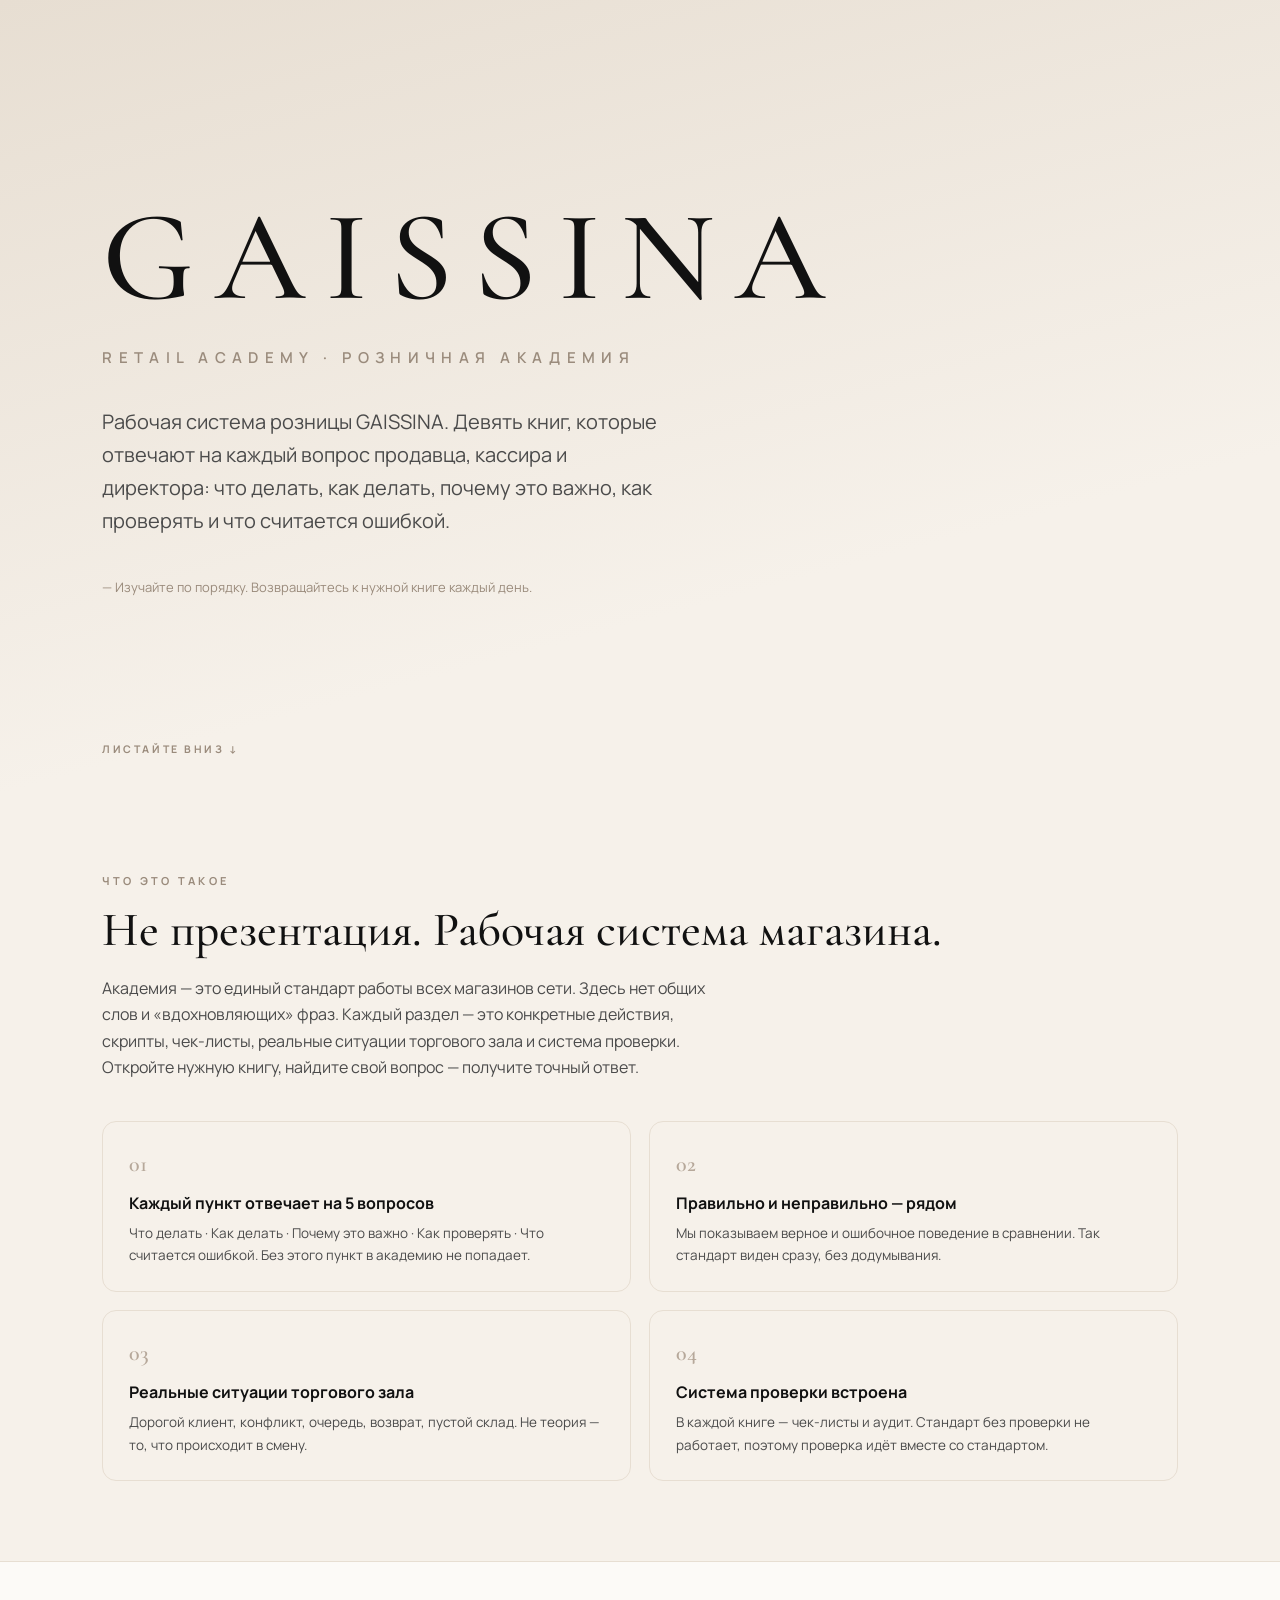
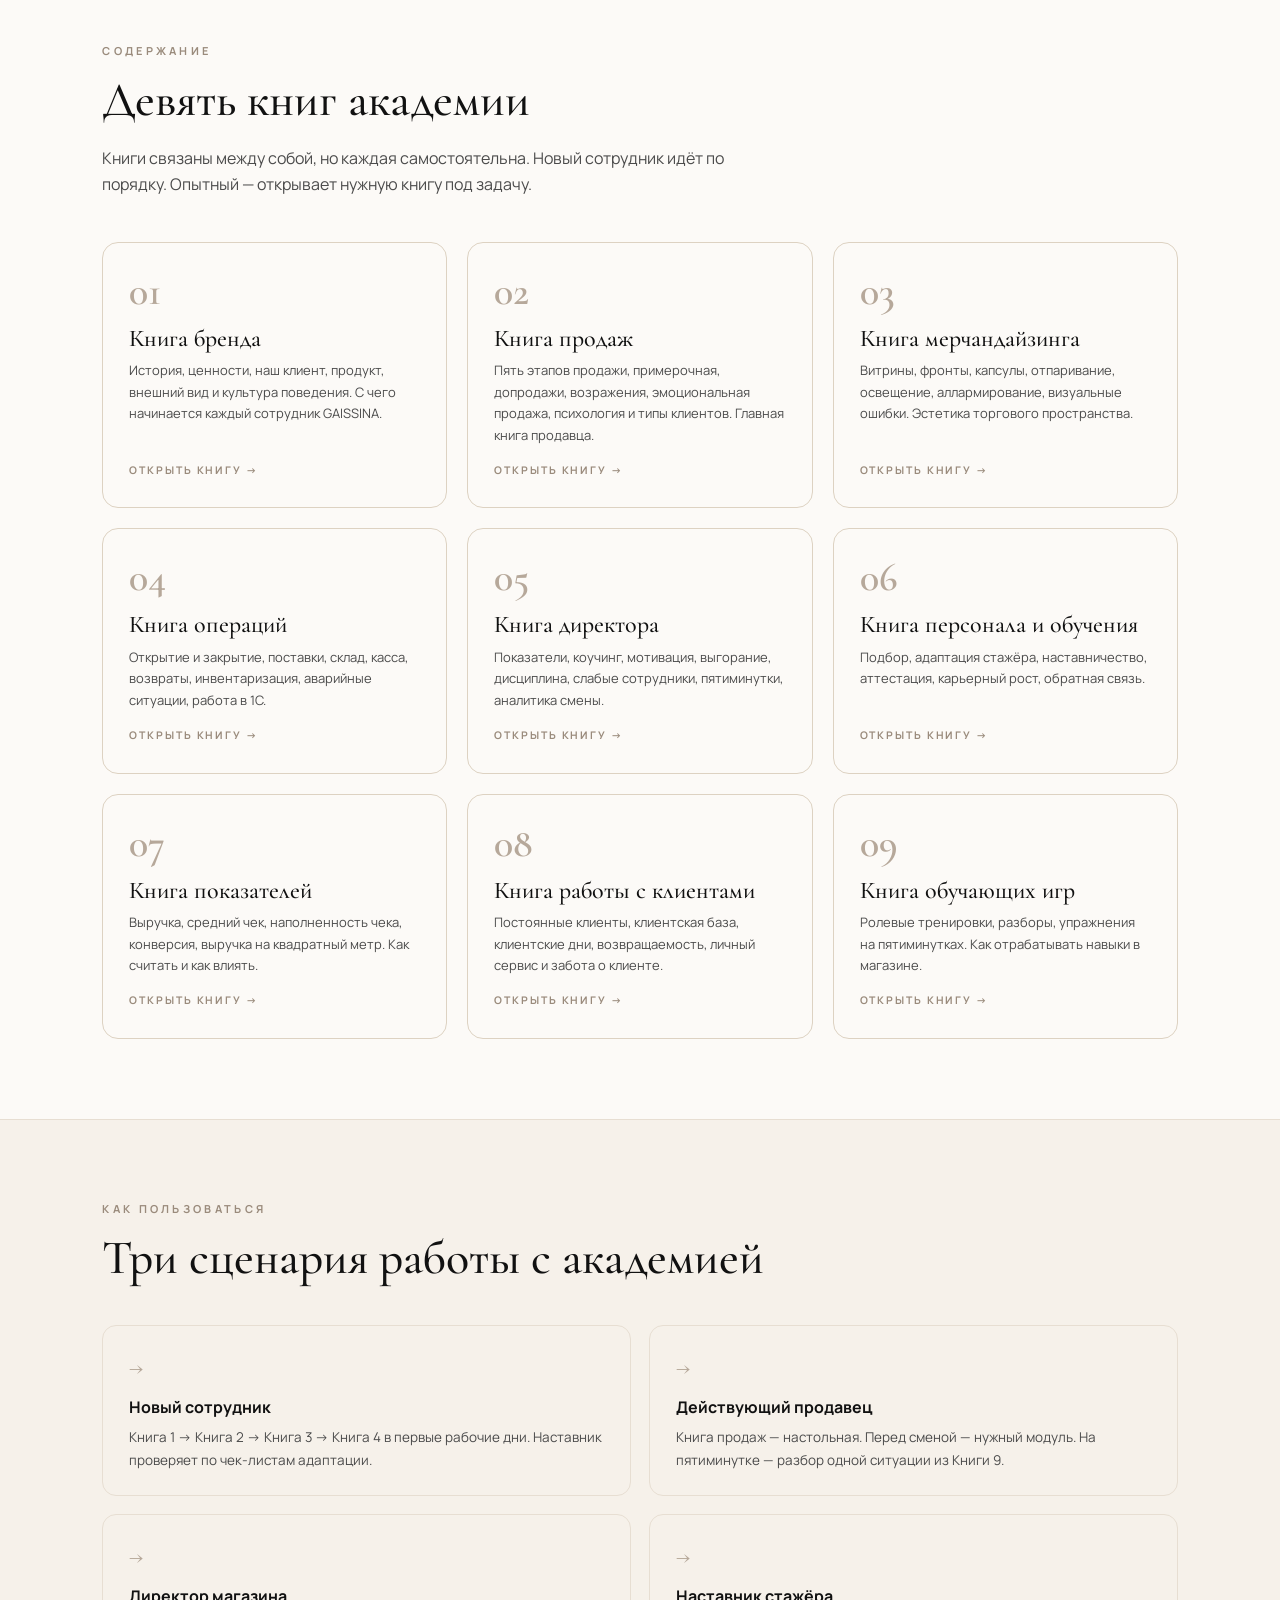
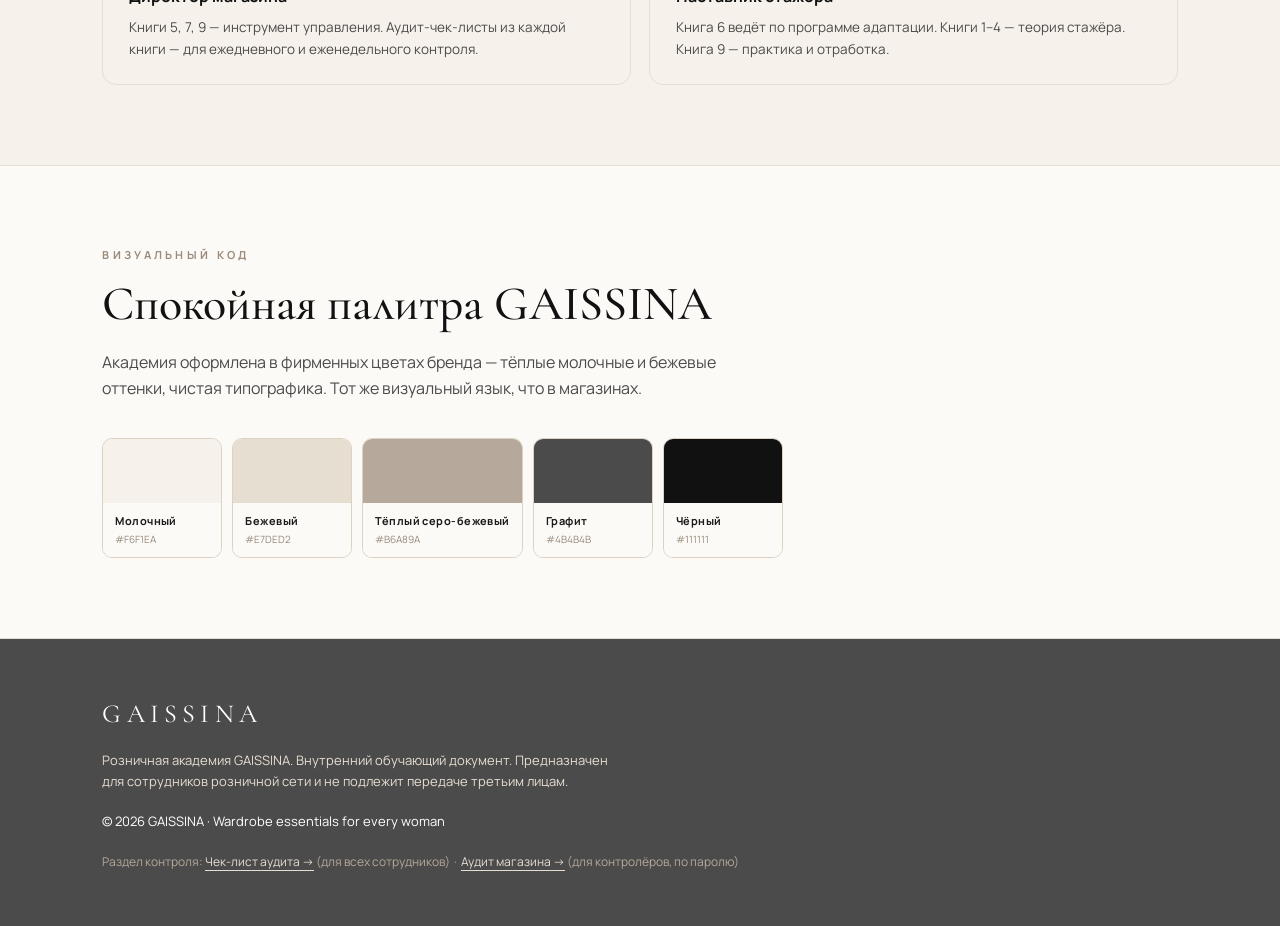
<file: index.html>
<!DOCTYPE html>
<html lang="ru">
<head>
<meta charset="UTF-8">
<meta name="viewport" content="width=device-width, initial-scale=1">
<meta name="robots" content="noindex, nofollow">
<title>GAISSINA Retail Academy</title>
<link rel="stylesheet" href="assets/style.css">
</head>
<body class="home" data-book="">
<div class="progress"><span></span></div>

<!-- ================= ОБЛОЖКА ================= -->
<header class="hero">
  <div class="hero-mark">GAISSINA</div>
  <div class="hero-sub">Retail Academy · Розничная академия</div>
  <p class="hero-lead">
    Рабочая система розницы GAISSINA. Девять книг, которые отвечают на каждый
    вопрос продавца, кассира и директора: что делать, как делать, почему это
    важно, как проверять и что считается ошибкой.
  </p>
  <div class="hero-note">— Изучайте по порядку. Возвращайтесь к нужной книге каждый день.</div>
  <div class="hero-scroll">Листайте вниз ↓</div>
</header>

<!-- ================= ЧТО ЭТО ================= -->
<section class="home-sec">
  <div class="sec-kicker">Что это такое</div>
  <h2 class="sec-h">Не презентация. Рабочая система магазина.</h2>
  <p class="sec-lead">
    Академия — это единый стандарт работы всех магазинов сети. Здесь нет общих
    слов и «вдохновляющих» фраз. Каждый раздел — это конкретные действия,
    скрипты, чек-листы, реальные ситуации торгового зала и система проверки.
    Откройте нужную книгу, найдите свой вопрос — получите точный ответ.
  </p>

  <div class="principles">
    <div class="principle">
      <div class="pn">01</div>
      <h4>Каждый пункт отвечает на 5 вопросов</h4>
      <p>Что делать · Как делать · Почему это важно · Как проверять · Что считается ошибкой. Без этого пункт в академию не попадает.</p>
    </div>
    <div class="principle">
      <div class="pn">02</div>
      <h4>Правильно и неправильно — рядом</h4>
      <p>Мы показываем верное и ошибочное поведение в сравнении. Так стандарт виден сразу, без додумывания.</p>
    </div>
    <div class="principle">
      <div class="pn">03</div>
      <h4>Реальные ситуации торгового зала</h4>
      <p>Дорогой клиент, конфликт, очередь, возврат, пустой склад. Не теория — то, что происходит в смену.</p>
    </div>
    <div class="principle">
      <div class="pn">04</div>
      <h4>Система проверки встроена</h4>
      <p>В каждой книге — чек-листы и аудит. Стандарт без проверки не работает, поэтому проверка идёт вместе со стандартом.</p>
    </div>
  </div>
</section>

<!-- ================= ДЕВЯТЬ КНИГ ================= -->
<section class="home-sec alt">
  <div class="sec-kicker">Содержание</div>
  <h2 class="sec-h">Девять книг академии</h2>
  <p class="sec-lead">
    Книги связаны между собой, но каждая самостоятельна. Новый сотрудник идёт
    по порядку. Опытный — открывает нужную книгу под задачу.
  </p>

  <div class="book-grid">
    <a class="book-card" href="books/01-brand-book.html">
      <div class="bc-n">01</div>
      <div class="bc-t">Книга бренда</div>
      <div class="bc-d">История, ценности, наш клиент, продукт, внешний вид и культура поведения. С чего начинается каждый сотрудник GAISSINA.</div>
      <div class="bc-go">Открыть книгу →</div>
    </a>
    <a class="book-card" href="books/02-selling-book.html">
      <div class="bc-n">02</div>
      <div class="bc-t">Книга продаж</div>
      <div class="bc-d">Пять этапов продажи, примерочная, допродажи, возражения, эмоциональная продажа, психология и типы клиентов. Главная книга продавца.</div>
      <div class="bc-go">Открыть книгу →</div>
    </a>
    <a class="book-card" href="books/03-vm-book.html">
      <div class="bc-n">03</div>
      <div class="bc-t">Книга мерчандайзинга</div>
      <div class="bc-d">Витрины, фронты, капсулы, отпаривание, освещение, аллармирование, визуальные ошибки. Эстетика торгового пространства.</div>
      <div class="bc-go">Открыть книгу →</div>
    </a>
    <a class="book-card" href="books/04-operations-book.html">
      <div class="bc-n">04</div>
      <div class="bc-t">Книга операций</div>
      <div class="bc-d">Открытие и закрытие, поставки, склад, касса, возвраты, инвентаризация, аварийные ситуации, работа в 1С.</div>
      <div class="bc-go">Открыть книгу →</div>
    </a>
    <a class="book-card" href="books/05-director-book.html">
      <div class="bc-n">05</div>
      <div class="bc-t">Книга директора</div>
      <div class="bc-d">Показатели, коучинг, мотивация, выгорание, дисциплина, слабые сотрудники, пятиминутки, аналитика смены.</div>
      <div class="bc-go">Открыть книгу →</div>
    </a>
    <a class="book-card" href="books/06-hr-training-book.html">
      <div class="bc-n">06</div>
      <div class="bc-t">Книга персонала и обучения</div>
      <div class="bc-d">Подбор, адаптация стажёра, наставничество, аттестация, карьерный рост, обратная связь.</div>
      <div class="bc-go">Открыть книгу →</div>
    </a>
    <a class="book-card" href="books/07-kpi-book.html">
      <div class="bc-n">07</div>
      <div class="bc-t">Книга показателей</div>
      <div class="bc-d">Выручка, средний чек, наполненность чека, конверсия, выручка на квадратный метр. Как считать и как влиять.</div>
      <div class="bc-go">Открыть книгу →</div>
    </a>
    <a class="book-card" href="books/08-clienteling-book.html">
      <div class="bc-n">08</div>
      <div class="bc-t">Книга работы с клиентами</div>
      <div class="bc-d">Постоянные клиенты, клиентская база, клиентские дни, возвращаемость, личный сервис и забота о клиенте.</div>
      <div class="bc-go">Открыть книгу →</div>
    </a>
    <a class="book-card" href="books/09-games-book.html">
      <div class="bc-n">09</div>
      <div class="bc-t">Книга обучающих игр</div>
      <div class="bc-d">Ролевые тренировки, разборы, упражнения на пятиминутках. Как отрабатывать навыки в магазине.</div>
      <div class="bc-go">Открыть книгу →</div>
    </a>
  </div>
</section>

<!-- ================= КАК ПОЛЬЗОВАТЬСЯ ================= -->
<section class="home-sec">
  <div class="sec-kicker">Как пользоваться</div>
  <h2 class="sec-h">Три сценария работы с академией</h2>
  <div class="principles">
    <div class="principle">
      <div class="pn">→</div>
      <h4>Новый сотрудник</h4>
      <p>Книга 1 → Книга 2 → Книга 3 → Книга 4 в первые рабочие дни. Наставник проверяет по чек-листам адаптации.</p>
    </div>
    <div class="principle">
      <div class="pn">→</div>
      <h4>Действующий продавец</h4>
      <p>Книга продаж — настольная. Перед сменой — нужный модуль. На пятиминутке — разбор одной ситуации из Книги 9.</p>
    </div>
    <div class="principle">
      <div class="pn">→</div>
      <h4>Директор магазина</h4>
      <p>Книги 5, 7, 9 — инструмент управления. Аудит-чек-листы из каждой книги — для ежедневного и еженедельного контроля.</p>
    </div>
    <div class="principle">
      <div class="pn">→</div>
      <h4>Наставник стажёра</h4>
      <p>Книга 6 ведёт по программе адаптации. Книги 1–4 — теория стажёра. Книга 9 — практика и отработка.</p>
    </div>
  </div>
</section>

<!-- ================= ФИРМЕННЫЙ СТИЛЬ ================= -->
<section class="home-sec alt">
  <div class="sec-kicker">Визуальный код</div>
  <h2 class="sec-h">Спокойная палитра GAISSINA</h2>
  <p class="sec-lead">
    Академия оформлена в фирменных цветах бренда — тёплые молочные и бежевые
    оттенки, чистая типографика. Тот же визуальный язык, что в магазинах.
  </p>
  <div class="swatches">
    <div class="swatch"><div class="chip" style="background:#F6F1EA"></div><div class="sw-t"><b>Молочный</b><span>#F6F1EA</span></div></div>
    <div class="swatch"><div class="chip" style="background:#E7DED2"></div><div class="sw-t"><b>Бежевый</b><span>#E7DED2</span></div></div>
    <div class="swatch"><div class="chip" style="background:#B6A89A"></div><div class="sw-t"><b>Тёплый серо-бежевый</b><span>#B6A89A</span></div></div>
    <div class="swatch"><div class="chip" style="background:#4B4B4B"></div><div class="sw-t"><b>Графит</b><span>#4B4B4B</span></div></div>
    <div class="swatch"><div class="chip" style="background:#111111"></div><div class="sw-t"><b>Чёрный</b><span>#111111</span></div></div>
  </div>
</section>

<!-- ================= ПОДВАЛ ================= -->
<footer class="home-foot">
  <div class="ff-mark">GAISSINA</div>
  <p style="margin-top:14px;max-width:520px">
    Розничная академия GAISSINA. Внутренний обучающий документ. Предназначен
    для сотрудников розничной сети и не подлежит передаче третьим лицам.
  </p>
  <p style="margin-top:18px;color:#fff">© <span data-year>2026</span> GAISSINA · Wardrobe essentials for every woman</p>
  <p style="margin-top:20px;font-size:12px;color:#B6A89A">
    Раздел контроля:
    <a href="checklist/index.html" style="color:#E7DED2;border-bottom:1px solid #E7DED2;text-decoration:none">Чек-лист аудита →</a>
    (для всех сотрудников)
    &nbsp;·&nbsp;
    <a href="audit/index.html" style="color:#E7DED2;border-bottom:1px solid #E7DED2;text-decoration:none">Аудит магазина →</a>
    (для контролёров, по паролю)
  </p>
</footer>

<script src="assets/academy.js"></script>
</body>
</html>
</file>
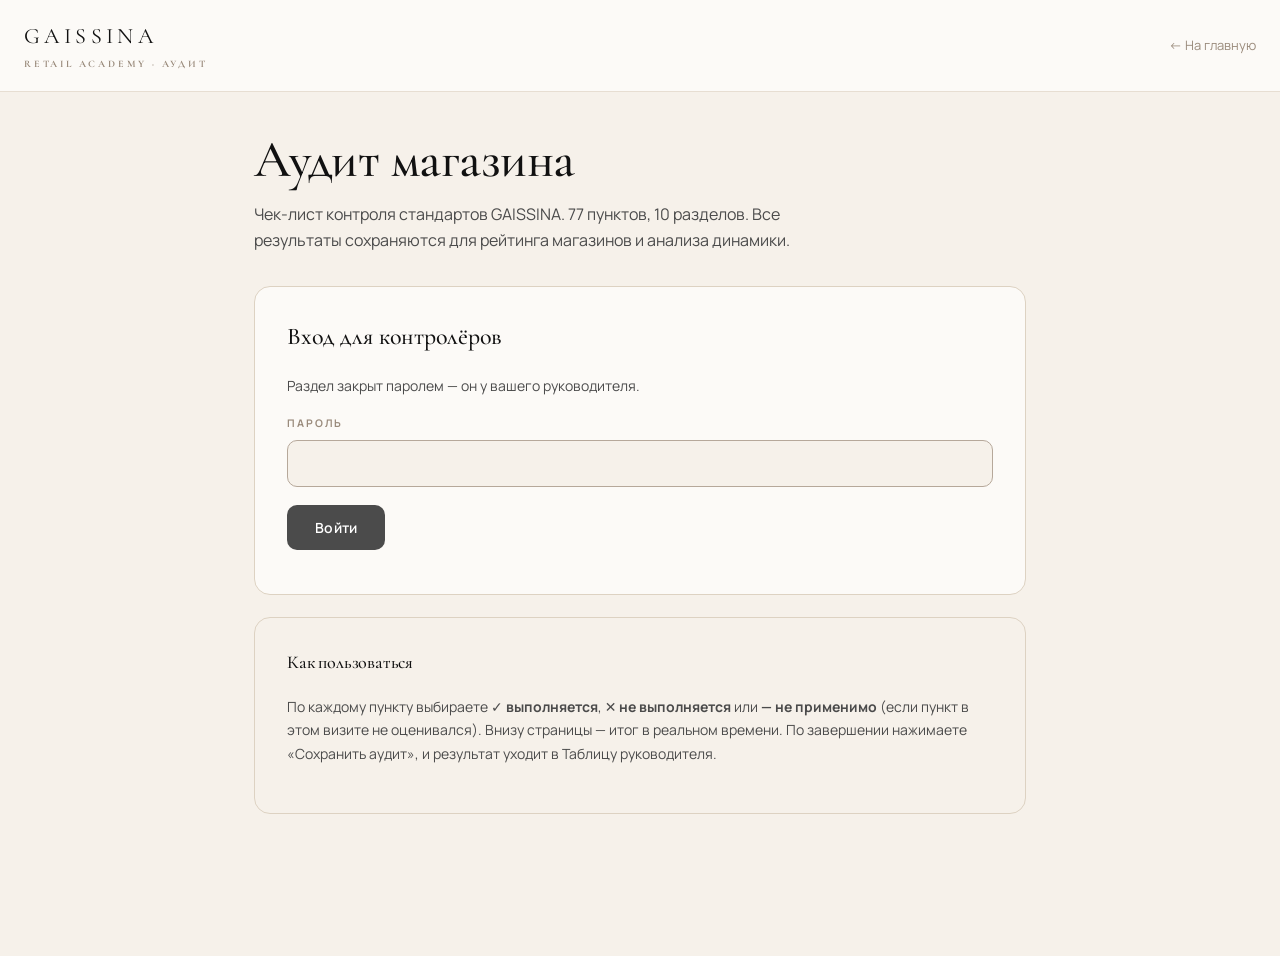
<file: audit/index.html>
<!DOCTYPE html>
<html lang="ru">
<head>
<meta charset="UTF-8">
<meta name="viewport" content="width=device-width, initial-scale=1">
<meta name="robots" content="noindex, nofollow">
<title>Аудит магазина · GAISSINA Retail Academy</title>
<link rel="stylesheet" href="../assets/style.css">
<link rel="stylesheet" href="audit.css">
</head>
<body class="audit" data-page="entry">
<div class="progress"><span></span></div>

<header class="audit-top">
  <a href="../index.html" class="at-brand">
    GAISSINA
    <div class="at-sub">Retail Academy · Аудит</div>
  </a>
  <a href="../index.html" class="at-back">← На главную</a>
</header>

<main class="audit-wrap">

  <h1 class="audit-h1">Аудит магазина</h1>
  <p class="audit-lead">
    Чек-лист контроля стандартов GAISSINA. 77 пунктов, 10 разделов.
    Все результаты сохраняются для рейтинга магазинов и анализа динамики.
  </p>

  <!-- ============ ВХОД ПО ПАРОЛЮ ============ -->
  <div class="audit-card" id="pwd-gate">
    <h2>Вход для контролёров</h2>
    <p class="desc">Раздел закрыт паролем — он у вашего руководителя.</p>
    <div class="field">
      <label for="pwd-input">Пароль</label>
      <input type="password" id="pwd-input" autocomplete="off" autofocus>
    </div>
    <button class="btn" id="pwd-btn">Войти</button>
    <div class="err-msg" id="pwd-err" style="margin-top:14px;display:block;background:transparent;border:none;padding:0"></div>
  </div>

  <!-- ============ СТАРТОВАЯ ФОРМА ============ -->
  <div class="audit-card" id="start-form" style="display:none">
    <h2>Параметры визита</h2>
    <p class="desc">Заполните перед началом обхода — эта информация попадёт в Таблицу.</p>

    <div class="field">
      <label for="store">Магазин</label>
      <select id="store">
        <option value="">— выберите магазин —</option>
      </select>
    </div>

    <div class="field-row">
      <div class="field">
        <label for="auditor">Аудитор (ваше имя)</label>
        <input type="text" id="auditor" placeholder="Например: Наталья Куприянова">
      </div>
      <div class="field">
        <label for="director">Директор магазина</label>
        <input type="text" id="director" placeholder="Имя и фамилия">
      </div>
    </div>

    <div class="field">
      <label>Дата</label>
      <div style="font-size:15px;color:var(--graphite);padding:6px 0" id="date-show">—</div>
    </div>

    <div class="err-msg" id="start-err" style="display:block;background:transparent;border:none;padding:0;margin-bottom:14px"></div>
    <button class="btn" id="go-btn">Начать аудит →</button>
  </div>

  <div class="audit-card" style="background:var(--milk)">
    <h2 style="font-size:18px">Как пользоваться</h2>
    <p class="desc">
      По каждому пункту выбираете <b>✓ выполняется</b>, <b>✕ не выполняется</b> или
      <b>— не применимо</b> (если пункт в этом визите не оценивался).
      Внизу страницы — итог в реальном времени. По завершении нажимаете «Сохранить аудит»,
      и результат уходит в Таблицу руководителя.
    </p>
  </div>

</main>

<script src="data.js"></script>
<script src="audit.js"></script>
</body>
</html>
</file>
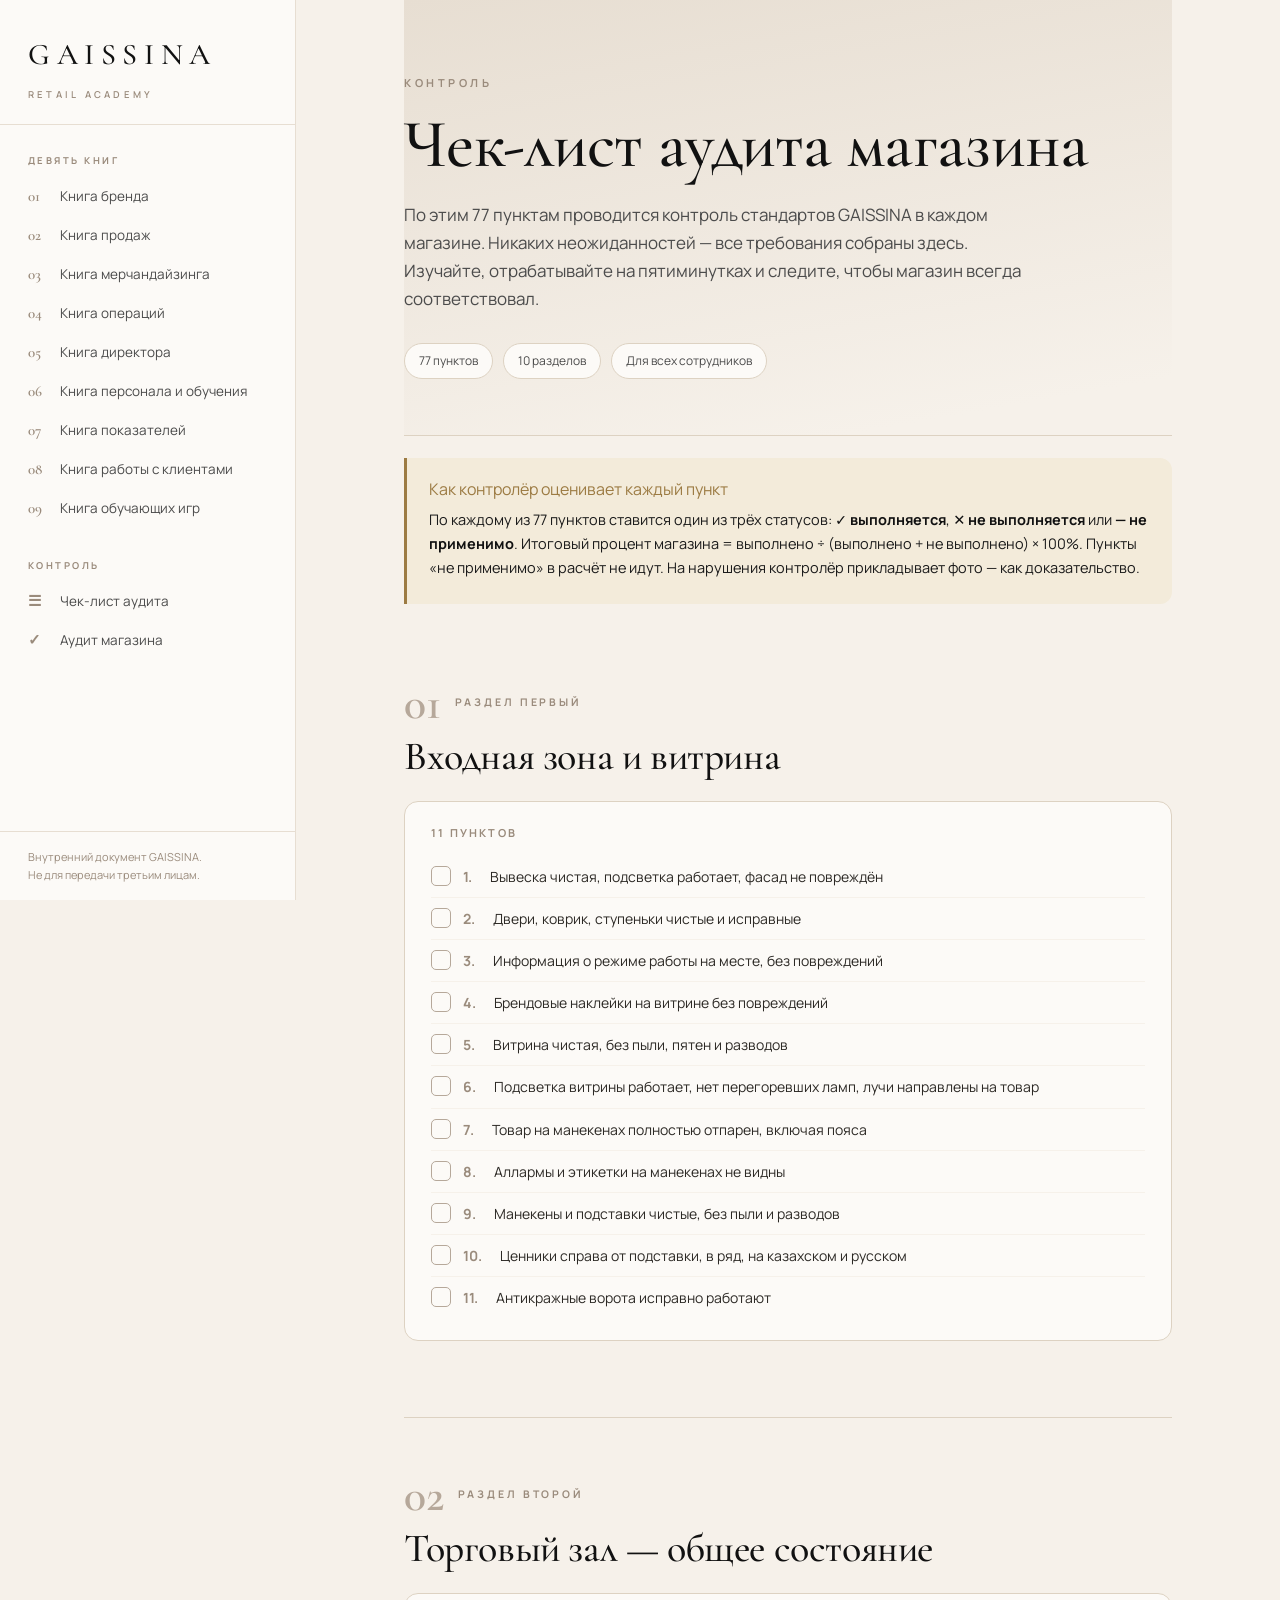
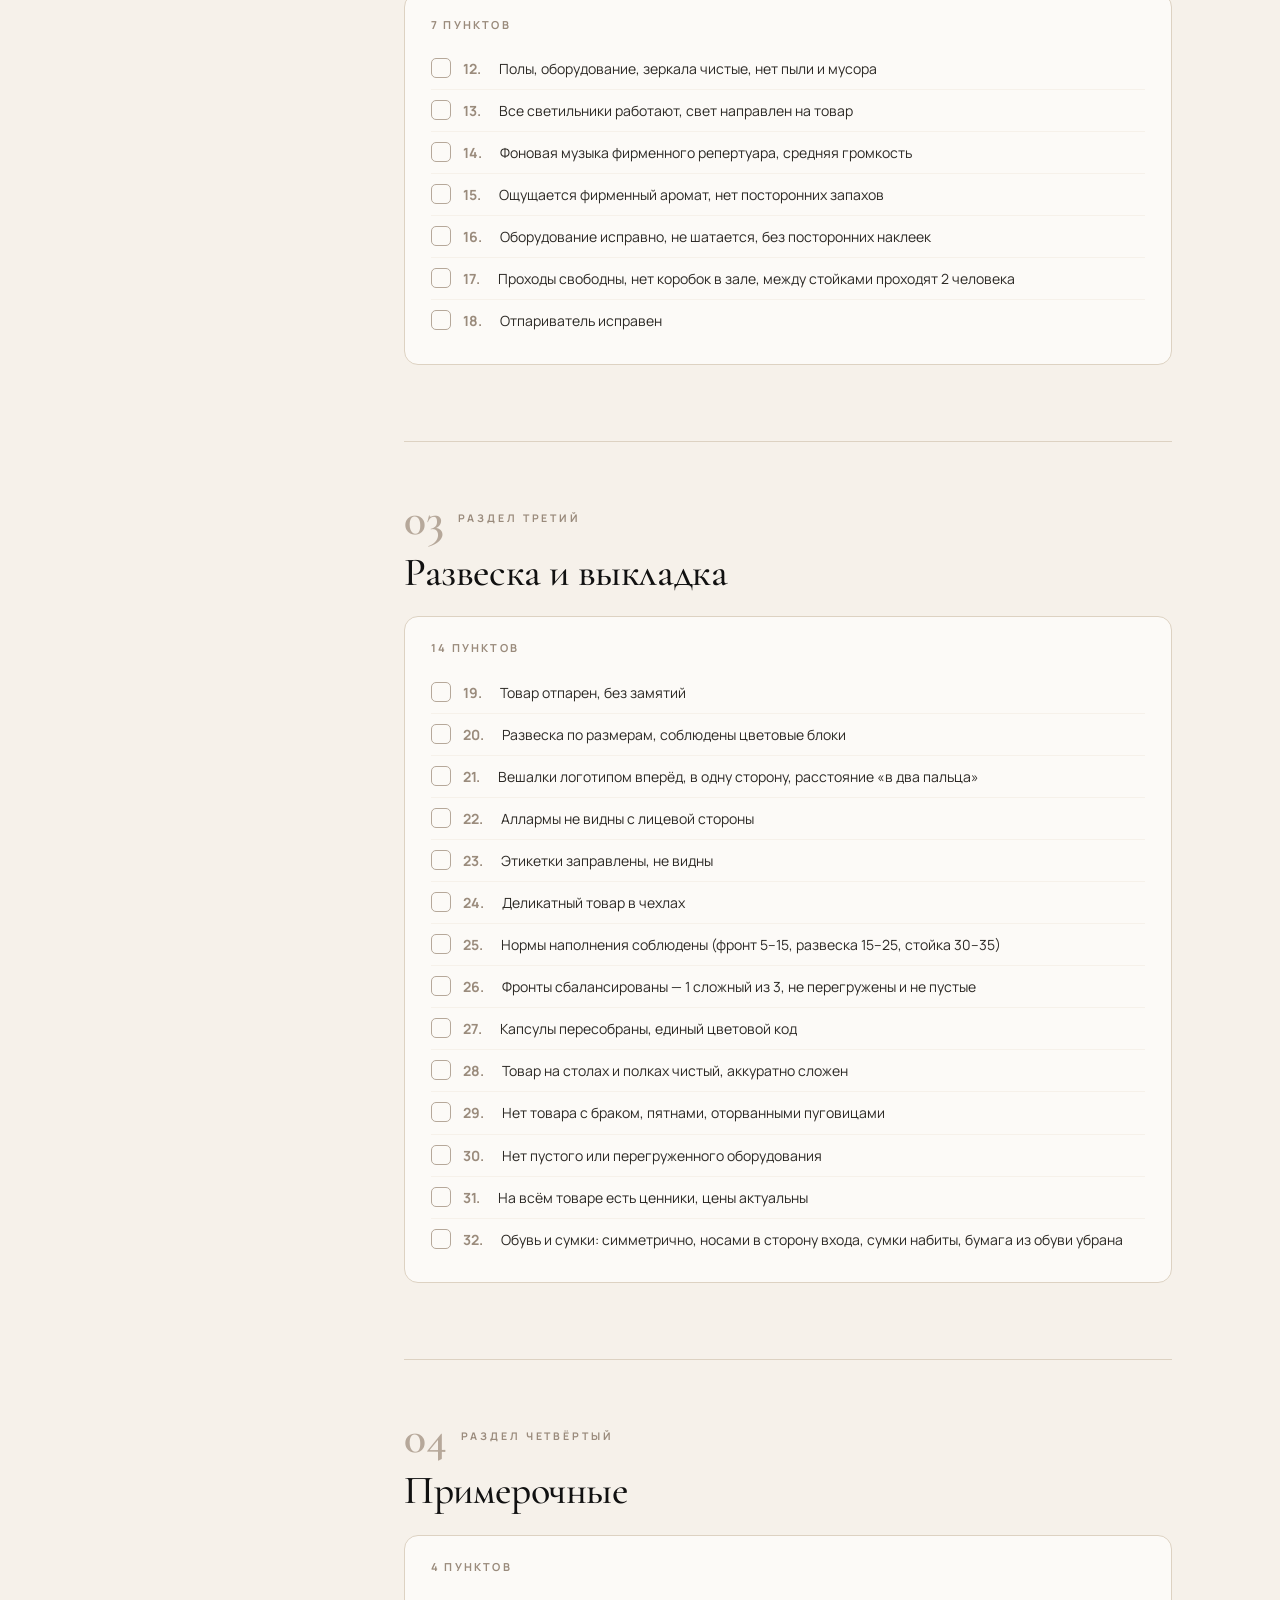
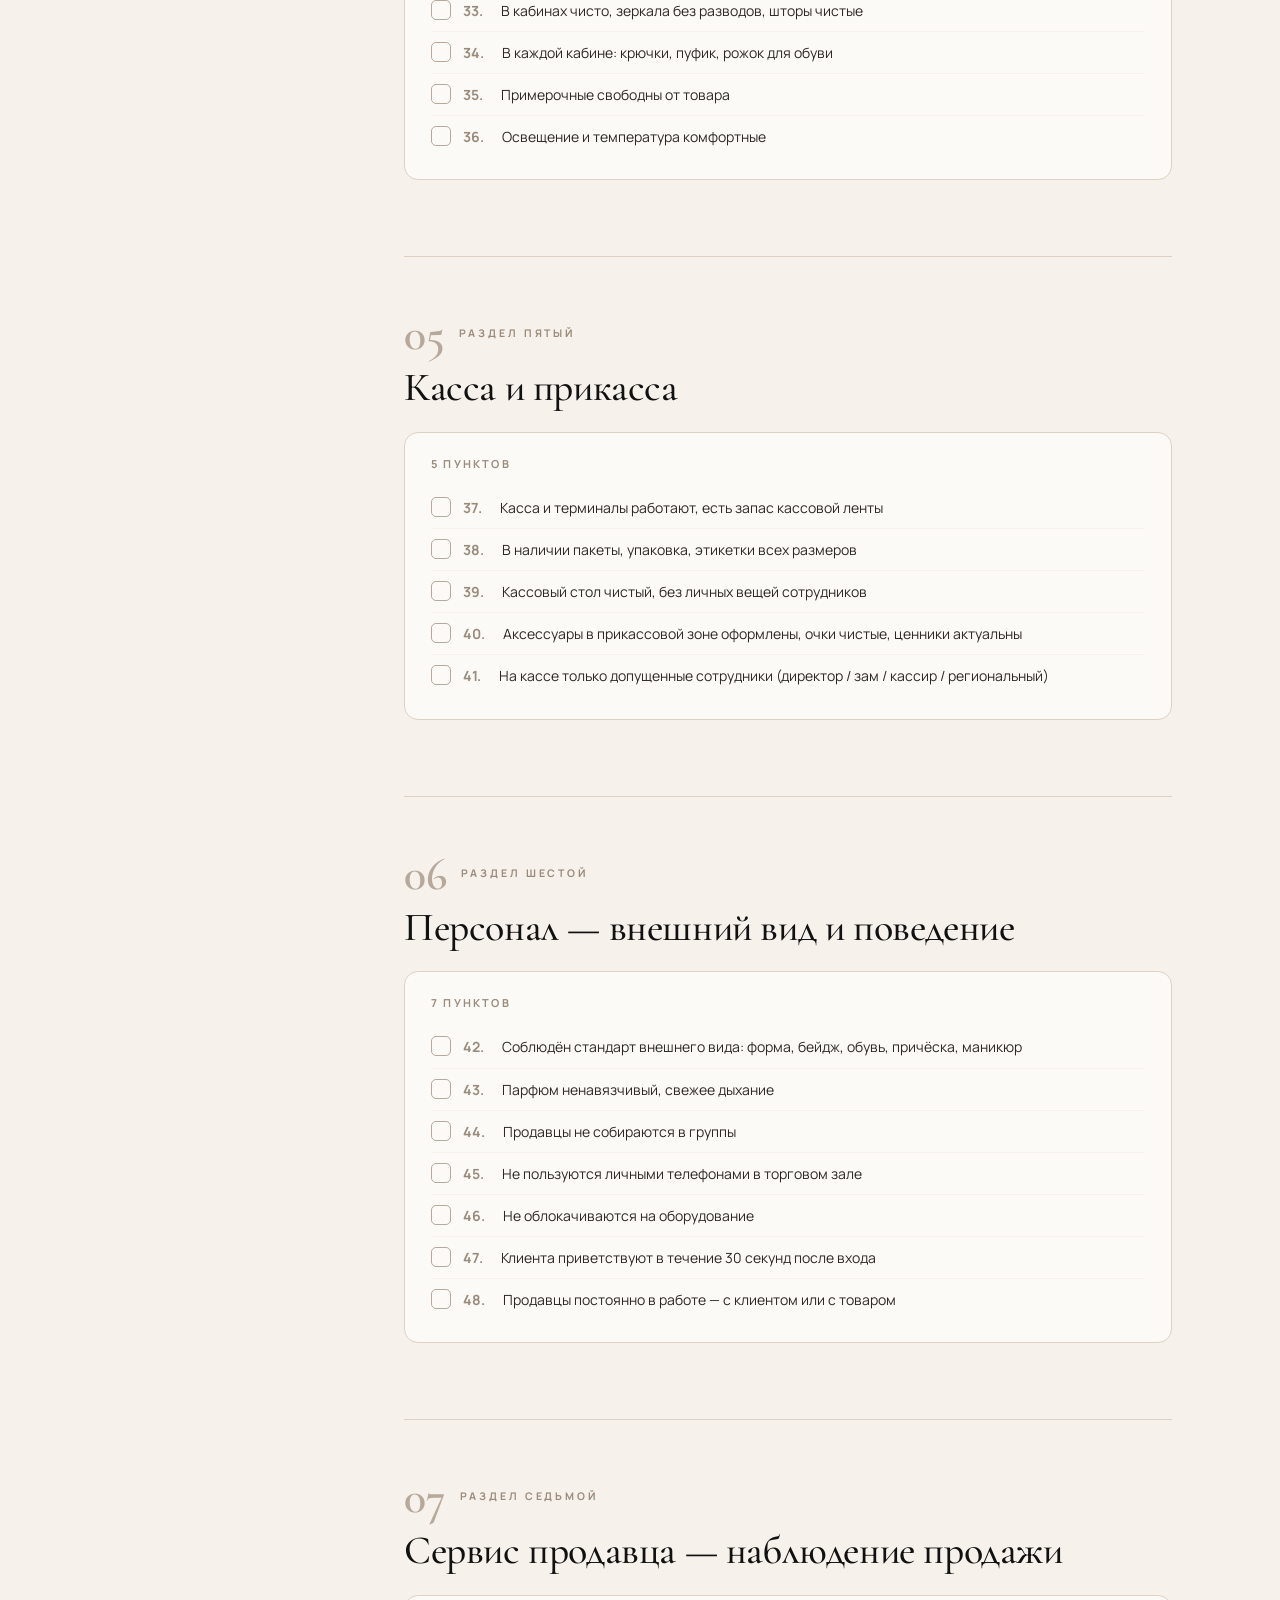
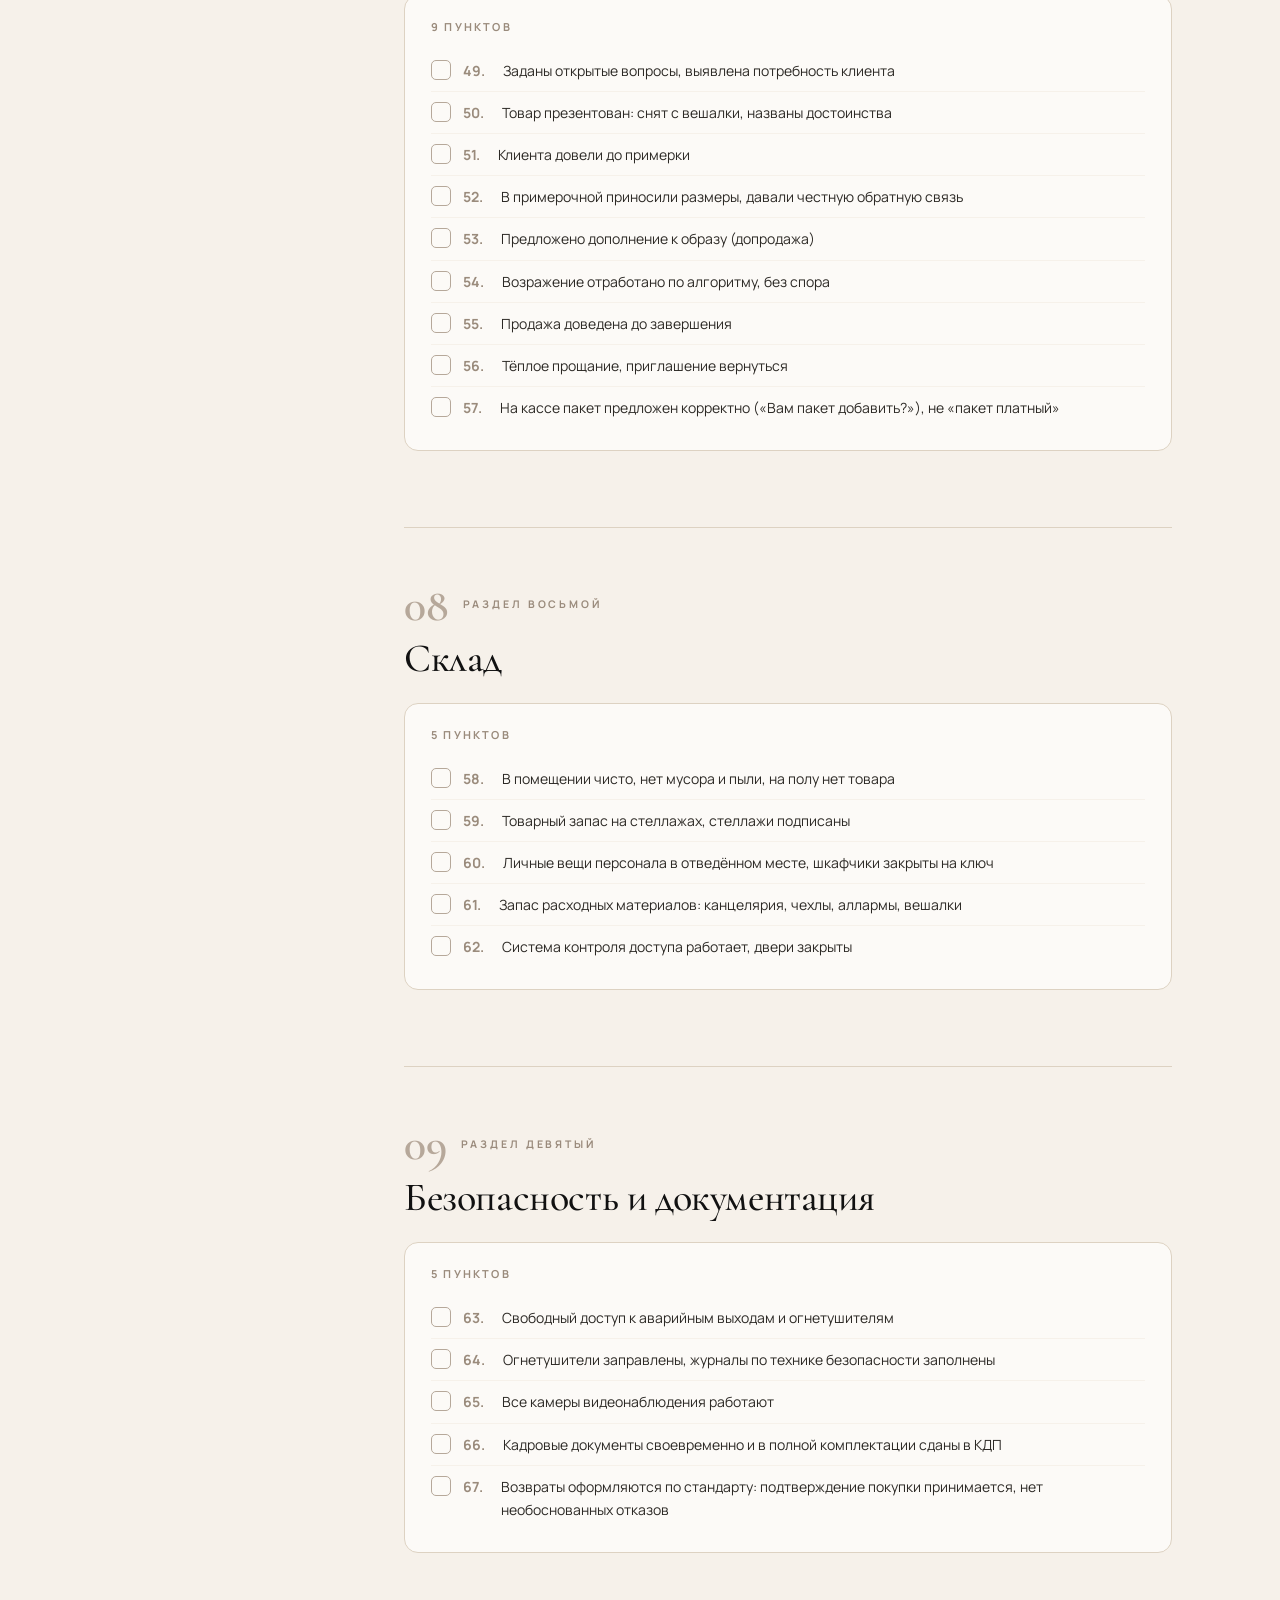
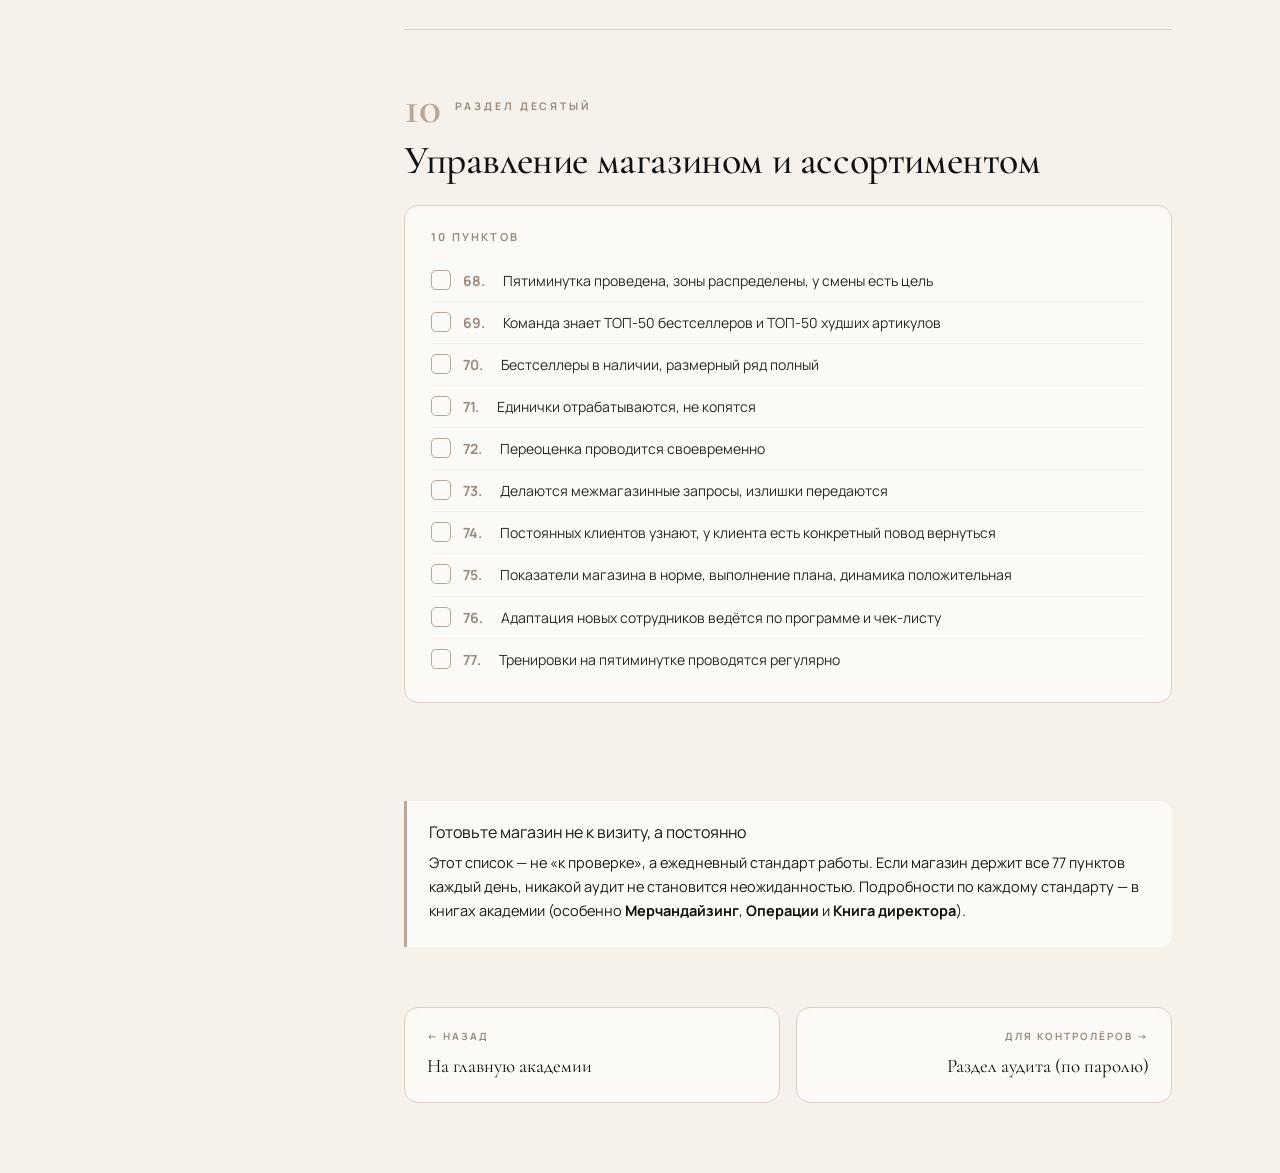
<file: checklist/index.html>
<!DOCTYPE html>
<html lang="ru">
<head>
<meta charset="UTF-8">
<meta name="viewport" content="width=device-width, initial-scale=1">
<meta name="robots" content="noindex, nofollow">
<title>Чек-лист аудита магазина · GAISSINA Retail Academy</title>
<link rel="stylesheet" href="../assets/style.css">
</head>
<body data-book="">
<div class="progress"><span></span></div>
<button class="menu-btn" aria-label="Меню"><span></span></button>
<div class="scrim"></div>
<aside class="sidebar" id="sidebar"></aside>

<main class="content">
<div class="wrap">

  <header class="book-head">
    <div class="book-kicker">Контроль</div>
    <h1 class="book-title">Чек-лист аудита магазина</h1>
    <p class="book-lead">
      По этим 77 пунктам проводится контроль стандартов GAISSINA в каждом
      магазине. Никаких неожиданностей — все требования собраны здесь.
      Изучайте, отрабатывайте на пятиминутках и следите, чтобы магазин всегда
      соответствовал.
    </p>
    <div class="book-meta">
      <span class="pill">77 пунктов</span>
      <span class="pill">10 разделов</span>
      <span class="pill">Для всех сотрудников</span>
    </div>
  </header>

  <div class="callout rule">
    <div class="co-h">Как контролёр оценивает каждый пункт</div>
    <p>
      По каждому из 77 пунктов ставится один из трёх статусов:
      <strong>✓ выполняется</strong>, <strong>✕ не выполняется</strong> или
      <strong>— не применимо</strong>. Итоговый процент магазина = выполнено ÷
      (выполнено + не выполнено) × 100%. Пункты «не применимо» в расчёт не
      идут. На нарушения контролёр прикладывает фото — как доказательство.
    </p>
  </div>

  <div id="checklist-sections"></div>

  <div class="callout">
    <div class="co-h">Готовьте магазин не к визиту, а постоянно</div>
    <p>
      Этот список — не «к проверке», а ежедневный стандарт работы.
      Если магазин держит все 77 пунктов каждый день, никакой аудит не
      становится неожиданностью. Подробности по каждому стандарту — в книгах
      академии (особенно <strong>Мерчандайзинг</strong>, <strong>Операции</strong>
      и <strong>Книга директора</strong>).
    </p>
  </div>

  <nav class="book-nav">
    <a class="prev" href="../index.html">
      <div class="bn-dir">← Назад</div>
      <div class="bn-t">На главную академии</div>
    </a>
    <a class="next" href="../audit/index.html">
      <div class="bn-dir">Для контролёров →</div>
      <div class="bn-t">Раздел аудита (по паролю)</div>
    </a>
  </nav>

</div>
</main>

<script src="../audit/data.js"></script>
<script src="../assets/academy.js"></script>
<script>
(function(){
  var container = document.getElementById('checklist-sections');
  if (!container || !window.AUDIT_DATA) return;

  var sectionWords = ['первый','второй','третий','четвёртый','пятый','шестой','седьмой','восьмой','девятый','десятый'];
  function escapeHtml(s){
    return String(s).replace(/[&<>"']/g, function(c){
      return ({'&':'&amp;','<':'&lt;','>':'&gt;','"':'&quot;',"'":'&#39;'})[c];
    });
  }

  var globalNum = 0;
  var html = '';
  window.AUDIT_DATA.forEach(function(sec, si){
    var sNum = String(si+1).padStart(2,'0');
    html += '<section class="module">' +
      '<div class="module-tag"><span class="num">' + sNum + '</span><span class="lbl">Раздел ' + (sectionWords[si]||(si+1)) + '</span></div>' +
      '<h2 class="module-title">' + escapeHtml(sec.section) + '</h2>' +
      '<div class="checklist"><div class="ttl">' + sec.items.length + ' пунктов</div><ul>';
    sec.items.forEach(function(text){
      globalNum++;
      html += '<li><strong style="color:var(--taupe-d);font-weight:700;margin-right:6px">' + globalNum + '.</strong>' + escapeHtml(text) + '</li>';
    });
    html += '</ul></div></section>';
  });
  container.innerHTML = html;
})();
</script>
</body>
</html>
</file>
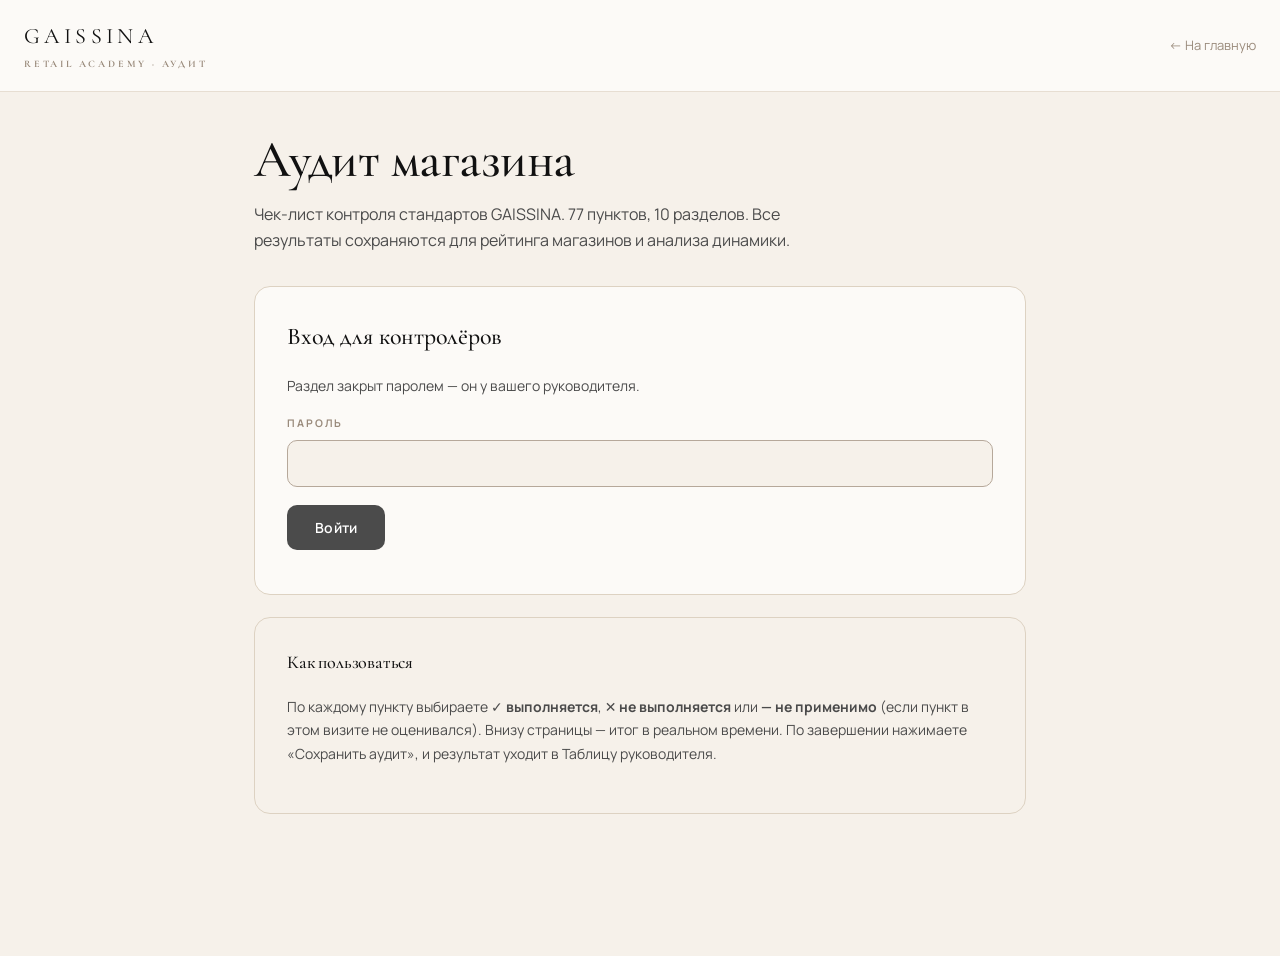
<file: audit/checklist.html>
<!DOCTYPE html>
<html lang="ru">
<head>
<meta charset="UTF-8">
<meta name="viewport" content="width=device-width, initial-scale=1">
<meta name="robots" content="noindex, nofollow">
<title>Чек-лист аудита · GAISSINA Retail Academy</title>
<link rel="stylesheet" href="../assets/style.css">
<link rel="stylesheet" href="audit.css">
</head>
<body class="audit" data-page="checklist">
<div class="progress"><span></span></div>

<header class="audit-top">
  <a href="../index.html" class="at-brand">
    GAISSINA
    <div class="at-sub">Retail Academy · Аудит</div>
  </a>
  <a href="index.html" class="at-back">← Прервать</a>
</header>

<div class="visit-head">
  <div class="vh-grid">
    <div class="vh-cell">
      <div class="vh-lbl">Магазин</div>
      <div class="vh-val" id="vh-store">—</div>
    </div>
    <div class="vh-cell">
      <div class="vh-lbl">Аудитор</div>
      <div class="vh-val" id="vh-auditor">—</div>
    </div>
    <div class="vh-cell">
      <div class="vh-lbl">Директор</div>
      <div class="vh-val" id="vh-director">—</div>
    </div>
    <div class="vh-cell">
      <div class="vh-lbl">Дата</div>
      <div class="vh-val" id="vh-date">—</div>
    </div>
  </div>
</div>

<main class="audit-wrap" id="audit-content">
  <div id="sections"></div>
</main>

<div class="audit-bar">
  <div class="audit-bar-in">
    <div class="stat">
      <div class="v" id="bar-pct">—</div>
      <div class="l">Итог</div>
    </div>
    <div class="counts">
      <span>✓ <b id="bar-yes">0</b></span>
      <span>✕ <b id="bar-no">0</b></span>
      <span>— <b id="bar-na">0</b></span>
      <span><b id="bar-of">0 / 77</b></span>
    </div>
    <button class="btn" id="submit-btn" disabled>Отметьте все пункты</button>
  </div>
</div>

<script src="data.js"></script>
<script src="audit.js"></script>
</body>
</html>
</file>
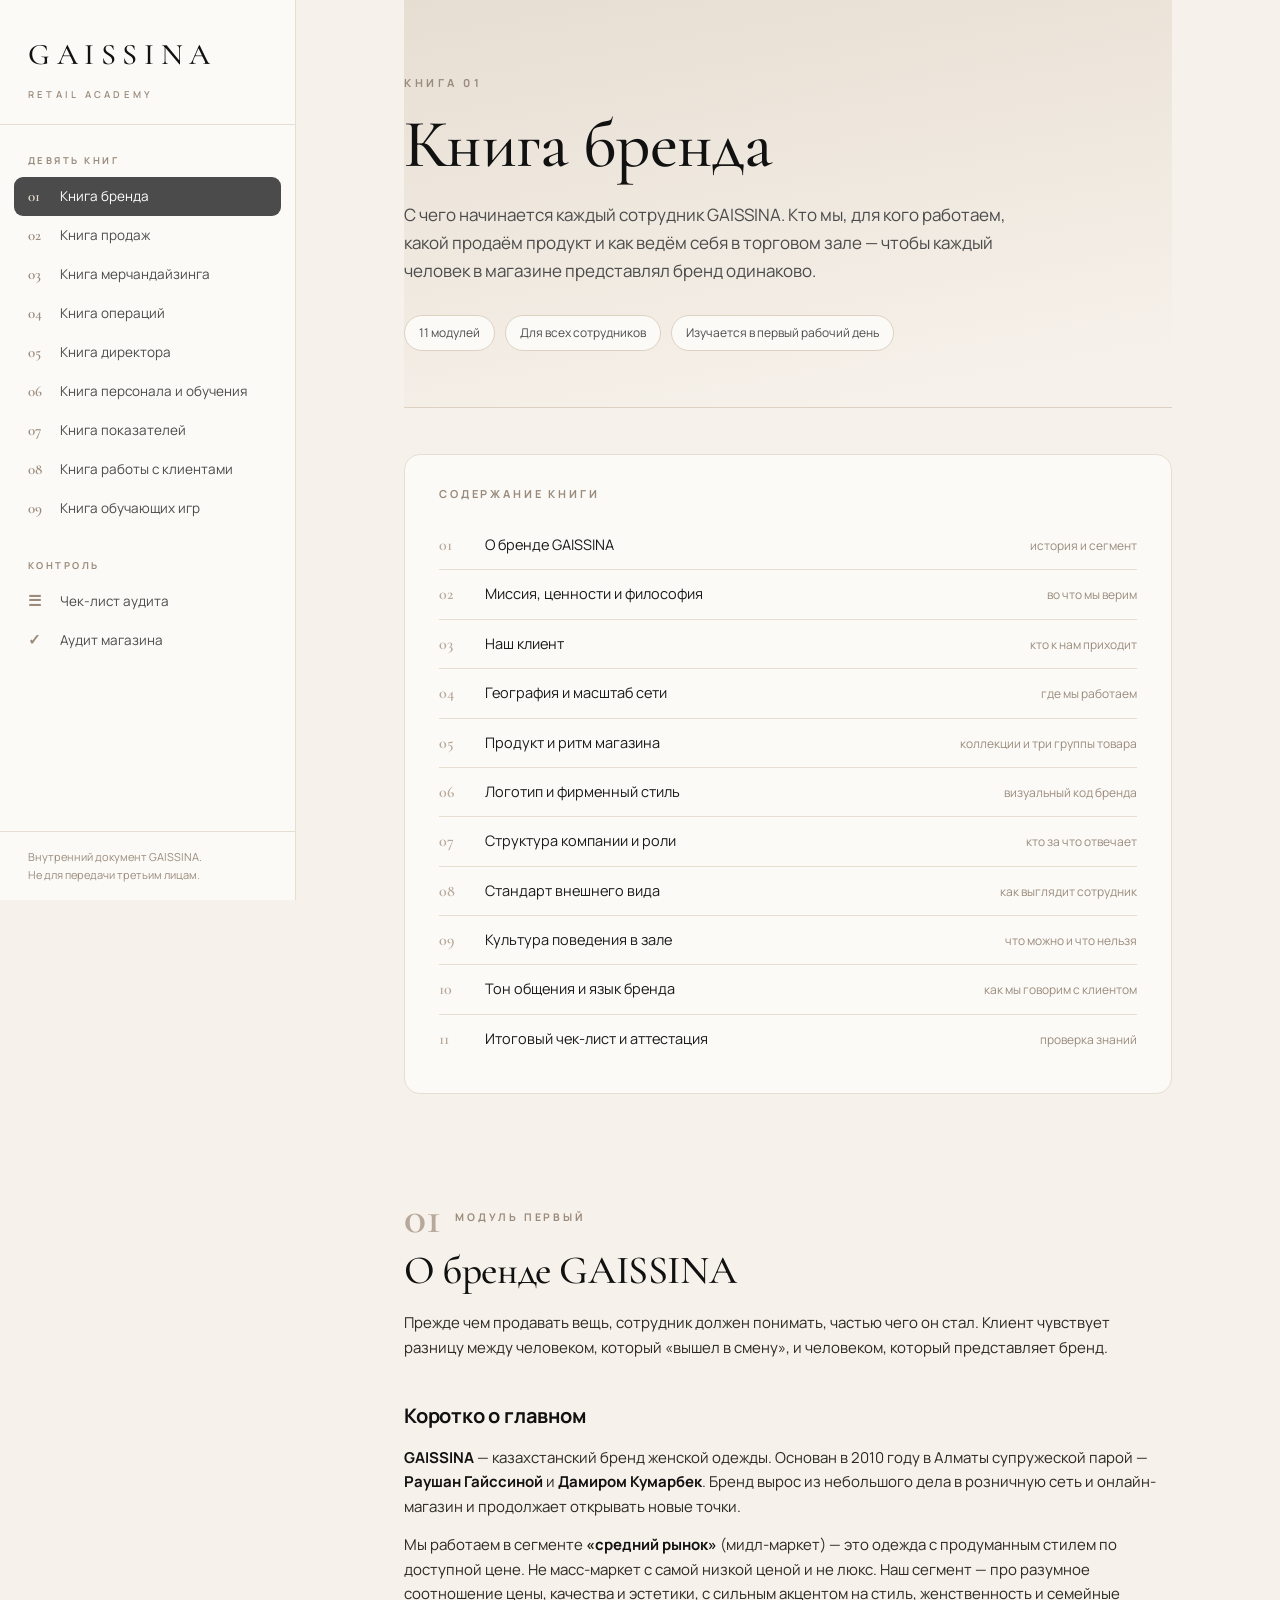
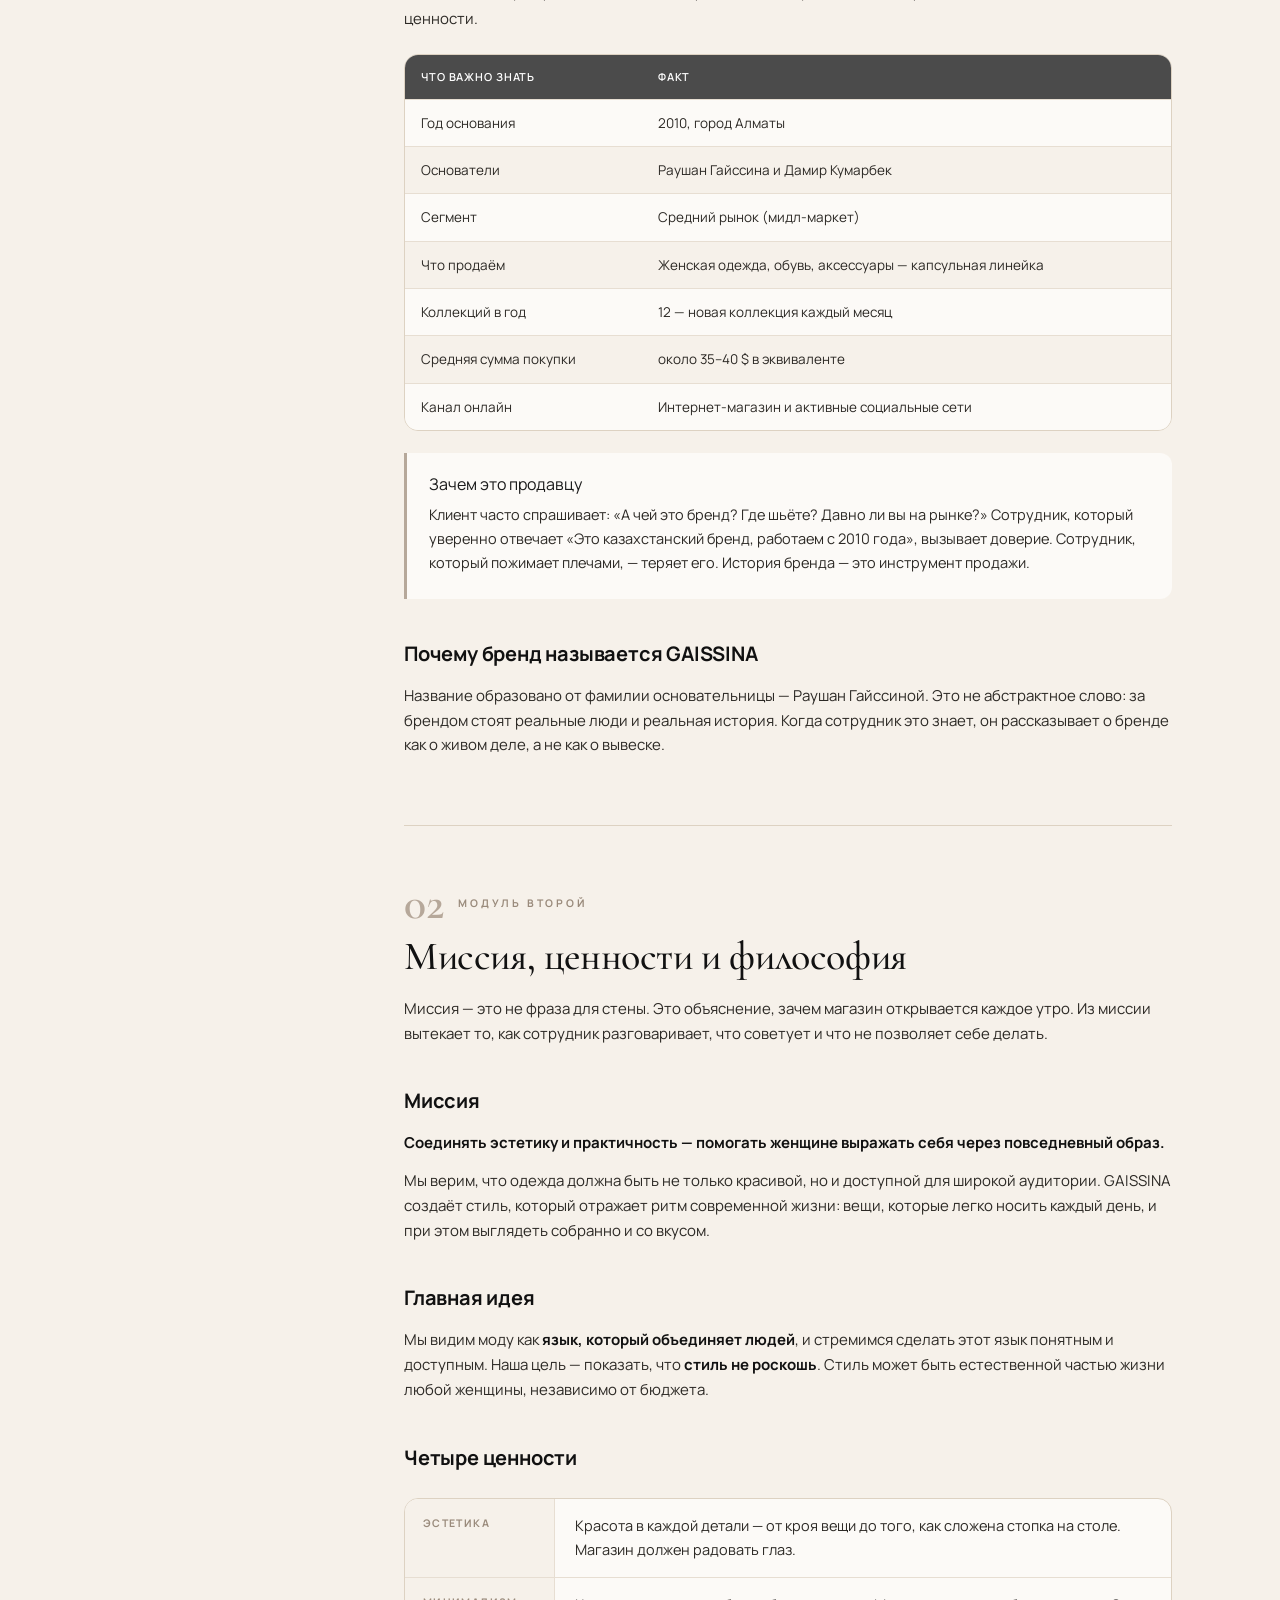
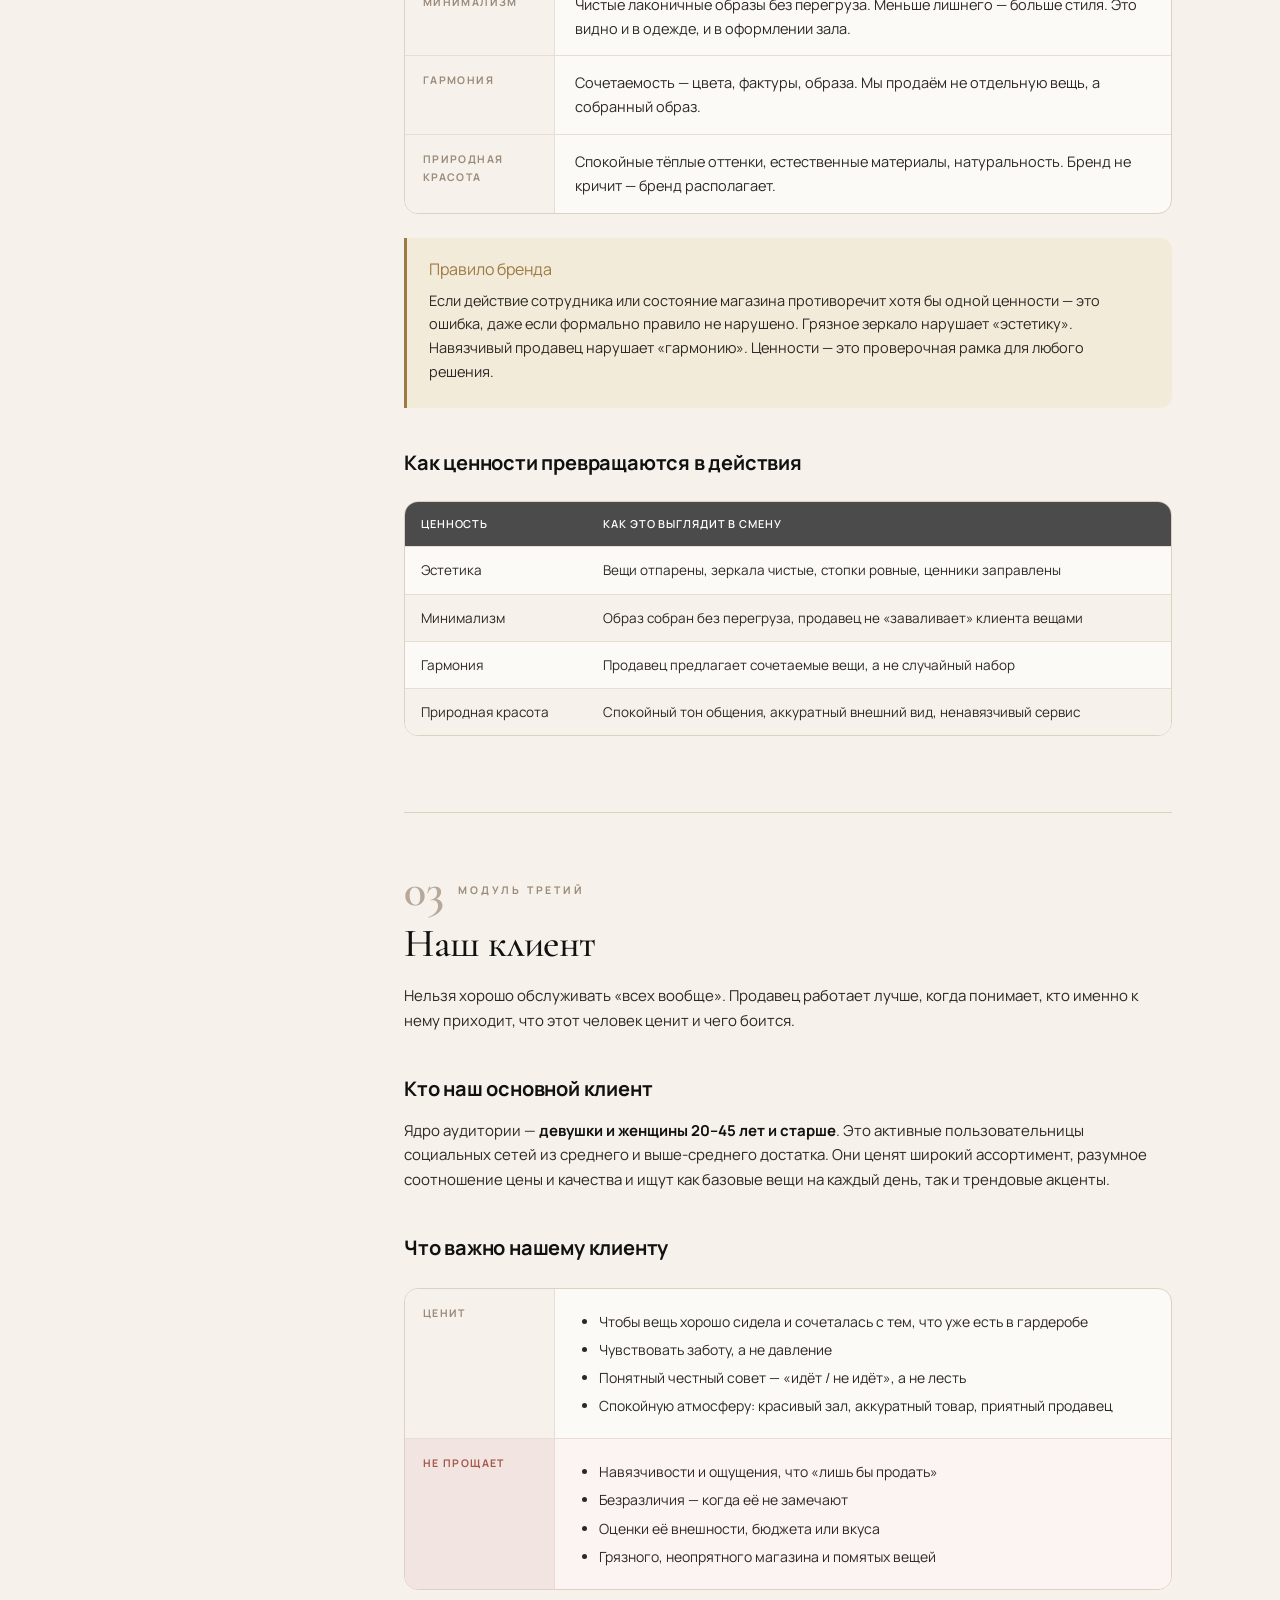
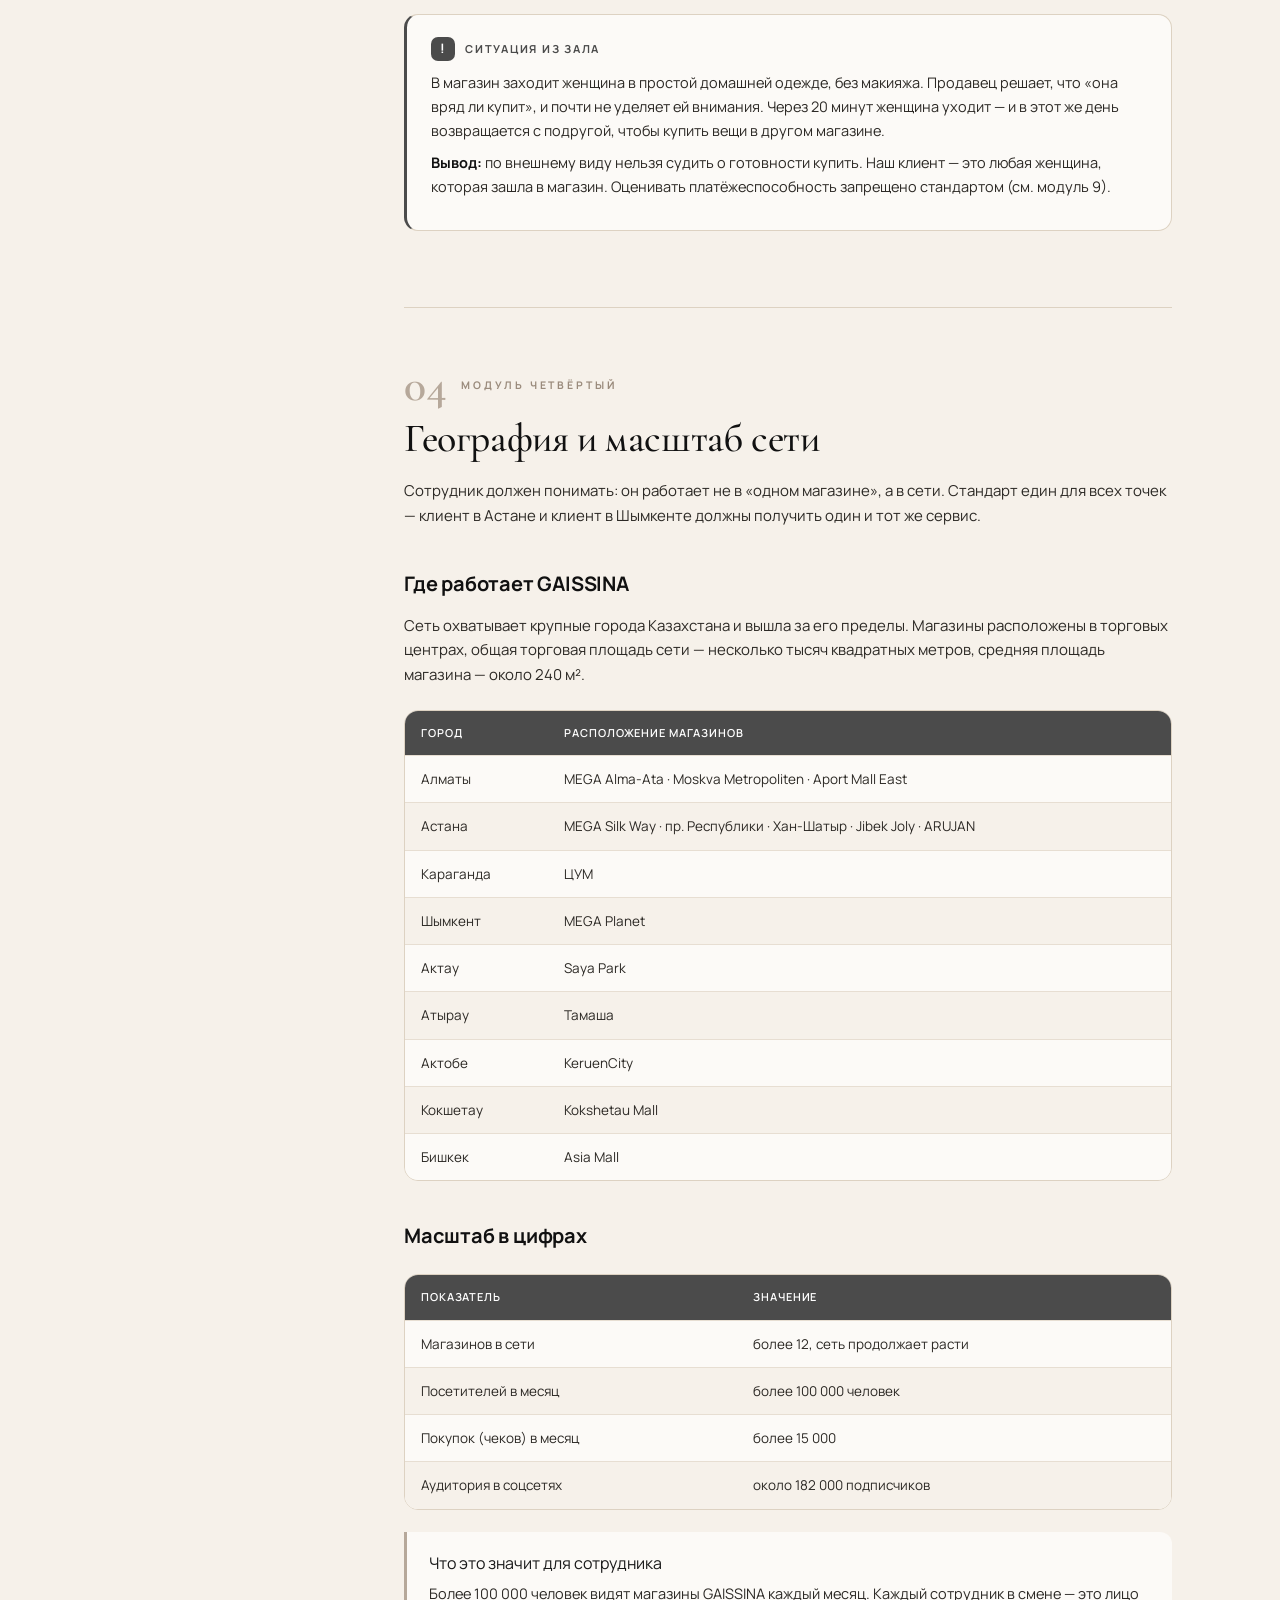
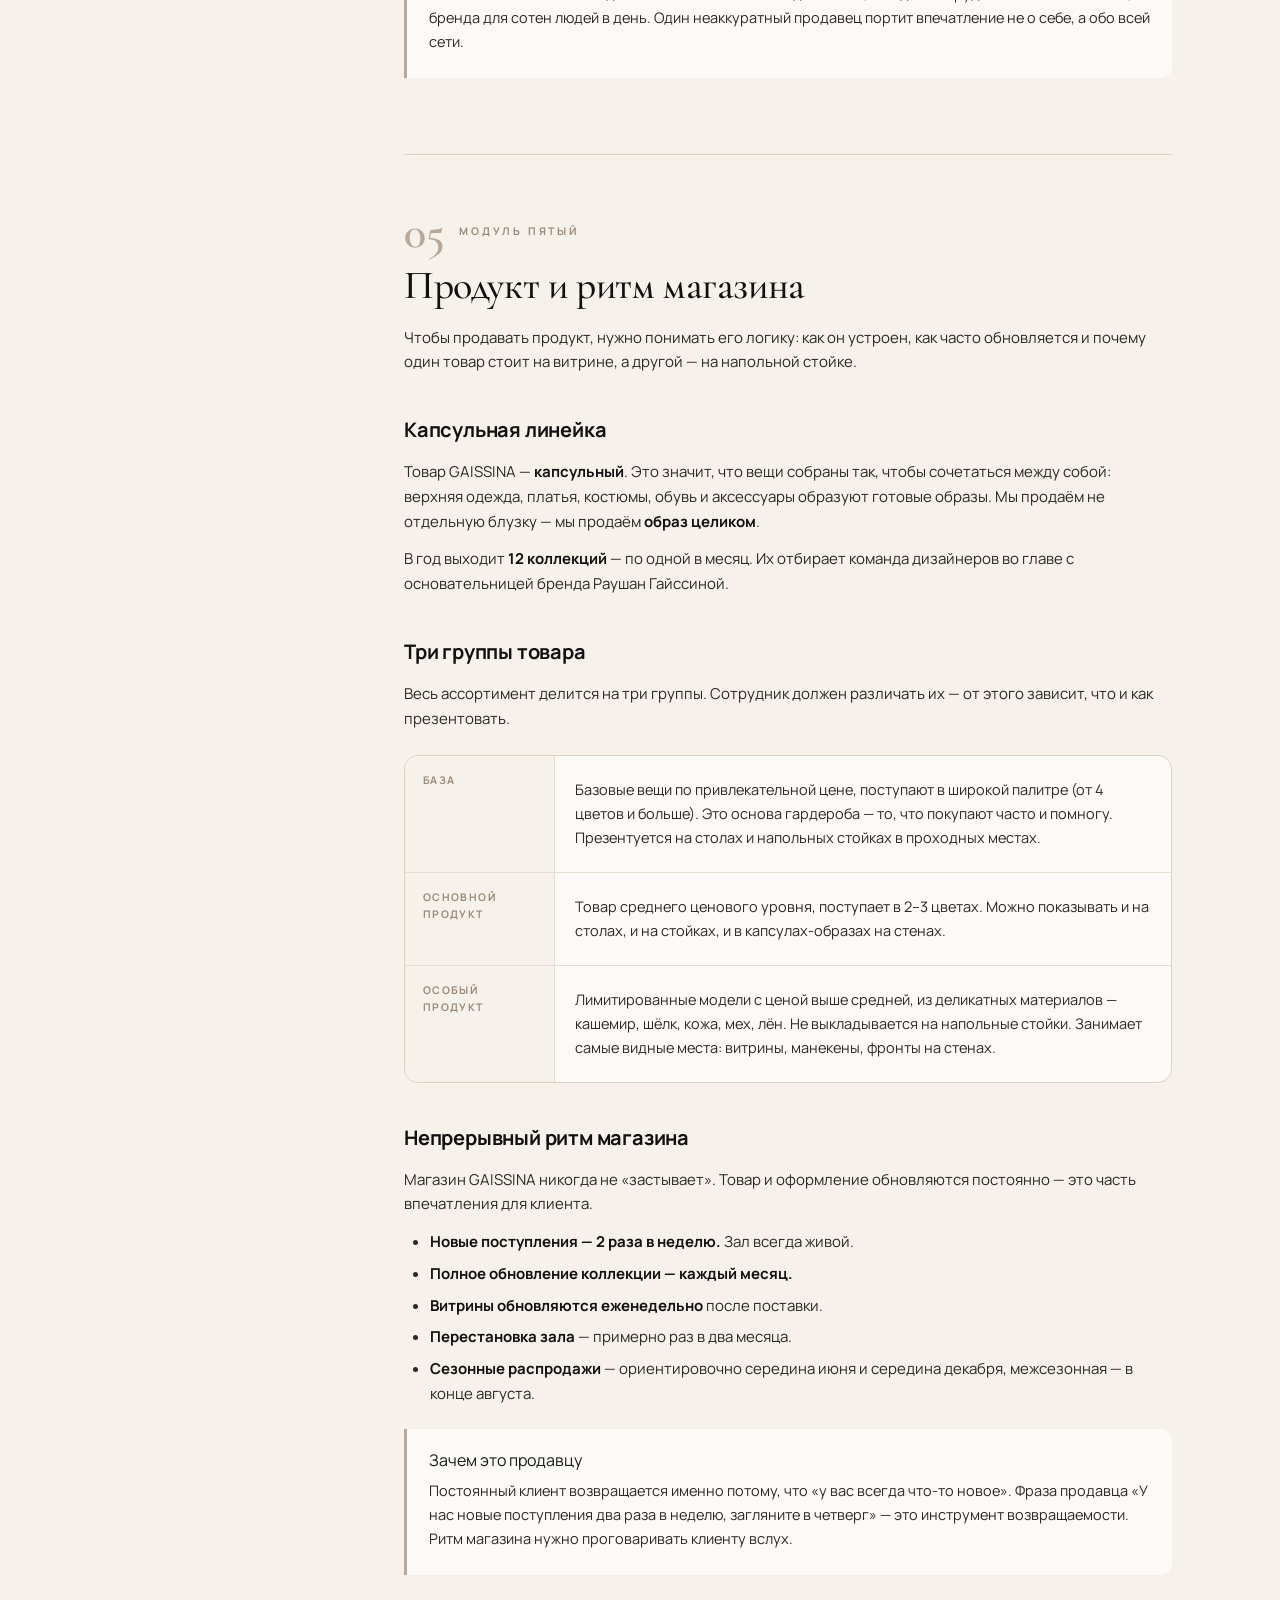
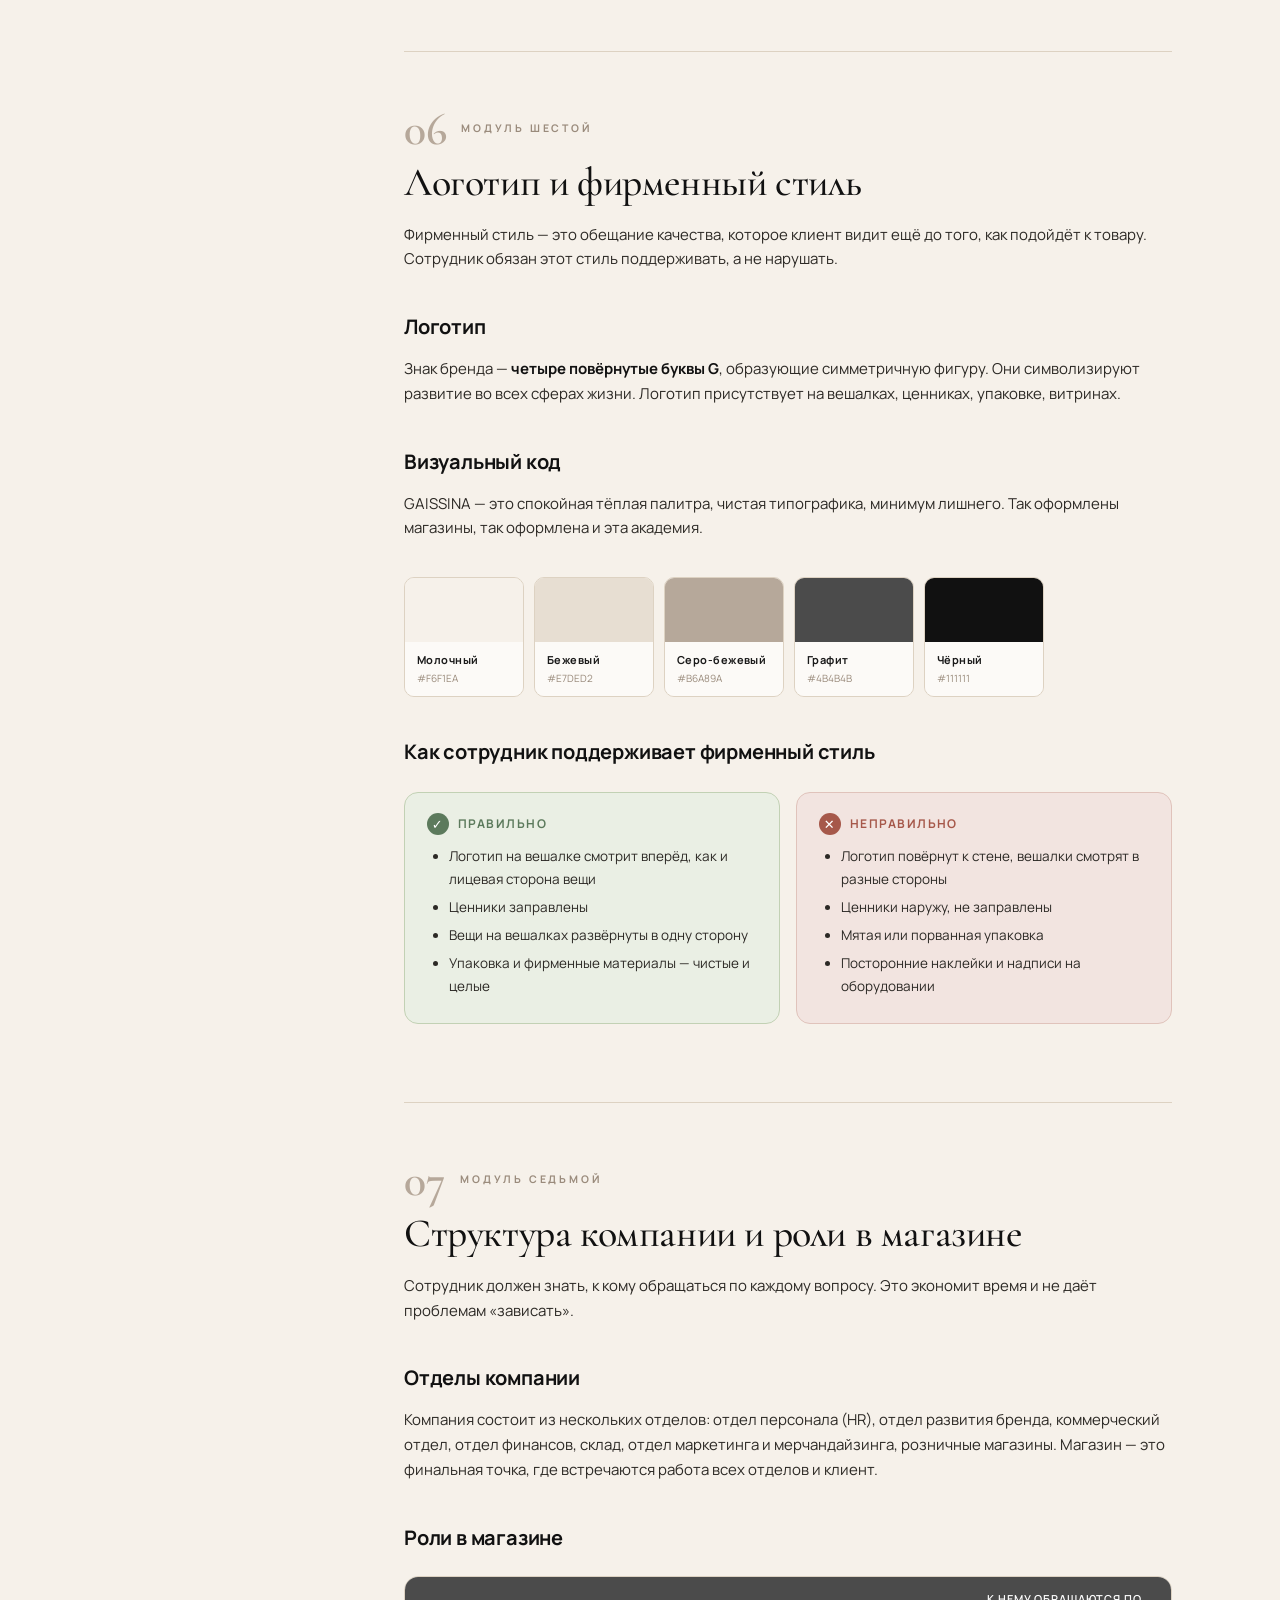
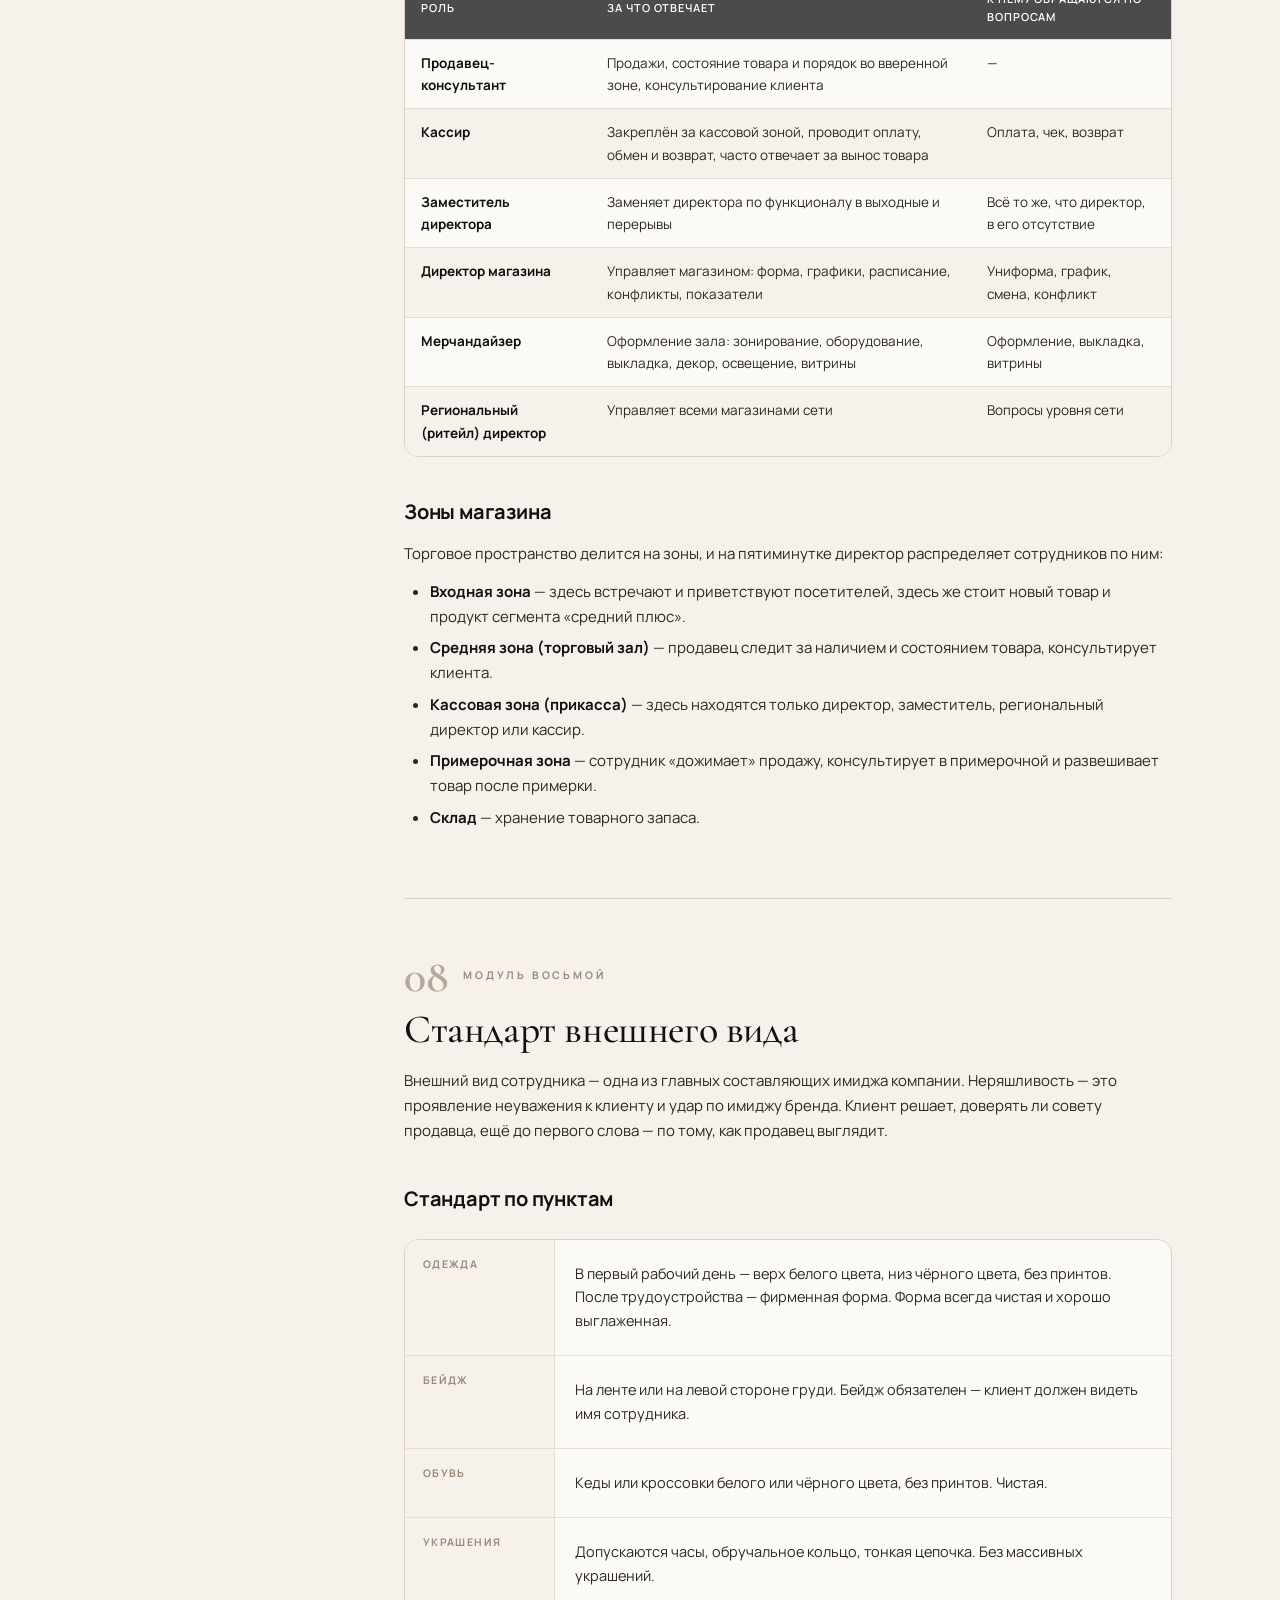
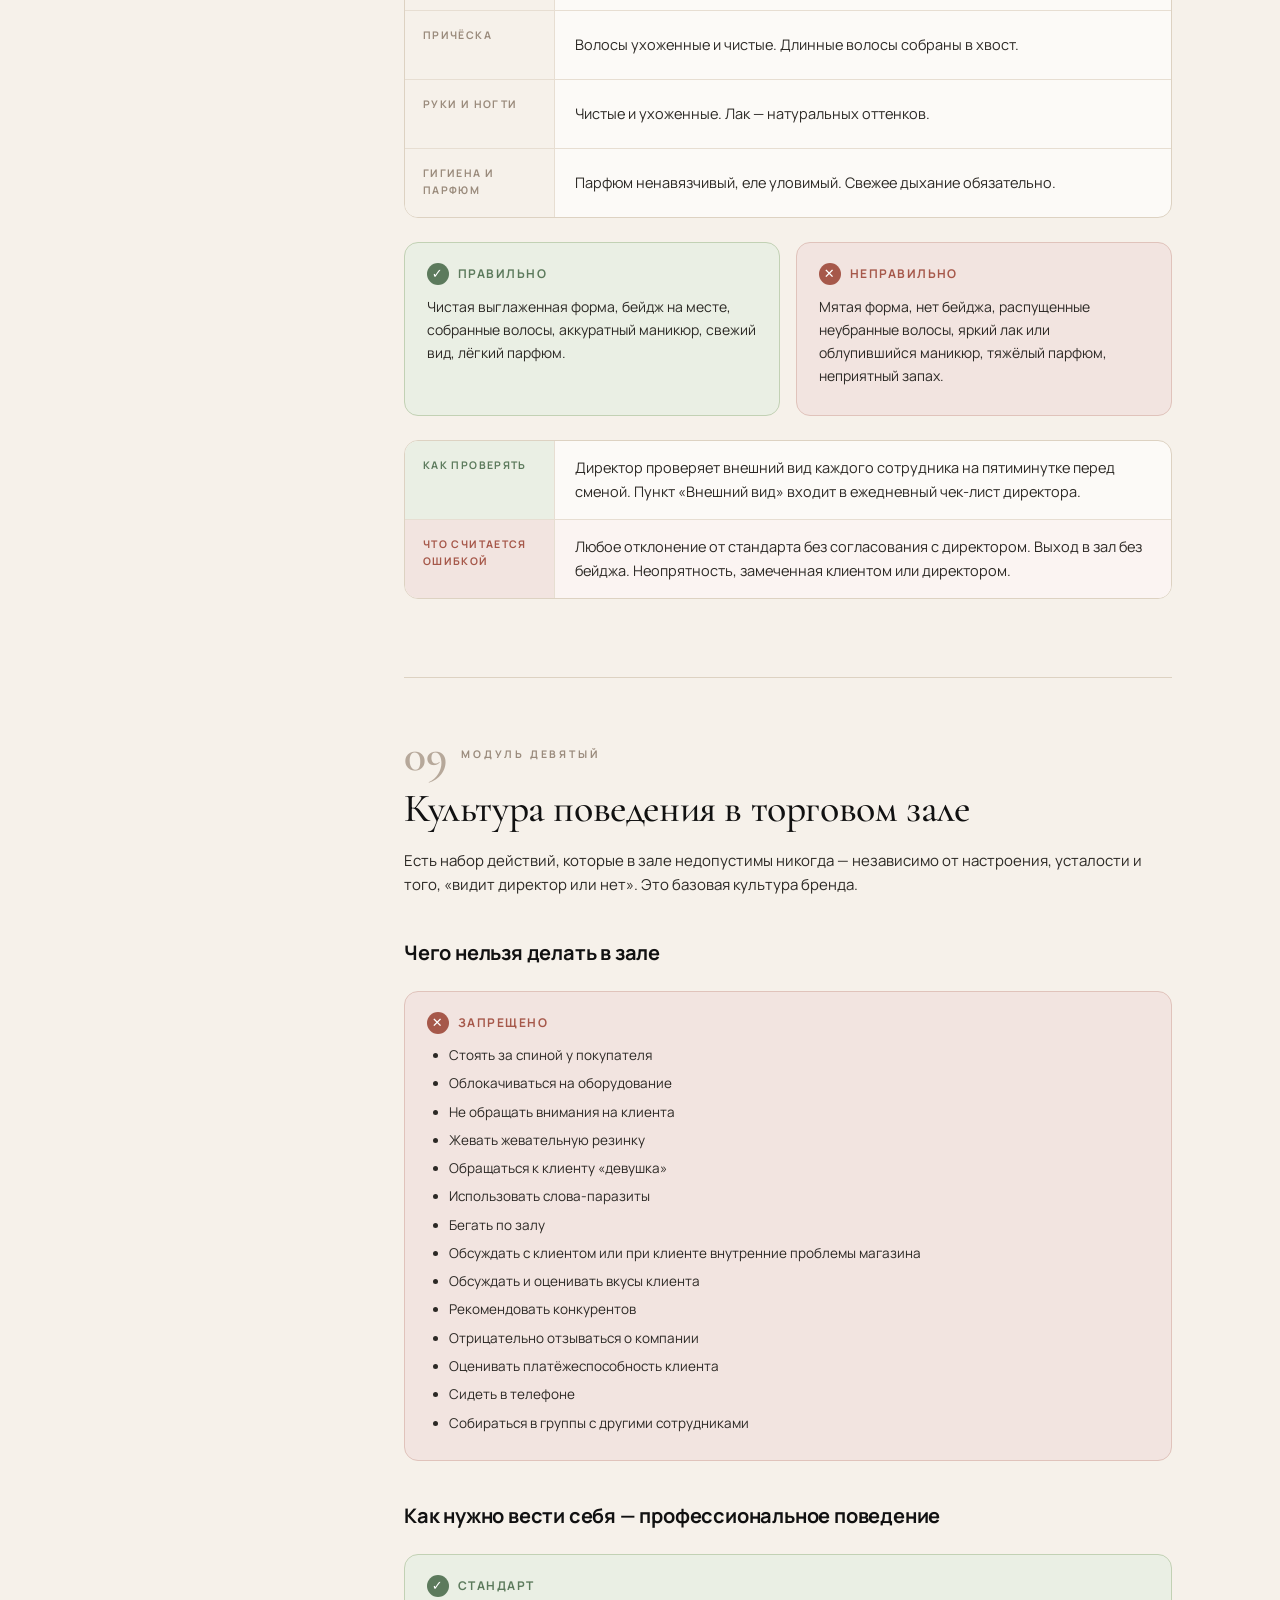
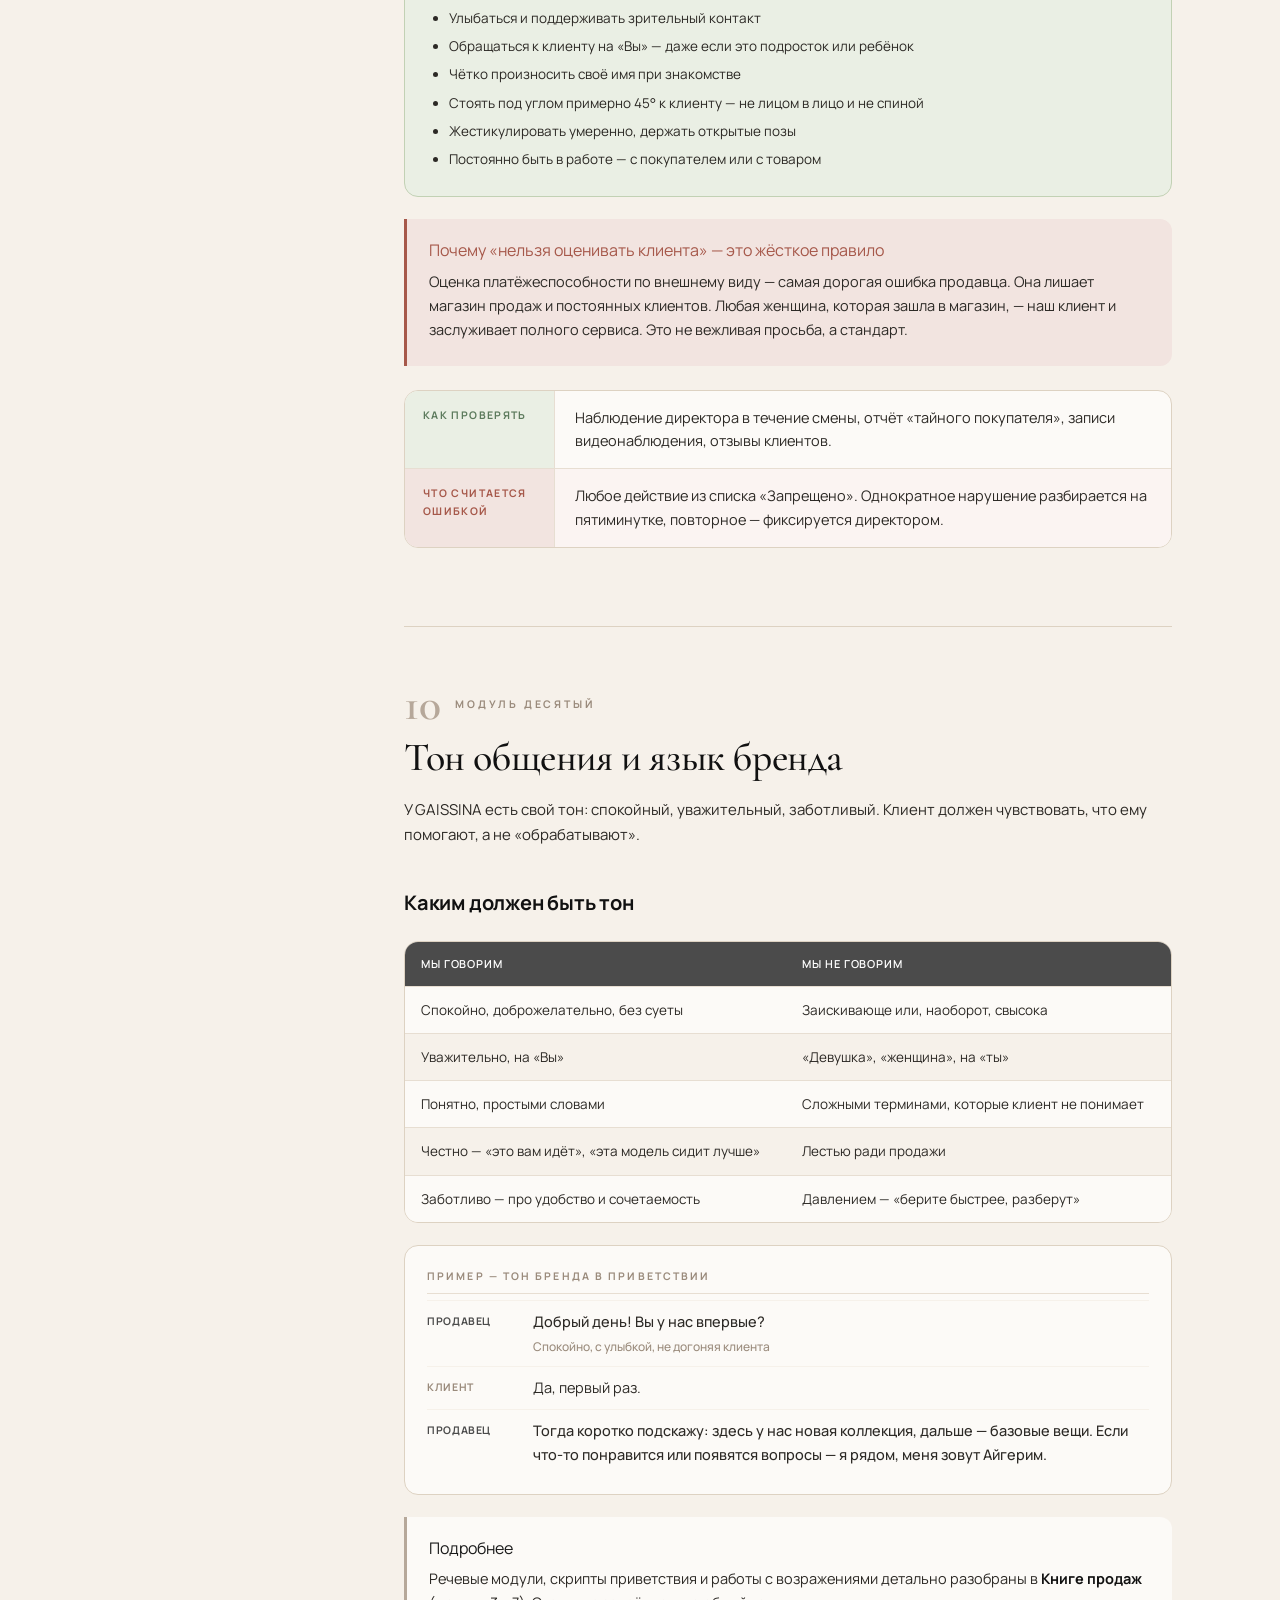
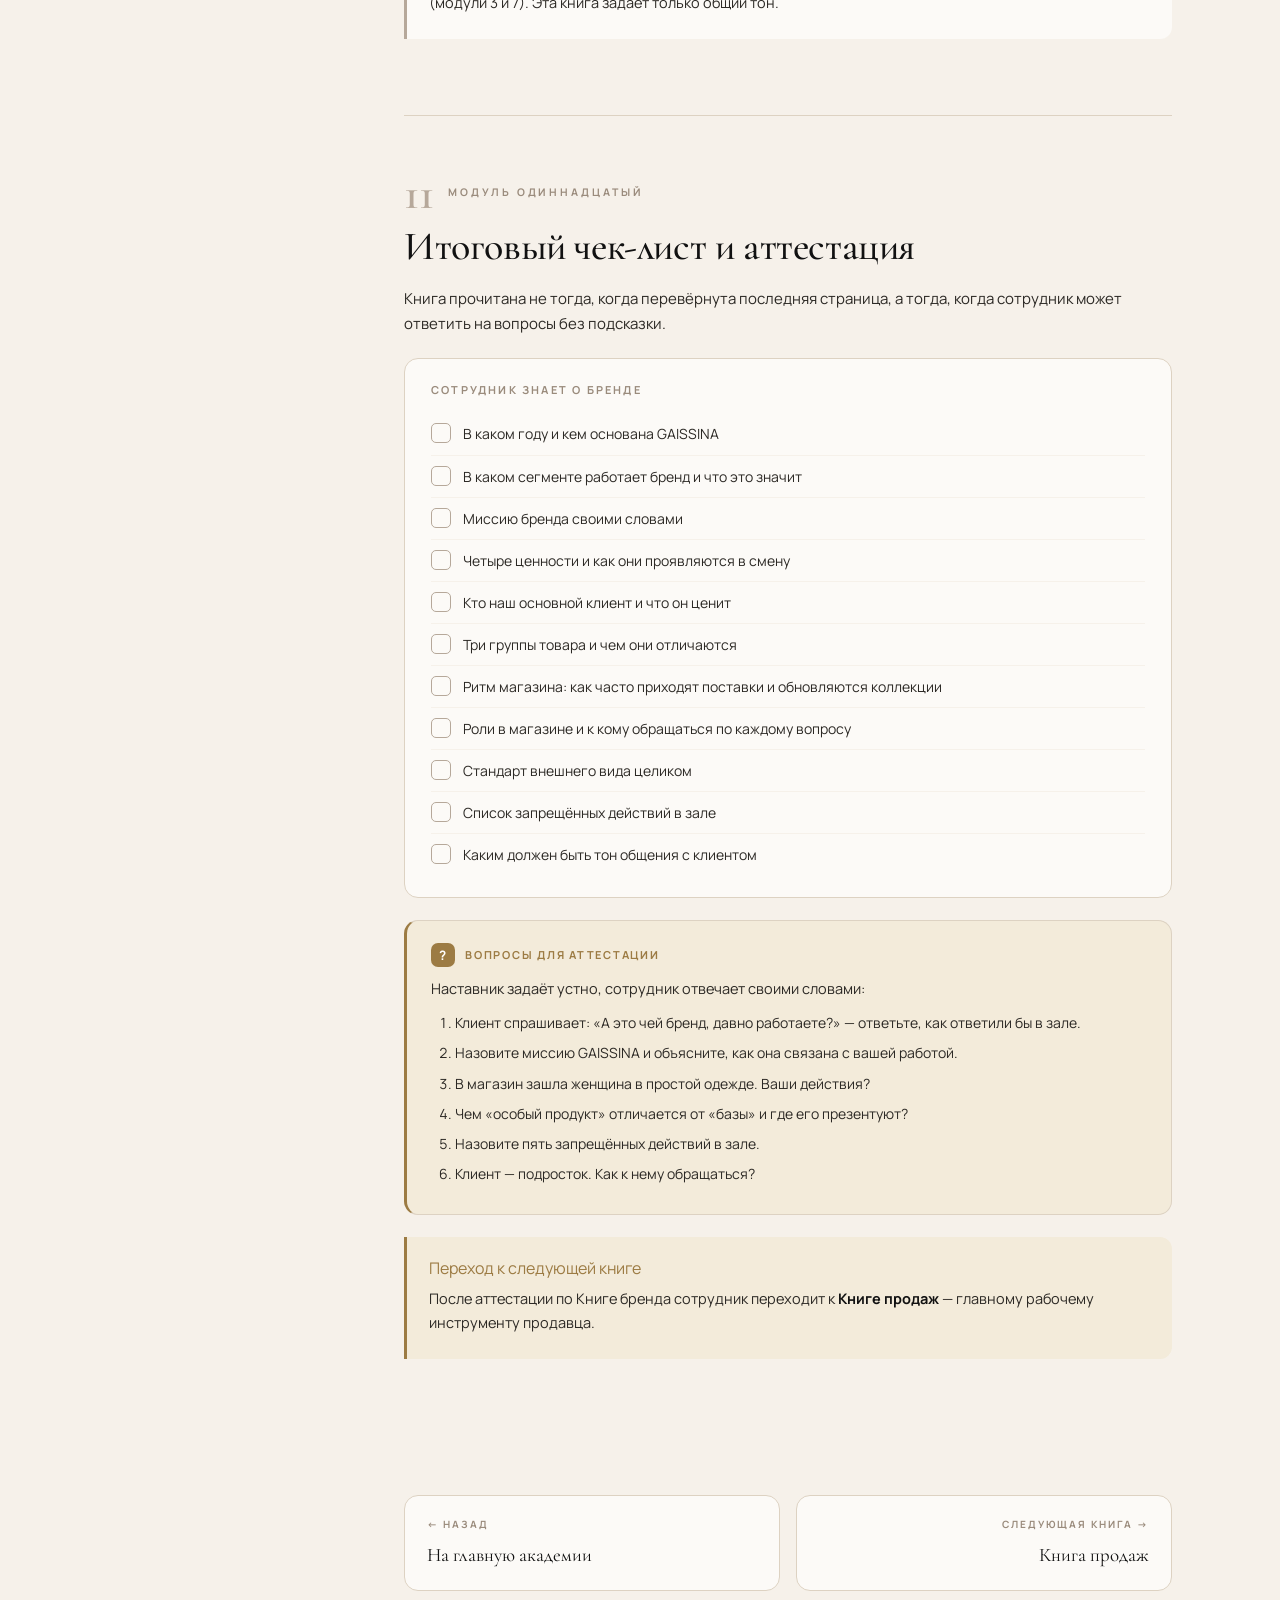
<file: books/01-brand-book.html>
<!DOCTYPE html>
<html lang="ru">
<head>
<meta charset="UTF-8">
<meta name="viewport" content="width=device-width, initial-scale=1">
<meta name="robots" content="noindex, nofollow">
<title>Книга бренда · GAISSINA Retail Academy</title>
<link rel="stylesheet" href="../assets/style.css">
</head>
<body data-book="01">
<div class="progress"><span></span></div>
<button class="menu-btn" aria-label="Меню"><span></span></button>
<div class="scrim"></div>
<aside class="sidebar" id="sidebar"></aside>

<main class="content">
<div class="wrap">

  <!-- ШАПКА -->
  <header class="book-head">
    <div class="book-kicker">Книга 01</div>
    <h1 class="book-title">Книга бренда</h1>
    <p class="book-lead">
      С чего начинается каждый сотрудник GAISSINA. Кто мы, для кого работаем,
      какой продаём продукт и как ведём себя в торговом зале — чтобы каждый
      человек в магазине представлял бренд одинаково.
    </p>
    <div class="book-meta">
      <span class="pill">11 модулей</span>
      <span class="pill">Для всех сотрудников</span>
      <span class="pill">Изучается в первый рабочий день</span>
    </div>
  </header>

  <!-- ОГЛАВЛЕНИЕ -->
  <nav class="toc">
    <h3>Содержание книги</h3>
    <ol>
      <li><a href="#m1"><span class="t">О бренде GAISSINA</span><span class="d">история и сегмент</span></a></li>
      <li><a href="#m2"><span class="t">Миссия, ценности и философия</span><span class="d">во что мы верим</span></a></li>
      <li><a href="#m3"><span class="t">Наш клиент</span><span class="d">кто к нам приходит</span></a></li>
      <li><a href="#m4"><span class="t">География и масштаб сети</span><span class="d">где мы работаем</span></a></li>
      <li><a href="#m5"><span class="t">Продукт и ритм магазина</span><span class="d">коллекции и три группы товара</span></a></li>
      <li><a href="#m6"><span class="t">Логотип и фирменный стиль</span><span class="d">визуальный код бренда</span></a></li>
      <li><a href="#m7"><span class="t">Структура компании и роли</span><span class="d">кто за что отвечает</span></a></li>
      <li><a href="#m8"><span class="t">Стандарт внешнего вида</span><span class="d">как выглядит сотрудник</span></a></li>
      <li><a href="#m9"><span class="t">Культура поведения в зале</span><span class="d">что можно и что нельзя</span></a></li>
      <li><a href="#m10"><span class="t">Тон общения и язык бренда</span><span class="d">как мы говорим с клиентом</span></a></li>
      <li><a href="#m11"><span class="t">Итоговый чек-лист и аттестация</span><span class="d">проверка знаний</span></a></li>
    </ol>
  </nav>

  <!-- ============ МОДУЛЬ 1 ============ -->
  <section class="module" id="m1">
    <div class="module-tag"><span class="num">01</span><span class="lbl">Модуль первый</span></div>
    <h2 class="module-title">О бренде GAISSINA</h2>
    <p class="module-intro lead-p">
      Прежде чем продавать вещь, сотрудник должен понимать, частью чего он стал.
      Клиент чувствует разницу между человеком, который «вышел в смену», и
      человеком, который представляет бренд.
    </p>

    <h3 class="sec">Коротко о главном</h3>
    <p>
      <strong>GAISSINA</strong> — казахстанский бренд женской одежды. Основан в
      2010 году в Алматы супружеской парой — <strong>Раушан Гайссиной</strong> и
      <strong>Дамиром Кумарбек</strong>. Бренд вырос из небольшого дела в
      розничную сеть и онлайн-магазин и продолжает открывать новые точки.
    </p>
    <p>
      Мы работаем в сегменте <strong>«средний рынок»</strong> (мидл-маркет) — это
      одежда с продуманным стилем по доступной цене. Не масс-маркет с самой
      низкой ценой и не люкс. Наш сегмент — про разумное соотношение цены,
      качества и эстетики, с сильным акцентом на стиль, женственность и
      семейные ценности.
    </p>

    <div class="tbl-wrap">
      <table>
        <thead><tr><th>Что важно знать</th><th>Факт</th></tr></thead>
        <tbody>
          <tr><td>Год основания</td><td>2010, город Алматы</td></tr>
          <tr><td>Основатели</td><td>Раушан Гайссина и Дамир Кумарбек</td></tr>
          <tr><td>Сегмент</td><td>Средний рынок (мидл-маркет)</td></tr>
          <tr><td>Что продаём</td><td>Женская одежда, обувь, аксессуары — капсульная линейка</td></tr>
          <tr><td>Коллекций в год</td><td>12 — новая коллекция каждый месяц</td></tr>
          <tr><td>Средняя сумма покупки</td><td>около 35–40 $ в эквиваленте</td></tr>
          <tr><td>Канал онлайн</td><td>Интернет-магазин и активные социальные сети</td></tr>
        </tbody>
      </table>
    </div>

    <div class="callout">
      <div class="co-h">Зачем это продавцу</div>
      <p>
        Клиент часто спрашивает: «А чей это бренд? Где шьёте? Давно ли вы на
        рынке?» Сотрудник, который уверенно отвечает «Это казахстанский бренд,
        работаем с 2010 года», вызывает доверие. Сотрудник, который пожимает
        плечами, — теряет его. История бренда — это инструмент продажи.
      </p>
    </div>

    <h3 class="sec">Почему бренд называется GAISSINA</h3>
    <p>
      Название образовано от фамилии основательницы — Раушан Гайссиной. Это
      не абстрактное слово: за брендом стоят реальные люди и реальная история.
      Когда сотрудник это знает, он рассказывает о бренде как о живом деле, а
      не как о вывеске.
    </p>
  </section>

  <!-- ============ МОДУЛЬ 2 ============ -->
  <section class="module" id="m2">
    <div class="module-tag"><span class="num">02</span><span class="lbl">Модуль второй</span></div>
    <h2 class="module-title">Миссия, ценности и философия</h2>
    <p class="module-intro lead-p">
      Миссия — это не фраза для стены. Это объяснение, зачем магазин открывается
      каждое утро. Из миссии вытекает то, как сотрудник разговаривает, что
      советует и что не позволяет себе делать.
    </p>

    <h3 class="sec">Миссия</h3>
    <p>
      <strong>Соединять эстетику и практичность — помогать женщине выражать
      себя через повседневный образ.</strong>
    </p>
    <p>
      Мы верим, что одежда должна быть не только красивой, но и доступной для
      широкой аудитории. GAISSINA создаёт стиль, который отражает ритм
      современной жизни: вещи, которые легко носить каждый день, и при этом
      выглядеть собранно и со вкусом.
    </p>

    <h3 class="sec">Главная идея</h3>
    <p>
      Мы видим моду как <strong>язык, который объединяет людей</strong>, и
      стремимся сделать этот язык понятным и доступным. Наша цель — показать,
      что <strong>стиль не роскошь</strong>. Стиль может быть естественной
      частью жизни любой женщины, независимо от бюджета.
    </p>

    <h3 class="sec">Четыре ценности</h3>
    <div class="spec">
      <div class="spec-row">
        <div class="spec-key">Эстетика</div>
        <div class="spec-val">Красота в каждой детали — от кроя вещи до того, как сложена стопка на столе. Магазин должен радовать глаз.</div>
      </div>
      <div class="spec-row">
        <div class="spec-key">Минимализм</div>
        <div class="spec-val">Чистые лаконичные образы без перегруза. Меньше лишнего — больше стиля. Это видно и в одежде, и в оформлении зала.</div>
      </div>
      <div class="spec-row">
        <div class="spec-key">Гармония</div>
        <div class="spec-val">Сочетаемость — цвета, фактуры, образа. Мы продаём не отдельную вещь, а собранный образ.</div>
      </div>
      <div class="spec-row">
        <div class="spec-key">Природная красота</div>
        <div class="spec-val">Спокойные тёплые оттенки, естественные материалы, натуральность. Бренд не кричит — бренд располагает.</div>
      </div>
    </div>

    <div class="callout rule">
      <div class="co-h">Правило бренда</div>
      <p>
        Если действие сотрудника или состояние магазина противоречит хотя бы
        одной ценности — это ошибка, даже если формально правило не нарушено.
        Грязное зеркало нарушает «эстетику». Навязчивый продавец нарушает
        «гармонию». Ценности — это проверочная рамка для любого решения.
      </p>
    </div>

    <h3 class="sec">Как ценности превращаются в действия</h3>
    <div class="tbl-wrap">
      <table>
        <thead><tr><th>Ценность</th><th>Как это выглядит в смену</th></tr></thead>
        <tbody>
          <tr><td>Эстетика</td><td>Вещи отпарены, зеркала чистые, стопки ровные, ценники заправлены</td></tr>
          <tr><td>Минимализм</td><td>Образ собран без перегруза, продавец не «заваливает» клиента вещами</td></tr>
          <tr><td>Гармония</td><td>Продавец предлагает сочетаемые вещи, а не случайный набор</td></tr>
          <tr><td>Природная красота</td><td>Спокойный тон общения, аккуратный внешний вид, ненавязчивый сервис</td></tr>
        </tbody>
      </table>
    </div>
  </section>

  <!-- ============ МОДУЛЬ 3 ============ -->
  <section class="module" id="m3">
    <div class="module-tag"><span class="num">03</span><span class="lbl">Модуль третий</span></div>
    <h2 class="module-title">Наш клиент</h2>
    <p class="module-intro lead-p">
      Нельзя хорошо обслуживать «всех вообще». Продавец работает лучше, когда
      понимает, кто именно к нему приходит, что этот человек ценит и чего боится.
    </p>

    <h3 class="sec">Кто наш основной клиент</h3>
    <p>
      Ядро аудитории — <strong>девушки и женщины 20–45 лет и старше</strong>.
      Это активные пользовательницы социальных сетей из среднего и
      выше-среднего достатка. Они ценят широкий ассортимент, разумное
      соотношение цены и качества и ищут как базовые вещи на каждый день, так и
      трендовые акценты.
    </p>

    <h3 class="sec">Что важно нашему клиенту</h3>
    <div class="spec">
      <div class="spec-row">
        <div class="spec-key">Ценит</div>
        <div class="spec-val">
          <ul>
            <li>Чтобы вещь хорошо сидела и сочеталась с тем, что уже есть в гардеробе</li>
            <li>Чувствовать заботу, а не давление</li>
            <li>Понятный честный совет — «идёт / не идёт», а не лесть</li>
            <li>Спокойную атмосферу: красивый зал, аккуратный товар, приятный продавец</li>
          </ul>
        </div>
      </div>
      <div class="spec-row err">
        <div class="spec-key">Не прощает</div>
        <div class="spec-val">
          <ul>
            <li>Навязчивости и ощущения, что «лишь бы продать»</li>
            <li>Безразличия — когда её не замечают</li>
            <li>Оценки её внешности, бюджета или вкуса</li>
            <li>Грязного, неопрятного магазина и помятых вещей</li>
          </ul>
        </div>
      </div>
    </div>

    <div class="case">
      <div class="case-h"><span class="ic">!</span>Ситуация из зала</div>
      <p>
        В магазин заходит женщина в простой домашней одежде, без макияжа.
        Продавец решает, что «она вряд ли купит», и почти не уделяет ей
        внимания. Через 20 минут женщина уходит — и в этот же день
        возвращается с подругой, чтобы купить вещи в другом магазине.
      </p>
      <p>
        <strong>Вывод:</strong> по внешнему виду нельзя судить о готовности
        купить. Наш клиент — это любая женщина, которая зашла в магазин.
        Оценивать платёжеспособность запрещено стандартом (см. модуль 9).
      </p>
    </div>
  </section>

  <!-- ============ МОДУЛЬ 4 ============ -->
  <section class="module" id="m4">
    <div class="module-tag"><span class="num">04</span><span class="lbl">Модуль четвёртый</span></div>
    <h2 class="module-title">География и масштаб сети</h2>
    <p class="module-intro lead-p">
      Сотрудник должен понимать: он работает не в «одном магазине», а в сети.
      Стандарт един для всех точек — клиент в Астане и клиент в Шымкенте должны
      получить один и тот же сервис.
    </p>

    <h3 class="sec">Где работает GAISSINA</h3>
    <p>
      Сеть охватывает крупные города Казахстана и вышла за его пределы. Магазины
      расположены в торговых центрах, общая торговая площадь сети — несколько
      тысяч квадратных метров, средняя площадь магазина — около 240 м².
    </p>
    <div class="tbl-wrap">
      <table>
        <thead><tr><th>Город</th><th>Расположение магазинов</th></tr></thead>
        <tbody>
          <tr><td>Алматы</td><td>MEGA Alma-Ata · Moskva Metropoliten · Aport Mall East</td></tr>
          <tr><td>Астана</td><td>MEGA Silk Way · пр. Республики · Хан-Шатыр · Jibek Joly · ARUJAN</td></tr>
          <tr><td>Караганда</td><td>ЦУМ</td></tr>
          <tr><td>Шымкент</td><td>MEGA Planet</td></tr>
          <tr><td>Актау</td><td>Saya Park</td></tr>
          <tr><td>Атырау</td><td>Тамаша</td></tr>
          <tr><td>Актобе</td><td>KeruenCity</td></tr>
          <tr><td>Кокшетау</td><td>Kokshetau Mall</td></tr>
          <tr><td>Бишкек</td><td>Asia Mall</td></tr>
        </tbody>
      </table>
    </div>

    <h3 class="sec">Масштаб в цифрах</h3>
    <div class="tbl-wrap">
      <table>
        <thead><tr><th>Показатель</th><th>Значение</th></tr></thead>
        <tbody>
          <tr><td>Магазинов в сети</td><td>более 12, сеть продолжает расти</td></tr>
          <tr><td>Посетителей в месяц</td><td>более 100 000 человек</td></tr>
          <tr><td>Покупок (чеков) в месяц</td><td>более 15 000</td></tr>
          <tr><td>Аудитория в соцсетях</td><td>около 182 000 подписчиков</td></tr>
        </tbody>
      </table>
    </div>

    <div class="callout">
      <div class="co-h">Что это значит для сотрудника</div>
      <p>
        Более 100 000 человек видят магазины GAISSINA каждый месяц. Каждый
        сотрудник в смене — это лицо бренда для сотен людей в день. Один
        неаккуратный продавец портит впечатление не о себе, а обо всей сети.
      </p>
    </div>
  </section>

  <!-- ============ МОДУЛЬ 5 ============ -->
  <section class="module" id="m5">
    <div class="module-tag"><span class="num">05</span><span class="lbl">Модуль пятый</span></div>
    <h2 class="module-title">Продукт и ритм магазина</h2>
    <p class="module-intro lead-p">
      Чтобы продавать продукт, нужно понимать его логику: как он устроен, как
      часто обновляется и почему один товар стоит на витрине, а другой — на
      напольной стойке.
    </p>

    <h3 class="sec">Капсульная линейка</h3>
    <p>
      Товар GAISSINA — <strong>капсульный</strong>. Это значит, что вещи
      собраны так, чтобы сочетаться между собой: верхняя одежда, платья,
      костюмы, обувь и аксессуары образуют готовые образы. Мы продаём не
      отдельную блузку — мы продаём <strong>образ целиком</strong>.
    </p>
    <p>
      В год выходит <strong>12 коллекций</strong> — по одной в месяц. Их
      отбирает команда дизайнеров во главе с основательницей бренда Раушан
      Гайссиной.
    </p>

    <h3 class="sec">Три группы товара</h3>
    <p>
      Весь ассортимент делится на три группы. Сотрудник должен различать их —
      от этого зависит, что и как презентовать.
    </p>
    <div class="spec">
      <div class="spec-row">
        <div class="spec-key">База</div>
        <div class="spec-val">
          <p>Базовые вещи по привлекательной цене, поступают в широкой палитре (от 4 цветов и больше). Это основа гардероба — то, что покупают часто и помногу. Презентуется на столах и напольных стойках в проходных местах.</p>
        </div>
      </div>
      <div class="spec-row">
        <div class="spec-key">Основной продукт</div>
        <div class="spec-val">
          <p>Товар среднего ценового уровня, поступает в 2–3 цветах. Можно показывать и на столах, и на стойках, и в капсулах-образах на стенах.</p>
        </div>
      </div>
      <div class="spec-row">
        <div class="spec-key">Особый продукт</div>
        <div class="spec-val">
          <p>Лимитированные модели с ценой выше средней, из деликатных материалов — кашемир, шёлк, кожа, мех, лён. Не выкладывается на напольные стойки. Занимает самые видные места: витрины, манекены, фронты на стенах.</p>
        </div>
      </div>
    </div>

    <h3 class="sec">Непрерывный ритм магазина</h3>
    <p>
      Магазин GAISSINA никогда не «застывает». Товар и оформление обновляются
      постоянно — это часть впечатления для клиента.
    </p>
    <ul>
      <li><strong>Новые поступления — 2 раза в неделю.</strong> Зал всегда живой.</li>
      <li><strong>Полное обновление коллекции — каждый месяц.</strong></li>
      <li><strong>Витрины обновляются еженедельно</strong> после поставки.</li>
      <li><strong>Перестановка зала</strong> — примерно раз в два месяца.</li>
      <li><strong>Сезонные распродажи</strong> — ориентировочно середина июня и середина декабря, межсезонная — в конце августа.</li>
    </ul>

    <div class="callout">
      <div class="co-h">Зачем это продавцу</div>
      <p>
        Постоянный клиент возвращается именно потому, что «у вас всегда что-то
        новое». Фраза продавца «У нас новые поступления два раза в неделю,
        загляните в четверг» — это инструмент возвращаемости. Ритм магазина
        нужно проговаривать клиенту вслух.
      </p>
    </div>
  </section>

  <!-- ============ МОДУЛЬ 6 ============ -->
  <section class="module" id="m6">
    <div class="module-tag"><span class="num">06</span><span class="lbl">Модуль шестой</span></div>
    <h2 class="module-title">Логотип и фирменный стиль</h2>
    <p class="module-intro lead-p">
      Фирменный стиль — это обещание качества, которое клиент видит ещё до того,
      как подойдёт к товару. Сотрудник обязан этот стиль поддерживать, а не
      нарушать.
    </p>

    <h3 class="sec">Логотип</h3>
    <p>
      Знак бренда — <strong>четыре повёрнутые буквы G</strong>, образующие
      симметричную фигуру. Они символизируют развитие во всех сферах жизни.
      Логотип присутствует на вешалках, ценниках, упаковке, витринах.
    </p>

    <h3 class="sec">Визуальный код</h3>
    <p>
      GAISSINA — это спокойная тёплая палитра, чистая типографика, минимум
      лишнего. Так оформлены магазины, так оформлена и эта академия.
    </p>
    <div class="swatches">
      <div class="swatch"><div class="chip" style="background:#F6F1EA"></div><div class="sw-t"><b>Молочный</b><span>#F6F1EA</span></div></div>
      <div class="swatch"><div class="chip" style="background:#E7DED2"></div><div class="sw-t"><b>Бежевый</b><span>#E7DED2</span></div></div>
      <div class="swatch"><div class="chip" style="background:#B6A89A"></div><div class="sw-t"><b>Серо-бежевый</b><span>#B6A89A</span></div></div>
      <div class="swatch"><div class="chip" style="background:#4B4B4B"></div><div class="sw-t"><b>Графит</b><span>#4B4B4B</span></div></div>
      <div class="swatch"><div class="chip" style="background:#111111"></div><div class="sw-t"><b>Чёрный</b><span>#111111</span></div></div>
    </div>

    <h3 class="sec">Как сотрудник поддерживает фирменный стиль</h3>
    <div class="compare">
      <div class="cmp yes">
        <div class="cmp-h"><span class="cmp-ic">✓</span>Правильно</div>
        <ul>
          <li>Логотип на вешалке смотрит вперёд, как и лицевая сторона вещи</li>
          <li>Ценники заправлены</li>
          <li>Вещи на вешалках развёрнуты в одну сторону</li>
          <li>Упаковка и фирменные материалы — чистые и целые</li>
        </ul>
      </div>
      <div class="cmp no">
        <div class="cmp-h"><span class="cmp-ic">✕</span>Неправильно</div>
        <ul>
          <li>Логотип повёрнут к стене, вешалки смотрят в разные стороны</li>
          <li>Ценники наружу, не заправлены</li>
          <li>Мятая или порванная упаковка</li>
          <li>Посторонние наклейки и надписи на оборудовании</li>
        </ul>
      </div>
    </div>
  </section>

  <!-- ============ МОДУЛЬ 7 ============ -->
  <section class="module" id="m7">
    <div class="module-tag"><span class="num">07</span><span class="lbl">Модуль седьмой</span></div>
    <h2 class="module-title">Структура компании и роли в магазине</h2>
    <p class="module-intro lead-p">
      Сотрудник должен знать, к кому обращаться по каждому вопросу. Это экономит
      время и не даёт проблемам «зависать».
    </p>

    <h3 class="sec">Отделы компании</h3>
    <p>
      Компания состоит из нескольких отделов: отдел персонала (HR), отдел
      развития бренда, коммерческий отдел, отдел финансов, склад, отдел
      маркетинга и мерчандайзинга, розничные магазины. Магазин — это финальная
      точка, где встречаются работа всех отделов и клиент.
    </p>

    <h3 class="sec">Роли в магазине</h3>
    <div class="tbl-wrap">
      <table>
        <thead><tr><th>Роль</th><th>За что отвечает</th><th>К нему обращаются по вопросам</th></tr></thead>
        <tbody>
          <tr><td><strong>Продавец-консультант</strong></td><td>Продажи, состояние товара и порядок во вверенной зоне, консультирование клиента</td><td>—</td></tr>
          <tr><td><strong>Кассир</strong></td><td>Закреплён за кассовой зоной, проводит оплату, обмен и возврат, часто отвечает за вынос товара</td><td>Оплата, чек, возврат</td></tr>
          <tr><td><strong>Заместитель директора</strong></td><td>Заменяет директора по функционалу в выходные и перерывы</td><td>Всё то же, что директор, в его отсутствие</td></tr>
          <tr><td><strong>Директор магазина</strong></td><td>Управляет магазином: форма, графики, расписание, конфликты, показатели</td><td>Униформа, график, смена, конфликт</td></tr>
          <tr><td><strong>Мерчандайзер</strong></td><td>Оформление зала: зонирование, оборудование, выкладка, декор, освещение, витрины</td><td>Оформление, выкладка, витрины</td></tr>
          <tr><td><strong>Региональный (ритейл) директор</strong></td><td>Управляет всеми магазинами сети</td><td>Вопросы уровня сети</td></tr>
        </tbody>
      </table>
    </div>

    <h3 class="sec">Зоны магазина</h3>
    <p>
      Торговое пространство делится на зоны, и на пятиминутке директор
      распределяет сотрудников по ним:
    </p>
    <ul>
      <li><strong>Входная зона</strong> — здесь встречают и приветствуют посетителей, здесь же стоит новый товар и продукт сегмента «средний плюс».</li>
      <li><strong>Средняя зона (торговый зал)</strong> — продавец следит за наличием и состоянием товара, консультирует клиента.</li>
      <li><strong>Кассовая зона (прикасса)</strong> — здесь находятся только директор, заместитель, региональный директор или кассир.</li>
      <li><strong>Примерочная зона</strong> — сотрудник «дожимает» продажу, консультирует в примерочной и развешивает товар после примерки.</li>
      <li><strong>Склад</strong> — хранение товарного запаса.</li>
    </ul>
  </section>

  <!-- ============ МОДУЛЬ 8 ============ -->
  <section class="module" id="m8">
    <div class="module-tag"><span class="num">08</span><span class="lbl">Модуль восьмой</span></div>
    <h2 class="module-title">Стандарт внешнего вида</h2>
    <p class="module-intro lead-p">
      Внешний вид сотрудника — одна из главных составляющих имиджа компании.
      Неряшливость — это проявление неуважения к клиенту и удар по имиджу
      бренда. Клиент решает, доверять ли совету продавца, ещё до первого слова —
      по тому, как продавец выглядит.
    </p>

    <h3 class="sec">Стандарт по пунктам</h3>
    <div class="spec">
      <div class="spec-row">
        <div class="spec-key">Одежда</div>
        <div class="spec-val">
          <p>В первый рабочий день — верх белого цвета, низ чёрного цвета, без принтов. После трудоустройства — фирменная форма. Форма всегда чистая и хорошо выглаженная.</p>
        </div>
      </div>
      <div class="spec-row">
        <div class="spec-key">Бейдж</div>
        <div class="spec-val"><p>На ленте или на левой стороне груди. Бейдж обязателен — клиент должен видеть имя сотрудника.</p></div>
      </div>
      <div class="spec-row">
        <div class="spec-key">Обувь</div>
        <div class="spec-val"><p>Кеды или кроссовки белого или чёрного цвета, без принтов. Чистая.</p></div>
      </div>
      <div class="spec-row">
        <div class="spec-key">Украшения</div>
        <div class="spec-val"><p>Допускаются часы, обручальное кольцо, тонкая цепочка. Без массивных украшений.</p></div>
      </div>
      <div class="spec-row">
        <div class="spec-key">Причёска</div>
        <div class="spec-val"><p>Волосы ухоженные и чистые. Длинные волосы собраны в хвост.</p></div>
      </div>
      <div class="spec-row">
        <div class="spec-key">Руки и ногти</div>
        <div class="spec-val"><p>Чистые и ухоженные. Лак — натуральных оттенков.</p></div>
      </div>
      <div class="spec-row">
        <div class="spec-key">Гигиена и парфюм</div>
        <div class="spec-val"><p>Парфюм ненавязчивый, еле уловимый. Свежее дыхание обязательно.</p></div>
      </div>
    </div>

    <div class="compare">
      <div class="cmp yes">
        <div class="cmp-h"><span class="cmp-ic">✓</span>Правильно</div>
        <p>Чистая выглаженная форма, бейдж на месте, собранные волосы, аккуратный маникюр, свежий вид, лёгкий парфюм.</p>
      </div>
      <div class="cmp no">
        <div class="cmp-h"><span class="cmp-ic">✕</span>Неправильно</div>
        <p>Мятая форма, нет бейджа, распущенные неубранные волосы, яркий лак или облупившийся маникюр, тяжёлый парфюм, неприятный запах.</p>
      </div>
    </div>

    <div class="spec">
      <div class="spec-row check">
        <div class="spec-key">Как проверять</div>
        <div class="spec-val">Директор проверяет внешний вид каждого сотрудника на пятиминутке перед сменой. Пункт «Внешний вид» входит в ежедневный чек-лист директора.</div>
      </div>
      <div class="spec-row err">
        <div class="spec-key">Что считается ошибкой</div>
        <div class="spec-val">Любое отклонение от стандарта без согласования с директором. Выход в зал без бейджа. Неопрятность, замеченная клиентом или директором.</div>
      </div>
    </div>
  </section>

  <!-- ============ МОДУЛЬ 9 ============ -->
  <section class="module" id="m9">
    <div class="module-tag"><span class="num">09</span><span class="lbl">Модуль девятый</span></div>
    <h2 class="module-title">Культура поведения в торговом зале</h2>
    <p class="module-intro lead-p">
      Есть набор действий, которые в зале недопустимы никогда — независимо от
      настроения, усталости и того, «видит директор или нет». Это базовая
      культура бренда.
    </p>

    <h3 class="sec">Чего нельзя делать в зале</h3>
    <div class="cmp no" style="margin:22px 0">
      <div class="cmp-h"><span class="cmp-ic">✕</span>Запрещено</div>
      <ul>
        <li>Стоять за спиной у покупателя</li>
        <li>Облокачиваться на оборудование</li>
        <li>Не обращать внимания на клиента</li>
        <li>Жевать жевательную резинку</li>
        <li>Обращаться к клиенту «девушка»</li>
        <li>Использовать слова-паразиты</li>
        <li>Бегать по залу</li>
        <li>Обсуждать с клиентом или при клиенте внутренние проблемы магазина</li>
        <li>Обсуждать и оценивать вкусы клиента</li>
        <li>Рекомендовать конкурентов</li>
        <li>Отрицательно отзываться о компании</li>
        <li>Оценивать платёжеспособность клиента</li>
        <li>Сидеть в телефоне</li>
        <li>Собираться в группы с другими сотрудниками</li>
      </ul>
    </div>

    <h3 class="sec">Как нужно вести себя — профессиональное поведение</h3>
    <div class="cmp yes" style="margin:22px 0">
      <div class="cmp-h"><span class="cmp-ic">✓</span>Стандарт</div>
      <ul>
        <li>Улыбаться и поддерживать зрительный контакт</li>
        <li>Обращаться к клиенту на «Вы» — даже если это подросток или ребёнок</li>
        <li>Чётко произносить своё имя при знакомстве</li>
        <li>Стоять под углом примерно 45° к клиенту — не лицом в лицо и не спиной</li>
        <li>Жестикулировать умеренно, держать открытые позы</li>
        <li>Постоянно быть в работе — с покупателем или с товаром</li>
      </ul>
    </div>

    <div class="callout warn">
      <div class="co-h">Почему «нельзя оценивать клиента» — это жёсткое правило</div>
      <p>
        Оценка платёжеспособности по внешнему виду — самая дорогая ошибка
        продавца. Она лишает магазин продаж и постоянных клиентов. Любая
        женщина, которая зашла в магазин, — наш клиент и заслуживает полного
        сервиса. Это не вежливая просьба, а стандарт.
      </p>
    </div>

    <div class="spec">
      <div class="spec-row check">
        <div class="spec-key">Как проверять</div>
        <div class="spec-val">Наблюдение директора в течение смены, отчёт «тайного покупателя», записи видеонаблюдения, отзывы клиентов.</div>
      </div>
      <div class="spec-row err">
        <div class="spec-key">Что считается ошибкой</div>
        <div class="spec-val">Любое действие из списка «Запрещено». Однократное нарушение разбирается на пятиминутке, повторное — фиксируется директором.</div>
      </div>
    </div>
  </section>

  <!-- ============ МОДУЛЬ 10 ============ -->
  <section class="module" id="m10">
    <div class="module-tag"><span class="num">10</span><span class="lbl">Модуль десятый</span></div>
    <h2 class="module-title">Тон общения и язык бренда</h2>
    <p class="module-intro lead-p">
      У GAISSINA есть свой тон: спокойный, уважительный, заботливый. Клиент
      должен чувствовать, что ему помогают, а не «обрабатывают».
    </p>

    <h3 class="sec">Каким должен быть тон</h3>
    <div class="tbl-wrap">
      <table>
        <thead><tr><th>Мы говорим</th><th>Мы не говорим</th></tr></thead>
        <tbody>
          <tr><td>Спокойно, доброжелательно, без суеты</td><td>Заискивающе или, наоборот, свысока</td></tr>
          <tr><td>Уважительно, на «Вы»</td><td>«Девушка», «женщина», на «ты»</td></tr>
          <tr><td>Понятно, простыми словами</td><td>Сложными терминами, которые клиент не понимает</td></tr>
          <tr><td>Честно — «это вам идёт», «эта модель сидит лучше»</td><td>Лестью ради продажи</td></tr>
          <tr><td>Заботливо — про удобство и сочетаемость</td><td>Давлением — «берите быстрее, разберут»</td></tr>
        </tbody>
      </table>
    </div>

    <div class="script">
      <div class="script-h">Пример — тон бренда в приветствии</div>
      <div class="line s"><span class="role">Продавец</span><span class="say">Добрый день! Вы у нас впервые?<span class="note">Спокойно, с улыбкой, не догоняя клиента</span></span></div>
      <div class="line c"><span class="role">Клиент</span><span class="say">Да, первый раз.</span></div>
      <div class="line s"><span class="role">Продавец</span><span class="say">Тогда коротко подскажу: здесь у нас новая коллекция, дальше — базовые вещи. Если что-то понравится или появятся вопросы — я рядом, меня зовут Айгерим.</span></div>
    </div>

    <div class="callout">
      <div class="co-h">Подробнее</div>
      <p>
        Речевые модули, скрипты приветствия и работы с возражениями детально
        разобраны в <strong>Книге продаж</strong> (модули 3 и 7). Эта книга
        задаёт только общий тон.
      </p>
    </div>
  </section>

  <!-- ============ МОДУЛЬ 11 ============ -->
  <section class="module" id="m11">
    <div class="module-tag"><span class="num">11</span><span class="lbl">Модуль одиннадцатый</span></div>
    <h2 class="module-title">Итоговый чек-лист и аттестация</h2>
    <p class="module-intro lead-p">
      Книга прочитана не тогда, когда перевёрнута последняя страница, а тогда,
      когда сотрудник может ответить на вопросы без подсказки.
    </p>

    <div class="checklist">
      <div class="ttl">Сотрудник знает о бренде</div>
      <ul>
        <li>В каком году и кем основана GAISSINA</li>
        <li>В каком сегменте работает бренд и что это значит</li>
        <li>Миссию бренда своими словами</li>
        <li>Четыре ценности и как они проявляются в смену</li>
        <li>Кто наш основной клиент и что он ценит</li>
        <li>Три группы товара и чем они отличаются</li>
        <li>Ритм магазина: как часто приходят поставки и обновляются коллекции</li>
        <li>Роли в магазине и к кому обращаться по каждому вопросу</li>
        <li>Стандарт внешнего вида целиком</li>
        <li>Список запрещённых действий в зале</li>
        <li>Каким должен быть тон общения с клиентом</li>
      </ul>
    </div>

    <div class="drill">
      <div class="drill-h"><span class="ic">?</span>Вопросы для аттестации</div>
      <p>Наставник задаёт устно, сотрудник отвечает своими словами:</p>
      <ol>
        <li>Клиент спрашивает: «А это чей бренд, давно работаете?» — ответьте, как ответили бы в зале.</li>
        <li>Назовите миссию GAISSINA и объясните, как она связана с вашей работой.</li>
        <li>В магазин зашла женщина в простой одежде. Ваши действия?</li>
        <li>Чем «особый продукт» отличается от «базы» и где его презентуют?</li>
        <li>Назовите пять запрещённых действий в зале.</li>
        <li>Клиент — подросток. Как к нему обращаться?</li>
      </ol>
    </div>

    <div class="callout rule">
      <div class="co-h">Переход к следующей книге</div>
      <p>
        После аттестации по Книге бренда сотрудник переходит к
        <strong>Книге продаж</strong> — главному рабочему инструменту продавца.
      </p>
    </div>
  </section>

  <!-- НАВИГАЦИЯ -->
  <nav class="book-nav">
    <a class="prev" href="../index.html">
      <div class="bn-dir">← Назад</div>
      <div class="bn-t">На главную академии</div>
    </a>
    <a class="next" href="02-selling-book.html">
      <div class="bn-dir">Следующая книга →</div>
      <div class="bn-t">Книга продаж</div>
    </a>
  </nav>

</div>
</main>

<script src="../assets/academy.js"></script>
</body>
</html>
</file>
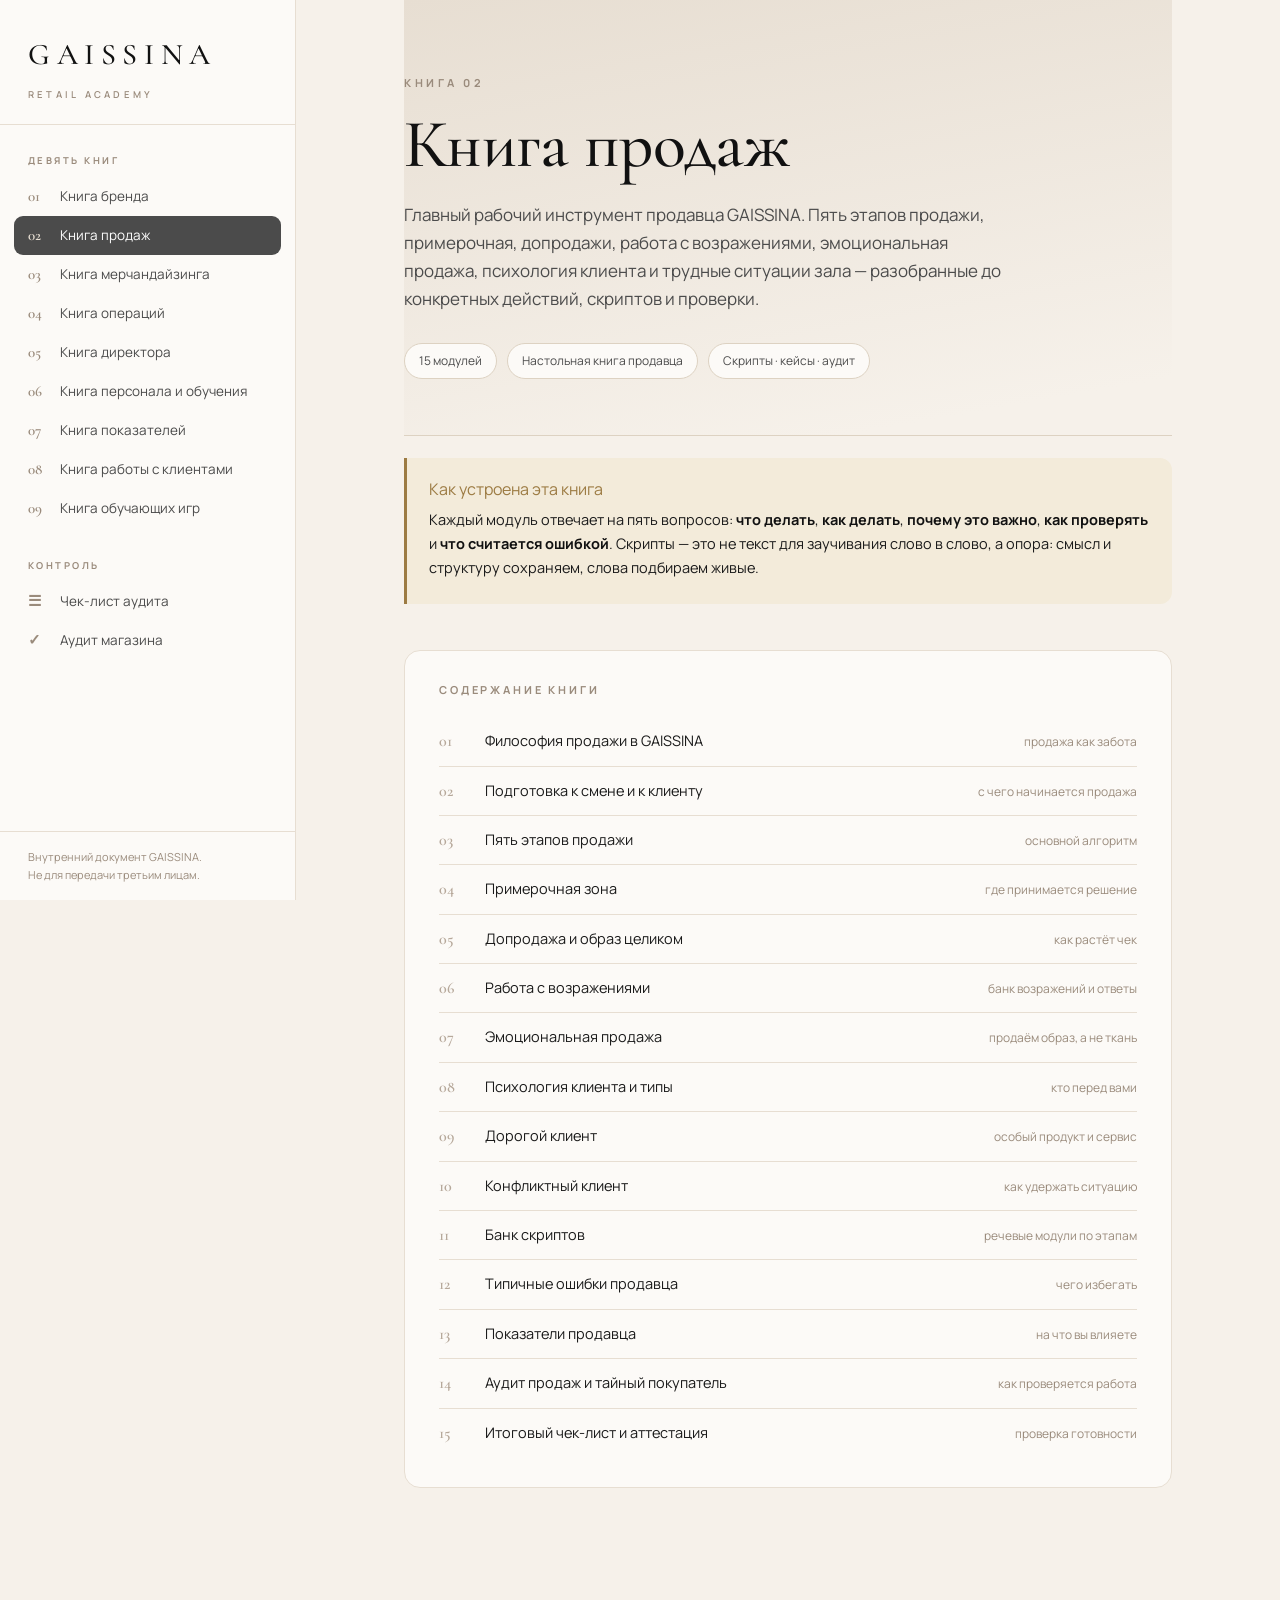
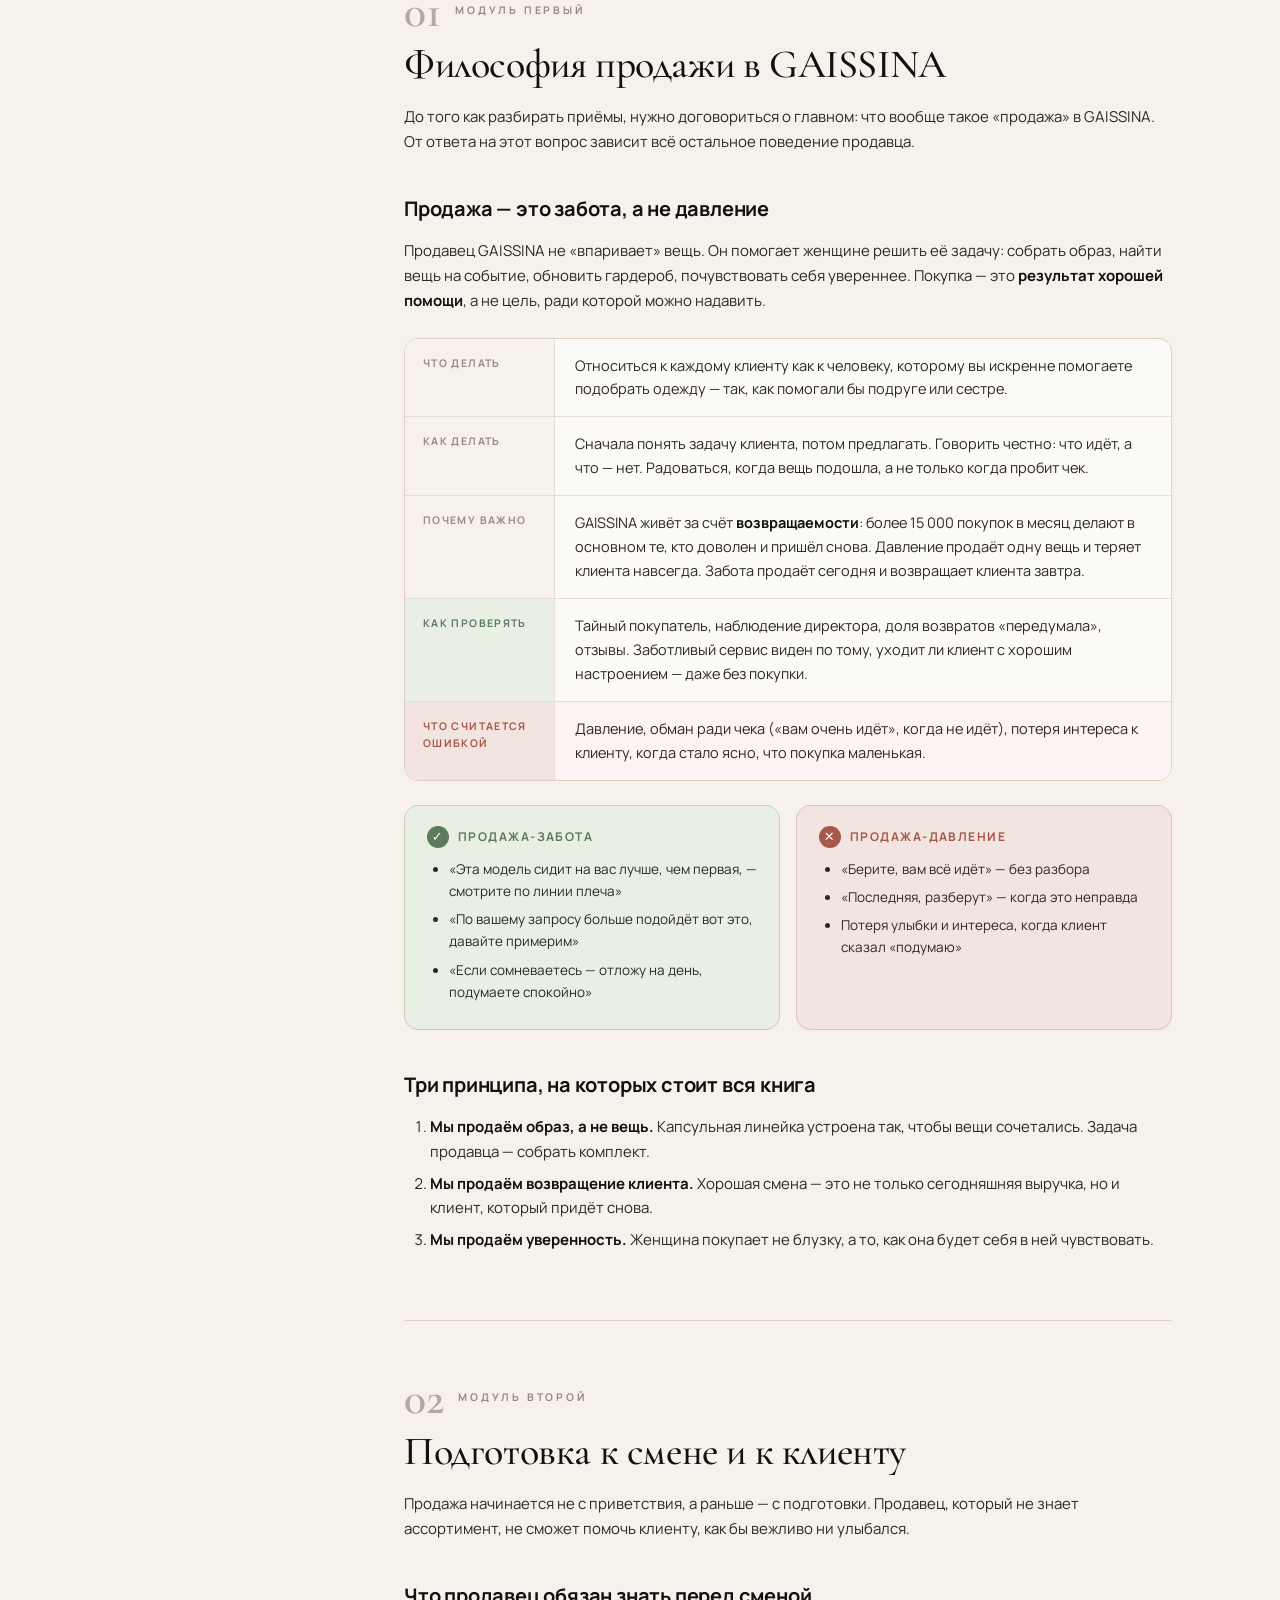
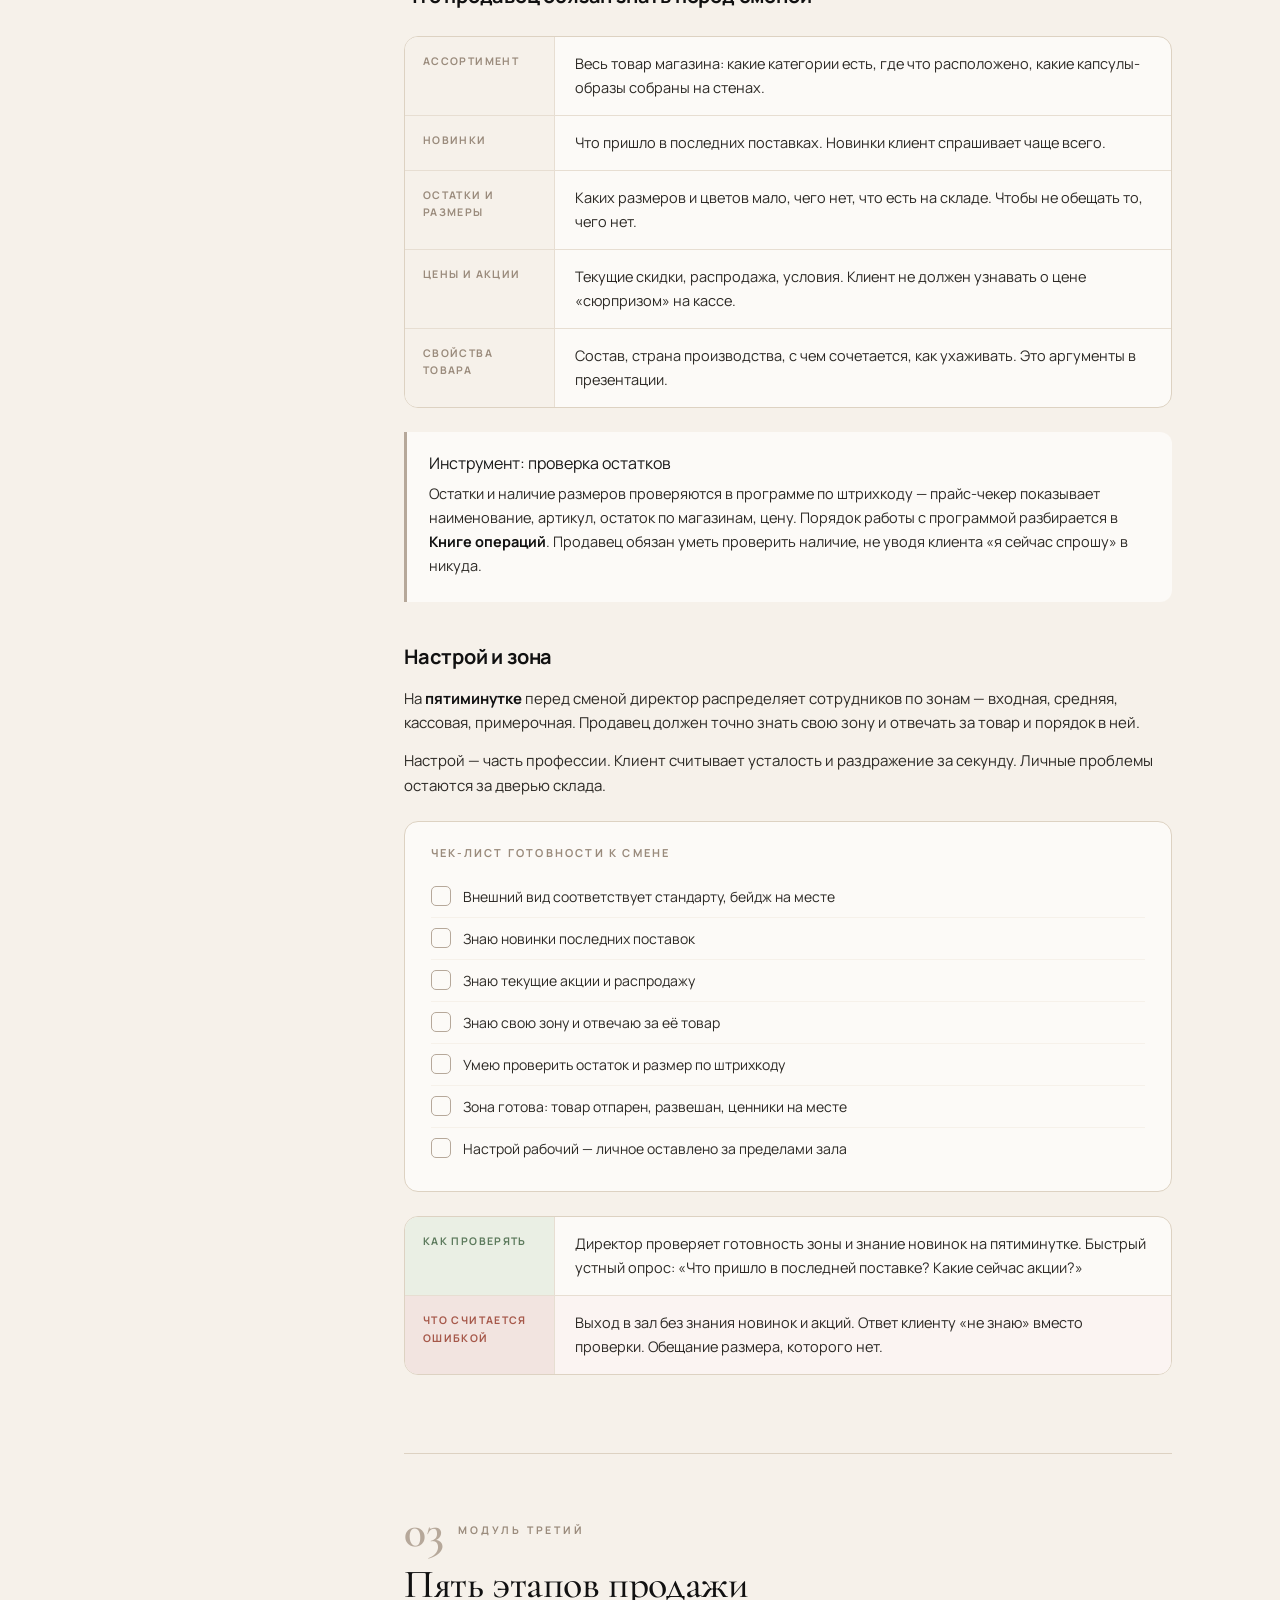
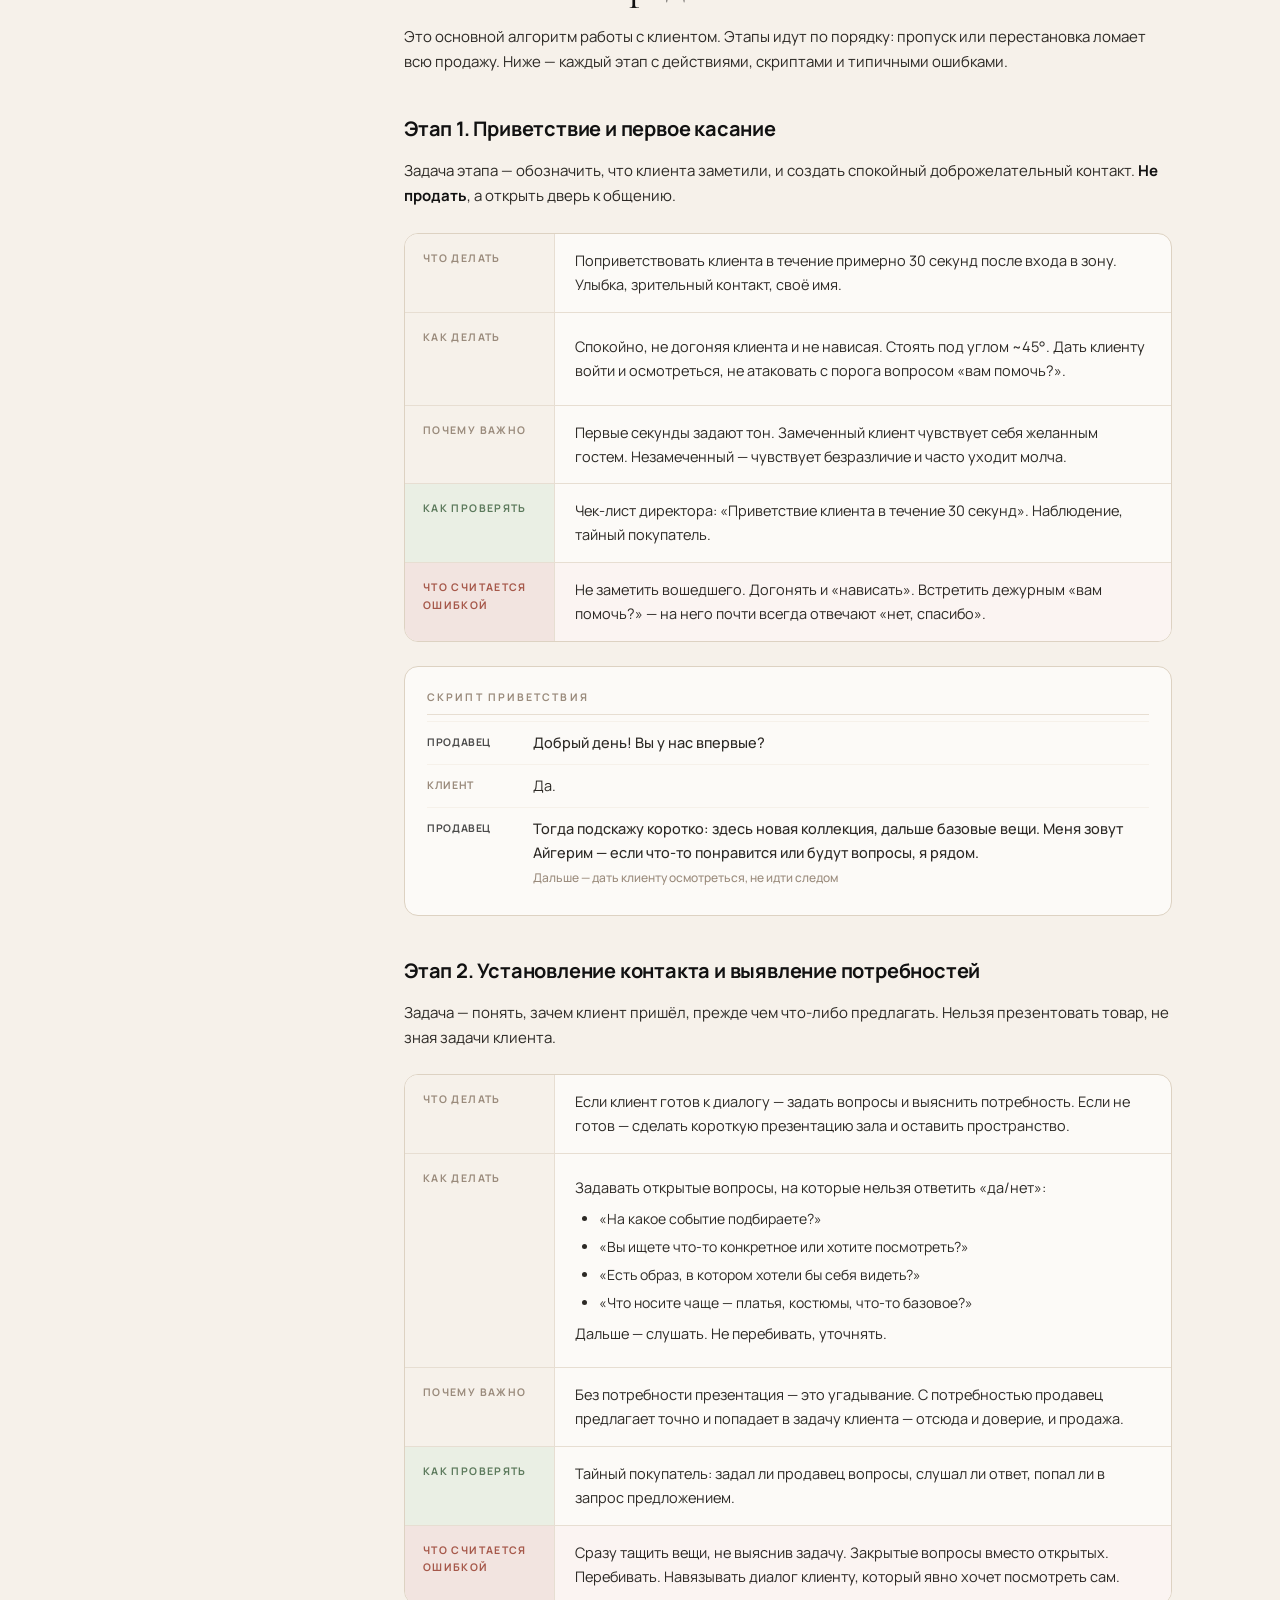
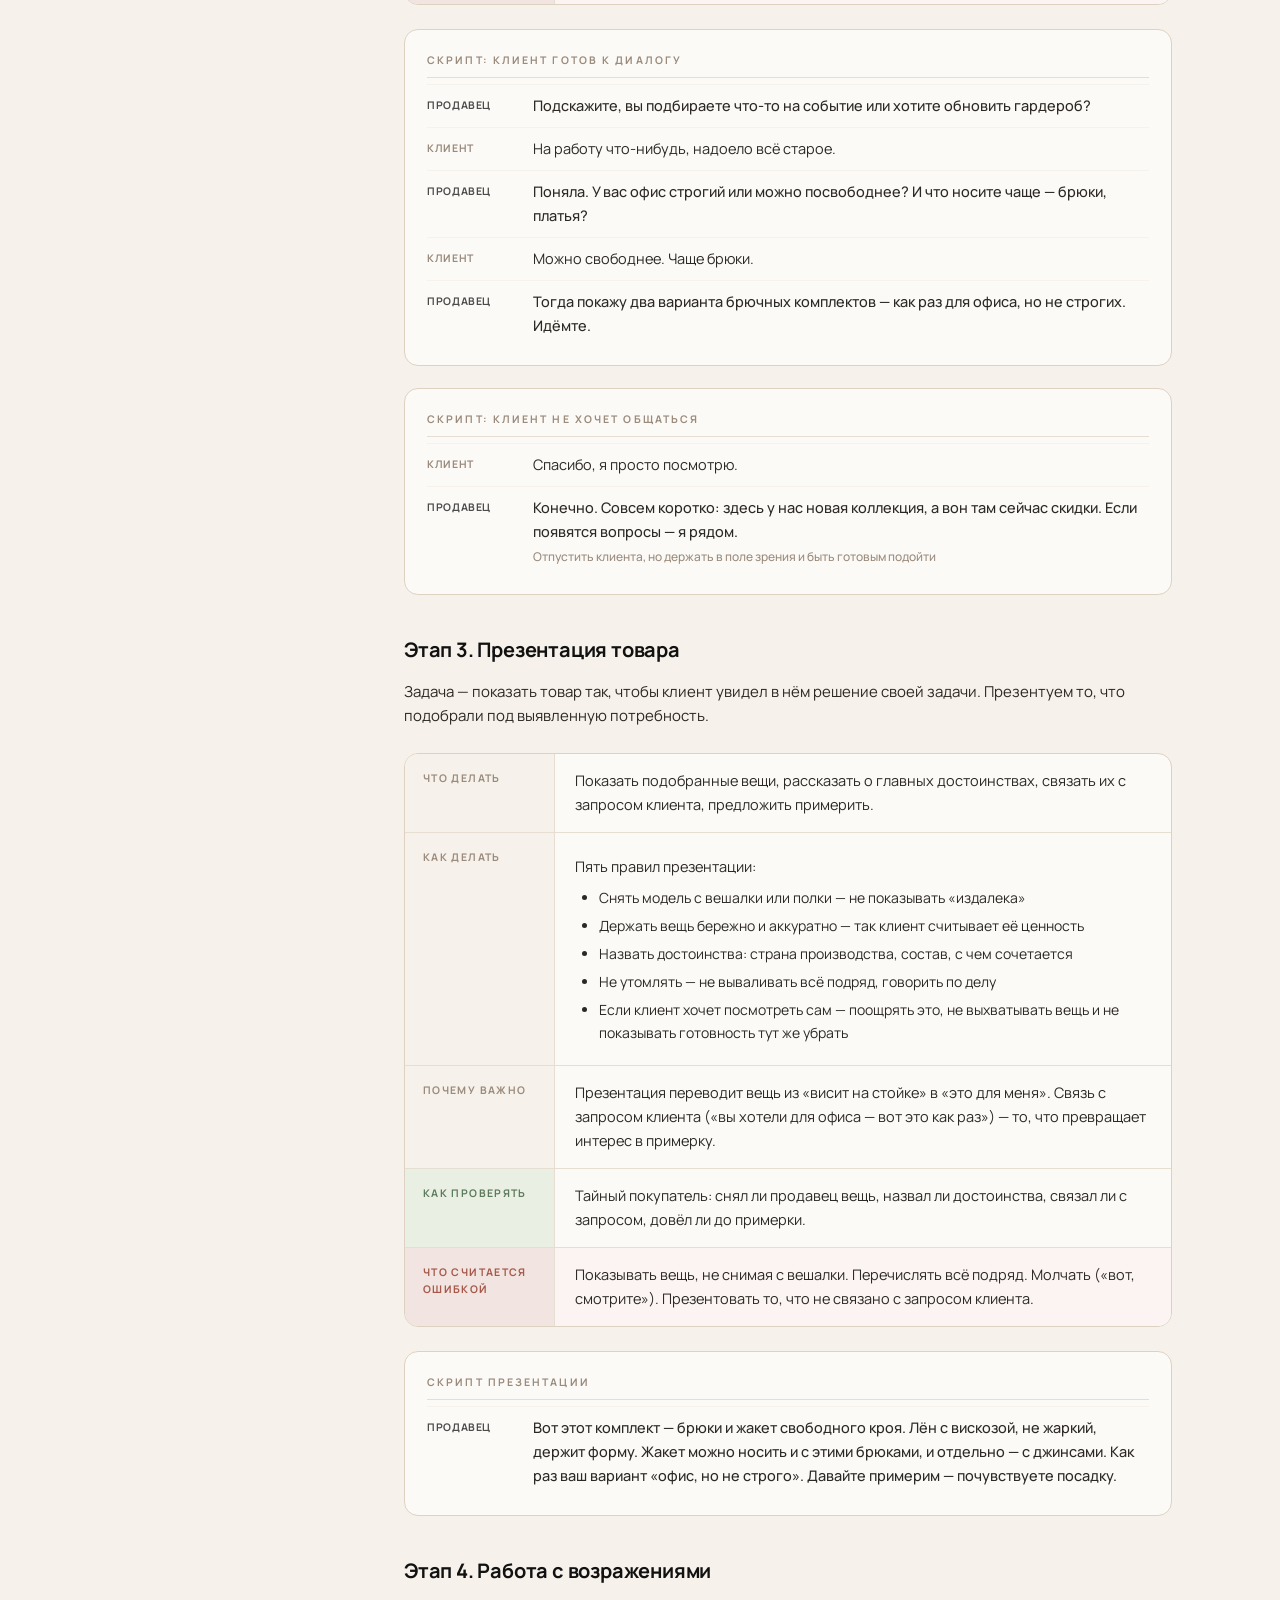
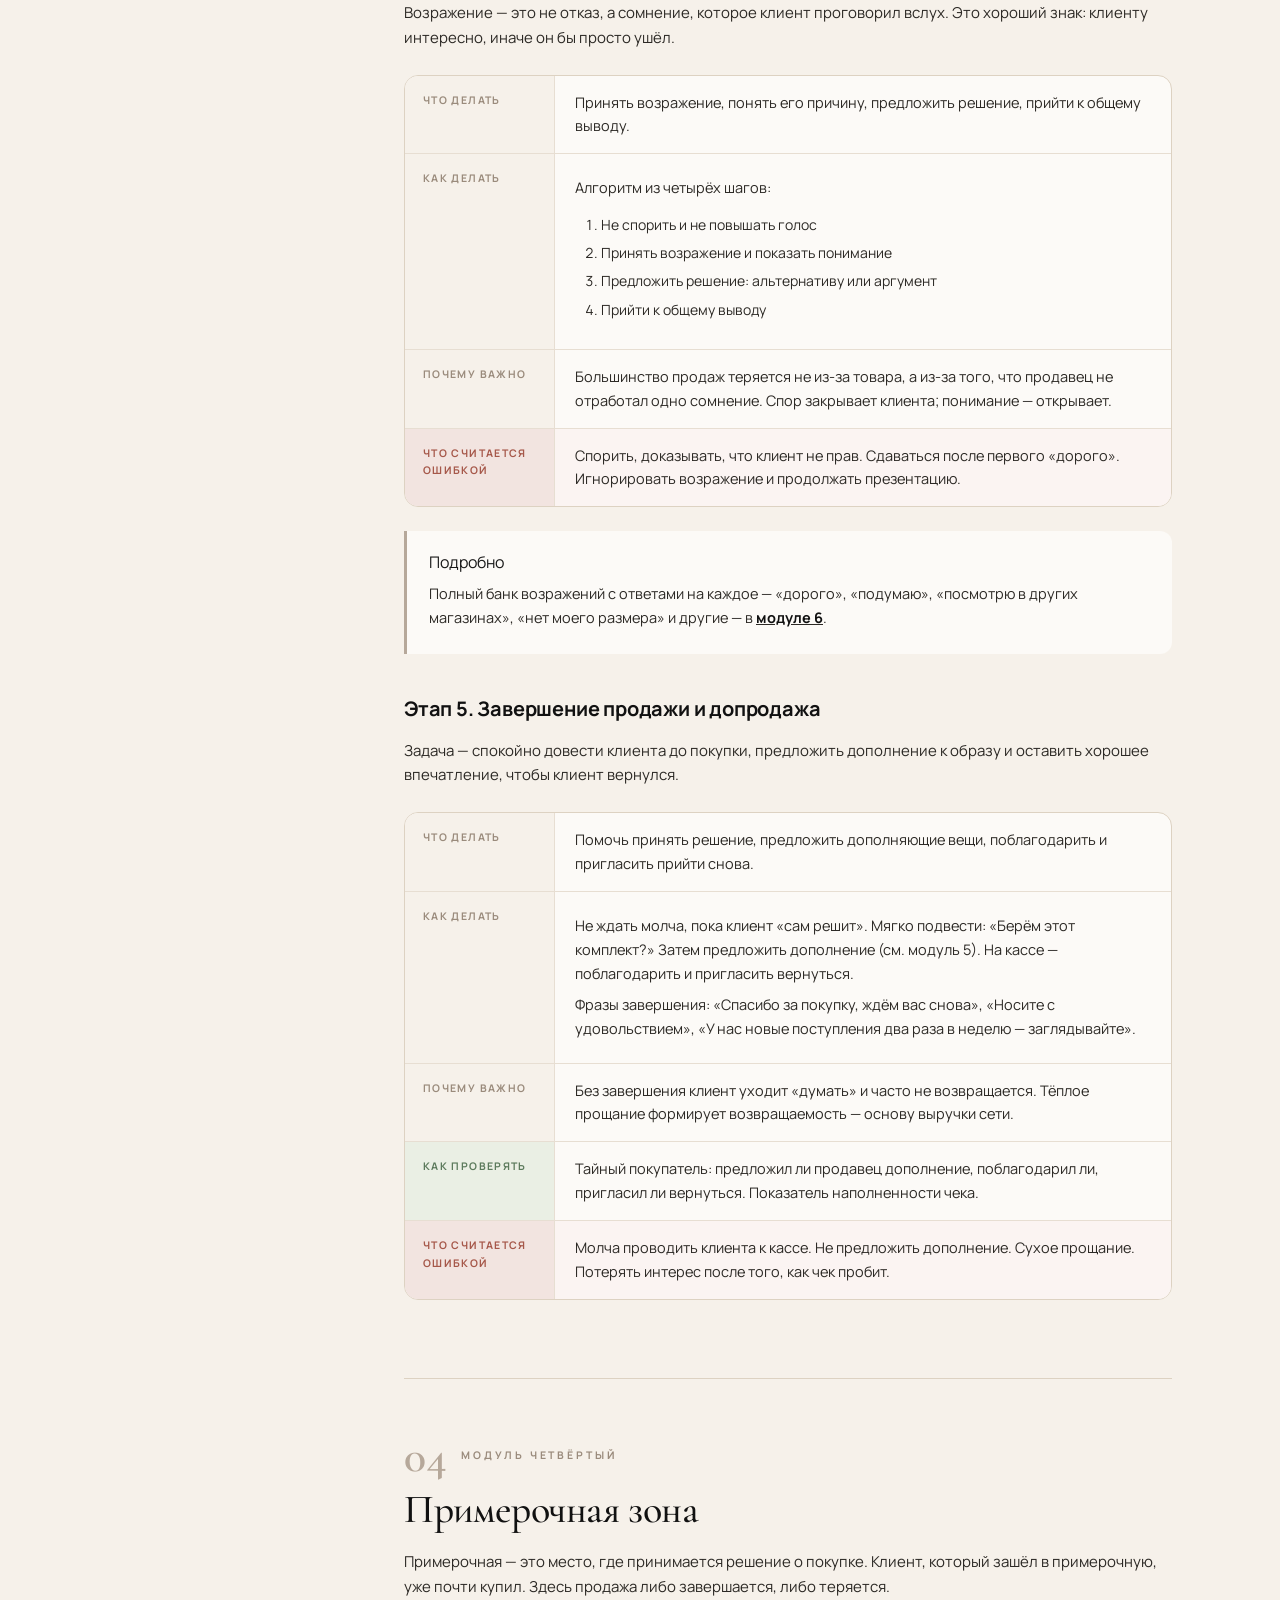
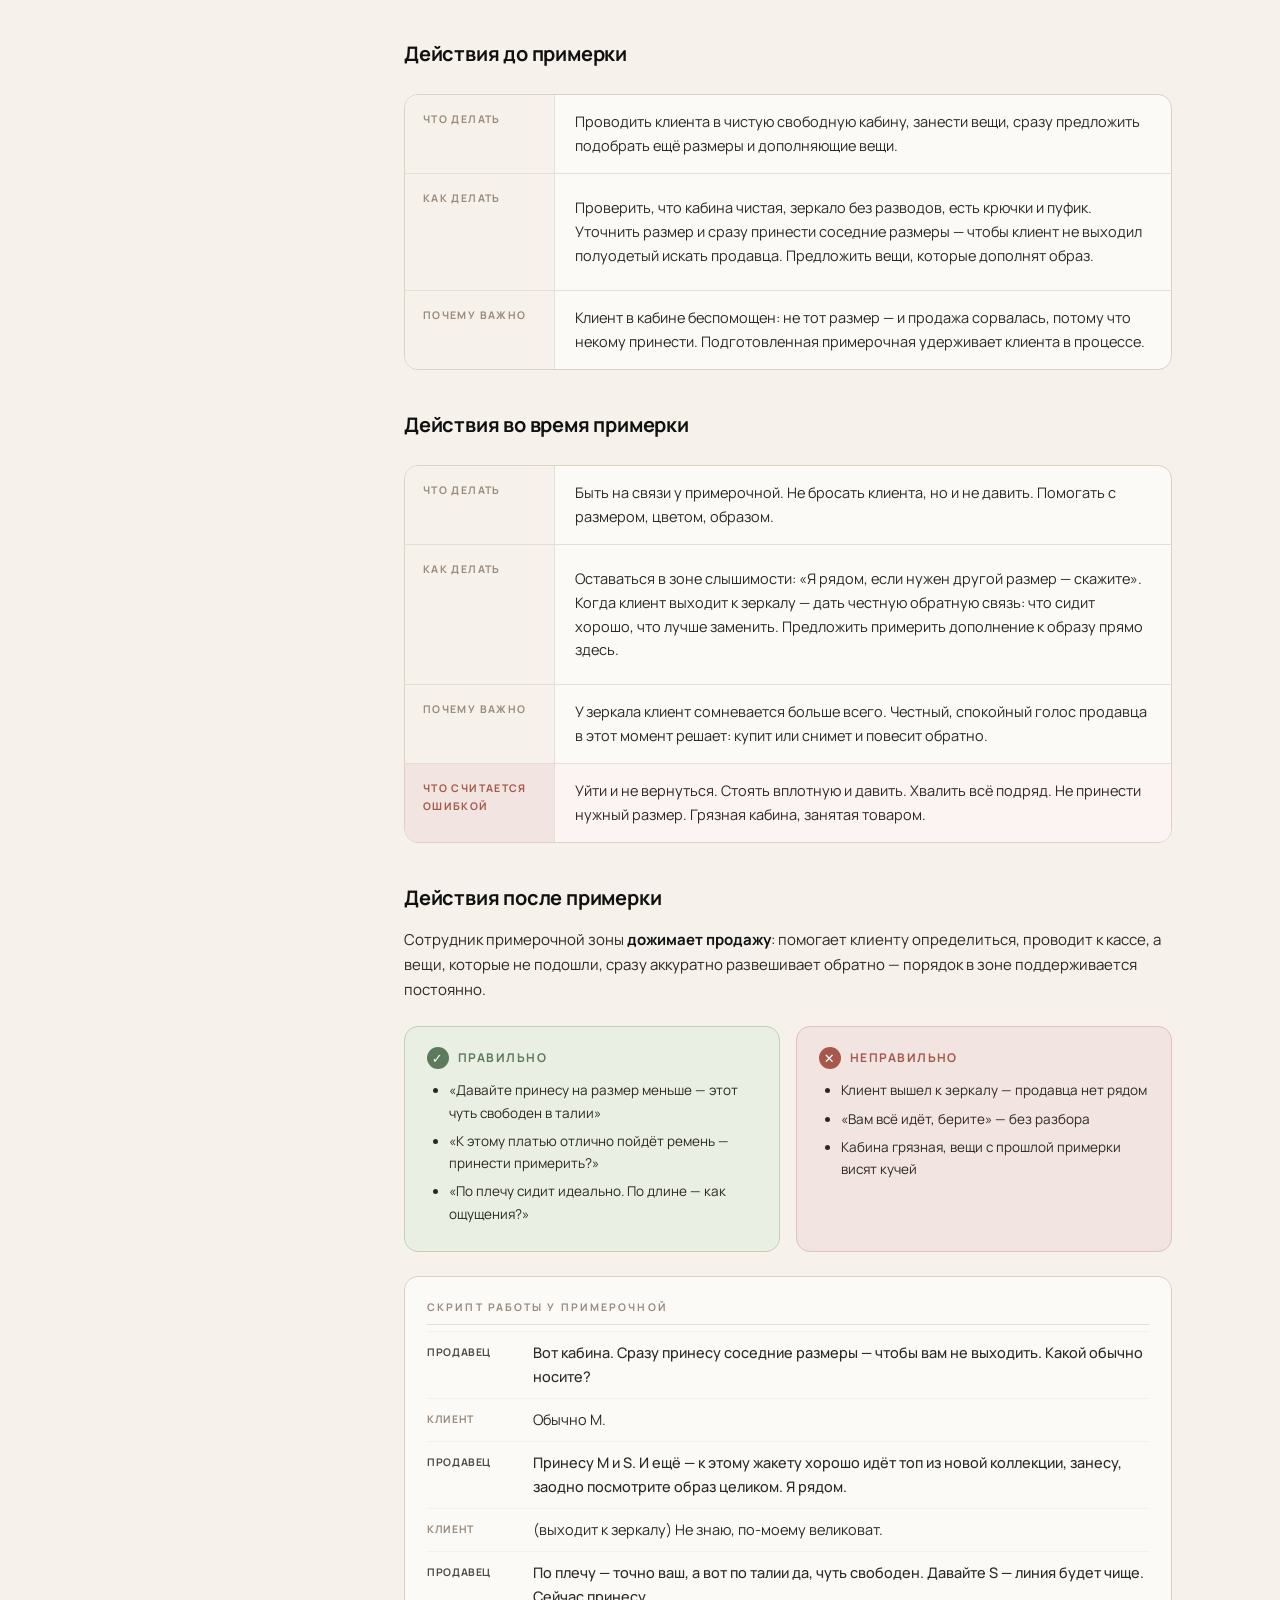
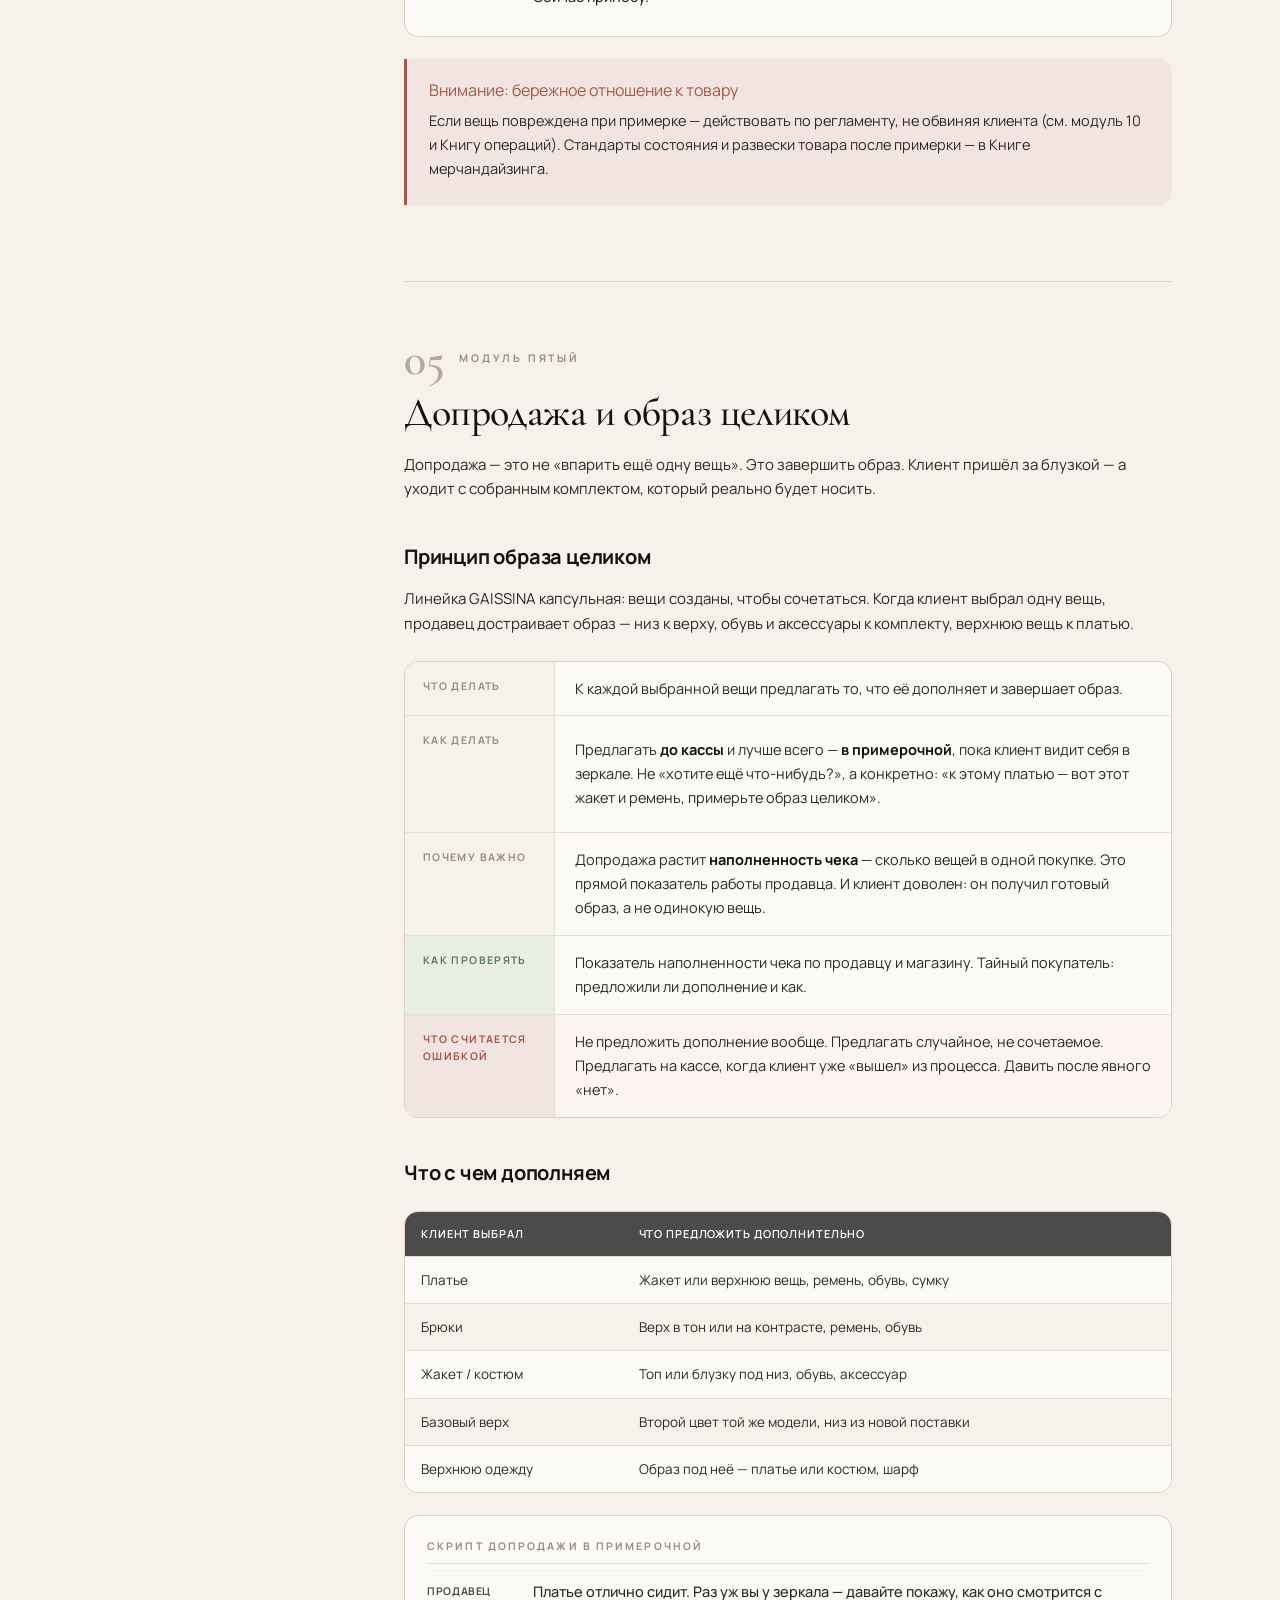
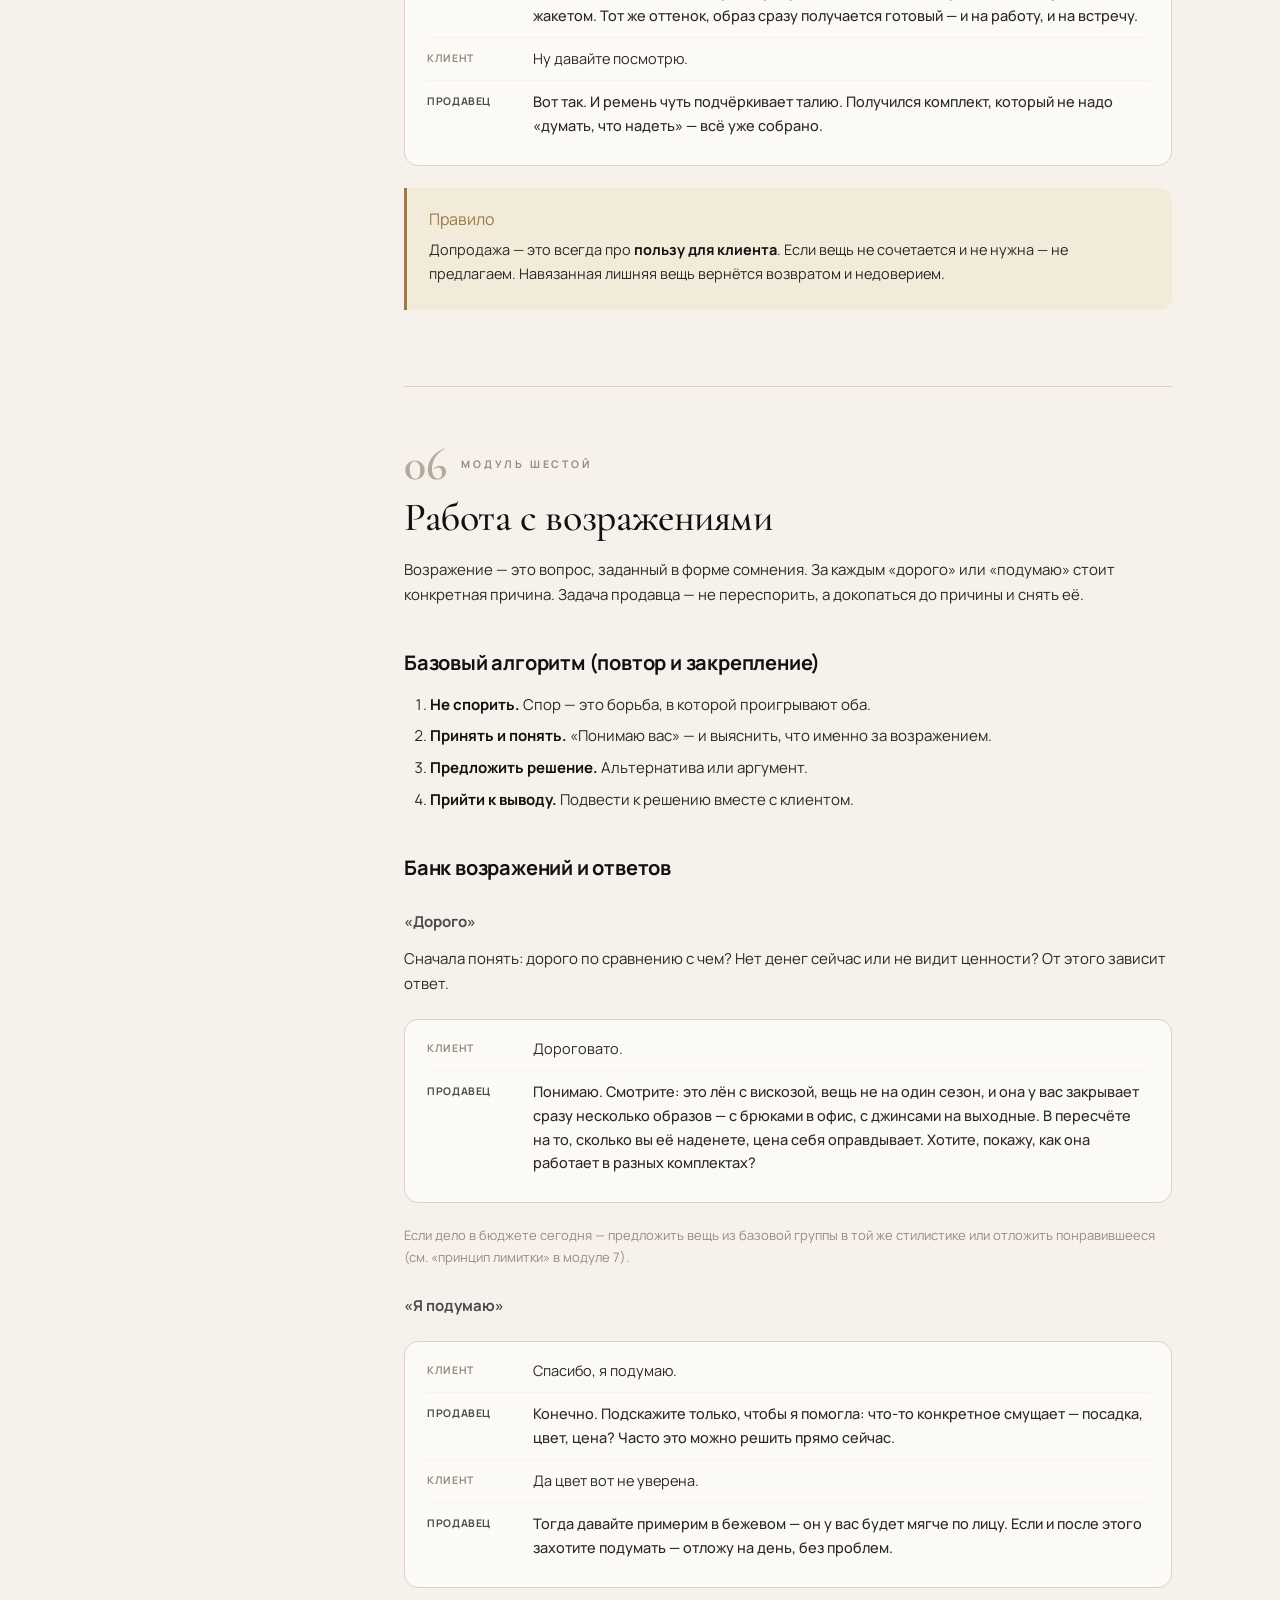
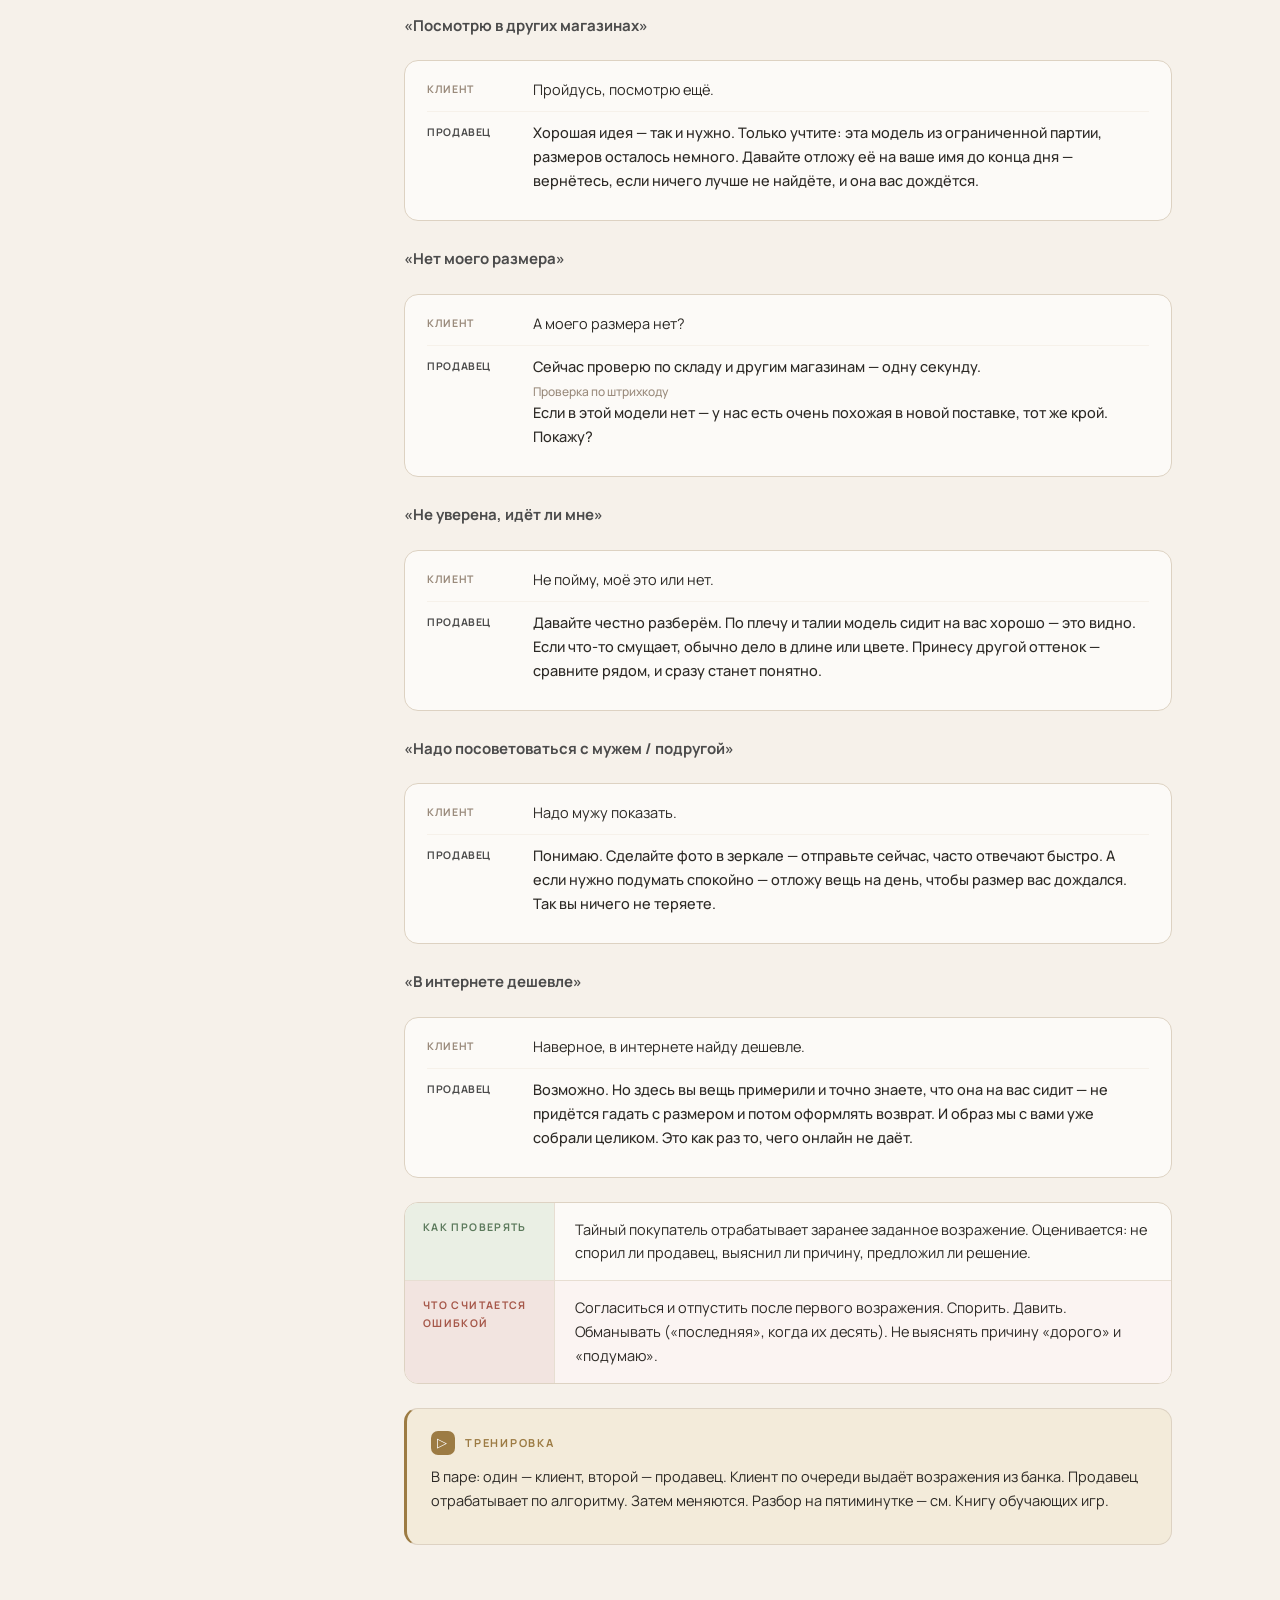
<file: books/02-selling-book.html>
<!DOCTYPE html>
<html lang="ru">
<head>
<meta charset="UTF-8">
<meta name="viewport" content="width=device-width, initial-scale=1">
<meta name="robots" content="noindex, nofollow">
<title>Книга продаж · GAISSINA Retail Academy</title>
<link rel="stylesheet" href="../assets/style.css">
</head>
<body data-book="02">
<div class="progress"><span></span></div>
<button class="menu-btn" aria-label="Меню"><span></span></button>
<div class="scrim"></div>
<aside class="sidebar" id="sidebar"></aside>

<main class="content">
<div class="wrap">

  <!-- ШАПКА -->
  <header class="book-head">
    <div class="book-kicker">Книга 02</div>
    <h1 class="book-title">Книга продаж</h1>
    <p class="book-lead">
      Главный рабочий инструмент продавца GAISSINA. Пять этапов продажи,
      примерочная, допродажи, работа с возражениями, эмоциональная продажа,
      психология клиента и трудные ситуации зала — разобранные до конкретных
      действий, скриптов и проверки.
    </p>
    <div class="book-meta">
      <span class="pill">15 модулей</span>
      <span class="pill">Настольная книга продавца</span>
      <span class="pill">Скрипты · кейсы · аудит</span>
    </div>
  </header>

  <!-- КАК ЧИТАТЬ -->
  <div class="callout rule">
    <div class="co-h">Как устроена эта книга</div>
    <p>
      Каждый модуль отвечает на пять вопросов: <strong>что делать</strong>,
      <strong>как делать</strong>, <strong>почему это важно</strong>,
      <strong>как проверять</strong> и <strong>что считается ошибкой</strong>.
      Скрипты — это не текст для заучивания слово в слово, а опора: смысл и
      структуру сохраняем, слова подбираем живые.
    </p>
  </div>

  <!-- ОГЛАВЛЕНИЕ -->
  <nav class="toc">
    <h3>Содержание книги</h3>
    <ol>
      <li><a href="#m1"><span class="t">Философия продажи в GAISSINA</span><span class="d">продажа как забота</span></a></li>
      <li><a href="#m2"><span class="t">Подготовка к смене и к клиенту</span><span class="d">с чего начинается продажа</span></a></li>
      <li><a href="#m3"><span class="t">Пять этапов продажи</span><span class="d">основной алгоритм</span></a></li>
      <li><a href="#m4"><span class="t">Примерочная зона</span><span class="d">где принимается решение</span></a></li>
      <li><a href="#m5"><span class="t">Допродажа и образ целиком</span><span class="d">как растёт чек</span></a></li>
      <li><a href="#m6"><span class="t">Работа с возражениями</span><span class="d">банк возражений и ответы</span></a></li>
      <li><a href="#m7"><span class="t">Эмоциональная продажа</span><span class="d">продаём образ, а не ткань</span></a></li>
      <li><a href="#m8"><span class="t">Психология клиента и типы</span><span class="d">кто перед вами</span></a></li>
      <li><a href="#m9"><span class="t">Дорогой клиент</span><span class="d">особый продукт и сервис</span></a></li>
      <li><a href="#m10"><span class="t">Конфликтный клиент</span><span class="d">как удержать ситуацию</span></a></li>
      <li><a href="#m11"><span class="t">Банк скриптов</span><span class="d">речевые модули по этапам</span></a></li>
      <li><a href="#m12"><span class="t">Типичные ошибки продавца</span><span class="d">чего избегать</span></a></li>
      <li><a href="#m13"><span class="t">Показатели продавца</span><span class="d">на что вы влияете</span></a></li>
      <li><a href="#m14"><span class="t">Аудит продаж и тайный покупатель</span><span class="d">как проверяется работа</span></a></li>
      <li><a href="#m15"><span class="t">Итоговый чек-лист и аттестация</span><span class="d">проверка готовности</span></a></li>
    </ol>
  </nav>

  <!-- ============ МОДУЛЬ 1 ============ -->
  <section class="module" id="m1">
    <div class="module-tag"><span class="num">01</span><span class="lbl">Модуль первый</span></div>
    <h2 class="module-title">Философия продажи в GAISSINA</h2>
    <p class="module-intro lead-p">
      До того как разбирать приёмы, нужно договориться о главном: что вообще
      такое «продажа» в GAISSINA. От ответа на этот вопрос зависит всё
      остальное поведение продавца.
    </p>

    <h3 class="sec">Продажа — это забота, а не давление</h3>
    <p>
      Продавец GAISSINA не «впаривает» вещь. Он помогает женщине решить её
      задачу: собрать образ, найти вещь на событие, обновить гардероб,
      почувствовать себя увереннее. Покупка — это <strong>результат хорошей
      помощи</strong>, а не цель, ради которой можно надавить.
    </p>

    <div class="spec">
      <div class="spec-row">
        <div class="spec-key">Что делать</div>
        <div class="spec-val">Относиться к каждому клиенту как к человеку, которому вы искренне помогаете подобрать одежду — так, как помогали бы подруге или сестре.</div>
      </div>
      <div class="spec-row">
        <div class="spec-key">Как делать</div>
        <div class="spec-val">Сначала понять задачу клиента, потом предлагать. Говорить честно: что идёт, а что — нет. Радоваться, когда вещь подошла, а не только когда пробит чек.</div>
      </div>
      <div class="spec-row">
        <div class="spec-key">Почему важно</div>
        <div class="spec-val">GAISSINA живёт за счёт <strong>возвращаемости</strong>: более 15 000 покупок в месяц делают в основном те, кто доволен и пришёл снова. Давление продаёт одну вещь и теряет клиента навсегда. Забота продаёт сегодня и возвращает клиента завтра.</div>
      </div>
      <div class="spec-row check">
        <div class="spec-key">Как проверять</div>
        <div class="spec-val">Тайный покупатель, наблюдение директора, доля возвратов «передумала», отзывы. Заботливый сервис виден по тому, уходит ли клиент с хорошим настроением — даже без покупки.</div>
      </div>
      <div class="spec-row err">
        <div class="spec-key">Что считается ошибкой</div>
        <div class="spec-val">Давление, обман ради чека («вам очень идёт», когда не идёт), потеря интереса к клиенту, когда стало ясно, что покупка маленькая.</div>
      </div>
    </div>

    <div class="compare">
      <div class="cmp yes">
        <div class="cmp-h"><span class="cmp-ic">✓</span>Продажа-забота</div>
        <ul>
          <li>«Эта модель сидит на вас лучше, чем первая, — смотрите по линии плеча»</li>
          <li>«По вашему запросу больше подойдёт вот это, давайте примерим»</li>
          <li>«Если сомневаетесь — отложу на день, подумаете спокойно»</li>
        </ul>
      </div>
      <div class="cmp no">
        <div class="cmp-h"><span class="cmp-ic">✕</span>Продажа-давление</div>
        <ul>
          <li>«Берите, вам всё идёт» — без разбора</li>
          <li>«Последняя, разберут» — когда это неправда</li>
          <li>Потеря улыбки и интереса, когда клиент сказал «подумаю»</li>
        </ul>
      </div>
    </div>

    <h3 class="sec">Три принципа, на которых стоит вся книга</h3>
    <ol>
      <li><strong>Мы продаём образ, а не вещь.</strong> Капсульная линейка устроена так, чтобы вещи сочетались. Задача продавца — собрать комплект.</li>
      <li><strong>Мы продаём возвращение клиента.</strong> Хорошая смена — это не только сегодняшняя выручка, но и клиент, который придёт снова.</li>
      <li><strong>Мы продаём уверенность.</strong> Женщина покупает не блузку, а то, как она будет себя в ней чувствовать.</li>
    </ol>
  </section>

  <!-- ============ МОДУЛЬ 2 ============ -->
  <section class="module" id="m2">
    <div class="module-tag"><span class="num">02</span><span class="lbl">Модуль второй</span></div>
    <h2 class="module-title">Подготовка к смене и к клиенту</h2>
    <p class="module-intro lead-p">
      Продажа начинается не с приветствия, а раньше — с подготовки. Продавец,
      который не знает ассортимент, не сможет помочь клиенту, как бы вежливо
      ни улыбался.
    </p>

    <h3 class="sec">Что продавец обязан знать перед сменой</h3>
    <div class="spec">
      <div class="spec-row">
        <div class="spec-key">Ассортимент</div>
        <div class="spec-val">Весь товар магазина: какие категории есть, где что расположено, какие капсулы-образы собраны на стенах.</div>
      </div>
      <div class="spec-row">
        <div class="spec-key">Новинки</div>
        <div class="spec-val">Что пришло в последних поставках. Новинки клиент спрашивает чаще всего.</div>
      </div>
      <div class="spec-row">
        <div class="spec-key">Остатки и размеры</div>
        <div class="spec-val">Каких размеров и цветов мало, чего нет, что есть на складе. Чтобы не обещать то, чего нет.</div>
      </div>
      <div class="spec-row">
        <div class="spec-key">Цены и акции</div>
        <div class="spec-val">Текущие скидки, распродажа, условия. Клиент не должен узнавать о цене «сюрпризом» на кассе.</div>
      </div>
      <div class="spec-row">
        <div class="spec-key">Свойства товара</div>
        <div class="spec-val">Состав, страна производства, с чем сочетается, как ухаживать. Это аргументы в презентации.</div>
      </div>
    </div>

    <div class="callout">
      <div class="co-h">Инструмент: проверка остатков</div>
      <p>
        Остатки и наличие размеров проверяются в программе по штрихкоду —
        прайс-чекер показывает наименование, артикул, остаток по магазинам,
        цену. Порядок работы с программой разбирается в
        <strong>Книге операций</strong>. Продавец обязан уметь проверить
        наличие, не уводя клиента «я сейчас спрошу» в никуда.
      </p>
    </div>

    <h3 class="sec">Настрой и зона</h3>
    <p>
      На <strong>пятиминутке</strong> перед сменой директор распределяет
      сотрудников по зонам — входная, средняя, кассовая, примерочная. Продавец
      должен точно знать свою зону и отвечать за товар и порядок в ней.
    </p>
    <p>
      Настрой — часть профессии. Клиент считывает усталость и раздражение за
      секунду. Личные проблемы остаются за дверью склада.
    </p>

    <div class="checklist">
      <div class="ttl">Чек-лист готовности к смене</div>
      <ul>
        <li>Внешний вид соответствует стандарту, бейдж на месте</li>
        <li>Знаю новинки последних поставок</li>
        <li>Знаю текущие акции и распродажу</li>
        <li>Знаю свою зону и отвечаю за её товар</li>
        <li>Умею проверить остаток и размер по штрихкоду</li>
        <li>Зона готова: товар отпарен, развешан, ценники на месте</li>
        <li>Настрой рабочий — личное оставлено за пределами зала</li>
      </ul>
    </div>

    <div class="spec">
      <div class="spec-row check">
        <div class="spec-key">Как проверять</div>
        <div class="spec-val">Директор проверяет готовность зоны и знание новинок на пятиминутке. Быстрый устный опрос: «Что пришло в последней поставке? Какие сейчас акции?»</div>
      </div>
      <div class="spec-row err">
        <div class="spec-key">Что считается ошибкой</div>
        <div class="spec-val">Выход в зал без знания новинок и акций. Ответ клиенту «не знаю» вместо проверки. Обещание размера, которого нет.</div>
      </div>
    </div>
  </section>

  <!-- ============ МОДУЛЬ 3 ============ -->
  <section class="module" id="m3">
    <div class="module-tag"><span class="num">03</span><span class="lbl">Модуль третий</span></div>
    <h2 class="module-title">Пять этапов продажи</h2>
    <p class="module-intro lead-p">
      Это основной алгоритм работы с клиентом. Этапы идут по порядку: пропуск
      или перестановка ломает всю продажу. Ниже — каждый этап с действиями,
      скриптами и типичными ошибками.
    </p>

    <!-- ЭТАП 1 -->
    <h3 class="sec">Этап 1. Приветствие и первое касание</h3>
    <p>
      Задача этапа — обозначить, что клиента заметили, и создать спокойный
      доброжелательный контакт. <strong>Не продать</strong>, а открыть дверь к
      общению.
    </p>
    <div class="spec">
      <div class="spec-row">
        <div class="spec-key">Что делать</div>
        <div class="spec-val">Поприветствовать клиента в течение примерно 30 секунд после входа в зону. Улыбка, зрительный контакт, своё имя.</div>
      </div>
      <div class="spec-row">
        <div class="spec-key">Как делать</div>
        <div class="spec-val">
          <p>Спокойно, не догоняя клиента и не нависая. Стоять под углом ~45°. Дать клиенту войти и осмотреться, не атаковать с порога вопросом «вам помочь?».</p>
        </div>
      </div>
      <div class="spec-row">
        <div class="spec-key">Почему важно</div>
        <div class="spec-val">Первые секунды задают тон. Замеченный клиент чувствует себя желанным гостем. Незамеченный — чувствует безразличие и часто уходит молча.</div>
      </div>
      <div class="spec-row check">
        <div class="spec-key">Как проверять</div>
        <div class="spec-val">Чек-лист директора: «Приветствие клиента в течение 30 секунд». Наблюдение, тайный покупатель.</div>
      </div>
      <div class="spec-row err">
        <div class="spec-key">Что считается ошибкой</div>
        <div class="spec-val">Не заметить вошедшего. Догонять и «нависать». Встретить дежурным «вам помочь?» — на него почти всегда отвечают «нет, спасибо».</div>
      </div>
    </div>
    <div class="script">
      <div class="script-h">Скрипт приветствия</div>
      <div class="line s"><span class="role">Продавец</span><span class="say">Добрый день! Вы у нас впервые?</span></div>
      <div class="line c"><span class="role">Клиент</span><span class="say">Да.</span></div>
      <div class="line s"><span class="role">Продавец</span><span class="say">Тогда подскажу коротко: здесь новая коллекция, дальше базовые вещи. Меня зовут Айгерим — если что-то понравится или будут вопросы, я рядом.<span class="note">Дальше — дать клиенту осмотреться, не идти следом</span></span></div>
    </div>

    <!-- ЭТАП 2 -->
    <h3 class="sec">Этап 2. Установление контакта и выявление потребностей</h3>
    <p>
      Задача — понять, зачем клиент пришёл, прежде чем что-либо предлагать.
      Нельзя презентовать товар, не зная задачи клиента.
    </p>
    <div class="spec">
      <div class="spec-row">
        <div class="spec-key">Что делать</div>
        <div class="spec-val">Если клиент готов к диалогу — задать вопросы и выяснить потребность. Если не готов — сделать короткую презентацию зала и оставить пространство.</div>
      </div>
      <div class="spec-row">
        <div class="spec-key">Как делать</div>
        <div class="spec-val">
          <p>Задавать открытые вопросы, на которые нельзя ответить «да/нет»:</p>
          <ul>
            <li>«На какое событие подбираете?»</li>
            <li>«Вы ищете что-то конкретное или хотите посмотреть?»</li>
            <li>«Есть образ, в котором хотели бы себя видеть?»</li>
            <li>«Что носите чаще — платья, костюмы, что-то базовое?»</li>
          </ul>
          <p>Дальше — слушать. Не перебивать, уточнять.</p>
        </div>
      </div>
      <div class="spec-row">
        <div class="spec-key">Почему важно</div>
        <div class="spec-val">Без потребности презентация — это угадывание. С потребностью продавец предлагает точно и попадает в задачу клиента — отсюда и доверие, и продажа.</div>
      </div>
      <div class="spec-row check">
        <div class="spec-key">Как проверять</div>
        <div class="spec-val">Тайный покупатель: задал ли продавец вопросы, слушал ли ответ, попал ли в запрос предложением.</div>
      </div>
      <div class="spec-row err">
        <div class="spec-key">Что считается ошибкой</div>
        <div class="spec-val">Сразу тащить вещи, не выяснив задачу. Закрытые вопросы вместо открытых. Перебивать. Навязывать диалог клиенту, который явно хочет посмотреть сам.</div>
      </div>
    </div>
    <div class="script">
      <div class="script-h">Скрипт: клиент готов к диалогу</div>
      <div class="line s"><span class="role">Продавец</span><span class="say">Подскажите, вы подбираете что-то на событие или хотите обновить гардероб?</span></div>
      <div class="line c"><span class="role">Клиент</span><span class="say">На работу что-нибудь, надоело всё старое.</span></div>
      <div class="line s"><span class="role">Продавец</span><span class="say">Поняла. У вас офис строгий или можно посвободнее? И что носите чаще — брюки, платья?</span></div>
      <div class="line c"><span class="role">Клиент</span><span class="say">Можно свободнее. Чаще брюки.</span></div>
      <div class="line s"><span class="role">Продавец</span><span class="say">Тогда покажу два варианта брючных комплектов — как раз для офиса, но не строгих. Идёмте.</span></div>
    </div>
    <div class="script">
      <div class="script-h">Скрипт: клиент не хочет общаться</div>
      <div class="line c"><span class="role">Клиент</span><span class="say">Спасибо, я просто посмотрю.</span></div>
      <div class="line s"><span class="role">Продавец</span><span class="say">Конечно. Совсем коротко: здесь у нас новая коллекция, а вон там сейчас скидки. Если появятся вопросы — я рядом.<span class="note">Отпустить клиента, но держать в поле зрения и быть готовым подойти</span></span></div>
    </div>

    <!-- ЭТАП 3 -->
    <h3 class="sec">Этап 3. Презентация товара</h3>
    <p>
      Задача — показать товар так, чтобы клиент увидел в нём решение своей
      задачи. Презентуем то, что подобрали под выявленную потребность.
    </p>
    <div class="spec">
      <div class="spec-row">
        <div class="spec-key">Что делать</div>
        <div class="spec-val">Показать подобранные вещи, рассказать о главных достоинствах, связать их с запросом клиента, предложить примерить.</div>
      </div>
      <div class="spec-row">
        <div class="spec-key">Как делать</div>
        <div class="spec-val">
          <p>Пять правил презентации:</p>
          <ul>
            <li>Снять модель с вешалки или полки — не показывать «издалека»</li>
            <li>Держать вещь бережно и аккуратно — так клиент считывает её ценность</li>
            <li>Назвать достоинства: страна производства, состав, с чем сочетается</li>
            <li>Не утомлять — не вываливать всё подряд, говорить по делу</li>
            <li>Если клиент хочет посмотреть сам — поощрять это, не выхватывать вещь и не показывать готовность тут же убрать</li>
          </ul>
        </div>
      </div>
      <div class="spec-row">
        <div class="spec-key">Почему важно</div>
        <div class="spec-val">Презентация переводит вещь из «висит на стойке» в «это для меня». Связь с запросом клиента («вы хотели для офиса — вот это как раз») — то, что превращает интерес в примерку.</div>
      </div>
      <div class="spec-row check">
        <div class="spec-key">Как проверять</div>
        <div class="spec-val">Тайный покупатель: снял ли продавец вещь, назвал ли достоинства, связал ли с запросом, довёл ли до примерки.</div>
      </div>
      <div class="spec-row err">
        <div class="spec-key">Что считается ошибкой</div>
        <div class="spec-val">Показывать вещь, не снимая с вешалки. Перечислять всё подряд. Молчать («вот, смотрите»). Презентовать то, что не связано с запросом клиента.</div>
      </div>
    </div>
    <div class="script">
      <div class="script-h">Скрипт презентации</div>
      <div class="line s"><span class="role">Продавец</span><span class="say">Вот этот комплект — брюки и жакет свободного кроя. Лён с вискозой, не жаркий, держит форму. Жакет можно носить и с этими брюками, и отдельно — с джинсами. Как раз ваш вариант «офис, но не строго». Давайте примерим — почувствуете посадку.</span></div>
    </div>

    <!-- ЭТАП 4 -->
    <h3 class="sec">Этап 4. Работа с возражениями</h3>
    <p>
      Возражение — это не отказ, а сомнение, которое клиент проговорил вслух.
      Это хороший знак: клиенту интересно, иначе он бы просто ушёл.
    </p>
    <div class="spec">
      <div class="spec-row">
        <div class="spec-key">Что делать</div>
        <div class="spec-val">Принять возражение, понять его причину, предложить решение, прийти к общему выводу.</div>
      </div>
      <div class="spec-row">
        <div class="spec-key">Как делать</div>
        <div class="spec-val">
          <p>Алгоритм из четырёх шагов:</p>
          <ol>
            <li>Не спорить и не повышать голос</li>
            <li>Принять возражение и показать понимание</li>
            <li>Предложить решение: альтернативу или аргумент</li>
            <li>Прийти к общему выводу</li>
          </ol>
        </div>
      </div>
      <div class="spec-row">
        <div class="spec-key">Почему важно</div>
        <div class="spec-val">Большинство продаж теряется не из-за товара, а из-за того, что продавец не отработал одно сомнение. Спор закрывает клиента; понимание — открывает.</div>
      </div>
      <div class="spec-row err">
        <div class="spec-key">Что считается ошибкой</div>
        <div class="spec-val">Спорить, доказывать, что клиент не прав. Сдаваться после первого «дорого». Игнорировать возражение и продолжать презентацию.</div>
      </div>
    </div>
    <div class="callout">
      <div class="co-h">Подробно</div>
      <p>
        Полный банк возражений с ответами на каждое — «дорого», «подумаю»,
        «посмотрю в других магазинах», «нет моего размера» и другие — в
        <a href="#m6"><strong>модуле 6</strong></a>.
      </p>
    </div>

    <!-- ЭТАП 5 -->
    <h3 class="sec">Этап 5. Завершение продажи и допродажа</h3>
    <p>
      Задача — спокойно довести клиента до покупки, предложить дополнение к
      образу и оставить хорошее впечатление, чтобы клиент вернулся.
    </p>
    <div class="spec">
      <div class="spec-row">
        <div class="spec-key">Что делать</div>
        <div class="spec-val">Помочь принять решение, предложить дополняющие вещи, поблагодарить и пригласить прийти снова.</div>
      </div>
      <div class="spec-row">
        <div class="spec-key">Как делать</div>
        <div class="spec-val">
          <p>Не ждать молча, пока клиент «сам решит». Мягко подвести: «Берём этот комплект?» Затем предложить дополнение (см. модуль 5). На кассе — поблагодарить и пригласить вернуться.</p>
          <p>Фразы завершения: «Спасибо за покупку, ждём вас снова», «Носите с удовольствием», «У нас новые поступления два раза в неделю — заглядывайте».</p>
        </div>
      </div>
      <div class="spec-row">
        <div class="spec-key">Почему важно</div>
        <div class="spec-val">Без завершения клиент уходит «думать» и часто не возвращается. Тёплое прощание формирует возвращаемость — основу выручки сети.</div>
      </div>
      <div class="spec-row check">
        <div class="spec-key">Как проверять</div>
        <div class="spec-val">Тайный покупатель: предложил ли продавец дополнение, поблагодарил ли, пригласил ли вернуться. Показатель наполненности чека.</div>
      </div>
      <div class="spec-row err">
        <div class="spec-key">Что считается ошибкой</div>
        <div class="spec-val">Молча проводить клиента к кассе. Не предложить дополнение. Сухое прощание. Потерять интерес после того, как чек пробит.</div>
      </div>
    </div>
  </section>

  <!-- ============ МОДУЛЬ 4 ============ -->
  <section class="module" id="m4">
    <div class="module-tag"><span class="num">04</span><span class="lbl">Модуль четвёртый</span></div>
    <h2 class="module-title">Примерочная зона</h2>
    <p class="module-intro lead-p">
      Примерочная — это место, где принимается решение о покупке. Клиент, который
      зашёл в примерочную, уже почти купил. Здесь продажа либо завершается, либо
      теряется.
    </p>

    <h3 class="sec">Действия до примерки</h3>
    <div class="spec">
      <div class="spec-row">
        <div class="spec-key">Что делать</div>
        <div class="spec-val">Проводить клиента в чистую свободную кабину, занести вещи, сразу предложить подобрать ещё размеры и дополняющие вещи.</div>
      </div>
      <div class="spec-row">
        <div class="spec-key">Как делать</div>
        <div class="spec-val">
          <p>Проверить, что кабина чистая, зеркало без разводов, есть крючки и пуфик. Уточнить размер и сразу принести соседние размеры — чтобы клиент не выходил полуодетый искать продавца. Предложить вещи, которые дополнят образ.</p>
        </div>
      </div>
      <div class="spec-row">
        <div class="spec-key">Почему важно</div>
        <div class="spec-val">Клиент в кабине беспомощен: не тот размер — и продажа сорвалась, потому что некому принести. Подготовленная примерочная удерживает клиента в процессе.</div>
      </div>
    </div>

    <h3 class="sec">Действия во время примерки</h3>
    <div class="spec">
      <div class="spec-row">
        <div class="spec-key">Что делать</div>
        <div class="spec-val">Быть на связи у примерочной. Не бросать клиента, но и не давить. Помогать с размером, цветом, образом.</div>
      </div>
      <div class="spec-row">
        <div class="spec-key">Как делать</div>
        <div class="spec-val">
          <p>Оставаться в зоне слышимости: «Я рядом, если нужен другой размер — скажите». Когда клиент выходит к зеркалу — дать честную обратную связь: что сидит хорошо, что лучше заменить. Предложить примерить дополнение к образу прямо здесь.</p>
        </div>
      </div>
      <div class="spec-row">
        <div class="spec-key">Почему важно</div>
        <div class="spec-val">У зеркала клиент сомневается больше всего. Честный, спокойный голос продавца в этот момент решает: купит или снимет и повесит обратно.</div>
      </div>
      <div class="spec-row err">
        <div class="spec-key">Что считается ошибкой</div>
        <div class="spec-val">Уйти и не вернуться. Стоять вплотную и давить. Хвалить всё подряд. Не принести нужный размер. Грязная кабина, занятая товаром.</div>
      </div>
    </div>

    <h3 class="sec">Действия после примерки</h3>
    <p>
      Сотрудник примерочной зоны <strong>дожимает продажу</strong>: помогает
      клиенту определиться, проводит к кассе, а вещи, которые не подошли,
      сразу аккуратно развешивает обратно — порядок в зоне поддерживается
      постоянно.
    </p>

    <div class="compare">
      <div class="cmp yes">
        <div class="cmp-h"><span class="cmp-ic">✓</span>Правильно</div>
        <ul>
          <li>«Давайте принесу на размер меньше — этот чуть свободен в талии»</li>
          <li>«К этому платью отлично пойдёт ремень — принести примерить?»</li>
          <li>«По плечу сидит идеально. По длине — как ощущения?»</li>
        </ul>
      </div>
      <div class="cmp no">
        <div class="cmp-h"><span class="cmp-ic">✕</span>Неправильно</div>
        <ul>
          <li>Клиент вышел к зеркалу — продавца нет рядом</li>
          <li>«Вам всё идёт, берите» — без разбора</li>
          <li>Кабина грязная, вещи с прошлой примерки висят кучей</li>
        </ul>
      </div>
    </div>

    <div class="script">
      <div class="script-h">Скрипт работы у примерочной</div>
      <div class="line s"><span class="role">Продавец</span><span class="say">Вот кабина. Сразу принесу соседние размеры — чтобы вам не выходить. Какой обычно носите?</span></div>
      <div class="line c"><span class="role">Клиент</span><span class="say">Обычно M.</span></div>
      <div class="line s"><span class="role">Продавец</span><span class="say">Принесу M и S. И ещё — к этому жакету хорошо идёт топ из новой коллекции, занесу, заодно посмотрите образ целиком. Я рядом.</span></div>
      <div class="line c"><span class="role">Клиент</span><span class="say">(выходит к зеркалу) Не знаю, по-моему великоват.</span></div>
      <div class="line s"><span class="role">Продавец</span><span class="say">По плечу — точно ваш, а вот по талии да, чуть свободен. Давайте S — линия будет чище. Сейчас принесу.</span></div>
    </div>

    <div class="callout warn">
      <div class="co-h">Внимание: бережное отношение к товару</div>
      <p>
        Если вещь повреждена при примерке — действовать по регламенту, не
        обвиняя клиента (см. модуль 10 и Книгу операций). Стандарты состояния
        и развески товара после примерки — в Книге мерчандайзинга.
      </p>
    </div>
  </section>

  <!-- ============ МОДУЛЬ 5 ============ -->
  <section class="module" id="m5">
    <div class="module-tag"><span class="num">05</span><span class="lbl">Модуль пятый</span></div>
    <h2 class="module-title">Допродажа и образ целиком</h2>
    <p class="module-intro lead-p">
      Допродажа — это не «впарить ещё одну вещь». Это завершить образ. Клиент
      пришёл за блузкой — а уходит с собранным комплектом, который реально
      будет носить.
    </p>

    <h3 class="sec">Принцип образа целиком</h3>
    <p>
      Линейка GAISSINA капсульная: вещи созданы, чтобы сочетаться. Когда клиент
      выбрал одну вещь, продавец достраивает образ — низ к верху, обувь и
      аксессуары к комплекту, верхнюю вещь к платью.
    </p>
    <div class="spec">
      <div class="spec-row">
        <div class="spec-key">Что делать</div>
        <div class="spec-val">К каждой выбранной вещи предлагать то, что её дополняет и завершает образ.</div>
      </div>
      <div class="spec-row">
        <div class="spec-key">Как делать</div>
        <div class="spec-val">
          <p>Предлагать <strong>до кассы</strong> и лучше всего — <strong>в примерочной</strong>, пока клиент видит себя в зеркале. Не «хотите ещё что-нибудь?», а конкретно: «к этому платью — вот этот жакет и ремень, примерьте образ целиком».</p>
        </div>
      </div>
      <div class="spec-row">
        <div class="spec-key">Почему важно</div>
        <div class="spec-val">Допродажа растит <strong>наполненность чека</strong> — сколько вещей в одной покупке. Это прямой показатель работы продавца. И клиент доволен: он получил готовый образ, а не одинокую вещь.</div>
      </div>
      <div class="spec-row check">
        <div class="spec-key">Как проверять</div>
        <div class="spec-val">Показатель наполненности чека по продавцу и магазину. Тайный покупатель: предложили ли дополнение и как.</div>
      </div>
      <div class="spec-row err">
        <div class="spec-key">Что считается ошибкой</div>
        <div class="spec-val">Не предложить дополнение вообще. Предлагать случайное, не сочетаемое. Предлагать на кассе, когда клиент уже «вышел» из процесса. Давить после явного «нет».</div>
      </div>
    </div>

    <h3 class="sec">Что с чем дополняем</h3>
    <div class="tbl-wrap">
      <table>
        <thead><tr><th>Клиент выбрал</th><th>Что предложить дополнительно</th></tr></thead>
        <tbody>
          <tr><td>Платье</td><td>Жакет или верхнюю вещь, ремень, обувь, сумку</td></tr>
          <tr><td>Брюки</td><td>Верх в тон или на контрасте, ремень, обувь</td></tr>
          <tr><td>Жакет / костюм</td><td>Топ или блузку под низ, обувь, аксессуар</td></tr>
          <tr><td>Базовый верх</td><td>Второй цвет той же модели, низ из новой поставки</td></tr>
          <tr><td>Верхнюю одежду</td><td>Образ под неё — платье или костюм, шарф</td></tr>
        </tbody>
      </table>
    </div>

    <div class="script">
      <div class="script-h">Скрипт допродажи в примерочной</div>
      <div class="line s"><span class="role">Продавец</span><span class="say">Платье отлично сидит. Раз уж вы у зеркала — давайте покажу, как оно смотрится с жакетом. Тот же оттенок, образ сразу получается готовый — и на работу, и на встречу.</span></div>
      <div class="line c"><span class="role">Клиент</span><span class="say">Ну давайте посмотрю.</span></div>
      <div class="line s"><span class="role">Продавец</span><span class="say">Вот так. И ремень чуть подчёркивает талию. Получился комплект, который не надо «думать, что надеть» — всё уже собрано.</span></div>
    </div>

    <div class="callout rule">
      <div class="co-h">Правило</div>
      <p>
        Допродажа — это всегда про <strong>пользу для клиента</strong>. Если
        вещь не сочетается и не нужна — не предлагаем. Навязанная лишняя вещь
        вернётся возвратом и недоверием.
      </p>
    </div>
  </section>

  <!-- ============ МОДУЛЬ 6 ============ -->
  <section class="module" id="m6">
    <div class="module-tag"><span class="num">06</span><span class="lbl">Модуль шестой</span></div>
    <h2 class="module-title">Работа с возражениями</h2>
    <p class="module-intro lead-p">
      Возражение — это вопрос, заданный в форме сомнения. За каждым «дорого» или
      «подумаю» стоит конкретная причина. Задача продавца — не переспорить, а
      докопаться до причины и снять её.
    </p>

    <h3 class="sec">Базовый алгоритм (повтор и закрепление)</h3>
    <ol>
      <li><strong>Не спорить.</strong> Спор — это борьба, в которой проигрывают оба.</li>
      <li><strong>Принять и понять.</strong> «Понимаю вас» — и выяснить, что именно за возражением.</li>
      <li><strong>Предложить решение.</strong> Альтернатива или аргумент.</li>
      <li><strong>Прийти к выводу.</strong> Подвести к решению вместе с клиентом.</li>
    </ol>

    <h3 class="sec">Банк возражений и ответов</h3>

    <h4 class="sub">«Дорого»</h4>
    <p>
      Сначала понять: дорого по сравнению с чем? Нет денег сейчас или не видит
      ценности? От этого зависит ответ.
    </p>
    <div class="script">
      <div class="line c"><span class="role">Клиент</span><span class="say">Дороговато.</span></div>
      <div class="line s"><span class="role">Продавец</span><span class="say">Понимаю. Смотрите: это лён с вискозой, вещь не на один сезон, и она у вас закрывает сразу несколько образов — с брюками в офис, с джинсами на выходные. В пересчёте на то, сколько вы её наденете, цена себя оправдывает. Хотите, покажу, как она работает в разных комплектах?</span></div>
    </div>
    <p class="mut" style="font-size:13px;color:var(--taupe-d)">
      Если дело в бюджете сегодня — предложить вещь из базовой группы в той же
      стилистике или отложить понравившееся (см. «принцип лимитки» в модуле 7).
    </p>

    <h4 class="sub">«Я подумаю»</h4>
    <div class="script">
      <div class="line c"><span class="role">Клиент</span><span class="say">Спасибо, я подумаю.</span></div>
      <div class="line s"><span class="role">Продавец</span><span class="say">Конечно. Подскажите только, чтобы я помогла: что-то конкретное смущает — посадка, цвет, цена? Часто это можно решить прямо сейчас.</span></div>
      <div class="line c"><span class="role">Клиент</span><span class="say">Да цвет вот не уверена.</span></div>
      <div class="line s"><span class="role">Продавец</span><span class="say">Тогда давайте примерим в бежевом — он у вас будет мягче по лицу. Если и после этого захотите подумать — отложу на день, без проблем.</span></div>
    </div>

    <h4 class="sub">«Посмотрю в других магазинах»</h4>
    <div class="script">
      <div class="line c"><span class="role">Клиент</span><span class="say">Пройдусь, посмотрю ещё.</span></div>
      <div class="line s"><span class="role">Продавец</span><span class="say">Хорошая идея — так и нужно. Только учтите: эта модель из ограниченной партии, размеров осталось немного. Давайте отложу её на ваше имя до конца дня — вернётесь, если ничего лучше не найдёте, и она вас дождётся.</span></div>
    </div>

    <h4 class="sub">«Нет моего размера»</h4>
    <div class="script">
      <div class="line c"><span class="role">Клиент</span><span class="say">А моего размера нет?</span></div>
      <div class="line s"><span class="role">Продавец</span><span class="say">Сейчас проверю по складу и другим магазинам — одну секунду. <span class="note">Проверка по штрихкоду</span> Если в этой модели нет — у нас есть очень похожая в новой поставке, тот же крой. Покажу?</span></div>
    </div>

    <h4 class="sub">«Не уверена, идёт ли мне»</h4>
    <div class="script">
      <div class="line c"><span class="role">Клиент</span><span class="say">Не пойму, моё это или нет.</span></div>
      <div class="line s"><span class="role">Продавец</span><span class="say">Давайте честно разберём. По плечу и талии модель сидит на вас хорошо — это видно. Если что-то смущает, обычно дело в длине или цвете. Принесу другой оттенок — сравните рядом, и сразу станет понятно.</span></div>
    </div>

    <h4 class="sub">«Надо посоветоваться с мужем / подругой»</h4>
    <div class="script">
      <div class="line c"><span class="role">Клиент</span><span class="say">Надо мужу показать.</span></div>
      <div class="line s"><span class="role">Продавец</span><span class="say">Понимаю. Сделайте фото в зеркале — отправьте сейчас, часто отвечают быстро. А если нужно подумать спокойно — отложу вещь на день, чтобы размер вас дождался. Так вы ничего не теряете.</span></div>
    </div>

    <h4 class="sub">«В интернете дешевле»</h4>
    <div class="script">
      <div class="line c"><span class="role">Клиент</span><span class="say">Наверное, в интернете найду дешевле.</span></div>
      <div class="line s"><span class="role">Продавец</span><span class="say">Возможно. Но здесь вы вещь примерили и точно знаете, что она на вас сидит — не придётся гадать с размером и потом оформлять возврат. И образ мы с вами уже собрали целиком. Это как раз то, чего онлайн не даёт.</span></div>
    </div>

    <div class="spec">
      <div class="spec-row check">
        <div class="spec-key">Как проверять</div>
        <div class="spec-val">Тайный покупатель отрабатывает заранее заданное возражение. Оценивается: не спорил ли продавец, выяснил ли причину, предложил ли решение.</div>
      </div>
      <div class="spec-row err">
        <div class="spec-key">Что считается ошибкой</div>
        <div class="spec-val">Согласиться и отпустить после первого возражения. Спорить. Давить. Обманывать («последняя», когда их десять). Не выяснять причину «дорого» и «подумаю».</div>
      </div>
    </div>

    <div class="drill">
      <div class="drill-h"><span class="ic">▷</span>Тренировка</div>
      <p>В паре: один — клиент, второй — продавец. Клиент по очереди выдаёт возражения из банка. Продавец отрабатывает по алгоритму. Затем меняются. Разбор на пятиминутке — см. Книгу обучающих игр.</p>
    </div>
  </section>

  <!-- ============ МОДУЛЬ 7 ============ -->
  <section class="module" id="m7">
    <div class="module-tag"><span class="num">07</span><span class="lbl">Модуль седьмой</span></div>
    <h2 class="module-title">Эмоциональная продажа</h2>
    <p class="module-intro lead-p">
      Женщина покупает не ткань и не швы. Она покупает то, как будет себя
      чувствовать и как будет выглядеть. Эмоциональная продажа — это умение
      говорить про образ, а не про артикул.
    </p>

    <h3 class="sec">Язык образа вместо языка товара</h3>
    <div class="tbl-wrap">
      <table>
        <thead><tr><th>Язык товара (слабо)</th><th>Язык образа (сильно)</th></tr></thead>
        <tbody>
          <tr><td>«Это платье длиной миди»</td><td>«В этом платье вы будете выглядеть собранно и женственно — и на работе, и на ужине»</td></tr>
          <tr><td>«Состав — вискоза»</td><td>«Ткань мягкая, струится — двигаетесь, и платье красиво идёт за вами»</td></tr>
          <tr><td>«Жакет свободного кроя»</td><td>«Жакет даёт ту самую расслабленную уверенность — будто вы ничего не подбирали, а получилось стильно»</td></tr>
        </tbody>
      </table>
    </div>

    <h3 class="sec">Инструменты эмоциональной продажи</h3>
    <div class="spec">
      <div class="spec-row">
        <div class="spec-key">Зеркало</div>
        <div class="spec-val">Подвести клиента к зеркалу и проговорить образ вслух. Человек верит тому, что видит, сильнее, чем словам с вешалки.</div>
      </div>
      <div class="spec-row">
        <div class="spec-key">Честный комплимент</div>
        <div class="spec-val">Комплимент образу, а не лесть. «Этот цвет освежает лицо» — честно и конкретно. «Вам всё идёт» — пусто и не работает.</div>
      </div>
      <div class="spec-row">
        <div class="spec-key">История вещи</div>
        <div class="spec-val">Куда клиент в этом пойдёт, как будет себя чувствовать. «Представьте: рабочая встреча, вы в этом костюме — выглядите так, будто всё под контролем».</div>
      </div>
    </div>

    <h3 class="sec">Четыре приёма усиления (применять честно)</h3>
    <div class="spec">
      <div class="spec-row">
        <div class="spec-key">Право выбора</div>
        <div class="spec-val">Предложить несколько вариантов на контрасте — дороже и доступнее, новая коллекция и базовая. Клиент выбирает <em>из</em> вариантов, а не <em>между</em> «купить / не купить».</div>
      </div>
      <div class="spec-row">
        <div class="spec-key">Принцип общества</div>
        <div class="spec-val">Спокойно отметить, что вещь популярна: «Это одна из самых ходовых моделей сезона». Только если это правда.</div>
      </div>
      <div class="spec-row">
        <div class="spec-key">Принцип ограниченности</div>
        <div class="spec-val">Чем труднее получить, тем сильнее хочется. «Размеров осталось немного» — но фраза должна быть честной. Можно отложить вещь, но всё равно дать примерить.</div>
      </div>
      <div class="spec-row">
        <div class="spec-key">Принцип благодарности</div>
        <div class="spec-val">Быть искренне полезным, вежливым, доброжелательным. Клиент чувствует вложенное в него внимание и отвечает доверием и покупкой.</div>
      </div>
    </div>

    <div class="callout warn">
      <div class="co-h">Граница: эмоция — не манипуляция</div>
      <p>
        Все приёмы работают, только пока они честные. «Последняя вещь», когда
        на складе ещё двадцать, — это обман. Клиент узнает и не вернётся.
        Эмоциональная продажа усиливает <strong>правду</strong> о вещи, а не
        придумывает её.
      </p>
    </div>

    <div class="compare">
      <div class="cmp yes">
        <div class="cmp-h"><span class="cmp-ic">✓</span>Эмоция честная</div>
        <p>«В этом костюме вы выглядите уверенно — посмотрите на линию плеча. Модель ходовая, размеров правда немного».</p>
      </div>
      <div class="cmp no">
        <div class="cmp-h"><span class="cmp-ic">✕</span>Эмоция-обман</div>
        <p>«Берите скорее, последняя, такого больше не будет!» — когда это неправда. Разовая продажа, потерянный клиент.</p>
      </div>
    </div>
  </section>

  <!-- ============ МОДУЛЬ 8 ============ -->
  <section class="module" id="m8">
    <div class="module-tag"><span class="num">08</span><span class="lbl">Модуль восьмой</span></div>
    <h2 class="module-title">Психология клиента и типы</h2>
    <p class="module-intro lead-p">
      Один и тот же подход не работает со всеми. Продавец должен за первые
      минуты понять, кто перед ним, и подстроить темп и стиль общения.
    </p>

    <h3 class="sec">Типы клиентов и как с ними работать</h3>
    <div class="tbl-wrap">
      <table>
        <thead><tr><th>Тип</th><th>Как узнать</th><th>Как работать</th></tr></thead>
        <tbody>
          <tr><td><strong>Решительная</strong></td><td>Знает, что хочет, идёт целенаправленно</td><td>Не мешать, быстро помочь с размером, чётко довести до кассы, предложить дополнение коротко</td></tr>
          <tr><td><strong>Сомневающаяся</strong></td><td>Берёт, вешает обратно, переспрашивает</td><td>Сузить выбор до 2 вариантов, дать честное мнение, помочь решиться, предложить отложить</td></tr>
          <tr><td><strong>«Просто смотрю»</strong></td><td>Уклоняется от диалога</td><td>Короткая презентация зала, отпустить, держать в поле зрения, подойти на интерес</td></tr>
          <tr><td><strong>Торопящаяся</strong></td><td>Смотрит на часы, говорит быстро</td><td>Работать в её темпе, сразу по делу, не растягивать презентацию</td></tr>
          <tr><td><strong>С компанией</strong></td><td>Пришла с подругой, мужем, ребёнком</td><td>Работать и с клиентом, и со спутником — мнение спутника часто решающее</td></tr>
          <tr><td><strong>Эмоциональная</strong></td><td>Реагирует на «нравится / не нравится», на образ</td><td>Язык образа, зеркало, эмоция, история вещи</td></tr>
          <tr><td><strong>Рациональная</strong></td><td>Спрашивает про состав, уход, практичность</td><td>Факты: состав, износ, сочетаемость, выгода от носки</td></tr>
        </tbody>
      </table>
    </div>

    <div class="case">
      <div class="case-h"><span class="ic">!</span>Кейс: клиент пришёл с подругой</div>
      <p>
        Клиентка примеряет платье, ей нравится. Подруга бросает: «Ну не знаю,
        как-то простовато». Клиентка сразу гаснет.
      </p>
      <p>
        <strong>Ошибка:</strong> игнорировать подругу и продолжать убеждать
        клиентку. <strong>Верно:</strong> включить подругу в диалог —
        «А что бы вы добавили? Смотрите, с жакетом образ собирается совсем
        иначе — как вам так?». Подруга из «тормоза» становится союзником.
      </p>
    </div>

    <div class="spec">
      <div class="spec-row err">
        <div class="spec-key">Что считается ошибкой</div>
        <div class="spec-val">Работать со всеми по одному шаблону. Давить на сомневающуюся. Растягивать общение с торопящейся. Игнорировать спутника клиента.</div>
      </div>
    </div>
  </section>

  <!-- ============ МОДУЛЬ 9 ============ -->
  <section class="module" id="m9">
    <div class="module-tag"><span class="num">09</span><span class="lbl">Модуль девятый</span></div>
    <h2 class="module-title">Дорогой клиент</h2>
    <p class="module-intro lead-p">
      Клиент, готовый купить особый продукт — лимитированные модели из кашемира,
      шёлка, кожи — требует другого темпа и уровня сервиса. Здесь продавец
      работает как личный консультант.
    </p>

    <h3 class="sec">Чем отличается работа с дорогим клиентом</h3>
    <div class="spec">
      <div class="spec-row">
        <div class="spec-key">Темп</div>
        <div class="spec-val">Спокойный, без суеты. Дорогой клиент не терпит спешки и ощущения «конвейера». Дайте время и пространство.</div>
      </div>
      <div class="spec-row">
        <div class="spec-key">Экспертность</div>
        <div class="spec-val">Знать про вещь всё: материал, происхождение, уход, почему она в особой группе. Дорогой клиент платит в том числе за компетентность продавца.</div>
      </div>
      <div class="spec-row">
        <div class="spec-key">Сервис</div>
        <div class="spec-val">Подготовленная кабина, аккуратная подача вещи, образ целиком, бережная упаковка. Каждая деталь подтверждает уровень.</div>
      </div>
      <div class="spec-row">
        <div class="spec-key">Достоинство</div>
        <div class="spec-val">Не заискивать и не суетиться. Спокойная уверенность продавца считывается как уровень магазина.</div>
      </div>
    </div>

    <div class="script">
      <div class="script-h">Скрипт работы с дорогим клиентом</div>
      <div class="line s"><span class="role">Продавец</span><span class="say">Это модель из ограниченной коллекции — кашемир с шёлком. Таких в партии немного. Материал мягкий, держит тепло и при этом совсем лёгкий. Давайте я подготовлю кабину и принесу образ целиком — покажу, как она работает с брюками и с юбкой.</span></div>
      <div class="line c"><span class="role">Клиент</span><span class="say">А как за ней ухаживать?</span></div>
      <div class="line s"><span class="role">Продавец</span><span class="say">Деликатная стирка или химчистка, хранить сложенной, не на вешалке — расскажу подробно и при покупке. Вещь рассчитана на годы носки.</span></div>
    </div>

    <div class="callout warn">
      <div class="co-h">Важно: не угадывать «дорогого» клиента по виду</div>
      <p>
        Дорогой клиент определяется по <strong>запросу и интересу к особому
        продукту</strong>, а не по одежде и украшениям вошедшего. Оценивать
        платёжеспособность по внешнему виду запрещено (см. Книгу бренда,
        модуль 9). Полный сервис получает каждый клиент.
      </p>
    </div>

    <div class="spec">
      <div class="spec-row err">
        <div class="spec-key">Что считается ошибкой</div>
        <div class="spec-val">Суетиться и заискивать. Не знать свойств особого продукта. Торопить. Презентовать особый продукт так же бегло, как базу.</div>
      </div>
    </div>
  </section>

  <!-- ============ МОДУЛЬ 10 ============ -->
  <section class="module" id="m10">
    <div class="module-tag"><span class="num">10</span><span class="lbl">Модуль десятый</span></div>
    <h2 class="module-title">Конфликтный клиент</h2>
    <p class="module-intro lead-p">
      Конфликт в зале — это всегда риск: репутационный, юридический,
      операционный. Задача продавца — не «выиграть спор», а удержать ситуацию
      и вовремя передать её директору.
    </p>

    <h3 class="sec">Что продавцу запрещено в конфликте</h3>
    <div class="cmp no" style="margin:22px 0">
      <div class="cmp-h"><span class="cmp-ic">✕</span>Запрещено</div>
      <ul>
        <li>Вступать в спор на повышенных тонах</li>
        <li>Давать оценочные суждения клиенту</li>
        <li>Признавать вину компании</li>
        <li>Отказывать в рассмотрении обращения</li>
        <li>Делать выводы о «вине клиента» без проверки</li>
      </ul>
    </div>

    <h3 class="sec">Алгоритм продавца</h3>
    <div class="spec">
      <div class="spec-row">
        <div class="spec-key">Шаг 1</div>
        <div class="spec-val">Сохранять нейтральный, уважительный тон. Голос спокойный и тихий — это сбивает накал.</div>
      </div>
      <div class="spec-row">
        <div class="spec-key">Шаг 2</div>
        <div class="spec-val">Выслушать клиента полностью, не перебивая. Человеку важно быть услышанным.</div>
      </div>
      <div class="spec-row">
        <div class="spec-key">Шаг 3</div>
        <div class="spec-val">Выразить готовность помочь — без признания вины: «Мы обязательно разберёмся в ситуации».</div>
      </div>
      <div class="spec-row">
        <div class="spec-key">Шаг 4</div>
        <div class="spec-val">Не принимать решений вне своей компетенции. Пригласить директора или заместителя — директор подключается в течение не более 5 минут.</div>
      </div>
      <div class="spec-row">
        <div class="spec-key">Шаг 5</div>
        <div class="spec-val">Не оставлять конфликт без контроля до прихода директора.</div>
      </div>
    </div>

    <div class="script">
      <div class="script-h">Скрипт: рекомендуемые формулировки</div>
      <div class="line s"><span class="role">Продавец</span><span class="say">Я вас услышала. Давайте разберёмся спокойно.</span></div>
      <div class="line s"><span class="role">Продавец</span><span class="say">Мы обязательно рассмотрим ваше обращение.</span></div>
      <div class="line s"><span class="role">Продавец</span><span class="say">Я приглашу директора — она поможет решить вопрос. Одну минуту.</span></div>
    </div>

    <div class="callout">
      <div class="co-h">Куда смотреть дальше</div>
      <p>
        Полный регламент — обращения по браку, обмену, возвратам, подарочным
        сертификатам, агрессивному поведению, попыткам мошенничества — в
        <strong>Книге операций</strong>. Действия директора в конфликте — в
        <strong>Книге директора</strong>.
      </p>
    </div>

    <div class="spec">
      <div class="spec-row err">
        <div class="spec-key">Что считается ошибкой</div>
        <div class="spec-val">Спорить и повышать голос. Признать вину компании от себя. Отказать клиенту в обращении. Решать вне компетенции. Оставить клиента одного и «спрятаться».</div>
      </div>
    </div>
  </section>

  <!-- ============ МОДУЛЬ 11 ============ -->
  <section class="module" id="m11">
    <div class="module-tag"><span class="num">11</span><span class="lbl">Модуль одиннадцатый</span></div>
    <h2 class="module-title">Банк скриптов</h2>
    <p class="module-intro lead-p">
      Сводка речевых модулей по этапам продажи — для быстрого повторения перед
      сменой. Скрипт — опора, а не текст наизусть: держим смысл, слова — живые.
    </p>

    <div class="tbl-wrap">
      <table>
        <thead><tr><th>Этап / ситуация</th><th>Что сказать</th></tr></thead>
        <tbody>
          <tr><td>Приветствие</td><td>«Добрый день! Вы у нас впервые?»</td></tr>
          <tr><td>Презентация зала</td><td>«Здесь у нас новая коллекция, дальше — базовые вещи. Если появятся вопросы, я рядом, меня зовут …»</td></tr>
          <tr><td>Выявление потребности</td><td>«На какое событие подбираете?» · «Ищете конкретное или хотите посмотреть?» · «Что носите чаще?»</td></tr>
          <tr><td>Презентация товара</td><td>«Вы хотели для офиса — вот это как раз: …состав, с чем сочетается… Давайте примерим»</td></tr>
          <tr><td>Приглашение в примерочную</td><td>«Принесу сразу соседние размеры — чтобы вам не выходить»</td></tr>
          <tr><td>Допродажа</td><td>«К этому платью отлично пойдёт жакет — раз вы у зеркала, покажу образ целиком»</td></tr>
          <tr><td>Возражение «дорого»</td><td>«Понимаю. Вещь работает в нескольких образах — в пересчёте на носку оправдывает себя»</td></tr>
          <tr><td>Возражение «подумаю»</td><td>«Конечно. Подскажите, что смущает — посадка, цвет, цена? Часто это решается сразу»</td></tr>
          <tr><td>Завершение</td><td>«Берём этот комплект?» · «Спасибо за покупку, носите с удовольствием»</td></tr>
          <tr><td>Приглашение вернуться</td><td>«Новые поступления два раза в неделю — заглядывайте»</td></tr>
          <tr><td>Конфликт</td><td>«Я вас услышала. Мы обязательно рассмотрим обращение. Приглашу директора»</td></tr>
        </tbody>
      </table>
    </div>
  </section>

  <!-- ============ МОДУЛЬ 12 ============ -->
  <section class="module" id="m12">
    <div class="module-tag"><span class="num">12</span><span class="lbl">Модуль двенадцатый</span></div>
    <h2 class="module-title">Типичные ошибки продавца</h2>
    <p class="module-intro lead-p">
      Большинство потерянных продаж — это не сложные случаи, а повторяющиеся
      ошибки. Зная их в лицо, продавец перестаёт их совершать.
    </p>

    <div class="tbl-wrap">
      <table>
        <thead><tr><th>Ошибка</th><th>Чем оборачивается</th><th>Как правильно</th></tr></thead>
        <tbody>
          <tr><td>Не заметил вошедшего клиента</td><td>Клиент чувствует безразличие, уходит</td><td>Приветствие в течение 30 секунд</td></tr>
          <tr><td>«Вам помочь?»</td><td>Автоматическое «нет, спасибо»</td><td>Открытый вопрос или презентация зала</td></tr>
          <tr><td>Презентует, не выяснив потребность</td><td>Попадает мимо запроса, теряет доверие</td><td>Сначала вопросы, потом предложение</td></tr>
          <tr><td>Не предложил примерить</td><td>Клиент уходит «думать» с пустыми руками</td><td>Всегда доводить до примерочной</td></tr>
          <tr><td>Бросил клиента у примерочной</td><td>Не тот размер — продажа сорвалась</td><td>Быть на связи, приносить размеры</td></tr>
          <tr><td>Не предложил дополнение</td><td>Чек на одну вещь вместо образа</td><td>Допродажа в примерочной</td></tr>
          <tr><td>Сдался после первого «дорого»</td><td>Потеря почти готовой продажи</td><td>Отработать возражение по алгоритму</td></tr>
          <tr><td>Оценил клиента по виду</td><td>Потеря клиента и постоянного покупателя</td><td>Полный сервис каждому</td></tr>
          <tr><td>Хвалит всё подряд</td><td>Клиент перестаёт верить продавцу</td><td>Честная обратная связь у зеркала</td></tr>
          <tr><td>Потерял интерес после кассы</td><td>Холодное прощание, клиент не вернётся</td><td>Поблагодарить, пригласить снова</td></tr>
          <tr><td>Сидит в телефоне / собрался в группу</td><td>Нарушение стандарта, упущенные клиенты</td><td>Всегда в работе — с клиентом или товаром</td></tr>
        </tbody>
      </table>
    </div>
  </section>

  <!-- ============ МОДУЛЬ 13 ============ -->
  <section class="module" id="m13">
    <div class="module-tag"><span class="num">13</span><span class="lbl">Модуль тринадцатый</span></div>
    <h2 class="module-title">Показатели продавца</h2>
    <p class="module-intro lead-p">
      Работа продавца измерима. Эти показатели директор видит каждый день — и
      продавец должен понимать, на что и как он влияет.
    </p>

    <div class="tbl-wrap">
      <table>
        <thead><tr><th>Показатель</th><th>Что означает</th><th>Как продавец на него влияет</th></tr></thead>
        <tbody>
          <tr><td><strong>Личная выручка</strong></td><td>Сумма продаж за смену</td><td>Качество всех пяти этапов, доведение до покупки</td></tr>
          <tr><td><strong>Средний чек</strong></td><td>Средняя сумма одной покупки</td><td>Допродажа, продажа образа целиком, работа с особым продуктом</td></tr>
          <tr><td><strong>Наполненность чека</strong></td><td>Сколько вещей в одной покупке</td><td>Допродажа в примерочной, дополнение образа</td></tr>
          <tr><td><strong>Конверсия</strong></td><td>Доля посетителей, которые купили</td><td>Приветствие, контакт, доведение до примерки и кассы</td></tr>
          <tr><td><strong>Возвращаемость</strong></td><td>Возвращаются ли клиенты снова</td><td>Забота, честность, тёплое прощание, приглашение вернуться</td></tr>
        </tbody>
      </table>
    </div>

    <div class="callout">
      <div class="co-h">Подробно</div>
      <p>
        Как считаются показатели, какие у них нормы и как директор с ними
        работает — в <strong>Книге показателей</strong>.
      </p>
    </div>

    <div class="callout rule">
      <div class="co-h">Главная связка</div>
      <p>
        <strong>Конверсия</strong> растёт от того, что вы дошли с клиентом до
        примерки. <strong>Наполненность чека</strong> растёт от допродажи в
        примерочной. <strong>Возвращаемость</strong> растёт от заботы. Три
        правила этой книги — и три показателя. Это одно и то же.
      </p>
    </div>
  </section>

  <!-- ============ МОДУЛЬ 14 ============ -->
  <section class="module" id="m14">
    <div class="module-tag"><span class="num">14</span><span class="lbl">Модуль четырнадцатый</span></div>
    <h2 class="module-title">Аудит продаж и тайный покупатель</h2>
    <p class="module-intro lead-p">
      Стандарт без проверки не работает. Работа продавца оценивается
      наблюдением директора и визитами тайного покупателя по единому
      чек-листу.
    </p>

    <h3 class="sec">Чек-лист оценки продажи</h3>
    <div class="checklist">
      <div class="ttl">Тайный покупатель / наблюдение директора</div>
      <ul>
        <li>Клиента поприветствовали в течение 30 секунд</li>
        <li>Продавец представился по имени</li>
        <li>Заданы открытые вопросы, выявлена потребность</li>
        <li>Продавец выслушал клиента, не перебивал</li>
        <li>Предложение связано с запросом клиента</li>
        <li>Товар презентован: снят с вешалки, названы достоинства</li>
        <li>Клиента довели до примерки</li>
        <li>В примерочной приносили размеры, давали честную обратную связь</li>
        <li>Предложено дополнение к образу</li>
        <li>Возражение отработано по алгоритму, без спора</li>
        <li>Продажа доведена до завершения</li>
        <li>Тёплое прощание, приглашение вернуться</li>
        <li>Соблюдён стандарт поведения (без телефона, без оценки клиента и т.д.)</li>
      </ul>
    </div>

    <h3 class="sec">Как используется результат</h3>
    <p>
      Результат аудита разбирается с продавцом <strong>лично и доброжелательно</strong>:
      что получилось, что — зона роста. Цель аудита — не наказать, а показать
      конкретный шаг для улучшения. Разбор и отработка — на пятиминутках (см.
      Книгу директора и Книгу обучающих игр).
    </p>

    <div class="spec">
      <div class="spec-row err">
        <div class="spec-key">Что считается ошибкой</div>
        <div class="spec-val">Работать «по стандарту» только когда смотрит директор. Стандарт сервиса одинаков всегда — это и проверяет тайный покупатель, приходящий неожиданно.</div>
      </div>
    </div>
  </section>

  <!-- ============ МОДУЛЬ 15 ============ -->
  <section class="module" id="m15">
    <div class="module-tag"><span class="num">15</span><span class="lbl">Модуль пятнадцатый</span></div>
    <h2 class="module-title">Итоговый чек-лист и аттестация</h2>
    <p class="module-intro lead-p">
      Книга освоена тогда, когда продавец применяет её в зале не задумываясь.
      Ниже — финальная проверка.
    </p>

    <div class="checklist">
      <div class="ttl">Продавец умеет</div>
      <ul>
        <li>Объяснить, что такое продажа-забота и чем она отличается от давления</li>
        <li>Подготовиться к смене по чек-листу готовности</li>
        <li>Провести клиента по всем пяти этапам продажи</li>
        <li>Задавать открытые вопросы и выявлять потребность</li>
        <li>Презентовать товар по пяти правилам презентации</li>
        <li>Правильно работать в примерочной зоне</li>
        <li>Делать допродажу через образ целиком</li>
        <li>Отработать любое возражение из банка по алгоритму</li>
        <li>Говорить на языке образа, применять приёмы честно</li>
        <li>Определять тип клиента и подстраивать подход</li>
        <li>Обслуживать дорогого клиента и особый продукт</li>
        <li>Действовать в конфликте и вовремя звать директора</li>
        <li>Назвать свои показатели и объяснить, как на них влияет</li>
      </ul>
    </div>

    <div class="drill">
      <div class="drill-h"><span class="ic">▷</span>Практическая аттестация</div>
      <p>Наставник или директор играет клиента, продавец проводит полную продажу:</p>
      <ol>
        <li>Клиент входит — продавец встречает и устанавливает контакт</li>
        <li>Клиент даёт запрос «нужно на работу» — продавец выявляет потребность</li>
        <li>Продавец презентует и ведёт в примерочную</li>
        <li>Клиент выдаёт возражение «дороговато» — продавец отрабатывает</li>
        <li>Продавец делает допродажу и завершает продажу</li>
        <li>Разбор по чек-листу модуля 14</li>
      </ol>
    </div>

    <div class="callout rule">
      <div class="co-h">Следующий шаг</div>
      <p>
        После аттестации по Книге продаж сотрудник переходит к
        <strong>Книге мерчандайзинга</strong> — чтобы понимать, как устроено
        пространство, в котором он продаёт.
      </p>
    </div>
  </section>

  <!-- НАВИГАЦИЯ -->
  <nav class="book-nav">
    <a class="prev" href="01-brand-book.html">
      <div class="bn-dir">← Предыдущая книга</div>
      <div class="bn-t">Книга бренда</div>
    </a>
    <a class="next" href="03-vm-book.html">
      <div class="bn-dir">Следующая книга →</div>
      <div class="bn-t">Книга мерчандайзинга</div>
    </a>
  </nav>

</div>
</main>

<script src="../assets/academy.js"></script>
</body>
</html>
</file>
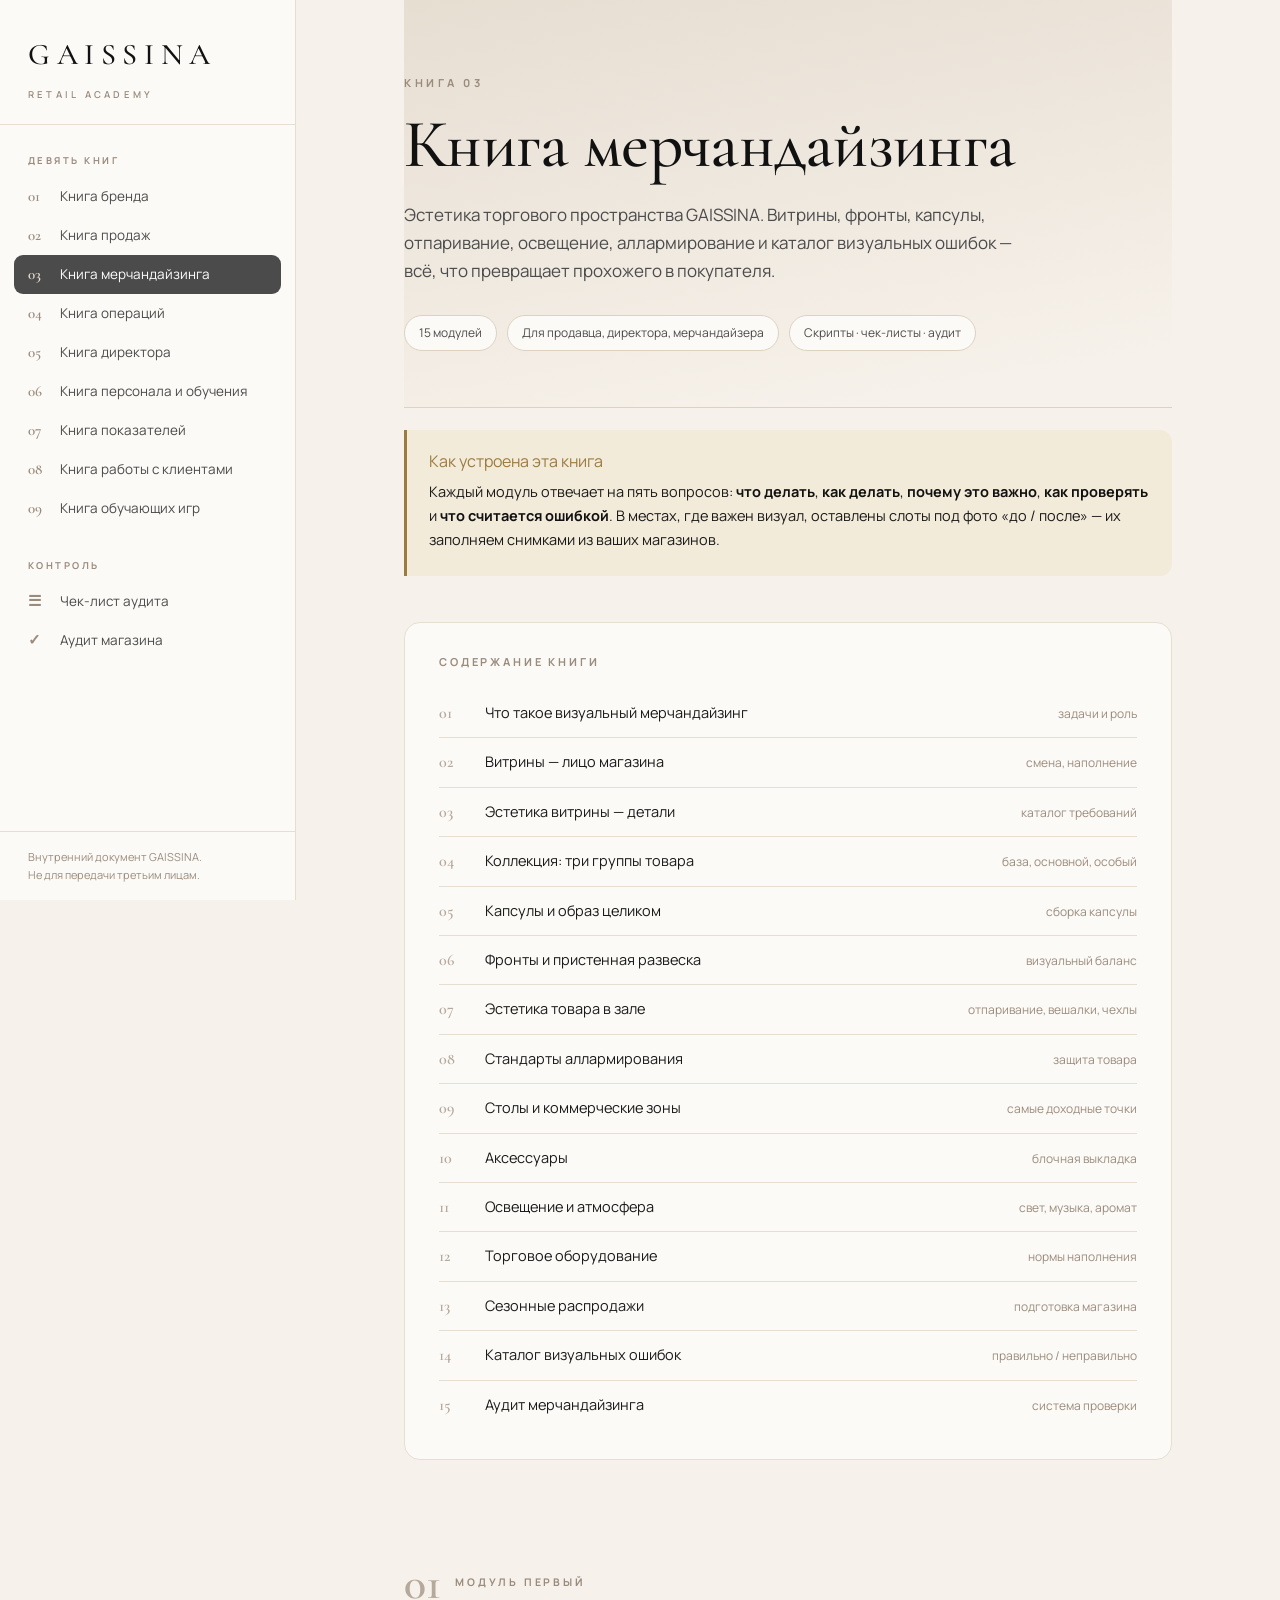
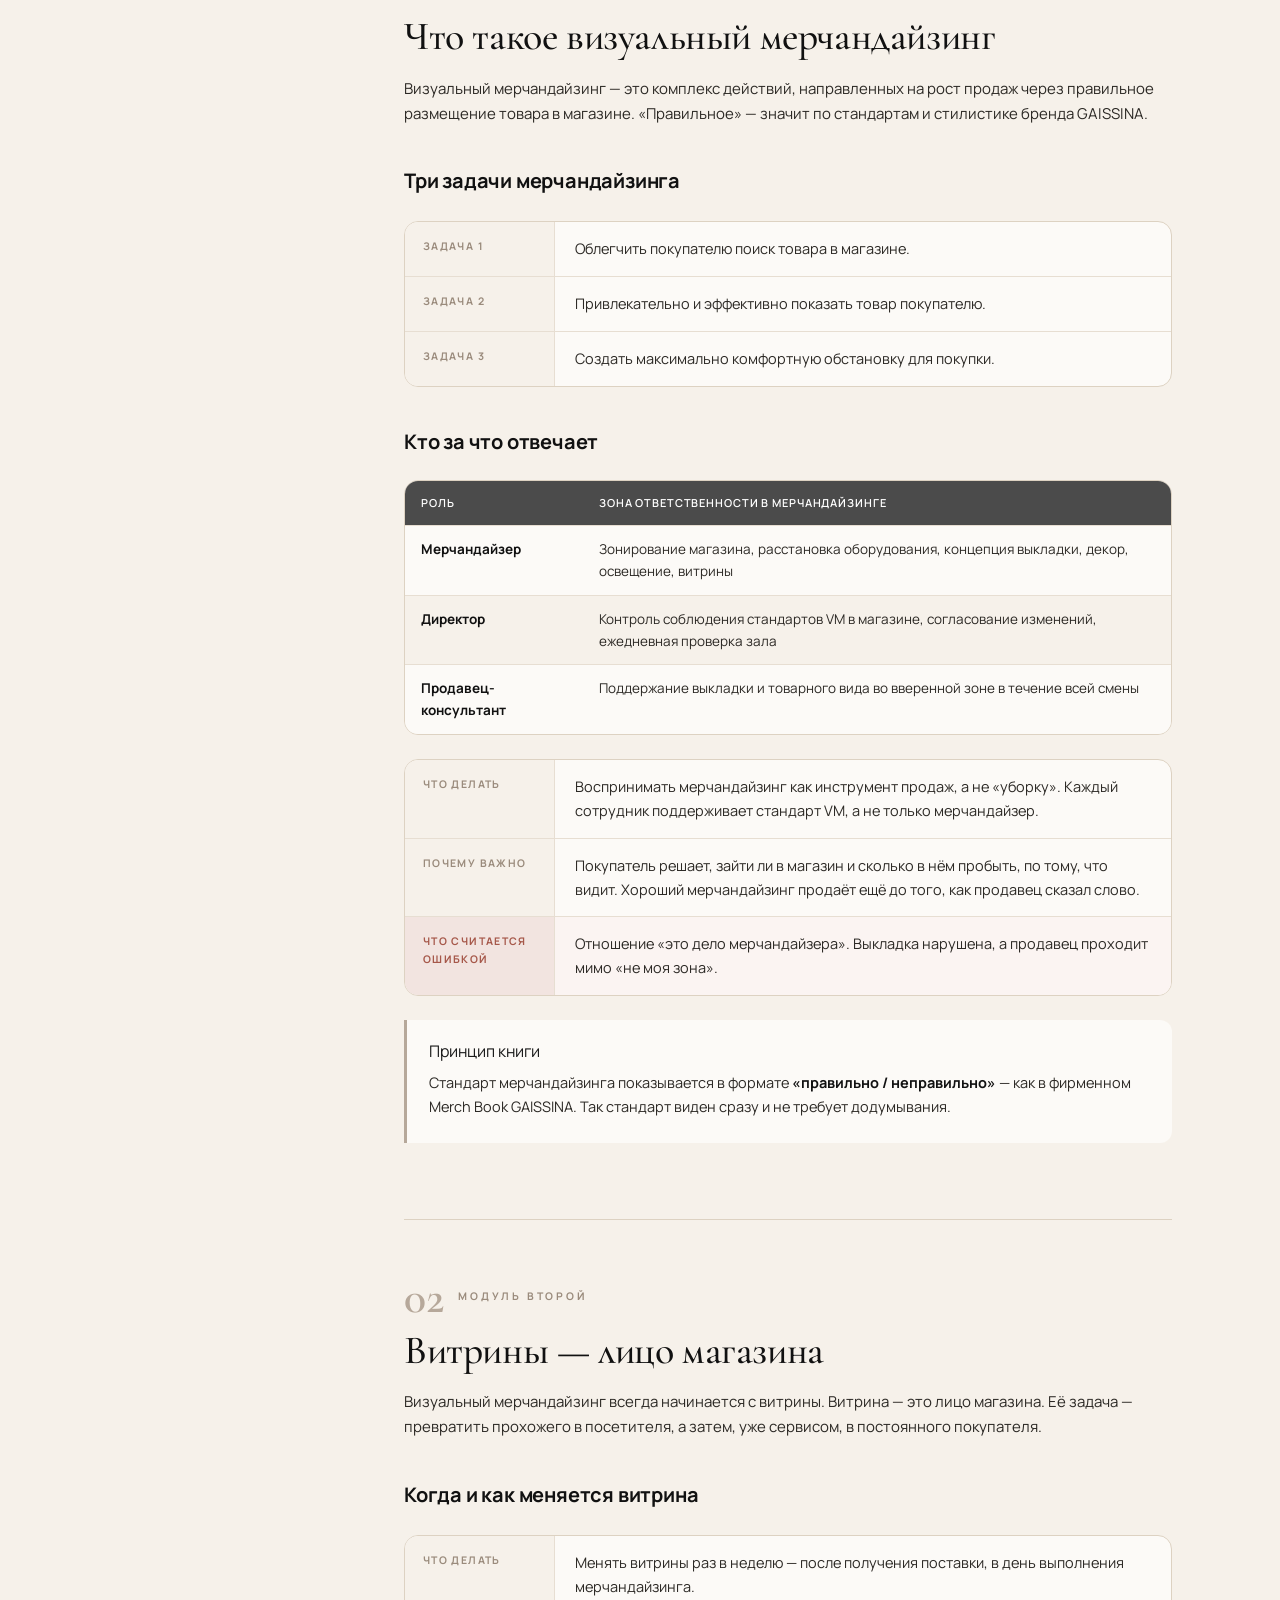
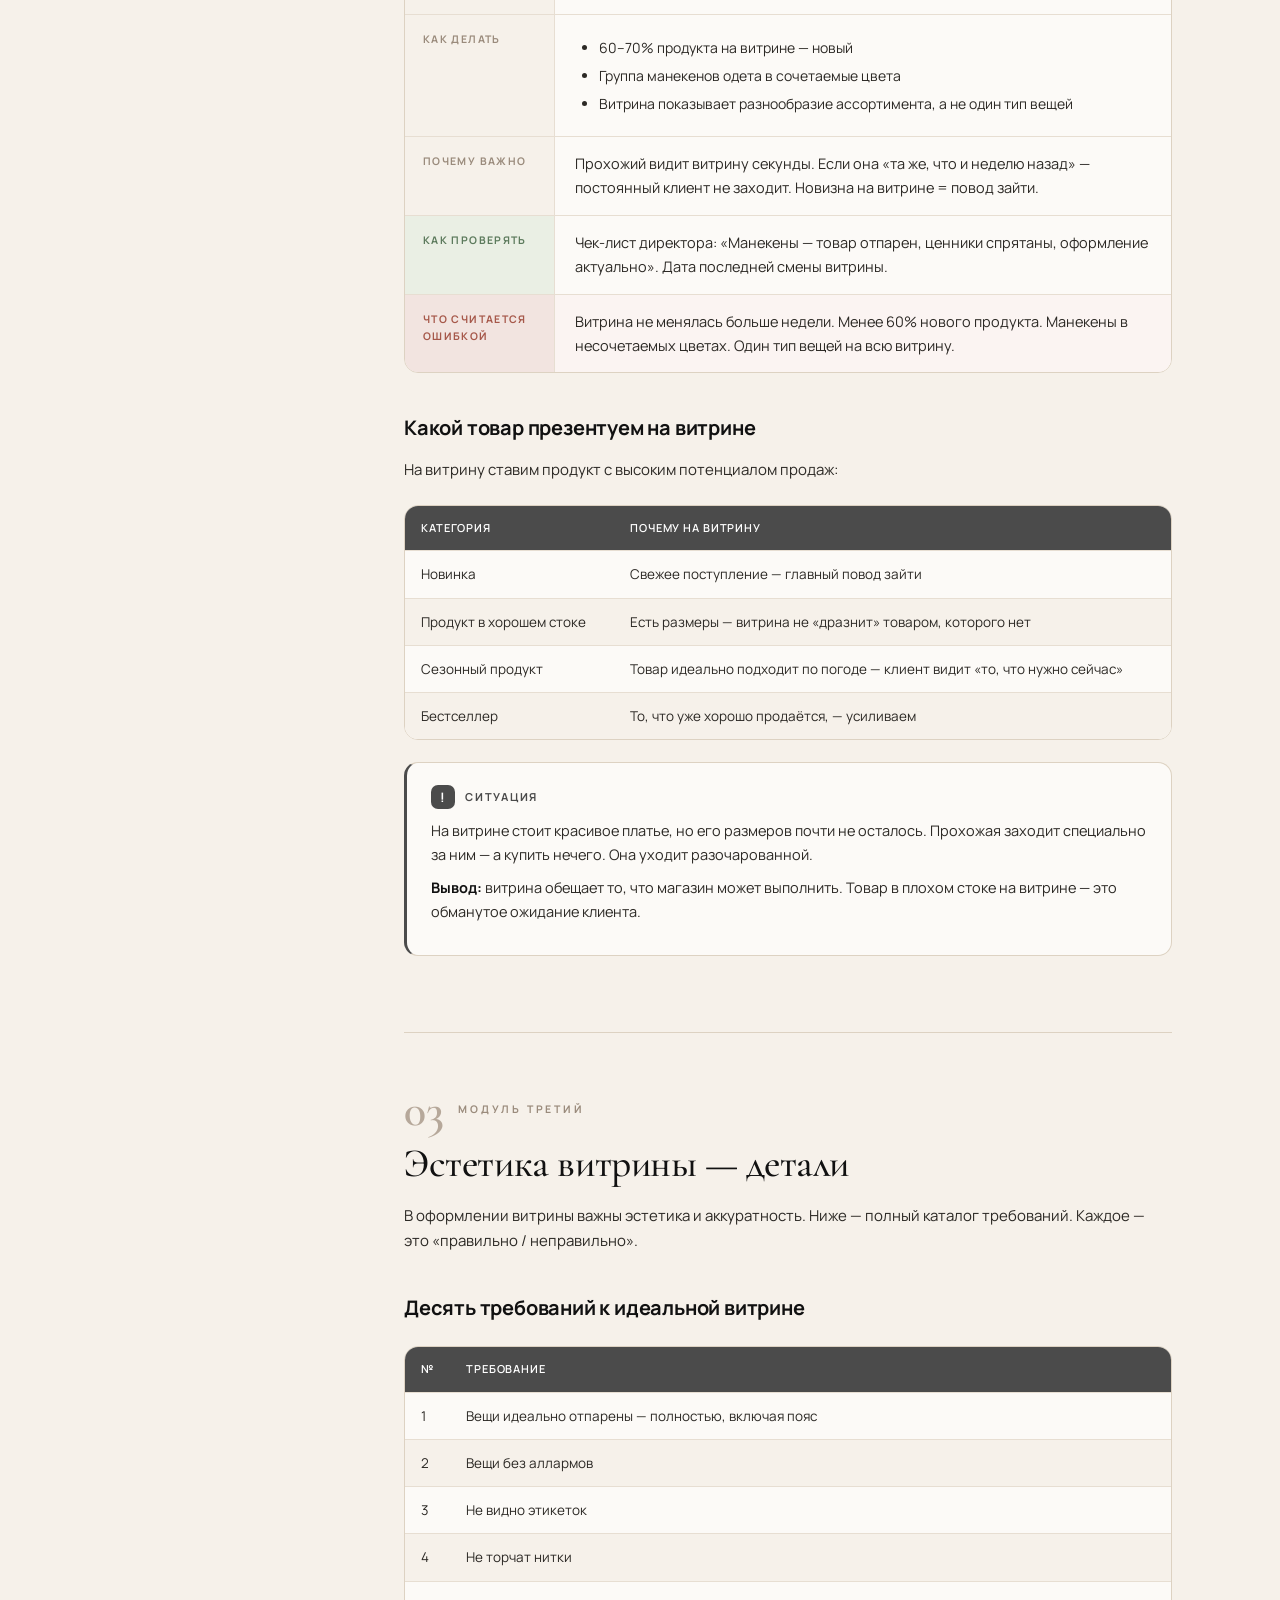
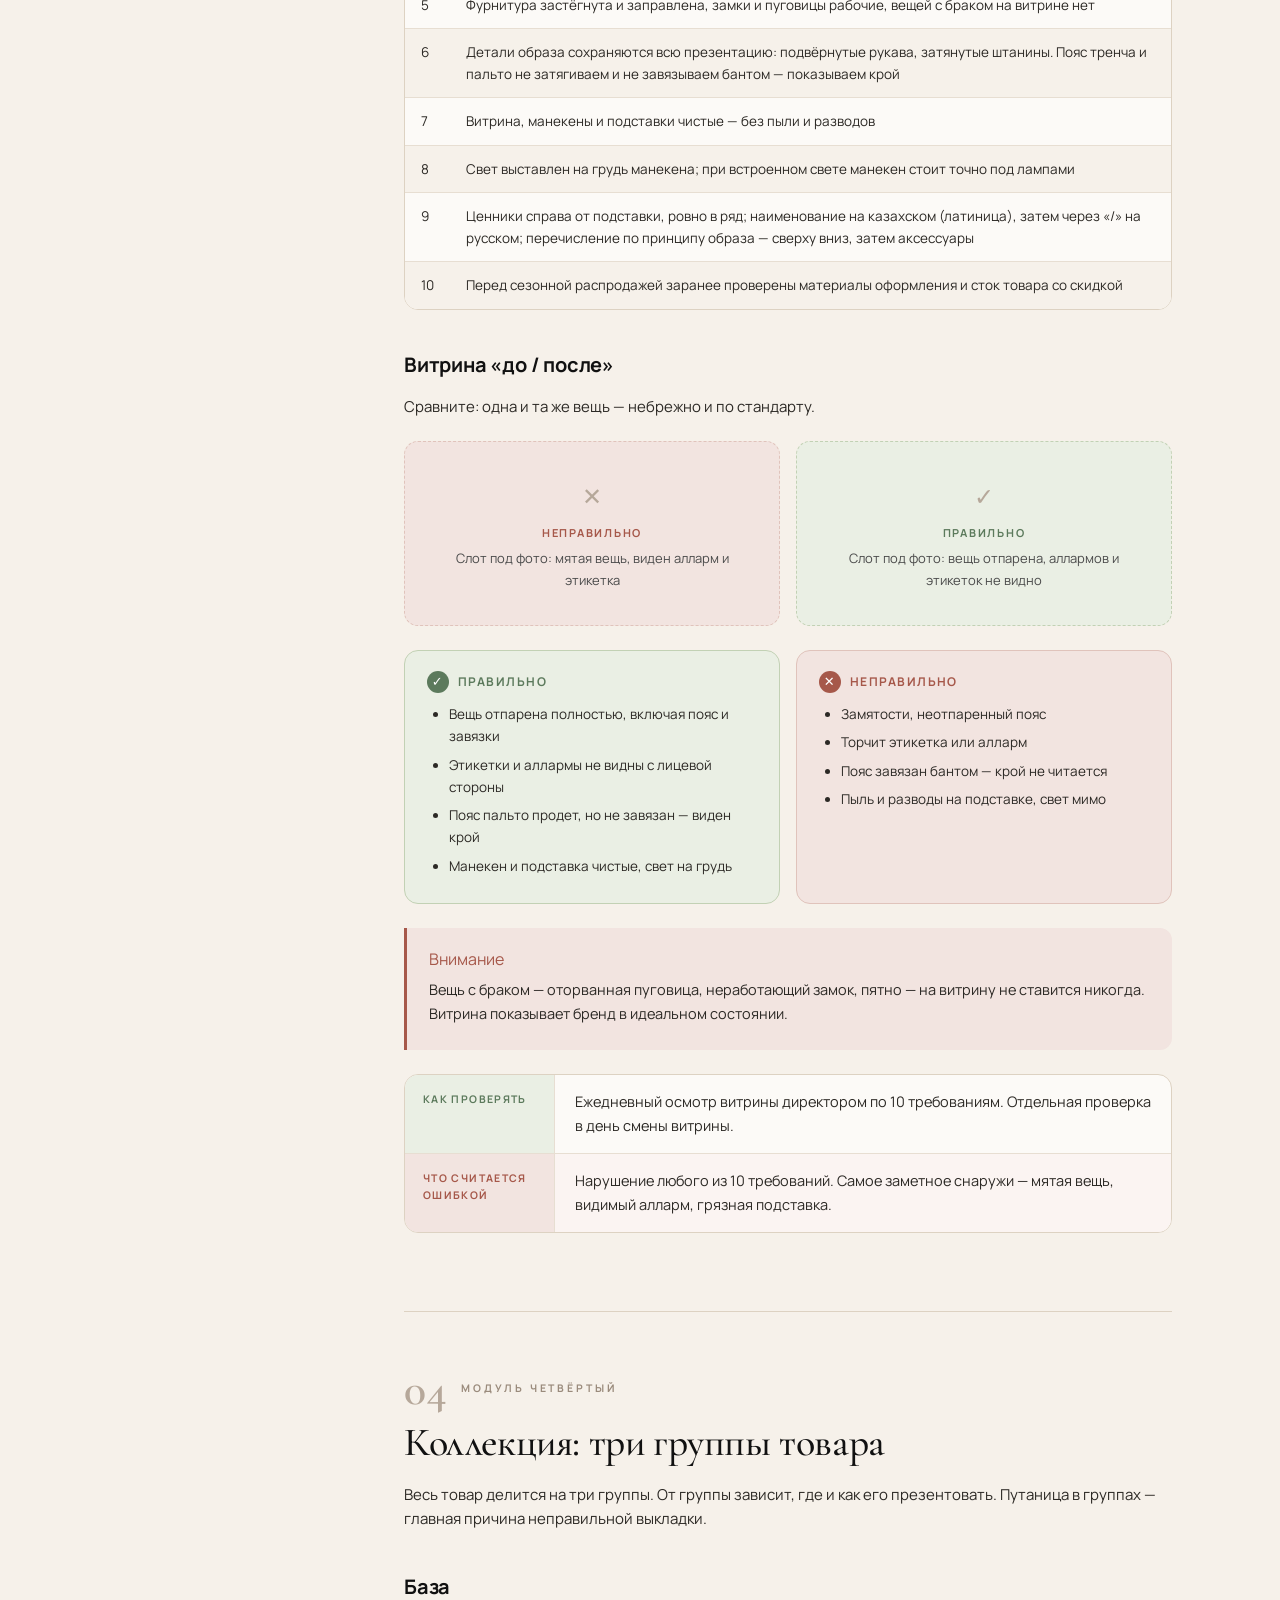
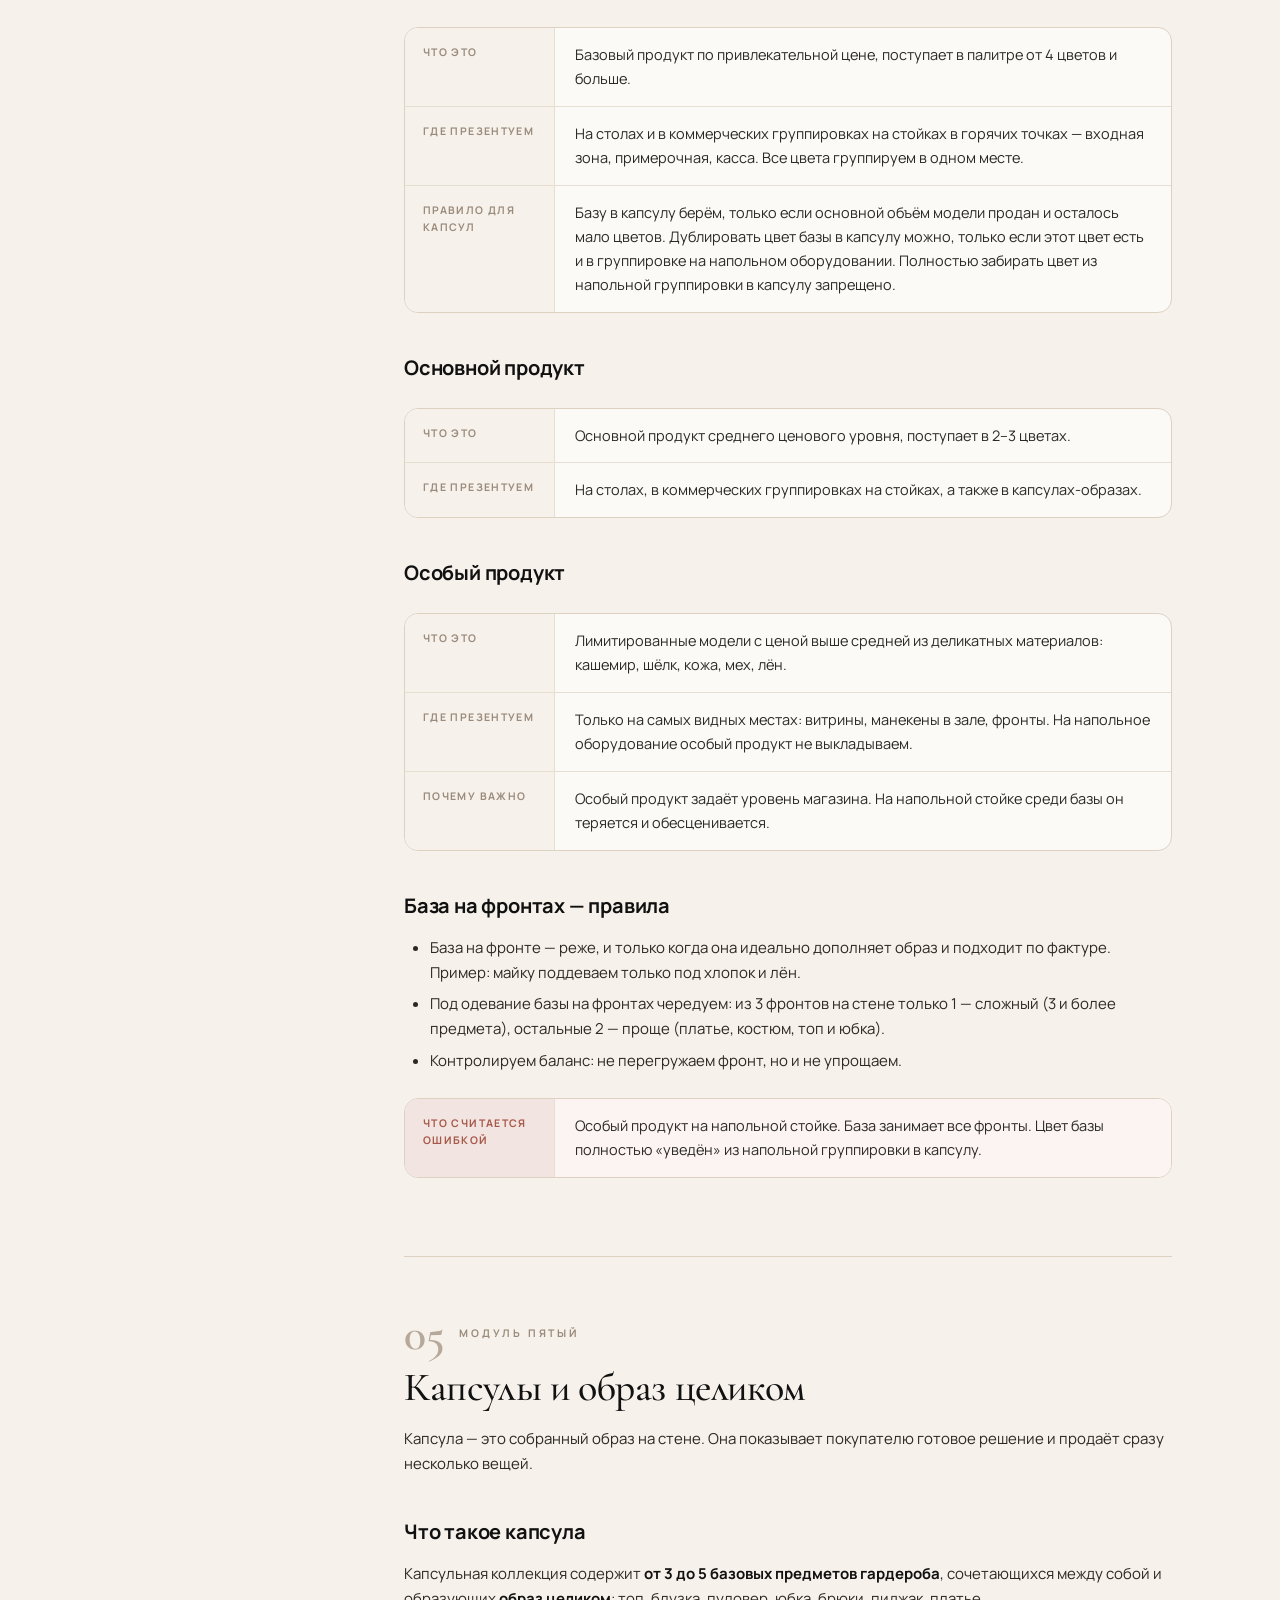
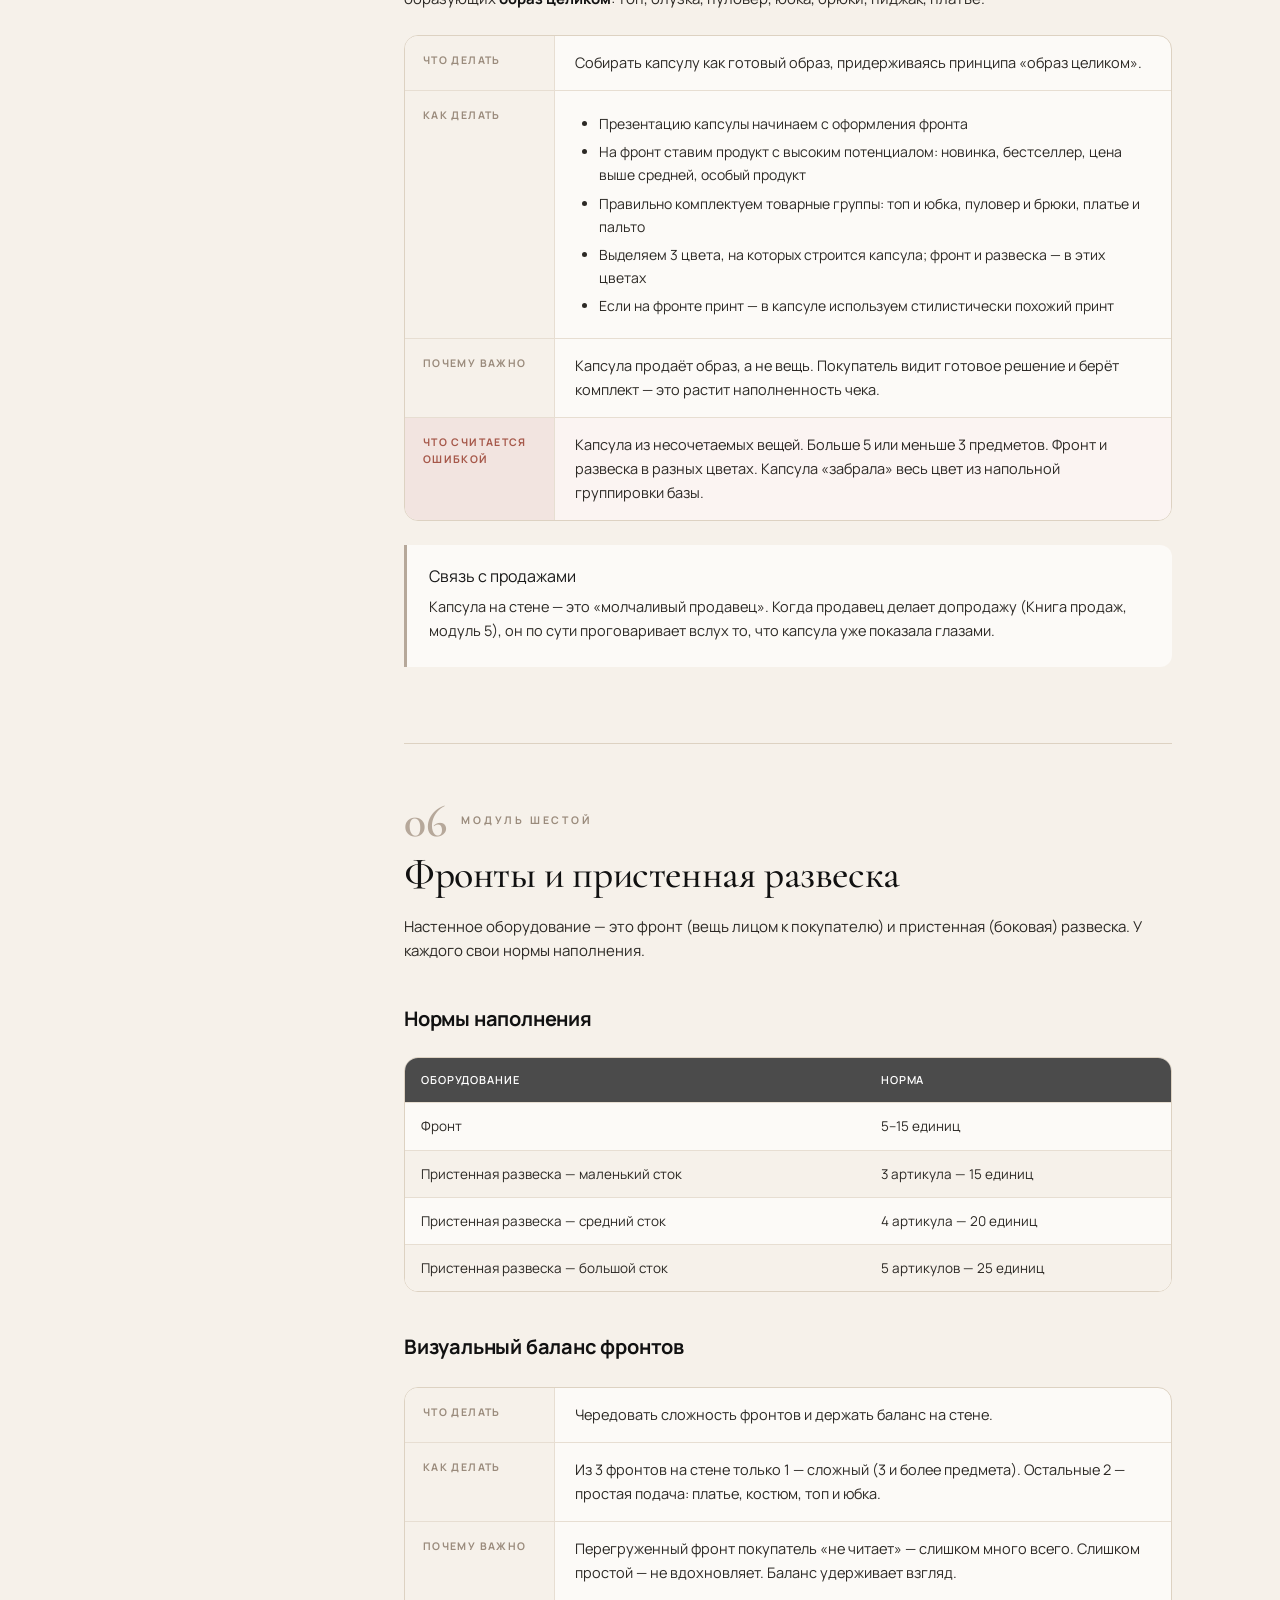
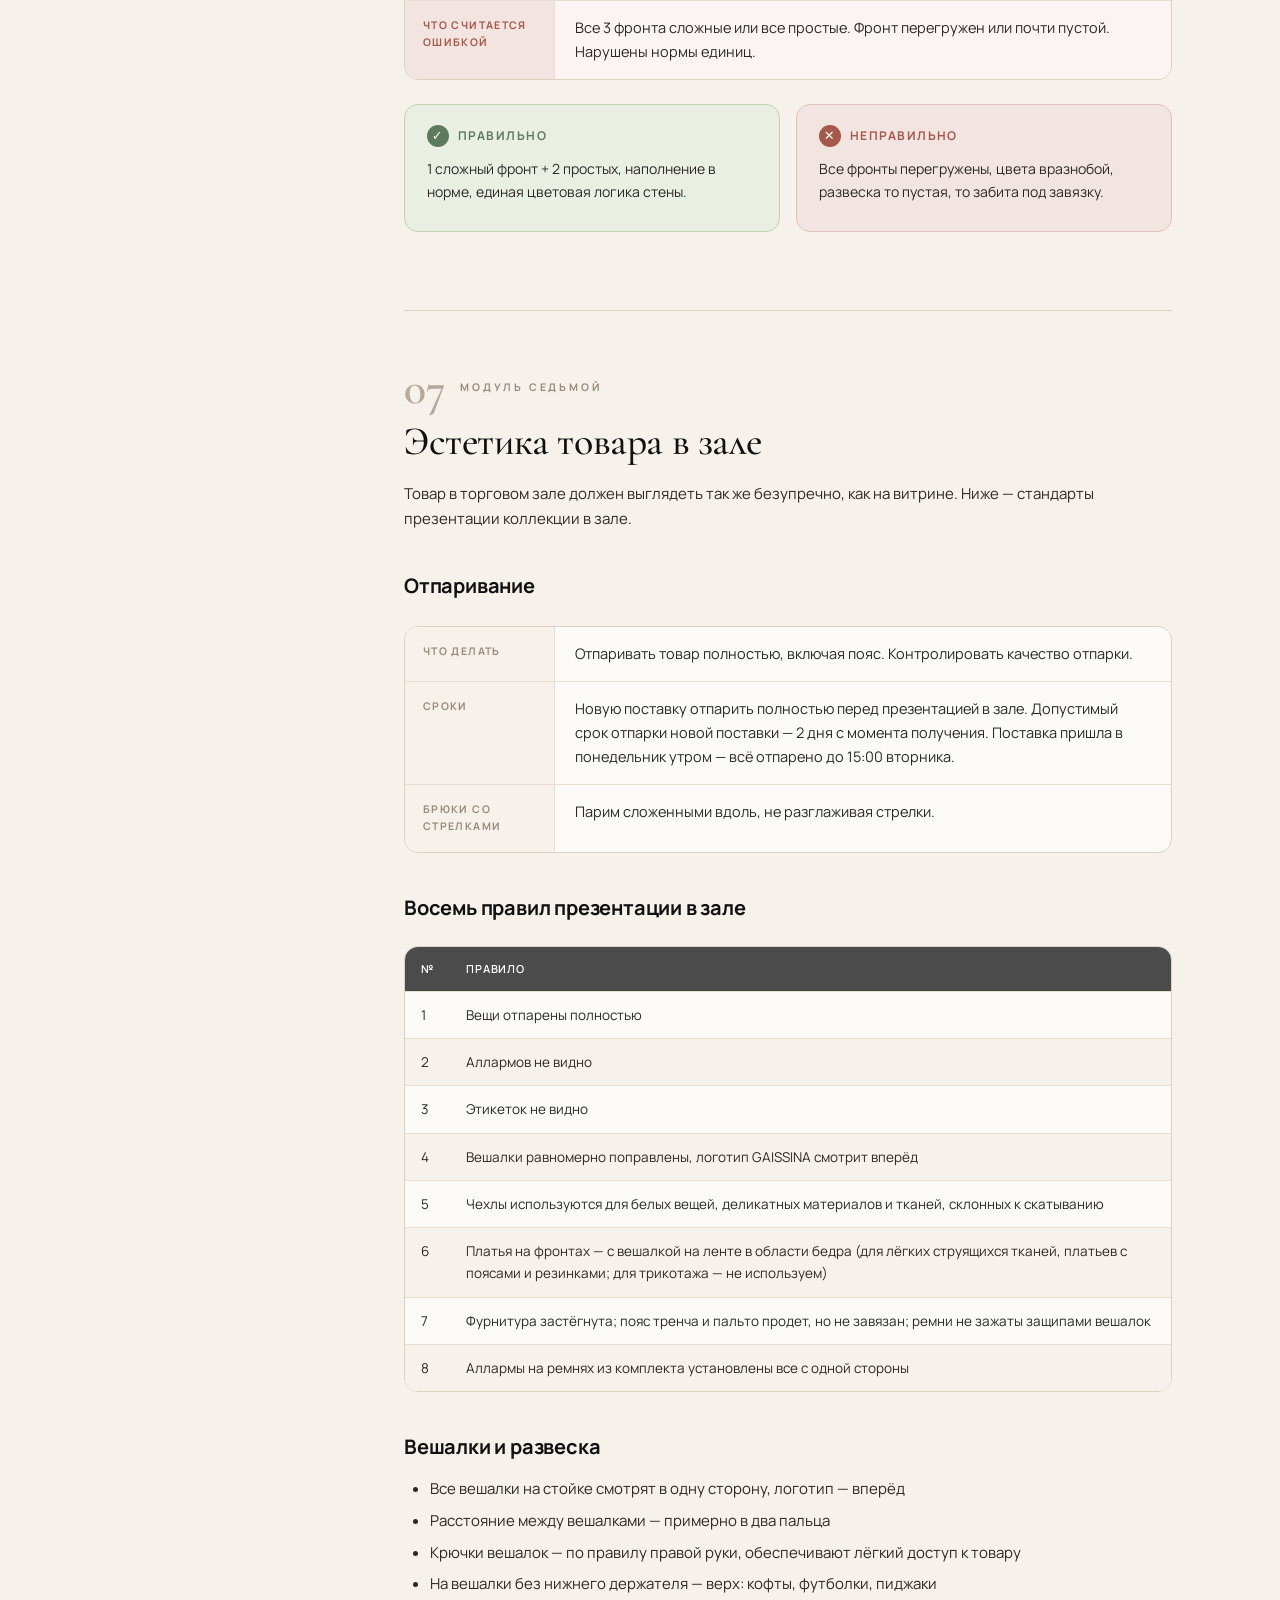
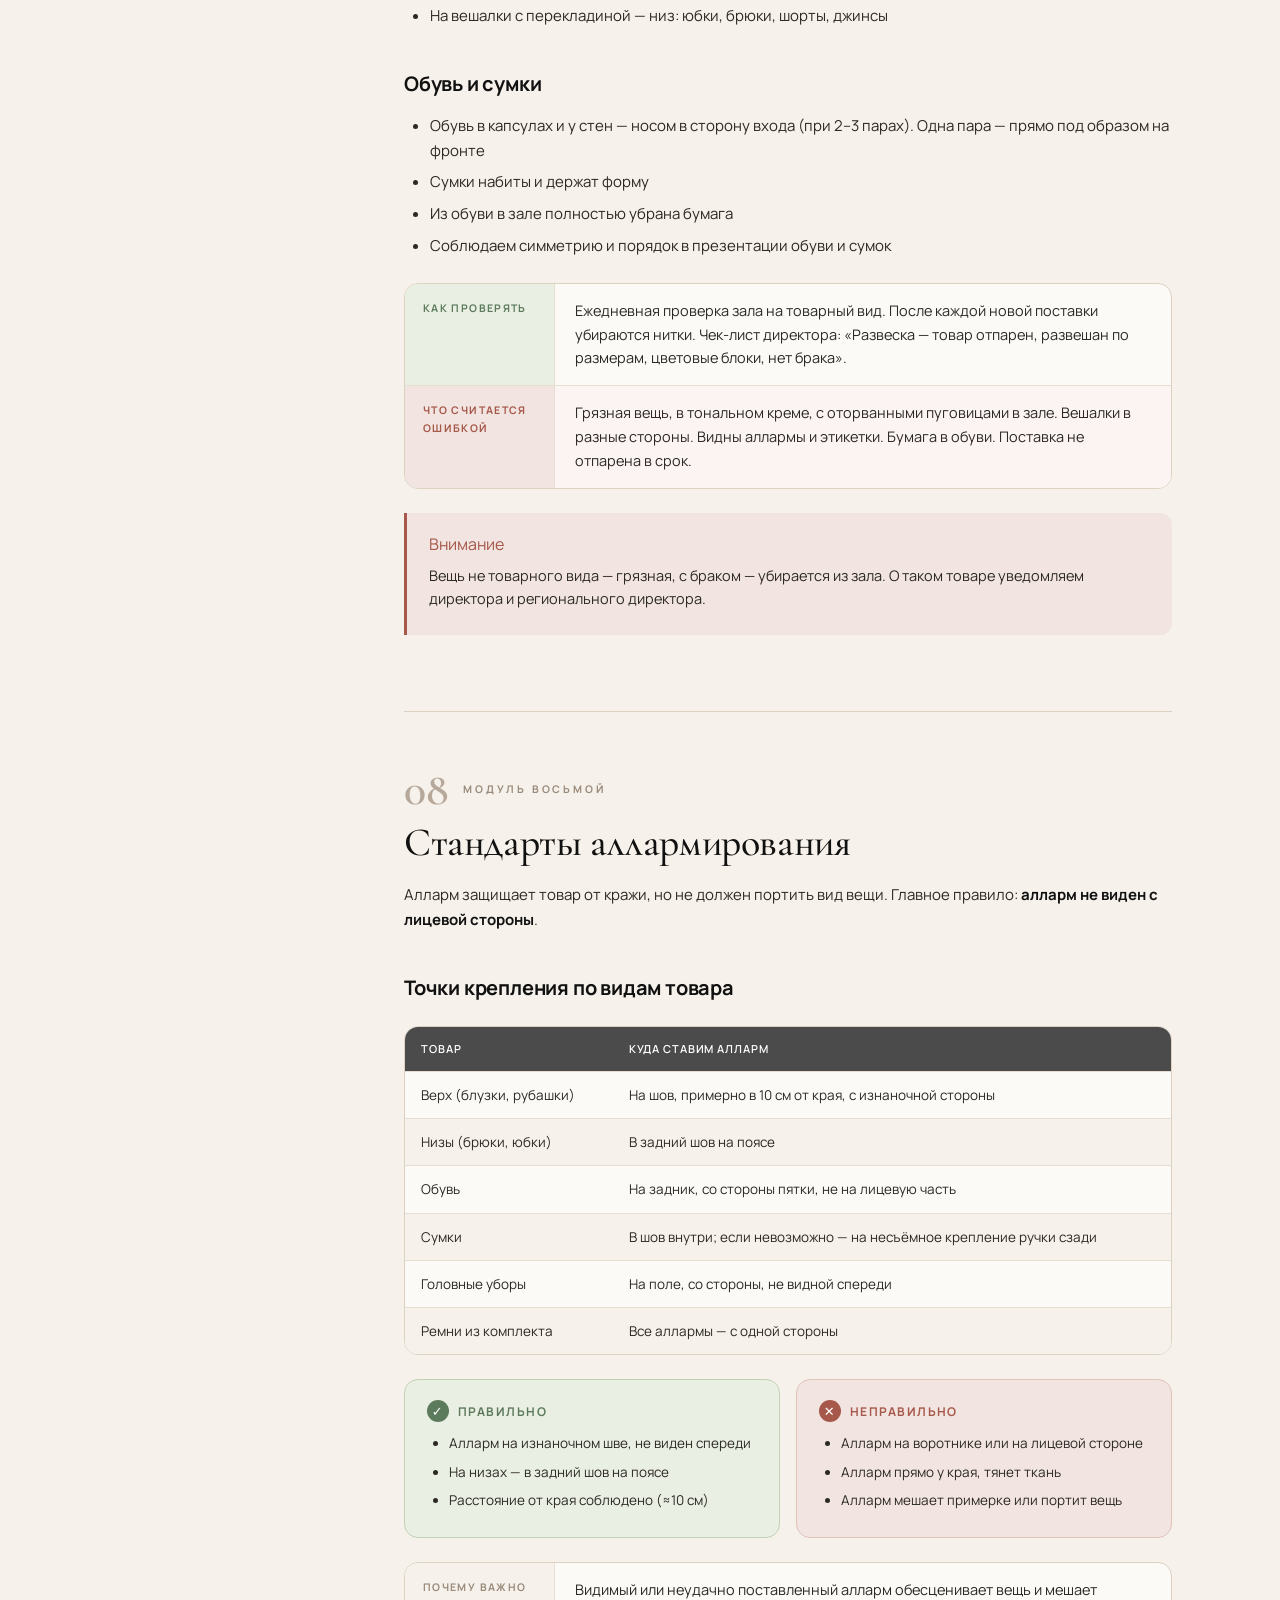
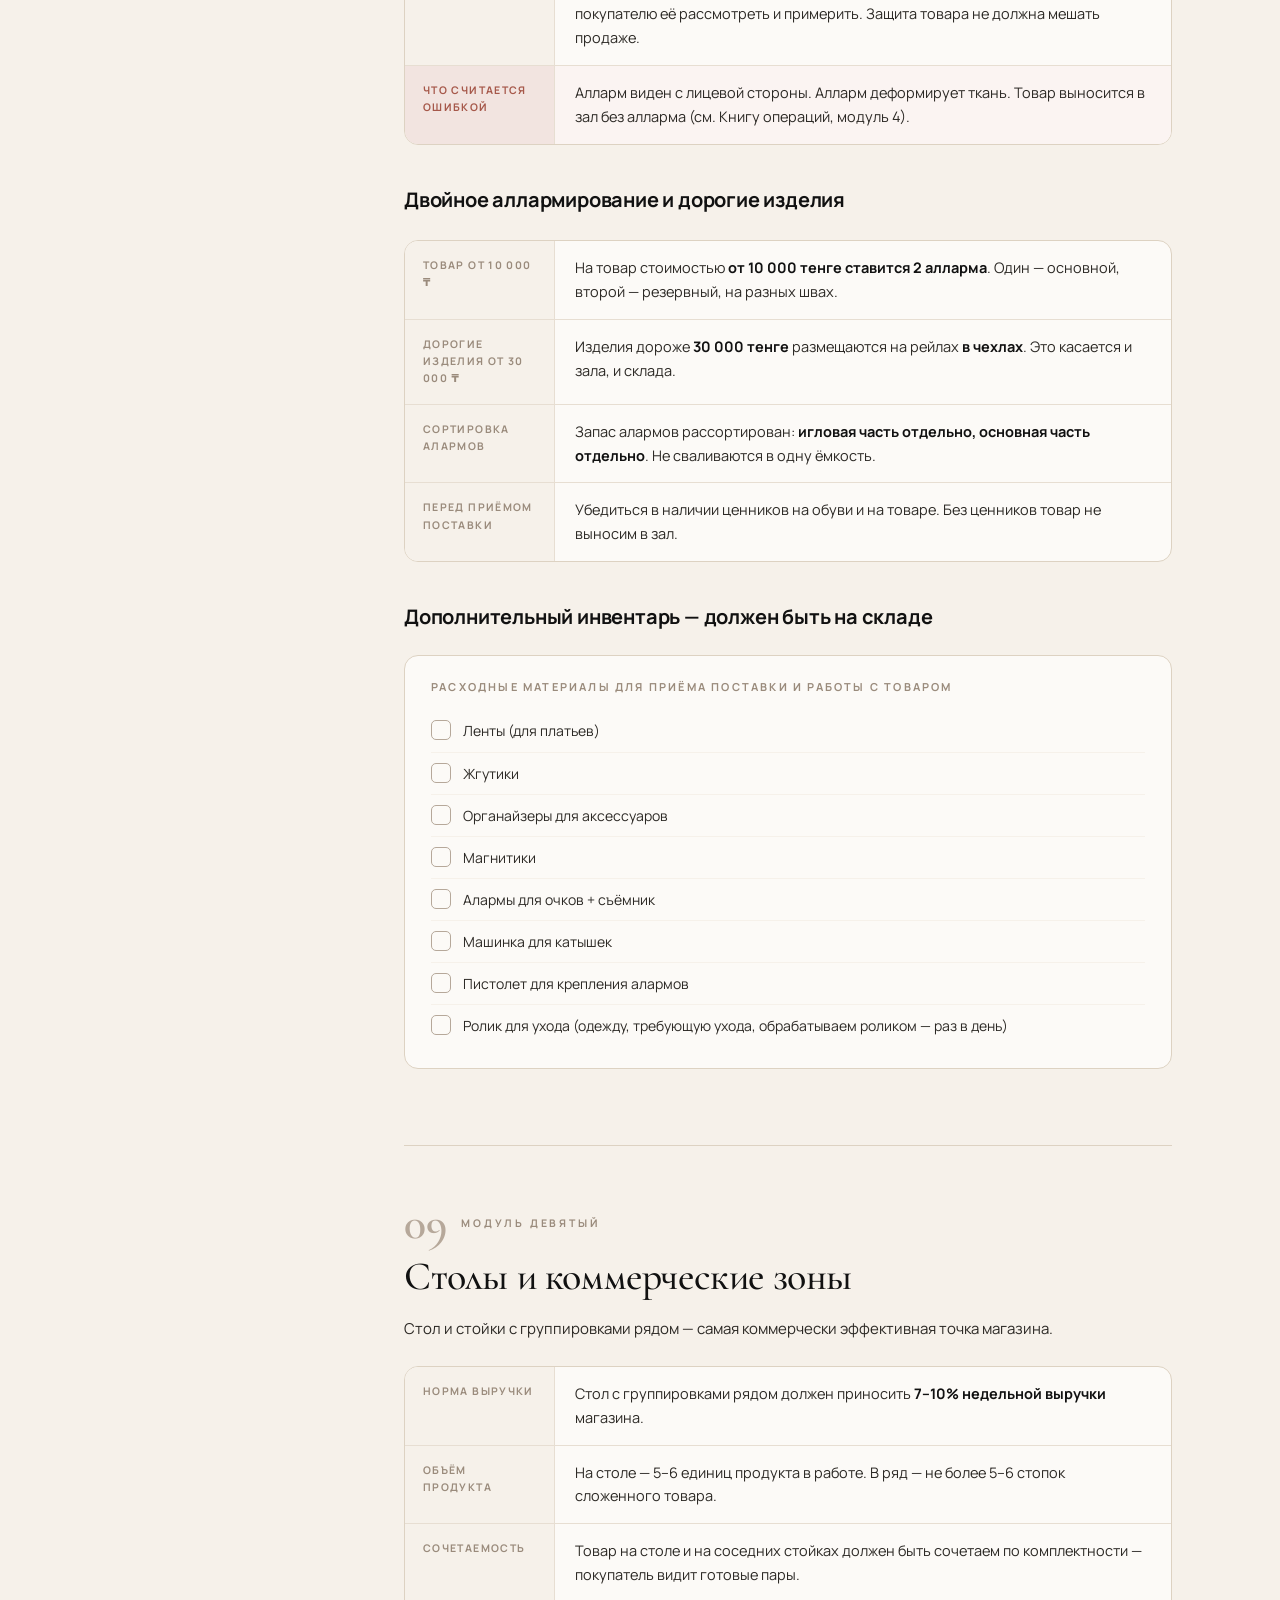
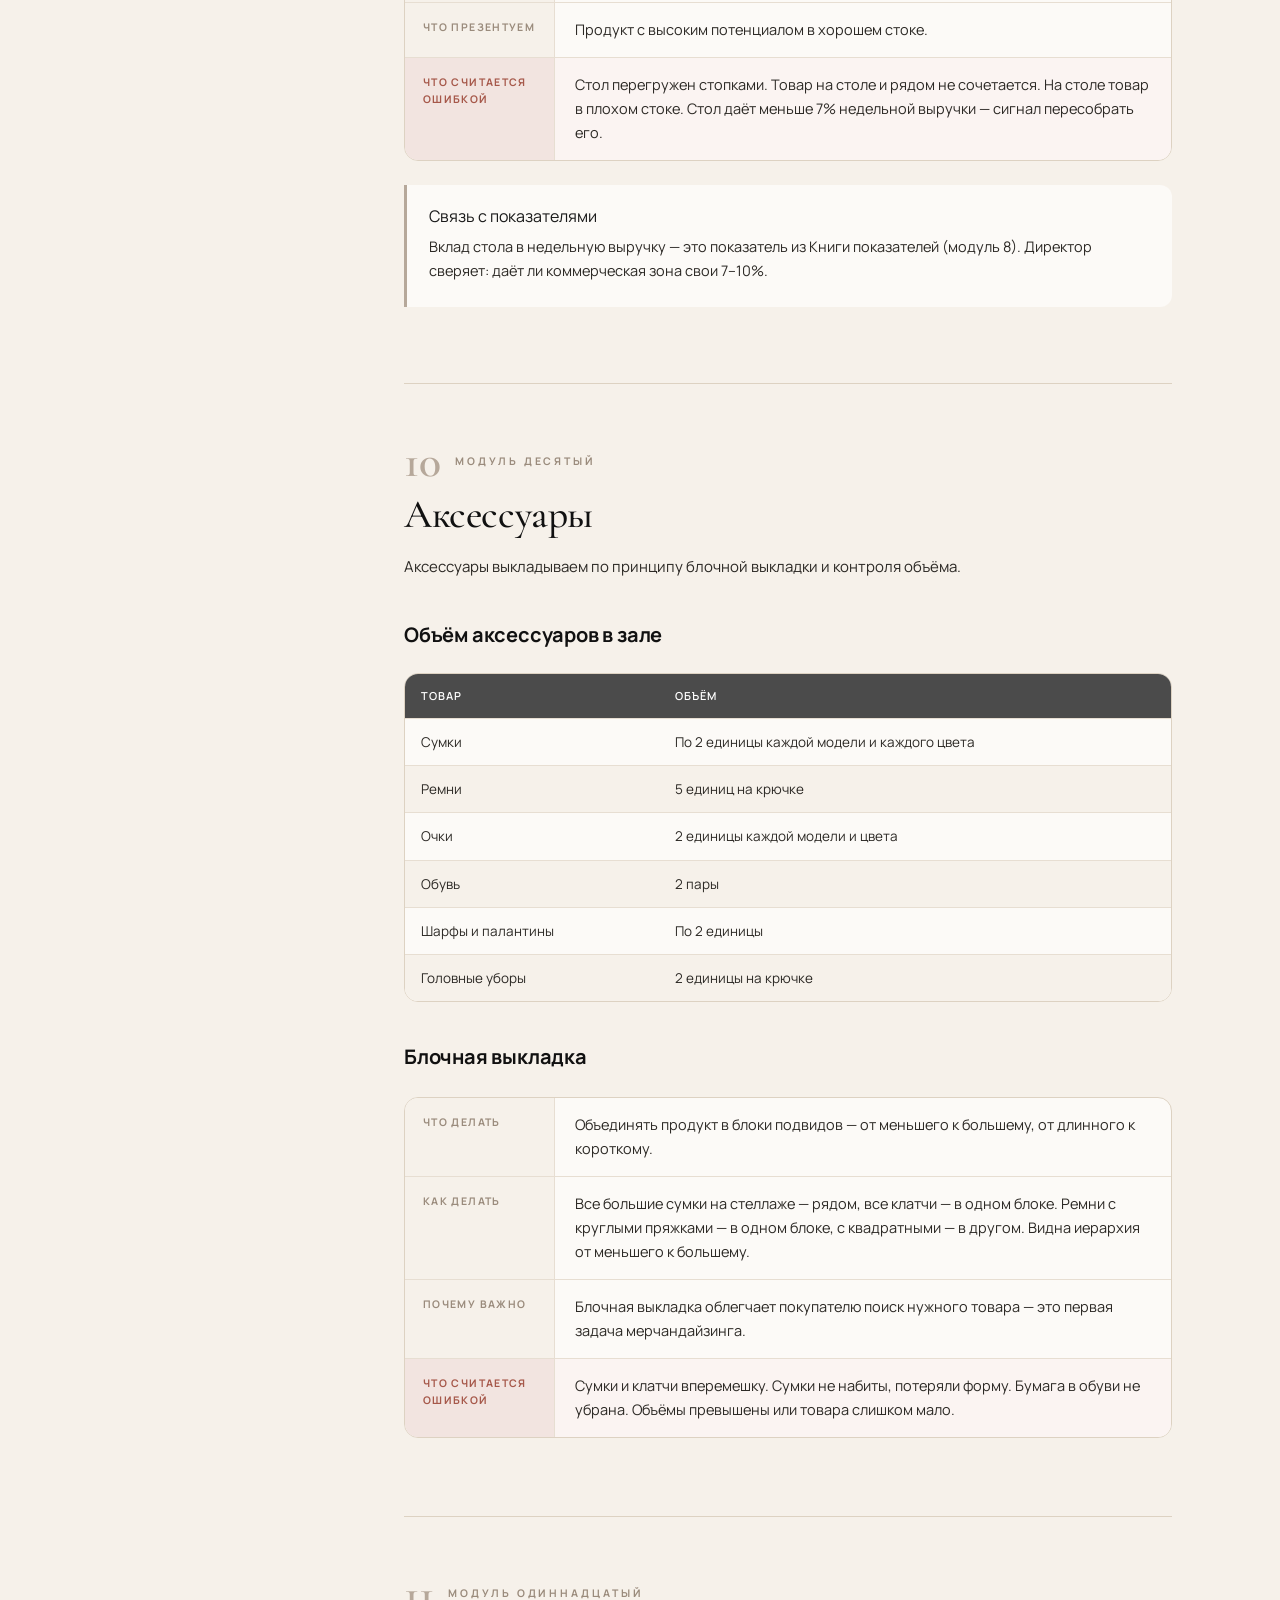
<file: books/03-vm-book.html>
<!DOCTYPE html>
<html lang="ru">
<head>
<meta charset="UTF-8">
<meta name="viewport" content="width=device-width, initial-scale=1">
<meta name="robots" content="noindex, nofollow">
<title>Книга мерчандайзинга · GAISSINA Retail Academy</title>
<link rel="stylesheet" href="../assets/style.css">
</head>
<body data-book="03">
<div class="progress"><span></span></div>
<button class="menu-btn" aria-label="Меню"><span></span></button>
<div class="scrim"></div>
<aside class="sidebar" id="sidebar"></aside>

<main class="content">
<div class="wrap">

  <header class="book-head">
    <div class="book-kicker">Книга 03</div>
    <h1 class="book-title">Книга мерчандайзинга</h1>
    <p class="book-lead">
      Эстетика торгового пространства GAISSINA. Витрины, фронты, капсулы,
      отпаривание, освещение, аллармирование и каталог визуальных ошибок —
      всё, что превращает прохожего в покупателя.
    </p>
    <div class="book-meta">
      <span class="pill">15 модулей</span>
      <span class="pill">Для продавца, директора, мерчандайзера</span>
      <span class="pill">Скрипты · чек-листы · аудит</span>
    </div>
  </header>

  <div class="callout rule">
    <div class="co-h">Как устроена эта книга</div>
    <p>
      Каждый модуль отвечает на пять вопросов: <strong>что делать</strong>,
      <strong>как делать</strong>, <strong>почему это важно</strong>,
      <strong>как проверять</strong> и <strong>что считается ошибкой</strong>.
      В местах, где важен визуал, оставлены слоты под фото «до / после» —
      их заполняем снимками из ваших магазинов.
    </p>
  </div>

  <nav class="toc">
    <h3>Содержание книги</h3>
    <ol>
      <li><a href="#m1"><span class="t">Что такое визуальный мерчандайзинг</span><span class="d">задачи и роль</span></a></li>
      <li><a href="#m2"><span class="t">Витрины — лицо магазина</span><span class="d">смена, наполнение</span></a></li>
      <li><a href="#m3"><span class="t">Эстетика витрины — детали</span><span class="d">каталог требований</span></a></li>
      <li><a href="#m4"><span class="t">Коллекция: три группы товара</span><span class="d">база, основной, особый</span></a></li>
      <li><a href="#m5"><span class="t">Капсулы и образ целиком</span><span class="d">сборка капсулы</span></a></li>
      <li><a href="#m6"><span class="t">Фронты и пристенная развеска</span><span class="d">визуальный баланс</span></a></li>
      <li><a href="#m7"><span class="t">Эстетика товара в зале</span><span class="d">отпаривание, вешалки, чехлы</span></a></li>
      <li><a href="#m8"><span class="t">Стандарты аллармирования</span><span class="d">защита товара</span></a></li>
      <li><a href="#m9"><span class="t">Столы и коммерческие зоны</span><span class="d">самые доходные точки</span></a></li>
      <li><a href="#m10"><span class="t">Аксессуары</span><span class="d">блочная выкладка</span></a></li>
      <li><a href="#m11"><span class="t">Освещение и атмосфера</span><span class="d">свет, музыка, аромат</span></a></li>
      <li><a href="#m12"><span class="t">Торговое оборудование</span><span class="d">нормы наполнения</span></a></li>
      <li><a href="#m13"><span class="t">Сезонные распродажи</span><span class="d">подготовка магазина</span></a></li>
      <li><a href="#m14"><span class="t">Каталог визуальных ошибок</span><span class="d">правильно / неправильно</span></a></li>
      <li><a href="#m15"><span class="t">Аудит мерчандайзинга</span><span class="d">система проверки</span></a></li>
    </ol>
  </nav>

  <!-- ============ МОДУЛЬ 1 ============ -->
  <section class="module" id="m1">
    <div class="module-tag"><span class="num">01</span><span class="lbl">Модуль первый</span></div>
    <h2 class="module-title">Что такое визуальный мерчандайзинг</h2>
    <p class="module-intro lead-p">
      Визуальный мерчандайзинг — это комплекс действий, направленных на рост
      продаж через правильное размещение товара в магазине. «Правильное» —
      значит по стандартам и стилистике бренда GAISSINA.
    </p>

    <h3 class="sec">Три задачи мерчандайзинга</h3>
    <div class="spec">
      <div class="spec-row">
        <div class="spec-key">Задача 1</div>
        <div class="spec-val">Облегчить покупателю поиск товара в магазине.</div>
      </div>
      <div class="spec-row">
        <div class="spec-key">Задача 2</div>
        <div class="spec-val">Привлекательно и эффективно показать товар покупателю.</div>
      </div>
      <div class="spec-row">
        <div class="spec-key">Задача 3</div>
        <div class="spec-val">Создать максимально комфортную обстановку для покупки.</div>
      </div>
    </div>

    <h3 class="sec">Кто за что отвечает</h3>
    <div class="tbl-wrap">
      <table>
        <thead><tr><th>Роль</th><th>Зона ответственности в мерчандайзинге</th></tr></thead>
        <tbody>
          <tr><td><strong>Мерчандайзер</strong></td><td>Зонирование магазина, расстановка оборудования, концепция выкладки, декор, освещение, витрины</td></tr>
          <tr><td><strong>Директор</strong></td><td>Контроль соблюдения стандартов VM в магазине, согласование изменений, ежедневная проверка зала</td></tr>
          <tr><td><strong>Продавец-консультант</strong></td><td>Поддержание выкладки и товарного вида во вверенной зоне в течение всей смены</td></tr>
        </tbody>
      </table>
    </div>

    <div class="spec">
      <div class="spec-row">
        <div class="spec-key">Что делать</div>
        <div class="spec-val">Воспринимать мерчандайзинг как инструмент продаж, а не «уборку». Каждый сотрудник поддерживает стандарт VM, а не только мерчандайзер.</div>
      </div>
      <div class="spec-row">
        <div class="spec-key">Почему важно</div>
        <div class="spec-val">Покупатель решает, зайти ли в магазин и сколько в нём пробыть, по тому, что видит. Хороший мерчандайзинг продаёт ещё до того, как продавец сказал слово.</div>
      </div>
      <div class="spec-row err">
        <div class="spec-key">Что считается ошибкой</div>
        <div class="spec-val">Отношение «это дело мерчандайзера». Выкладка нарушена, а продавец проходит мимо «не моя зона».</div>
      </div>
    </div>

    <div class="callout">
      <div class="co-h">Принцип книги</div>
      <p>
        Стандарт мерчандайзинга показывается в формате <strong>«правильно /
        неправильно»</strong> — как в фирменном Merch Book GAISSINA. Так
        стандарт виден сразу и не требует додумывания.
      </p>
    </div>
  </section>

  <!-- ============ МОДУЛЬ 2 ============ -->
  <section class="module" id="m2">
    <div class="module-tag"><span class="num">02</span><span class="lbl">Модуль второй</span></div>
    <h2 class="module-title">Витрины — лицо магазина</h2>
    <p class="module-intro lead-p">
      Визуальный мерчандайзинг всегда начинается с витрины. Витрина — это лицо
      магазина. Её задача — превратить прохожего в посетителя, а затем, уже
      сервисом, в постоянного покупателя.
    </p>

    <h3 class="sec">Когда и как меняется витрина</h3>
    <div class="spec">
      <div class="spec-row">
        <div class="spec-key">Что делать</div>
        <div class="spec-val">Менять витрины раз в неделю — после получения поставки, в день выполнения мерчандайзинга.</div>
      </div>
      <div class="spec-row">
        <div class="spec-key">Как делать</div>
        <div class="spec-val">
          <ul>
            <li>60–70% продукта на витрине — новый</li>
            <li>Группа манекенов одета в сочетаемые цвета</li>
            <li>Витрина показывает разнообразие ассортимента, а не один тип вещей</li>
          </ul>
        </div>
      </div>
      <div class="spec-row">
        <div class="spec-key">Почему важно</div>
        <div class="spec-val">Прохожий видит витрину секунды. Если она «та же, что и неделю назад» — постоянный клиент не заходит. Новизна на витрине = повод зайти.</div>
      </div>
      <div class="spec-row check">
        <div class="spec-key">Как проверять</div>
        <div class="spec-val">Чек-лист директора: «Манекены — товар отпарен, ценники спрятаны, оформление актуально». Дата последней смены витрины.</div>
      </div>
      <div class="spec-row err">
        <div class="spec-key">Что считается ошибкой</div>
        <div class="spec-val">Витрина не менялась больше недели. Менее 60% нового продукта. Манекены в несочетаемых цветах. Один тип вещей на всю витрину.</div>
      </div>
    </div>

    <h3 class="sec">Какой товар презентуем на витрине</h3>
    <p>На витрину ставим продукт с высоким потенциалом продаж:</p>
    <div class="tbl-wrap">
      <table>
        <thead><tr><th>Категория</th><th>Почему на витрину</th></tr></thead>
        <tbody>
          <tr><td>Новинка</td><td>Свежее поступление — главный повод зайти</td></tr>
          <tr><td>Продукт в хорошем стоке</td><td>Есть размеры — витрина не «дразнит» товаром, которого нет</td></tr>
          <tr><td>Сезонный продукт</td><td>Товар идеально подходит по погоде — клиент видит «то, что нужно сейчас»</td></tr>
          <tr><td>Бестселлер</td><td>То, что уже хорошо продаётся, — усиливаем</td></tr>
        </tbody>
      </table>
    </div>

    <div class="case">
      <div class="case-h"><span class="ic">!</span>Ситуация</div>
      <p>
        На витрине стоит красивое платье, но его размеров почти не осталось.
        Прохожая заходит специально за ним — а купить нечего. Она уходит
        разочарованной.
      </p>
      <p>
        <strong>Вывод:</strong> витрина обещает то, что магазин может выполнить.
        Товар в плохом стоке на витрине — это обманутое ожидание клиента.
      </p>
    </div>
  </section>

  <!-- ============ МОДУЛЬ 3 ============ -->
  <section class="module" id="m3">
    <div class="module-tag"><span class="num">03</span><span class="lbl">Модуль третий</span></div>
    <h2 class="module-title">Эстетика витрины — детали</h2>
    <p class="module-intro lead-p">
      В оформлении витрины важны эстетика и аккуратность. Ниже — полный каталог
      требований. Каждое — это «правильно / неправильно».
    </p>

    <h3 class="sec">Десять требований к идеальной витрине</h3>
    <div class="tbl-wrap">
      <table>
        <thead><tr><th>№</th><th>Требование</th></tr></thead>
        <tbody>
          <tr><td>1</td><td>Вещи идеально отпарены — полностью, включая пояс</td></tr>
          <tr><td>2</td><td>Вещи без аллармов</td></tr>
          <tr><td>3</td><td>Не видно этикеток</td></tr>
          <tr><td>4</td><td>Не торчат нитки</td></tr>
          <tr><td>5</td><td>Фурнитура застёгнута и заправлена, замки и пуговицы рабочие, вещей с браком на витрине нет</td></tr>
          <tr><td>6</td><td>Детали образа сохраняются всю презентацию: подвёрнутые рукава, затянутые штанины. Пояс тренча и пальто не затягиваем и не завязываем бантом — показываем крой</td></tr>
          <tr><td>7</td><td>Витрина, манекены и подставки чистые — без пыли и разводов</td></tr>
          <tr><td>8</td><td>Свет выставлен на грудь манекена; при встроенном свете манекен стоит точно под лампами</td></tr>
          <tr><td>9</td><td>Ценники справа от подставки, ровно в ряд; наименование на казахском (латиница), затем через «/» на русском; перечисление по принципу образа — сверху вниз, затем аксессуары</td></tr>
          <tr><td>10</td><td>Перед сезонной распродажей заранее проверены материалы оформления и сток товара со скидкой</td></tr>
        </tbody>
      </table>
    </div>

    <h3 class="sec">Витрина «до / после»</h3>
    <p>Сравните: одна и та же вещь — небрежно и по стандарту.</p>
    <div class="photo-grid">
      <div class="photo-slot no">
        <div class="ps-ic">✕</div>
        <div class="ps-t">Неправильно</div>
        <div class="ps-d">Слот под фото: мятая вещь, виден алларм и этикетка</div>
      </div>
      <div class="photo-slot ok">
        <div class="ps-ic">✓</div>
        <div class="ps-t">Правильно</div>
        <div class="ps-d">Слот под фото: вещь отпарена, аллармов и этикеток не видно</div>
      </div>
    </div>

    <div class="compare">
      <div class="cmp yes">
        <div class="cmp-h"><span class="cmp-ic">✓</span>Правильно</div>
        <ul>
          <li>Вещь отпарена полностью, включая пояс и завязки</li>
          <li>Этикетки и аллармы не видны с лицевой стороны</li>
          <li>Пояс пальто продет, но не завязан — виден крой</li>
          <li>Манекен и подставка чистые, свет на грудь</li>
        </ul>
      </div>
      <div class="cmp no">
        <div class="cmp-h"><span class="cmp-ic">✕</span>Неправильно</div>
        <ul>
          <li>Замятости, неотпаренный пояс</li>
          <li>Торчит этикетка или алларм</li>
          <li>Пояс завязан бантом — крой не читается</li>
          <li>Пыль и разводы на подставке, свет мимо</li>
        </ul>
      </div>
    </div>

    <div class="callout warn">
      <div class="co-h">Внимание</div>
      <p>
        Вещь с браком — оторванная пуговица, неработающий замок, пятно — на
        витрину не ставится никогда. Витрина показывает бренд в идеальном
        состоянии.
      </p>
    </div>

    <div class="spec">
      <div class="spec-row check">
        <div class="spec-key">Как проверять</div>
        <div class="spec-val">Ежедневный осмотр витрины директором по 10 требованиям. Отдельная проверка в день смены витрины.</div>
      </div>
      <div class="spec-row err">
        <div class="spec-key">Что считается ошибкой</div>
        <div class="spec-val">Нарушение любого из 10 требований. Самое заметное снаружи — мятая вещь, видимый алларм, грязная подставка.</div>
      </div>
    </div>
  </section>

  <!-- ============ МОДУЛЬ 4 ============ -->
  <section class="module" id="m4">
    <div class="module-tag"><span class="num">04</span><span class="lbl">Модуль четвёртый</span></div>
    <h2 class="module-title">Коллекция: три группы товара</h2>
    <p class="module-intro lead-p">
      Весь товар делится на три группы. От группы зависит, где и как его
      презентовать. Путаница в группах — главная причина неправильной выкладки.
    </p>

    <h3 class="sec">База</h3>
    <div class="spec">
      <div class="spec-row">
        <div class="spec-key">Что это</div>
        <div class="spec-val">Базовый продукт по привлекательной цене, поступает в палитре от 4 цветов и больше.</div>
      </div>
      <div class="spec-row">
        <div class="spec-key">Где презентуем</div>
        <div class="spec-val">На столах и в коммерческих группировках на стойках в горячих точках — входная зона, примерочная, касса. Все цвета группируем в одном месте.</div>
      </div>
      <div class="spec-row">
        <div class="spec-key">Правило для капсул</div>
        <div class="spec-val">Базу в капсулу берём, только если основной объём модели продан и осталось мало цветов. Дублировать цвет базы в капсулу можно, только если этот цвет есть и в группировке на напольном оборудовании. Полностью забирать цвет из напольной группировки в капсулу запрещено.</div>
      </div>
    </div>

    <h3 class="sec">Основной продукт</h3>
    <div class="spec">
      <div class="spec-row">
        <div class="spec-key">Что это</div>
        <div class="spec-val">Основной продукт среднего ценового уровня, поступает в 2–3 цветах.</div>
      </div>
      <div class="spec-row">
        <div class="spec-key">Где презентуем</div>
        <div class="spec-val">На столах, в коммерческих группировках на стойках, а также в капсулах-образах.</div>
      </div>
    </div>

    <h3 class="sec">Особый продукт</h3>
    <div class="spec">
      <div class="spec-row">
        <div class="spec-key">Что это</div>
        <div class="spec-val">Лимитированные модели с ценой выше средней из деликатных материалов: кашемир, шёлк, кожа, мех, лён.</div>
      </div>
      <div class="spec-row">
        <div class="spec-key">Где презентуем</div>
        <div class="spec-val">Только на самых видных местах: витрины, манекены в зале, фронты. На напольное оборудование особый продукт не выкладываем.</div>
      </div>
      <div class="spec-row">
        <div class="spec-key">Почему важно</div>
        <div class="spec-val">Особый продукт задаёт уровень магазина. На напольной стойке среди базы он теряется и обесценивается.</div>
      </div>
    </div>

    <h3 class="sec">База на фронтах — правила</h3>
    <ul>
      <li>База на фронте — реже, и только когда она идеально дополняет образ и подходит по фактуре. Пример: майку поддеваем только под хлопок и лён.</li>
      <li>Под одевание базы на фронтах чередуем: из 3 фронтов на стене только 1 — сложный (3 и более предмета), остальные 2 — проще (платье, костюм, топ и юбка).</li>
      <li>Контролируем баланс: не перегружаем фронт, но и не упрощаем.</li>
    </ul>

    <div class="spec">
      <div class="spec-row err">
        <div class="spec-key">Что считается ошибкой</div>
        <div class="spec-val">Особый продукт на напольной стойке. База занимает все фронты. Цвет базы полностью «уведён» из напольной группировки в капсулу.</div>
      </div>
    </div>
  </section>

  <!-- ============ МОДУЛЬ 5 ============ -->
  <section class="module" id="m5">
    <div class="module-tag"><span class="num">05</span><span class="lbl">Модуль пятый</span></div>
    <h2 class="module-title">Капсулы и образ целиком</h2>
    <p class="module-intro lead-p">
      Капсула — это собранный образ на стене. Она показывает покупателю готовое
      решение и продаёт сразу несколько вещей.
    </p>

    <h3 class="sec">Что такое капсула</h3>
    <p>
      Капсульная коллекция содержит <strong>от 3 до 5 базовых предметов
      гардероба</strong>, сочетающихся между собой и образующих
      <strong>образ целиком</strong>: топ, блузка, пуловер, юбка, брюки,
      пиджак, платье.
    </p>

    <div class="spec">
      <div class="spec-row">
        <div class="spec-key">Что делать</div>
        <div class="spec-val">Собирать капсулу как готовый образ, придерживаясь принципа «образ целиком».</div>
      </div>
      <div class="spec-row">
        <div class="spec-key">Как делать</div>
        <div class="spec-val">
          <ul>
            <li>Презентацию капсулы начинаем с оформления фронта</li>
            <li>На фронт ставим продукт с высоким потенциалом: новинка, бестселлер, цена выше средней, особый продукт</li>
            <li>Правильно комплектуем товарные группы: топ и юбка, пуловер и брюки, платье и пальто</li>
            <li>Выделяем 3 цвета, на которых строится капсула; фронт и развеска — в этих цветах</li>
            <li>Если на фронте принт — в капсуле используем стилистически похожий принт</li>
          </ul>
        </div>
      </div>
      <div class="spec-row">
        <div class="spec-key">Почему важно</div>
        <div class="spec-val">Капсула продаёт образ, а не вещь. Покупатель видит готовое решение и берёт комплект — это растит наполненность чека.</div>
      </div>
      <div class="spec-row err">
        <div class="spec-key">Что считается ошибкой</div>
        <div class="spec-val">Капсула из несочетаемых вещей. Больше 5 или меньше 3 предметов. Фронт и развеска в разных цветах. Капсула «забрала» весь цвет из напольной группировки базы.</div>
      </div>
    </div>

    <div class="callout">
      <div class="co-h">Связь с продажами</div>
      <p>
        Капсула на стене — это «молчаливый продавец». Когда продавец делает
        допродажу (Книга продаж, модуль 5), он по сути проговаривает вслух то,
        что капсула уже показала глазами.
      </p>
    </div>
  </section>

  <!-- ============ МОДУЛЬ 6 ============ -->
  <section class="module" id="m6">
    <div class="module-tag"><span class="num">06</span><span class="lbl">Модуль шестой</span></div>
    <h2 class="module-title">Фронты и пристенная развеска</h2>
    <p class="module-intro lead-p">
      Настенное оборудование — это фронт (вещь лицом к покупателю) и пристенная
      (боковая) развеска. У каждого свои нормы наполнения.
    </p>

    <h3 class="sec">Нормы наполнения</h3>
    <div class="tbl-wrap">
      <table>
        <thead><tr><th>Оборудование</th><th>Норма</th></tr></thead>
        <tbody>
          <tr><td>Фронт</td><td>5–15 единиц</td></tr>
          <tr><td>Пристенная развеска — маленький сток</td><td>3 артикула — 15 единиц</td></tr>
          <tr><td>Пристенная развеска — средний сток</td><td>4 артикула — 20 единиц</td></tr>
          <tr><td>Пристенная развеска — большой сток</td><td>5 артикулов — 25 единиц</td></tr>
        </tbody>
      </table>
    </div>

    <h3 class="sec">Визуальный баланс фронтов</h3>
    <div class="spec">
      <div class="spec-row">
        <div class="spec-key">Что делать</div>
        <div class="spec-val">Чередовать сложность фронтов и держать баланс на стене.</div>
      </div>
      <div class="spec-row">
        <div class="spec-key">Как делать</div>
        <div class="spec-val">Из 3 фронтов на стене только 1 — сложный (3 и более предмета). Остальные 2 — простая подача: платье, костюм, топ и юбка.</div>
      </div>
      <div class="spec-row">
        <div class="spec-key">Почему важно</div>
        <div class="spec-val">Перегруженный фронт покупатель «не читает» — слишком много всего. Слишком простой — не вдохновляет. Баланс удерживает взгляд.</div>
      </div>
      <div class="spec-row err">
        <div class="spec-key">Что считается ошибкой</div>
        <div class="spec-val">Все 3 фронта сложные или все простые. Фронт перегружен или почти пустой. Нарушены нормы единиц.</div>
      </div>
    </div>

    <div class="compare">
      <div class="cmp yes">
        <div class="cmp-h"><span class="cmp-ic">✓</span>Правильно</div>
        <p>1 сложный фронт + 2 простых, наполнение в норме, единая цветовая логика стены.</p>
      </div>
      <div class="cmp no">
        <div class="cmp-h"><span class="cmp-ic">✕</span>Неправильно</div>
        <p>Все фронты перегружены, цвета вразнобой, развеска то пустая, то забита под завязку.</p>
      </div>
    </div>
  </section>

  <!-- ============ МОДУЛЬ 7 ============ -->
  <section class="module" id="m7">
    <div class="module-tag"><span class="num">07</span><span class="lbl">Модуль седьмой</span></div>
    <h2 class="module-title">Эстетика товара в зале</h2>
    <p class="module-intro lead-p">
      Товар в торговом зале должен выглядеть так же безупречно, как на витрине.
      Ниже — стандарты презентации коллекции в зале.
    </p>

    <h3 class="sec">Отпаривание</h3>
    <div class="spec">
      <div class="spec-row">
        <div class="spec-key">Что делать</div>
        <div class="spec-val">Отпаривать товар полностью, включая пояс. Контролировать качество отпарки.</div>
      </div>
      <div class="spec-row">
        <div class="spec-key">Сроки</div>
        <div class="spec-val">Новую поставку отпарить полностью перед презентацией в зале. Допустимый срок отпарки новой поставки — 2 дня с момента получения. Поставка пришла в понедельник утром — всё отпарено до 15:00 вторника.</div>
      </div>
      <div class="spec-row">
        <div class="spec-key">Брюки со стрелками</div>
        <div class="spec-val">Парим сложенными вдоль, не разглаживая стрелки.</div>
      </div>
    </div>

    <h3 class="sec">Восемь правил презентации в зале</h3>
    <div class="tbl-wrap">
      <table>
        <thead><tr><th>№</th><th>Правило</th></tr></thead>
        <tbody>
          <tr><td>1</td><td>Вещи отпарены полностью</td></tr>
          <tr><td>2</td><td>Аллармов не видно</td></tr>
          <tr><td>3</td><td>Этикеток не видно</td></tr>
          <tr><td>4</td><td>Вешалки равномерно поправлены, логотип GAISSINA смотрит вперёд</td></tr>
          <tr><td>5</td><td>Чехлы используются для белых вещей, деликатных материалов и тканей, склонных к скатыванию</td></tr>
          <tr><td>6</td><td>Платья на фронтах — с вешалкой на ленте в области бедра (для лёгких струящихся тканей, платьев с поясами и резинками; для трикотажа — не используем)</td></tr>
          <tr><td>7</td><td>Фурнитура застёгнута; пояс тренча и пальто продет, но не завязан; ремни не зажаты защипами вешалок</td></tr>
          <tr><td>8</td><td>Аллармы на ремнях из комплекта установлены все с одной стороны</td></tr>
        </tbody>
      </table>
    </div>

    <h3 class="sec">Вешалки и развеска</h3>
    <ul>
      <li>Все вешалки на стойке смотрят в одну сторону, логотип — вперёд</li>
      <li>Расстояние между вешалками — примерно в два пальца</li>
      <li>Крючки вешалок — по правилу правой руки, обеспечивают лёгкий доступ к товару</li>
      <li>На вешалки без нижнего держателя — верх: кофты, футболки, пиджаки</li>
      <li>На вешалки с перекладиной — низ: юбки, брюки, шорты, джинсы</li>
    </ul>

    <h3 class="sec">Обувь и сумки</h3>
    <ul>
      <li>Обувь в капсулах и у стен — носом в сторону входа (при 2–3 парах). Одна пара — прямо под образом на фронте</li>
      <li>Сумки набиты и держат форму</li>
      <li>Из обуви в зале полностью убрана бумага</li>
      <li>Соблюдаем симметрию и порядок в презентации обуви и сумок</li>
    </ul>

    <div class="spec">
      <div class="spec-row check">
        <div class="spec-key">Как проверять</div>
        <div class="spec-val">Ежедневная проверка зала на товарный вид. После каждой новой поставки убираются нитки. Чек-лист директора: «Развеска — товар отпарен, развешан по размерам, цветовые блоки, нет брака».</div>
      </div>
      <div class="spec-row err">
        <div class="spec-key">Что считается ошибкой</div>
        <div class="spec-val">Грязная вещь, в тональном креме, с оторванными пуговицами в зале. Вешалки в разные стороны. Видны аллармы и этикетки. Бумага в обуви. Поставка не отпарена в срок.</div>
      </div>
    </div>

    <div class="callout warn">
      <div class="co-h">Внимание</div>
      <p>
        Вещь не товарного вида — грязная, с браком — убирается из зала. О таком
        товаре уведомляем директора и регионального директора.
      </p>
    </div>
  </section>

  <!-- ============ МОДУЛЬ 8 ============ -->
  <section class="module" id="m8">
    <div class="module-tag"><span class="num">08</span><span class="lbl">Модуль восьмой</span></div>
    <h2 class="module-title">Стандарты аллармирования</h2>
    <p class="module-intro lead-p">
      Алларм защищает товар от кражи, но не должен портить вид вещи. Главное
      правило: <strong>алларм не виден с лицевой стороны</strong>.
    </p>

    <h3 class="sec">Точки крепления по видам товара</h3>
    <div class="tbl-wrap">
      <table>
        <thead><tr><th>Товар</th><th>Куда ставим алларм</th></tr></thead>
        <tbody>
          <tr><td>Верх (блузки, рубашки)</td><td>На шов, примерно в 10 см от края, с изнаночной стороны</td></tr>
          <tr><td>Низы (брюки, юбки)</td><td>В задний шов на поясе</td></tr>
          <tr><td>Обувь</td><td>На задник, со стороны пятки, не на лицевую часть</td></tr>
          <tr><td>Сумки</td><td>В шов внутри; если невозможно — на несъёмное крепление ручки сзади</td></tr>
          <tr><td>Головные уборы</td><td>На поле, со стороны, не видной спереди</td></tr>
          <tr><td>Ремни из комплекта</td><td>Все аллармы — с одной стороны</td></tr>
        </tbody>
      </table>
    </div>

    <div class="compare">
      <div class="cmp yes">
        <div class="cmp-h"><span class="cmp-ic">✓</span>Правильно</div>
        <ul>
          <li>Алларм на изнаночном шве, не виден спереди</li>
          <li>На низах — в задний шов на поясе</li>
          <li>Расстояние от края соблюдено (≈10 см)</li>
        </ul>
      </div>
      <div class="cmp no">
        <div class="cmp-h"><span class="cmp-ic">✕</span>Неправильно</div>
        <ul>
          <li>Алларм на воротнике или на лицевой стороне</li>
          <li>Алларм прямо у края, тянет ткань</li>
          <li>Алларм мешает примерке или портит вещь</li>
        </ul>
      </div>
    </div>

    <div class="spec">
      <div class="spec-row">
        <div class="spec-key">Почему важно</div>
        <div class="spec-val">Видимый или неудачно поставленный алларм обесценивает вещь и мешает покупателю её рассмотреть и примерить. Защита товара не должна мешать продаже.</div>
      </div>
      <div class="spec-row err">
        <div class="spec-key">Что считается ошибкой</div>
        <div class="spec-val">Алларм виден с лицевой стороны. Алларм деформирует ткань. Товар выносится в зал без алларма (см. Книгу операций, модуль 4).</div>
      </div>
    </div>

    <h3 class="sec">Двойное аллармирование и дорогие изделия</h3>
    <div class="spec">
      <div class="spec-row">
        <div class="spec-key">Товар от 10 000 ₸</div>
        <div class="spec-val">На товар стоимостью <strong>от 10 000 тенге ставится 2 алларма</strong>. Один — основной, второй — резервный, на разных швах.</div>
      </div>
      <div class="spec-row">
        <div class="spec-key">Дорогие изделия от 30 000 ₸</div>
        <div class="spec-val">Изделия дороже <strong>30 000 тенге</strong> размещаются на рейлах <strong>в чехлах</strong>. Это касается и зала, и склада.</div>
      </div>
      <div class="spec-row">
        <div class="spec-key">Сортировка алармов</div>
        <div class="spec-val">Запас алармов рассортирован: <strong>игловая часть отдельно, основная часть отдельно</strong>. Не сваливаются в одну ёмкость.</div>
      </div>
      <div class="spec-row">
        <div class="spec-key">Перед приёмом поставки</div>
        <div class="spec-val">Убедиться в наличии ценников на обуви и на товаре. Без ценников товар не выносим в зал.</div>
      </div>
    </div>

    <h3 class="sec">Дополнительный инвентарь — должен быть на складе</h3>
    <div class="checklist">
      <div class="ttl">Расходные материалы для приёма поставки и работы с товаром</div>
      <ul>
        <li>Ленты (для платьев)</li>
        <li>Жгутики</li>
        <li>Органайзеры для аксессуаров</li>
        <li>Магнитики</li>
        <li>Алармы для очков + съёмник</li>
        <li>Машинка для катышек</li>
        <li>Пистолет для крепления алармов</li>
        <li>Ролик для ухода (одежду, требующую ухода, обрабатываем роликом — раз в день)</li>
      </ul>
    </div>
  </section>

  <!-- ============ МОДУЛЬ 9 ============ -->
  <section class="module" id="m9">
    <div class="module-tag"><span class="num">09</span><span class="lbl">Модуль девятый</span></div>
    <h2 class="module-title">Столы и коммерческие зоны</h2>
    <p class="module-intro lead-p">
      Стол и стойки с группировками рядом — самая коммерчески эффективная точка
      магазина.
    </p>

    <div class="spec">
      <div class="spec-row">
        <div class="spec-key">Норма выручки</div>
        <div class="spec-val">Стол с группировками рядом должен приносить <strong>7–10% недельной выручки</strong> магазина.</div>
      </div>
      <div class="spec-row">
        <div class="spec-key">Объём продукта</div>
        <div class="spec-val">На столе — 5–6 единиц продукта в работе. В ряд — не более 5–6 стопок сложенного товара.</div>
      </div>
      <div class="spec-row">
        <div class="spec-key">Сочетаемость</div>
        <div class="spec-val">Товар на столе и на соседних стойках должен быть сочетаем по комплектности — покупатель видит готовые пары.</div>
      </div>
      <div class="spec-row">
        <div class="spec-key">Что презентуем</div>
        <div class="spec-val">Продукт с высоким потенциалом в хорошем стоке.</div>
      </div>
      <div class="spec-row err">
        <div class="spec-key">Что считается ошибкой</div>
        <div class="spec-val">Стол перегружен стопками. Товар на столе и рядом не сочетается. На столе товар в плохом стоке. Стол даёт меньше 7% недельной выручки — сигнал пересобрать его.</div>
      </div>
    </div>

    <div class="callout">
      <div class="co-h">Связь с показателями</div>
      <p>
        Вклад стола в недельную выручку — это показатель из Книги показателей
        (модуль 8). Директор сверяет: даёт ли коммерческая зона свои 7–10%.
      </p>
    </div>
  </section>

  <!-- ============ МОДУЛЬ 10 ============ -->
  <section class="module" id="m10">
    <div class="module-tag"><span class="num">10</span><span class="lbl">Модуль десятый</span></div>
    <h2 class="module-title">Аксессуары</h2>
    <p class="module-intro lead-p">
      Аксессуары выкладываем по принципу блочной выкладки и контроля объёма.
    </p>

    <h3 class="sec">Объём аксессуаров в зале</h3>
    <div class="tbl-wrap">
      <table>
        <thead><tr><th>Товар</th><th>Объём</th></tr></thead>
        <tbody>
          <tr><td>Сумки</td><td>По 2 единицы каждой модели и каждого цвета</td></tr>
          <tr><td>Ремни</td><td>5 единиц на крючке</td></tr>
          <tr><td>Очки</td><td>2 единицы каждой модели и цвета</td></tr>
          <tr><td>Обувь</td><td>2 пары</td></tr>
          <tr><td>Шарфы и палантины</td><td>По 2 единицы</td></tr>
          <tr><td>Головные уборы</td><td>2 единицы на крючке</td></tr>
        </tbody>
      </table>
    </div>

    <h3 class="sec">Блочная выкладка</h3>
    <div class="spec">
      <div class="spec-row">
        <div class="spec-key">Что делать</div>
        <div class="spec-val">Объединять продукт в блоки подвидов — от меньшего к большему, от длинного к короткому.</div>
      </div>
      <div class="spec-row">
        <div class="spec-key">Как делать</div>
        <div class="spec-val">Все большие сумки на стеллаже — рядом, все клатчи — в одном блоке. Ремни с круглыми пряжками — в одном блоке, с квадратными — в другом. Видна иерархия от меньшего к большему.</div>
      </div>
      <div class="spec-row">
        <div class="spec-key">Почему важно</div>
        <div class="spec-val">Блочная выкладка облегчает покупателю поиск нужного товара — это первая задача мерчандайзинга.</div>
      </div>
      <div class="spec-row err">
        <div class="spec-key">Что считается ошибкой</div>
        <div class="spec-val">Сумки и клатчи вперемешку. Сумки не набиты, потеряли форму. Бумага в обуви не убрана. Объёмы превышены или товара слишком мало.</div>
      </div>
    </div>
  </section>

  <!-- ============ МОДУЛЬ 11 ============ -->
  <section class="module" id="m11">
    <div class="module-tag"><span class="num">11</span><span class="lbl">Модуль одиннадцатый</span></div>
    <h2 class="module-title">Освещение и атмосфера</h2>
    <p class="module-intro lead-p">
      Освещение — один из главных инструментов мерчандайзинга. Атмосфера —
      это свет, музыка, аромат и чистота вместе.
    </p>

    <h3 class="sec">Освещение</h3>
    <div class="spec">
      <div class="spec-row">
        <div class="spec-key">Что делать</div>
        <div class="spec-val">Все светильники исправны и выставлены максимально на продукт: фронты, центр боковой развески, полки.</div>
      </div>
      <div class="spec-row">
        <div class="spec-key">Почему важно</div>
        <div class="spec-val">Светом мы привлекаем внимание покупателя к продукту. Тёмный товар «не виден», даже если он хороший.</div>
      </div>
    </div>

    <h3 class="sec">Атмосфера магазина</h3>
    <div class="tbl-wrap">
      <table>
        <thead><tr><th>Элемент</th><th>Стандарт</th></tr></thead>
        <tbody>
          <tr><td>Музыка</td><td>Единый репертуар для всех магазинов. Музыку со своих носителей включать запрещено. Громкость средняя — не мешает разговаривать</td></tr>
          <tr><td>Аромат</td><td>Арома-лампы всегда заправлены и исправны. Постороннего запаха в магазине нет. Контроль — администраторский состав</td></tr>
          <tr><td>Чистота</td><td>Уборка от пыли 2 раза в день: зеркала, полки, вешалки, стойки, кассовая зона, очки</td></tr>
          <tr><td>Оборудование</td><td>Целое и чистое, без пыли и разводов. Все стойки устойчивые, с ножками, не шатаются</td></tr>
          <tr><td>Проходы</td><td>Между напольным оборудованием свободно проходят 2 человека или одна коляска</td></tr>
          <tr><td>Перестановка</td><td>Полная смена расстановки напольного оборудования и манекенов — раз в 2 месяца</td></tr>
        </tbody>
      </table>
    </div>

    <h3 class="sec">Объём товара и вынос</h3>
    <ul>
      <li>Вынос товара — 2 раза в день: утром перед открытием и после обеда перед основным трафиком</li>
      <li>При наличии запаса на складе в зале презентуем 5 единиц продукта на артикул</li>
      <li>Не допускаем полупустого и перегруженного оборудования. На стойке не более 40 единиц, в капсуле — не 1–2 единицы (такой остаток спускаем на напольное)</li>
      <li>Перенос товара на склад директор согласует с региональным директором и мерчандайзером</li>
    </ul>

    <div class="spec">
      <div class="spec-row err">
        <div class="spec-key">Что считается ошибкой</div>
        <div class="spec-val">Перегоревшие лампы, свет мимо товара. Музыка со своего телефона или слишком громкая. Посторонний запах. Пыль на зеркалах и полках. Шатающаяся стойка. Загромождённые проходы.</div>
      </div>
    </div>
  </section>

  <!-- ============ МОДУЛЬ 12 ============ -->
  <section class="module" id="m12">
    <div class="module-tag"><span class="num">12</span><span class="lbl">Модуль двенадцатый</span></div>
    <h2 class="module-title">Торговое оборудование</h2>
    <p class="module-intro lead-p">
      Сводка норм наполнения оборудования — для быстрой сверки.
    </p>

    <div class="tbl-wrap">
      <table>
        <thead><tr><th>Оборудование</th><th>Норма наполнения</th></tr></thead>
        <tbody>
          <tr><td>Фронт (настенный)</td><td>5–15 единиц</td></tr>
          <tr><td>Пристенная развеска</td><td>15–25 единиц (3 артикула — 15, 4 — 20, 5 — 25)</td></tr>
          <tr><td>Напольная стойка</td><td>30–35 единиц; верхняя одежда — 15–20 единиц</td></tr>
          <tr><td>Стойка — предел</td><td>Не более 40 единиц</td></tr>
          <tr><td>Стол</td><td>5–6 единиц в работе, не более 5–6 стопок в ряд</td></tr>
          <tr><td>Капсула</td><td>3–5 предметов; 1–2 единицы остатка спускаем на напольное</td></tr>
        </tbody>
      </table>
    </div>

    <div class="spec">
      <div class="spec-row">
        <div class="spec-key">Состояние оборудования</div>
        <div class="spec-val">Целое, чистое, устойчивое, с ножками. Не шатается. Без посторонних наклеек.</div>
      </div>
      <div class="spec-row err">
        <div class="spec-key">Что считается ошибкой</div>
        <div class="spec-val">Нарушение норм наполнения в любую сторону. Сломанная или шатающаяся стойка в зале. Оборудование загораживает стены и манекены.</div>
      </div>
    </div>
  </section>

  <!-- ============ МОДУЛЬ 13 ============ -->
  <section class="module" id="m13">
    <div class="module-tag"><span class="num">13</span><span class="lbl">Модуль тринадцатый</span></div>
    <h2 class="module-title">Сезонные распродажи</h2>
    <p class="module-intro lead-p">
      Распродажа — это пик трафика. Магазин должен быть к ней готов заранее.
    </p>

    <h3 class="sec">Сроки распродаж</h3>
    <div class="tbl-wrap">
      <table>
        <thead><tr><th>Период</th><th>Распродажа</th></tr></thead>
        <tbody>
          <tr><td>Ориентировочно 15 июня</td><td>Сезонная распродажа</td></tr>
          <tr><td>Конец августа</td><td>Межсезонная распродажа</td></tr>
          <tr><td>Ориентировочно 15 декабря</td><td>Сезонная распродажа</td></tr>
        </tbody>
      </table>
    </div>

    <h3 class="sec">Подготовка к распродаже</h3>
    <div class="steps">
      <div class="step"><div class="step-n"></div><div class="step-b">
        <div class="step-t">Проверить материалы оформления</div>
        <p>Заранее проконтролировать наличие и состояние материалов: наклейки на витрины, держатели цены с указанием процента скидки.</p>
      </div></div>
      <div class="step"><div class="step-n"></div><div class="step-b">
        <div class="step-t">Проверить сток товара со скидкой</div>
        <p>Перед распродажей проверить остатки вещей со скидкой на складе временного хранения и на складе магазина.</p>
      </div></div>
      <div class="step"><div class="step-n"></div><div class="step-b">
        <div class="step-t">Согласовать декор</div>
        <p>Вопросы декора и материалов оформления распродажи директор согласует с мерчандайзером и региональным директором.</p>
      </div></div>
      <div class="step"><div class="step-n"></div><div class="step-b">
        <div class="step-t">Оформить зал и витрину</div>
        <p>Разместить материалы со скидкой, перегруппировать товар, сохранив эстетику и навигацию по залу.</p>
      </div></div>
    </div>

    <h3 class="sec">Стандарты товара на распродаже (Sale)</h3>
    <div class="spec">
      <div class="spec-row">
        <div class="spec-key">Ценник</div>
        <div class="spec-val">На скидочный товар — <strong>красный ценник</strong> с указанием старой перечёркнутой цены и новой цены. Ценник наклеен аккуратно, без «слоёного пирога».</div>
      </div>
      <div class="spec-row">
        <div class="spec-key">Этикетки</div>
        <div class="spec-val">На товаре с распродажи этикетки <strong>не заправлены</strong> — чтобы покупатель легко определил размер.</div>
      </div>
      <div class="spec-row">
        <div class="spec-key">Зона Sale</div>
        <div class="spec-val">Зона распродажи обозначена прайс-холдером с актуальной информацией. Sale товар представлен согласно рекомендациям мерчандайзера.</div>
      </div>
      <div class="spec-row">
        <div class="spec-key">Расположение на складе</div>
        <div class="spec-val">Сейлы располагаются отдельно, на полках.</div>
      </div>
    </div>

    <h3 class="sec">Стандарты витрин и манекенов</h3>
    <div class="spec">
      <div class="spec-row">
        <div class="spec-key">Состояние манекена</div>
        <div class="spec-val">Манекен ровно, без перекосов. Все составные части на месте. <strong>Без сколов, трещин, потёртостей</strong>. На витринах — манекены с одинаковыми руками.</div>
      </div>
      <div class="spec-row">
        <div class="spec-key">Освещение витрины</div>
        <div class="spec-val">Свет направлен на манекены по нормам световых потоков. Подсветка работает, без перегоревших ламп.</div>
      </div>
      <div class="spec-row">
        <div class="spec-key">Наполненность витрины</div>
        <div class="spec-val">Витрина <strong>наполнена товаром</strong> — без свободного пространства и без перенасыщения. Группировка и расстановка манекенов — согласно инструкции по входной группе.</div>
      </div>
      <div class="spec-row">
        <div class="spec-key">POS-материалы</div>
        <div class="spec-val">Шрифт и форма POS-материалов одинаковы, согласно стандартам. <strong>POS крепится только на специальные прайс-холдеры. Скотч и двусторонний скотч — не приемлемы.</strong></div>
      </div>
      <div class="spec-row">
        <div class="spec-key">Примерочные</div>
        <div class="spec-val">Кольца на шторах в примерочных — все целые. Шторы чистые. За зеркалами и крючками алармов нет.</div>
      </div>
    </div>

    <div class="spec">
      <div class="spec-row err">
        <div class="spec-key">Что считается ошибкой</div>
        <div class="spec-val">Магазин узнаёт о распродаже в день старта. Нет материалов оформления. Сток не проверен. Зал в распродажу превращается в беспорядок. Манекен со сколом или потёртостью на витрине. POS-материал прикреплён скотчем. Кольца на шторах оторваны.</div>
      </div>
    </div>
  </section>

  <!-- ============ МОДУЛЬ 14 ============ -->
  <section class="module" id="m14">
    <div class="module-tag"><span class="num">14</span><span class="lbl">Модуль четырнадцатый</span></div>
    <h2 class="module-title">Каталог визуальных ошибок</h2>
    <p class="module-intro lead-p">
      Сводка главных ошибок мерчандайзинга. Каждую отрабатываем на пятиминутке
      по фото из своего магазина.
    </p>

    <div class="tbl-wrap">
      <table>
        <thead><tr><th>Ошибка</th><th>Чем плохо</th><th>Как правильно</th></tr></thead>
        <tbody>
          <tr><td>Виден алларм или этикетка</td><td>Обесценивает вещь</td><td>Алларм на изнаночном шве, этикетка заправлена</td></tr>
          <tr><td>Торчат нитки</td><td>Вид «неготового» товара</td><td>Убрать текстильными ножницами после поставки</td></tr>
          <tr><td>Мятая, неотпаренная вещь</td><td>Бренд выглядит небрежно</td><td>Отпарить полностью, включая пояс</td></tr>
          <tr><td>Вешалки в разные стороны</td><td>Хаос на стойке</td><td>Все в одну сторону, логотип вперёд</td></tr>
          <tr><td>Перегруженный фронт</td><td>Покупатель «не читает» образ</td><td>Баланс: 1 сложный фронт из 3</td></tr>
          <tr><td>Полупустое оборудование</td><td>Ощущение «всё разобрали»</td><td>Соблюдать нормы наполнения</td></tr>
          <tr><td>Цвета вперемешку</td><td>Нет визуального порядка</td><td>Цветовые блоки и единая логика</td></tr>
          <tr><td>Грязная подставка, пыль</td><td>Нарушена эстетика бренда</td><td>Уборка дважды в день</td></tr>
          <tr><td>Свет мимо товара</td><td>Товар не виден покупателю</td><td>Свет на фронты, полки, центр развески</td></tr>
          <tr><td>Особый продукт на напольной стойке</td><td>Лимитированная вещь обесценена</td><td>Только витрины, манекены, фронты</td></tr>
          <tr><td>Пояс пальто завязан бантом</td><td>Не виден крой изделия</td><td>Пояс продеть, не завязывать</td></tr>
          <tr><td>Загромождённые проходы</td><td>Покупатель не передвигается свободно</td><td>Проход для 2 человек или коляски</td></tr>
        </tbody>
      </table>
    </div>

    <div class="drill">
      <div class="drill-h"><span class="ic">▷</span>Тренировка «найди ошибку»</div>
      <p>На пятиминутке: фото зала или витрины — команда за 60 секунд называет все визуальные ошибки. Затем сверка с каталогом. Подробнее — Книга обучающих игр, модуль 8.</p>
    </div>
  </section>

  <!-- ============ МОДУЛЬ 15 ============ -->
  <section class="module" id="m15">
    <div class="module-tag"><span class="num">15</span><span class="lbl">Модуль пятнадцатый</span></div>
    <h2 class="module-title">Аудит мерчандайзинга</h2>
    <p class="module-intro lead-p">
      Стандарт VM держится только на регулярной проверке. Ниже — чек-листы
      ежедневного и недельного аудита.
    </p>

    <div class="checklist">
      <div class="ttl">Ежедневный чек-лист — витрина и вход</div>
      <ul>
        <li>Витрина чистая, без пыли и разводов, подсветка работает</li>
        <li>Товар на манекенах отпарен, ценники спрятаны, оформление актуально</li>
        <li>Лучи ламп направлены на товар, нет перегоревших ламп</li>
        <li>Брендовые наклейки на витрине без повреждений</li>
      </ul>
    </div>

    <div class="checklist">
      <div class="ttl">Ежедневный чек-лист — торговый зал</div>
      <ul>
        <li>Полы, оборудование, зеркала чистые, нет пыли и мусора</li>
        <li>Товар отпарен, развешан по размерам, соблюдены цветовые блоки</li>
        <li>Нет товара с браком и пятнами, нет пустого оборудования</li>
        <li>Товар на столах и полках чистый, аккуратно сложен</li>
        <li>На всём товаре есть ценники, цены актуальны</li>
        <li>Аллармы установлены корректно, на деликатных вещах — чехлы</li>
        <li>Все светильники работают, отпариватель исправен</li>
        <li>Оборудование исправно, проходы свободны, нет коробок в зале</li>
      </ul>
    </div>

    <div class="checklist">
      <div class="ttl">Недельный чек-лист — после смены витрины и поставки</div>
      <ul>
        <li>Витрина обновлена, 60–70% продукта — новинки</li>
        <li>Новая поставка отпарена в срок (2 дня)</li>
        <li>Капсулы пересобраны, фронты сбалансированы</li>
        <li>Нормы наполнения оборудования соблюдены</li>
        <li>Стол даёт ориентир 7–10% недельной выручки</li>
      </ul>
    </div>

    <div class="spec">
      <div class="spec-row check">
        <div class="spec-key">Как проверять</div>
        <div class="spec-val">Ежедневный обход директора по чек-листам. Еженедельная проверка после поставки. Фотофиксация «до / после» смены витрины.</div>
      </div>
      <div class="spec-row err">
        <div class="spec-key">Что считается ошибкой</div>
        <div class="spec-val">Обход не проводится. Отклонения замечены, но не устранены. Витрина и зал держатся «на глаз», без чек-листа.</div>
      </div>
    </div>

    <div class="callout rule">
      <div class="co-h">Следующий шаг</div>
      <p>
        После Книги мерчандайзинга — <strong>Книга операций</strong>: как
        устроены ежедневные процессы магазина, в котором поддерживается вся эта
        эстетика.
      </p>
    </div>
  </section>

  <nav class="book-nav">
    <a class="prev" href="02-selling-book.html">
      <div class="bn-dir">← Предыдущая книга</div>
      <div class="bn-t">Книга продаж</div>
    </a>
    <a class="next" href="04-operations-book.html">
      <div class="bn-dir">Следующая книга →</div>
      <div class="bn-t">Книга операций</div>
    </a>
  </nav>

</div>
</main>

<script src="../assets/academy.js"></script>
</body>
</html>
</file>
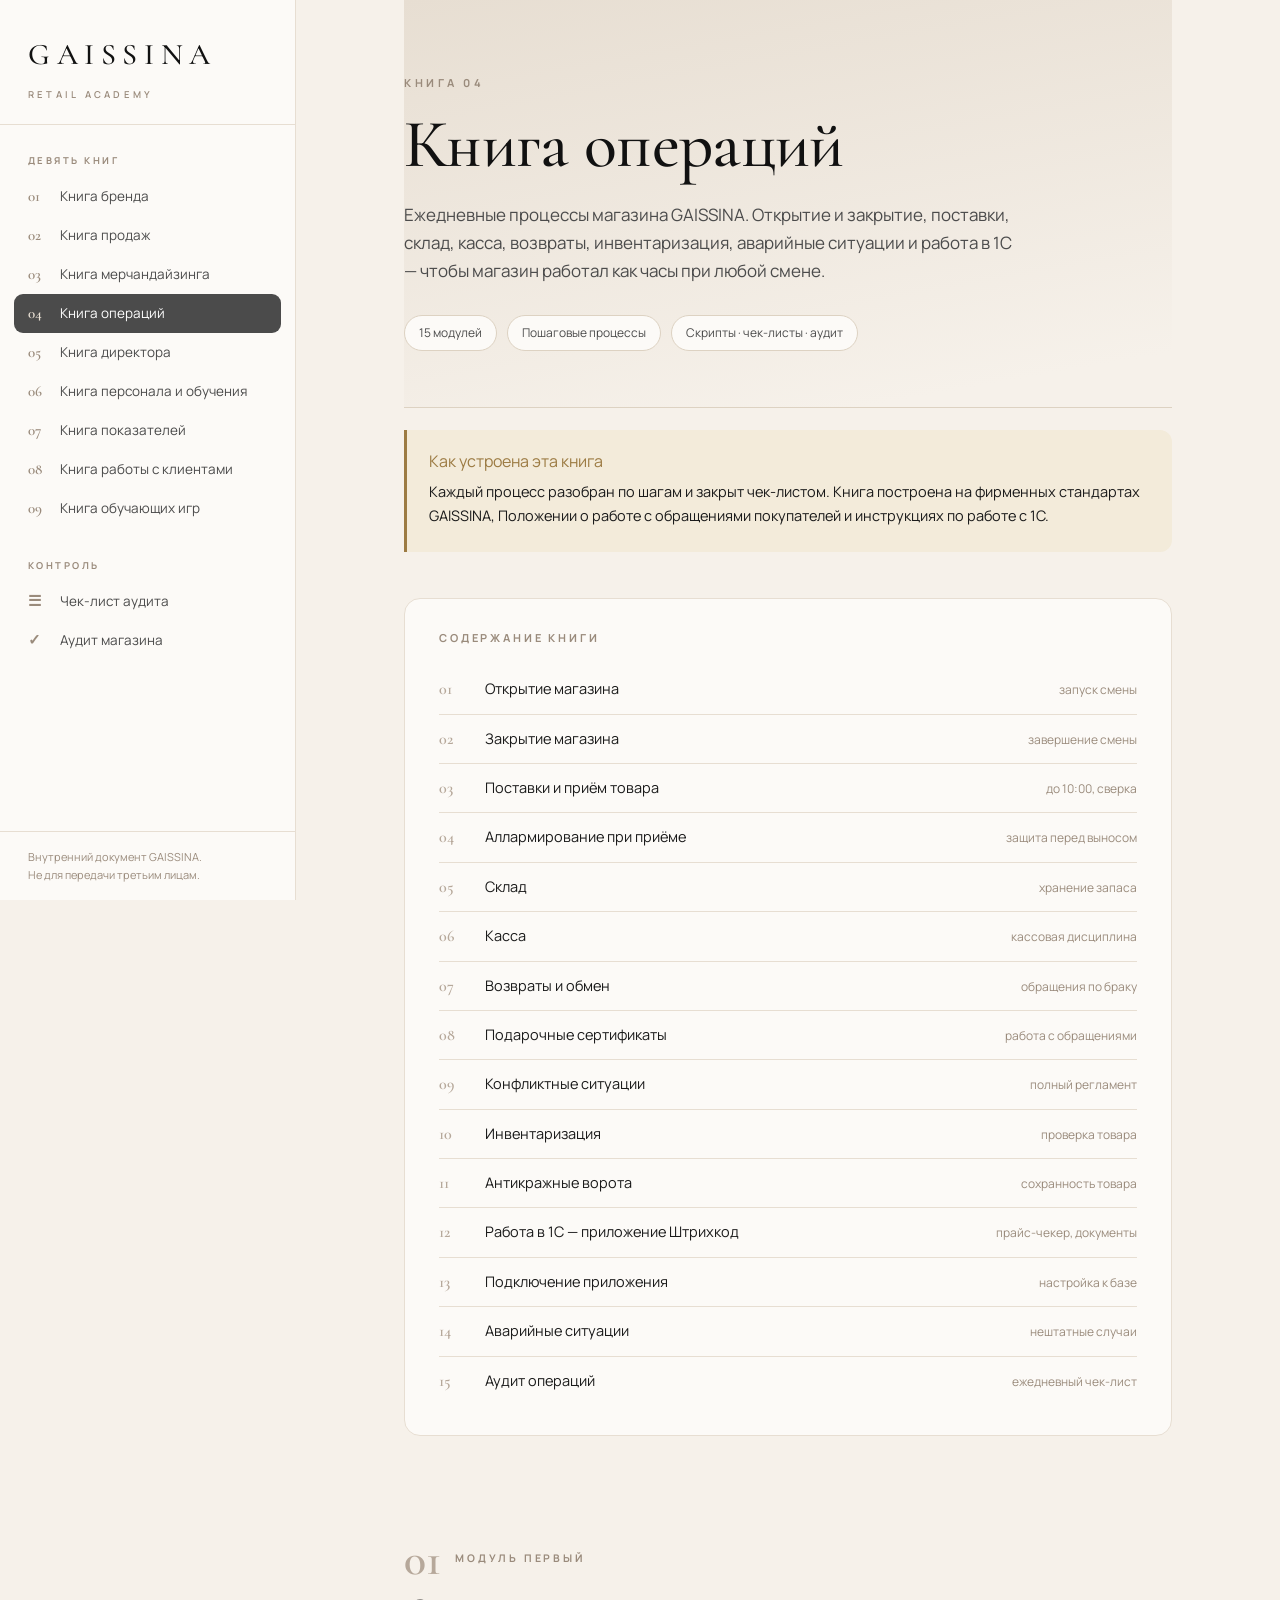
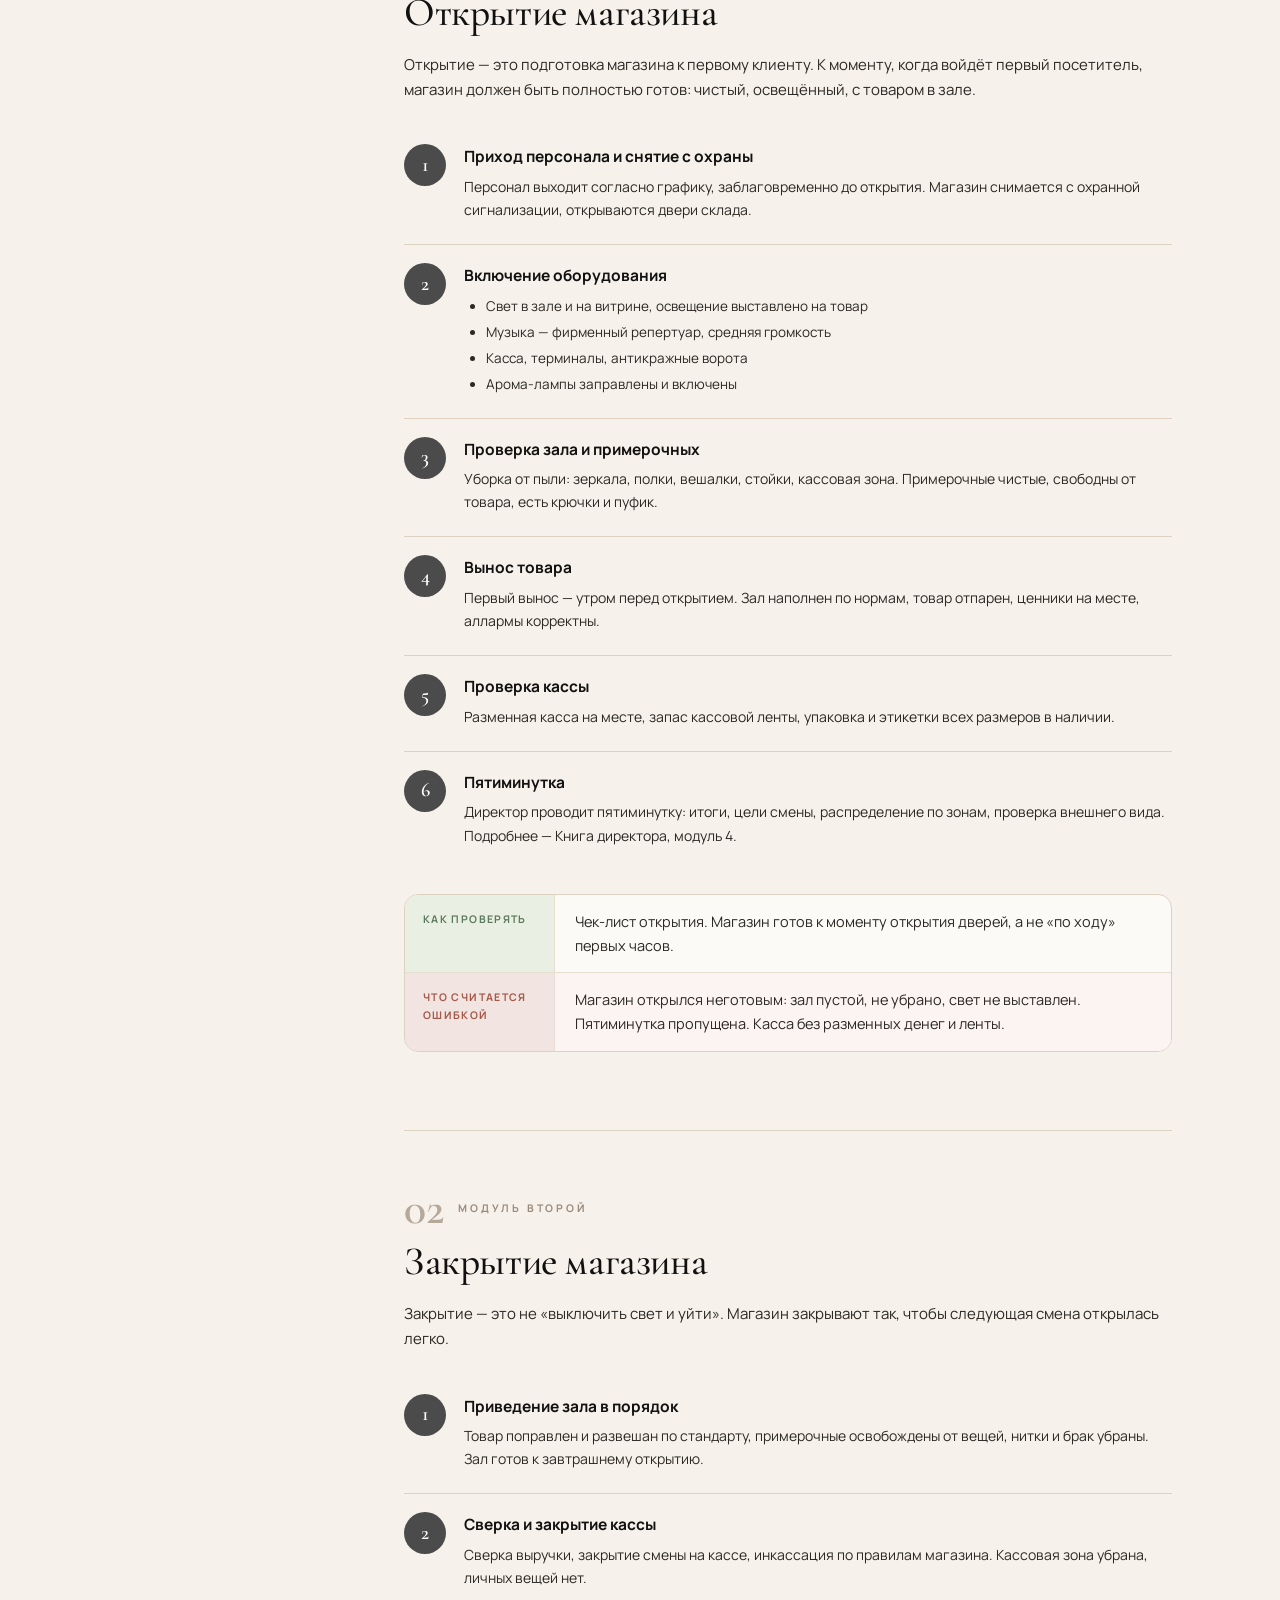
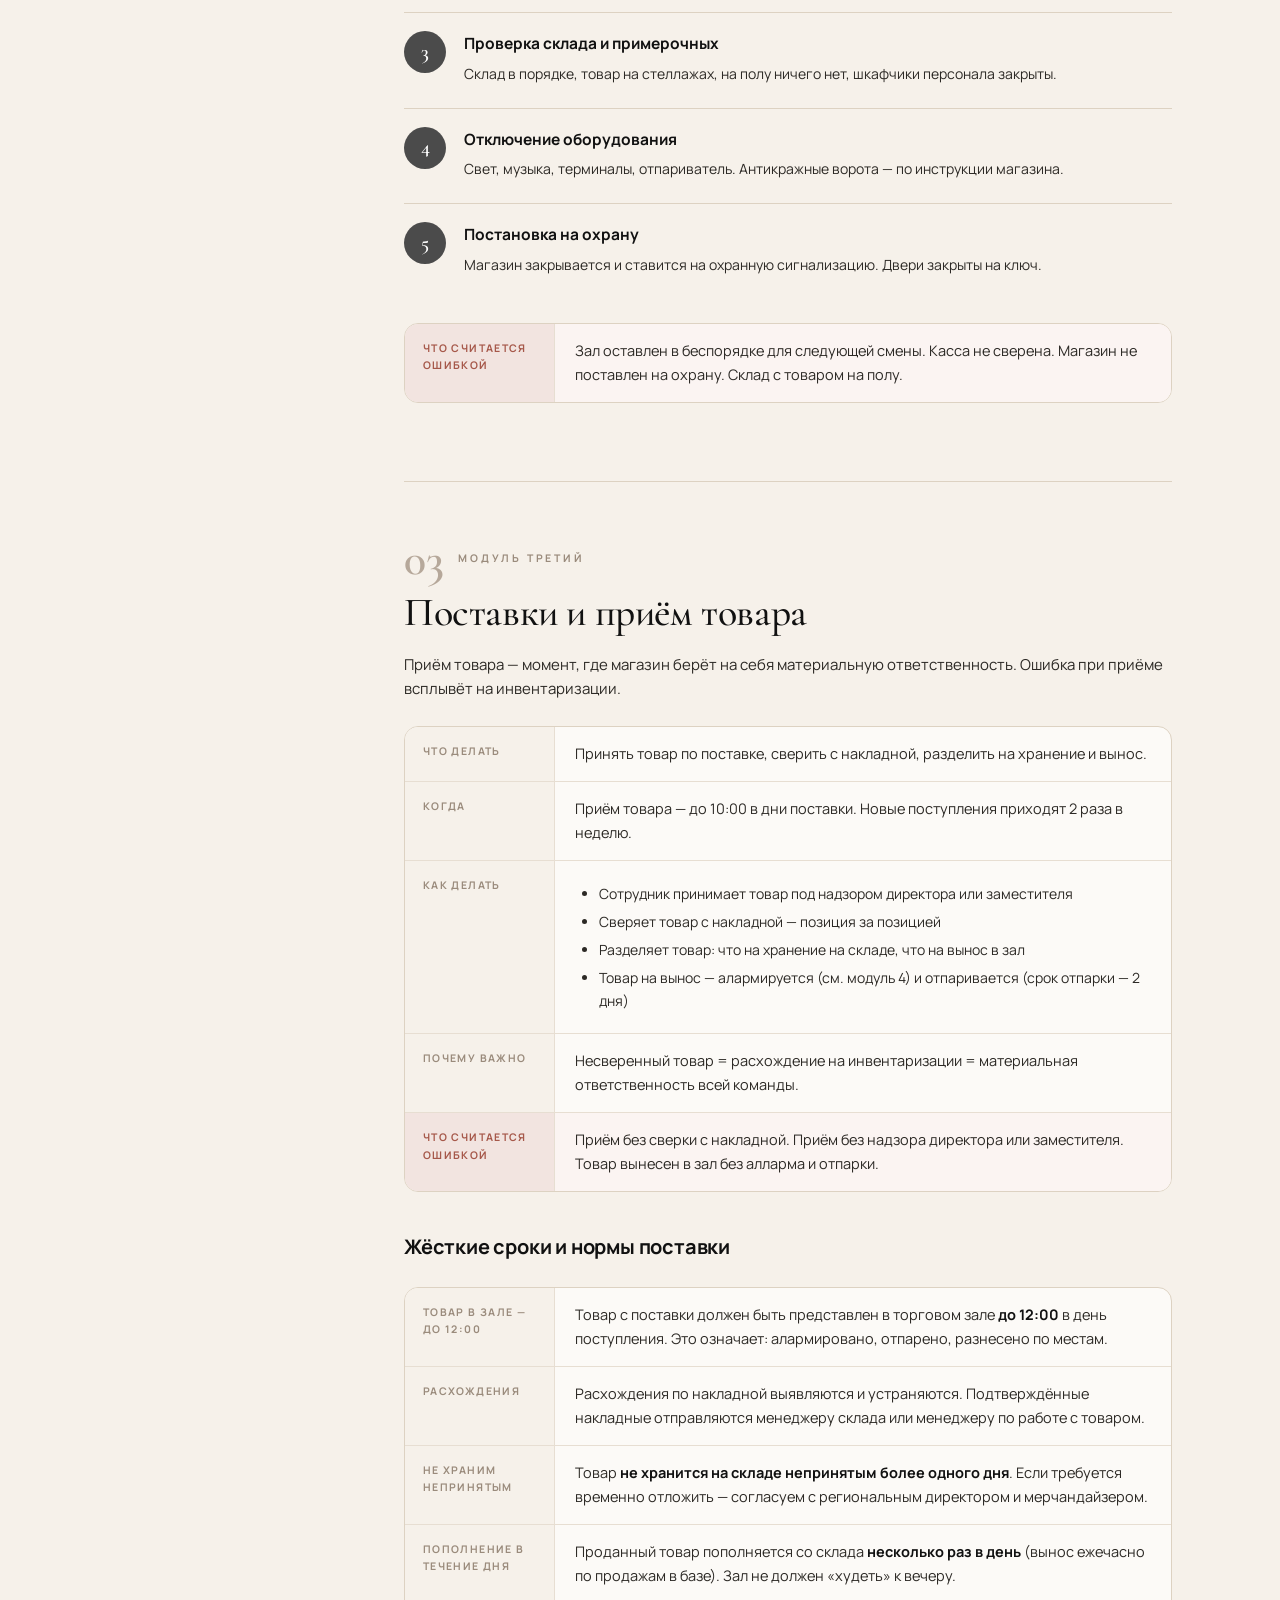
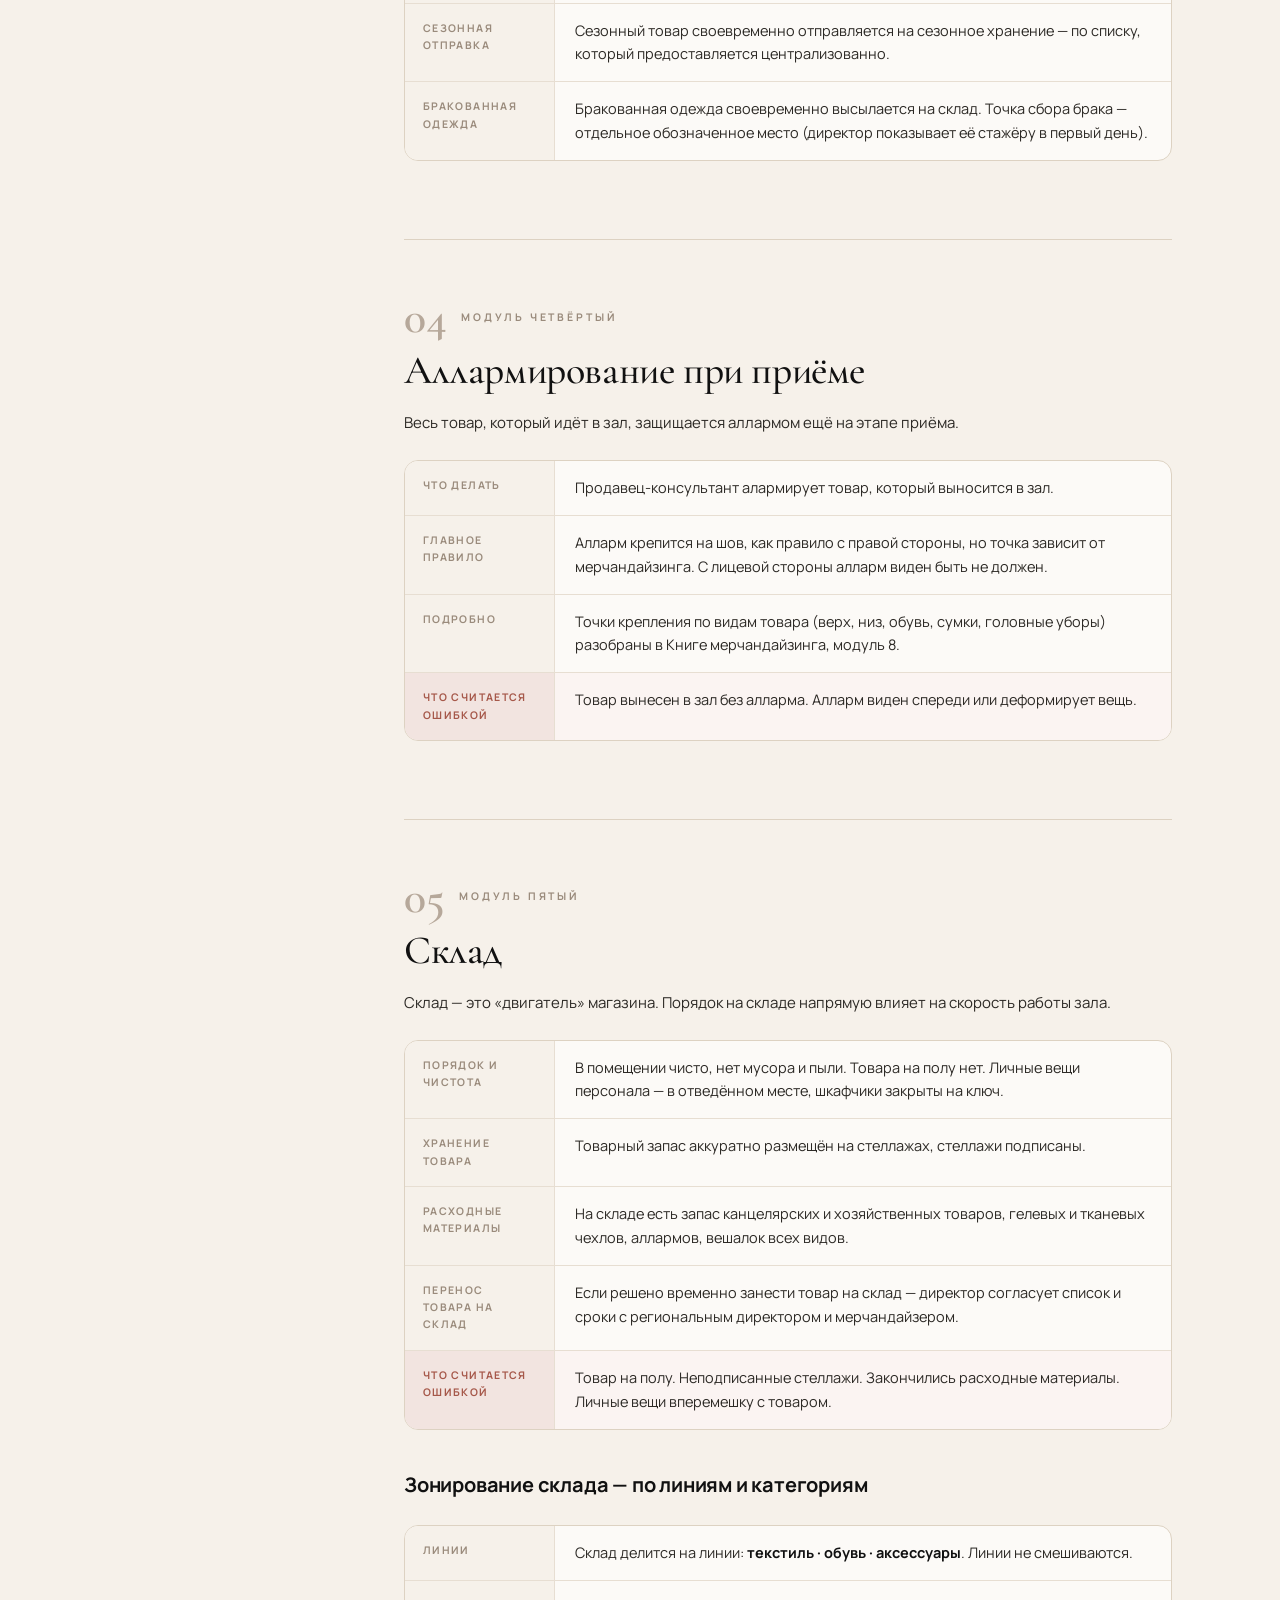
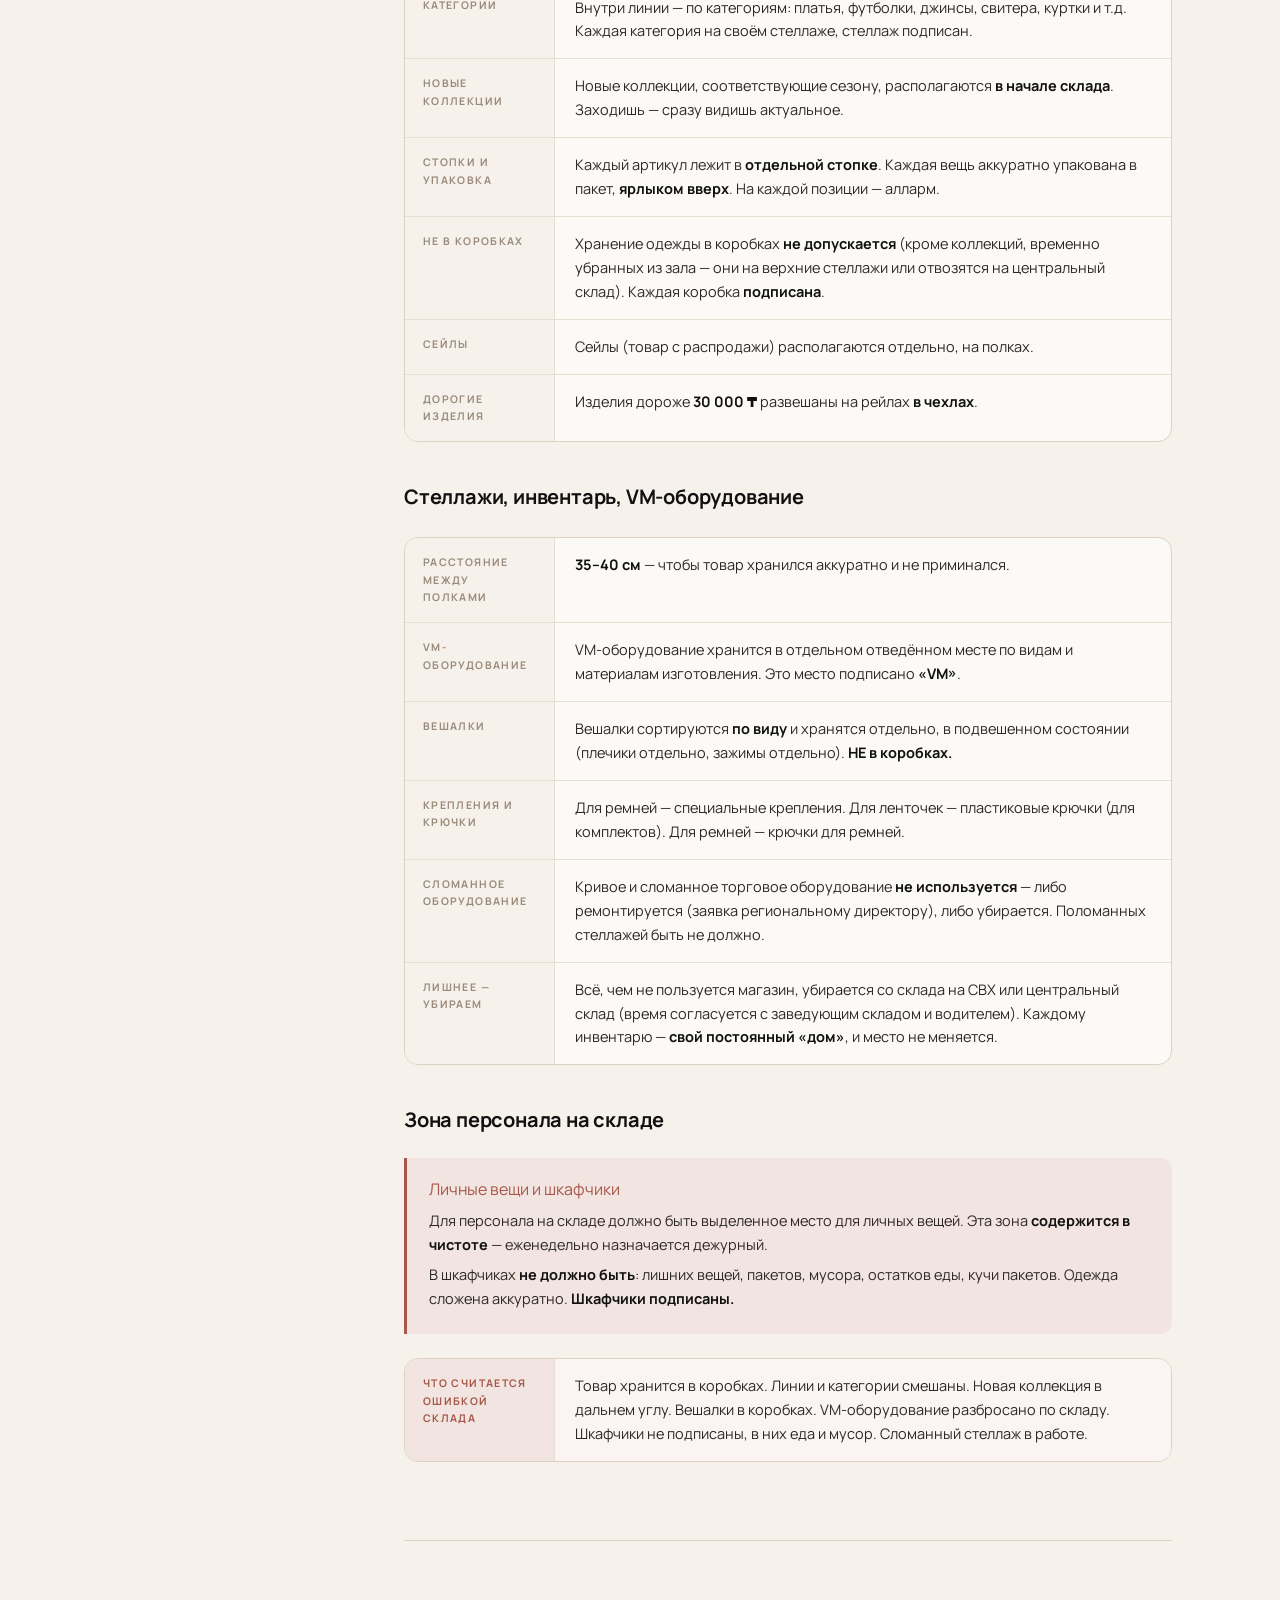
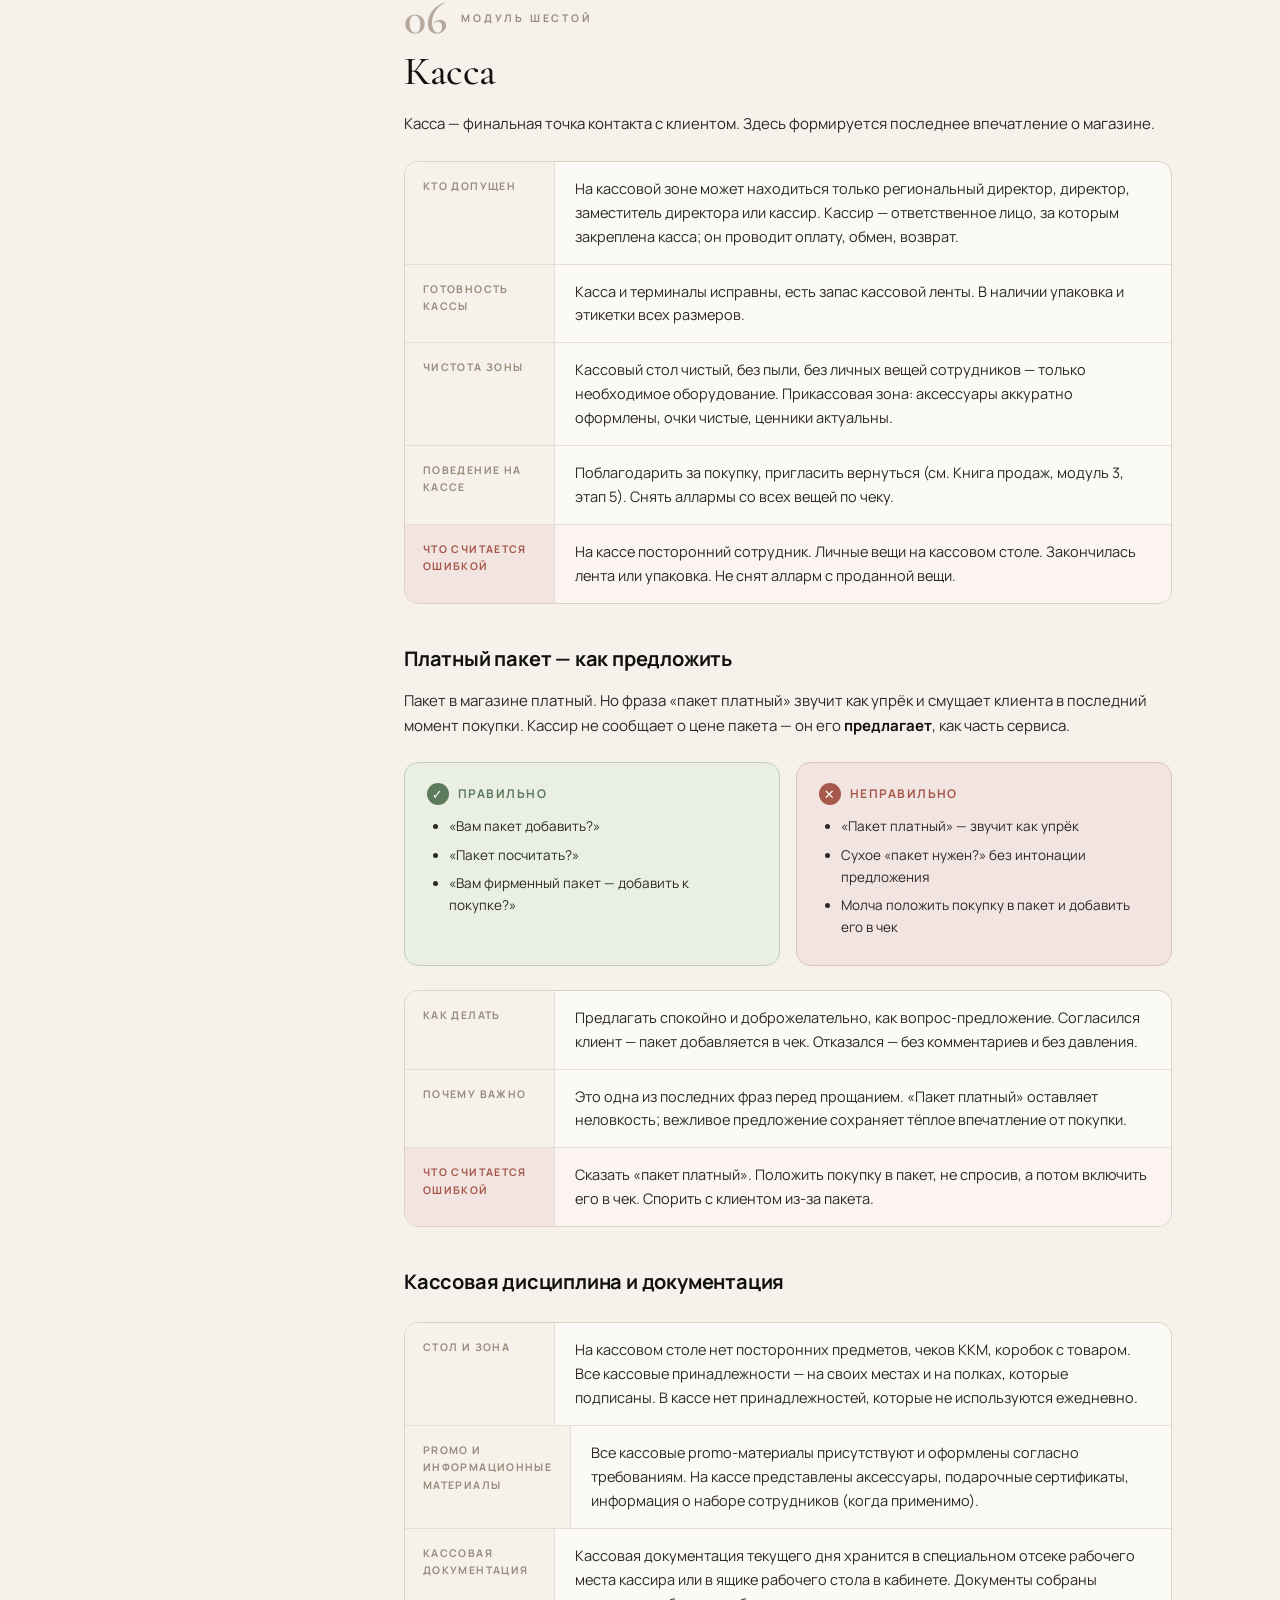
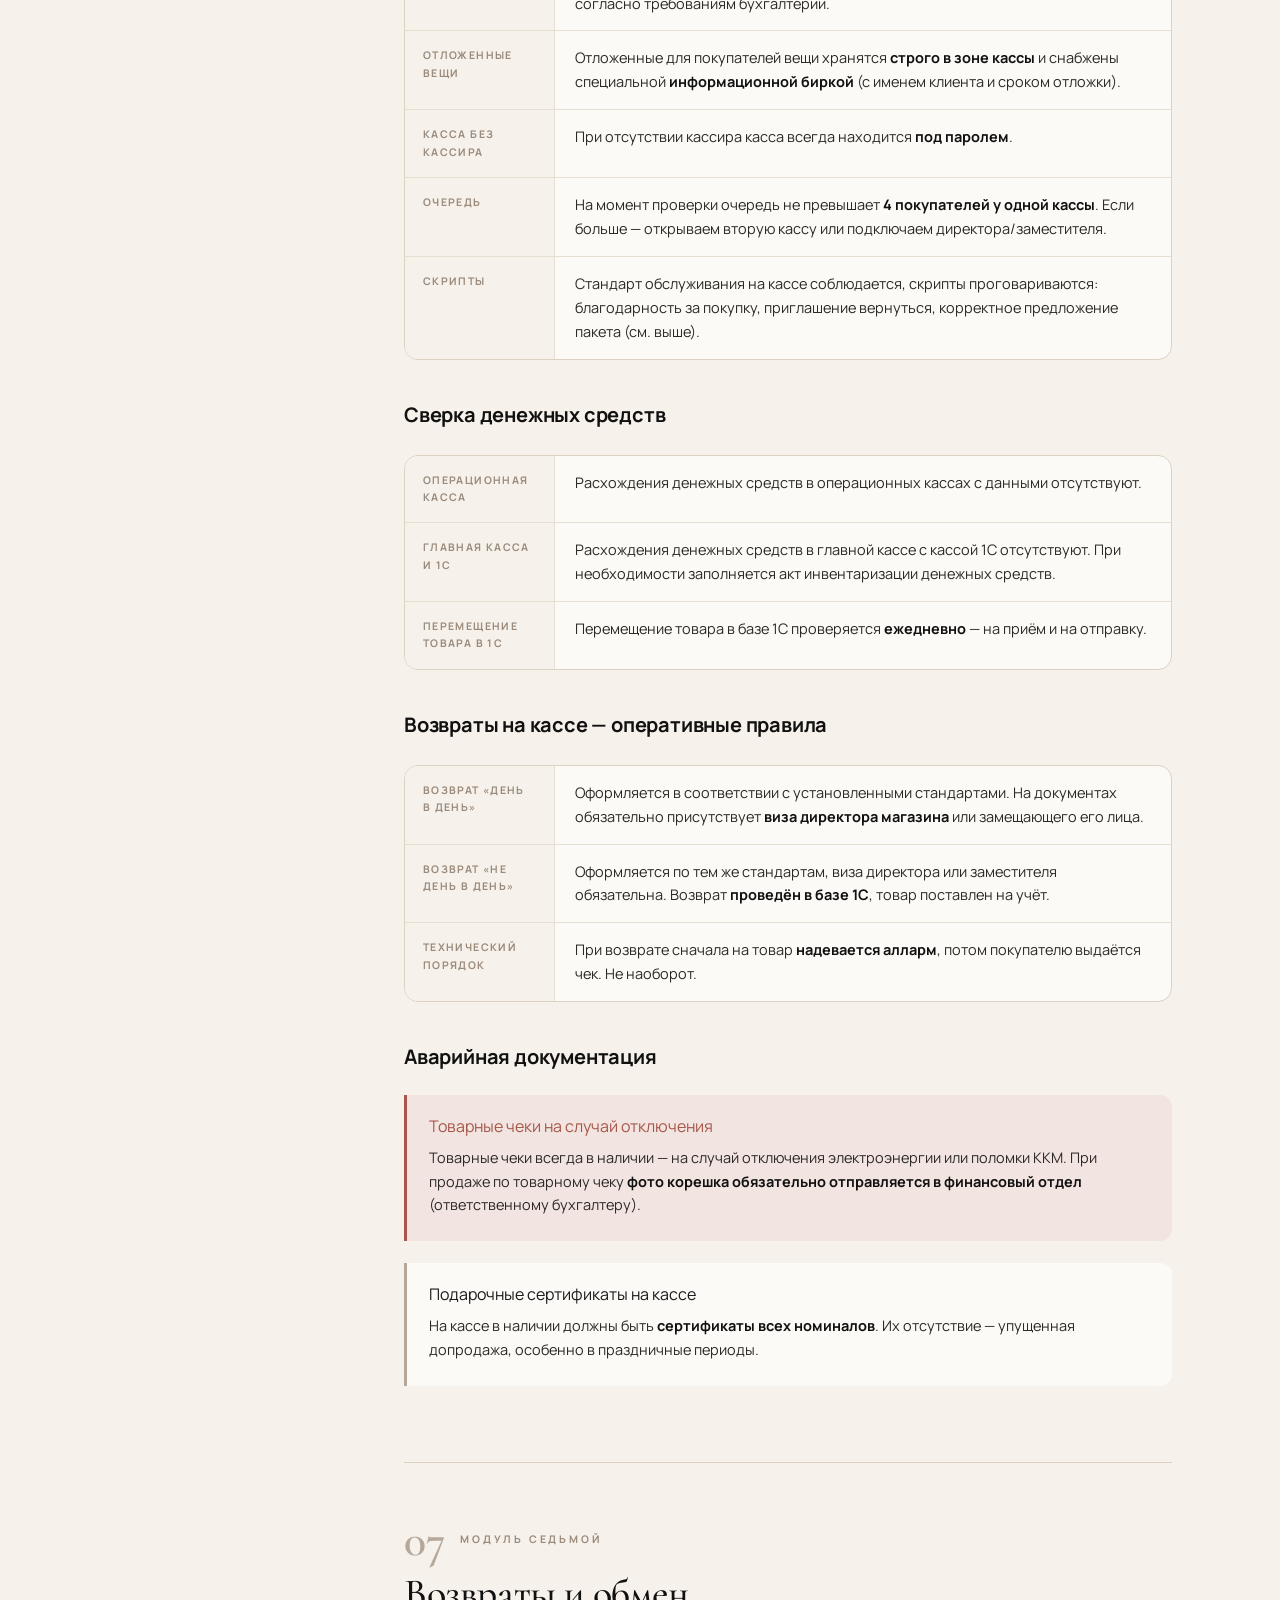
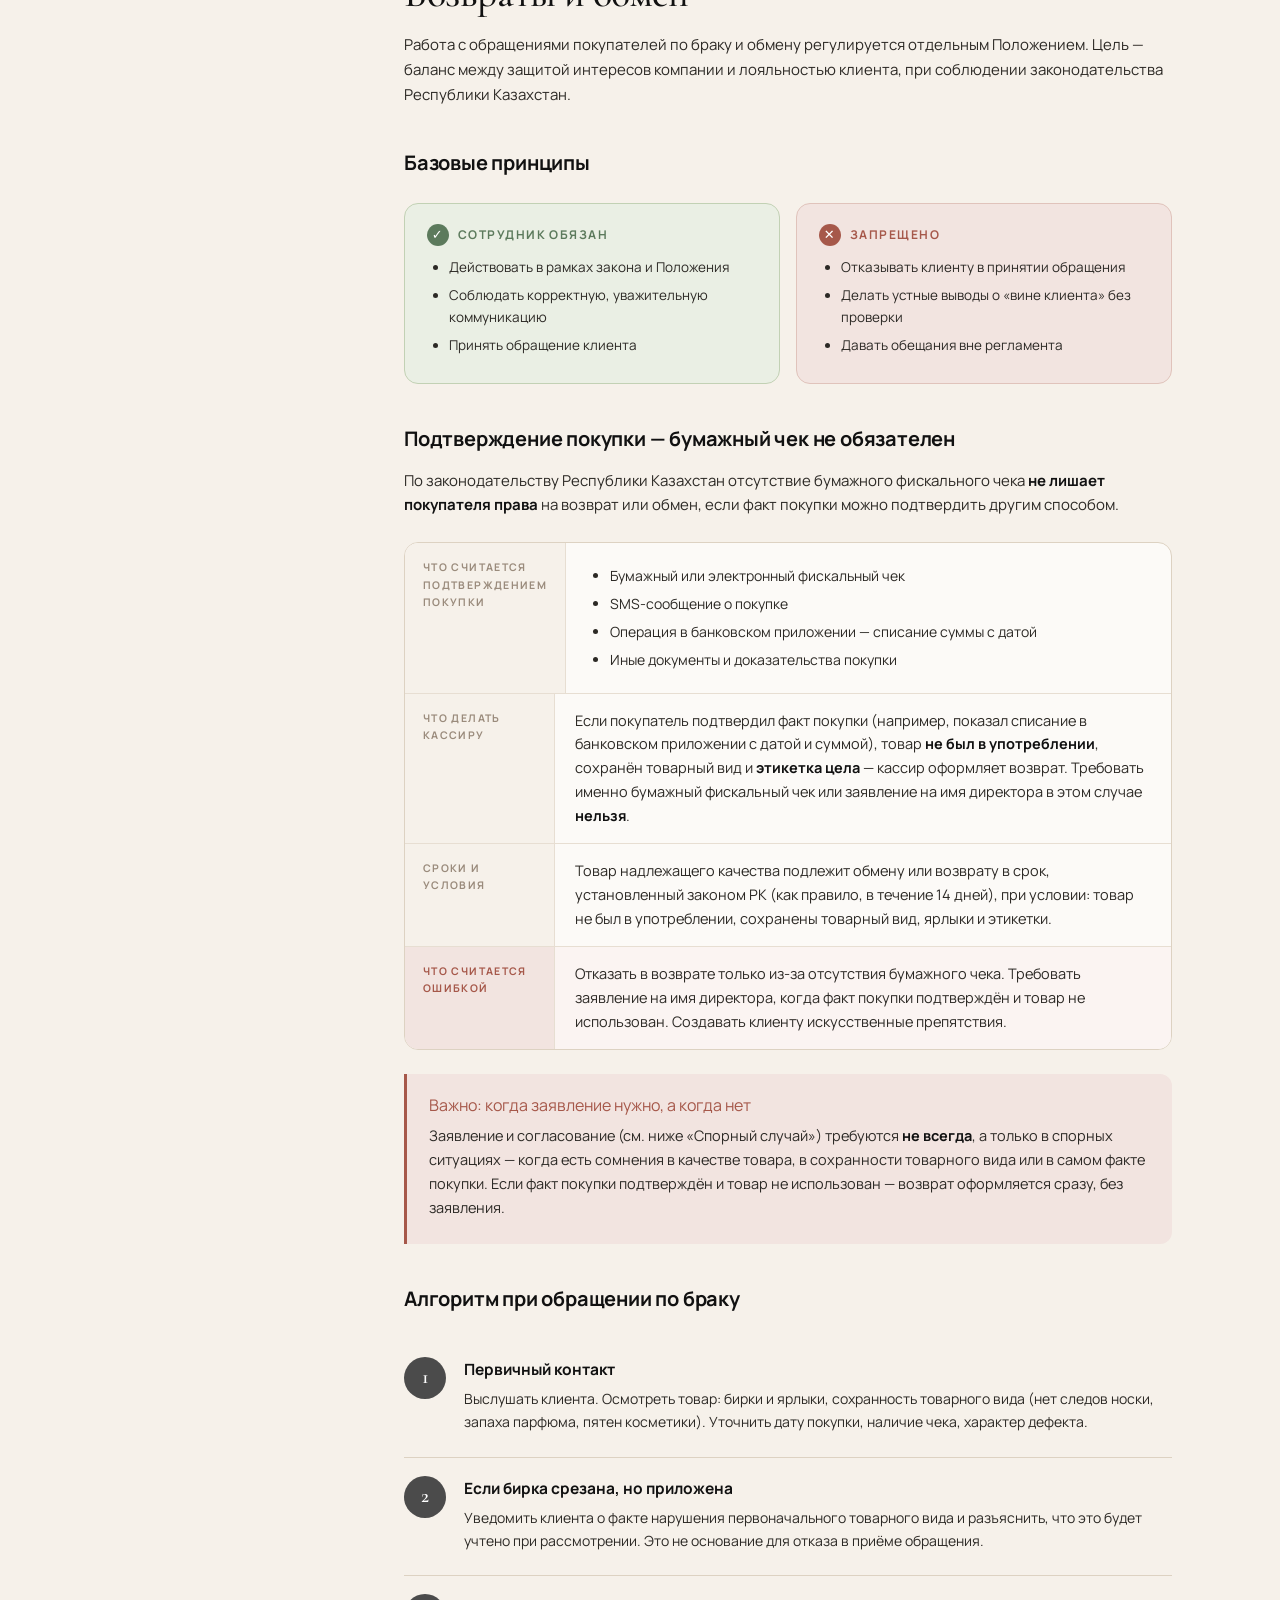
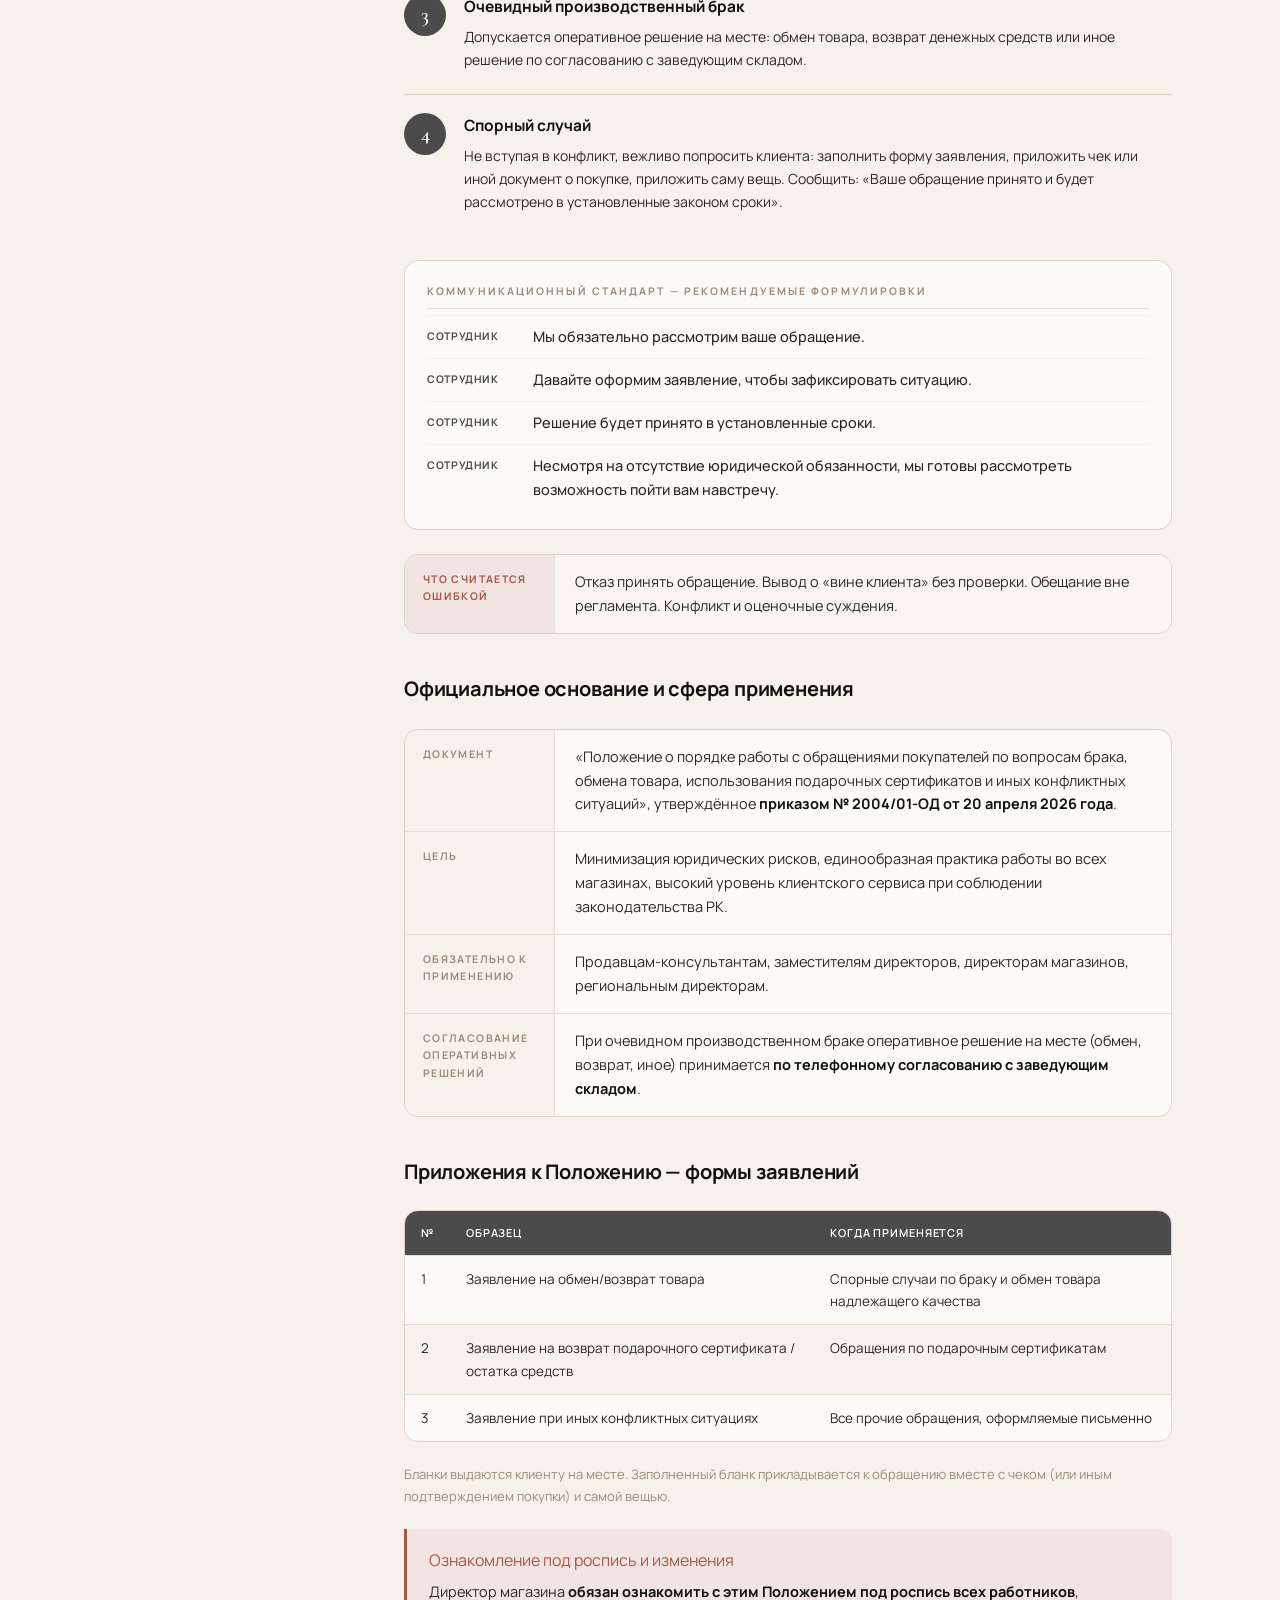
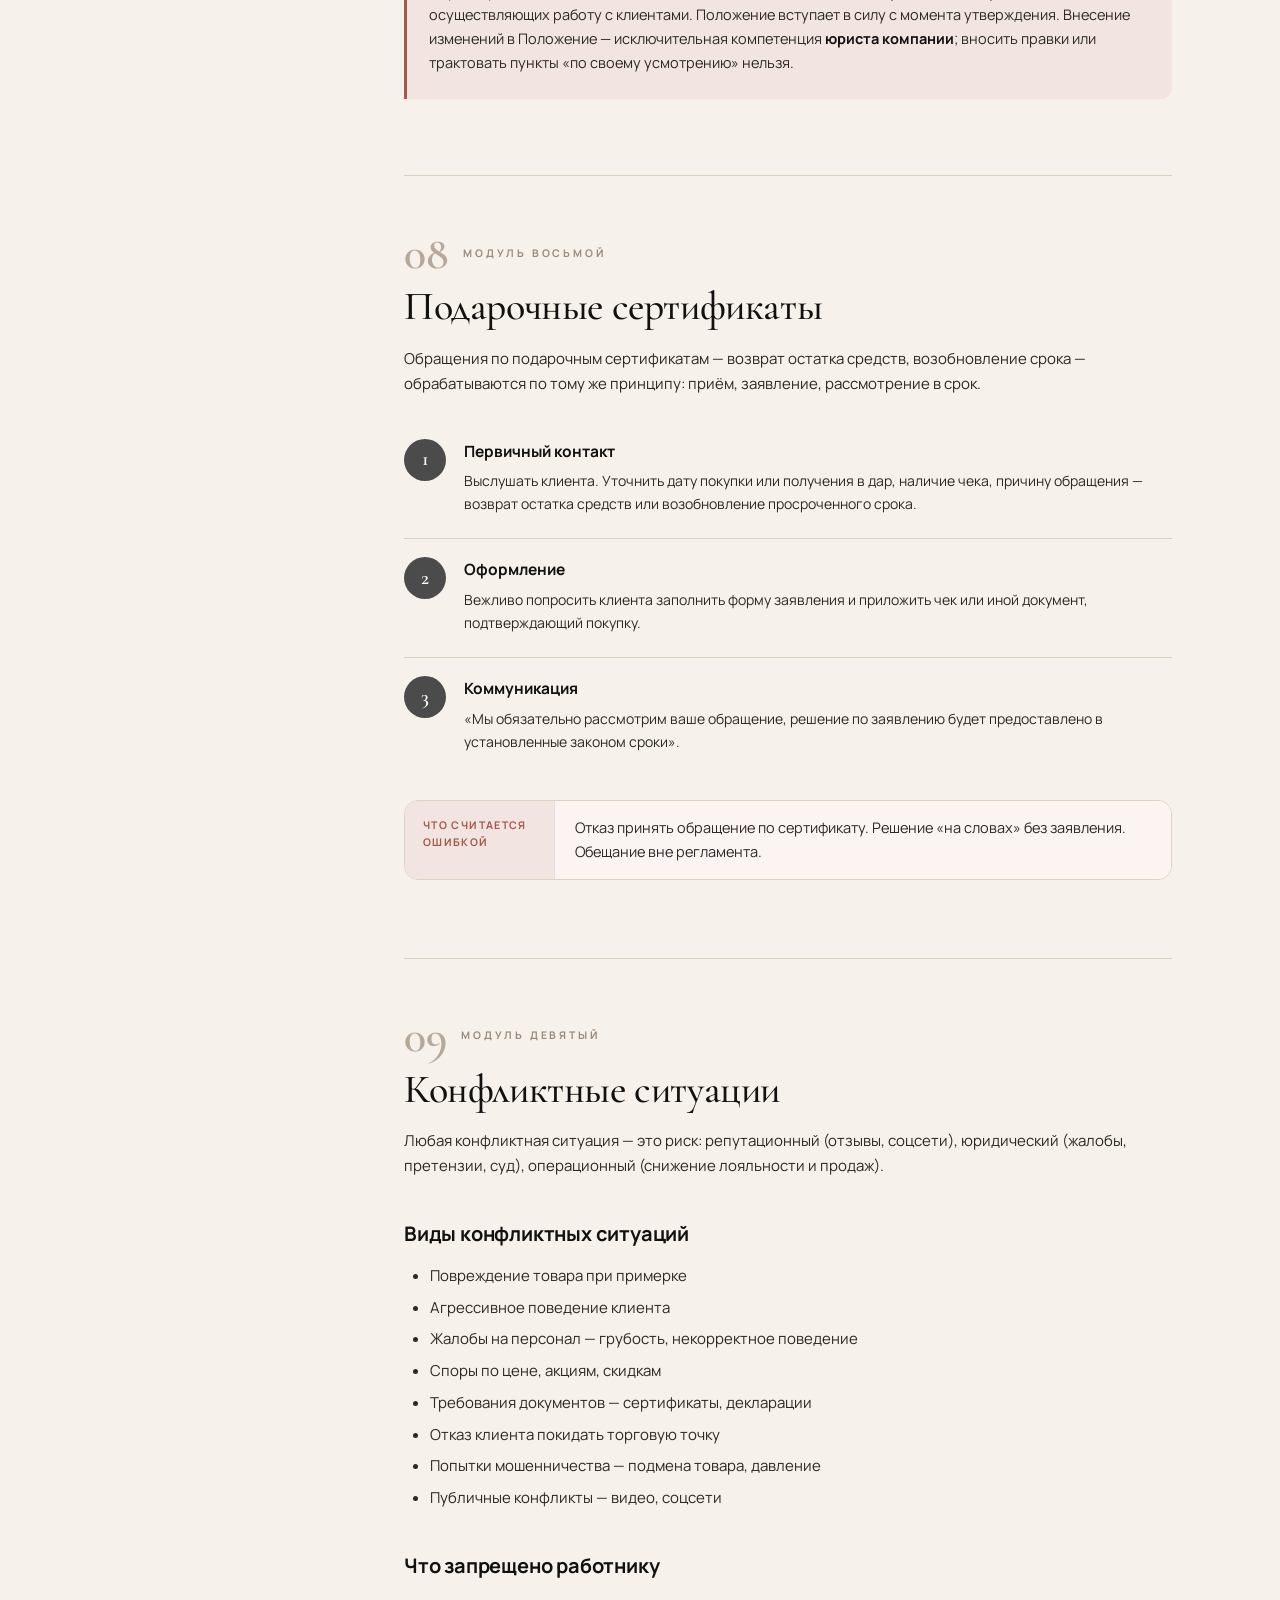
<file: books/04-operations-book.html>
<!DOCTYPE html>
<html lang="ru">
<head>
<meta charset="UTF-8">
<meta name="viewport" content="width=device-width, initial-scale=1">
<meta name="robots" content="noindex, nofollow">
<title>Книга операций · GAISSINA Retail Academy</title>
<link rel="stylesheet" href="../assets/style.css">
</head>
<body data-book="04">
<div class="progress"><span></span></div>
<button class="menu-btn" aria-label="Меню"><span></span></button>
<div class="scrim"></div>
<aside class="sidebar" id="sidebar"></aside>

<main class="content">
<div class="wrap">

  <header class="book-head">
    <div class="book-kicker">Книга 04</div>
    <h1 class="book-title">Книга операций</h1>
    <p class="book-lead">
      Ежедневные процессы магазина GAISSINA. Открытие и закрытие, поставки,
      склад, касса, возвраты, инвентаризация, аварийные ситуации и работа в 1С —
      чтобы магазин работал как часы при любой смене.
    </p>
    <div class="book-meta">
      <span class="pill">15 модулей</span>
      <span class="pill">Пошаговые процессы</span>
      <span class="pill">Скрипты · чек-листы · аудит</span>
    </div>
  </header>

  <div class="callout rule">
    <div class="co-h">Как устроена эта книга</div>
    <p>
      Каждый процесс разобран по шагам и закрыт чек-листом. Книга построена на
      фирменных стандартах GAISSINA, Положении о работе с обращениями
      покупателей и инструкциях по работе с 1С.
    </p>
  </div>

  <nav class="toc">
    <h3>Содержание книги</h3>
    <ol>
      <li><a href="#m1"><span class="t">Открытие магазина</span><span class="d">запуск смены</span></a></li>
      <li><a href="#m2"><span class="t">Закрытие магазина</span><span class="d">завершение смены</span></a></li>
      <li><a href="#m3"><span class="t">Поставки и приём товара</span><span class="d">до 10:00, сверка</span></a></li>
      <li><a href="#m4"><span class="t">Аллармирование при приёме</span><span class="d">защита перед выносом</span></a></li>
      <li><a href="#m5"><span class="t">Склад</span><span class="d">хранение запаса</span></a></li>
      <li><a href="#m6"><span class="t">Касса</span><span class="d">кассовая дисциплина</span></a></li>
      <li><a href="#m7"><span class="t">Возвраты и обмен</span><span class="d">обращения по браку</span></a></li>
      <li><a href="#m8"><span class="t">Подарочные сертификаты</span><span class="d">работа с обращениями</span></a></li>
      <li><a href="#m9"><span class="t">Конфликтные ситуации</span><span class="d">полный регламент</span></a></li>
      <li><a href="#m10"><span class="t">Инвентаризация</span><span class="d">проверка товара</span></a></li>
      <li><a href="#m11"><span class="t">Антикражные ворота</span><span class="d">сохранность товара</span></a></li>
      <li><a href="#m12"><span class="t">Работа в 1С — приложение Штрихкод</span><span class="d">прайс-чекер, документы</span></a></li>
      <li><a href="#m13"><span class="t">Подключение приложения</span><span class="d">настройка к базе</span></a></li>
      <li><a href="#m14"><span class="t">Аварийные ситуации</span><span class="d">нештатные случаи</span></a></li>
      <li><a href="#m15"><span class="t">Аудит операций</span><span class="d">ежедневный чек-лист</span></a></li>
    </ol>
  </nav>

  <!-- ============ МОДУЛЬ 1 ============ -->
  <section class="module" id="m1">
    <div class="module-tag"><span class="num">01</span><span class="lbl">Модуль первый</span></div>
    <h2 class="module-title">Открытие магазина</h2>
    <p class="module-intro lead-p">
      Открытие — это подготовка магазина к первому клиенту. К моменту, когда
      войдёт первый посетитель, магазин должен быть полностью готов: чистый,
      освещённый, с товаром в зале.
    </p>

    <div class="steps">
      <div class="step"><div class="step-n"></div><div class="step-b">
        <div class="step-t">Приход персонала и снятие с охраны</div>
        <p>Персонал выходит согласно графику, заблаговременно до открытия. Магазин снимается с охранной сигнализации, открываются двери склада.</p>
      </div></div>
      <div class="step"><div class="step-n"></div><div class="step-b">
        <div class="step-t">Включение оборудования</div>
        <ul>
          <li>Свет в зале и на витрине, освещение выставлено на товар</li>
          <li>Музыка — фирменный репертуар, средняя громкость</li>
          <li>Касса, терминалы, антикражные ворота</li>
          <li>Арома-лампы заправлены и включены</li>
        </ul>
      </div></div>
      <div class="step"><div class="step-n"></div><div class="step-b">
        <div class="step-t">Проверка зала и примерочных</div>
        <p>Уборка от пыли: зеркала, полки, вешалки, стойки, кассовая зона. Примерочные чистые, свободны от товара, есть крючки и пуфик.</p>
      </div></div>
      <div class="step"><div class="step-n"></div><div class="step-b">
        <div class="step-t">Вынос товара</div>
        <p>Первый вынос — утром перед открытием. Зал наполнен по нормам, товар отпарен, ценники на месте, аллармы корректны.</p>
      </div></div>
      <div class="step"><div class="step-n"></div><div class="step-b">
        <div class="step-t">Проверка кассы</div>
        <p>Разменная касса на месте, запас кассовой ленты, упаковка и этикетки всех размеров в наличии.</p>
      </div></div>
      <div class="step"><div class="step-n"></div><div class="step-b">
        <div class="step-t">Пятиминутка</div>
        <p>Директор проводит пятиминутку: итоги, цели смены, распределение по зонам, проверка внешнего вида. Подробнее — Книга директора, модуль 4.</p>
      </div></div>
    </div>

    <div class="spec">
      <div class="spec-row check">
        <div class="spec-key">Как проверять</div>
        <div class="spec-val">Чек-лист открытия. Магазин готов к моменту открытия дверей, а не «по ходу» первых часов.</div>
      </div>
      <div class="spec-row err">
        <div class="spec-key">Что считается ошибкой</div>
        <div class="spec-val">Магазин открылся неготовым: зал пустой, не убрано, свет не выставлен. Пятиминутка пропущена. Касса без разменных денег и ленты.</div>
      </div>
    </div>
  </section>

  <!-- ============ МОДУЛЬ 2 ============ -->
  <section class="module" id="m2">
    <div class="module-tag"><span class="num">02</span><span class="lbl">Модуль второй</span></div>
    <h2 class="module-title">Закрытие магазина</h2>
    <p class="module-intro lead-p">
      Закрытие — это не «выключить свет и уйти». Магазин закрывают так, чтобы
      следующая смена открылась легко.
    </p>

    <div class="steps">
      <div class="step"><div class="step-n"></div><div class="step-b">
        <div class="step-t">Приведение зала в порядок</div>
        <p>Товар поправлен и развешан по стандарту, примерочные освобождены от вещей, нитки и брак убраны. Зал готов к завтрашнему открытию.</p>
      </div></div>
      <div class="step"><div class="step-n"></div><div class="step-b">
        <div class="step-t">Сверка и закрытие кассы</div>
        <p>Сверка выручки, закрытие смены на кассе, инкассация по правилам магазина. Кассовая зона убрана, личных вещей нет.</p>
      </div></div>
      <div class="step"><div class="step-n"></div><div class="step-b">
        <div class="step-t">Проверка склада и примерочных</div>
        <p>Склад в порядке, товар на стеллажах, на полу ничего нет, шкафчики персонала закрыты.</p>
      </div></div>
      <div class="step"><div class="step-n"></div><div class="step-b">
        <div class="step-t">Отключение оборудования</div>
        <p>Свет, музыка, терминалы, отпариватель. Антикражные ворота — по инструкции магазина.</p>
      </div></div>
      <div class="step"><div class="step-n"></div><div class="step-b">
        <div class="step-t">Постановка на охрану</div>
        <p>Магазин закрывается и ставится на охранную сигнализацию. Двери закрыты на ключ.</p>
      </div></div>
    </div>

    <div class="spec">
      <div class="spec-row err">
        <div class="spec-key">Что считается ошибкой</div>
        <div class="spec-val">Зал оставлен в беспорядке для следующей смены. Касса не сверена. Магазин не поставлен на охрану. Склад с товаром на полу.</div>
      </div>
    </div>
  </section>

  <!-- ============ МОДУЛЬ 3 ============ -->
  <section class="module" id="m3">
    <div class="module-tag"><span class="num">03</span><span class="lbl">Модуль третий</span></div>
    <h2 class="module-title">Поставки и приём товара</h2>
    <p class="module-intro lead-p">
      Приём товара — момент, где магазин берёт на себя материальную
      ответственность. Ошибка при приёме всплывёт на инвентаризации.
    </p>

    <div class="spec">
      <div class="spec-row">
        <div class="spec-key">Что делать</div>
        <div class="spec-val">Принять товар по поставке, сверить с накладной, разделить на хранение и вынос.</div>
      </div>
      <div class="spec-row">
        <div class="spec-key">Когда</div>
        <div class="spec-val">Приём товара — до 10:00 в дни поставки. Новые поступления приходят 2 раза в неделю.</div>
      </div>
      <div class="spec-row">
        <div class="spec-key">Как делать</div>
        <div class="spec-val">
          <ul>
            <li>Сотрудник принимает товар под надзором директора или заместителя</li>
            <li>Сверяет товар с накладной — позиция за позицией</li>
            <li>Разделяет товар: что на хранение на складе, что на вынос в зал</li>
            <li>Товар на вынос — алармируется (см. модуль 4) и отпаривается (срок отпарки — 2 дня)</li>
          </ul>
        </div>
      </div>
      <div class="spec-row">
        <div class="spec-key">Почему важно</div>
        <div class="spec-val">Несверенный товар = расхождение на инвентаризации = материальная ответственность всей команды.</div>
      </div>
      <div class="spec-row err">
        <div class="spec-key">Что считается ошибкой</div>
        <div class="spec-val">Приём без сверки с накладной. Приём без надзора директора или заместителя. Товар вынесен в зал без алларма и отпарки.</div>
      </div>
    </div>

    <h3 class="sec">Жёсткие сроки и нормы поставки</h3>
    <div class="spec">
      <div class="spec-row">
        <div class="spec-key">Товар в зале — до 12:00</div>
        <div class="spec-val">Товар с поставки должен быть представлен в торговом зале <strong>до 12:00</strong> в день поступления. Это означает: алармировано, отпарено, разнесено по местам.</div>
      </div>
      <div class="spec-row">
        <div class="spec-key">Расхождения</div>
        <div class="spec-val">Расхождения по накладной выявляются и устраняются. Подтверждённые накладные отправляются менеджеру склада или менеджеру по работе с товаром.</div>
      </div>
      <div class="spec-row">
        <div class="spec-key">Не храним непринятым</div>
        <div class="spec-val">Товар <strong>не хранится на складе непринятым более одного дня</strong>. Если требуется временно отложить — согласуем с региональным директором и мерчандайзером.</div>
      </div>
      <div class="spec-row">
        <div class="spec-key">Пополнение в течение дня</div>
        <div class="spec-val">Проданный товар пополняется со склада <strong>несколько раз в день</strong> (вынос ежечасно по продажам в базе). Зал не должен «худеть» к вечеру.</div>
      </div>
      <div class="spec-row">
        <div class="spec-key">Сезонная отправка</div>
        <div class="spec-val">Сезонный товар своевременно отправляется на сезонное хранение — по списку, который предоставляется централизованно.</div>
      </div>
      <div class="spec-row">
        <div class="spec-key">Бракованная одежда</div>
        <div class="spec-val">Бракованная одежда своевременно высылается на склад. Точка сбора брака — отдельное обозначенное место (директор показывает её стажёру в первый день).</div>
      </div>
    </div>
  </section>

  <!-- ============ МОДУЛЬ 4 ============ -->
  <section class="module" id="m4">
    <div class="module-tag"><span class="num">04</span><span class="lbl">Модуль четвёртый</span></div>
    <h2 class="module-title">Аллармирование при приёме</h2>
    <p class="module-intro lead-p">
      Весь товар, который идёт в зал, защищается аллармом ещё на этапе приёма.
    </p>

    <div class="spec">
      <div class="spec-row">
        <div class="spec-key">Что делать</div>
        <div class="spec-val">Продавец-консультант алармирует товар, который выносится в зал.</div>
      </div>
      <div class="spec-row">
        <div class="spec-key">Главное правило</div>
        <div class="spec-val">Алларм крепится на шов, как правило с правой стороны, но точка зависит от мерчандайзинга. С лицевой стороны алларм виден быть не должен.</div>
      </div>
      <div class="spec-row">
        <div class="spec-key">Подробно</div>
        <div class="spec-val">Точки крепления по видам товара (верх, низ, обувь, сумки, головные уборы) разобраны в Книге мерчандайзинга, модуль 8.</div>
      </div>
      <div class="spec-row err">
        <div class="spec-key">Что считается ошибкой</div>
        <div class="spec-val">Товар вынесен в зал без алларма. Алларм виден спереди или деформирует вещь.</div>
      </div>
    </div>
  </section>

  <!-- ============ МОДУЛЬ 5 ============ -->
  <section class="module" id="m5">
    <div class="module-tag"><span class="num">05</span><span class="lbl">Модуль пятый</span></div>
    <h2 class="module-title">Склад</h2>
    <p class="module-intro lead-p">
      Склад — это «двигатель» магазина. Порядок на складе напрямую влияет на
      скорость работы зала.
    </p>

    <div class="spec">
      <div class="spec-row">
        <div class="spec-key">Порядок и чистота</div>
        <div class="spec-val">В помещении чисто, нет мусора и пыли. Товара на полу нет. Личные вещи персонала — в отведённом месте, шкафчики закрыты на ключ.</div>
      </div>
      <div class="spec-row">
        <div class="spec-key">Хранение товара</div>
        <div class="spec-val">Товарный запас аккуратно размещён на стеллажах, стеллажи подписаны.</div>
      </div>
      <div class="spec-row">
        <div class="spec-key">Расходные материалы</div>
        <div class="spec-val">На складе есть запас канцелярских и хозяйственных товаров, гелевых и тканевых чехлов, аллармов, вешалок всех видов.</div>
      </div>
      <div class="spec-row">
        <div class="spec-key">Перенос товара на склад</div>
        <div class="spec-val">Если решено временно занести товар на склад — директор согласует список и сроки с региональным директором и мерчандайзером.</div>
      </div>
      <div class="spec-row err">
        <div class="spec-key">Что считается ошибкой</div>
        <div class="spec-val">Товар на полу. Неподписанные стеллажи. Закончились расходные материалы. Личные вещи вперемешку с товаром.</div>
      </div>
    </div>

    <h3 class="sec">Зонирование склада — по линиям и категориям</h3>
    <div class="spec">
      <div class="spec-row">
        <div class="spec-key">Линии</div>
        <div class="spec-val">Склад делится на линии: <strong>текстиль · обувь · аксессуары</strong>. Линии не смешиваются.</div>
      </div>
      <div class="spec-row">
        <div class="spec-key">Категории</div>
        <div class="spec-val">Внутри линии — по категориям: платья, футболки, джинсы, свитера, куртки и т.д. Каждая категория на своём стеллаже, стеллаж подписан.</div>
      </div>
      <div class="spec-row">
        <div class="spec-key">Новые коллекции</div>
        <div class="spec-val">Новые коллекции, соответствующие сезону, располагаются <strong>в начале склада</strong>. Заходишь — сразу видишь актуальное.</div>
      </div>
      <div class="spec-row">
        <div class="spec-key">Стопки и упаковка</div>
        <div class="spec-val">Каждый артикул лежит в <strong>отдельной стопке</strong>. Каждая вещь аккуратно упакована в пакет, <strong>ярлыком вверх</strong>. На каждой позиции — алларм.</div>
      </div>
      <div class="spec-row">
        <div class="spec-key">Не в коробках</div>
        <div class="spec-val">Хранение одежды в коробках <strong>не допускается</strong> (кроме коллекций, временно убранных из зала — они на верхние стеллажи или отвозятся на центральный склад). Каждая коробка <strong>подписана</strong>.</div>
      </div>
      <div class="spec-row">
        <div class="spec-key">Сейлы</div>
        <div class="spec-val">Сейлы (товар с распродажи) располагаются отдельно, на полках.</div>
      </div>
      <div class="spec-row">
        <div class="spec-key">Дорогие изделия</div>
        <div class="spec-val">Изделия дороже <strong>30 000 ₸</strong> развешаны на рейлах <strong>в чехлах</strong>.</div>
      </div>
    </div>

    <h3 class="sec">Стеллажи, инвентарь, VM-оборудование</h3>
    <div class="spec">
      <div class="spec-row">
        <div class="spec-key">Расстояние между полками</div>
        <div class="spec-val"><strong>35–40 см</strong> — чтобы товар хранился аккуратно и не приминался.</div>
      </div>
      <div class="spec-row">
        <div class="spec-key">VM-оборудование</div>
        <div class="spec-val">VM-оборудование хранится в отдельном отведённом месте по видам и материалам изготовления. Это место подписано <strong>«VM»</strong>.</div>
      </div>
      <div class="spec-row">
        <div class="spec-key">Вешалки</div>
        <div class="spec-val">Вешалки сортируются <strong>по виду</strong> и хранятся отдельно, в подвешенном состоянии (плечики отдельно, зажимы отдельно). <strong>НЕ в коробках.</strong></div>
      </div>
      <div class="spec-row">
        <div class="spec-key">Крепления и крючки</div>
        <div class="spec-val">Для ремней — специальные крепления. Для ленточек — пластиковые крючки (для комплектов). Для ремней — крючки для ремней.</div>
      </div>
      <div class="spec-row">
        <div class="spec-key">Сломанное оборудование</div>
        <div class="spec-val">Кривое и сломанное торговое оборудование <strong>не используется</strong> — либо ремонтируется (заявка региональному директору), либо убирается. Поломанных стеллажей быть не должно.</div>
      </div>
      <div class="spec-row">
        <div class="spec-key">Лишнее — убираем</div>
        <div class="spec-val">Всё, чем не пользуется магазин, убирается со склада на СВХ или центральный склад (время согласуется с заведующим складом и водителем). Каждому инвентарю — <strong>свой постоянный «дом»</strong>, и место не меняется.</div>
      </div>
    </div>

    <h3 class="sec">Зона персонала на складе</h3>
    <div class="callout warn">
      <div class="co-h">Личные вещи и шкафчики</div>
      <p>
        Для персонала на складе должно быть выделенное место для личных вещей.
        Эта зона <strong>содержится в чистоте</strong> — еженедельно
        назначается дежурный.
      </p>
      <p>
        В шкафчиках <strong>не должно быть</strong>: лишних вещей, пакетов,
        мусора, остатков еды, кучи пакетов. Одежда сложена аккуратно.
        <strong>Шкафчики подписаны.</strong>
      </p>
    </div>

    <div class="spec">
      <div class="spec-row err">
        <div class="spec-key">Что считается ошибкой склада</div>
        <div class="spec-val">Товар хранится в коробках. Линии и категории смешаны. Новая коллекция в дальнем углу. Вешалки в коробках. VM-оборудование разбросано по складу. Шкафчики не подписаны, в них еда и мусор. Сломанный стеллаж в работе.</div>
      </div>
    </div>
  </section>

  <!-- ============ МОДУЛЬ 6 ============ -->
  <section class="module" id="m6">
    <div class="module-tag"><span class="num">06</span><span class="lbl">Модуль шестой</span></div>
    <h2 class="module-title">Касса</h2>
    <p class="module-intro lead-p">
      Касса — финальная точка контакта с клиентом. Здесь формируется последнее
      впечатление о магазине.
    </p>

    <div class="spec">
      <div class="spec-row">
        <div class="spec-key">Кто допущен</div>
        <div class="spec-val">На кассовой зоне может находиться только региональный директор, директор, заместитель директора или кассир. Кассир — ответственное лицо, за которым закреплена касса; он проводит оплату, обмен, возврат.</div>
      </div>
      <div class="spec-row">
        <div class="spec-key">Готовность кассы</div>
        <div class="spec-val">Касса и терминалы исправны, есть запас кассовой ленты. В наличии упаковка и этикетки всех размеров.</div>
      </div>
      <div class="spec-row">
        <div class="spec-key">Чистота зоны</div>
        <div class="spec-val">Кассовый стол чистый, без пыли, без личных вещей сотрудников — только необходимое оборудование. Прикассовая зона: аксессуары аккуратно оформлены, очки чистые, ценники актуальны.</div>
      </div>
      <div class="spec-row">
        <div class="spec-key">Поведение на кассе</div>
        <div class="spec-val">Поблагодарить за покупку, пригласить вернуться (см. Книга продаж, модуль 3, этап 5). Снять аллармы со всех вещей по чеку.</div>
      </div>
      <div class="spec-row err">
        <div class="spec-key">Что считается ошибкой</div>
        <div class="spec-val">На кассе посторонний сотрудник. Личные вещи на кассовом столе. Закончилась лента или упаковка. Не снят алларм с проданной вещи.</div>
      </div>
    </div>

    <h3 class="sec">Платный пакет — как предложить</h3>
    <p>
      Пакет в магазине платный. Но фраза «пакет платный» звучит как упрёк и
      смущает клиента в последний момент покупки. Кассир не сообщает о цене
      пакета — он его <strong>предлагает</strong>, как часть сервиса.
    </p>
    <div class="compare">
      <div class="cmp yes">
        <div class="cmp-h"><span class="cmp-ic">✓</span>Правильно</div>
        <ul>
          <li>«Вам пакет добавить?»</li>
          <li>«Пакет посчитать?»</li>
          <li>«Вам фирменный пакет — добавить к покупке?»</li>
        </ul>
      </div>
      <div class="cmp no">
        <div class="cmp-h"><span class="cmp-ic">✕</span>Неправильно</div>
        <ul>
          <li>«Пакет платный» — звучит как упрёк</li>
          <li>Сухое «пакет нужен?» без интонации предложения</li>
          <li>Молча положить покупку в пакет и добавить его в чек</li>
        </ul>
      </div>
    </div>
    <div class="spec">
      <div class="spec-row">
        <div class="spec-key">Как делать</div>
        <div class="spec-val">Предлагать спокойно и доброжелательно, как вопрос-предложение. Согласился клиент — пакет добавляется в чек. Отказался — без комментариев и без давления.</div>
      </div>
      <div class="spec-row">
        <div class="spec-key">Почему важно</div>
        <div class="spec-val">Это одна из последних фраз перед прощанием. «Пакет платный» оставляет неловкость; вежливое предложение сохраняет тёплое впечатление от покупки.</div>
      </div>
      <div class="spec-row err">
        <div class="spec-key">Что считается ошибкой</div>
        <div class="spec-val">Сказать «пакет платный». Положить покупку в пакет, не спросив, а потом включить его в чек. Спорить с клиентом из-за пакета.</div>
      </div>
    </div>

    <h3 class="sec">Кассовая дисциплина и документация</h3>
    <div class="spec">
      <div class="spec-row">
        <div class="spec-key">Стол и зона</div>
        <div class="spec-val">На кассовом столе нет посторонних предметов, чеков ККМ, коробок с товаром. Все кассовые принадлежности — на своих местах и на полках, которые подписаны. В кассе нет принадлежностей, которые не используются ежедневно.</div>
      </div>
      <div class="spec-row">
        <div class="spec-key">Promo и информационные материалы</div>
        <div class="spec-val">Все кассовые promo-материалы присутствуют и оформлены согласно требованиям. На кассе представлены аксессуары, подарочные сертификаты, информация о наборе сотрудников (когда применимо).</div>
      </div>
      <div class="spec-row">
        <div class="spec-key">Кассовая документация</div>
        <div class="spec-val">Кассовая документация текущего дня хранится в специальном отсеке рабочего места кассира или в ящике рабочего стола в кабинете. Документы собраны согласно требованиям бухгалтерии.</div>
      </div>
      <div class="spec-row">
        <div class="spec-key">Отложенные вещи</div>
        <div class="spec-val">Отложенные для покупателей вещи хранятся <strong>строго в зоне кассы</strong> и снабжены специальной <strong>информационной биркой</strong> (с именем клиента и сроком отложки).</div>
      </div>
      <div class="spec-row">
        <div class="spec-key">Касса без кассира</div>
        <div class="spec-val">При отсутствии кассира касса всегда находится <strong>под паролем</strong>.</div>
      </div>
      <div class="spec-row">
        <div class="spec-key">Очередь</div>
        <div class="spec-val">На момент проверки очередь не превышает <strong>4 покупателей у одной кассы</strong>. Если больше — открываем вторую кассу или подключаем директора/заместителя.</div>
      </div>
      <div class="spec-row">
        <div class="spec-key">Скрипты</div>
        <div class="spec-val">Стандарт обслуживания на кассе соблюдается, скрипты проговариваются: благодарность за покупку, приглашение вернуться, корректное предложение пакета (см. выше).</div>
      </div>
    </div>

    <h3 class="sec">Сверка денежных средств</h3>
    <div class="spec">
      <div class="spec-row">
        <div class="spec-key">Операционная касса</div>
        <div class="spec-val">Расхождения денежных средств в операционных кассах с данными отсутствуют.</div>
      </div>
      <div class="spec-row">
        <div class="spec-key">Главная касса и 1С</div>
        <div class="spec-val">Расхождения денежных средств в главной кассе с кассой 1С отсутствуют. При необходимости заполняется акт инвентаризации денежных средств.</div>
      </div>
      <div class="spec-row">
        <div class="spec-key">Перемещение товара в 1С</div>
        <div class="spec-val">Перемещение товара в базе 1С проверяется <strong>ежедневно</strong> — на приём и на отправку.</div>
      </div>
    </div>

    <h3 class="sec">Возвраты на кассе — оперативные правила</h3>
    <div class="spec">
      <div class="spec-row">
        <div class="spec-key">Возврат «день в день»</div>
        <div class="spec-val">Оформляется в соответствии с установленными стандартами. На документах обязательно присутствует <strong>виза директора магазина</strong> или замещающего его лица.</div>
      </div>
      <div class="spec-row">
        <div class="spec-key">Возврат «не день в день»</div>
        <div class="spec-val">Оформляется по тем же стандартам, виза директора или заместителя обязательна. Возврат <strong>проведён в базе 1С</strong>, товар поставлен на учёт.</div>
      </div>
      <div class="spec-row">
        <div class="spec-key">Технический порядок</div>
        <div class="spec-val">При возврате сначала на товар <strong>надевается алларм</strong>, потом покупателю выдаётся чек. Не наоборот.</div>
      </div>
    </div>

    <h3 class="sec">Аварийная документация</h3>
    <div class="callout warn">
      <div class="co-h">Товарные чеки на случай отключения</div>
      <p>
        Товарные чеки всегда в наличии — на случай отключения электроэнергии
        или поломки ККМ. При продаже по товарному чеку <strong>фото корешка
        обязательно отправляется в финансовый отдел</strong> (ответственному
        бухгалтеру).
      </p>
    </div>

    <div class="callout">
      <div class="co-h">Подарочные сертификаты на кассе</div>
      <p>
        На кассе в наличии должны быть <strong>сертификаты всех номиналов</strong>.
        Их отсутствие — упущенная допродажа, особенно в праздничные периоды.
      </p>
    </div>
  </section>

  <!-- ============ МОДУЛЬ 7 ============ -->
  <section class="module" id="m7">
    <div class="module-tag"><span class="num">07</span><span class="lbl">Модуль седьмой</span></div>
    <h2 class="module-title">Возвраты и обмен</h2>
    <p class="module-intro lead-p">
      Работа с обращениями покупателей по браку и обмену регулируется отдельным
      Положением. Цель — баланс между защитой интересов компании и лояльностью
      клиента, при соблюдении законодательства Республики Казахстан.
    </p>

    <h3 class="sec">Базовые принципы</h3>
    <div class="compare">
      <div class="cmp yes">
        <div class="cmp-h"><span class="cmp-ic">✓</span>Сотрудник обязан</div>
        <ul>
          <li>Действовать в рамках закона и Положения</li>
          <li>Соблюдать корректную, уважительную коммуникацию</li>
          <li>Принять обращение клиента</li>
        </ul>
      </div>
      <div class="cmp no">
        <div class="cmp-h"><span class="cmp-ic">✕</span>Запрещено</div>
        <ul>
          <li>Отказывать клиенту в принятии обращения</li>
          <li>Делать устные выводы о «вине клиента» без проверки</li>
          <li>Давать обещания вне регламента</li>
        </ul>
      </div>
    </div>

    <h3 class="sec">Подтверждение покупки — бумажный чек не обязателен</h3>
    <p>
      По законодательству Республики Казахстан отсутствие бумажного фискального
      чека <strong>не лишает покупателя права</strong> на возврат или обмен,
      если факт покупки можно подтвердить другим способом.
    </p>
    <div class="spec">
      <div class="spec-row">
        <div class="spec-key">Что считается подтверждением покупки</div>
        <div class="spec-val">
          <ul>
            <li>Бумажный или электронный фискальный чек</li>
            <li>SMS-сообщение о покупке</li>
            <li>Операция в банковском приложении — списание суммы с датой</li>
            <li>Иные документы и доказательства покупки</li>
          </ul>
        </div>
      </div>
      <div class="spec-row">
        <div class="spec-key">Что делать кассиру</div>
        <div class="spec-val">Если покупатель подтвердил факт покупки (например, показал списание в банковском приложении с датой и суммой), товар <strong>не был в употреблении</strong>, сохранён товарный вид и <strong>этикетка цела</strong> — кассир оформляет возврат. Требовать именно бумажный фискальный чек или заявление на имя директора в этом случае <strong>нельзя</strong>.</div>
      </div>
      <div class="spec-row">
        <div class="spec-key">Сроки и условия</div>
        <div class="spec-val">Товар надлежащего качества подлежит обмену или возврату в срок, установленный законом РК (как правило, в течение 14 дней), при условии: товар не был в употреблении, сохранены товарный вид, ярлыки и этикетки.</div>
      </div>
      <div class="spec-row err">
        <div class="spec-key">Что считается ошибкой</div>
        <div class="spec-val">Отказать в возврате только из-за отсутствия бумажного чека. Требовать заявление на имя директора, когда факт покупки подтверждён и товар не использован. Создавать клиенту искусственные препятствия.</div>
      </div>
    </div>
    <div class="callout warn">
      <div class="co-h">Важно: когда заявление нужно, а когда нет</div>
      <p>
        Заявление и согласование (см. ниже «Спорный случай») требуются
        <strong>не всегда</strong>, а только в спорных ситуациях — когда есть
        сомнения в качестве товара, в сохранности товарного вида или в самом
        факте покупки. Если факт покупки подтверждён и товар не использован —
        возврат оформляется сразу, без заявления.
      </p>
    </div>

    <h3 class="sec">Алгоритм при обращении по браку</h3>
    <div class="steps">
      <div class="step"><div class="step-n"></div><div class="step-b">
        <div class="step-t">Первичный контакт</div>
        <p>Выслушать клиента. Осмотреть товар: бирки и ярлыки, сохранность товарного вида (нет следов носки, запаха парфюма, пятен косметики). Уточнить дату покупки, наличие чека, характер дефекта.</p>
      </div></div>
      <div class="step"><div class="step-n"></div><div class="step-b">
        <div class="step-t">Если бирка срезана, но приложена</div>
        <p>Уведомить клиента о факте нарушения первоначального товарного вида и разъяснить, что это будет учтено при рассмотрении. Это не основание для отказа в приёме обращения.</p>
      </div></div>
      <div class="step"><div class="step-n"></div><div class="step-b">
        <div class="step-t">Очевидный производственный брак</div>
        <p>Допускается оперативное решение на месте: обмен товара, возврат денежных средств или иное решение по согласованию с заведующим складом.</p>
      </div></div>
      <div class="step"><div class="step-n"></div><div class="step-b">
        <div class="step-t">Спорный случай</div>
        <p>Не вступая в конфликт, вежливо попросить клиента: заполнить форму заявления, приложить чек или иной документ о покупке, приложить саму вещь. Сообщить: «Ваше обращение принято и будет рассмотрено в установленные законом сроки».</p>
      </div></div>
    </div>

    <div class="script">
      <div class="script-h">Коммуникационный стандарт — рекомендуемые формулировки</div>
      <div class="line s"><span class="role">Сотрудник</span><span class="say">Мы обязательно рассмотрим ваше обращение.</span></div>
      <div class="line s"><span class="role">Сотрудник</span><span class="say">Давайте оформим заявление, чтобы зафиксировать ситуацию.</span></div>
      <div class="line s"><span class="role">Сотрудник</span><span class="say">Решение будет принято в установленные сроки.</span></div>
      <div class="line s"><span class="role">Сотрудник</span><span class="say">Несмотря на отсутствие юридической обязанности, мы готовы рассмотреть возможность пойти вам навстречу.</span></div>
    </div>

    <div class="spec">
      <div class="spec-row err">
        <div class="spec-key">Что считается ошибкой</div>
        <div class="spec-val">Отказ принять обращение. Вывод о «вине клиента» без проверки. Обещание вне регламента. Конфликт и оценочные суждения.</div>
      </div>
    </div>

    <h3 class="sec">Официальное основание и сфера применения</h3>
    <div class="spec">
      <div class="spec-row">
        <div class="spec-key">Документ</div>
        <div class="spec-val">«Положение о порядке работы с обращениями покупателей по вопросам брака, обмена товара, использования подарочных сертификатов и иных конфликтных ситуаций», утверждённое <strong>приказом № 2004/01-ОД от 20 апреля 2026 года</strong>.</div>
      </div>
      <div class="spec-row">
        <div class="spec-key">Цель</div>
        <div class="spec-val">Минимизация юридических рисков, единообразная практика работы во всех магазинах, высокий уровень клиентского сервиса при соблюдении законодательства РК.</div>
      </div>
      <div class="spec-row">
        <div class="spec-key">Обязательно к применению</div>
        <div class="spec-val">Продавцам-консультантам, заместителям директоров, директорам магазинов, региональным директорам.</div>
      </div>
      <div class="spec-row">
        <div class="spec-key">Согласование оперативных решений</div>
        <div class="spec-val">При очевидном производственном браке оперативное решение на месте (обмен, возврат, иное) принимается <strong>по телефонному согласованию с заведующим складом</strong>.</div>
      </div>
    </div>

    <h3 class="sec">Приложения к Положению — формы заявлений</h3>
    <div class="tbl-wrap">
      <table>
        <thead><tr><th>№</th><th>Образец</th><th>Когда применяется</th></tr></thead>
        <tbody>
          <tr><td>1</td><td>Заявление на обмен/возврат товара</td><td>Спорные случаи по браку и обмен товара надлежащего качества</td></tr>
          <tr><td>2</td><td>Заявление на возврат подарочного сертификата / остатка средств</td><td>Обращения по подарочным сертификатам</td></tr>
          <tr><td>3</td><td>Заявление при иных конфликтных ситуациях</td><td>Все прочие обращения, оформляемые письменно</td></tr>
        </tbody>
      </table>
    </div>
    <p class="mut" style="font-size:13px;color:var(--taupe-d)">
      Бланки выдаются клиенту на месте. Заполненный бланк прикладывается к
      обращению вместе с чеком (или иным подтверждением покупки) и самой вещью.
    </p>

    <div class="callout warn">
      <div class="co-h">Ознакомление под роспись и изменения</div>
      <p>
        Директор магазина <strong>обязан ознакомить с этим Положением под роспись
        всех работников</strong>, осуществляющих работу с клиентами. Положение
        вступает в силу с момента утверждения. Внесение изменений в Положение —
        исключительная компетенция <strong>юриста компании</strong>; вносить
        правки или трактовать пункты «по своему усмотрению» нельзя.
      </p>
    </div>
  </section>

  <!-- ============ МОДУЛЬ 8 ============ -->
  <section class="module" id="m8">
    <div class="module-tag"><span class="num">08</span><span class="lbl">Модуль восьмой</span></div>
    <h2 class="module-title">Подарочные сертификаты</h2>
    <p class="module-intro lead-p">
      Обращения по подарочным сертификатам — возврат остатка средств,
      возобновление срока — обрабатываются по тому же принципу: приём,
      заявление, рассмотрение в срок.
    </p>

    <div class="steps">
      <div class="step"><div class="step-n"></div><div class="step-b">
        <div class="step-t">Первичный контакт</div>
        <p>Выслушать клиента. Уточнить дату покупки или получения в дар, наличие чека, причину обращения — возврат остатка средств или возобновление просроченного срока.</p>
      </div></div>
      <div class="step"><div class="step-n"></div><div class="step-b">
        <div class="step-t">Оформление</div>
        <p>Вежливо попросить клиента заполнить форму заявления и приложить чек или иной документ, подтверждающий покупку.</p>
      </div></div>
      <div class="step"><div class="step-n"></div><div class="step-b">
        <div class="step-t">Коммуникация</div>
        <p>«Мы обязательно рассмотрим ваше обращение, решение по заявлению будет предоставлено в установленные законом сроки».</p>
      </div></div>
    </div>

    <div class="spec">
      <div class="spec-row err">
        <div class="spec-key">Что считается ошибкой</div>
        <div class="spec-val">Отказ принять обращение по сертификату. Решение «на словах» без заявления. Обещание вне регламента.</div>
      </div>
    </div>
  </section>

  <!-- ============ МОДУЛЬ 9 ============ -->
  <section class="module" id="m9">
    <div class="module-tag"><span class="num">09</span><span class="lbl">Модуль девятый</span></div>
    <h2 class="module-title">Конфликтные ситуации</h2>
    <p class="module-intro lead-p">
      Любая конфликтная ситуация — это риск: репутационный (отзывы, соцсети),
      юридический (жалобы, претензии, суд), операционный (снижение лояльности
      и продаж).
    </p>

    <h3 class="sec">Виды конфликтных ситуаций</h3>
    <ul>
      <li>Повреждение товара при примерке</li>
      <li>Агрессивное поведение клиента</li>
      <li>Жалобы на персонал — грубость, некорректное поведение</li>
      <li>Споры по цене, акциям, скидкам</li>
      <li>Требования документов — сертификаты, декларации</li>
      <li>Отказ клиента покидать торговую точку</li>
      <li>Попытки мошенничества — подмена товара, давление</li>
      <li>Публичные конфликты — видео, соцсети</li>
    </ul>

    <h3 class="sec">Что запрещено работнику</h3>
    <div class="cmp no" style="margin:22px 0">
      <div class="cmp-h"><span class="cmp-ic">✕</span>Запрещено</div>
      <ul>
        <li>Вступать в спор на повышенных тонах</li>
        <li>Давать оценочные суждения клиенту</li>
        <li>Признавать вину компании</li>
        <li>Отказывать в рассмотрении обращения</li>
      </ul>
    </div>

    <h3 class="sec">Алгоритм продавца</h3>
    <div class="steps">
      <div class="step"><div class="step-n"></div><div class="step-b">
        <div class="step-t">Сохранять нейтральный, уважительный тон</div>
        <p>Выслушать клиента без перебивания. Выразить готовность помочь — без признания вины.</p>
      </div></div>
      <div class="step"><div class="step-n"></div><div class="step-b">
        <div class="step-t">Не принимать решений вне компетенции</div>
        <p>Пригласить директора или заместителя. Не оставлять конфликт без контроля.</p>
      </div></div>
    </div>

    <h3 class="sec">Алгоритм директора магазина</h3>
    <div class="steps">
      <div class="step"><div class="step-n"></div><div class="step-b">
        <div class="step-t">Оперативно подключиться</div>
        <p>Директор — основное лицо урегулирования. Подключается не более чем за 5 минут.</p>
      </div></div>
      <div class="step"><div class="step-n"></div><div class="step-b">
        <div class="step-t">Оценить ситуацию</div>
        <p>Факты, свидетели, видео. Определить тип конфликта: бытовой, юридический, репутационный.</p>
      </div></div>
      <div class="step"><div class="step-n"></div><div class="step-b">
        <div class="step-t">Принять решение (с согласия руководства)</div>
        <ul>
          <li>Замена товара — в исключительном порядке</li>
          <li>Частичная компенсация</li>
          <li>Извинение от лица компании со скидкой или сертификатом</li>
          <li>Оформление письменного заявления клиента</li>
        </ul>
      </div></div>
      <div class="step"><div class="step-n"></div><div class="step-b">
        <div class="step-t">При повышенном риске</div>
        <p>Немедленно уведомить регионального или коммерческого директора. Зафиксировать инцидент — фото, видео, акт. При острой необходимости — вызвать уполномоченные службы или охрану торгового центра.</p>
      </div></div>
    </div>

    <div class="callout">
      <div class="co-h">Связь с другими книгами</div>
      <p>
        Поведение продавца в конфликте — Книга продаж, модуль 10. Управленческие
        решения директора в конфликте — Книга директора, модуль 13. Регламент
        фиксируется в Положении и доводится до сотрудников под роспись.
      </p>
    </div>
  </section>

  <!-- ============ МОДУЛЬ 10 ============ -->
  <section class="module" id="m10">
    <div class="module-tag"><span class="num">10</span><span class="lbl">Модуль десятый</span></div>
    <h2 class="module-title">Инвентаризация</h2>
    <p class="module-intro lead-p">
      Инвентаризация — это проверка товара на наличие. От её результата зависит
      материальная ответственность всей команды.
    </p>

    <div class="steps">
      <div class="step"><div class="step-n"></div><div class="step-b">
        <div class="step-t">Подготовка</div>
        <p>Вся команда проверяет состояние и наличие этикеток на товаре, наводит порядок в зале и на складе, меняет прожжённые этикетки на новые.</p>
      </div></div>
      <div class="step"><div class="step-n"></div><div class="step-b">
        <div class="step-t">Проведение</div>
        <p>В день инвентаризации приезжает ревизор и проверяет наличие товара по базе данных.</p>
      </div></div>
      <div class="step"><div class="step-n"></div><div class="step-b">
        <div class="step-t">Сверка расхождений</div>
        <p>Персонал тщательно сверяет расхождения, ищет недостающий товар и пересорт.</p>
      </div></div>
    </div>

    <div class="callout rule">
      <div class="co-h">Материальная ответственность</div>
      <p>
        При утере товара товарно-материальную ответственность несёт вся
        команда. Задача — чтобы по итогам квартала сумма недостачи
        <strong>не превышала 0,2% от товарооборота магазина</strong>.
      </p>
    </div>

    <div class="spec">
      <div class="spec-row err">
        <div class="spec-key">Что считается ошибкой</div>
        <div class="spec-val">Магазин не подготовлен к инвентаризации: прожжённые этикетки, беспорядок. Расхождения не отрабатываются командой.</div>
      </div>
    </div>
  </section>

  <!-- ============ МОДУЛЬ 11 ============ -->
  <section class="module" id="m11">
    <div class="module-tag"><span class="num">11</span><span class="lbl">Модуль одиннадцатый</span></div>
    <h2 class="module-title">Антикражные ворота и сохранность</h2>
    <p class="module-intro lead-p">
      Антикражные ворота защищают товар. Но поведение сотрудника при
      срабатывании важнее самих ворот — здесь легко создать конфликт на пустом
      месте.
    </p>

    <div class="spec">
      <div class="spec-row">
        <div class="spec-key">Состояние ворот</div>
        <div class="spec-val">Антикражные ворота включены и в рабочем состоянии. При неработоспособности — сообщить региональному директору.</div>
      </div>
    </div>

    <h3 class="sec">Если ворота сработали на выходе клиента</h3>
    <div class="compare">
      <div class="cmp yes">
        <div class="cmp-h"><span class="cmp-ic">✓</span>Правильно</div>
        <ul>
          <li>Деликатно попросить клиента вернуться</li>
          <li>Попросить разрешения проверить пакет</li>
          <li>Сверить количество вещей по чеку, проверить снятие алларма кассой</li>
        </ul>
      </div>
      <div class="cmp no">
        <div class="cmp-h"><span class="cmp-ic">✕</span>Неправильно</div>
        <ul>
          <li>Грубо возвращать клиента, требовать открыть сумку</li>
          <li>Вырывать пакеты из рук</li>
          <li>Бежать за клиентом</li>
          <li>Брать и проверять пакет без разрешения</li>
        </ul>
      </div>
    </div>

    <div class="script">
      <div class="script-h">Скрипт при срабатывании ворот</div>
      <div class="line s"><span class="role">Сотрудник</span><span class="say">Извините, у нас сработала система. Это часто бывает из-за не снятого датчика. Можно вас попросить вернуться на минуту?</span></div>
      <div class="line s"><span class="role">Сотрудник</span><span class="say">Можно, пожалуйста, проверить ваш пакет? Сверим с чеком — скорее всего, на вещи остался датчик.</span></div>
    </div>

    <div class="spec">
      <div class="spec-row err">
        <div class="spec-key">Что считается ошибкой</div>
        <div class="spec-val">Грубость с клиентом при срабатывании. Проверка пакета без разрешения. Погоня за клиентом. Неработающие ворота, о которых не сообщили.</div>
      </div>
    </div>
  </section>

  <!-- ============ МОДУЛЬ 12 ============ -->
  <section class="module" id="m12">
    <div class="module-tag"><span class="num">12</span><span class="lbl">Модуль двенадцатый</span></div>
    <h2 class="module-title">Работа в 1С — приложение Штрихкод</h2>
    <p class="module-intro lead-p">
      Мобильное приложение «1С Штрихкод-Информер» — рабочий инструмент продавца:
      проверка остатков и работа с документами.
    </p>

    <h3 class="sec">Прайс-чекер</h3>
    <div class="spec">
      <div class="spec-row">
        <div class="spec-key">Что это</div>
        <div class="spec-val">Главное меню приложения. Здесь сканируют товар или вводят штрихкод вручную.</div>
      </div>
      <div class="spec-row">
        <div class="spec-key">Что показывает</div>
        <div class="spec-val">Наименование товара, штрихкод, артикул, характеристику, остаток по магазинам, цены и изображение (при включённой настройке).</div>
      </div>
      <div class="spec-row">
        <div class="spec-key">История</div>
        <div class="spec-val">Кнопка «История» — список ранее отсканированных товаров.</div>
      </div>
    </div>

    <div class="callout">
      <div class="co-h">Зачем продавцу</div>
      <p>
        Прайс-чекер позволяет при клиенте проверить остаток и наличие размера —
        вместо неопределённого «я сейчас спрошу». Это прямо влияет на продажу
        (см. Книга продаж, модуль 2).
      </p>
    </div>

    <h3 class="sec">Работа с документами</h3>
    <div class="steps">
      <div class="step"><div class="step-n"></div><div class="step-b">
        <div class="step-t">Создать документ</div>
        <p>Раздел «Документы» внизу экрана. В верхнем левом меню — кнопка «Создать». Виды: заказ покупателя, реализация, сборка, оприходование, списание, перемещение, поступление товаров, чек ККМ.</p>
      </div></div>
      <div class="step"><div class="step-n"></div><div class="step-b">
        <div class="step-t">Добавить товары</div>
        <p>Отсканировать товары или ввести штрихкод вручную через кнопку «Добавить».</p>
      </div></div>
      <div class="step"><div class="step-n"></div><div class="step-b">
        <div class="step-t">Отправить</div>
        <p>Когда все товары добавлены — нажать «Отправить».</p>
      </div></div>
      <div class="step"><div class="step-n"></div><div class="step-b">
        <div class="step-t">Загрузить в 1С</div>
        <p>В 1С создать нужный документ (например, поступление товаров), в списке корзины выбрать ранее отправленный документ — товары загрузятся в табличную часть.</p>
      </div></div>
    </div>
  </section>

  <!-- ============ МОДУЛЬ 13 ============ -->
  <section class="module" id="m13">
    <div class="module-tag"><span class="num">13</span><span class="lbl">Модуль тринадцатый</span></div>
    <h2 class="module-title">Подключение приложения к базе</h2>
    <p class="module-intro lead-p">
      Первичная настройка приложения «1С Штрихкод-Информер» на устройстве
      магазина.
    </p>

    <div class="steps">
      <div class="step"><div class="step-n"></div><div class="step-b">
        <div class="step-t">Установить приложение</div>
        <p>Скачать «1С Штрихкод-Информер» в Play Market или App Store.</p>
      </div></div>
      <div class="step"><div class="step-n"></div><div class="step-b">
        <div class="step-t">Открыть настройки подключения</div>
        <p>В приложении: меню сверху слева → «Настройки» → раздел «Подключение».</p>
      </div></div>
      <div class="step"><div class="step-n"></div><div class="step-b">
        <div class="step-t">Ввести данные</div>
        <p>Сервер: <strong>1c-mgmt.vnedrenie.kz</strong>. Имя публикации: <strong>1209_0363</strong>. В поля «Пользователь» и «Пароль» — свои учётные данные для входа в 1С.</p>
      </div></div>
      <div class="step"><div class="step-n"></div><div class="step-b">
        <div class="step-t">Проверить подключение</div>
        <p>Нажать «Проверить подключение» — должно появиться сообщение об успешном подключении. Затем указать ключ лицензии.</p>
      </div></div>
      <div class="step"><div class="step-n"></div><div class="step-b">
        <div class="step-t">Настройки по умолчанию</div>
        <p>Во втором разделе указать свой склад и префикс устройства (имя пользователя 1С или магазин). Сохранить — кнопка сверху справа.</p>
      </div></div>
    </div>

    <div class="callout warn">
      <div class="co-h">Внимание</div>
      <p>
        Учётные данные и ключ лицензии — конфиденциальны. Ключ лицензии и
        точные реквизиты уточняются у ответственного сотрудника компании.
      </p>
    </div>
  </section>

  <!-- ============ МОДУЛЬ 14 ============ -->
  <section class="module" id="m14">
    <div class="module-tag"><span class="num">14</span><span class="lbl">Модуль четырнадцатый</span></div>
    <h2 class="module-title">Аварийные ситуации</h2>
    <p class="module-intro lead-p">
      Нештатные ситуации случаются редко, но действовать в них нужно быстро и
      по алгоритму. Растерянность опаснее самой ситуации.
    </p>

    <h3 class="sec">Пожарная безопасность</h3>
    <ul>
      <li>Свободный доступ к аварийным выходам и огнетушителям — всегда</li>
      <li>Огнетушители заправлены и исправны</li>
      <li>Журналы по технике безопасности заполнены</li>
    </ul>

    <h3 class="sec">Алгоритм при ЧП</h3>
    <div class="steps">
      <div class="step"><div class="step-n"></div><div class="step-b">
        <div class="step-t">Безопасность людей — приоритет</div>
        <p>Сначала люди — клиенты и сотрудники, потом товар и оборудование.</p>
      </div></div>
      <div class="step"><div class="step-n"></div><div class="step-b">
        <div class="step-t">Эвакуация</div>
        <p>При задымлении или сигнале тревоги — спокойно вывести клиентов к аварийным выходам, не создавая паники.</p>
      </div></div>
      <div class="step"><div class="step-n"></div><div class="step-b">
        <div class="step-t">Вызов служб</div>
        <p>Вызвать уполномоченные службы и охрану торгового центра. Сообщить директору и региональному директору.</p>
      </div></div>
      <div class="step"><div class="step-n"></div><div class="step-b">
        <div class="step-t">Фиксация</div>
        <p>Зафиксировать ситуацию: что произошло, когда, какие действия предприняты.</p>
      </div></div>
    </div>

    <h3 class="sec">Другие нештатные ситуации</h3>
    <div class="tbl-wrap">
      <table>
        <thead><tr><th>Ситуация</th><th>Первое действие</th></tr></thead>
        <tbody>
          <tr><td>Отключение электричества</td><td>Сообщить администрации ТЦ и директору, обеспечить безопасность клиентов на кассе</td></tr>
          <tr><td>Протечка, затопление</td><td>Убрать товар из зоны, сообщить администрации ТЦ и директору</td></tr>
          <tr><td>Поломка оборудования</td><td>Сообщить директору, при опасности — оградить зону</td></tr>
          <tr><td>Медицинская ситуация с человеком</td><td>Оказать первую помощь по возможности, вызвать медиков, сообщить директору</td></tr>
          <tr><td>Сбой кассы или терминала</td><td>Сообщить директору, не задерживая клиентов дольше необходимого</td></tr>
        </tbody>
      </table>
    </div>

    <h3 class="sec">Контроль доступа и видеонаблюдение</h3>
    <ul>
      <li>Система контроля доступа работает, двери всегда закрыты</li>
      <li>Все камеры видеонаблюдения работают исправно</li>
      <li>О неисправности — сообщить директору и региональному директору</li>
    </ul>
  </section>

  <!-- ============ МОДУЛЬ 15 ============ -->
  <section class="module" id="m15">
    <div class="module-tag"><span class="num">15</span><span class="lbl">Модуль пятнадцатый</span></div>
    <h2 class="module-title">Аудит операций</h2>
    <p class="module-intro lead-p">
      Операционная готовность магазина проверяется ежедневно по чек-листу — по
      всем зонам.
    </p>

    <div class="checklist">
      <div class="ttl">Ежедневный чек-лист — касса и прикасса</div>
      <ul>
        <li>Касса и терминалы работают, есть запас кассовой ленты</li>
        <li>В наличии пакеты, упаковка, этикетки всех размеров</li>
        <li>Кассовый стол чистый, без личных вещей сотрудников</li>
        <li>Аксессуары в прикассовой зоне оформлены, очки чистые, ценники актуальны</li>
      </ul>
    </div>

    <div class="checklist">
      <div class="ttl">Ежедневный чек-лист — склад</div>
      <ul>
        <li>В помещении чисто, нет мусора и пыли, на полу нет товара</li>
        <li>Товарный запас на стеллажах, стеллажи подписаны</li>
        <li>Личные вещи персонала в отведённом месте, шкафчики закрыты на ключ</li>
        <li>Есть запас расходных материалов: канцелярия, чехлы, аллармы, вешалки</li>
        <li>Система контроля доступа работает, двери закрыты</li>
      </ul>
    </div>

    <div class="checklist">
      <div class="ttl">Ежедневный чек-лист — безопасность</div>
      <ul>
        <li>Свободный доступ к аварийным выходам и огнетушителям</li>
        <li>Огнетушители заправлены</li>
        <li>Журналы по технике безопасности заполнены</li>
        <li>Антикражные ворота исправны</li>
        <li>Все камеры видеонаблюдения работают</li>
      </ul>
    </div>

    <div class="spec">
      <div class="spec-row check">
        <div class="spec-key">Как проверять</div>
        <div class="spec-val">Ежедневный обход директора по зонам с фиксацией «да / нет / примечание». Отклонения устраняются в течение смены.</div>
      </div>
      <div class="spec-row err">
        <div class="spec-key">Что считается ошибкой</div>
        <div class="spec-val">Обход не проводится. Отклонения замечены, но не устранены. Журналы безопасности не заполнены.</div>
      </div>
    </div>

    <div class="callout rule">
      <div class="co-h">Следующий шаг</div>
      <p>
        После Книги операций — <strong>Книга директора</strong>: система
        управления магазином и командой.
      </p>
    </div>
  </section>

  <nav class="book-nav">
    <a class="prev" href="03-vm-book.html">
      <div class="bn-dir">← Предыдущая книга</div>
      <div class="bn-t">Книга мерчандайзинга</div>
    </a>
    <a class="next" href="05-director-book.html">
      <div class="bn-dir">Следующая книга →</div>
      <div class="bn-t">Книга директора</div>
    </a>
  </nav>

</div>
</main>

<script src="../assets/academy.js"></script>
</body>
</html>
</file>
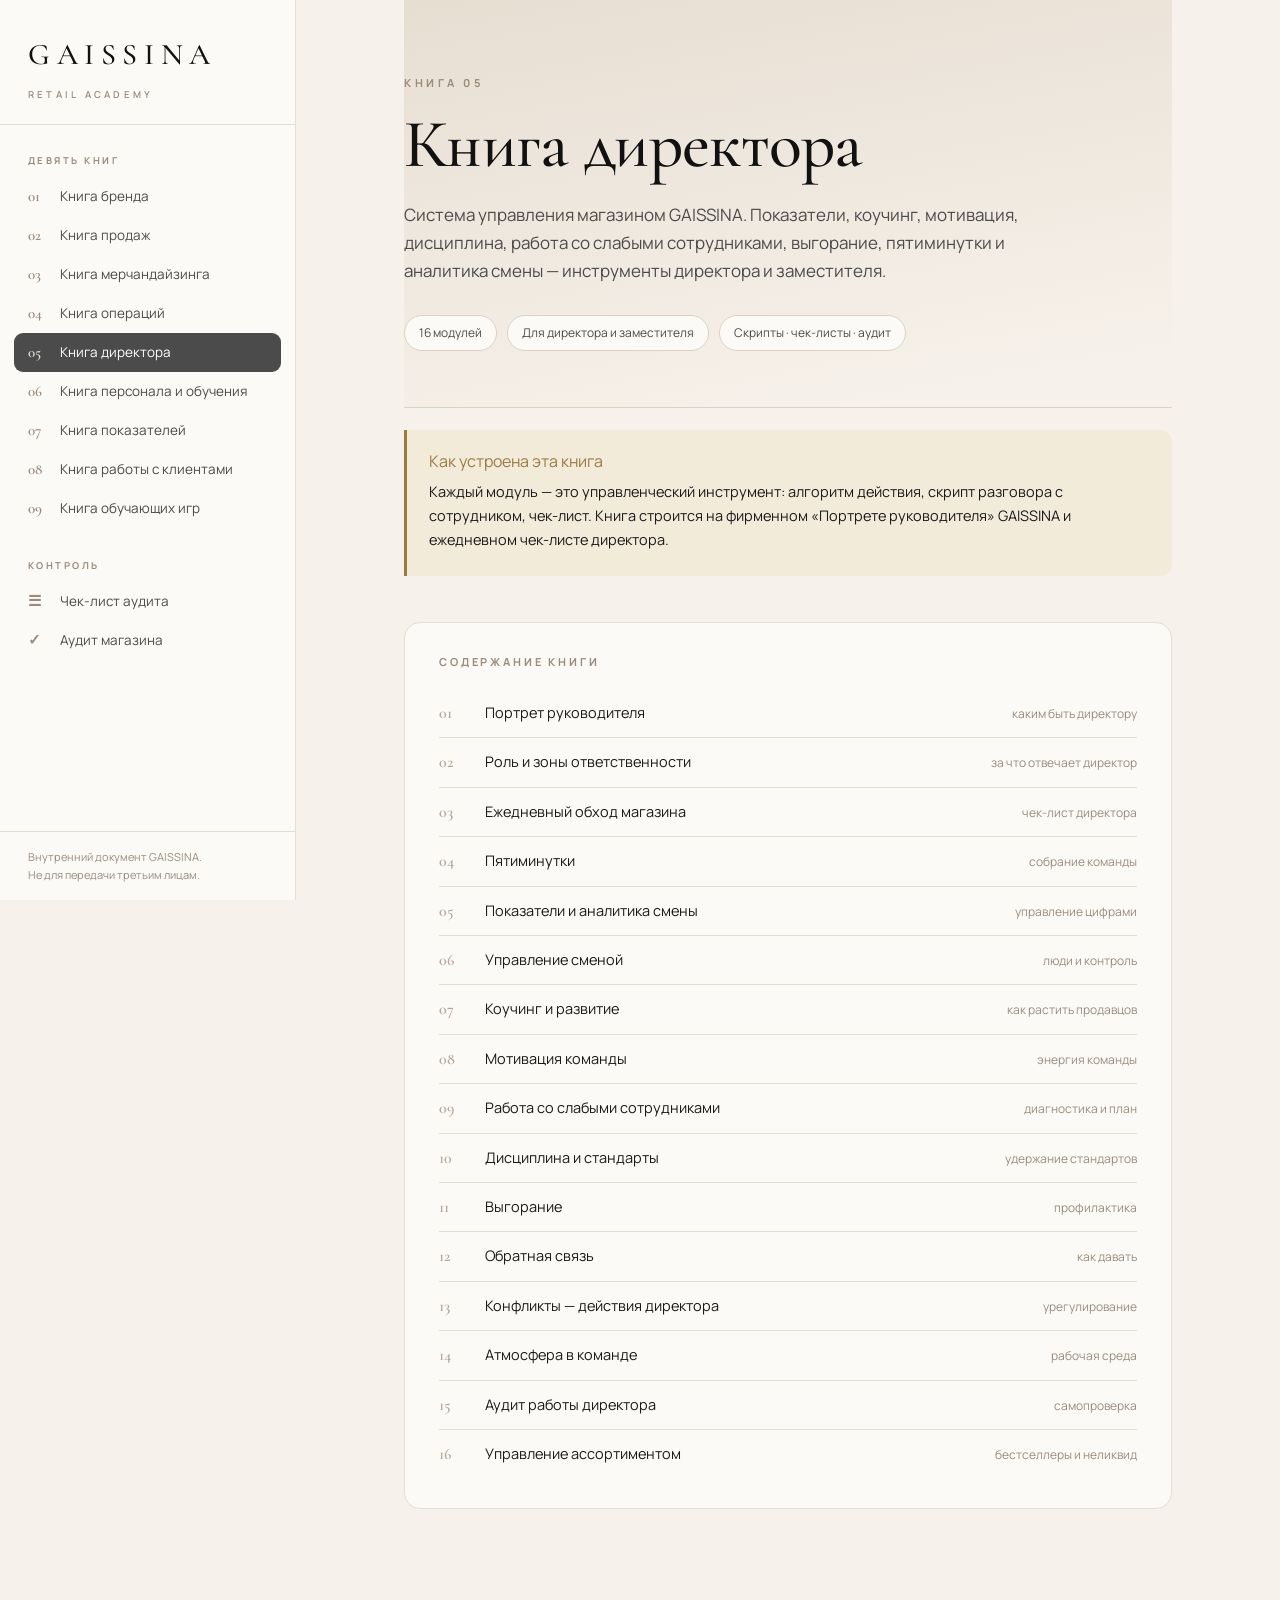
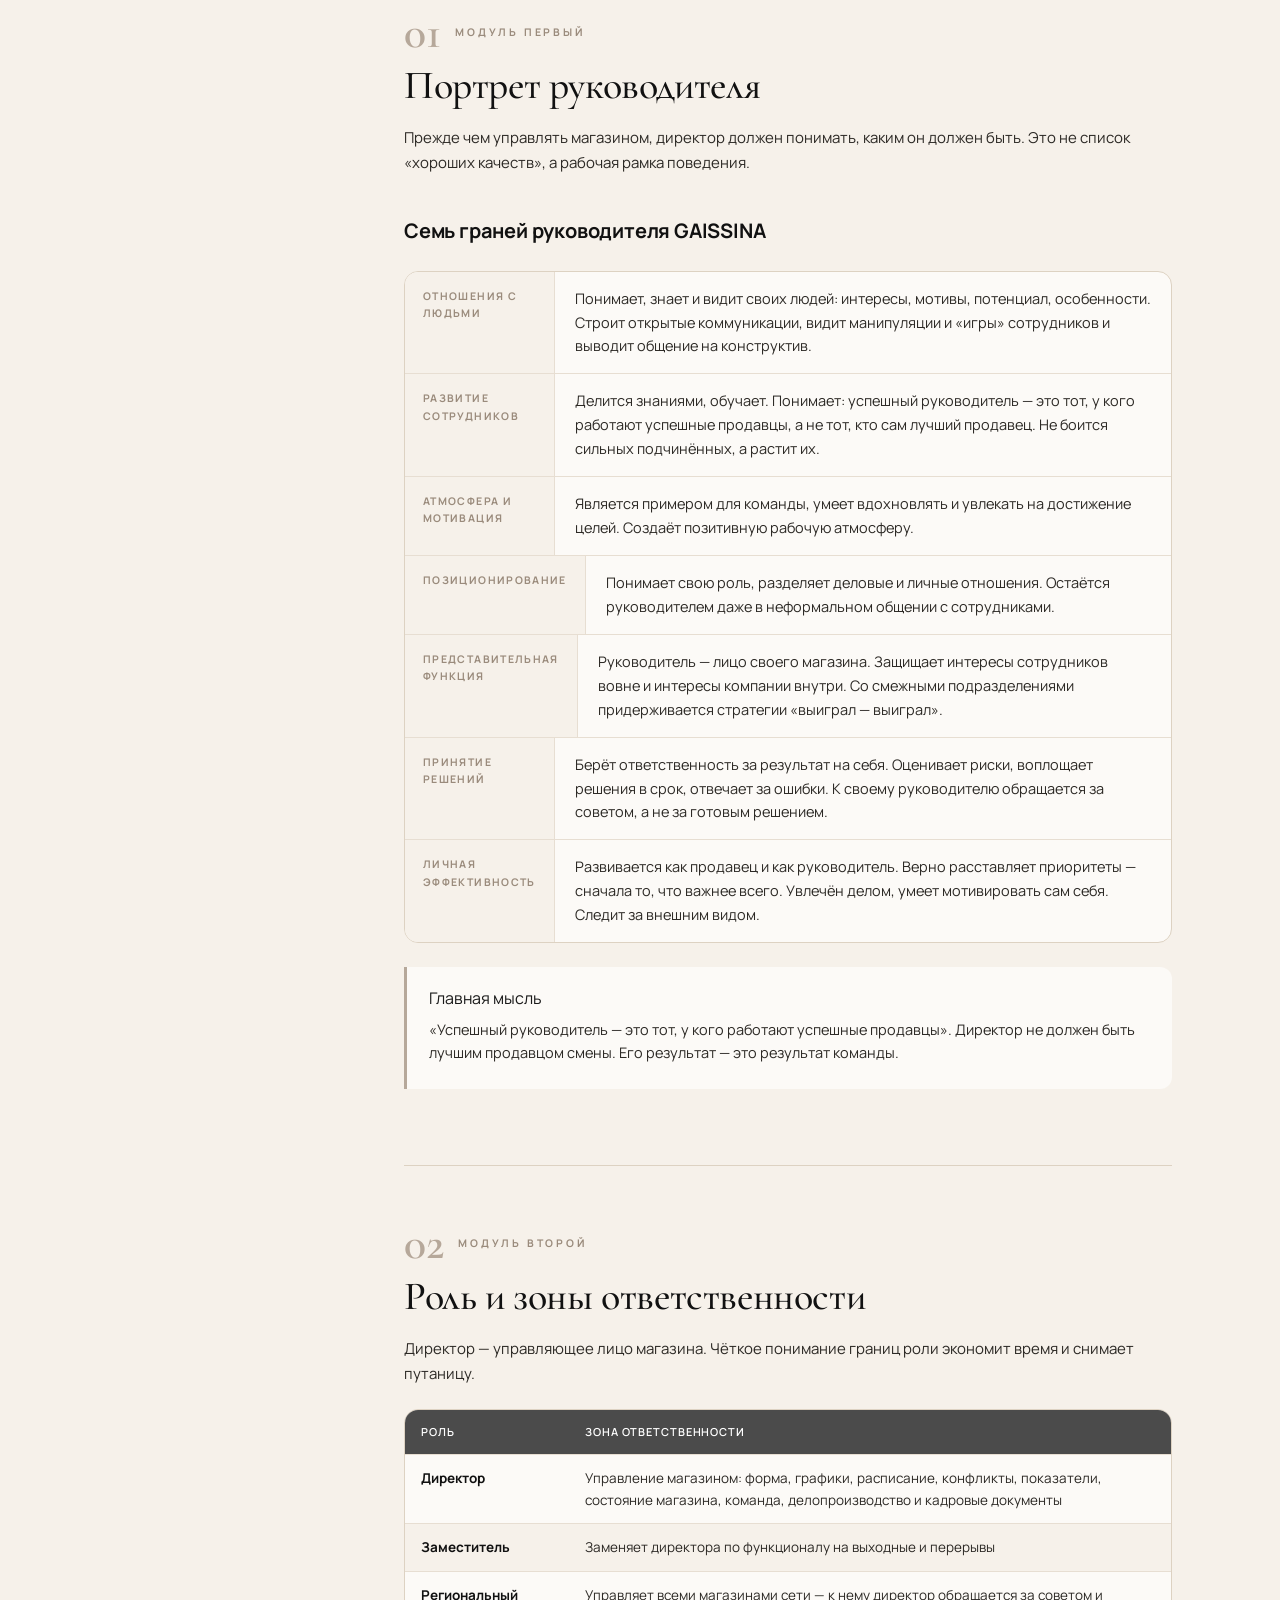
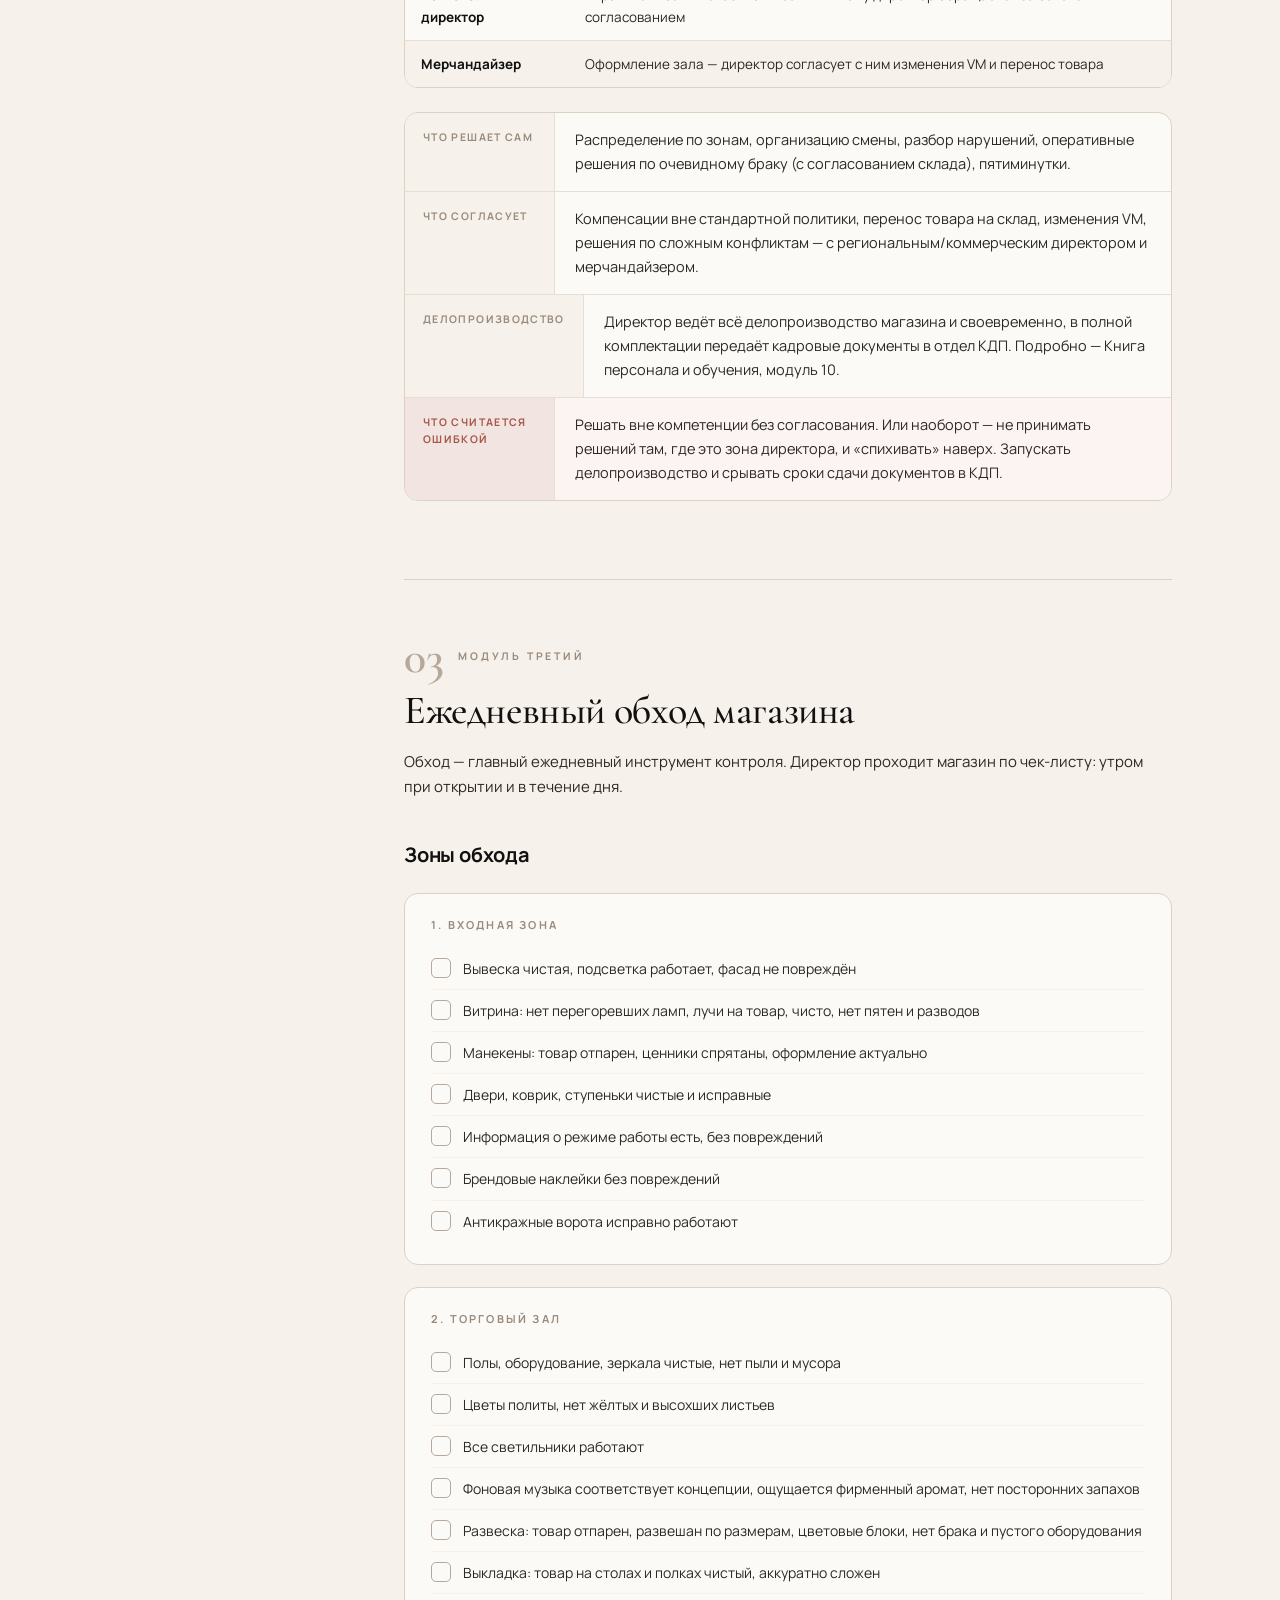
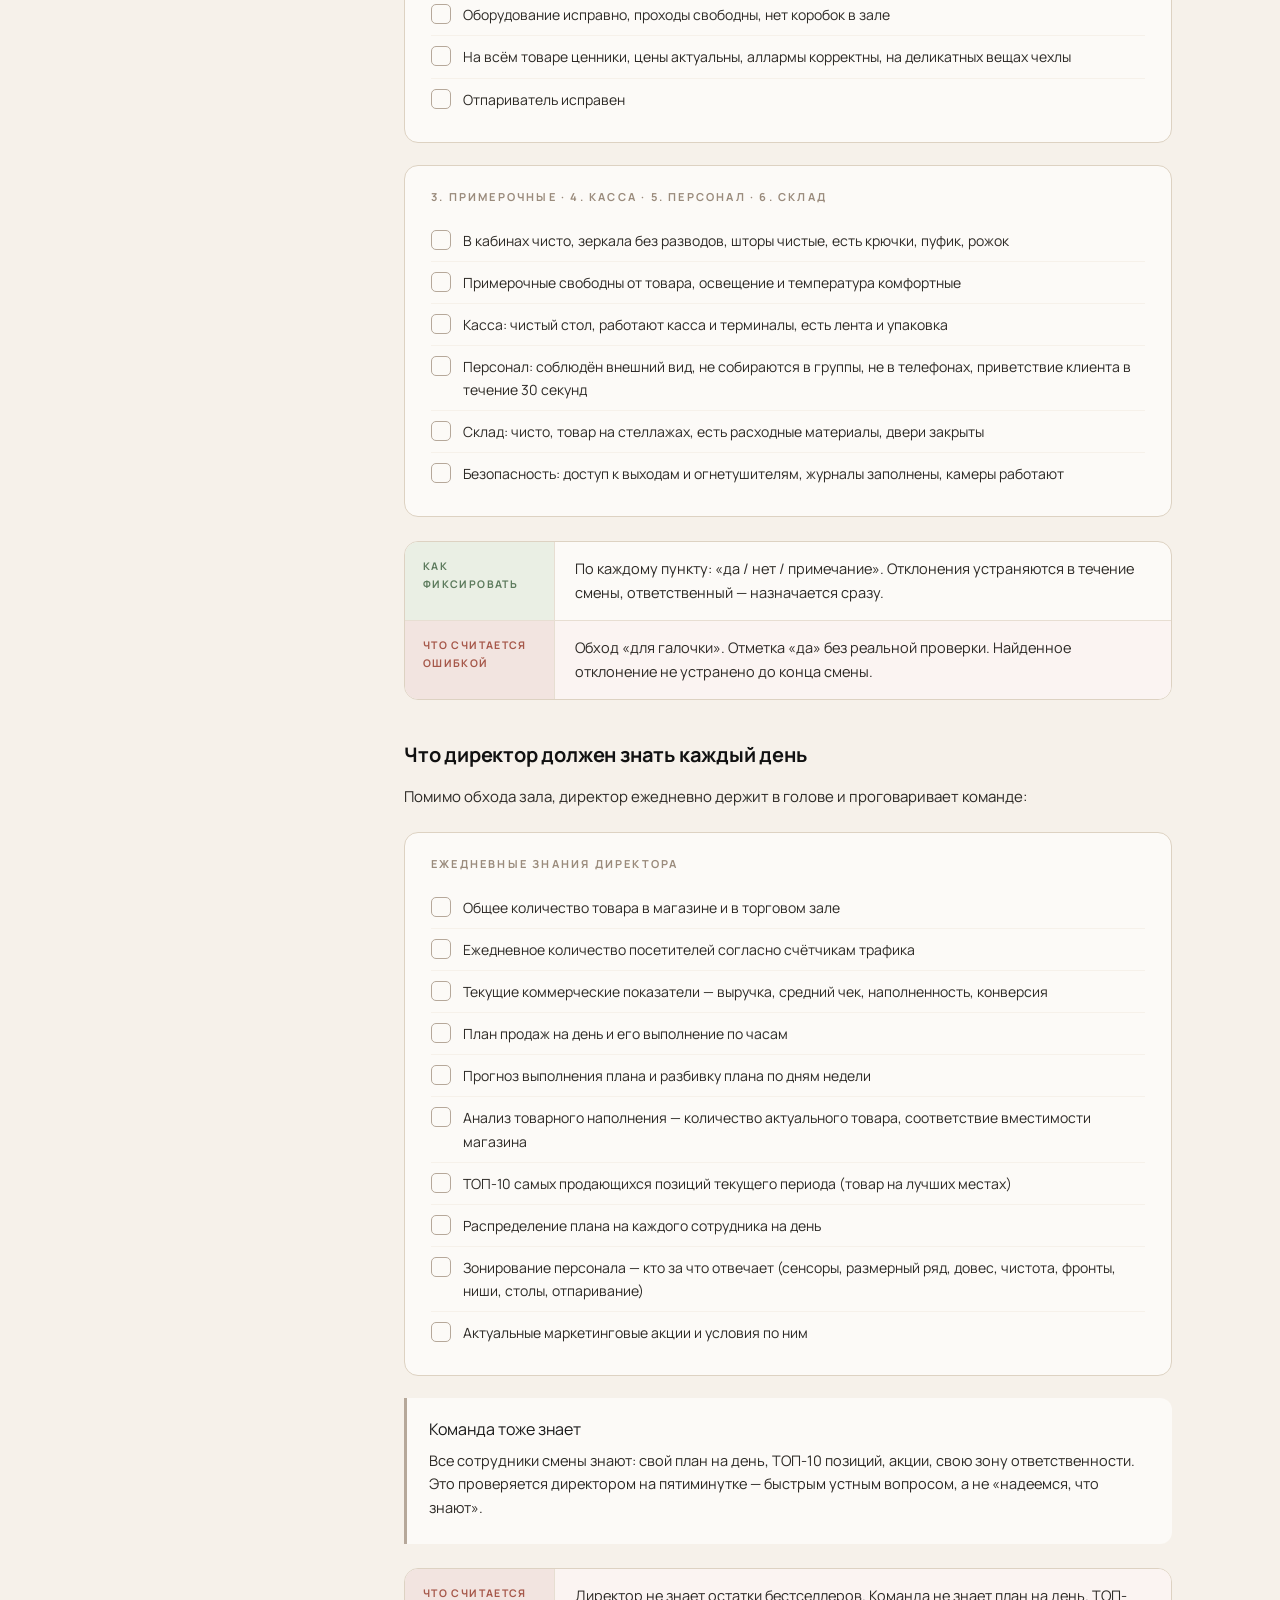
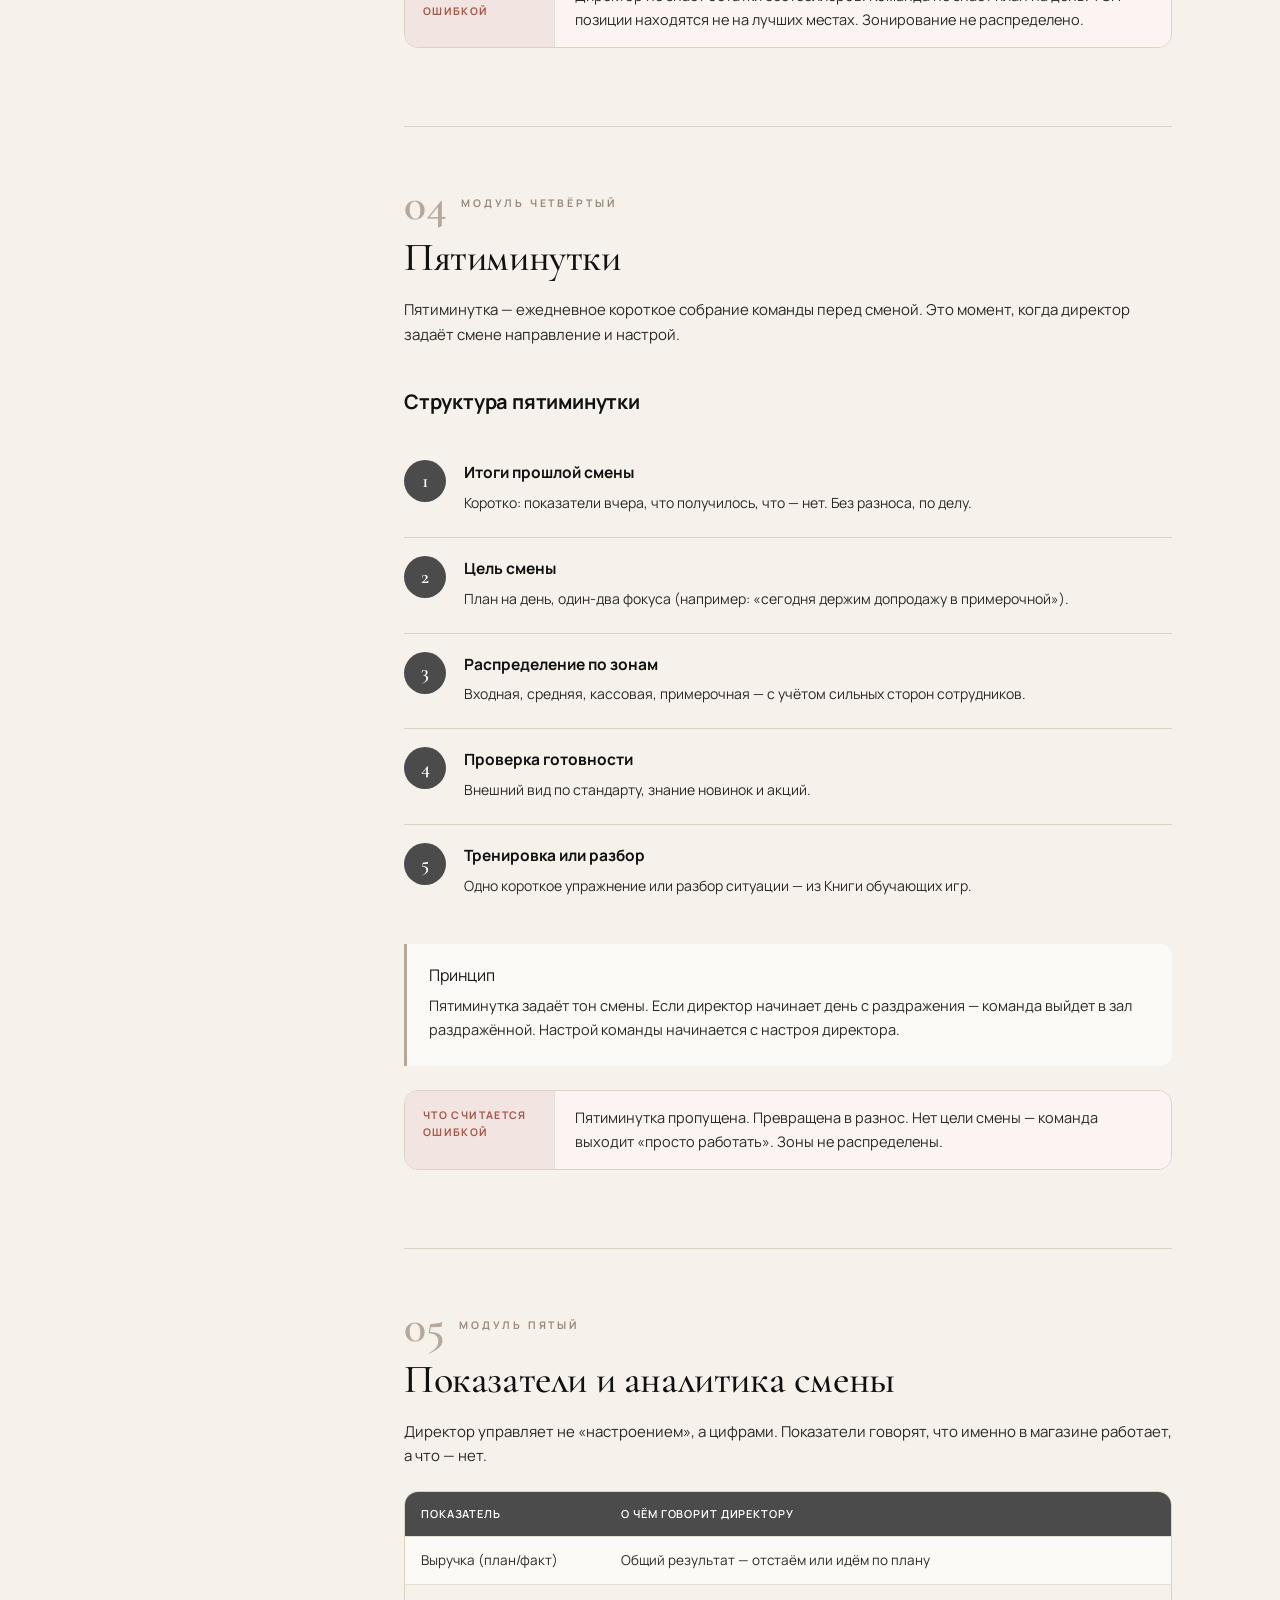
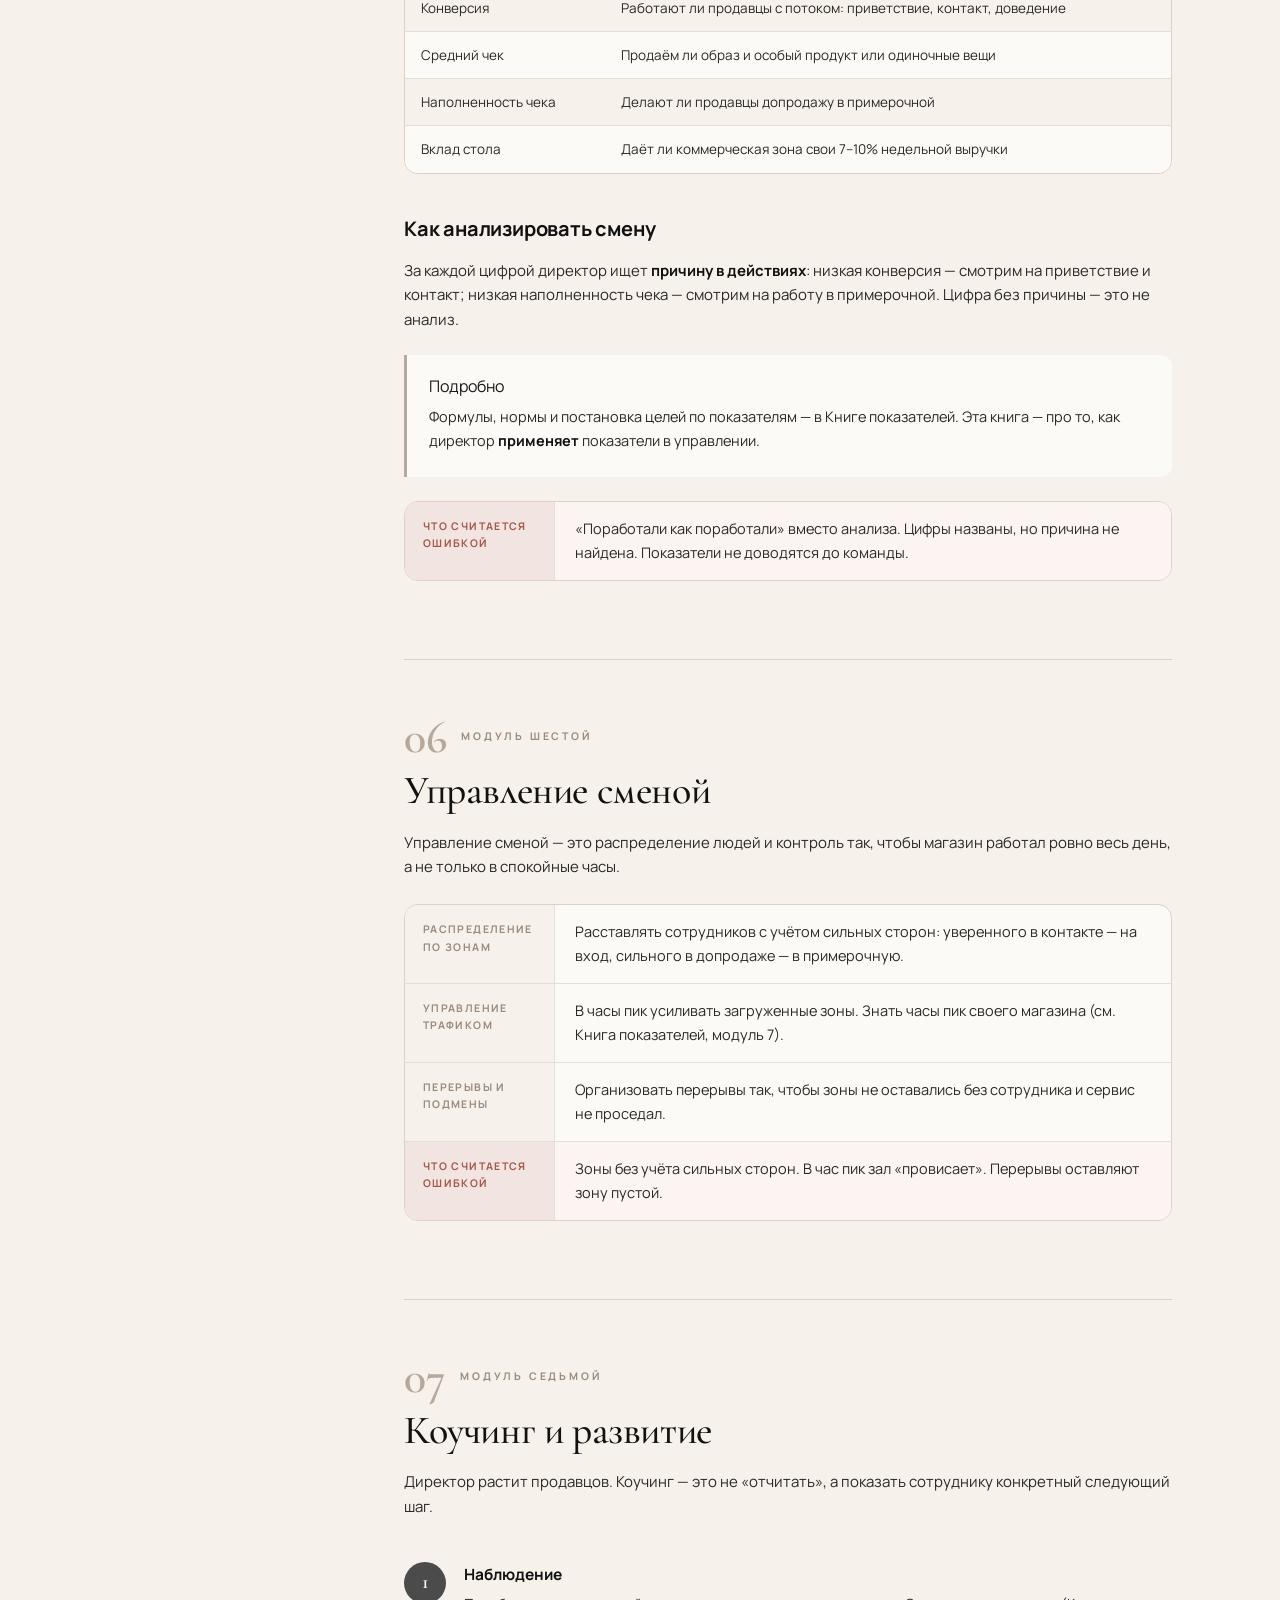
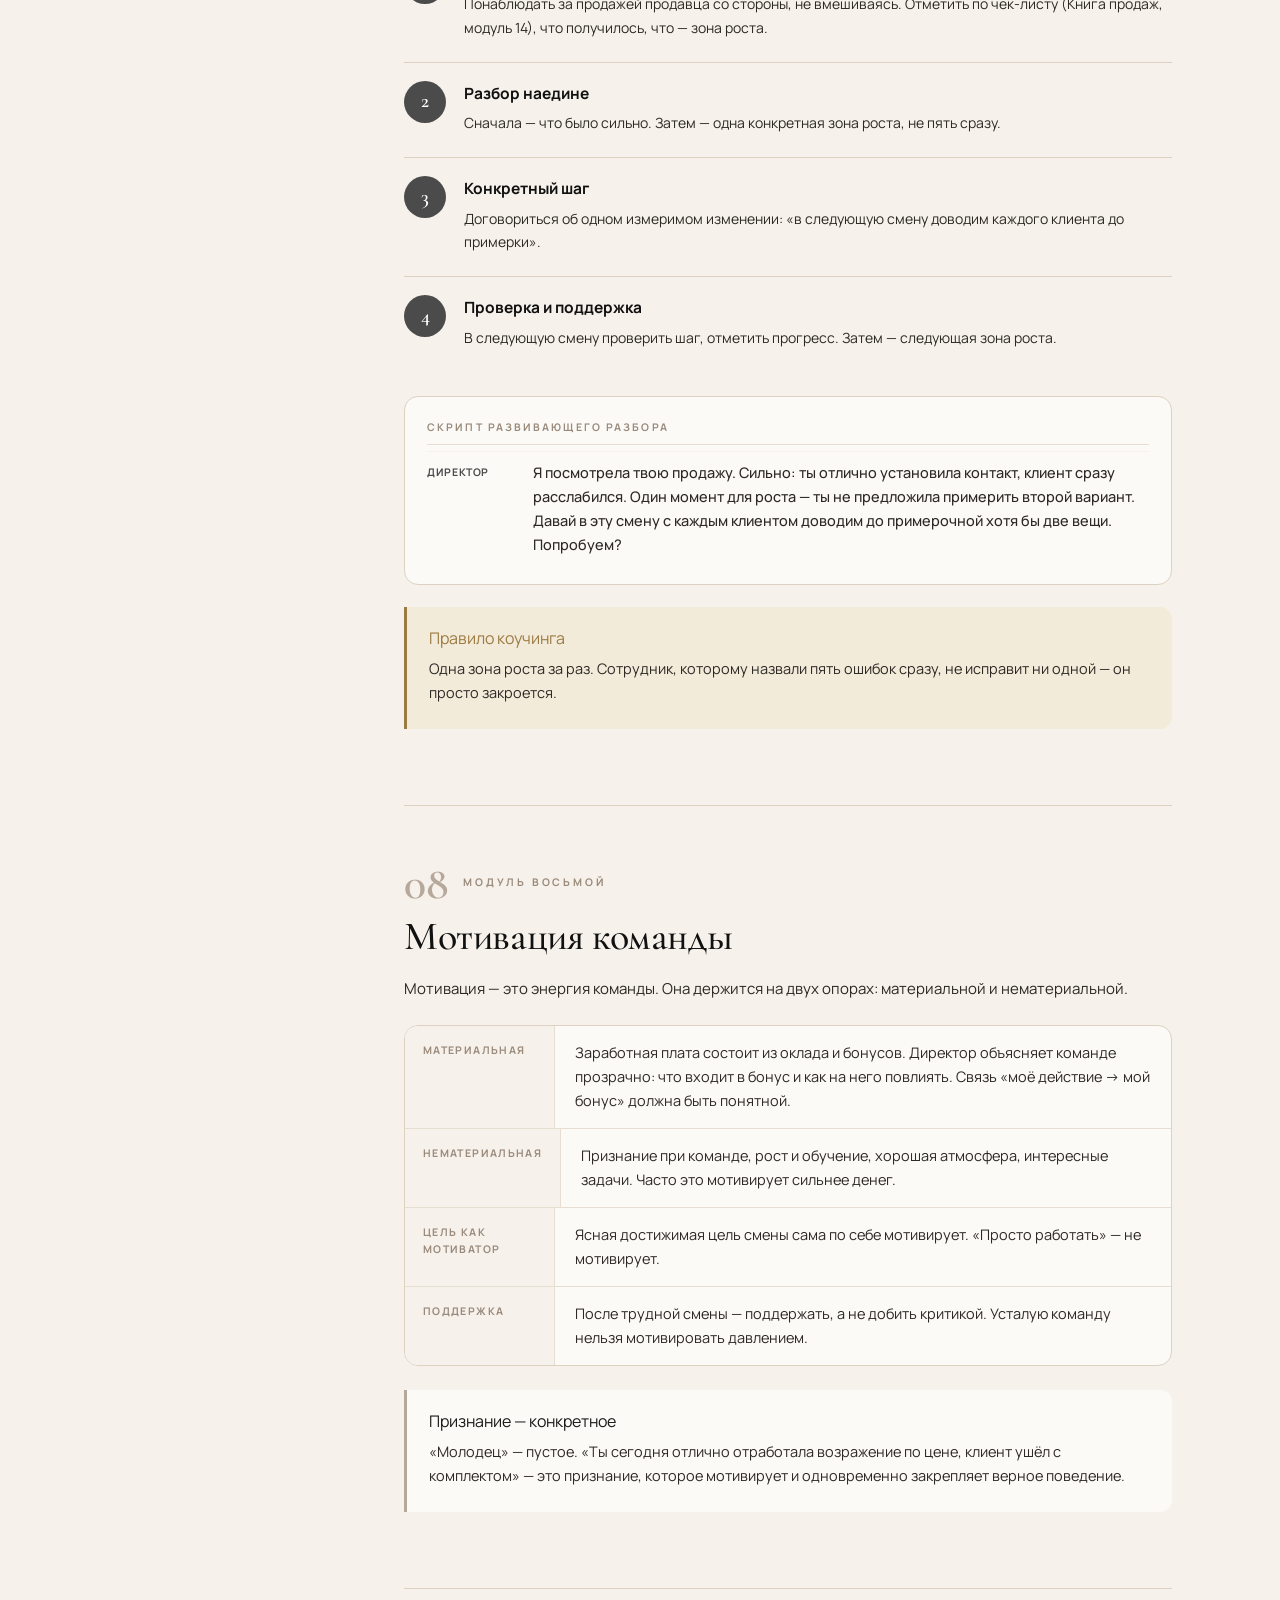
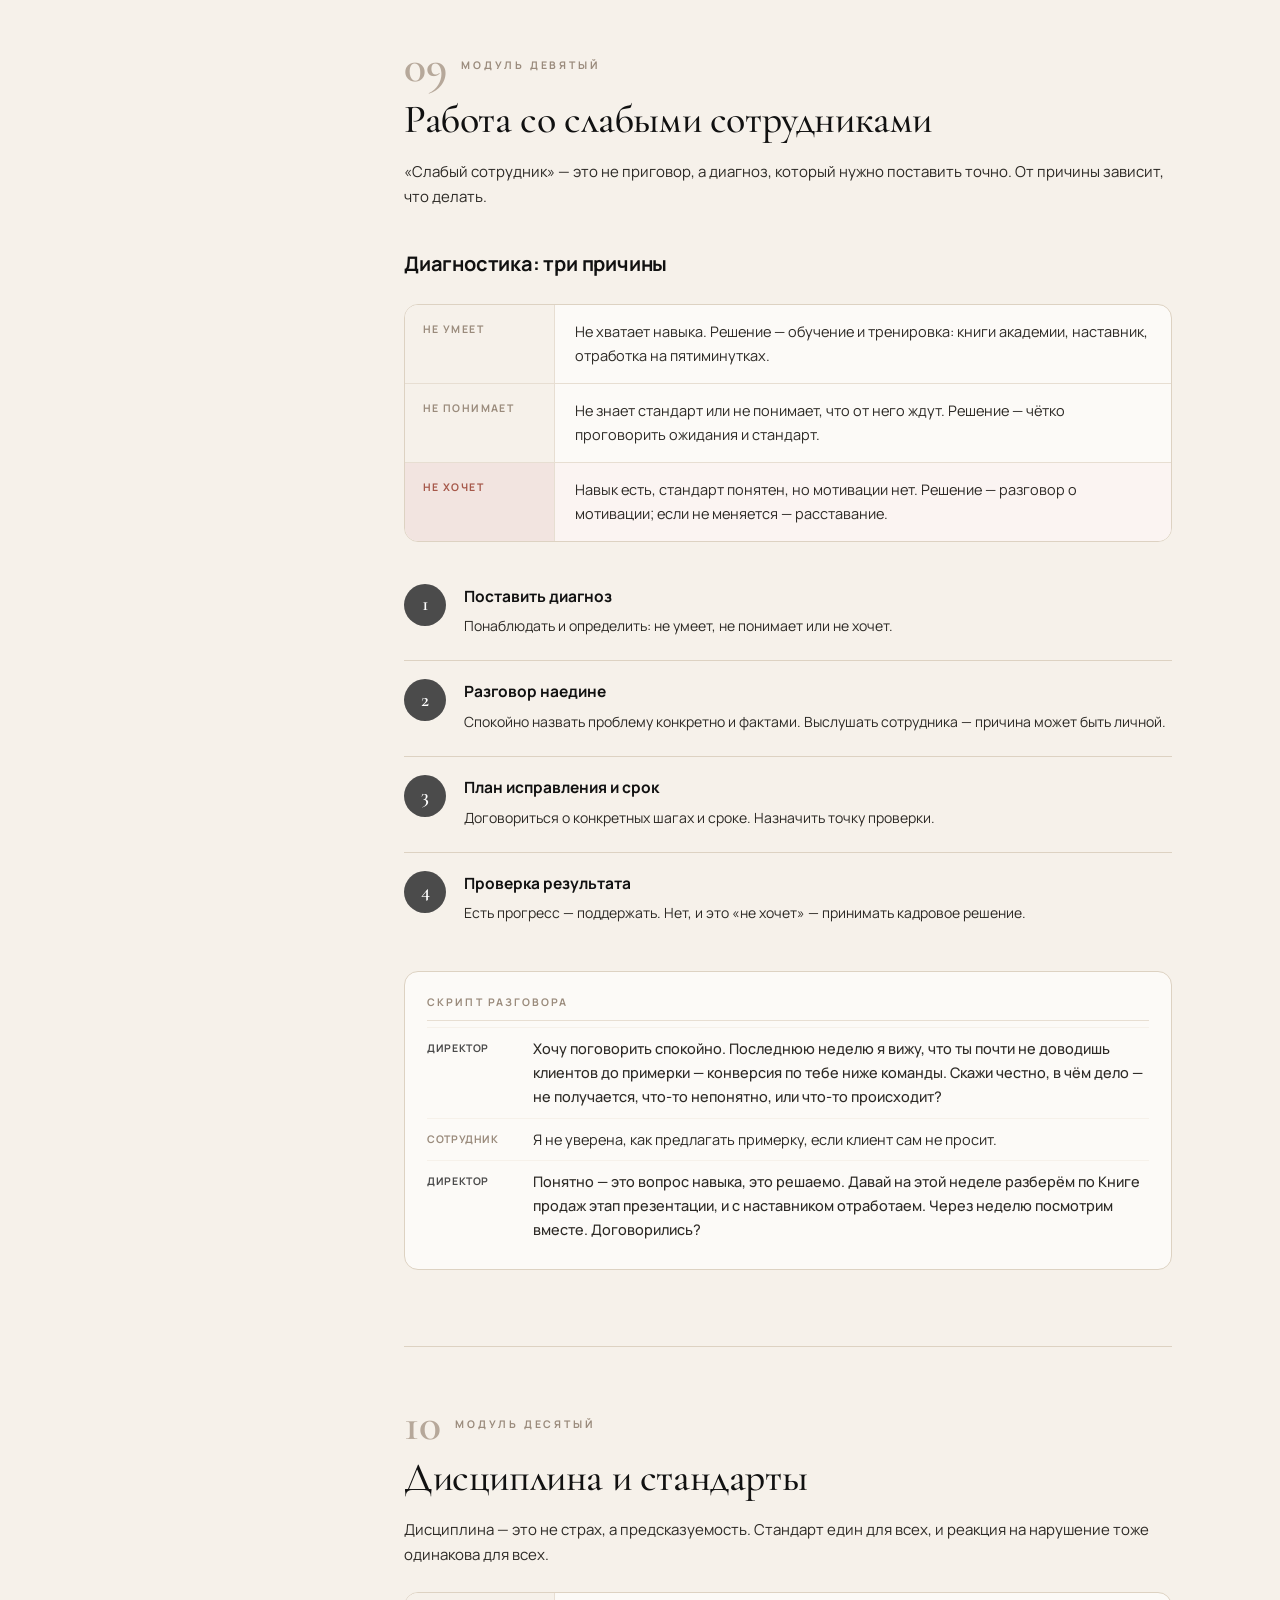
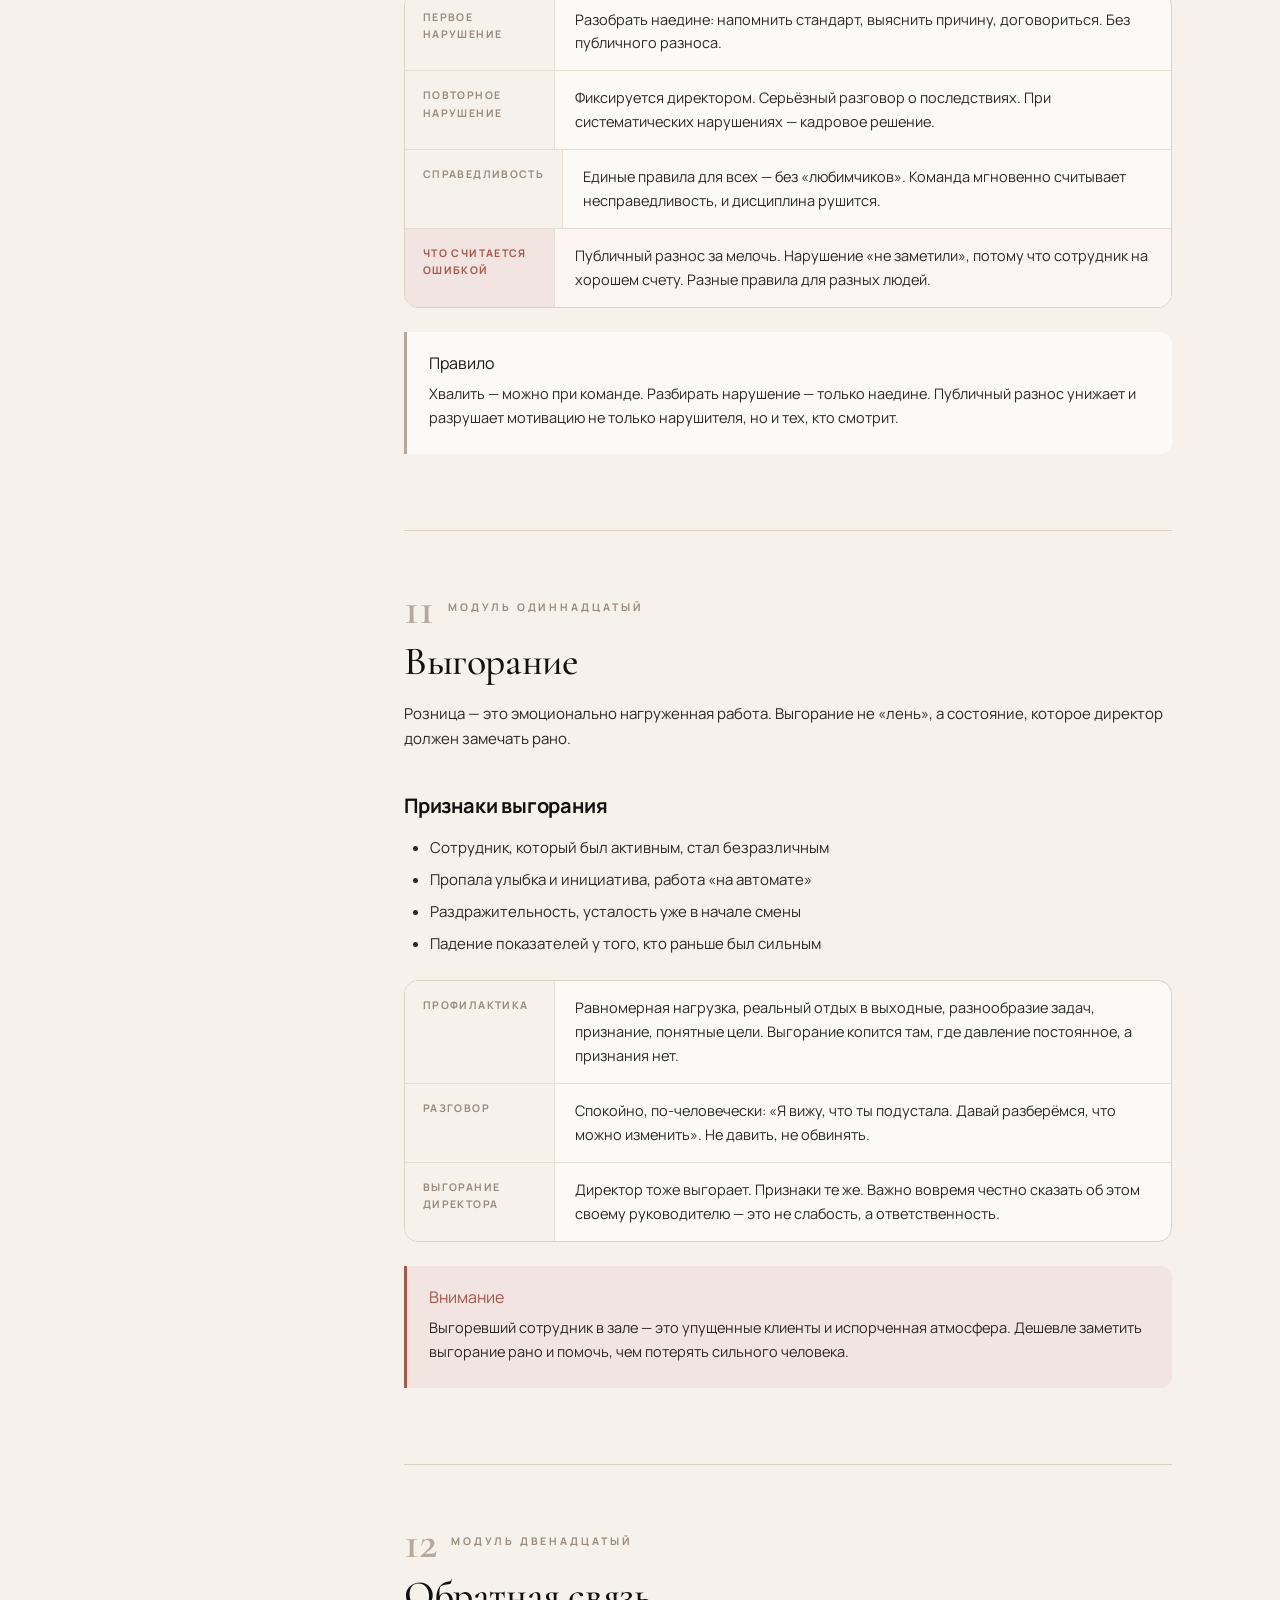
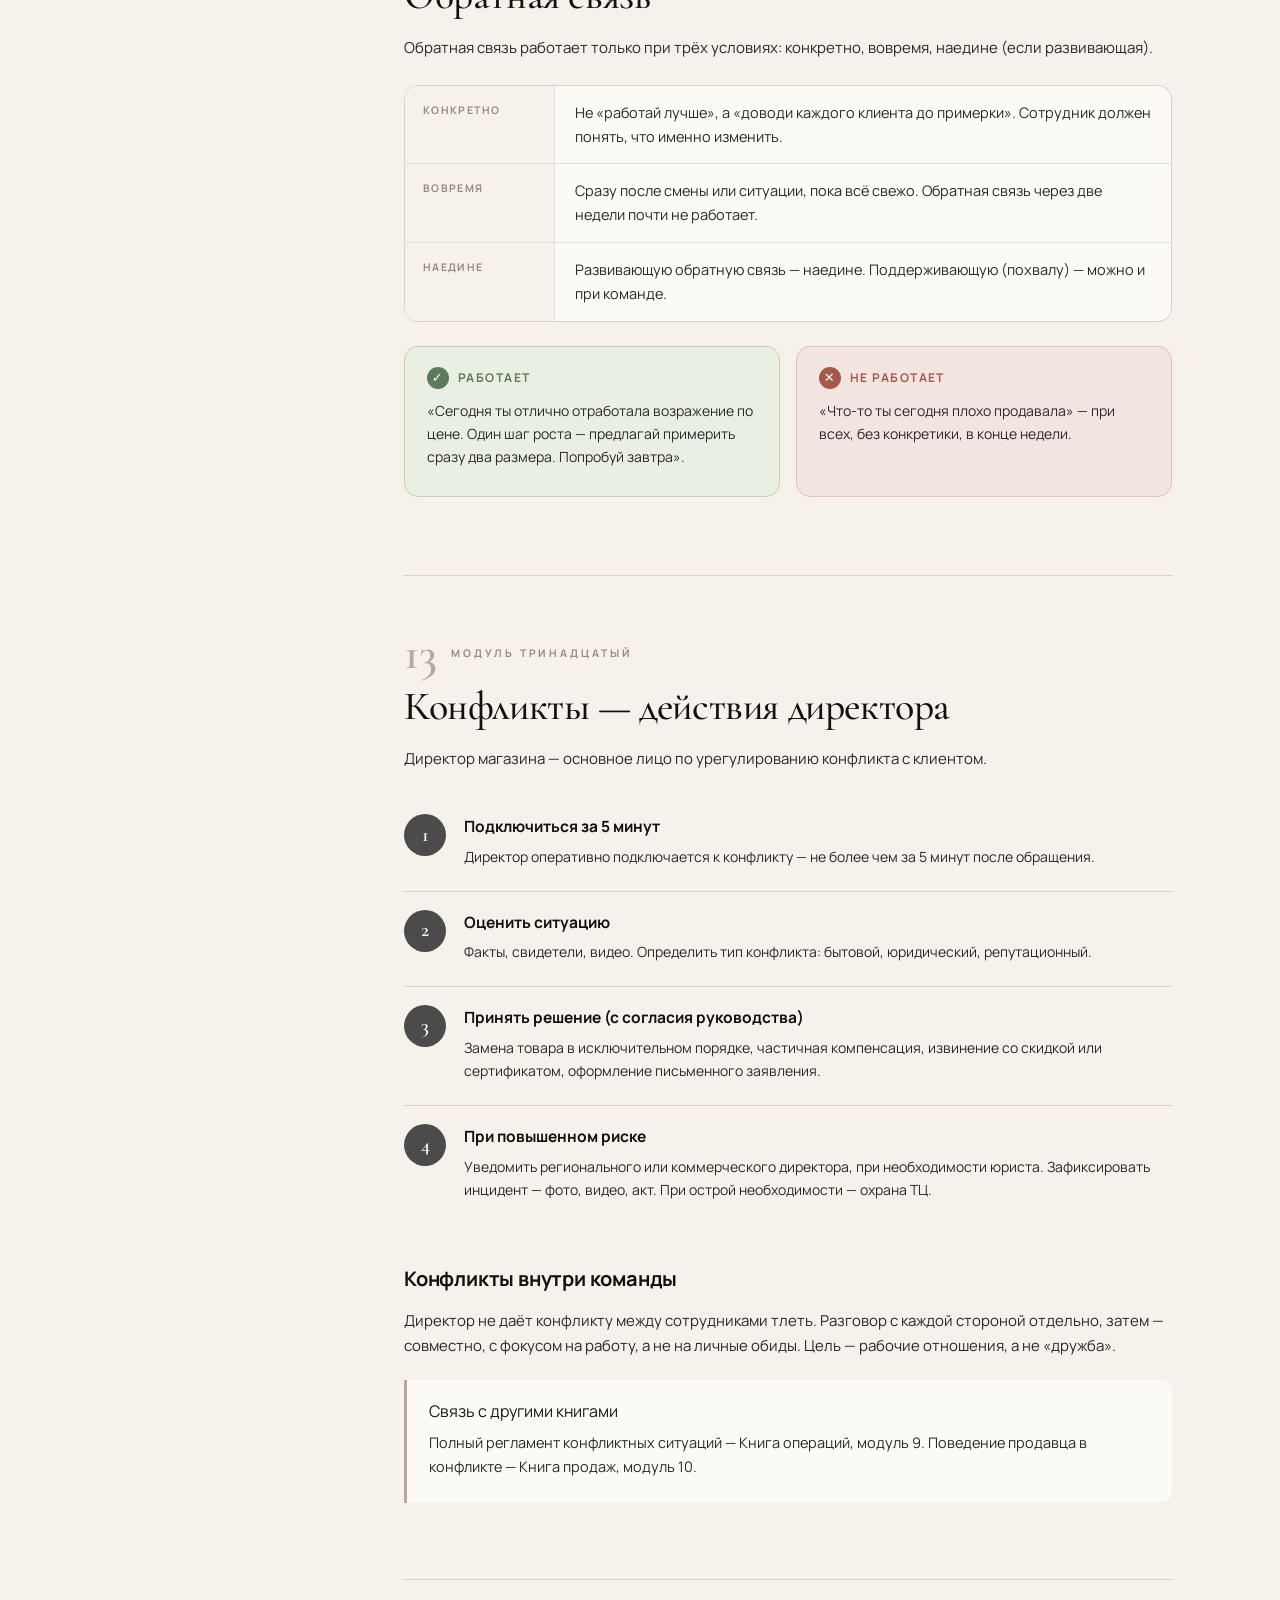
<file: books/05-director-book.html>
<!DOCTYPE html>
<html lang="ru">
<head>
<meta charset="UTF-8">
<meta name="viewport" content="width=device-width, initial-scale=1">
<meta name="robots" content="noindex, nofollow">
<title>Книга директора · GAISSINA Retail Academy</title>
<link rel="stylesheet" href="../assets/style.css">
</head>
<body data-book="05">
<div class="progress"><span></span></div>
<button class="menu-btn" aria-label="Меню"><span></span></button>
<div class="scrim"></div>
<aside class="sidebar" id="sidebar"></aside>

<main class="content">
<div class="wrap">

  <header class="book-head">
    <div class="book-kicker">Книга 05</div>
    <h1 class="book-title">Книга директора</h1>
    <p class="book-lead">
      Система управления магазином GAISSINA. Показатели, коучинг, мотивация,
      дисциплина, работа со слабыми сотрудниками, выгорание, пятиминутки и
      аналитика смены — инструменты директора и заместителя.
    </p>
    <div class="book-meta">
      <span class="pill">16 модулей</span>
      <span class="pill">Для директора и заместителя</span>
      <span class="pill">Скрипты · чек-листы · аудит</span>
    </div>
  </header>

  <div class="callout rule">
    <div class="co-h">Как устроена эта книга</div>
    <p>
      Каждый модуль — это управленческий инструмент: алгоритм действия, скрипт
      разговора с сотрудником, чек-лист. Книга строится на фирменном «Портрете
      руководителя» GAISSINA и ежедневном чек-листе директора.
    </p>
  </div>

  <nav class="toc">
    <h3>Содержание книги</h3>
    <ol>
      <li><a href="#m1"><span class="t">Портрет руководителя</span><span class="d">каким быть директору</span></a></li>
      <li><a href="#m2"><span class="t">Роль и зоны ответственности</span><span class="d">за что отвечает директор</span></a></li>
      <li><a href="#m3"><span class="t">Ежедневный обход магазина</span><span class="d">чек-лист директора</span></a></li>
      <li><a href="#m4"><span class="t">Пятиминутки</span><span class="d">собрание команды</span></a></li>
      <li><a href="#m5"><span class="t">Показатели и аналитика смены</span><span class="d">управление цифрами</span></a></li>
      <li><a href="#m6"><span class="t">Управление сменой</span><span class="d">люди и контроль</span></a></li>
      <li><a href="#m7"><span class="t">Коучинг и развитие</span><span class="d">как растить продавцов</span></a></li>
      <li><a href="#m8"><span class="t">Мотивация команды</span><span class="d">энергия команды</span></a></li>
      <li><a href="#m9"><span class="t">Работа со слабыми сотрудниками</span><span class="d">диагностика и план</span></a></li>
      <li><a href="#m10"><span class="t">Дисциплина и стандарты</span><span class="d">удержание стандартов</span></a></li>
      <li><a href="#m11"><span class="t">Выгорание</span><span class="d">профилактика</span></a></li>
      <li><a href="#m12"><span class="t">Обратная связь</span><span class="d">как давать</span></a></li>
      <li><a href="#m13"><span class="t">Конфликты — действия директора</span><span class="d">урегулирование</span></a></li>
      <li><a href="#m14"><span class="t">Атмосфера в команде</span><span class="d">рабочая среда</span></a></li>
      <li><a href="#m15"><span class="t">Аудит работы директора</span><span class="d">самопроверка</span></a></li>
      <li><a href="#m16"><span class="t">Управление ассортиментом</span><span class="d">бестселлеры и неликвид</span></a></li>
    </ol>
  </nav>

  <!-- ============ МОДУЛЬ 1 ============ -->
  <section class="module" id="m1">
    <div class="module-tag"><span class="num">01</span><span class="lbl">Модуль первый</span></div>
    <h2 class="module-title">Портрет руководителя</h2>
    <p class="module-intro lead-p">
      Прежде чем управлять магазином, директор должен понимать, каким он должен
      быть. Это не список «хороших качеств», а рабочая рамка поведения.
    </p>

    <h3 class="sec">Семь граней руководителя GAISSINA</h3>
    <div class="spec">
      <div class="spec-row">
        <div class="spec-key">Отношения с людьми</div>
        <div class="spec-val">Понимает, знает и видит своих людей: интересы, мотивы, потенциал, особенности. Строит открытые коммуникации, видит манипуляции и «игры» сотрудников и выводит общение на конструктив.</div>
      </div>
      <div class="spec-row">
        <div class="spec-key">Развитие сотрудников</div>
        <div class="spec-val">Делится знаниями, обучает. Понимает: успешный руководитель — это тот, у кого работают успешные продавцы, а не тот, кто сам лучший продавец. Не боится сильных подчинённых, а растит их.</div>
      </div>
      <div class="spec-row">
        <div class="spec-key">Атмосфера и мотивация</div>
        <div class="spec-val">Является примером для команды, умеет вдохновлять и увлекать на достижение целей. Создаёт позитивную рабочую атмосферу.</div>
      </div>
      <div class="spec-row">
        <div class="spec-key">Позиционирование</div>
        <div class="spec-val">Понимает свою роль, разделяет деловые и личные отношения. Остаётся руководителем даже в неформальном общении с сотрудниками.</div>
      </div>
      <div class="spec-row">
        <div class="spec-key">Представительная функция</div>
        <div class="spec-val">Руководитель — лицо своего магазина. Защищает интересы сотрудников вовне и интересы компании внутри. Со смежными подразделениями придерживается стратегии «выиграл — выиграл».</div>
      </div>
      <div class="spec-row">
        <div class="spec-key">Принятие решений</div>
        <div class="spec-val">Берёт ответственность за результат на себя. Оценивает риски, воплощает решения в срок, отвечает за ошибки. К своему руководителю обращается за советом, а не за готовым решением.</div>
      </div>
      <div class="spec-row">
        <div class="spec-key">Личная эффективность</div>
        <div class="spec-val">Развивается как продавец и как руководитель. Верно расставляет приоритеты — сначала то, что важнее всего. Увлечён делом, умеет мотивировать сам себя. Следит за внешним видом.</div>
      </div>
    </div>

    <div class="callout">
      <div class="co-h">Главная мысль</div>
      <p>
        «Успешный руководитель — это тот, у кого работают успешные продавцы».
        Директор не должен быть лучшим продавцом смены. Его результат — это
        результат команды.
      </p>
    </div>
  </section>

  <!-- ============ МОДУЛЬ 2 ============ -->
  <section class="module" id="m2">
    <div class="module-tag"><span class="num">02</span><span class="lbl">Модуль второй</span></div>
    <h2 class="module-title">Роль и зоны ответственности</h2>
    <p class="module-intro lead-p">
      Директор — управляющее лицо магазина. Чёткое понимание границ роли
      экономит время и снимает путаницу.
    </p>

    <div class="tbl-wrap">
      <table>
        <thead><tr><th>Роль</th><th>Зона ответственности</th></tr></thead>
        <tbody>
          <tr><td><strong>Директор</strong></td><td>Управление магазином: форма, графики, расписание, конфликты, показатели, состояние магазина, команда, делопроизводство и кадровые документы</td></tr>
          <tr><td><strong>Заместитель</strong></td><td>Заменяет директора по функционалу на выходные и перерывы</td></tr>
          <tr><td><strong>Региональный директор</strong></td><td>Управляет всеми магазинами сети — к нему директор обращается за советом и согласованием</td></tr>
          <tr><td><strong>Мерчандайзер</strong></td><td>Оформление зала — директор согласует с ним изменения VM и перенос товара</td></tr>
        </tbody>
      </table>
    </div>

    <div class="spec">
      <div class="spec-row">
        <div class="spec-key">Что решает сам</div>
        <div class="spec-val">Распределение по зонам, организацию смены, разбор нарушений, оперативные решения по очевидному браку (с согласованием склада), пятиминутки.</div>
      </div>
      <div class="spec-row">
        <div class="spec-key">Что согласует</div>
        <div class="spec-val">Компенсации вне стандартной политики, перенос товара на склад, изменения VM, решения по сложным конфликтам — с региональным/коммерческим директором и мерчандайзером.</div>
      </div>
      <div class="spec-row">
        <div class="spec-key">Делопроизводство</div>
        <div class="spec-val">Директор ведёт всё делопроизводство магазина и своевременно, в полной комплектации передаёт кадровые документы в отдел КДП. Подробно — Книга персонала и обучения, модуль 10.</div>
      </div>
      <div class="spec-row err">
        <div class="spec-key">Что считается ошибкой</div>
        <div class="spec-val">Решать вне компетенции без согласования. Или наоборот — не принимать решений там, где это зона директора, и «спихивать» наверх. Запускать делопроизводство и срывать сроки сдачи документов в КДП.</div>
      </div>
    </div>
  </section>

  <!-- ============ МОДУЛЬ 3 ============ -->
  <section class="module" id="m3">
    <div class="module-tag"><span class="num">03</span><span class="lbl">Модуль третий</span></div>
    <h2 class="module-title">Ежедневный обход магазина</h2>
    <p class="module-intro lead-p">
      Обход — главный ежедневный инструмент контроля. Директор проходит магазин
      по чек-листу: утром при открытии и в течение дня.
    </p>

    <h3 class="sec">Зоны обхода</h3>
    <div class="checklist">
      <div class="ttl">1. Входная зона</div>
      <ul>
        <li>Вывеска чистая, подсветка работает, фасад не повреждён</li>
        <li>Витрина: нет перегоревших ламп, лучи на товар, чисто, нет пятен и разводов</li>
        <li>Манекены: товар отпарен, ценники спрятаны, оформление актуально</li>
        <li>Двери, коврик, ступеньки чистые и исправные</li>
        <li>Информация о режиме работы есть, без повреждений</li>
        <li>Брендовые наклейки без повреждений</li>
        <li>Антикражные ворота исправно работают</li>
      </ul>
    </div>
    <div class="checklist">
      <div class="ttl">2. Торговый зал</div>
      <ul>
        <li>Полы, оборудование, зеркала чистые, нет пыли и мусора</li>
        <li>Цветы политы, нет жёлтых и высохших листьев</li>
        <li>Все светильники работают</li>
        <li>Фоновая музыка соответствует концепции, ощущается фирменный аромат, нет посторонних запахов</li>
        <li>Развеска: товар отпарен, развешан по размерам, цветовые блоки, нет брака и пустого оборудования</li>
        <li>Выкладка: товар на столах и полках чистый, аккуратно сложен</li>
        <li>Оборудование исправно, проходы свободны, нет коробок в зале</li>
        <li>На всём товаре ценники, цены актуальны, аллармы корректны, на деликатных вещах чехлы</li>
        <li>Отпариватель исправен</li>
      </ul>
    </div>
    <div class="checklist">
      <div class="ttl">3. Примерочные · 4. Касса · 5. Персонал · 6. Склад</div>
      <ul>
        <li>В кабинах чисто, зеркала без разводов, шторы чистые, есть крючки, пуфик, рожок</li>
        <li>Примерочные свободны от товара, освещение и температура комфортные</li>
        <li>Касса: чистый стол, работают касса и терминалы, есть лента и упаковка</li>
        <li>Персонал: соблюдён внешний вид, не собираются в группы, не в телефонах, приветствие клиента в течение 30 секунд</li>
        <li>Склад: чисто, товар на стеллажах, есть расходные материалы, двери закрыты</li>
        <li>Безопасность: доступ к выходам и огнетушителям, журналы заполнены, камеры работают</li>
      </ul>
    </div>

    <div class="spec">
      <div class="spec-row check">
        <div class="spec-key">Как фиксировать</div>
        <div class="spec-val">По каждому пункту: «да / нет / примечание». Отклонения устраняются в течение смены, ответственный — назначается сразу.</div>
      </div>
      <div class="spec-row err">
        <div class="spec-key">Что считается ошибкой</div>
        <div class="spec-val">Обход «для галочки». Отметка «да» без реальной проверки. Найденное отклонение не устранено до конца смены.</div>
      </div>
    </div>

    <h3 class="sec">Что директор должен знать каждый день</h3>
    <p>
      Помимо обхода зала, директор ежедневно держит в голове и проговаривает
      команде:
    </p>
    <div class="checklist">
      <div class="ttl">Ежедневные знания директора</div>
      <ul>
        <li>Общее количество товара в магазине и в торговом зале</li>
        <li>Ежедневное количество посетителей согласно счётчикам трафика</li>
        <li>Текущие коммерческие показатели — выручка, средний чек, наполненность, конверсия</li>
        <li>План продаж на день и его выполнение по часам</li>
        <li>Прогноз выполнения плана и разбивку плана по дням недели</li>
        <li>Анализ товарного наполнения — количество актуального товара, соответствие вместимости магазина</li>
        <li>ТОП-10 самых продающихся позиций текущего периода (товар на лучших местах)</li>
        <li>Распределение плана на каждого сотрудника на день</li>
        <li>Зонирование персонала — кто за что отвечает (сенсоры, размерный ряд, довес, чистота, фронты, ниши, столы, отпаривание)</li>
        <li>Актуальные маркетинговые акции и условия по ним</li>
      </ul>
    </div>

    <div class="callout">
      <div class="co-h">Команда тоже знает</div>
      <p>
        Все сотрудники смены знают: свой план на день, ТОП-10 позиций, акции,
        свою зону ответственности. Это проверяется директором на пятиминутке —
        быстрым устным вопросом, а не «надеемся, что знают».
      </p>
    </div>

    <div class="spec">
      <div class="spec-row err">
        <div class="spec-key">Что считается ошибкой</div>
        <div class="spec-val">Директор не знает остатки бестселлеров. Команда не знает план на день. ТОП-позиции находятся не на лучших местах. Зонирование не распределено.</div>
      </div>
    </div>
  </section>

  <!-- ============ МОДУЛЬ 4 ============ -->
  <section class="module" id="m4">
    <div class="module-tag"><span class="num">04</span><span class="lbl">Модуль четвёртый</span></div>
    <h2 class="module-title">Пятиминутки</h2>
    <p class="module-intro lead-p">
      Пятиминутка — ежедневное короткое собрание команды перед сменой. Это
      момент, когда директор задаёт смене направление и настрой.
    </p>

    <h3 class="sec">Структура пятиминутки</h3>
    <div class="steps">
      <div class="step"><div class="step-n"></div><div class="step-b">
        <div class="step-t">Итоги прошлой смены</div>
        <p>Коротко: показатели вчера, что получилось, что — нет. Без разноса, по делу.</p>
      </div></div>
      <div class="step"><div class="step-n"></div><div class="step-b">
        <div class="step-t">Цель смены</div>
        <p>План на день, один-два фокуса (например: «сегодня держим допродажу в примерочной»).</p>
      </div></div>
      <div class="step"><div class="step-n"></div><div class="step-b">
        <div class="step-t">Распределение по зонам</div>
        <p>Входная, средняя, кассовая, примерочная — с учётом сильных сторон сотрудников.</p>
      </div></div>
      <div class="step"><div class="step-n"></div><div class="step-b">
        <div class="step-t">Проверка готовности</div>
        <p>Внешний вид по стандарту, знание новинок и акций.</p>
      </div></div>
      <div class="step"><div class="step-n"></div><div class="step-b">
        <div class="step-t">Тренировка или разбор</div>
        <p>Одно короткое упражнение или разбор ситуации — из Книги обучающих игр.</p>
      </div></div>
    </div>

    <div class="callout">
      <div class="co-h">Принцип</div>
      <p>
        Пятиминутка задаёт тон смены. Если директор начинает день с раздражения
        — команда выйдет в зал раздражённой. Настрой команды начинается с
        настроя директора.
      </p>
    </div>

    <div class="spec">
      <div class="spec-row err">
        <div class="spec-key">Что считается ошибкой</div>
        <div class="spec-val">Пятиминутка пропущена. Превращена в разнос. Нет цели смены — команда выходит «просто работать». Зоны не распределены.</div>
      </div>
    </div>
  </section>

  <!-- ============ МОДУЛЬ 5 ============ -->
  <section class="module" id="m5">
    <div class="module-tag"><span class="num">05</span><span class="lbl">Модуль пятый</span></div>
    <h2 class="module-title">Показатели и аналитика смены</h2>
    <p class="module-intro lead-p">
      Директор управляет не «настроением», а цифрами. Показатели говорят, что
      именно в магазине работает, а что — нет.
    </p>

    <div class="tbl-wrap">
      <table>
        <thead><tr><th>Показатель</th><th>О чём говорит директору</th></tr></thead>
        <tbody>
          <tr><td>Выручка (план/факт)</td><td>Общий результат — отстаём или идём по плану</td></tr>
          <tr><td>Конверсия</td><td>Работают ли продавцы с потоком: приветствие, контакт, доведение</td></tr>
          <tr><td>Средний чек</td><td>Продаём ли образ и особый продукт или одиночные вещи</td></tr>
          <tr><td>Наполненность чека</td><td>Делают ли продавцы допродажу в примерочной</td></tr>
          <tr><td>Вклад стола</td><td>Даёт ли коммерческая зона свои 7–10% недельной выручки</td></tr>
        </tbody>
      </table>
    </div>

    <h3 class="sec">Как анализировать смену</h3>
    <p>
      За каждой цифрой директор ищет <strong>причину в действиях</strong>:
      низкая конверсия — смотрим на приветствие и контакт; низкая наполненность
      чека — смотрим на работу в примерочной. Цифра без причины — это не анализ.
    </p>

    <div class="callout">
      <div class="co-h">Подробно</div>
      <p>
        Формулы, нормы и постановка целей по показателям — в Книге показателей.
        Эта книга — про то, как директор <strong>применяет</strong> показатели
        в управлении.
      </p>
    </div>

    <div class="spec">
      <div class="spec-row err">
        <div class="spec-key">Что считается ошибкой</div>
        <div class="spec-val">«Поработали как поработали» вместо анализа. Цифры названы, но причина не найдена. Показатели не доводятся до команды.</div>
      </div>
    </div>
  </section>

  <!-- ============ МОДУЛЬ 6 ============ -->
  <section class="module" id="m6">
    <div class="module-tag"><span class="num">06</span><span class="lbl">Модуль шестой</span></div>
    <h2 class="module-title">Управление сменой</h2>
    <p class="module-intro lead-p">
      Управление сменой — это распределение людей и контроль так, чтобы магазин
      работал ровно весь день, а не только в спокойные часы.
    </p>

    <div class="spec">
      <div class="spec-row">
        <div class="spec-key">Распределение по зонам</div>
        <div class="spec-val">Расставлять сотрудников с учётом сильных сторон: уверенного в контакте — на вход, сильного в допродаже — в примерочную.</div>
      </div>
      <div class="spec-row">
        <div class="spec-key">Управление трафиком</div>
        <div class="spec-val">В часы пик усиливать загруженные зоны. Знать часы пик своего магазина (см. Книга показателей, модуль 7).</div>
      </div>
      <div class="spec-row">
        <div class="spec-key">Перерывы и подмены</div>
        <div class="spec-val">Организовать перерывы так, чтобы зоны не оставались без сотрудника и сервис не проседал.</div>
      </div>
      <div class="spec-row err">
        <div class="spec-key">Что считается ошибкой</div>
        <div class="spec-val">Зоны без учёта сильных сторон. В час пик зал «провисает». Перерывы оставляют зону пустой.</div>
      </div>
    </div>
  </section>

  <!-- ============ МОДУЛЬ 7 ============ -->
  <section class="module" id="m7">
    <div class="module-tag"><span class="num">07</span><span class="lbl">Модуль седьмой</span></div>
    <h2 class="module-title">Коучинг и развитие</h2>
    <p class="module-intro lead-p">
      Директор растит продавцов. Коучинг — это не «отчитать», а показать
      сотруднику конкретный следующий шаг.
    </p>

    <div class="steps">
      <div class="step"><div class="step-n"></div><div class="step-b">
        <div class="step-t">Наблюдение</div>
        <p>Понаблюдать за продажей продавца со стороны, не вмешиваясь. Отметить по чек-листу (Книга продаж, модуль 14), что получилось, что — зона роста.</p>
      </div></div>
      <div class="step"><div class="step-n"></div><div class="step-b">
        <div class="step-t">Разбор наедине</div>
        <p>Сначала — что было сильно. Затем — одна конкретная зона роста, не пять сразу.</p>
      </div></div>
      <div class="step"><div class="step-n"></div><div class="step-b">
        <div class="step-t">Конкретный шаг</div>
        <p>Договориться об одном измеримом изменении: «в следующую смену доводим каждого клиента до примерки».</p>
      </div></div>
      <div class="step"><div class="step-n"></div><div class="step-b">
        <div class="step-t">Проверка и поддержка</div>
        <p>В следующую смену проверить шаг, отметить прогресс. Затем — следующая зона роста.</p>
      </div></div>
    </div>

    <div class="script">
      <div class="script-h">Скрипт развивающего разбора</div>
      <div class="line s"><span class="role">Директор</span><span class="say">Я посмотрела твою продажу. Сильно: ты отлично установила контакт, клиент сразу расслабился. Один момент для роста — ты не предложила примерить второй вариант. Давай в эту смену с каждым клиентом доводим до примерочной хотя бы две вещи. Попробуем?</span></div>
    </div>

    <div class="callout rule">
      <div class="co-h">Правило коучинга</div>
      <p>
        Одна зона роста за раз. Сотрудник, которому назвали пять ошибок сразу,
        не исправит ни одной — он просто закроется.
      </p>
    </div>
  </section>

  <!-- ============ МОДУЛЬ 8 ============ -->
  <section class="module" id="m8">
    <div class="module-tag"><span class="num">08</span><span class="lbl">Модуль восьмой</span></div>
    <h2 class="module-title">Мотивация команды</h2>
    <p class="module-intro lead-p">
      Мотивация — это энергия команды. Она держится на двух опорах:
      материальной и нематериальной.
    </p>

    <div class="spec">
      <div class="spec-row">
        <div class="spec-key">Материальная</div>
        <div class="spec-val">Заработная плата состоит из оклада и бонусов. Директор объясняет команде прозрачно: что входит в бонус и как на него повлиять. Связь «моё действие → мой бонус» должна быть понятной.</div>
      </div>
      <div class="spec-row">
        <div class="spec-key">Нематериальная</div>
        <div class="spec-val">Признание при команде, рост и обучение, хорошая атмосфера, интересные задачи. Часто это мотивирует сильнее денег.</div>
      </div>
      <div class="spec-row">
        <div class="spec-key">Цель как мотиватор</div>
        <div class="spec-val">Ясная достижимая цель смены сама по себе мотивирует. «Просто работать» — не мотивирует.</div>
      </div>
      <div class="spec-row">
        <div class="spec-key">Поддержка</div>
        <div class="spec-val">После трудной смены — поддержать, а не добить критикой. Усталую команду нельзя мотивировать давлением.</div>
      </div>
    </div>

    <div class="callout">
      <div class="co-h">Признание — конкретное</div>
      <p>
        «Молодец» — пустое. «Ты сегодня отлично отработала возражение по цене,
        клиент ушёл с комплектом» — это признание, которое мотивирует и
        одновременно закрепляет верное поведение.
      </p>
    </div>
  </section>

  <!-- ============ МОДУЛЬ 9 ============ -->
  <section class="module" id="m9">
    <div class="module-tag"><span class="num">09</span><span class="lbl">Модуль девятый</span></div>
    <h2 class="module-title">Работа со слабыми сотрудниками</h2>
    <p class="module-intro lead-p">
      «Слабый сотрудник» — это не приговор, а диагноз, который нужно поставить
      точно. От причины зависит, что делать.
    </p>

    <h3 class="sec">Диагностика: три причины</h3>
    <div class="spec">
      <div class="spec-row">
        <div class="spec-key">Не умеет</div>
        <div class="spec-val">Не хватает навыка. Решение — обучение и тренировка: книги академии, наставник, отработка на пятиминутках.</div>
      </div>
      <div class="spec-row">
        <div class="spec-key">Не понимает</div>
        <div class="spec-val">Не знает стандарт или не понимает, что от него ждут. Решение — чётко проговорить ожидания и стандарт.</div>
      </div>
      <div class="spec-row err">
        <div class="spec-key">Не хочет</div>
        <div class="spec-val">Навык есть, стандарт понятен, но мотивации нет. Решение — разговор о мотивации; если не меняется — расставание.</div>
      </div>
    </div>

    <div class="steps">
      <div class="step"><div class="step-n"></div><div class="step-b">
        <div class="step-t">Поставить диагноз</div>
        <p>Понаблюдать и определить: не умеет, не понимает или не хочет.</p>
      </div></div>
      <div class="step"><div class="step-n"></div><div class="step-b">
        <div class="step-t">Разговор наедине</div>
        <p>Спокойно назвать проблему конкретно и фактами. Выслушать сотрудника — причина может быть личной.</p>
      </div></div>
      <div class="step"><div class="step-n"></div><div class="step-b">
        <div class="step-t">План исправления и срок</div>
        <p>Договориться о конкретных шагах и сроке. Назначить точку проверки.</p>
      </div></div>
      <div class="step"><div class="step-n"></div><div class="step-b">
        <div class="step-t">Проверка результата</div>
        <p>Есть прогресс — поддержать. Нет, и это «не хочет» — принимать кадровое решение.</p>
      </div></div>
    </div>

    <div class="script">
      <div class="script-h">Скрипт разговора</div>
      <div class="line s"><span class="role">Директор</span><span class="say">Хочу поговорить спокойно. Последнюю неделю я вижу, что ты почти не доводишь клиентов до примерки — конверсия по тебе ниже команды. Скажи честно, в чём дело — не получается, что-то непонятно, или что-то происходит?</span></div>
      <div class="line c"><span class="role">Сотрудник</span><span class="say">Я не уверена, как предлагать примерку, если клиент сам не просит.</span></div>
      <div class="line s"><span class="role">Директор</span><span class="say">Понятно — это вопрос навыка, это решаемо. Давай на этой неделе разберём по Книге продаж этап презентации, и с наставником отработаем. Через неделю посмотрим вместе. Договорились?</span></div>
    </div>
  </section>

  <!-- ============ МОДУЛЬ 10 ============ -->
  <section class="module" id="m10">
    <div class="module-tag"><span class="num">10</span><span class="lbl">Модуль десятый</span></div>
    <h2 class="module-title">Дисциплина и стандарты</h2>
    <p class="module-intro lead-p">
      Дисциплина — это не страх, а предсказуемость. Стандарт един для всех, и
      реакция на нарушение тоже одинакова для всех.
    </p>

    <div class="spec">
      <div class="spec-row">
        <div class="spec-key">Первое нарушение</div>
        <div class="spec-val">Разобрать наедине: напомнить стандарт, выяснить причину, договориться. Без публичного разноса.</div>
      </div>
      <div class="spec-row">
        <div class="spec-key">Повторное нарушение</div>
        <div class="spec-val">Фиксируется директором. Серьёзный разговор о последствиях. При систематических нарушениях — кадровое решение.</div>
      </div>
      <div class="spec-row">
        <div class="spec-key">Справедливость</div>
        <div class="spec-val">Единые правила для всех — без «любимчиков». Команда мгновенно считывает несправедливость, и дисциплина рушится.</div>
      </div>
      <div class="spec-row err">
        <div class="spec-key">Что считается ошибкой</div>
        <div class="spec-val">Публичный разнос за мелочь. Нарушение «не заметили», потому что сотрудник на хорошем счету. Разные правила для разных людей.</div>
      </div>
    </div>

    <div class="callout">
      <div class="co-h">Правило</div>
      <p>
        Хвалить — можно при команде. Разбирать нарушение — только наедине.
        Публичный разнос унижает и разрушает мотивацию не только нарушителя, но
        и тех, кто смотрит.
      </p>
    </div>
  </section>

  <!-- ============ МОДУЛЬ 11 ============ -->
  <section class="module" id="m11">
    <div class="module-tag"><span class="num">11</span><span class="lbl">Модуль одиннадцатый</span></div>
    <h2 class="module-title">Выгорание</h2>
    <p class="module-intro lead-p">
      Розница — это эмоционально нагруженная работа. Выгорание не «лень», а
      состояние, которое директор должен замечать рано.
    </p>

    <h3 class="sec">Признаки выгорания</h3>
    <ul>
      <li>Сотрудник, который был активным, стал безразличным</li>
      <li>Пропала улыбка и инициатива, работа «на автомате»</li>
      <li>Раздражительность, усталость уже в начале смены</li>
      <li>Падение показателей у того, кто раньше был сильным</li>
    </ul>

    <div class="spec">
      <div class="spec-row">
        <div class="spec-key">Профилактика</div>
        <div class="spec-val">Равномерная нагрузка, реальный отдых в выходные, разнообразие задач, признание, понятные цели. Выгорание копится там, где давление постоянное, а признания нет.</div>
      </div>
      <div class="spec-row">
        <div class="spec-key">Разговор</div>
        <div class="spec-val">Спокойно, по-человечески: «Я вижу, что ты подустала. Давай разберёмся, что можно изменить». Не давить, не обвинять.</div>
      </div>
      <div class="spec-row">
        <div class="spec-key">Выгорание директора</div>
        <div class="spec-val">Директор тоже выгорает. Признаки те же. Важно вовремя честно сказать об этом своему руководителю — это не слабость, а ответственность.</div>
      </div>
    </div>

    <div class="callout warn">
      <div class="co-h">Внимание</div>
      <p>
        Выгоревший сотрудник в зале — это упущенные клиенты и испорченная
        атмосфера. Дешевле заметить выгорание рано и помочь, чем потерять
        сильного человека.
      </p>
    </div>
  </section>

  <!-- ============ МОДУЛЬ 12 ============ -->
  <section class="module" id="m12">
    <div class="module-tag"><span class="num">12</span><span class="lbl">Модуль двенадцатый</span></div>
    <h2 class="module-title">Обратная связь</h2>
    <p class="module-intro lead-p">
      Обратная связь работает только при трёх условиях: конкретно, вовремя,
      наедине (если развивающая).
    </p>

    <div class="spec">
      <div class="spec-row">
        <div class="spec-key">Конкретно</div>
        <div class="spec-val">Не «работай лучше», а «доводи каждого клиента до примерки». Сотрудник должен понять, что именно изменить.</div>
      </div>
      <div class="spec-row">
        <div class="spec-key">Вовремя</div>
        <div class="spec-val">Сразу после смены или ситуации, пока всё свежо. Обратная связь через две недели почти не работает.</div>
      </div>
      <div class="spec-row">
        <div class="spec-key">Наедине</div>
        <div class="spec-val">Развивающую обратную связь — наедине. Поддерживающую (похвалу) — можно и при команде.</div>
      </div>
    </div>

    <div class="compare">
      <div class="cmp yes">
        <div class="cmp-h"><span class="cmp-ic">✓</span>Работает</div>
        <p>«Сегодня ты отлично отработала возражение по цене. Один шаг роста — предлагай примерить сразу два размера. Попробуй завтра».</p>
      </div>
      <div class="cmp no">
        <div class="cmp-h"><span class="cmp-ic">✕</span>Не работает</div>
        <p>«Что-то ты сегодня плохо продавала» — при всех, без конкретики, в конце недели.</p>
      </div>
    </div>
  </section>

  <!-- ============ МОДУЛЬ 13 ============ -->
  <section class="module" id="m13">
    <div class="module-tag"><span class="num">13</span><span class="lbl">Модуль тринадцатый</span></div>
    <h2 class="module-title">Конфликты — действия директора</h2>
    <p class="module-intro lead-p">
      Директор магазина — основное лицо по урегулированию конфликта с клиентом.
    </p>

    <div class="steps">
      <div class="step"><div class="step-n"></div><div class="step-b">
        <div class="step-t">Подключиться за 5 минут</div>
        <p>Директор оперативно подключается к конфликту — не более чем за 5 минут после обращения.</p>
      </div></div>
      <div class="step"><div class="step-n"></div><div class="step-b">
        <div class="step-t">Оценить ситуацию</div>
        <p>Факты, свидетели, видео. Определить тип конфликта: бытовой, юридический, репутационный.</p>
      </div></div>
      <div class="step"><div class="step-n"></div><div class="step-b">
        <div class="step-t">Принять решение (с согласия руководства)</div>
        <p>Замена товара в исключительном порядке, частичная компенсация, извинение со скидкой или сертификатом, оформление письменного заявления.</p>
      </div></div>
      <div class="step"><div class="step-n"></div><div class="step-b">
        <div class="step-t">При повышенном риске</div>
        <p>Уведомить регионального или коммерческого директора, при необходимости юриста. Зафиксировать инцидент — фото, видео, акт. При острой необходимости — охрана ТЦ.</p>
      </div></div>
    </div>

    <h3 class="sec">Конфликты внутри команды</h3>
    <p>
      Директор не даёт конфликту между сотрудниками тлеть. Разговор с каждой
      стороной отдельно, затем — совместно, с фокусом на работу, а не на личные
      обиды. Цель — рабочие отношения, а не «дружба».
    </p>

    <div class="callout">
      <div class="co-h">Связь с другими книгами</div>
      <p>
        Полный регламент конфликтных ситуаций — Книга операций, модуль 9.
        Поведение продавца в конфликте — Книга продаж, модуль 10.
      </p>
    </div>
  </section>

  <!-- ============ МОДУЛЬ 14 ============ -->
  <section class="module" id="m14">
    <div class="module-tag"><span class="num">14</span><span class="lbl">Модуль четырнадцатый</span></div>
    <h2 class="module-title">Атмосфера в команде</h2>
    <p class="module-intro lead-p">
      Атмосфера — это то, что клиент чувствует, даже не понимая почему. Команда,
      которой хорошо вместе, продаёт лучше.
    </p>

    <div class="spec">
      <div class="spec-row">
        <div class="spec-key">Директор — источник тона</div>
        <div class="spec-val">Команда копирует директора. Спокойный, доброжелательный директор — спокойная команда. Раздражённый — раздражённая.</div>
      </div>
      <div class="spec-row">
        <div class="spec-key">Поддержка новичков</div>
        <div class="spec-val">Новый сотрудник должен чувствовать, что ему рады и помогут. Холодный приём = быстрый уход.</div>
      </div>
      <div class="spec-row">
        <div class="spec-key">Честность и уважение</div>
        <div class="spec-val">Без сплетен, «игр» и манипуляций. Директор не позволяет этого ни себе, ни команде.</div>
      </div>
      <div class="spec-row err">
        <div class="spec-key">Что считается ошибкой</div>
        <div class="spec-val">Директор «срывается» на команде. «Любимчики». Конфликты тлеют без вмешательства. Новичка бросают одного.</div>
      </div>
    </div>
  </section>

  <!-- ============ МОДУЛЬ 15 ============ -->
  <section class="module" id="m15">
    <div class="module-tag"><span class="num">15</span><span class="lbl">Модуль пятнадцатый</span></div>
    <h2 class="module-title">Аудит работы директора</h2>
    <p class="module-intro lead-p">
      Директор тоже оценивается. Ниже — чек-лист самопроверки и критерии, по
      которым работу директора видит региональный директор.
    </p>

    <div class="checklist">
      <div class="ttl">Чек-лист самопроверки директора</div>
      <ul>
        <li>Показатели магазина в норме, динамика положительная</li>
        <li>Магазин соответствует чек-листам обхода каждый день</li>
        <li>Пятиминутки проводятся, у смены всегда есть цель</li>
        <li>С каждым сотрудником проведён коучинг-разбор за период</li>
        <li>Слабые сотрудники имеют план развития</li>
        <li>Команда стабильна, текучесть низкая</li>
        <li>В команде здоровая атмосфера, конфликты не тлеют</li>
        <li>Стандарты едины для всех, дисциплина держится без давления</li>
        <li>Новые сотрудники адаптируются и закрепляются</li>
      </ul>
    </div>

    <div class="tbl-wrap">
      <table>
        <thead><tr><th>Что оценивается</th><th>По чему видно</th></tr></thead>
        <tbody>
          <tr><td>Результат магазина</td><td>Выполнение плана, динамика показателей</td></tr>
          <tr><td>Состояние магазина</td><td>Чек-листы обхода, аудит мерчандайзинга и операций</td></tr>
          <tr><td>Команда</td><td>Текучесть, развитие сотрудников, атмосфера</td></tr>
          <tr><td>Клиент</td><td>Отзывы, результаты тайного покупателя, возвращаемость</td></tr>
        </tbody>
      </table>
    </div>

  </section>

  <!-- ============ МОДУЛЬ 16 ============ -->
  <section class="module" id="m16">
    <div class="module-tag"><span class="num">16</span><span class="lbl">Модуль шестнадцатый</span></div>
    <h2 class="module-title">Управление ассортиментом: бестселлеры и неликвид</h2>
    <p class="module-intro lead-p">
      Магазин зарабатывает не «вообще на товаре», а на правильном товаре в
      правильном месте. Директор и заместитель отвечают за то, чтобы в зале
      всегда был ходовой товар, а залежавшийся — не висел мёртвым грузом.
    </p>

    <h3 class="sec">Бестселлеры всегда в наличии</h3>
    <div class="spec">
      <div class="spec-row">
        <div class="spec-key">Что делать</div>
        <div class="spec-val">Директор и заместитель заинтересованы в постоянном наличии бестселлеров в магазине. Бестселлер, которого нет в зале, — это упущенная выручка каждый день.</div>
      </div>
      <div class="spec-row">
        <div class="spec-key">Как делать</div>
        <div class="spec-val">Следить за остатками ходовых артикулов, заранее видеть, что заканчивается, и не ждать пассивно — инициировать пополнение и подсортировку до того, как товар закончится.</div>
      </div>
      <div class="spec-row">
        <div class="spec-key">Почему важно</div>
        <div class="spec-val">Бестселлер продаётся сам — если он есть. Пустое место там, где должен стоять ходовой товар, — это прямой убыток, который накапливается каждую смену.</div>
      </div>
      <div class="spec-row check">
        <div class="spec-key">Как проверять</div>
        <div class="spec-val">Наличие топовых артикулов в зале и на складе, полнота размерного ряда, динамика продаж бестселлеров.</div>
      </div>
      <div class="spec-row err">
        <div class="spec-key">Что считается ошибкой</div>
        <div class="spec-val">Бестселлер закончился, и этого никто не заметил. Позиция «у нас нет — значит нет». Ждать пополнения пассивно, не предпринимая действий.</div>
      </div>
    </div>

    <h3 class="sec">Межмагазинные запросы и подсортировка</h3>
    <p>
      Директор и заместитель не ждут товар пассивно — они работают с сетью.
      Товар должен находиться там, где он продаётся.
    </p>
    <div class="steps">
      <div class="step"><div class="step-n"></div><div class="step-b">
        <div class="step-t">Видеть свою потребность</div>
        <p>Бестселлер заканчивается или размерный ряд неполный — фиксируем, что нужно досортировать.</p>
      </div></div>
      <div class="step"><div class="step-n"></div><div class="step-b">
        <div class="step-t">Знать остатки других магазинов</div>
        <p>Если у другого магазина есть излишек этого товара или он у них плохо продаётся — запросить перемещение себе.</p>
      </div></div>
      <div class="step"><div class="step-n"></div><div class="step-b">
        <div class="step-t">Отдавать то, что не работает у себя</div>
        <p>И наоборот: если у вас товар не продаётся, а другому магазину он нужен — отдать. Цель сети — товар работает, а не лежит.</p>
      </div></div>
      <div class="step"><div class="step-n"></div><div class="step-b">
        <div class="step-t">Оформить перемещение</div>
        <p>Перемещение товара между магазинами оформляется документом (см. Книга операций, модуль 12 — работа в 1С).</p>
      </div></div>
    </div>

    <h3 class="sec">Работа с единичками</h3>
    <div class="spec">
      <div class="spec-row">
        <div class="spec-key">Что это</div>
        <div class="spec-val">Единичка — артикул или размер, оставшийся в одном экземпляре. Единички плохо смотрятся в зале, ломают размерный ряд и сами почти не продаются.</div>
      </div>
      <div class="spec-row">
        <div class="spec-key">Что делать</div>
        <div class="spec-val">Отрабатывать единички, не давать им копиться: досортировать недостающие размеры из других магазинов и восстановить ряд; либо собрать единички вместе и презентовать в работе; либо отдать туда, где размерный ряд полнее; либо спустить в уценку.</div>
      </div>
      <div class="spec-row err">
        <div class="spec-key">Что считается ошибкой</div>
        <div class="spec-val">Единички копятся и «висят» по всему залу. Никто их не отрабатывает — товар стареет в одном экземпляре.</div>
      </div>
    </div>

    <h3 class="sec">Своевременная переоценка</h3>
    <div class="spec">
      <div class="spec-row">
        <div class="spec-key">Что это</div>
        <div class="spec-val">Переоценка — снижение цены товара, который не продаётся по текущей цене.</div>
      </div>
      <div class="spec-row">
        <div class="spec-key">Что делать</div>
        <div class="spec-val">Проводить переоценку вовремя, по правилам и согласованию компании. Директор инициирует переоценку своевременно, а не «когда дойдут руки».</div>
      </div>
      <div class="spec-row">
        <div class="spec-key">Почему важно</div>
        <div class="spec-val">Залежавшийся товар по полной цене занимает место бестселлера и не приносит денег. Чем дольше тянуть с переоценкой, тем хуже вид товара и тем труднее его продать.</div>
      </div>
      <div class="spec-row err">
        <div class="spec-key">Что считается ошибкой</div>
        <div class="spec-val">Тянуть с переоценкой. Товар стареет, теряет товарный вид, и даже сниженная цена его уже не спасает.</div>
      </div>
    </div>

    <h3 class="sec">ТОП-50 бестселлеров и ТОП-50 худших</h3>
    <p>
      Директор, заместитель <strong>и все сотрудники</strong> магазина должны
      знать <strong>ТОП-50 лучших артикулов</strong> (бестселлеры) и
      <strong>ТОП-50 худших</strong> (не продающихся). Это не список «для
      отчёта» — это рабочий инструмент смены.
    </p>
    <div class="callout">
      <div class="co-h">Зачем это знать каждому сотруднику</div>
      <p>
        Продавец, который знает бестселлеры, — активнее их предлагает и
        увереннее продаёт. Продавец, который знает худшие артикулы, —
        обращает на них внимание: поправляет вид, добавляет в образ,
        предлагает клиенту. Списки регулярно обновляются.
      </p>
    </div>

    <h3 class="sec">Что делать с бестселлерами и с неликвидом</h3>
    <div class="compare">
      <div class="cmp yes">
        <div class="cmp-h"><span class="cmp-ic">✓</span>Бестселлеры — ТОП-50</div>
        <ul>
          <li>Держать в постоянном наличии, досортировывать</li>
          <li>Восстанавливать размерный ряд</li>
          <li>Отдавать лучшие места в зале — фронты, столы, входная зона</li>
          <li>Активно предлагать клиентам</li>
        </ul>
      </div>
      <div class="cmp no">
        <div class="cmp-h"><span class="cmp-ic">✕</span>Неликвид — худшие ТОП-50</div>
        <ul>
          <li>Проверять и поддерживать внешний вид: чистить, отпаривать</li>
          <li>Пробовать улучшить представленность: переместить, добавить в капсулу-образ</li>
          <li>Своевременно предлагать и проводить уценку</li>
          <li>Отрабатывать единички, прорабатывать кейсы с сотрудниками</li>
        </ul>
      </div>
    </div>

    <h3 class="sec">Кейсы с сотрудниками</h3>
    <p>
      По каждому проблемному артикулу директор разбирает с командой: почему
      товар не продаётся, что мешает — цена, место в зале, вид, подача — и что
      попробовать. Один не продающийся артикул — один маленький кейс на смену.
    </p>

    <div class="drill">
      <div class="drill-h"><span class="ic">▷</span>Пятиминутка: знание топов и худших</div>
      <p><strong>Время:</strong> 5 минут. <strong>Формат:</strong> на пятиминутке, регулярно.</p>
      <ol>
        <li>Директор называет артикул — команда определяет: бестселлер это или худший</li>
        <li>Сотрудник говорит, что с этим артикулом делать: предлагать активнее / поправить вид / уценить / досортировать</li>
        <li>Вариант: каждый по памяти называет 5 бестселлеров и 5 худших артикулов</li>
        <li>Кто путается — повторяет списки до уверенного знания</li>
      </ol>
    </div>

    <div class="checklist">
      <div class="ttl">Чек-лист управления ассортиментом</div>
      <ul>
        <li>Директор и заместитель знают остатки бестселлеров, не допускают их отсутствия</li>
        <li>Делаются межмагазинные запросы и подсортировка</li>
        <li>Излишки и не продающийся у себя товар передаются туда, где он нужен</li>
        <li>Единички отрабатываются и не копятся</li>
        <li>Переоценка проводится своевременно</li>
        <li>ТОП-50 бестселлеров и ТОП-50 худших актуальны, их знают все сотрудники</li>
        <li>С неликвидом ведётся работа: вид, представленность, уценка</li>
        <li>Пятиминутки на знание топов и худших проводятся регулярно</li>
      </ul>
    </div>

    <div class="spec">
      <div class="spec-row err">
        <div class="spec-key">Что считается ошибкой</div>
        <div class="spec-val">Пустое место там, где должен стоять бестселлер. Неликвид «висит» без всякой работы. Единички копятся. Переоценка с опозданием. Сотрудники не знают, что в магазине ходовое, а что — нет.</div>
      </div>
    </div>

    <div class="callout rule">
      <div class="co-h">Следующий шаг</div>
      <p>
        После Книги директора — <strong>Книга персонала и обучения</strong>:
        как подбирать, вводить в работу и растить людей.
      </p>
    </div>
  </section>

  <nav class="book-nav">
    <a class="prev" href="04-operations-book.html">
      <div class="bn-dir">← Предыдущая книга</div>
      <div class="bn-t">Книга операций</div>
    </a>
    <a class="next" href="06-hr-training-book.html">
      <div class="bn-dir">Следующая книга →</div>
      <div class="bn-t">Книга персонала и обучения</div>
    </a>
  </nav>

</div>
</main>

<script src="../assets/academy.js"></script>
</body>
</html>
</file>
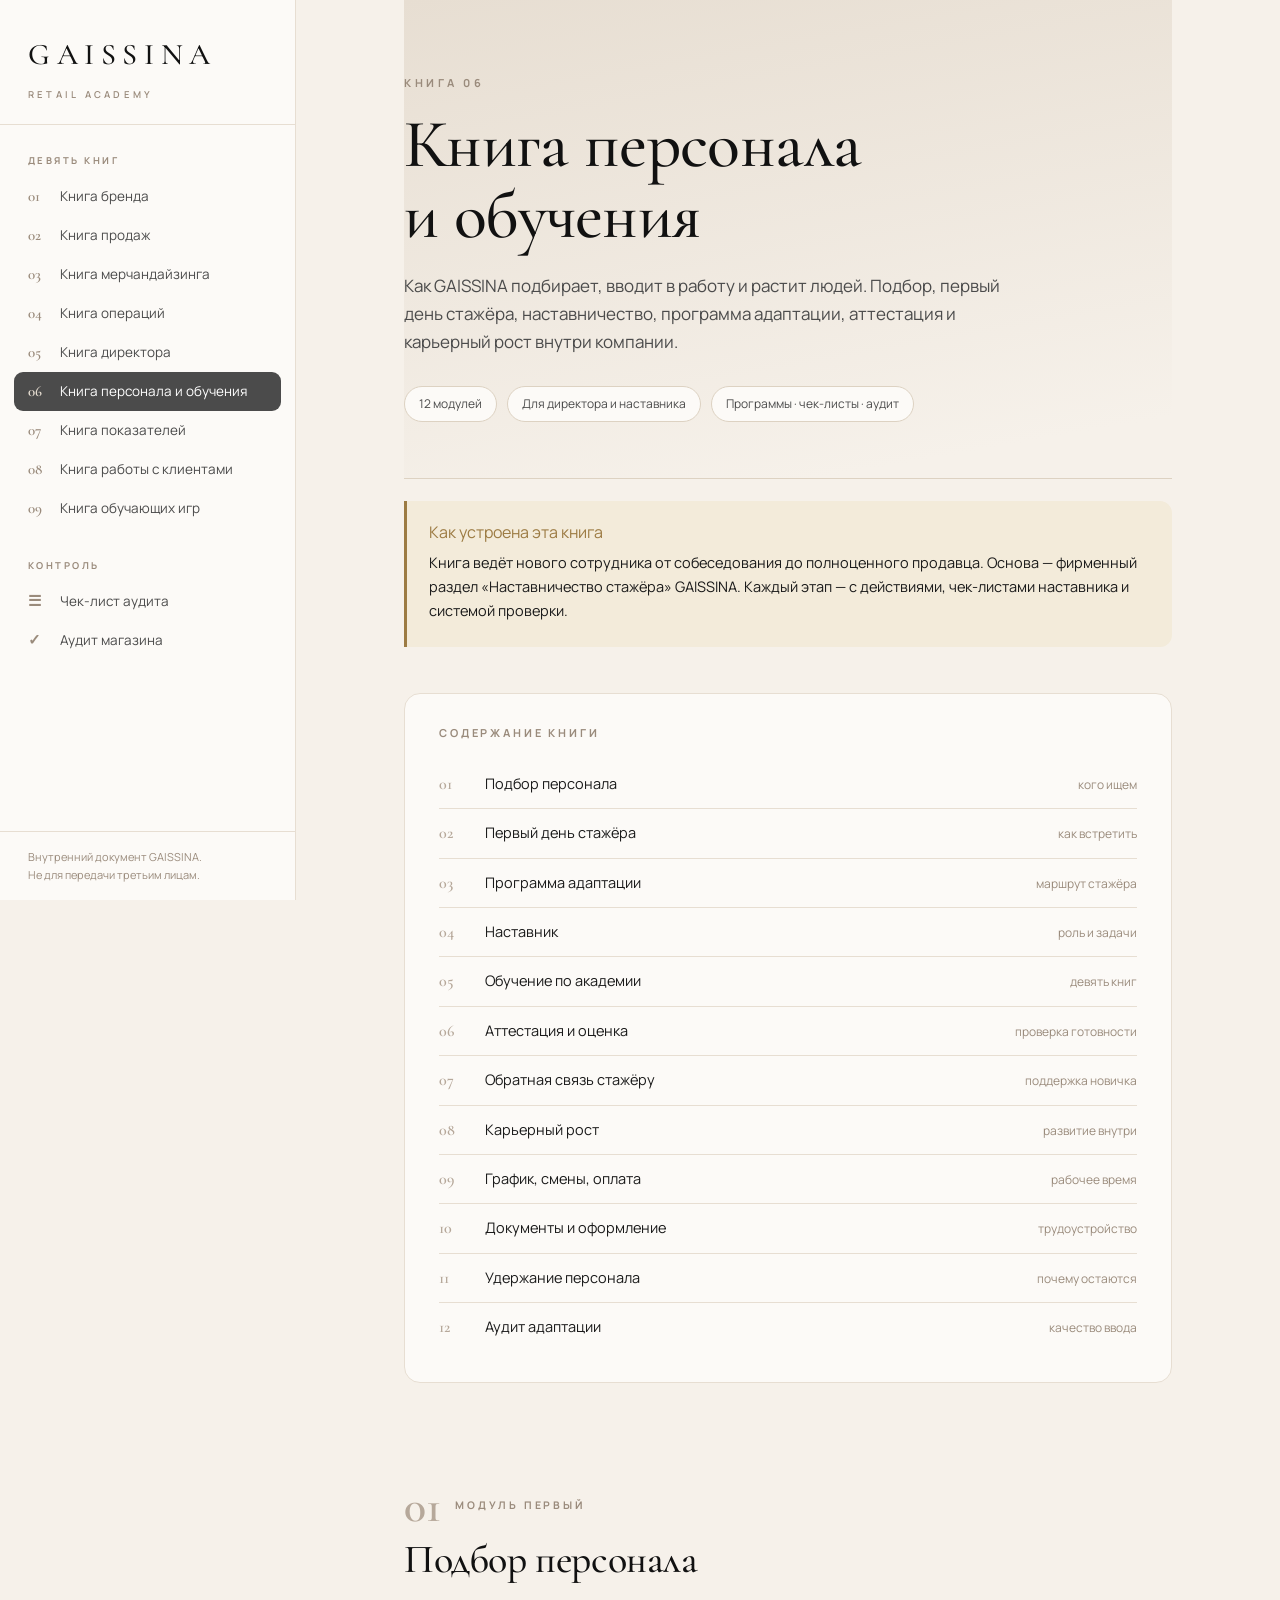
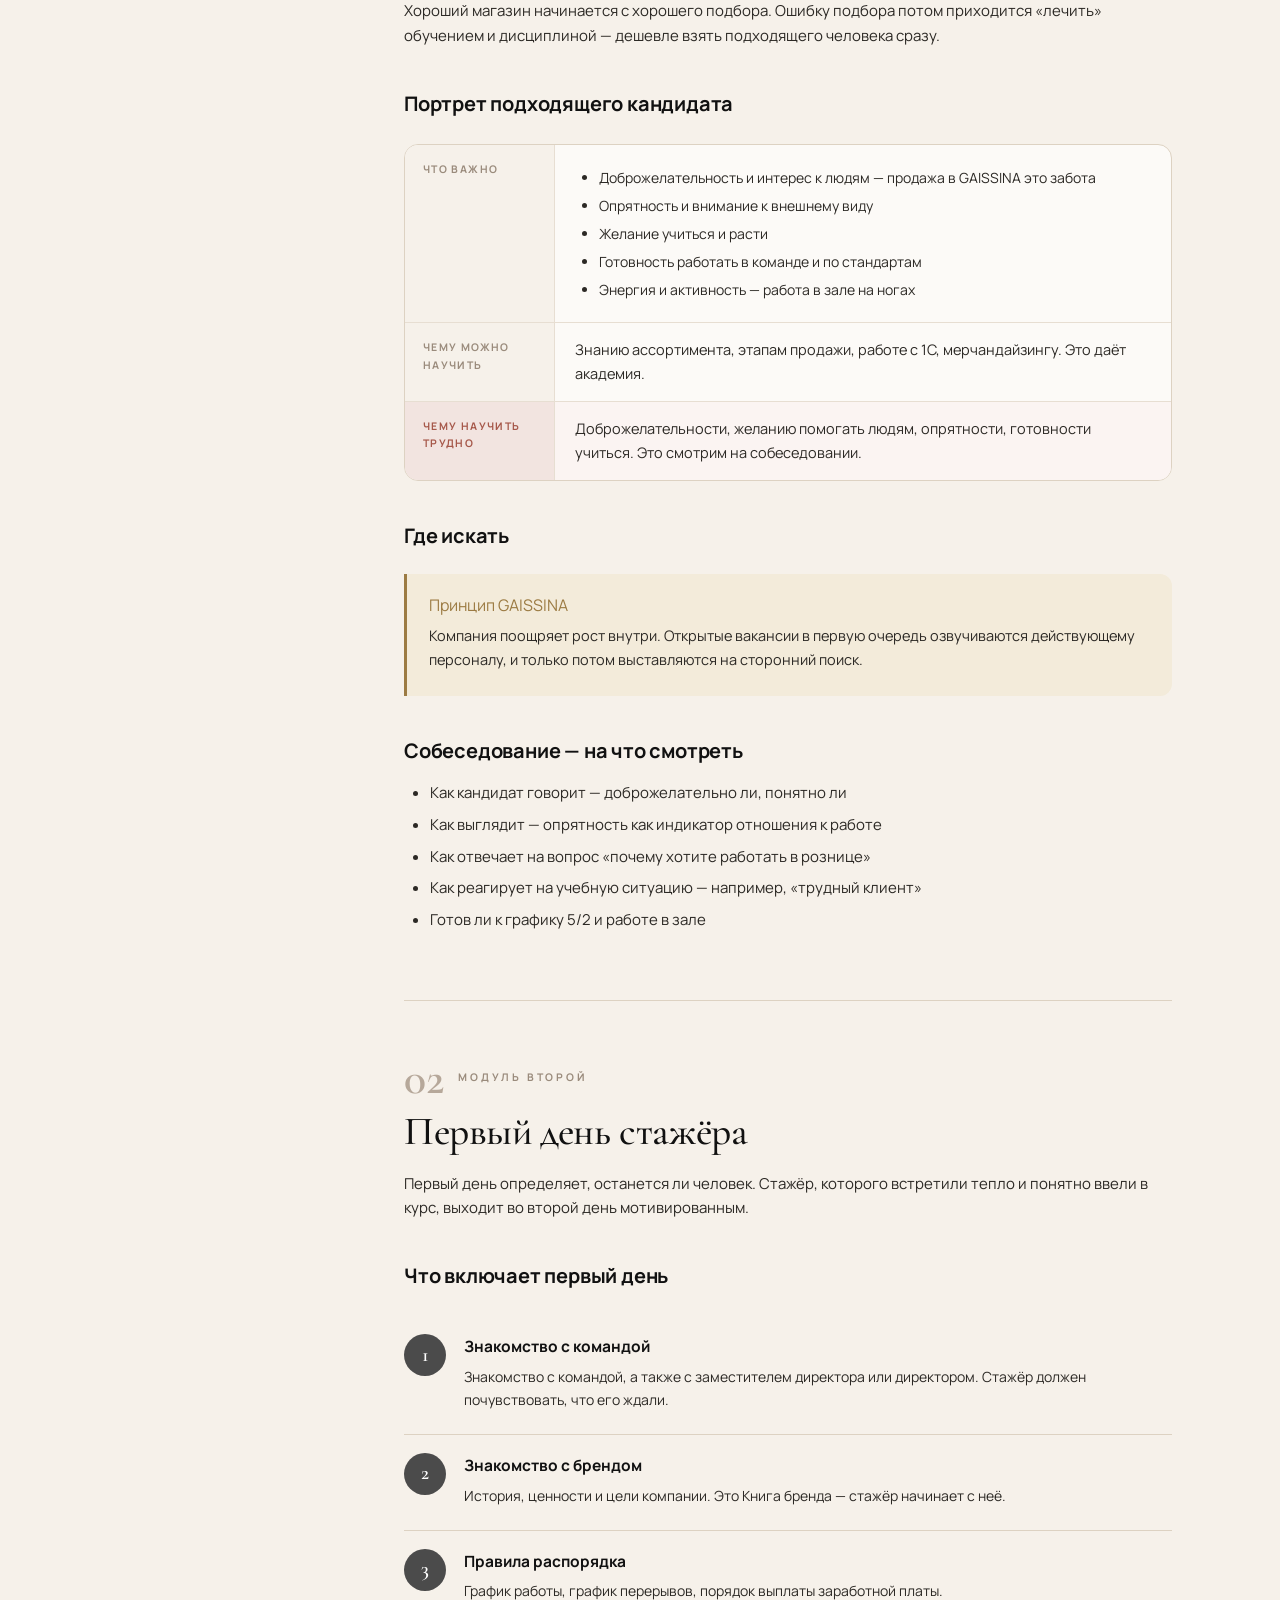
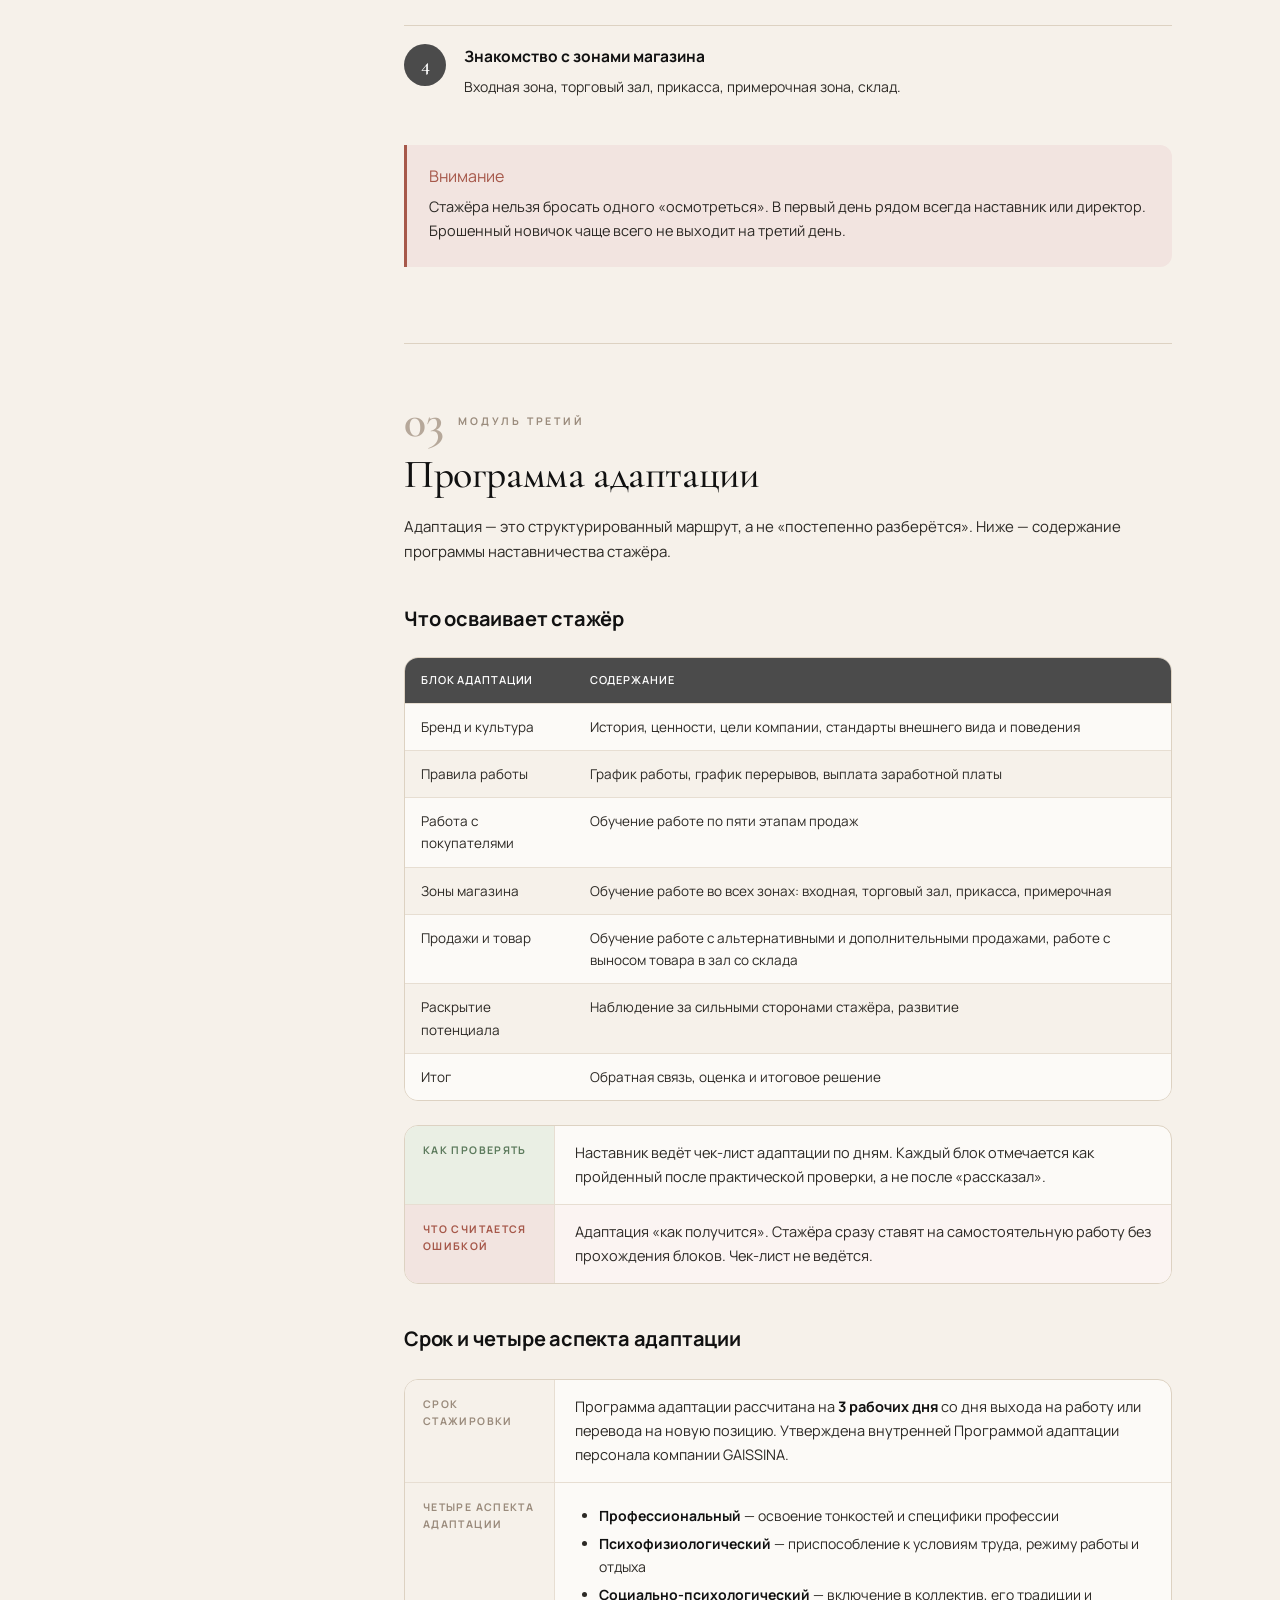
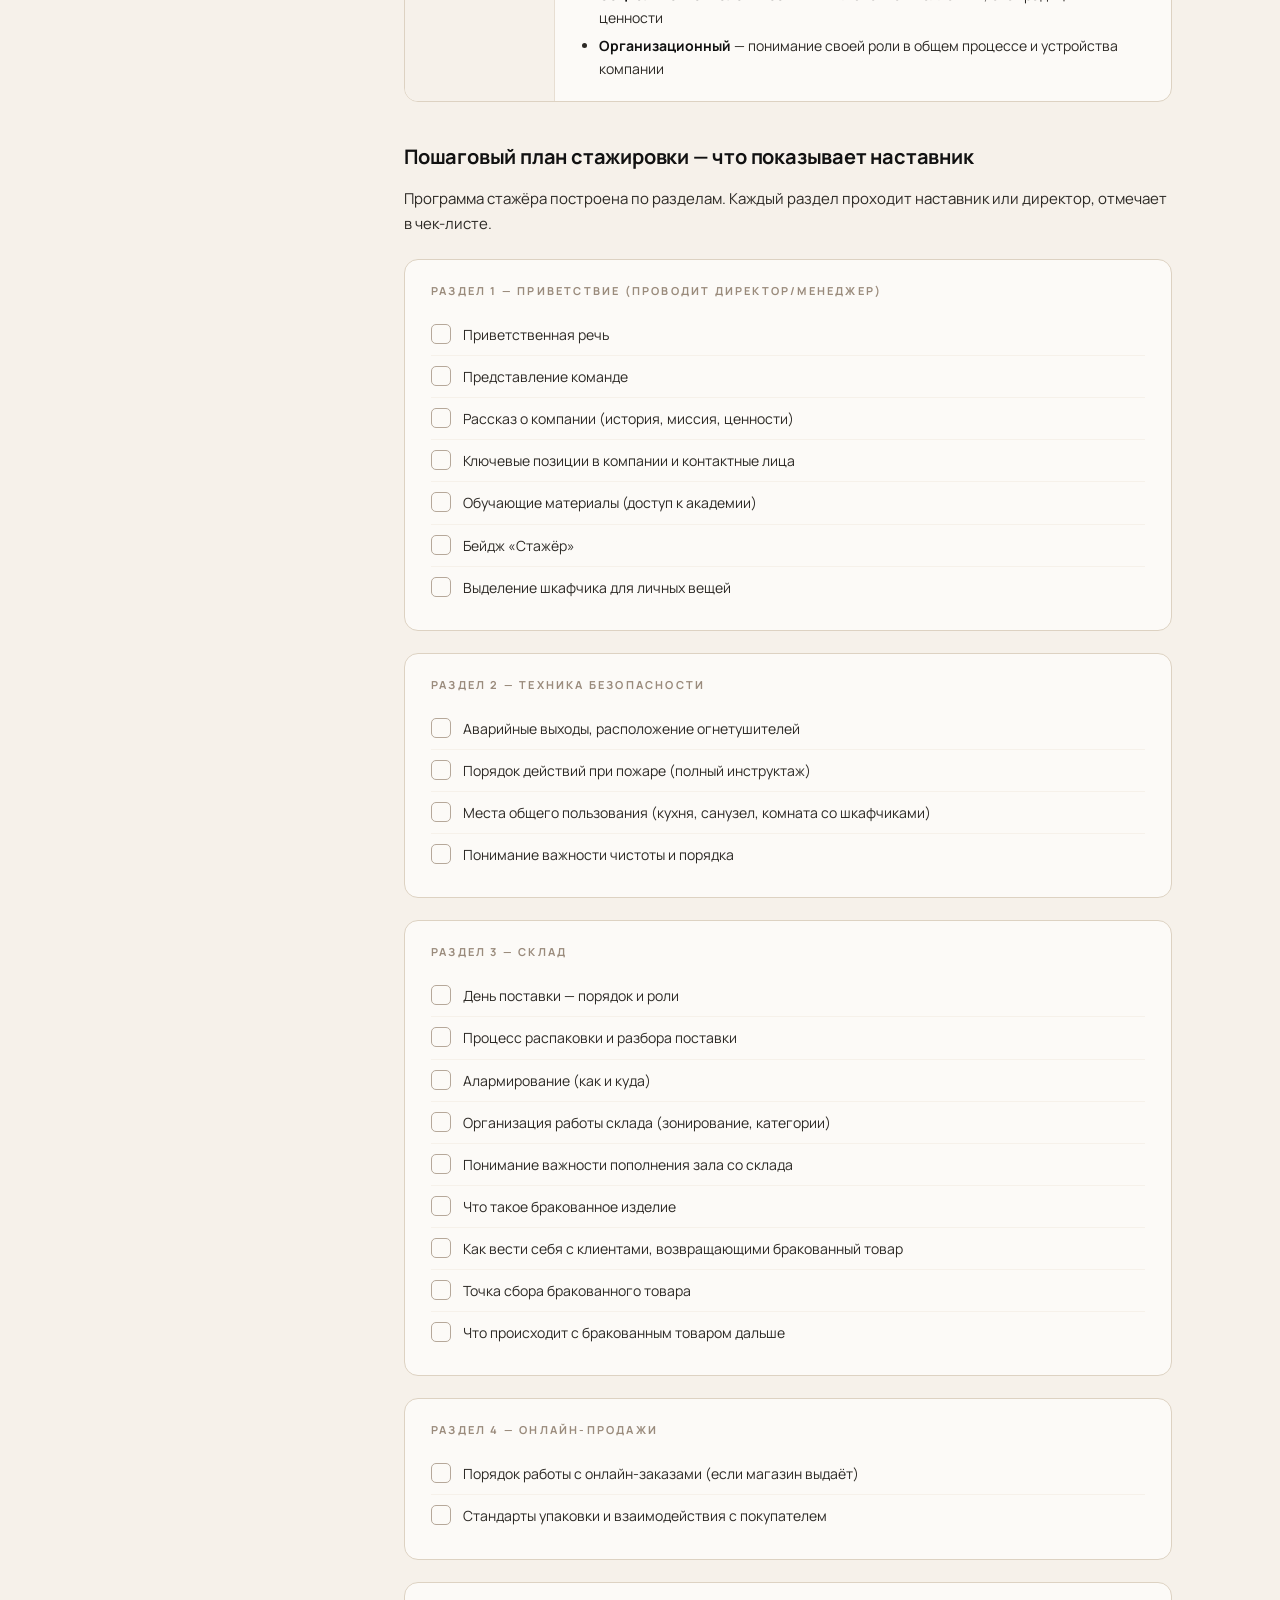
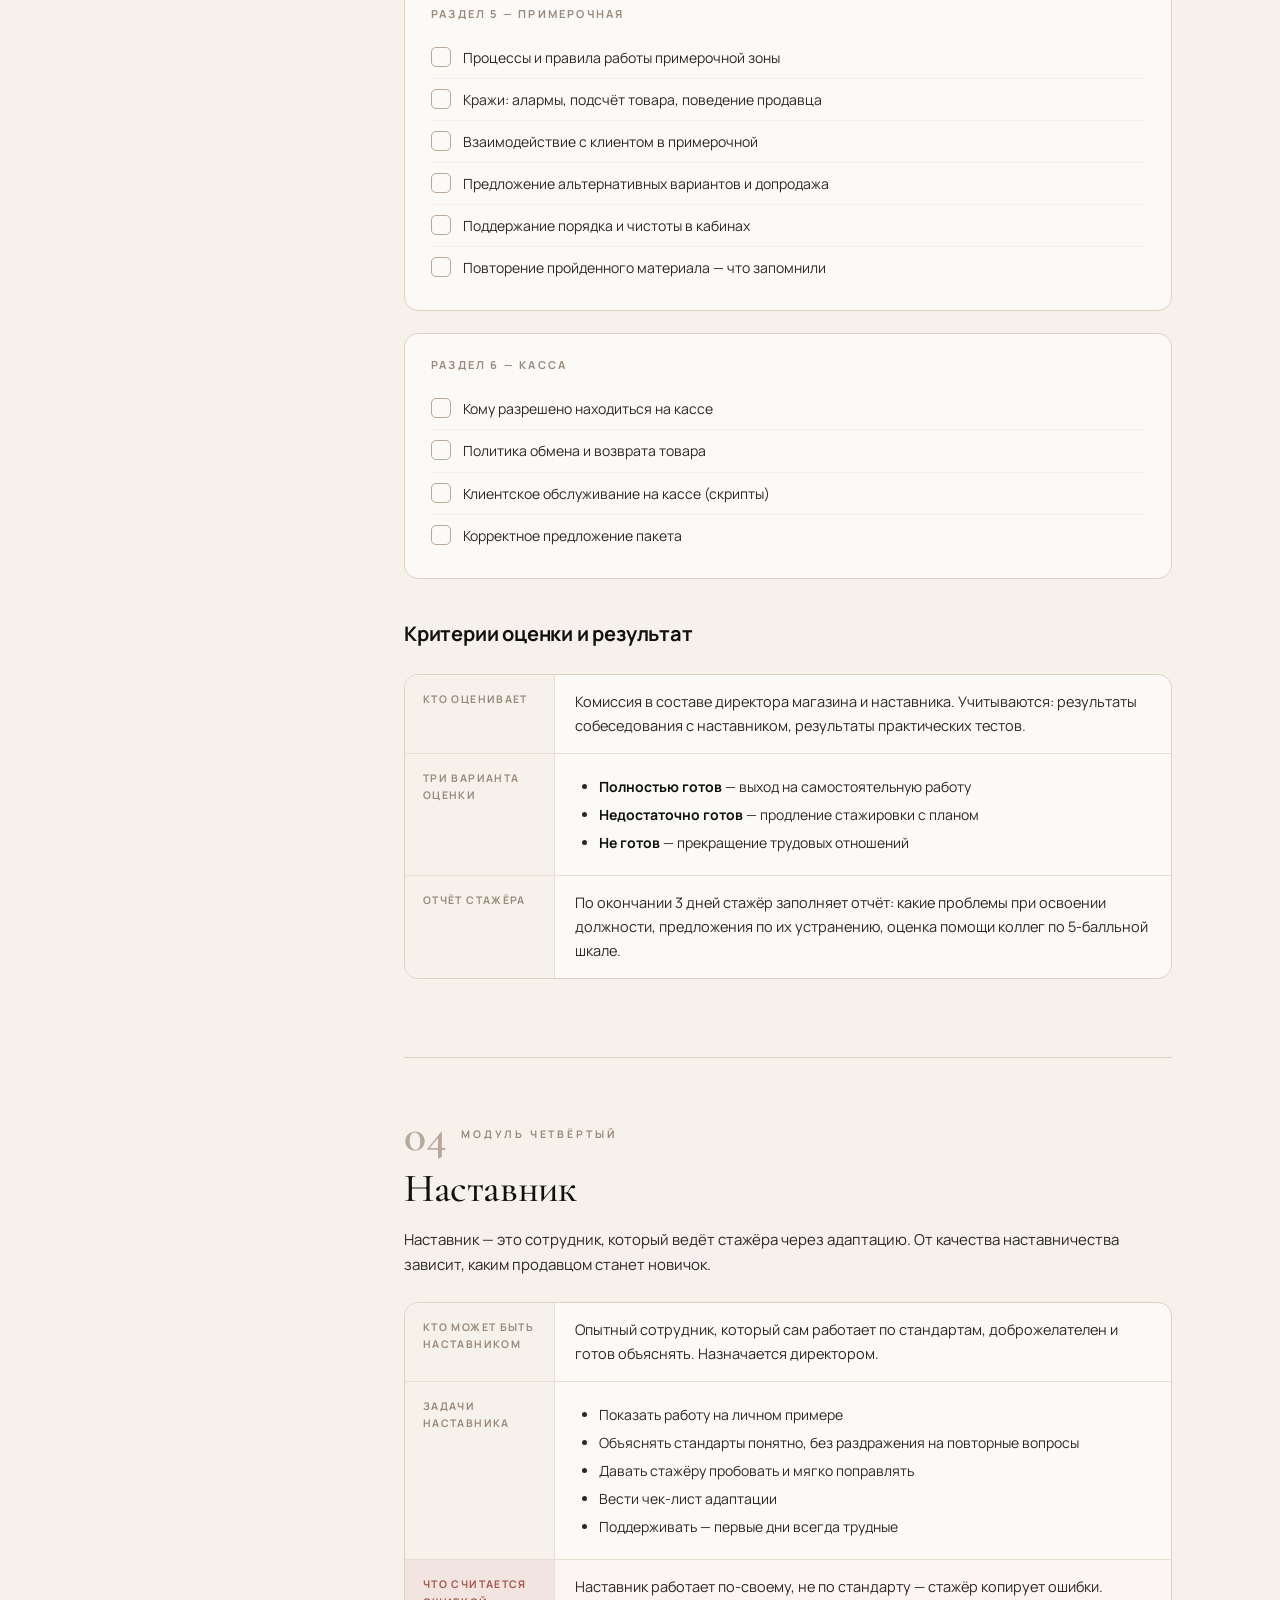
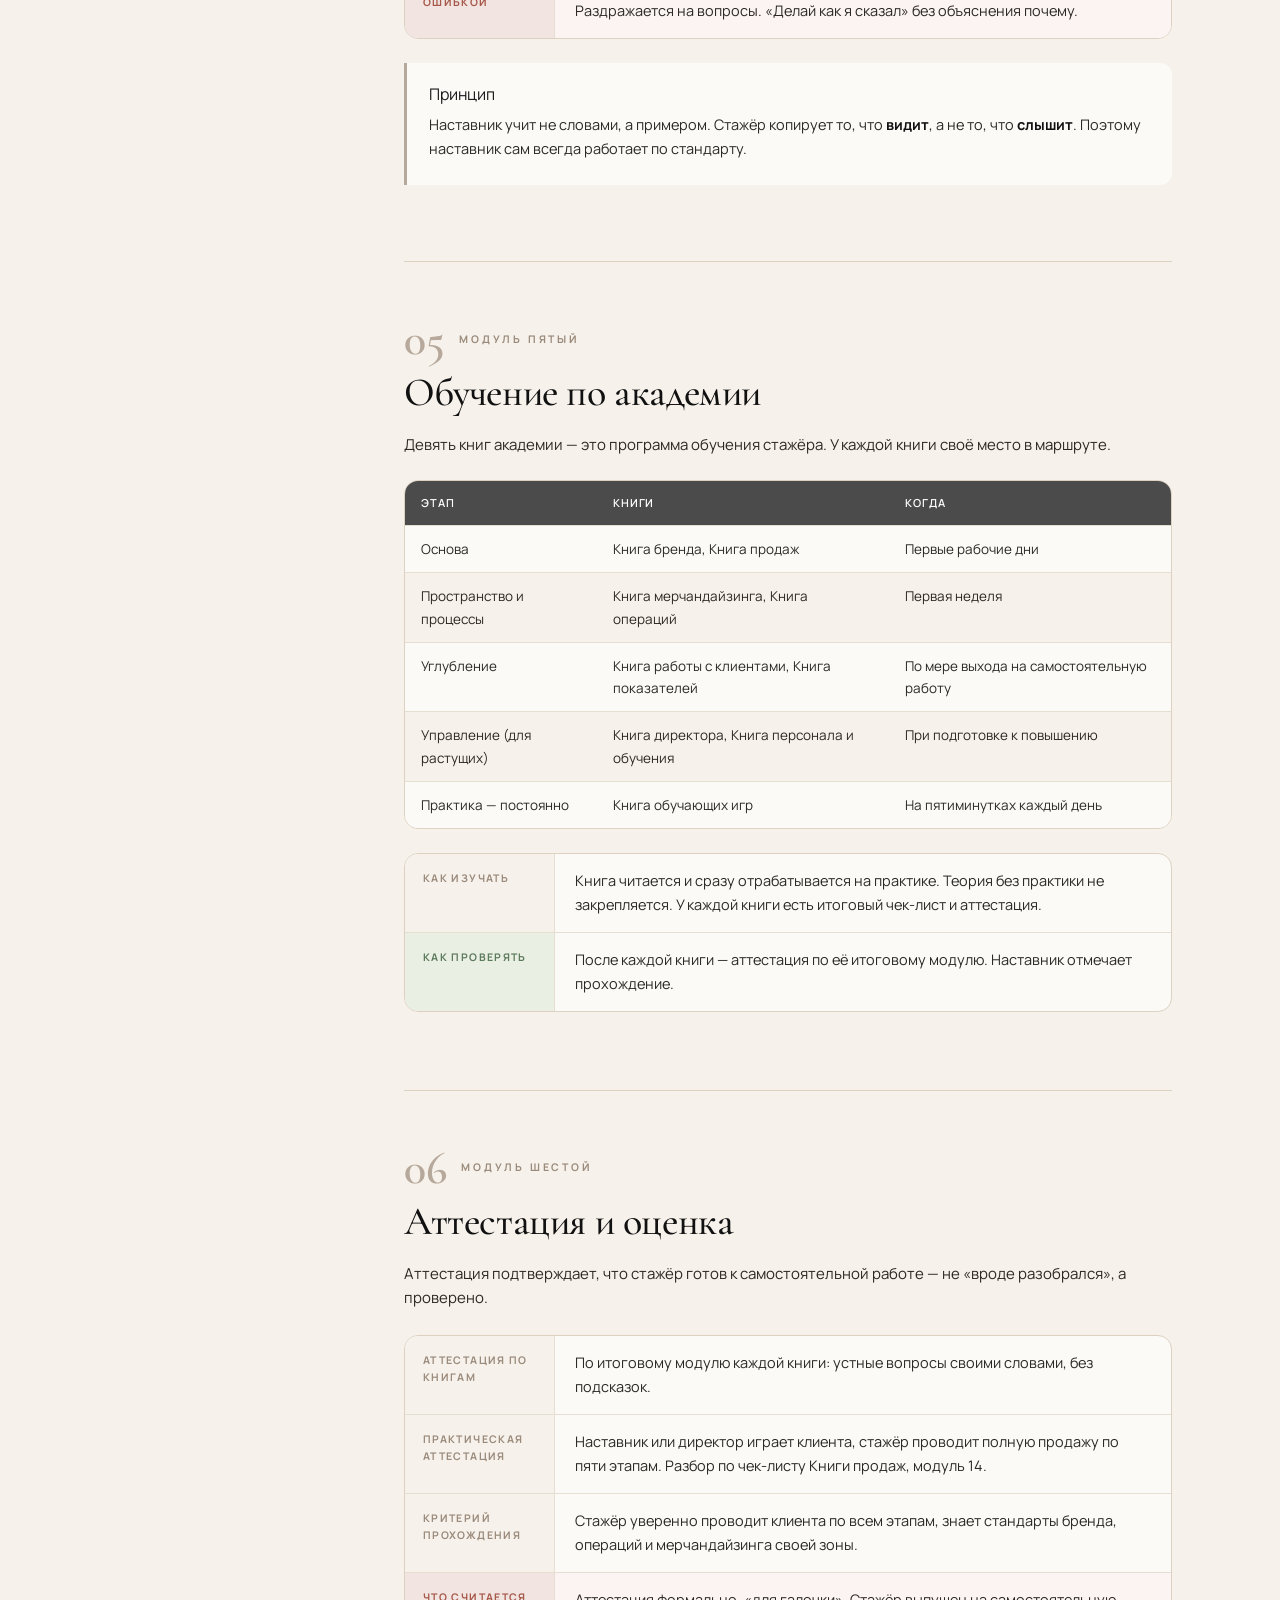
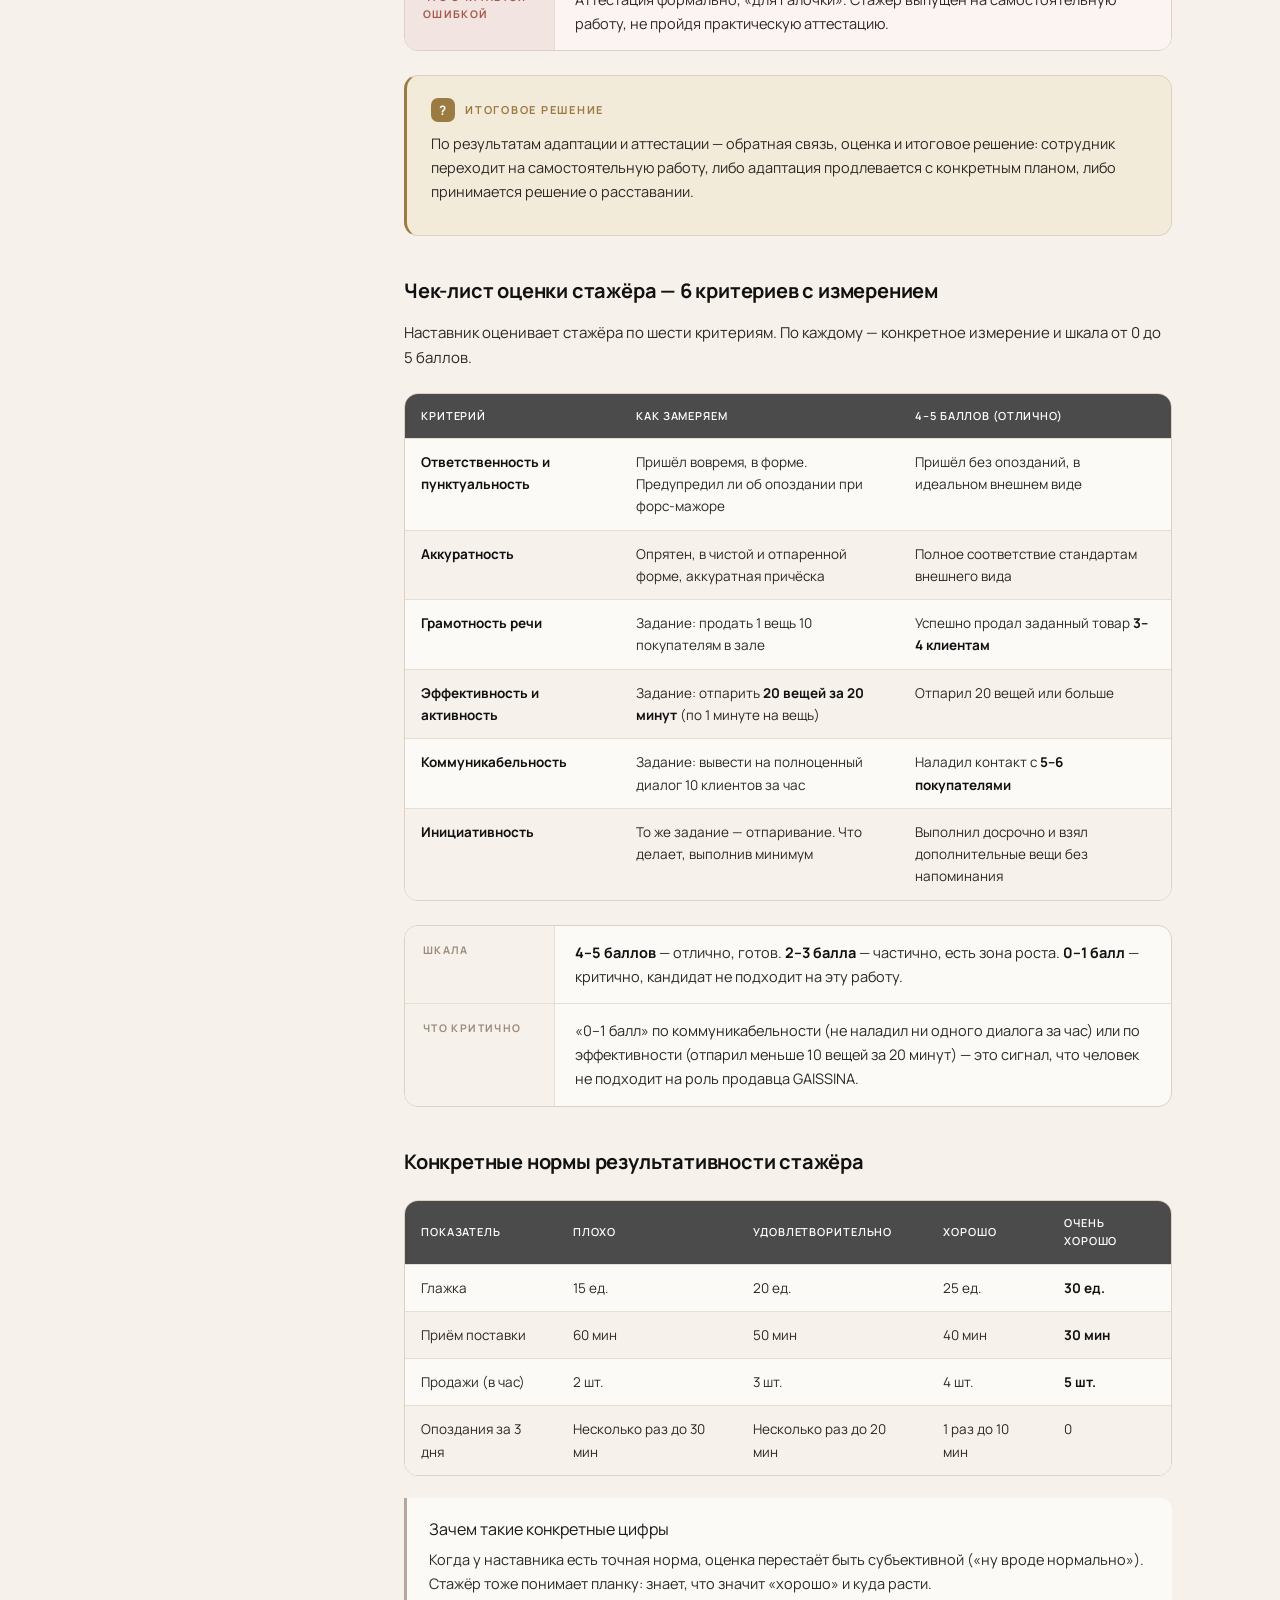
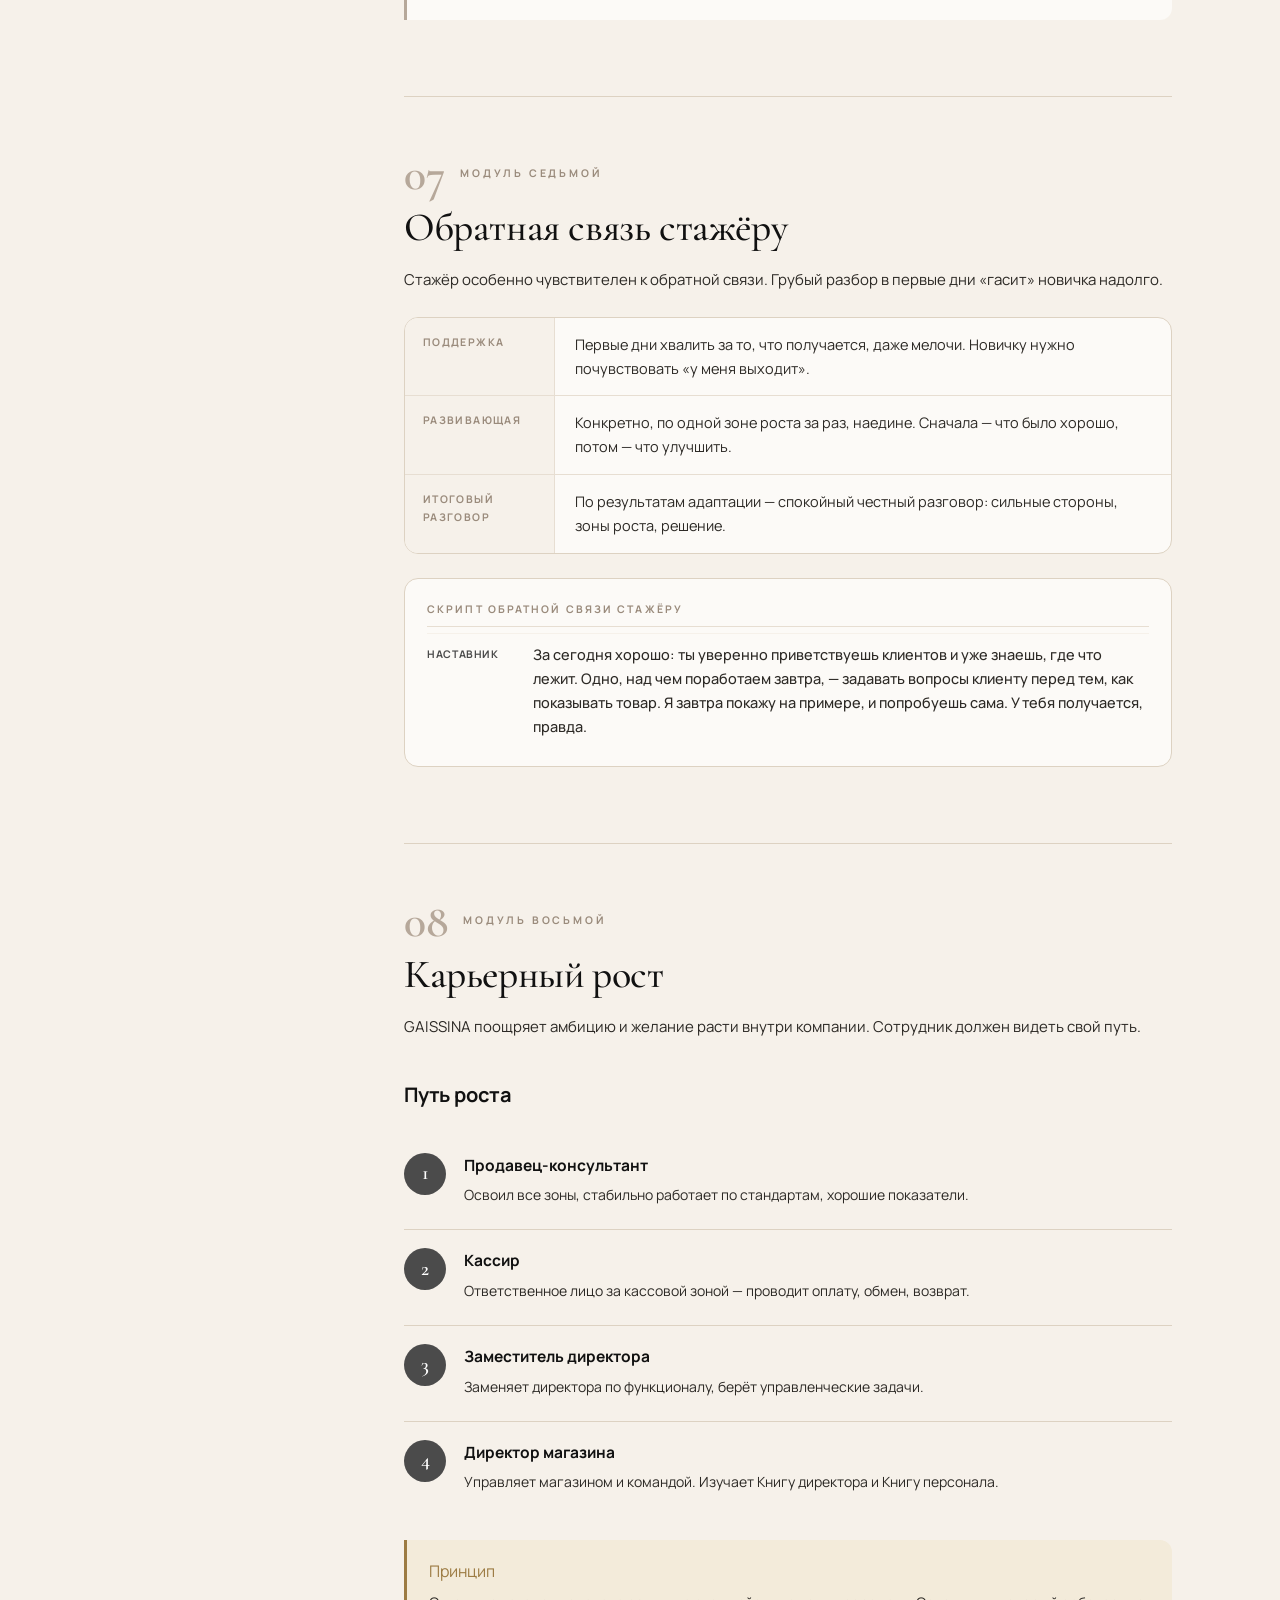
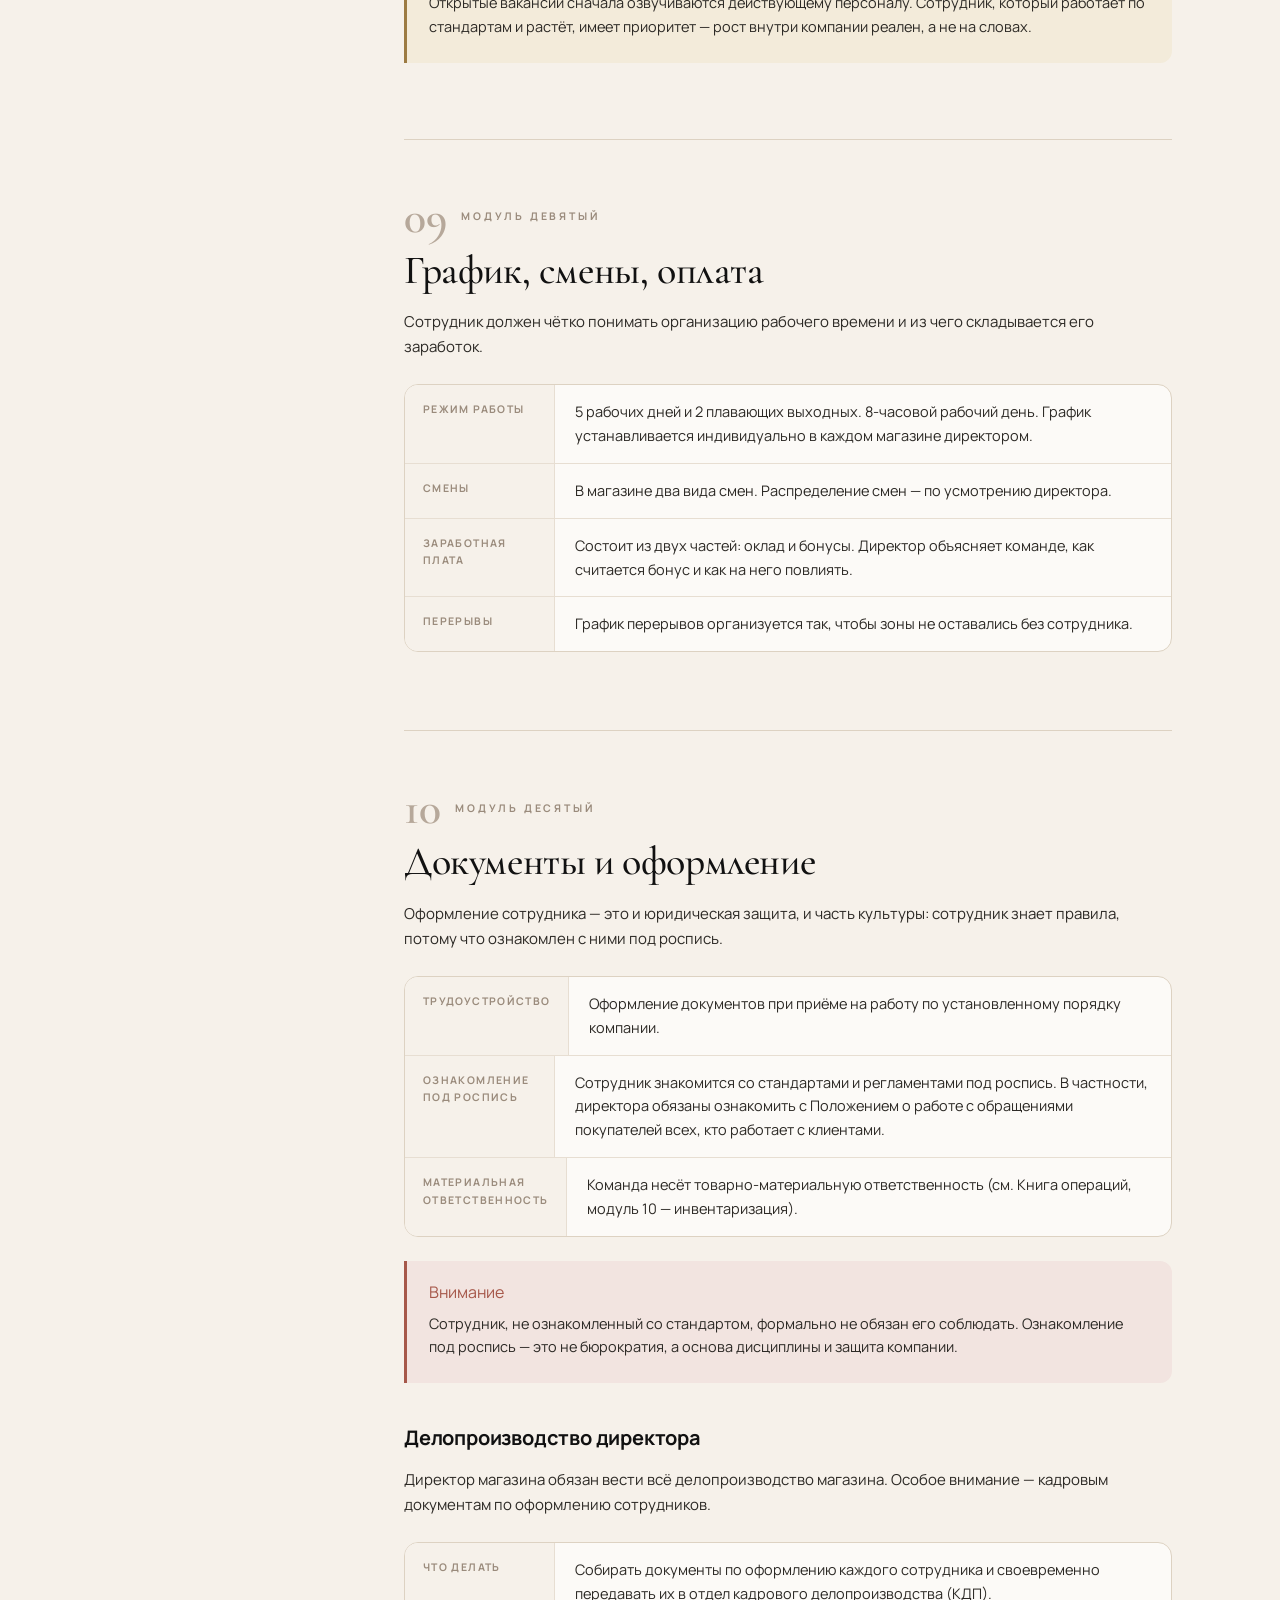
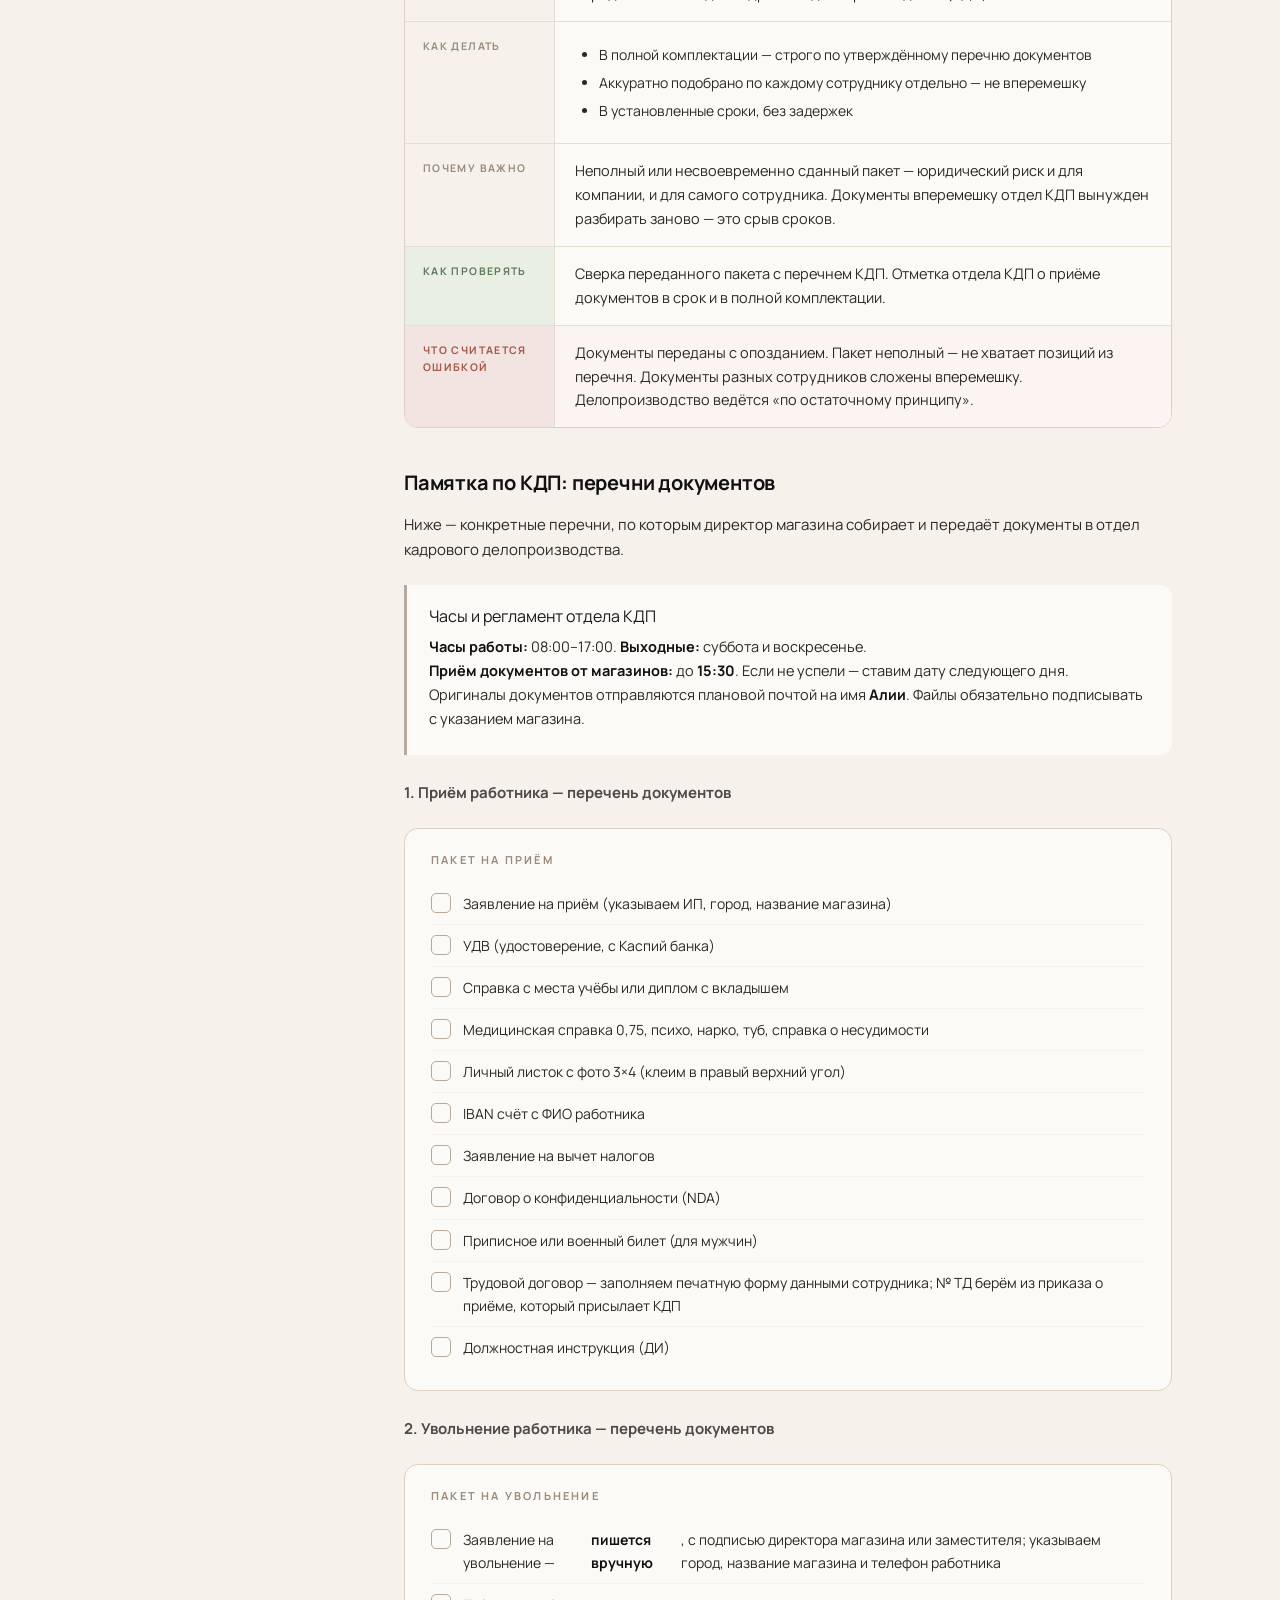
<file: books/06-hr-training-book.html>
<!DOCTYPE html>
<html lang="ru">
<head>
<meta charset="UTF-8">
<meta name="viewport" content="width=device-width, initial-scale=1">
<meta name="robots" content="noindex, nofollow">
<title>Книга персонала и обучения · GAISSINA Retail Academy</title>
<link rel="stylesheet" href="../assets/style.css">
</head>
<body data-book="06">
<div class="progress"><span></span></div>
<button class="menu-btn" aria-label="Меню"><span></span></button>
<div class="scrim"></div>
<aside class="sidebar" id="sidebar"></aside>

<main class="content">
<div class="wrap">

  <header class="book-head">
    <div class="book-kicker">Книга 06</div>
    <h1 class="book-title">Книга персонала<br>и обучения</h1>
    <p class="book-lead">
      Как GAISSINA подбирает, вводит в работу и растит людей. Подбор, первый
      день стажёра, наставничество, программа адаптации, аттестация и
      карьерный рост внутри компании.
    </p>
    <div class="book-meta">
      <span class="pill">12 модулей</span>
      <span class="pill">Для директора и наставника</span>
      <span class="pill">Программы · чек-листы · аудит</span>
    </div>
  </header>

  <div class="callout rule">
    <div class="co-h">Как устроена эта книга</div>
    <p>
      Книга ведёт нового сотрудника от собеседования до полноценного продавца.
      Основа — фирменный раздел «Наставничество стажёра» GAISSINA. Каждый этап —
      с действиями, чек-листами наставника и системой проверки.
    </p>
  </div>

  <nav class="toc">
    <h3>Содержание книги</h3>
    <ol>
      <li><a href="#m1"><span class="t">Подбор персонала</span><span class="d">кого ищем</span></a></li>
      <li><a href="#m2"><span class="t">Первый день стажёра</span><span class="d">как встретить</span></a></li>
      <li><a href="#m3"><span class="t">Программа адаптации</span><span class="d">маршрут стажёра</span></a></li>
      <li><a href="#m4"><span class="t">Наставник</span><span class="d">роль и задачи</span></a></li>
      <li><a href="#m5"><span class="t">Обучение по академии</span><span class="d">девять книг</span></a></li>
      <li><a href="#m6"><span class="t">Аттестация и оценка</span><span class="d">проверка готовности</span></a></li>
      <li><a href="#m7"><span class="t">Обратная связь стажёру</span><span class="d">поддержка новичка</span></a></li>
      <li><a href="#m8"><span class="t">Карьерный рост</span><span class="d">развитие внутри</span></a></li>
      <li><a href="#m9"><span class="t">График, смены, оплата</span><span class="d">рабочее время</span></a></li>
      <li><a href="#m10"><span class="t">Документы и оформление</span><span class="d">трудоустройство</span></a></li>
      <li><a href="#m11"><span class="t">Удержание персонала</span><span class="d">почему остаются</span></a></li>
      <li><a href="#m12"><span class="t">Аудит адаптации</span><span class="d">качество ввода</span></a></li>
    </ol>
  </nav>

  <!-- ============ МОДУЛЬ 1 ============ -->
  <section class="module" id="m1">
    <div class="module-tag"><span class="num">01</span><span class="lbl">Модуль первый</span></div>
    <h2 class="module-title">Подбор персонала</h2>
    <p class="module-intro lead-p">
      Хороший магазин начинается с хорошего подбора. Ошибку подбора потом
      приходится «лечить» обучением и дисциплиной — дешевле взять подходящего
      человека сразу.
    </p>

    <h3 class="sec">Портрет подходящего кандидата</h3>
    <div class="spec">
      <div class="spec-row">
        <div class="spec-key">Что важно</div>
        <div class="spec-val">
          <ul>
            <li>Доброжелательность и интерес к людям — продажа в GAISSINA это забота</li>
            <li>Опрятность и внимание к внешнему виду</li>
            <li>Желание учиться и расти</li>
            <li>Готовность работать в команде и по стандартам</li>
            <li>Энергия и активность — работа в зале на ногах</li>
          </ul>
        </div>
      </div>
      <div class="spec-row">
        <div class="spec-key">Чему можно научить</div>
        <div class="spec-val">Знанию ассортимента, этапам продажи, работе с 1С, мерчандайзингу. Это даёт академия.</div>
      </div>
      <div class="spec-row err">
        <div class="spec-key">Чему научить трудно</div>
        <div class="spec-val">Доброжелательности, желанию помогать людям, опрятности, готовности учиться. Это смотрим на собеседовании.</div>
      </div>
    </div>

    <h3 class="sec">Где искать</h3>
    <div class="callout rule">
      <div class="co-h">Принцип GAISSINA</div>
      <p>
        Компания поощряет рост внутри. Открытые вакансии в первую очередь
        озвучиваются действующему персоналу, и только потом выставляются на
        сторонний поиск.
      </p>
    </div>

    <h3 class="sec">Собеседование — на что смотреть</h3>
    <ul>
      <li>Как кандидат говорит — доброжелательно ли, понятно ли</li>
      <li>Как выглядит — опрятность как индикатор отношения к работе</li>
      <li>Как отвечает на вопрос «почему хотите работать в рознице»</li>
      <li>Как реагирует на учебную ситуацию — например, «трудный клиент»</li>
      <li>Готов ли к графику 5/2 и работе в зале</li>
    </ul>
  </section>

  <!-- ============ МОДУЛЬ 2 ============ -->
  <section class="module" id="m2">
    <div class="module-tag"><span class="num">02</span><span class="lbl">Модуль второй</span></div>
    <h2 class="module-title">Первый день стажёра</h2>
    <p class="module-intro lead-p">
      Первый день определяет, останется ли человек. Стажёр, которого встретили
      тепло и понятно ввели в курс, выходит во второй день мотивированным.
    </p>

    <h3 class="sec">Что включает первый день</h3>
    <div class="steps">
      <div class="step"><div class="step-n"></div><div class="step-b">
        <div class="step-t">Знакомство с командой</div>
        <p>Знакомство с командой, а также с заместителем директора или директором. Стажёр должен почувствовать, что его ждали.</p>
      </div></div>
      <div class="step"><div class="step-n"></div><div class="step-b">
        <div class="step-t">Знакомство с брендом</div>
        <p>История, ценности и цели компании. Это Книга бренда — стажёр начинает с неё.</p>
      </div></div>
      <div class="step"><div class="step-n"></div><div class="step-b">
        <div class="step-t">Правила распорядка</div>
        <p>График работы, график перерывов, порядок выплаты заработной платы.</p>
      </div></div>
      <div class="step"><div class="step-n"></div><div class="step-b">
        <div class="step-t">Знакомство с зонами магазина</div>
        <p>Входная зона, торговый зал, прикасса, примерочная зона, склад.</p>
      </div></div>
    </div>

    <div class="callout warn">
      <div class="co-h">Внимание</div>
      <p>
        Стажёра нельзя бросать одного «осмотреться». В первый день рядом всегда
        наставник или директор. Брошенный новичок чаще всего не выходит на
        третий день.
      </p>
    </div>
  </section>

  <!-- ============ МОДУЛЬ 3 ============ -->
  <section class="module" id="m3">
    <div class="module-tag"><span class="num">03</span><span class="lbl">Модуль третий</span></div>
    <h2 class="module-title">Программа адаптации</h2>
    <p class="module-intro lead-p">
      Адаптация — это структурированный маршрут, а не «постепенно разберётся».
      Ниже — содержание программы наставничества стажёра.
    </p>

    <h3 class="sec">Что осваивает стажёр</h3>
    <div class="tbl-wrap">
      <table>
        <thead><tr><th>Блок адаптации</th><th>Содержание</th></tr></thead>
        <tbody>
          <tr><td>Бренд и культура</td><td>История, ценности, цели компании, стандарты внешнего вида и поведения</td></tr>
          <tr><td>Правила работы</td><td>График работы, график перерывов, выплата заработной платы</td></tr>
          <tr><td>Работа с покупателями</td><td>Обучение работе по пяти этапам продаж</td></tr>
          <tr><td>Зоны магазина</td><td>Обучение работе во всех зонах: входная, торговый зал, прикасса, примерочная</td></tr>
          <tr><td>Продажи и товар</td><td>Обучение работе с альтернативными и дополнительными продажами, работе с выносом товара в зал со склада</td></tr>
          <tr><td>Раскрытие потенциала</td><td>Наблюдение за сильными сторонами стажёра, развитие</td></tr>
          <tr><td>Итог</td><td>Обратная связь, оценка и итоговое решение</td></tr>
        </tbody>
      </table>
    </div>

    <div class="spec">
      <div class="spec-row check">
        <div class="spec-key">Как проверять</div>
        <div class="spec-val">Наставник ведёт чек-лист адаптации по дням. Каждый блок отмечается как пройденный после практической проверки, а не после «рассказал».</div>
      </div>
      <div class="spec-row err">
        <div class="spec-key">Что считается ошибкой</div>
        <div class="spec-val">Адаптация «как получится». Стажёра сразу ставят на самостоятельную работу без прохождения блоков. Чек-лист не ведётся.</div>
      </div>
    </div>

    <h3 class="sec">Срок и четыре аспекта адаптации</h3>
    <div class="spec">
      <div class="spec-row">
        <div class="spec-key">Срок стажировки</div>
        <div class="spec-val">Программа адаптации рассчитана на <strong>3 рабочих дня</strong> со дня выхода на работу или перевода на новую позицию. Утверждена внутренней Программой адаптации персонала компании GAISSINA.</div>
      </div>
      <div class="spec-row">
        <div class="spec-key">Четыре аспекта адаптации</div>
        <div class="spec-val">
          <ul>
            <li><strong>Профессиональный</strong> — освоение тонкостей и специфики профессии</li>
            <li><strong>Психофизиологический</strong> — приспособление к условиям труда, режиму работы и отдыха</li>
            <li><strong>Социально-психологический</strong> — включение в коллектив, его традиции и ценности</li>
            <li><strong>Организационный</strong> — понимание своей роли в общем процессе и устройства компании</li>
          </ul>
        </div>
      </div>
    </div>

    <h3 class="sec">Пошаговый план стажировки — что показывает наставник</h3>
    <p>
      Программа стажёра построена по разделам. Каждый раздел проходит наставник
      или директор, отмечает в чек-листе.
    </p>

    <div class="checklist">
      <div class="ttl">Раздел 1 — Приветствие (проводит директор/менеджер)</div>
      <ul>
        <li>Приветственная речь</li>
        <li>Представление команде</li>
        <li>Рассказ о компании (история, миссия, ценности)</li>
        <li>Ключевые позиции в компании и контактные лица</li>
        <li>Обучающие материалы (доступ к академии)</li>
        <li>Бейдж «Стажёр»</li>
        <li>Выделение шкафчика для личных вещей</li>
      </ul>
    </div>

    <div class="checklist">
      <div class="ttl">Раздел 2 — Техника безопасности</div>
      <ul>
        <li>Аварийные выходы, расположение огнетушителей</li>
        <li>Порядок действий при пожаре (полный инструктаж)</li>
        <li>Места общего пользования (кухня, санузел, комната со шкафчиками)</li>
        <li>Понимание важности чистоты и порядка</li>
      </ul>
    </div>

    <div class="checklist">
      <div class="ttl">Раздел 3 — Склад</div>
      <ul>
        <li>День поставки — порядок и роли</li>
        <li>Процесс распаковки и разбора поставки</li>
        <li>Алармирование (как и куда)</li>
        <li>Организация работы склада (зонирование, категории)</li>
        <li>Понимание важности пополнения зала со склада</li>
        <li>Что такое бракованное изделие</li>
        <li>Как вести себя с клиентами, возвращающими бракованный товар</li>
        <li>Точка сбора бракованного товара</li>
        <li>Что происходит с бракованным товаром дальше</li>
      </ul>
    </div>

    <div class="checklist">
      <div class="ttl">Раздел 4 — Онлайн-продажи</div>
      <ul>
        <li>Порядок работы с онлайн-заказами (если магазин выдаёт)</li>
        <li>Стандарты упаковки и взаимодействия с покупателем</li>
      </ul>
    </div>

    <div class="checklist">
      <div class="ttl">Раздел 5 — Примерочная</div>
      <ul>
        <li>Процессы и правила работы примерочной зоны</li>
        <li>Кражи: алармы, подсчёт товара, поведение продавца</li>
        <li>Взаимодействие с клиентом в примерочной</li>
        <li>Предложение альтернативных вариантов и допродажа</li>
        <li>Поддержание порядка и чистоты в кабинах</li>
        <li>Повторение пройденного материала — что запомнили</li>
      </ul>
    </div>

    <div class="checklist">
      <div class="ttl">Раздел 6 — Касса</div>
      <ul>
        <li>Кому разрешено находиться на кассе</li>
        <li>Политика обмена и возврата товара</li>
        <li>Клиентское обслуживание на кассе (скрипты)</li>
        <li>Корректное предложение пакета</li>
      </ul>
    </div>

    <h3 class="sec">Критерии оценки и результат</h3>
    <div class="spec">
      <div class="spec-row">
        <div class="spec-key">Кто оценивает</div>
        <div class="spec-val">Комиссия в составе директора магазина и наставника. Учитываются: результаты собеседования с наставником, результаты практических тестов.</div>
      </div>
      <div class="spec-row">
        <div class="spec-key">Три варианта оценки</div>
        <div class="spec-val">
          <ul>
            <li><strong>Полностью готов</strong> — выход на самостоятельную работу</li>
            <li><strong>Недостаточно готов</strong> — продление стажировки с планом</li>
            <li><strong>Не готов</strong> — прекращение трудовых отношений</li>
          </ul>
        </div>
      </div>
      <div class="spec-row">
        <div class="spec-key">Отчёт стажёра</div>
        <div class="spec-val">По окончании 3 дней стажёр заполняет отчёт: какие проблемы при освоении должности, предложения по их устранению, оценка помощи коллег по 5-балльной шкале.</div>
      </div>
    </div>
  </section>

  <!-- ============ МОДУЛЬ 4 ============ -->
  <section class="module" id="m4">
    <div class="module-tag"><span class="num">04</span><span class="lbl">Модуль четвёртый</span></div>
    <h2 class="module-title">Наставник</h2>
    <p class="module-intro lead-p">
      Наставник — это сотрудник, который ведёт стажёра через адаптацию. От
      качества наставничества зависит, каким продавцом станет новичок.
    </p>

    <div class="spec">
      <div class="spec-row">
        <div class="spec-key">Кто может быть наставником</div>
        <div class="spec-val">Опытный сотрудник, который сам работает по стандартам, доброжелателен и готов объяснять. Назначается директором.</div>
      </div>
      <div class="spec-row">
        <div class="spec-key">Задачи наставника</div>
        <div class="spec-val">
          <ul>
            <li>Показать работу на личном примере</li>
            <li>Объяснять стандарты понятно, без раздражения на повторные вопросы</li>
            <li>Давать стажёру пробовать и мягко поправлять</li>
            <li>Вести чек-лист адаптации</li>
            <li>Поддерживать — первые дни всегда трудные</li>
          </ul>
        </div>
      </div>
      <div class="spec-row err">
        <div class="spec-key">Что считается ошибкой</div>
        <div class="spec-val">Наставник работает по-своему, не по стандарту — стажёр копирует ошибки. Раздражается на вопросы. «Делай как я сказал» без объяснения почему.</div>
      </div>
    </div>

    <div class="callout">
      <div class="co-h">Принцип</div>
      <p>
        Наставник учит не словами, а примером. Стажёр копирует то, что
        <strong>видит</strong>, а не то, что <strong>слышит</strong>. Поэтому
        наставник сам всегда работает по стандарту.
      </p>
    </div>
  </section>

  <!-- ============ МОДУЛЬ 5 ============ -->
  <section class="module" id="m5">
    <div class="module-tag"><span class="num">05</span><span class="lbl">Модуль пятый</span></div>
    <h2 class="module-title">Обучение по академии</h2>
    <p class="module-intro lead-p">
      Девять книг академии — это программа обучения стажёра. У каждой книги своё
      место в маршруте.
    </p>

    <div class="tbl-wrap">
      <table>
        <thead><tr><th>Этап</th><th>Книги</th><th>Когда</th></tr></thead>
        <tbody>
          <tr><td>Основа</td><td>Книга бренда, Книга продаж</td><td>Первые рабочие дни</td></tr>
          <tr><td>Пространство и процессы</td><td>Книга мерчандайзинга, Книга операций</td><td>Первая неделя</td></tr>
          <tr><td>Углубление</td><td>Книга работы с клиентами, Книга показателей</td><td>По мере выхода на самостоятельную работу</td></tr>
          <tr><td>Управление (для растущих)</td><td>Книга директора, Книга персонала и обучения</td><td>При подготовке к повышению</td></tr>
          <tr><td>Практика — постоянно</td><td>Книга обучающих игр</td><td>На пятиминутках каждый день</td></tr>
        </tbody>
      </table>
    </div>

    <div class="spec">
      <div class="spec-row">
        <div class="spec-key">Как изучать</div>
        <div class="spec-val">Книга читается и сразу отрабатывается на практике. Теория без практики не закрепляется. У каждой книги есть итоговый чек-лист и аттестация.</div>
      </div>
      <div class="spec-row check">
        <div class="spec-key">Как проверять</div>
        <div class="spec-val">После каждой книги — аттестация по её итоговому модулю. Наставник отмечает прохождение.</div>
      </div>
    </div>
  </section>

  <!-- ============ МОДУЛЬ 6 ============ -->
  <section class="module" id="m6">
    <div class="module-tag"><span class="num">06</span><span class="lbl">Модуль шестой</span></div>
    <h2 class="module-title">Аттестация и оценка</h2>
    <p class="module-intro lead-p">
      Аттестация подтверждает, что стажёр готов к самостоятельной работе — не
      «вроде разобрался», а проверено.
    </p>

    <div class="spec">
      <div class="spec-row">
        <div class="spec-key">Аттестация по книгам</div>
        <div class="spec-val">По итоговому модулю каждой книги: устные вопросы своими словами, без подсказок.</div>
      </div>
      <div class="spec-row">
        <div class="spec-key">Практическая аттестация</div>
        <div class="spec-val">Наставник или директор играет клиента, стажёр проводит полную продажу по пяти этапам. Разбор по чек-листу Книги продаж, модуль 14.</div>
      </div>
      <div class="spec-row">
        <div class="spec-key">Критерий прохождения</div>
        <div class="spec-val">Стажёр уверенно проводит клиента по всем этапам, знает стандарты бренда, операций и мерчандайзинга своей зоны.</div>
      </div>
      <div class="spec-row err">
        <div class="spec-key">Что считается ошибкой</div>
        <div class="spec-val">Аттестация формально, «для галочки». Стажёр выпущен на самостоятельную работу, не пройдя практическую аттестацию.</div>
      </div>
    </div>

    <div class="drill">
      <div class="drill-h"><span class="ic">?</span>Итоговое решение</div>
      <p>По результатам адаптации и аттестации — обратная связь, оценка и итоговое решение: сотрудник переходит на самостоятельную работу, либо адаптация продлевается с конкретным планом, либо принимается решение о расставании.</p>
    </div>

    <h3 class="sec">Чек-лист оценки стажёра — 6 критериев с измерением</h3>
    <p>
      Наставник оценивает стажёра по шести критериям. По каждому — конкретное
      измерение и шкала от 0 до 5 баллов.
    </p>

    <div class="tbl-wrap">
      <table>
        <thead><tr><th>Критерий</th><th>Как замеряем</th><th>4–5 баллов (отлично)</th></tr></thead>
        <tbody>
          <tr>
            <td><strong>Ответственность и пунктуальность</strong></td>
            <td>Пришёл вовремя, в форме. Предупредил ли об опоздании при форс-мажоре</td>
            <td>Пришёл без опозданий, в идеальном внешнем виде</td>
          </tr>
          <tr>
            <td><strong>Аккуратность</strong></td>
            <td>Опрятен, в чистой и отпаренной форме, аккуратная причёска</td>
            <td>Полное соответствие стандартам внешнего вида</td>
          </tr>
          <tr>
            <td><strong>Грамотность речи</strong></td>
            <td>Задание: продать 1 вещь 10 покупателям в зале</td>
            <td>Успешно продал заданный товар <strong>3–4 клиентам</strong></td>
          </tr>
          <tr>
            <td><strong>Эффективность и активность</strong></td>
            <td>Задание: отпарить <strong>20 вещей за 20 минут</strong> (по 1 минуте на вещь)</td>
            <td>Отпарил 20 вещей или больше</td>
          </tr>
          <tr>
            <td><strong>Коммуникабельность</strong></td>
            <td>Задание: вывести на полноценный диалог 10 клиентов за час</td>
            <td>Наладил контакт с <strong>5–6 покупателями</strong></td>
          </tr>
          <tr>
            <td><strong>Инициативность</strong></td>
            <td>То же задание — отпаривание. Что делает, выполнив минимум</td>
            <td>Выполнил досрочно и взял дополнительные вещи без напоминания</td>
          </tr>
        </tbody>
      </table>
    </div>

    <div class="spec">
      <div class="spec-row">
        <div class="spec-key">Шкала</div>
        <div class="spec-val"><strong>4–5 баллов</strong> — отлично, готов. <strong>2–3 балла</strong> — частично, есть зона роста. <strong>0–1 балл</strong> — критично, кандидат не подходит на эту работу.</div>
      </div>
      <div class="spec-row">
        <div class="spec-key">Что критично</div>
        <div class="spec-val">«0–1 балл» по коммуникабельности (не наладил ни одного диалога за час) или по эффективности (отпарил меньше 10 вещей за 20 минут) — это сигнал, что человек не подходит на роль продавца GAISSINA.</div>
      </div>
    </div>

    <h3 class="sec">Конкретные нормы результативности стажёра</h3>
    <div class="tbl-wrap">
      <table>
        <thead><tr><th>Показатель</th><th>Плохо</th><th>Удовлетворительно</th><th>Хорошо</th><th>Очень хорошо</th></tr></thead>
        <tbody>
          <tr><td>Глажка</td><td>15 ед.</td><td>20 ед.</td><td>25 ед.</td><td><strong>30 ед.</strong></td></tr>
          <tr><td>Приём поставки</td><td>60 мин</td><td>50 мин</td><td>40 мин</td><td><strong>30 мин</strong></td></tr>
          <tr><td>Продажи (в час)</td><td>2 шт.</td><td>3 шт.</td><td>4 шт.</td><td><strong>5 шт.</strong></td></tr>
          <tr><td>Опоздания за 3 дня</td><td>Несколько раз до 30 мин</td><td>Несколько раз до 20 мин</td><td>1 раз до 10 мин</td><td>0</td></tr>
        </tbody>
      </table>
    </div>

    <div class="callout">
      <div class="co-h">Зачем такие конкретные цифры</div>
      <p>
        Когда у наставника есть точная норма, оценка перестаёт быть субъективной
        («ну вроде нормально»). Стажёр тоже понимает планку: знает, что значит
        «хорошо» и куда расти.
      </p>
    </div>
  </section>

  <!-- ============ МОДУЛЬ 7 ============ -->
  <section class="module" id="m7">
    <div class="module-tag"><span class="num">07</span><span class="lbl">Модуль седьмой</span></div>
    <h2 class="module-title">Обратная связь стажёру</h2>
    <p class="module-intro lead-p">
      Стажёр особенно чувствителен к обратной связи. Грубый разбор в первые дни
      «гасит» новичка надолго.
    </p>

    <div class="spec">
      <div class="spec-row">
        <div class="spec-key">Поддержка</div>
        <div class="spec-val">Первые дни хвалить за то, что получается, даже мелочи. Новичку нужно почувствовать «у меня выходит».</div>
      </div>
      <div class="spec-row">
        <div class="spec-key">Развивающая</div>
        <div class="spec-val">Конкретно, по одной зоне роста за раз, наедине. Сначала — что было хорошо, потом — что улучшить.</div>
      </div>
      <div class="spec-row">
        <div class="spec-key">Итоговый разговор</div>
        <div class="spec-val">По результатам адаптации — спокойный честный разговор: сильные стороны, зоны роста, решение.</div>
      </div>
    </div>

    <div class="script">
      <div class="script-h">Скрипт обратной связи стажёру</div>
      <div class="line s"><span class="role">Наставник</span><span class="say">За сегодня хорошо: ты уверенно приветствуешь клиентов и уже знаешь, где что лежит. Одно, над чем поработаем завтра, — задавать вопросы клиенту перед тем, как показывать товар. Я завтра покажу на примере, и попробуешь сама. У тебя получается, правда.</span></div>
    </div>
  </section>

  <!-- ============ МОДУЛЬ 8 ============ -->
  <section class="module" id="m8">
    <div class="module-tag"><span class="num">08</span><span class="lbl">Модуль восьмой</span></div>
    <h2 class="module-title">Карьерный рост</h2>
    <p class="module-intro lead-p">
      GAISSINA поощряет амбицию и желание расти внутри компании. Сотрудник
      должен видеть свой путь.
    </p>

    <h3 class="sec">Путь роста</h3>
    <div class="steps">
      <div class="step"><div class="step-n"></div><div class="step-b">
        <div class="step-t">Продавец-консультант</div>
        <p>Освоил все зоны, стабильно работает по стандартам, хорошие показатели.</p>
      </div></div>
      <div class="step"><div class="step-n"></div><div class="step-b">
        <div class="step-t">Кассир</div>
        <p>Ответственное лицо за кассовой зоной — проводит оплату, обмен, возврат.</p>
      </div></div>
      <div class="step"><div class="step-n"></div><div class="step-b">
        <div class="step-t">Заместитель директора</div>
        <p>Заменяет директора по функционалу, берёт управленческие задачи.</p>
      </div></div>
      <div class="step"><div class="step-n"></div><div class="step-b">
        <div class="step-t">Директор магазина</div>
        <p>Управляет магазином и командой. Изучает Книгу директора и Книгу персонала.</p>
      </div></div>
    </div>

    <div class="callout rule">
      <div class="co-h">Принцип</div>
      <p>
        Открытые вакансии сначала озвучиваются действующему персоналу. Сотрудник,
        который работает по стандартам и растёт, имеет приоритет — рост внутри
        компании реален, а не на словах.
      </p>
    </div>
  </section>

  <!-- ============ МОДУЛЬ 9 ============ -->
  <section class="module" id="m9">
    <div class="module-tag"><span class="num">09</span><span class="lbl">Модуль девятый</span></div>
    <h2 class="module-title">График, смены, оплата</h2>
    <p class="module-intro lead-p">
      Сотрудник должен чётко понимать организацию рабочего времени и из чего
      складывается его заработок.
    </p>

    <div class="spec">
      <div class="spec-row">
        <div class="spec-key">Режим работы</div>
        <div class="spec-val">5 рабочих дней и 2 плавающих выходных. 8-часовой рабочий день. График устанавливается индивидуально в каждом магазине директором.</div>
      </div>
      <div class="spec-row">
        <div class="spec-key">Смены</div>
        <div class="spec-val">В магазине два вида смен. Распределение смен — по усмотрению директора.</div>
      </div>
      <div class="spec-row">
        <div class="spec-key">Заработная плата</div>
        <div class="spec-val">Состоит из двух частей: оклад и бонусы. Директор объясняет команде, как считается бонус и как на него повлиять.</div>
      </div>
      <div class="spec-row">
        <div class="spec-key">Перерывы</div>
        <div class="spec-val">График перерывов организуется так, чтобы зоны не оставались без сотрудника.</div>
      </div>
    </div>
  </section>

  <!-- ============ МОДУЛЬ 10 ============ -->
  <section class="module" id="m10">
    <div class="module-tag"><span class="num">10</span><span class="lbl">Модуль десятый</span></div>
    <h2 class="module-title">Документы и оформление</h2>
    <p class="module-intro lead-p">
      Оформление сотрудника — это и юридическая защита, и часть культуры:
      сотрудник знает правила, потому что ознакомлен с ними под роспись.
    </p>

    <div class="spec">
      <div class="spec-row">
        <div class="spec-key">Трудоустройство</div>
        <div class="spec-val">Оформление документов при приёме на работу по установленному порядку компании.</div>
      </div>
      <div class="spec-row">
        <div class="spec-key">Ознакомление под роспись</div>
        <div class="spec-val">Сотрудник знакомится со стандартами и регламентами под роспись. В частности, директора обязаны ознакомить с Положением о работе с обращениями покупателей всех, кто работает с клиентами.</div>
      </div>
      <div class="spec-row">
        <div class="spec-key">Материальная ответственность</div>
        <div class="spec-val">Команда несёт товарно-материальную ответственность (см. Книга операций, модуль 10 — инвентаризация).</div>
      </div>
    </div>

    <div class="callout warn">
      <div class="co-h">Внимание</div>
      <p>
        Сотрудник, не ознакомленный со стандартом, формально не обязан его
        соблюдать. Ознакомление под роспись — это не бюрократия, а основа
        дисциплины и защита компании.
      </p>
    </div>

    <h3 class="sec">Делопроизводство директора</h3>
    <p>
      Директор магазина обязан вести всё делопроизводство магазина. Особое
      внимание — кадровым документам по оформлению сотрудников.
    </p>
    <div class="spec">
      <div class="spec-row">
        <div class="spec-key">Что делать</div>
        <div class="spec-val">Собирать документы по оформлению каждого сотрудника и своевременно передавать их в отдел кадрового делопроизводства (КДП).</div>
      </div>
      <div class="spec-row">
        <div class="spec-key">Как делать</div>
        <div class="spec-val">
          <ul>
            <li>В полной комплектации — строго по утверждённому перечню документов</li>
            <li>Аккуратно подобрано по каждому сотруднику отдельно — не вперемешку</li>
            <li>В установленные сроки, без задержек</li>
          </ul>
        </div>
      </div>
      <div class="spec-row">
        <div class="spec-key">Почему важно</div>
        <div class="spec-val">Неполный или несвоевременно сданный пакет — юридический риск и для компании, и для самого сотрудника. Документы вперемешку отдел КДП вынужден разбирать заново — это срыв сроков.</div>
      </div>
      <div class="spec-row check">
        <div class="spec-key">Как проверять</div>
        <div class="spec-val">Сверка переданного пакета с перечнем КДП. Отметка отдела КДП о приёме документов в срок и в полной комплектации.</div>
      </div>
      <div class="spec-row err">
        <div class="spec-key">Что считается ошибкой</div>
        <div class="spec-val">Документы переданы с опозданием. Пакет неполный — не хватает позиций из перечня. Документы разных сотрудников сложены вперемешку. Делопроизводство ведётся «по остаточному принципу».</div>
      </div>
    </div>

    <h3 class="sec">Памятка по КДП: перечни документов</h3>
    <p>
      Ниже — конкретные перечни, по которым директор магазина собирает и
      передаёт документы в отдел кадрового делопроизводства.
    </p>

    <div class="callout">
      <div class="co-h">Часы и регламент отдела КДП</div>
      <p>
        <strong>Часы работы:</strong> 08:00–17:00. <strong>Выходные:</strong> суббота и воскресенье.<br>
        <strong>Приём документов от магазинов:</strong> до <strong>15:30</strong>. Если не успели — ставим дату следующего дня.<br>
        Оригиналы документов отправляются плановой почтой на имя <strong>Алии</strong>.
        Файлы обязательно подписывать с указанием магазина.
      </p>
    </div>

    <h4 class="sub">1. Приём работника — перечень документов</h4>
    <div class="checklist">
      <div class="ttl">Пакет на приём</div>
      <ul>
        <li>Заявление на приём (указываем ИП, город, название магазина)</li>
        <li>УДВ (удостоверение, с Каспий банка)</li>
        <li>Справка с места учёбы или диплом с вкладышем</li>
        <li>Медицинская справка 0,75, психо, нарко, туб, справка о несудимости</li>
        <li>Личный листок с фото 3×4 (клеим в правый верхний угол)</li>
        <li>IBAN счёт с ФИО работника</li>
        <li>Заявление на вычет налогов</li>
        <li>Договор о конфиденциальности (NDA)</li>
        <li>Приписное или военный билет (для мужчин)</li>
        <li>Трудовой договор — заполняем печатную форму данными сотрудника; № ТД берём из приказа о приёме, который присылает КДП</li>
        <li>Должностная инструкция (ДИ)</li>
      </ul>
    </div>

    <h4 class="sub">2. Увольнение работника — перечень документов</h4>
    <div class="checklist">
      <div class="ttl">Пакет на увольнение</div>
      <ul>
        <li>Заявление на увольнение — <strong>пишется вручную</strong>, с подписью директора магазина или заместителя; указываем город, название магазина и телефон работника</li>
        <li>Табель на работника</li>
        <li>Exit-интервью (выходное интервью)</li>
        <li>Заявление об отсутствии претензий к компании</li>
      </ul>
    </div>

    <h4 class="sub">3. Трудовой отпуск</h4>
    <div class="spec">
      <div class="spec-row">
        <div class="spec-key">Документ</div>
        <div class="spec-val">Заявление на отпуск с подписью директора магазина или заместителя.</div>
      </div>
      <div class="spec-row">
        <div class="spec-key">Сроки</div>
        <div class="spec-val">Заявление отправляется <strong>минимум за 5–7 дней</strong> до начала отпуска.</div>
      </div>
    </div>

    <h4 class="sub">4. Перевод работника на другую должность или в другой магазин</h4>
    <div class="checklist">
      <div class="ttl">Пакет на перевод</div>
      <ul>
        <li>Заявление на перевод — указываем ИП, город, магазин; с какой должности на какую и из какого магазина в какой</li>
        <li>УДВ работника</li>
        <li>Адрес фактического проживания</li>
        <li>Адрес прописки</li>
      </ul>
    </div>

    <div class="callout warn">
      <div class="co-h">Жёсткие правила</div>
      <p>
        <strong>Задним числом документы НЕ оформляем.</strong> По приёму, увольнению
        и переводу ставим сегодняшнюю или завтрашнюю дату.<br>
        Сканы отправляются <strong>аккуратно, в одном файле</strong>; файл подписывается
        по типу документа — «приём», «увольнение» или «перевод».
      </p>
    </div>

    <div class="spec">
      <div class="spec-row check">
        <div class="spec-key">Как проверять</div>
        <div class="spec-val">Сверка пакета с перечнем при подготовке. Подтверждение отдела КДП о приёме до 15:30. Отметка о получении оригиналов почтой.</div>
      </div>
      <div class="spec-row err">
        <div class="spec-key">Что считается ошибкой</div>
        <div class="spec-val">Документы оформлены задним числом. Пакет отправлен после 15:30 с сегодняшней датой. Сканы вразнобой, в разных файлах, без подписей. Заявление на отпуск пришло меньше чем за 5 дней.</div>
      </div>
    </div>
  </section>

  <!-- ============ МОДУЛЬ 11 ============ -->
  <section class="module" id="m11">
    <div class="module-tag"><span class="num">11</span><span class="lbl">Модуль одиннадцатый</span></div>
    <h2 class="module-title">Удержание персонала</h2>
    <p class="module-intro lead-p">
      Подобрать и обучить сотрудника — дорого. Удержать хорошего человека —
      выгоднее, чем постоянно искать нового.
    </p>

    <div class="spec">
      <div class="spec-row">
        <div class="spec-key">Что удерживает</div>
        <div class="spec-val">
          <ul>
            <li>Хорошая атмосфера в команде</li>
            <li>Признание и понятная связь «результат → бонус»</li>
            <li>Реальный карьерный рост</li>
            <li>Справедливость и единые правила</li>
            <li>Поддержка директора, отсутствие выгорания</li>
          </ul>
        </div>
      </div>
      <div class="spec-row err">
        <div class="spec-key">Почему уходят</div>
        <div class="spec-val">Несправедливость и «любимчики», публичные разносы, выгорание без поддержки, отсутствие роста, плохая атмосфера. Почти всё это — в зоне влияния директора.</div>
      </div>
    </div>

    <div class="callout">
      <div class="co-h">Роль директора</div>
      <p>
        Текучесть в магазине — это в первую очередь зеркало работы директора.
        Удержание персонала разбирается и в Книге директора (модули 8, 11, 14).
      </p>
    </div>
  </section>

  <!-- ============ МОДУЛЬ 12 ============ -->
  <section class="module" id="m12">
    <div class="module-tag"><span class="num">12</span><span class="lbl">Модуль двенадцатый</span></div>
    <h2 class="module-title">Аудит адаптации</h2>
    <p class="module-intro lead-p">
      Качество ввода новых сотрудников проверяется так же, как любой другой
      процесс магазина.
    </p>

    <div class="checklist">
      <div class="ttl">Чек-лист адаптации стажёра</div>
      <ul>
        <li>Первый день проведён по структуре, стажёра встретили</li>
        <li>Все блоки программы адаптации пройдены</li>
        <li>За стажёром закреплён наставник, ведётся чек-лист</li>
        <li>Стажёр изучил Книги 1–4 академии</li>
        <li>Пройдена аттестация по книгам и практическая аттестация</li>
        <li>Дана итоговая обратная связь, принято итоговое решение</li>
        <li>Сотрудник оформлен, ознакомлен с регламентами под роспись</li>
      </ul>
    </div>

    <div class="tbl-wrap">
      <table>
        <thead><tr><th>Что оценивается</th><th>По чему видно</th></tr></thead>
        <tbody>
          <tr><td>Прохождение программы</td><td>Чек-лист адаптации заполнен полностью</td></tr>
          <tr><td>Готовность сотрудника</td><td>Результат практической аттестации</td></tr>
          <tr><td>Качество ввода</td><td>Закрепляемость: остаются ли новые сотрудники</td></tr>
        </tbody>
      </table>
    </div>

    <div class="callout rule">
      <div class="co-h">Следующий шаг</div>
      <p>
        После Книги персонала и обучения — <strong>Книга показателей</strong>:
        цифры, по которым живёт магазин.
      </p>
    </div>
  </section>

  <nav class="book-nav">
    <a class="prev" href="05-director-book.html">
      <div class="bn-dir">← Предыдущая книга</div>
      <div class="bn-t">Книга директора</div>
    </a>
    <a class="next" href="07-kpi-book.html">
      <div class="bn-dir">Следующая книга →</div>
      <div class="bn-t">Книга показателей</div>
    </a>
  </nav>

</div>
</main>

<script src="../assets/academy.js"></script>
</body>
</html>
</file>
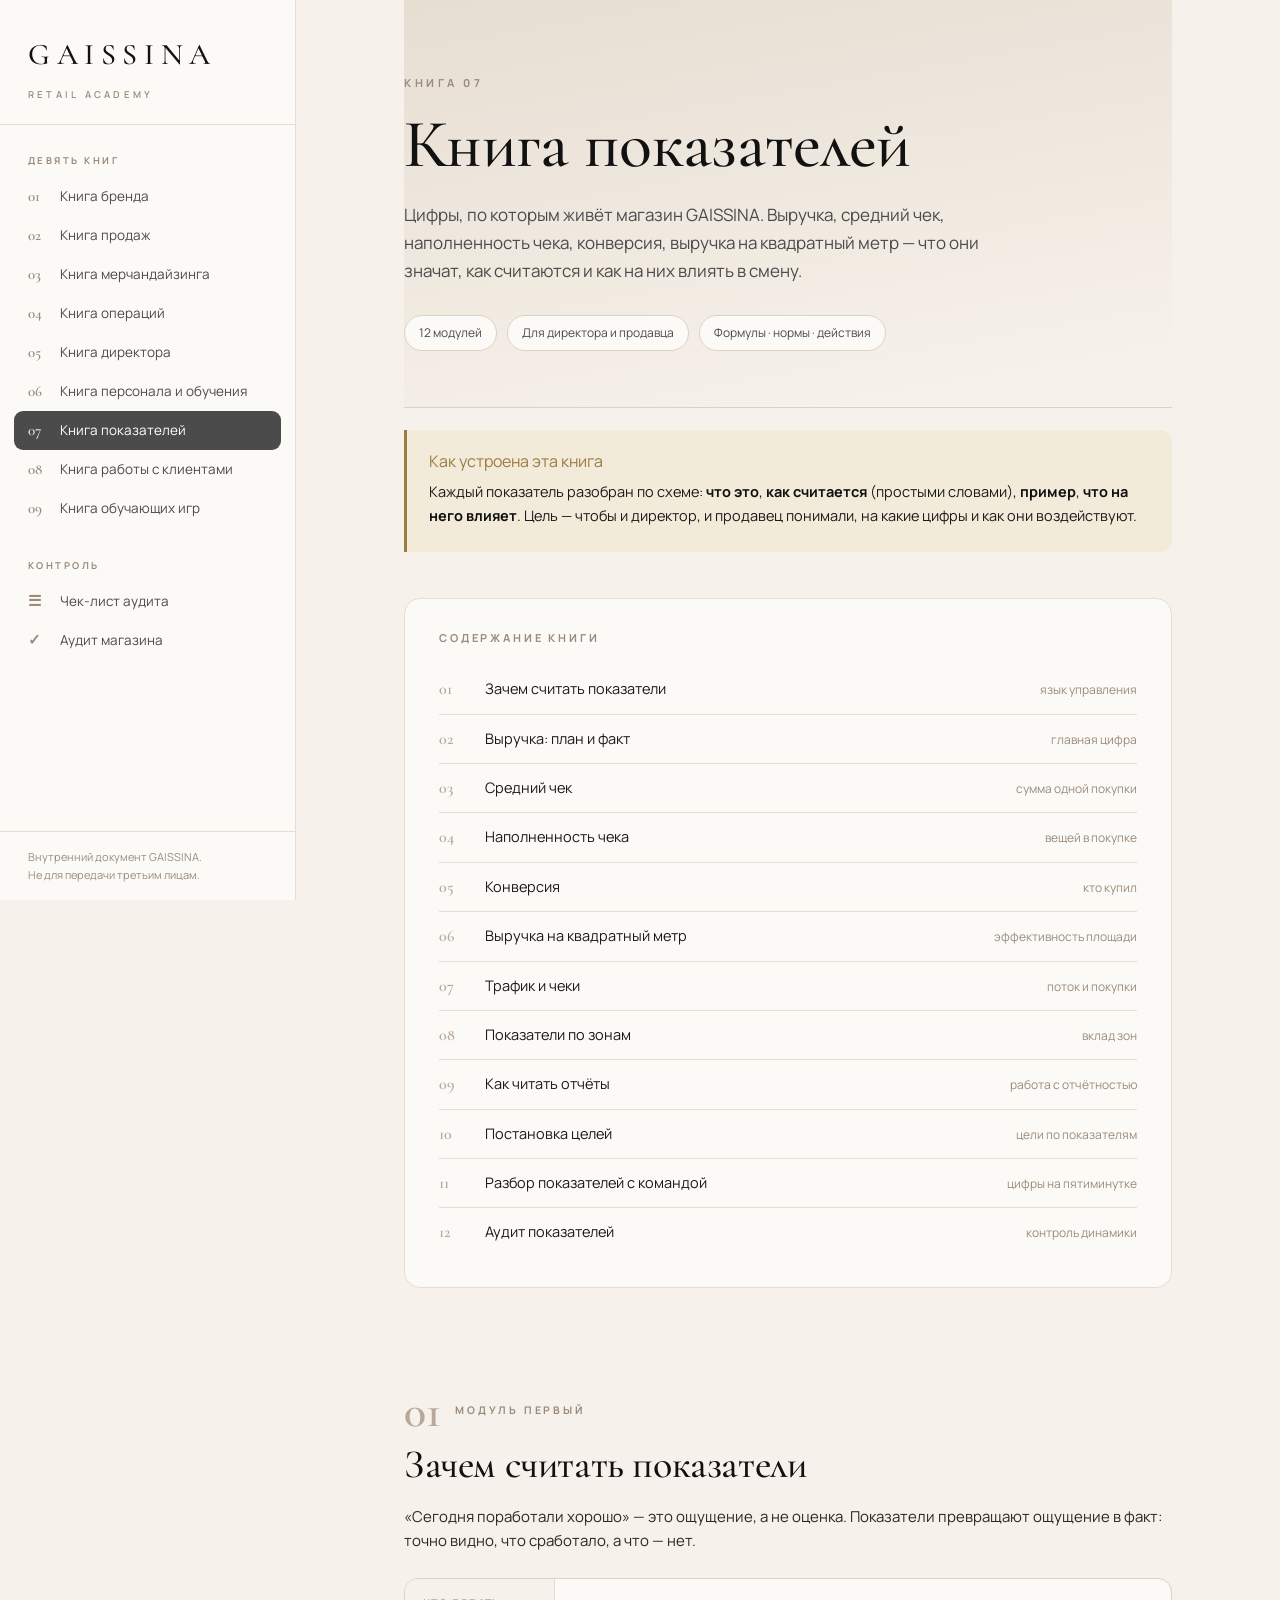
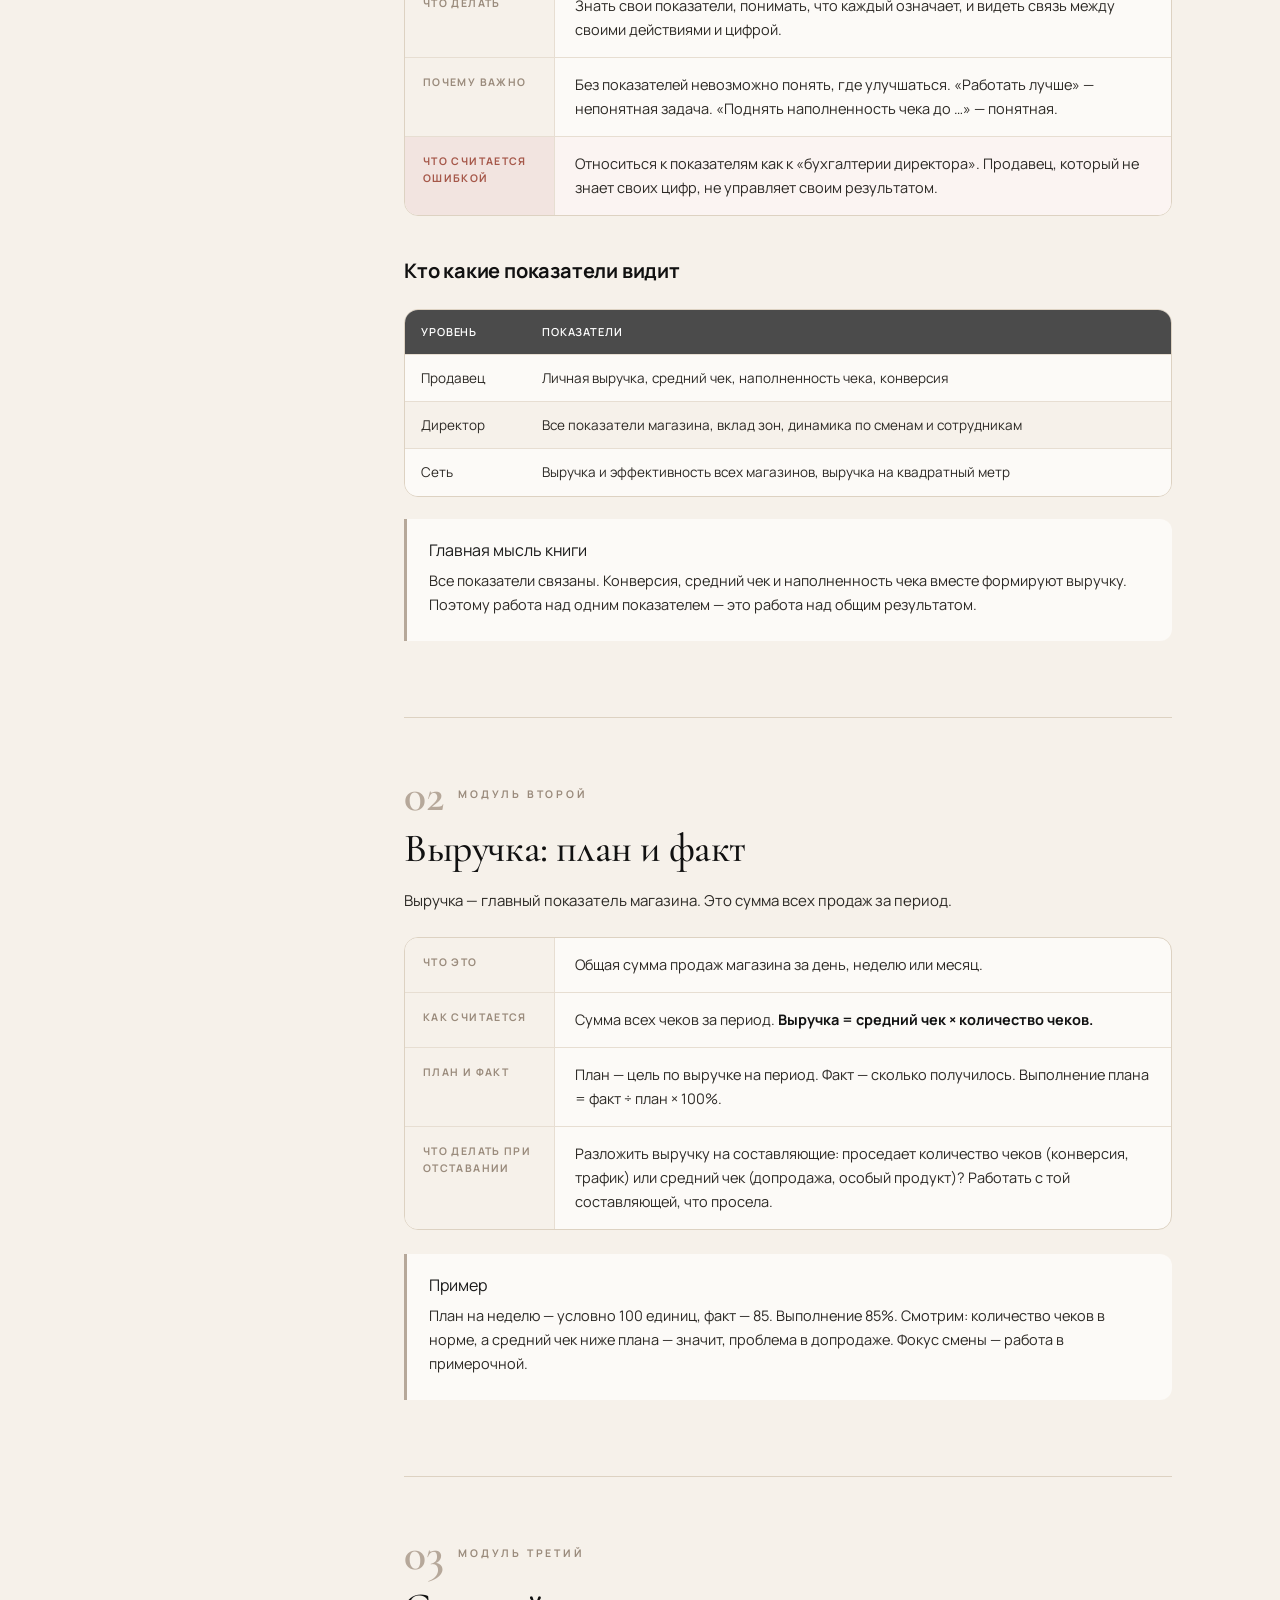
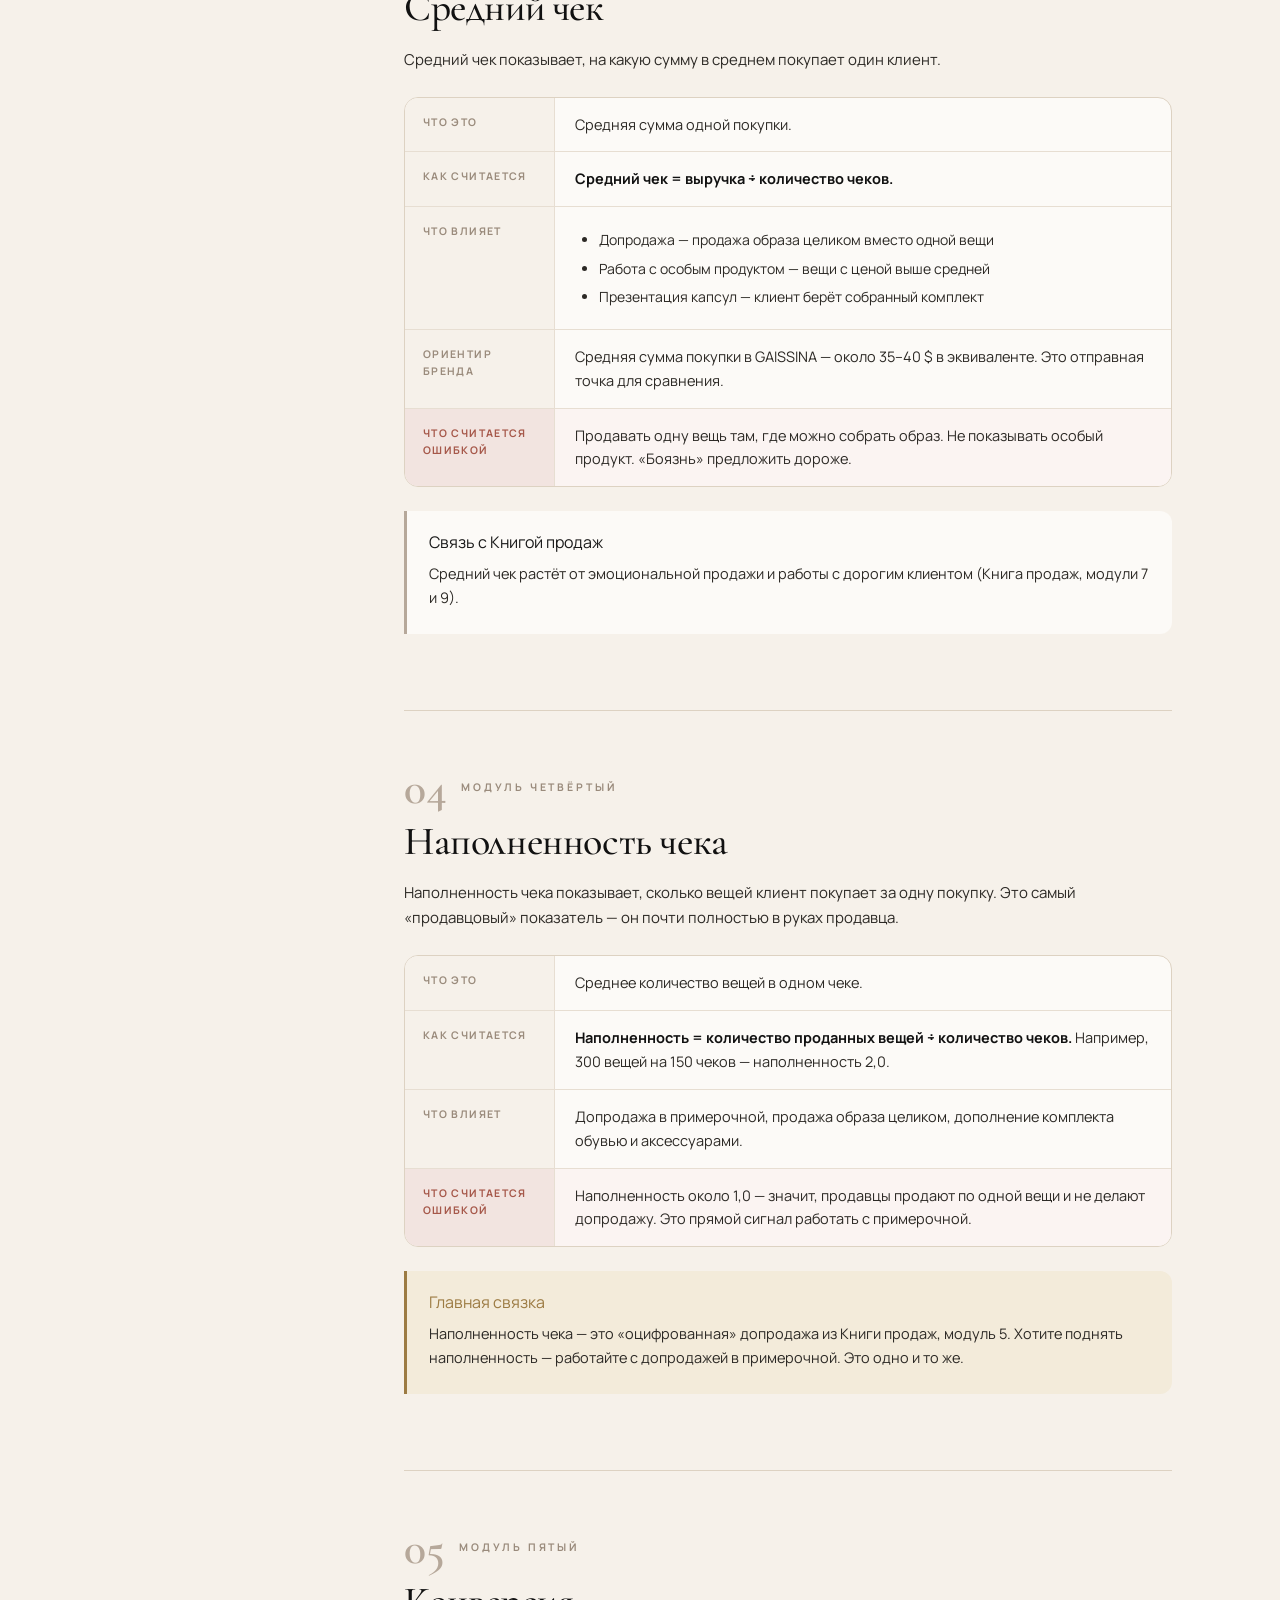
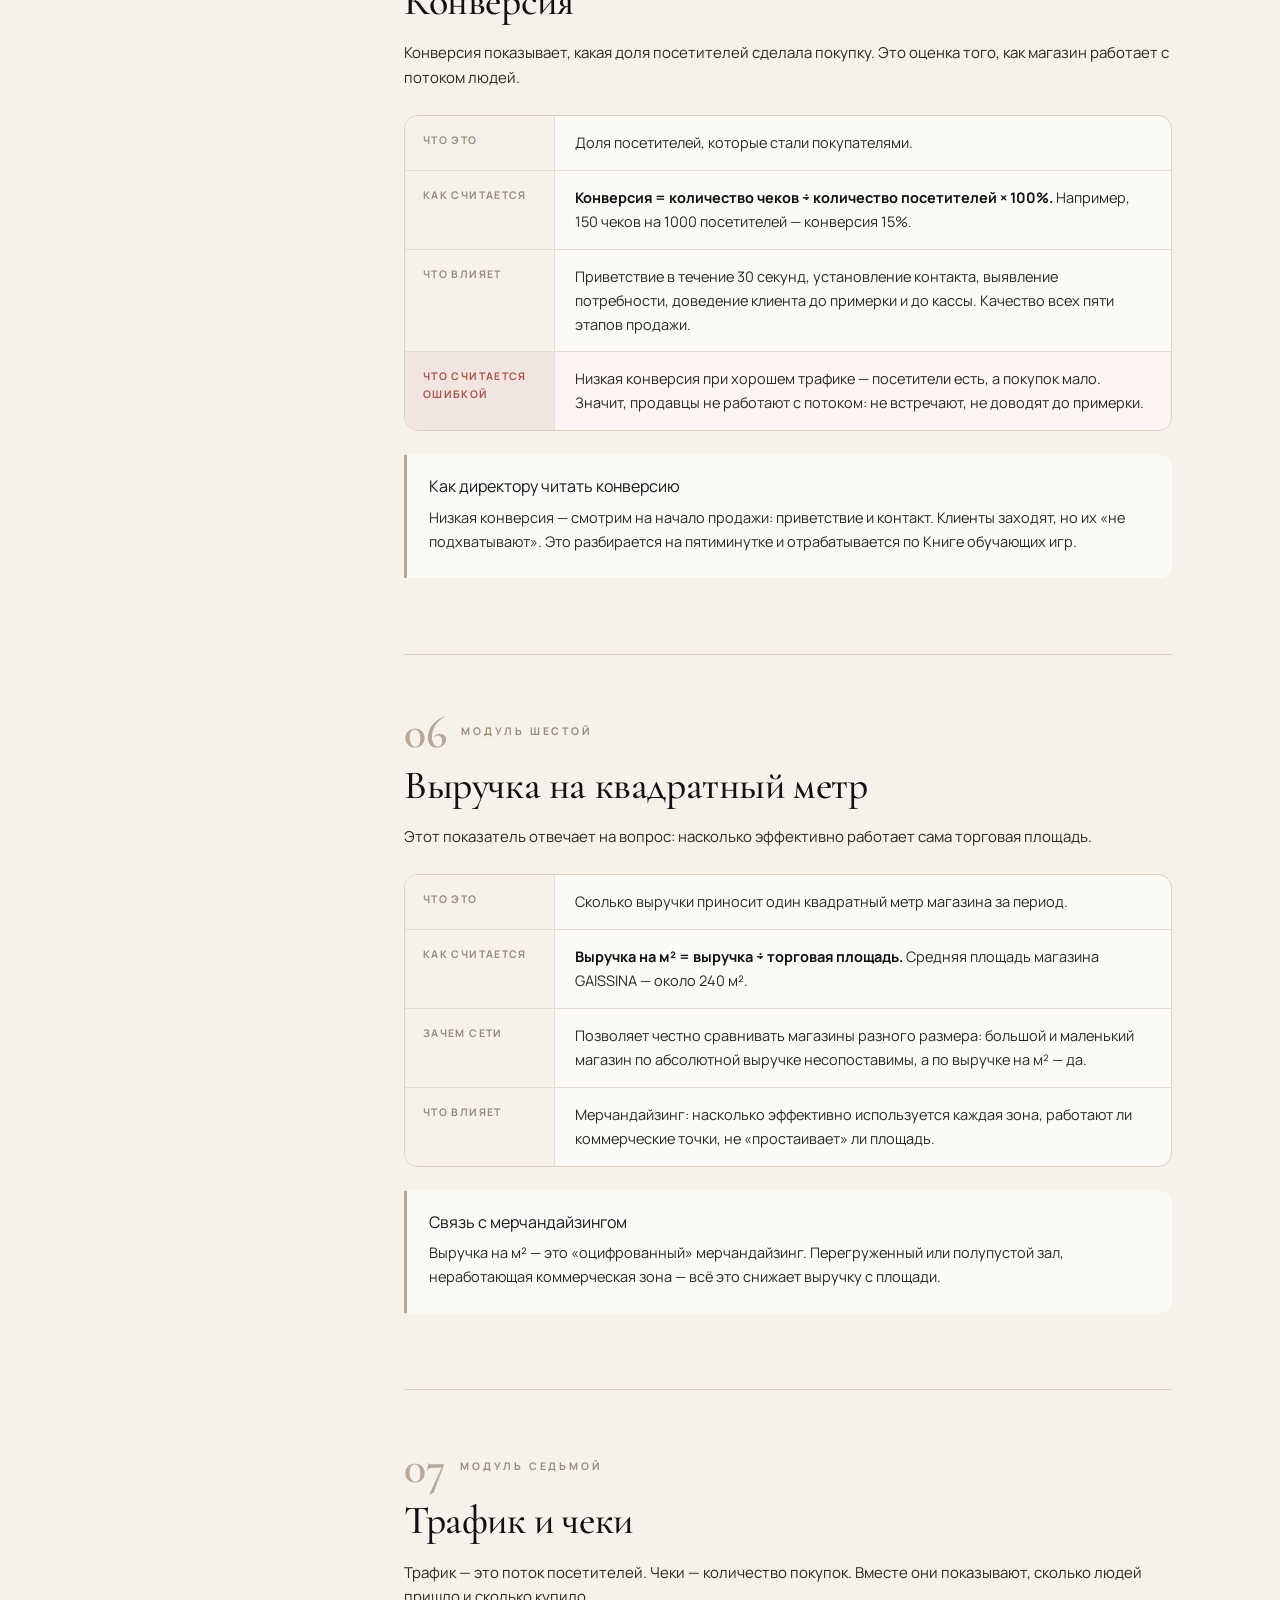
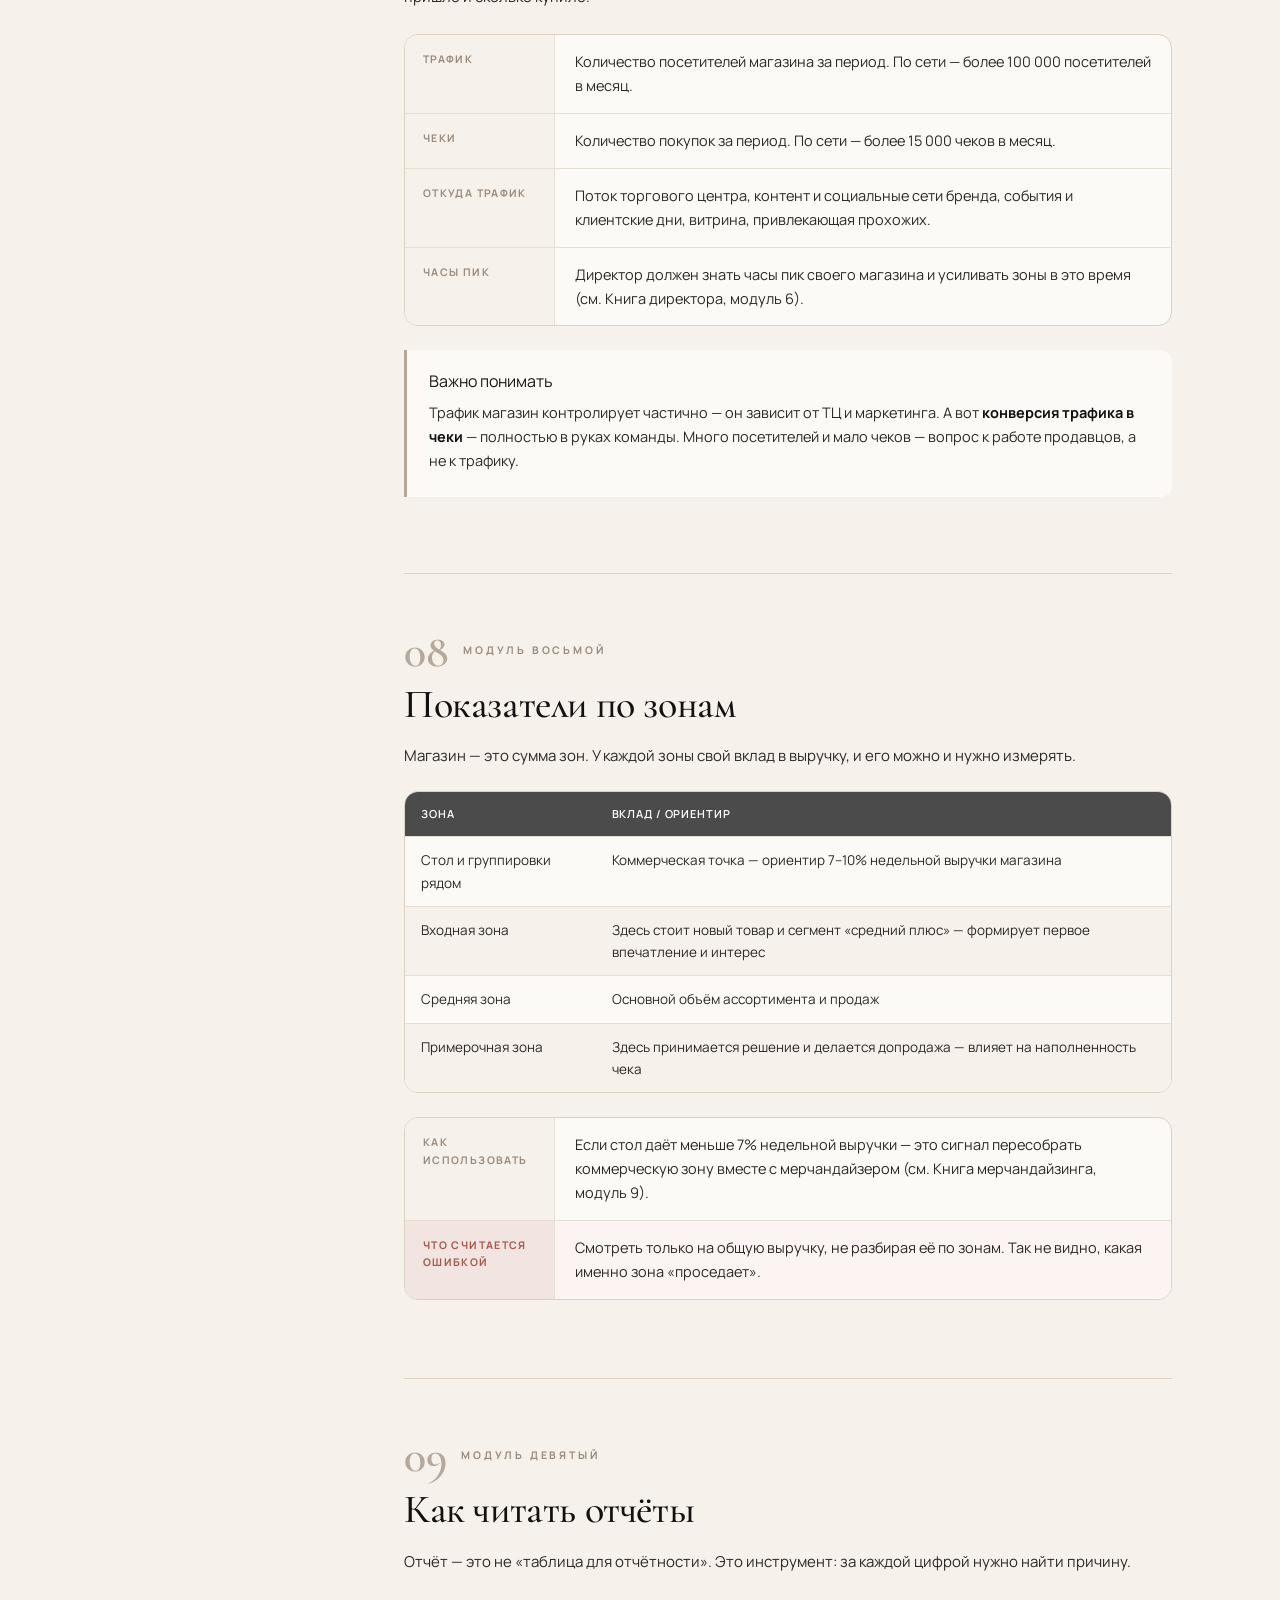
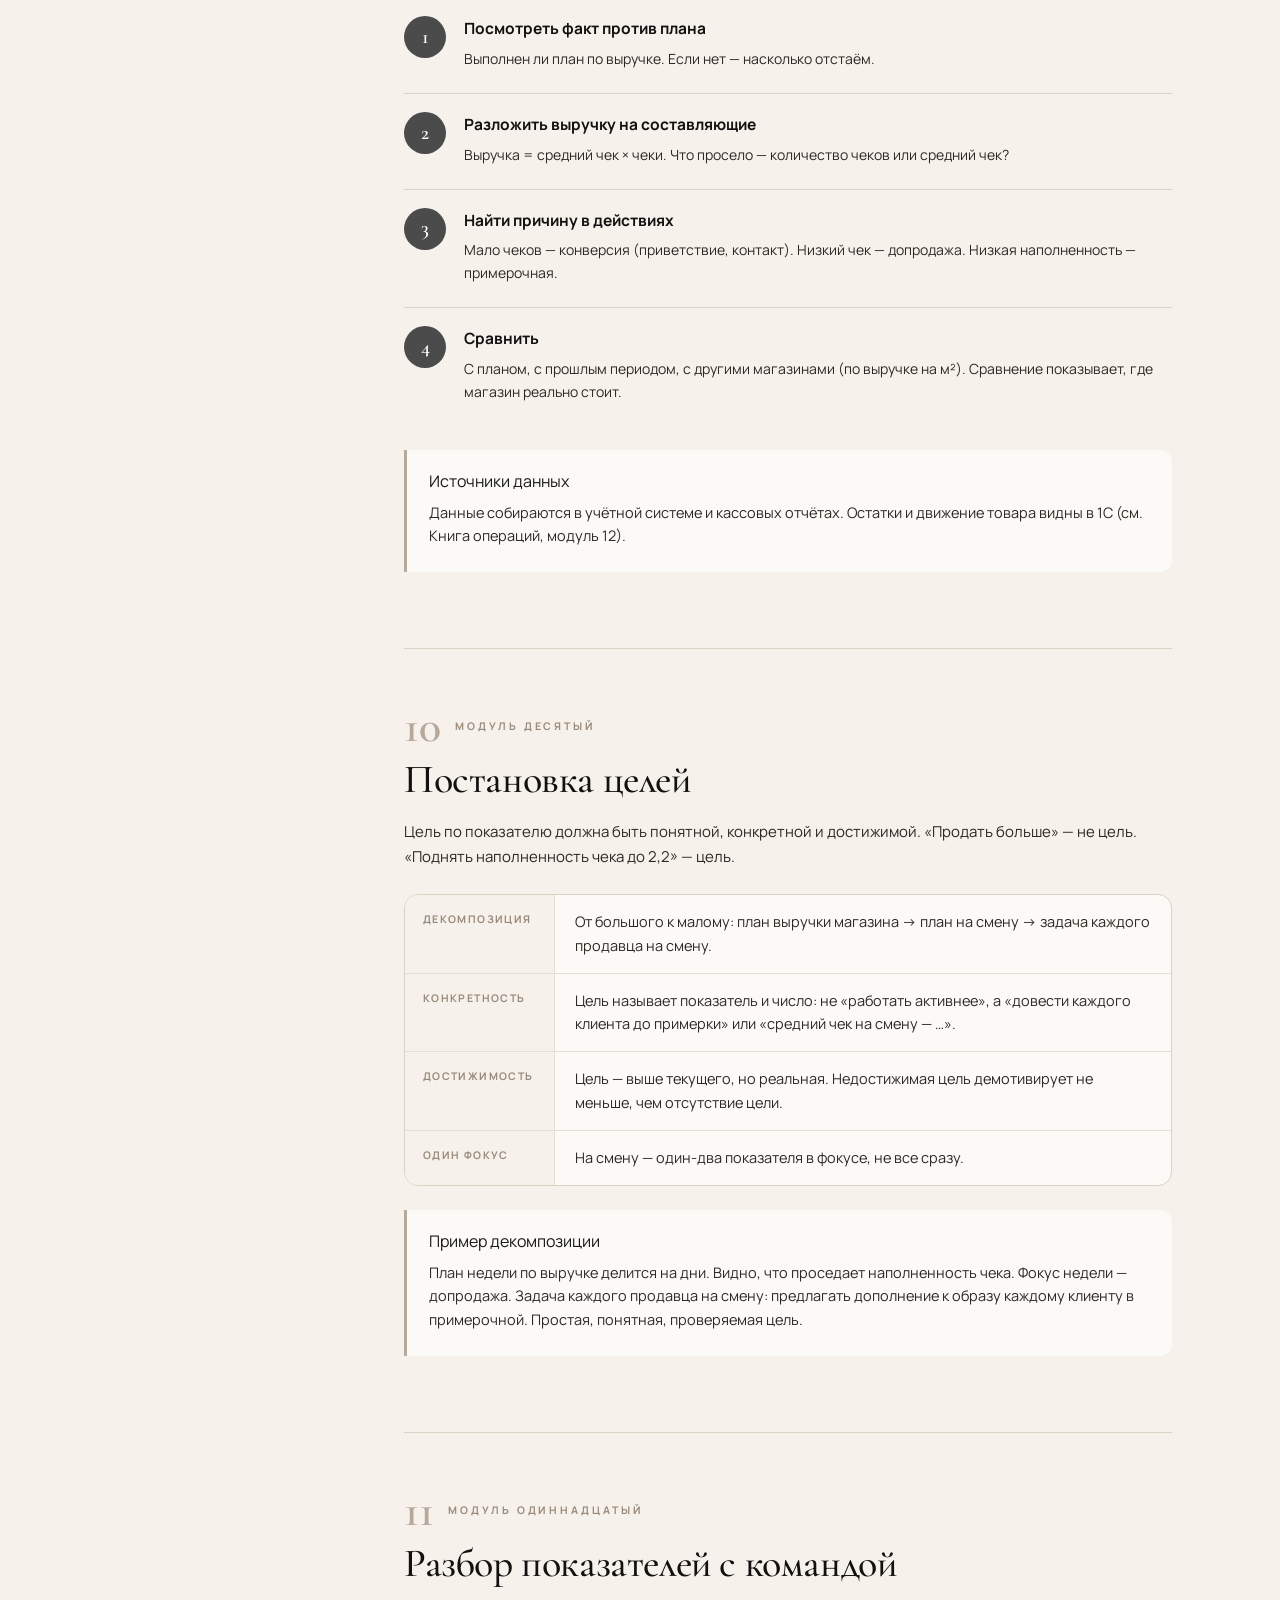
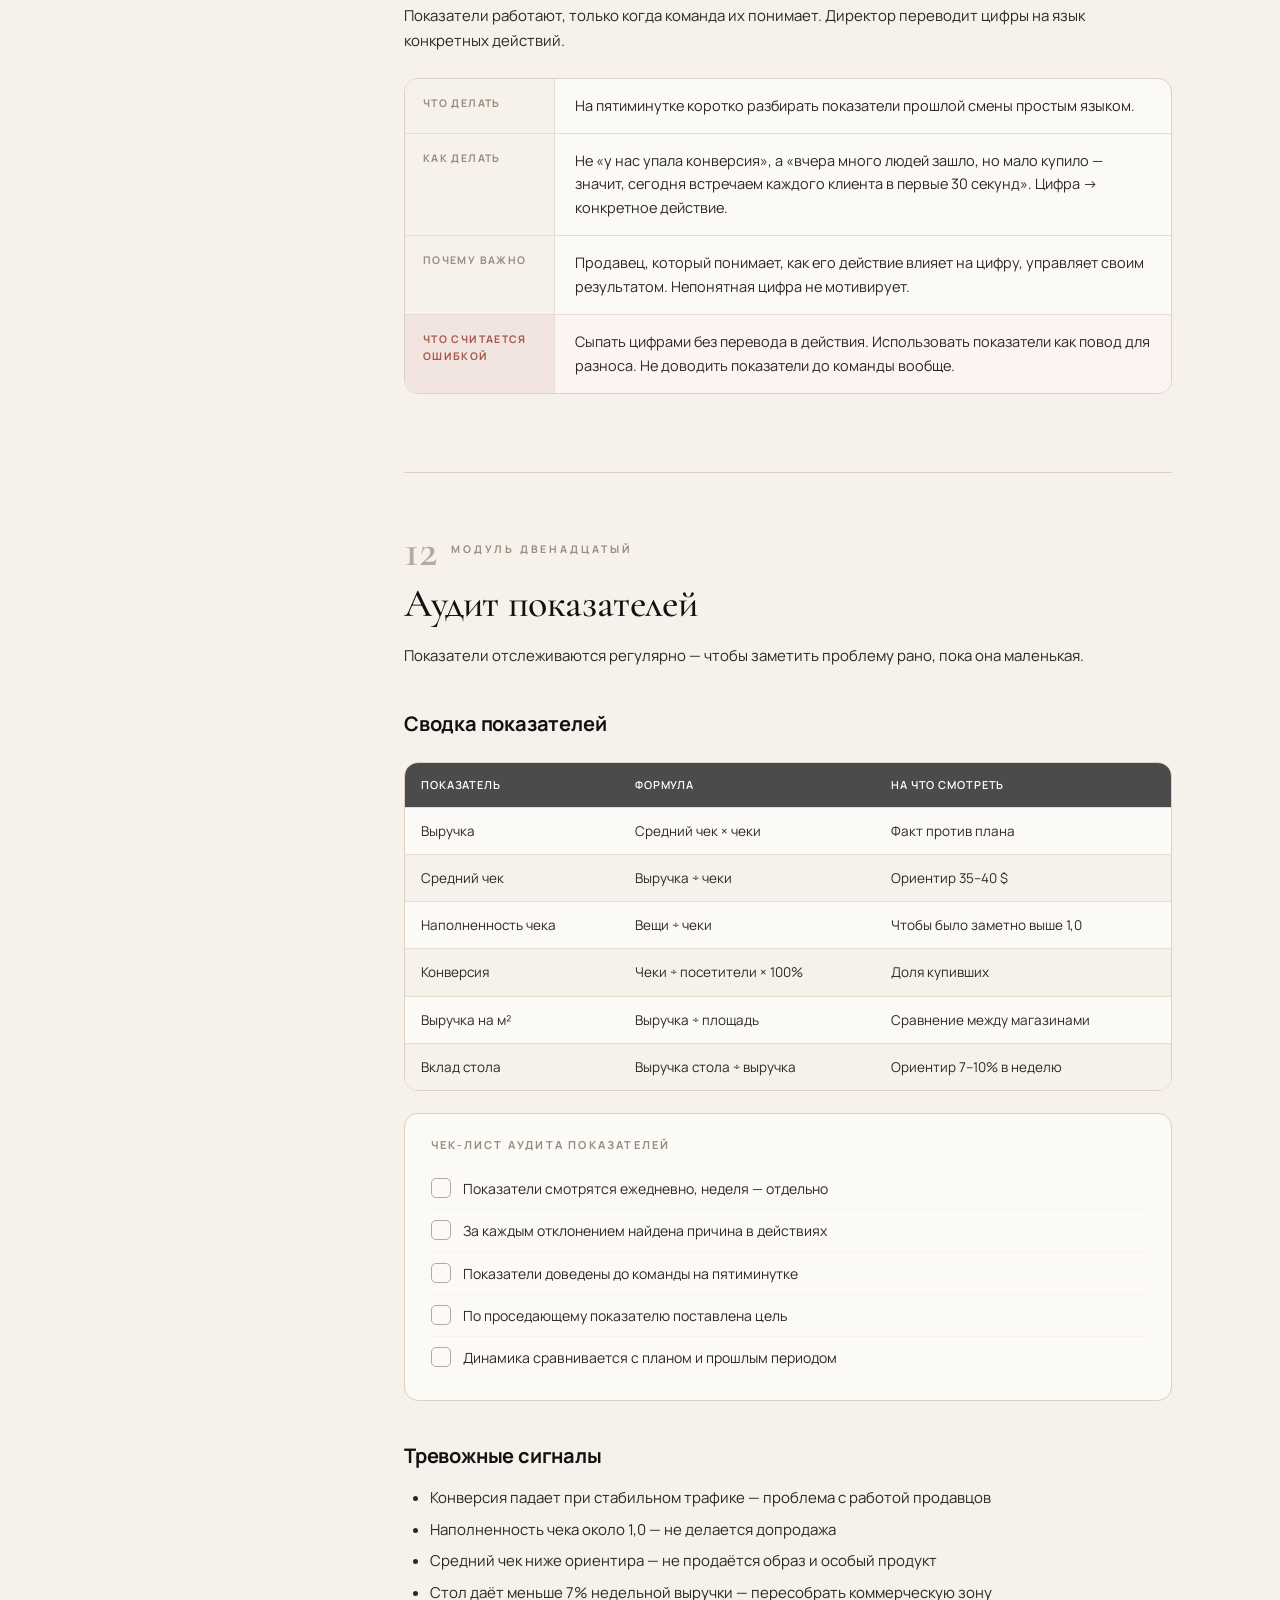
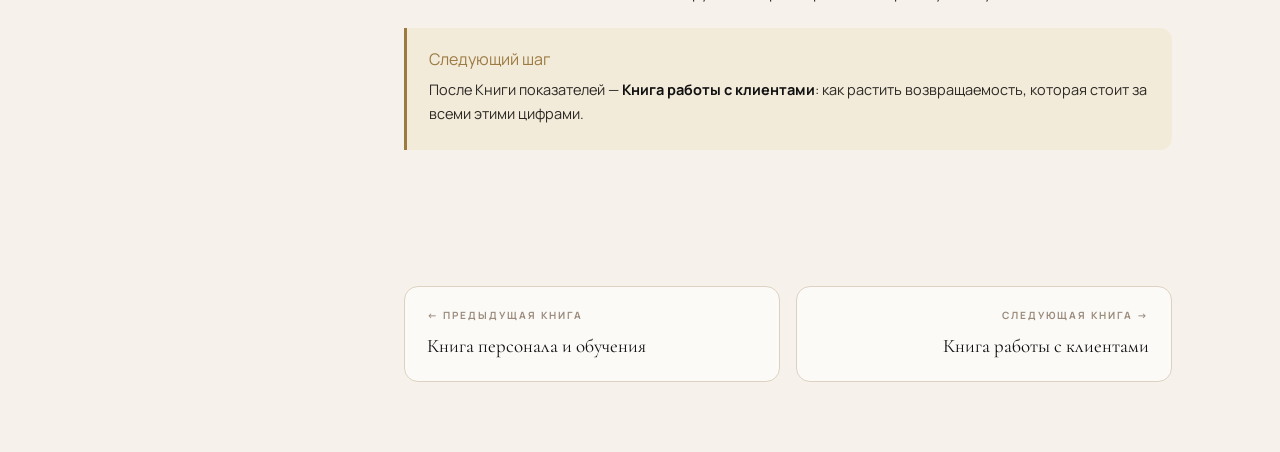
<file: books/07-kpi-book.html>
<!DOCTYPE html>
<html lang="ru">
<head>
<meta charset="UTF-8">
<meta name="viewport" content="width=device-width, initial-scale=1">
<meta name="robots" content="noindex, nofollow">
<title>Книга показателей · GAISSINA Retail Academy</title>
<link rel="stylesheet" href="../assets/style.css">
</head>
<body data-book="07">
<div class="progress"><span></span></div>
<button class="menu-btn" aria-label="Меню"><span></span></button>
<div class="scrim"></div>
<aside class="sidebar" id="sidebar"></aside>

<main class="content">
<div class="wrap">

  <header class="book-head">
    <div class="book-kicker">Книга 07</div>
    <h1 class="book-title">Книга показателей</h1>
    <p class="book-lead">
      Цифры, по которым живёт магазин GAISSINA. Выручка, средний чек,
      наполненность чека, конверсия, выручка на квадратный метр — что они
      значат, как считаются и как на них влиять в смену.
    </p>
    <div class="book-meta">
      <span class="pill">12 модулей</span>
      <span class="pill">Для директора и продавца</span>
      <span class="pill">Формулы · нормы · действия</span>
    </div>
  </header>

  <div class="callout rule">
    <div class="co-h">Как устроена эта книга</div>
    <p>
      Каждый показатель разобран по схеме: <strong>что это</strong>,
      <strong>как считается</strong> (простыми словами), <strong>пример</strong>,
      <strong>что на него влияет</strong>. Цель — чтобы и директор, и продавец
      понимали, на какие цифры и как они воздействуют.
    </p>
  </div>

  <nav class="toc">
    <h3>Содержание книги</h3>
    <ol>
      <li><a href="#m1"><span class="t">Зачем считать показатели</span><span class="d">язык управления</span></a></li>
      <li><a href="#m2"><span class="t">Выручка: план и факт</span><span class="d">главная цифра</span></a></li>
      <li><a href="#m3"><span class="t">Средний чек</span><span class="d">сумма одной покупки</span></a></li>
      <li><a href="#m4"><span class="t">Наполненность чека</span><span class="d">вещей в покупке</span></a></li>
      <li><a href="#m5"><span class="t">Конверсия</span><span class="d">кто купил</span></a></li>
      <li><a href="#m6"><span class="t">Выручка на квадратный метр</span><span class="d">эффективность площади</span></a></li>
      <li><a href="#m7"><span class="t">Трафик и чеки</span><span class="d">поток и покупки</span></a></li>
      <li><a href="#m8"><span class="t">Показатели по зонам</span><span class="d">вклад зон</span></a></li>
      <li><a href="#m9"><span class="t">Как читать отчёты</span><span class="d">работа с отчётностью</span></a></li>
      <li><a href="#m10"><span class="t">Постановка целей</span><span class="d">цели по показателям</span></a></li>
      <li><a href="#m11"><span class="t">Разбор показателей с командой</span><span class="d">цифры на пятиминутке</span></a></li>
      <li><a href="#m12"><span class="t">Аудит показателей</span><span class="d">контроль динамики</span></a></li>
    </ol>
  </nav>

  <!-- ============ МОДУЛЬ 1 ============ -->
  <section class="module" id="m1">
    <div class="module-tag"><span class="num">01</span><span class="lbl">Модуль первый</span></div>
    <h2 class="module-title">Зачем считать показатели</h2>
    <p class="module-intro lead-p">
      «Сегодня поработали хорошо» — это ощущение, а не оценка. Показатели
      превращают ощущение в факт: точно видно, что сработало, а что — нет.
    </p>

    <div class="spec">
      <div class="spec-row">
        <div class="spec-key">Что делать</div>
        <div class="spec-val">Знать свои показатели, понимать, что каждый означает, и видеть связь между своими действиями и цифрой.</div>
      </div>
      <div class="spec-row">
        <div class="spec-key">Почему важно</div>
        <div class="spec-val">Без показателей невозможно понять, где улучшаться. «Работать лучше» — непонятная задача. «Поднять наполненность чека до …» — понятная.</div>
      </div>
      <div class="spec-row err">
        <div class="spec-key">Что считается ошибкой</div>
        <div class="spec-val">Относиться к показателям как к «бухгалтерии директора». Продавец, который не знает своих цифр, не управляет своим результатом.</div>
      </div>
    </div>

    <h3 class="sec">Кто какие показатели видит</h3>
    <div class="tbl-wrap">
      <table>
        <thead><tr><th>Уровень</th><th>Показатели</th></tr></thead>
        <tbody>
          <tr><td>Продавец</td><td>Личная выручка, средний чек, наполненность чека, конверсия</td></tr>
          <tr><td>Директор</td><td>Все показатели магазина, вклад зон, динамика по сменам и сотрудникам</td></tr>
          <tr><td>Сеть</td><td>Выручка и эффективность всех магазинов, выручка на квадратный метр</td></tr>
        </tbody>
      </table>
    </div>

    <div class="callout">
      <div class="co-h">Главная мысль книги</div>
      <p>
        Все показатели связаны. Конверсия, средний чек и наполненность чека
        вместе формируют выручку. Поэтому работа над одним показателем — это
        работа над общим результатом.
      </p>
    </div>
  </section>

  <!-- ============ МОДУЛЬ 2 ============ -->
  <section class="module" id="m2">
    <div class="module-tag"><span class="num">02</span><span class="lbl">Модуль второй</span></div>
    <h2 class="module-title">Выручка: план и факт</h2>
    <p class="module-intro lead-p">
      Выручка — главный показатель магазина. Это сумма всех продаж за период.
    </p>

    <div class="spec">
      <div class="spec-row">
        <div class="spec-key">Что это</div>
        <div class="spec-val">Общая сумма продаж магазина за день, неделю или месяц.</div>
      </div>
      <div class="spec-row">
        <div class="spec-key">Как считается</div>
        <div class="spec-val">Сумма всех чеков за период. <strong>Выручка = средний чек × количество чеков.</strong></div>
      </div>
      <div class="spec-row">
        <div class="spec-key">План и факт</div>
        <div class="spec-val">План — цель по выручке на период. Факт — сколько получилось. Выполнение плана = факт ÷ план × 100%.</div>
      </div>
      <div class="spec-row">
        <div class="spec-key">Что делать при отставании</div>
        <div class="spec-val">Разложить выручку на составляющие: проседает количество чеков (конверсия, трафик) или средний чек (допродажа, особый продукт)? Работать с той составляющей, что просела.</div>
      </div>
    </div>

    <div class="callout">
      <div class="co-h">Пример</div>
      <p>
        План на неделю — условно 100 единиц, факт — 85. Выполнение 85%.
        Смотрим: количество чеков в норме, а средний чек ниже плана — значит,
        проблема в допродаже. Фокус смены — работа в примерочной.
      </p>
    </div>
  </section>

  <!-- ============ МОДУЛЬ 3 ============ -->
  <section class="module" id="m3">
    <div class="module-tag"><span class="num">03</span><span class="lbl">Модуль третий</span></div>
    <h2 class="module-title">Средний чек</h2>
    <p class="module-intro lead-p">
      Средний чек показывает, на какую сумму в среднем покупает один клиент.
    </p>

    <div class="spec">
      <div class="spec-row">
        <div class="spec-key">Что это</div>
        <div class="spec-val">Средняя сумма одной покупки.</div>
      </div>
      <div class="spec-row">
        <div class="spec-key">Как считается</div>
        <div class="spec-val"><strong>Средний чек = выручка ÷ количество чеков.</strong></div>
      </div>
      <div class="spec-row">
        <div class="spec-key">Что влияет</div>
        <div class="spec-val">
          <ul>
            <li>Допродажа — продажа образа целиком вместо одной вещи</li>
            <li>Работа с особым продуктом — вещи с ценой выше средней</li>
            <li>Презентация капсул — клиент берёт собранный комплект</li>
          </ul>
        </div>
      </div>
      <div class="spec-row">
        <div class="spec-key">Ориентир бренда</div>
        <div class="spec-val">Средняя сумма покупки в GAISSINA — около 35–40 $ в эквиваленте. Это отправная точка для сравнения.</div>
      </div>
      <div class="spec-row err">
        <div class="spec-key">Что считается ошибкой</div>
        <div class="spec-val">Продавать одну вещь там, где можно собрать образ. Не показывать особый продукт. «Боязнь» предложить дороже.</div>
      </div>
    </div>

    <div class="callout">
      <div class="co-h">Связь с Книгой продаж</div>
      <p>
        Средний чек растёт от эмоциональной продажи и работы с дорогим клиентом
        (Книга продаж, модули 7 и 9).
      </p>
    </div>
  </section>

  <!-- ============ МОДУЛЬ 4 ============ -->
  <section class="module" id="m4">
    <div class="module-tag"><span class="num">04</span><span class="lbl">Модуль четвёртый</span></div>
    <h2 class="module-title">Наполненность чека</h2>
    <p class="module-intro lead-p">
      Наполненность чека показывает, сколько вещей клиент покупает за одну
      покупку. Это самый «продавцовый» показатель — он почти полностью в руках
      продавца.
    </p>

    <div class="spec">
      <div class="spec-row">
        <div class="spec-key">Что это</div>
        <div class="spec-val">Среднее количество вещей в одном чеке.</div>
      </div>
      <div class="spec-row">
        <div class="spec-key">Как считается</div>
        <div class="spec-val"><strong>Наполненность = количество проданных вещей ÷ количество чеков.</strong> Например, 300 вещей на 150 чеков — наполненность 2,0.</div>
      </div>
      <div class="spec-row">
        <div class="spec-key">Что влияет</div>
        <div class="spec-val">Допродажа в примерочной, продажа образа целиком, дополнение комплекта обувью и аксессуарами.</div>
      </div>
      <div class="spec-row err">
        <div class="spec-key">Что считается ошибкой</div>
        <div class="spec-val">Наполненность около 1,0 — значит, продавцы продают по одной вещи и не делают допродажу. Это прямой сигнал работать с примерочной.</div>
      </div>
    </div>

    <div class="callout rule">
      <div class="co-h">Главная связка</div>
      <p>
        Наполненность чека — это «оцифрованная» допродажа из Книги продаж,
        модуль 5. Хотите поднять наполненность — работайте с допродажей в
        примерочной. Это одно и то же.
      </p>
    </div>
  </section>

  <!-- ============ МОДУЛЬ 5 ============ -->
  <section class="module" id="m5">
    <div class="module-tag"><span class="num">05</span><span class="lbl">Модуль пятый</span></div>
    <h2 class="module-title">Конверсия</h2>
    <p class="module-intro lead-p">
      Конверсия показывает, какая доля посетителей сделала покупку. Это оценка
      того, как магазин работает с потоком людей.
    </p>

    <div class="spec">
      <div class="spec-row">
        <div class="spec-key">Что это</div>
        <div class="spec-val">Доля посетителей, которые стали покупателями.</div>
      </div>
      <div class="spec-row">
        <div class="spec-key">Как считается</div>
        <div class="spec-val"><strong>Конверсия = количество чеков ÷ количество посетителей × 100%.</strong> Например, 150 чеков на 1000 посетителей — конверсия 15%.</div>
      </div>
      <div class="spec-row">
        <div class="spec-key">Что влияет</div>
        <div class="spec-val">Приветствие в течение 30 секунд, установление контакта, выявление потребности, доведение клиента до примерки и до кассы. Качество всех пяти этапов продажи.</div>
      </div>
      <div class="spec-row err">
        <div class="spec-key">Что считается ошибкой</div>
        <div class="spec-val">Низкая конверсия при хорошем трафике — посетители есть, а покупок мало. Значит, продавцы не работают с потоком: не встречают, не доводят до примерки.</div>
      </div>
    </div>

    <div class="callout">
      <div class="co-h">Как директору читать конверсию</div>
      <p>
        Низкая конверсия — смотрим на начало продажи: приветствие и контакт.
        Клиенты заходят, но их «не подхватывают». Это разбирается на
        пятиминутке и отрабатывается по Книге обучающих игр.
      </p>
    </div>
  </section>

  <!-- ============ МОДУЛЬ 6 ============ -->
  <section class="module" id="m6">
    <div class="module-tag"><span class="num">06</span><span class="lbl">Модуль шестой</span></div>
    <h2 class="module-title">Выручка на квадратный метр</h2>
    <p class="module-intro lead-p">
      Этот показатель отвечает на вопрос: насколько эффективно работает сама
      торговая площадь.
    </p>

    <div class="spec">
      <div class="spec-row">
        <div class="spec-key">Что это</div>
        <div class="spec-val">Сколько выручки приносит один квадратный метр магазина за период.</div>
      </div>
      <div class="spec-row">
        <div class="spec-key">Как считается</div>
        <div class="spec-val"><strong>Выручка на м² = выручка ÷ торговая площадь.</strong> Средняя площадь магазина GAISSINA — около 240 м².</div>
      </div>
      <div class="spec-row">
        <div class="spec-key">Зачем сети</div>
        <div class="spec-val">Позволяет честно сравнивать магазины разного размера: большой и маленький магазин по абсолютной выручке несопоставимы, а по выручке на м² — да.</div>
      </div>
      <div class="spec-row">
        <div class="spec-key">Что влияет</div>
        <div class="spec-val">Мерчандайзинг: насколько эффективно используется каждая зона, работают ли коммерческие точки, не «простаивает» ли площадь.</div>
      </div>
    </div>

    <div class="callout">
      <div class="co-h">Связь с мерчандайзингом</div>
      <p>
        Выручка на м² — это «оцифрованный» мерчандайзинг. Перегруженный или
        полупустой зал, неработающая коммерческая зона — всё это снижает
        выручку с площади.
      </p>
    </div>
  </section>

  <!-- ============ МОДУЛЬ 7 ============ -->
  <section class="module" id="m7">
    <div class="module-tag"><span class="num">07</span><span class="lbl">Модуль седьмой</span></div>
    <h2 class="module-title">Трафик и чеки</h2>
    <p class="module-intro lead-p">
      Трафик — это поток посетителей. Чеки — количество покупок. Вместе они
      показывают, сколько людей пришло и сколько купило.
    </p>

    <div class="spec">
      <div class="spec-row">
        <div class="spec-key">Трафик</div>
        <div class="spec-val">Количество посетителей магазина за период. По сети — более 100 000 посетителей в месяц.</div>
      </div>
      <div class="spec-row">
        <div class="spec-key">Чеки</div>
        <div class="spec-val">Количество покупок за период. По сети — более 15 000 чеков в месяц.</div>
      </div>
      <div class="spec-row">
        <div class="spec-key">Откуда трафик</div>
        <div class="spec-val">Поток торгового центра, контент и социальные сети бренда, события и клиентские дни, витрина, привлекающая прохожих.</div>
      </div>
      <div class="spec-row">
        <div class="spec-key">Часы пик</div>
        <div class="spec-val">Директор должен знать часы пик своего магазина и усиливать зоны в это время (см. Книга директора, модуль 6).</div>
      </div>
    </div>

    <div class="callout">
      <div class="co-h">Важно понимать</div>
      <p>
        Трафик магазин контролирует частично — он зависит от ТЦ и маркетинга.
        А вот <strong>конверсия трафика в чеки</strong> — полностью в руках
        команды. Много посетителей и мало чеков — вопрос к работе продавцов,
        а не к трафику.
      </p>
    </div>
  </section>

  <!-- ============ МОДУЛЬ 8 ============ -->
  <section class="module" id="m8">
    <div class="module-tag"><span class="num">08</span><span class="lbl">Модуль восьмой</span></div>
    <h2 class="module-title">Показатели по зонам</h2>
    <p class="module-intro lead-p">
      Магазин — это сумма зон. У каждой зоны свой вклад в выручку, и его можно
      и нужно измерять.
    </p>

    <div class="tbl-wrap">
      <table>
        <thead><tr><th>Зона</th><th>Вклад / ориентир</th></tr></thead>
        <tbody>
          <tr><td>Стол и группировки рядом</td><td>Коммерческая точка — ориентир 7–10% недельной выручки магазина</td></tr>
          <tr><td>Входная зона</td><td>Здесь стоит новый товар и сегмент «средний плюс» — формирует первое впечатление и интерес</td></tr>
          <tr><td>Средняя зона</td><td>Основной объём ассортимента и продаж</td></tr>
          <tr><td>Примерочная зона</td><td>Здесь принимается решение и делается допродажа — влияет на наполненность чека</td></tr>
        </tbody>
      </table>
    </div>

    <div class="spec">
      <div class="spec-row">
        <div class="spec-key">Как использовать</div>
        <div class="spec-val">Если стол даёт меньше 7% недельной выручки — это сигнал пересобрать коммерческую зону вместе с мерчандайзером (см. Книга мерчандайзинга, модуль 9).</div>
      </div>
      <div class="spec-row err">
        <div class="spec-key">Что считается ошибкой</div>
        <div class="spec-val">Смотреть только на общую выручку, не разбирая её по зонам. Так не видно, какая именно зона «проседает».</div>
      </div>
    </div>
  </section>

  <!-- ============ МОДУЛЬ 9 ============ -->
  <section class="module" id="m9">
    <div class="module-tag"><span class="num">09</span><span class="lbl">Модуль девятый</span></div>
    <h2 class="module-title">Как читать отчёты</h2>
    <p class="module-intro lead-p">
      Отчёт — это не «таблица для отчётности». Это инструмент: за каждой цифрой
      нужно найти причину.
    </p>

    <div class="steps">
      <div class="step"><div class="step-n"></div><div class="step-b">
        <div class="step-t">Посмотреть факт против плана</div>
        <p>Выполнен ли план по выручке. Если нет — насколько отстаём.</p>
      </div></div>
      <div class="step"><div class="step-n"></div><div class="step-b">
        <div class="step-t">Разложить выручку на составляющие</div>
        <p>Выручка = средний чек × чеки. Что просело — количество чеков или средний чек?</p>
      </div></div>
      <div class="step"><div class="step-n"></div><div class="step-b">
        <div class="step-t">Найти причину в действиях</div>
        <p>Мало чеков — конверсия (приветствие, контакт). Низкий чек — допродажа. Низкая наполненность — примерочная.</p>
      </div></div>
      <div class="step"><div class="step-n"></div><div class="step-b">
        <div class="step-t">Сравнить</div>
        <p>С планом, с прошлым периодом, с другими магазинами (по выручке на м²). Сравнение показывает, где магазин реально стоит.</p>
      </div></div>
    </div>

    <div class="callout">
      <div class="co-h">Источники данных</div>
      <p>
        Данные собираются в учётной системе и кассовых отчётах. Остатки и
        движение товара видны в 1С (см. Книга операций, модуль 12).
      </p>
    </div>
  </section>

  <!-- ============ МОДУЛЬ 10 ============ -->
  <section class="module" id="m10">
    <div class="module-tag"><span class="num">10</span><span class="lbl">Модуль десятый</span></div>
    <h2 class="module-title">Постановка целей</h2>
    <p class="module-intro lead-p">
      Цель по показателю должна быть понятной, конкретной и достижимой. «Продать
      больше» — не цель. «Поднять наполненность чека до 2,2» — цель.
    </p>

    <div class="spec">
      <div class="spec-row">
        <div class="spec-key">Декомпозиция</div>
        <div class="spec-val">От большого к малому: план выручки магазина → план на смену → задача каждого продавца на смену.</div>
      </div>
      <div class="spec-row">
        <div class="spec-key">Конкретность</div>
        <div class="spec-val">Цель называет показатель и число: не «работать активнее», а «довести каждого клиента до примерки» или «средний чек на смену — …».</div>
      </div>
      <div class="spec-row">
        <div class="spec-key">Достижимость</div>
        <div class="spec-val">Цель — выше текущего, но реальная. Недостижимая цель демотивирует не меньше, чем отсутствие цели.</div>
      </div>
      <div class="spec-row">
        <div class="spec-key">Один фокус</div>
        <div class="spec-val">На смену — один-два показателя в фокусе, не все сразу.</div>
      </div>
    </div>

    <div class="callout">
      <div class="co-h">Пример декомпозиции</div>
      <p>
        План недели по выручке делится на дни. Видно, что проседает
        наполненность чека. Фокус недели — допродажа. Задача каждого продавца
        на смену: предлагать дополнение к образу каждому клиенту в примерочной.
        Простая, понятная, проверяемая цель.
      </p>
    </div>
  </section>

  <!-- ============ МОДУЛЬ 11 ============ -->
  <section class="module" id="m11">
    <div class="module-tag"><span class="num">11</span><span class="lbl">Модуль одиннадцатый</span></div>
    <h2 class="module-title">Разбор показателей с командой</h2>
    <p class="module-intro lead-p">
      Показатели работают, только когда команда их понимает. Директор переводит
      цифры на язык конкретных действий.
    </p>

    <div class="spec">
      <div class="spec-row">
        <div class="spec-key">Что делать</div>
        <div class="spec-val">На пятиминутке коротко разбирать показатели прошлой смены простым языком.</div>
      </div>
      <div class="spec-row">
        <div class="spec-key">Как делать</div>
        <div class="spec-val">Не «у нас упала конверсия», а «вчера много людей зашло, но мало купило — значит, сегодня встречаем каждого клиента в первые 30 секунд». Цифра → конкретное действие.</div>
      </div>
      <div class="spec-row">
        <div class="spec-key">Почему важно</div>
        <div class="spec-val">Продавец, который понимает, как его действие влияет на цифру, управляет своим результатом. Непонятная цифра не мотивирует.</div>
      </div>
      <div class="spec-row err">
        <div class="spec-key">Что считается ошибкой</div>
        <div class="spec-val">Сыпать цифрами без перевода в действия. Использовать показатели как повод для разноса. Не доводить показатели до команды вообще.</div>
      </div>
    </div>
  </section>

  <!-- ============ МОДУЛЬ 12 ============ -->
  <section class="module" id="m12">
    <div class="module-tag"><span class="num">12</span><span class="lbl">Модуль двенадцатый</span></div>
    <h2 class="module-title">Аудит показателей</h2>
    <p class="module-intro lead-p">
      Показатели отслеживаются регулярно — чтобы заметить проблему рано, пока
      она маленькая.
    </p>

    <h3 class="sec">Сводка показателей</h3>
    <div class="tbl-wrap">
      <table>
        <thead><tr><th>Показатель</th><th>Формула</th><th>На что смотреть</th></tr></thead>
        <tbody>
          <tr><td>Выручка</td><td>Средний чек × чеки</td><td>Факт против плана</td></tr>
          <tr><td>Средний чек</td><td>Выручка ÷ чеки</td><td>Ориентир 35–40 $</td></tr>
          <tr><td>Наполненность чека</td><td>Вещи ÷ чеки</td><td>Чтобы было заметно выше 1,0</td></tr>
          <tr><td>Конверсия</td><td>Чеки ÷ посетители × 100%</td><td>Доля купивших</td></tr>
          <tr><td>Выручка на м²</td><td>Выручка ÷ площадь</td><td>Сравнение между магазинами</td></tr>
          <tr><td>Вклад стола</td><td>Выручка стола ÷ выручка</td><td>Ориентир 7–10% в неделю</td></tr>
        </tbody>
      </table>
    </div>

    <div class="checklist">
      <div class="ttl">Чек-лист аудита показателей</div>
      <ul>
        <li>Показатели смотрятся ежедневно, неделя — отдельно</li>
        <li>За каждым отклонением найдена причина в действиях</li>
        <li>Показатели доведены до команды на пятиминутке</li>
        <li>По проседающему показателю поставлена цель</li>
        <li>Динамика сравнивается с планом и прошлым периодом</li>
      </ul>
    </div>

    <h3 class="sec">Тревожные сигналы</h3>
    <ul>
      <li>Конверсия падает при стабильном трафике — проблема с работой продавцов</li>
      <li>Наполненность чека около 1,0 — не делается допродажа</li>
      <li>Средний чек ниже ориентира — не продаётся образ и особый продукт</li>
      <li>Стол даёт меньше 7% недельной выручки — пересобрать коммерческую зону</li>
    </ul>

    <div class="callout rule">
      <div class="co-h">Следующий шаг</div>
      <p>
        После Книги показателей — <strong>Книга работы с клиентами</strong>:
        как растить возвращаемость, которая стоит за всеми этими цифрами.
      </p>
    </div>
  </section>

  <nav class="book-nav">
    <a class="prev" href="06-hr-training-book.html">
      <div class="bn-dir">← Предыдущая книга</div>
      <div class="bn-t">Книга персонала и обучения</div>
    </a>
    <a class="next" href="08-clienteling-book.html">
      <div class="bn-dir">Следующая книга →</div>
      <div class="bn-t">Книга работы с клиентами</div>
    </a>
  </nav>

</div>
</main>

<script src="../assets/academy.js"></script>
</body>
</html>
</file>
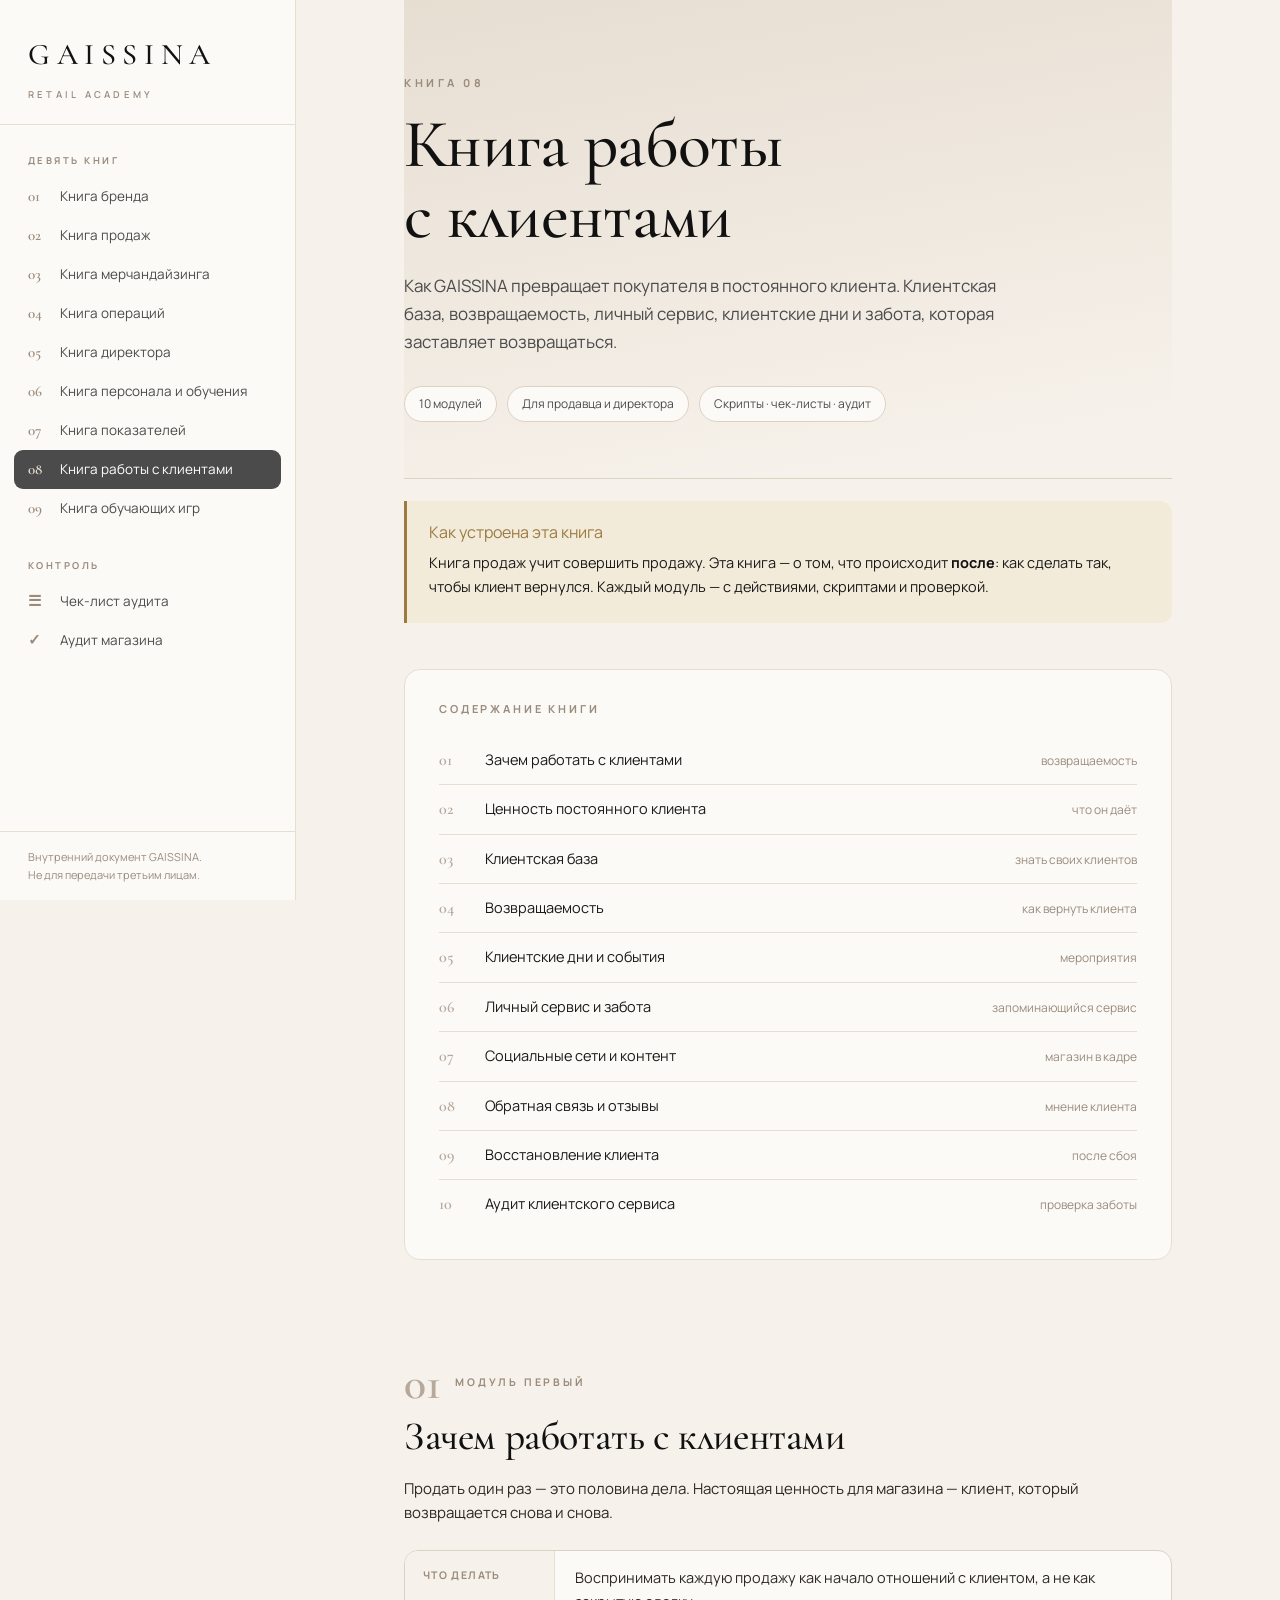
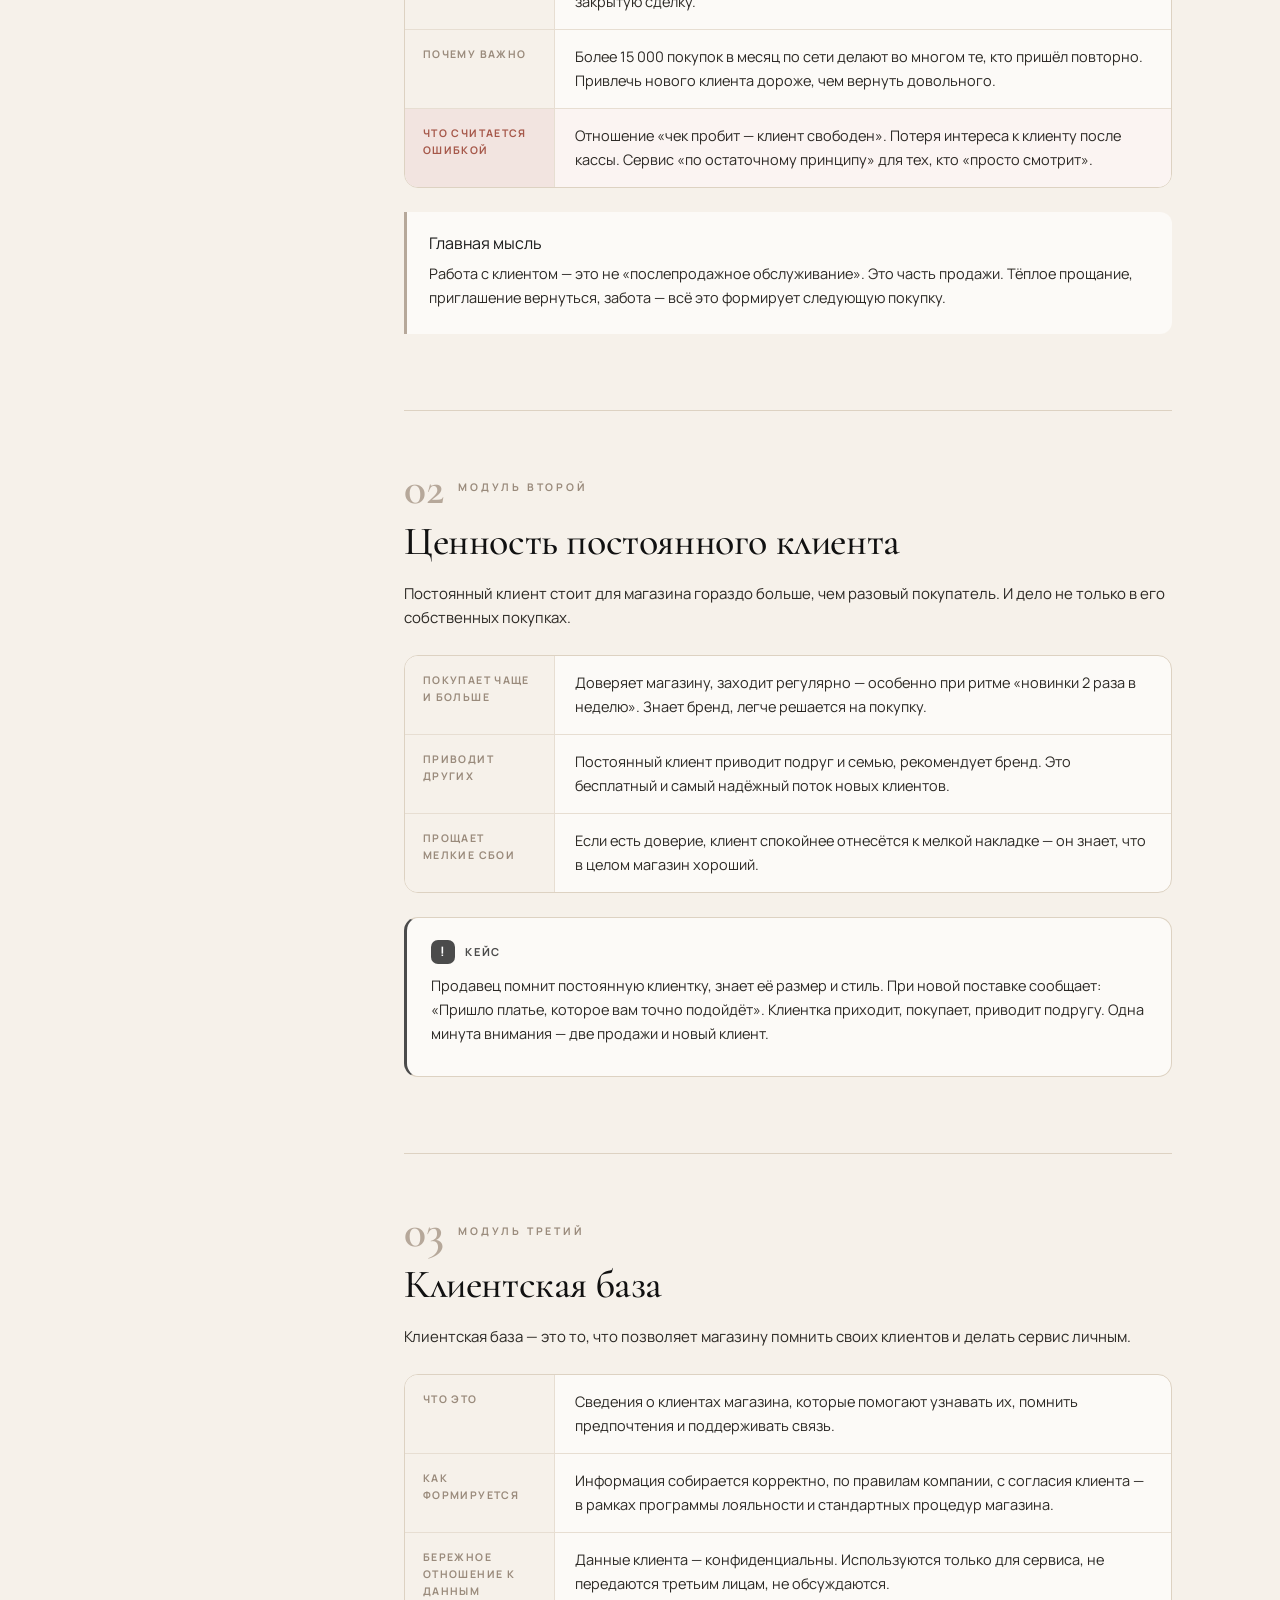
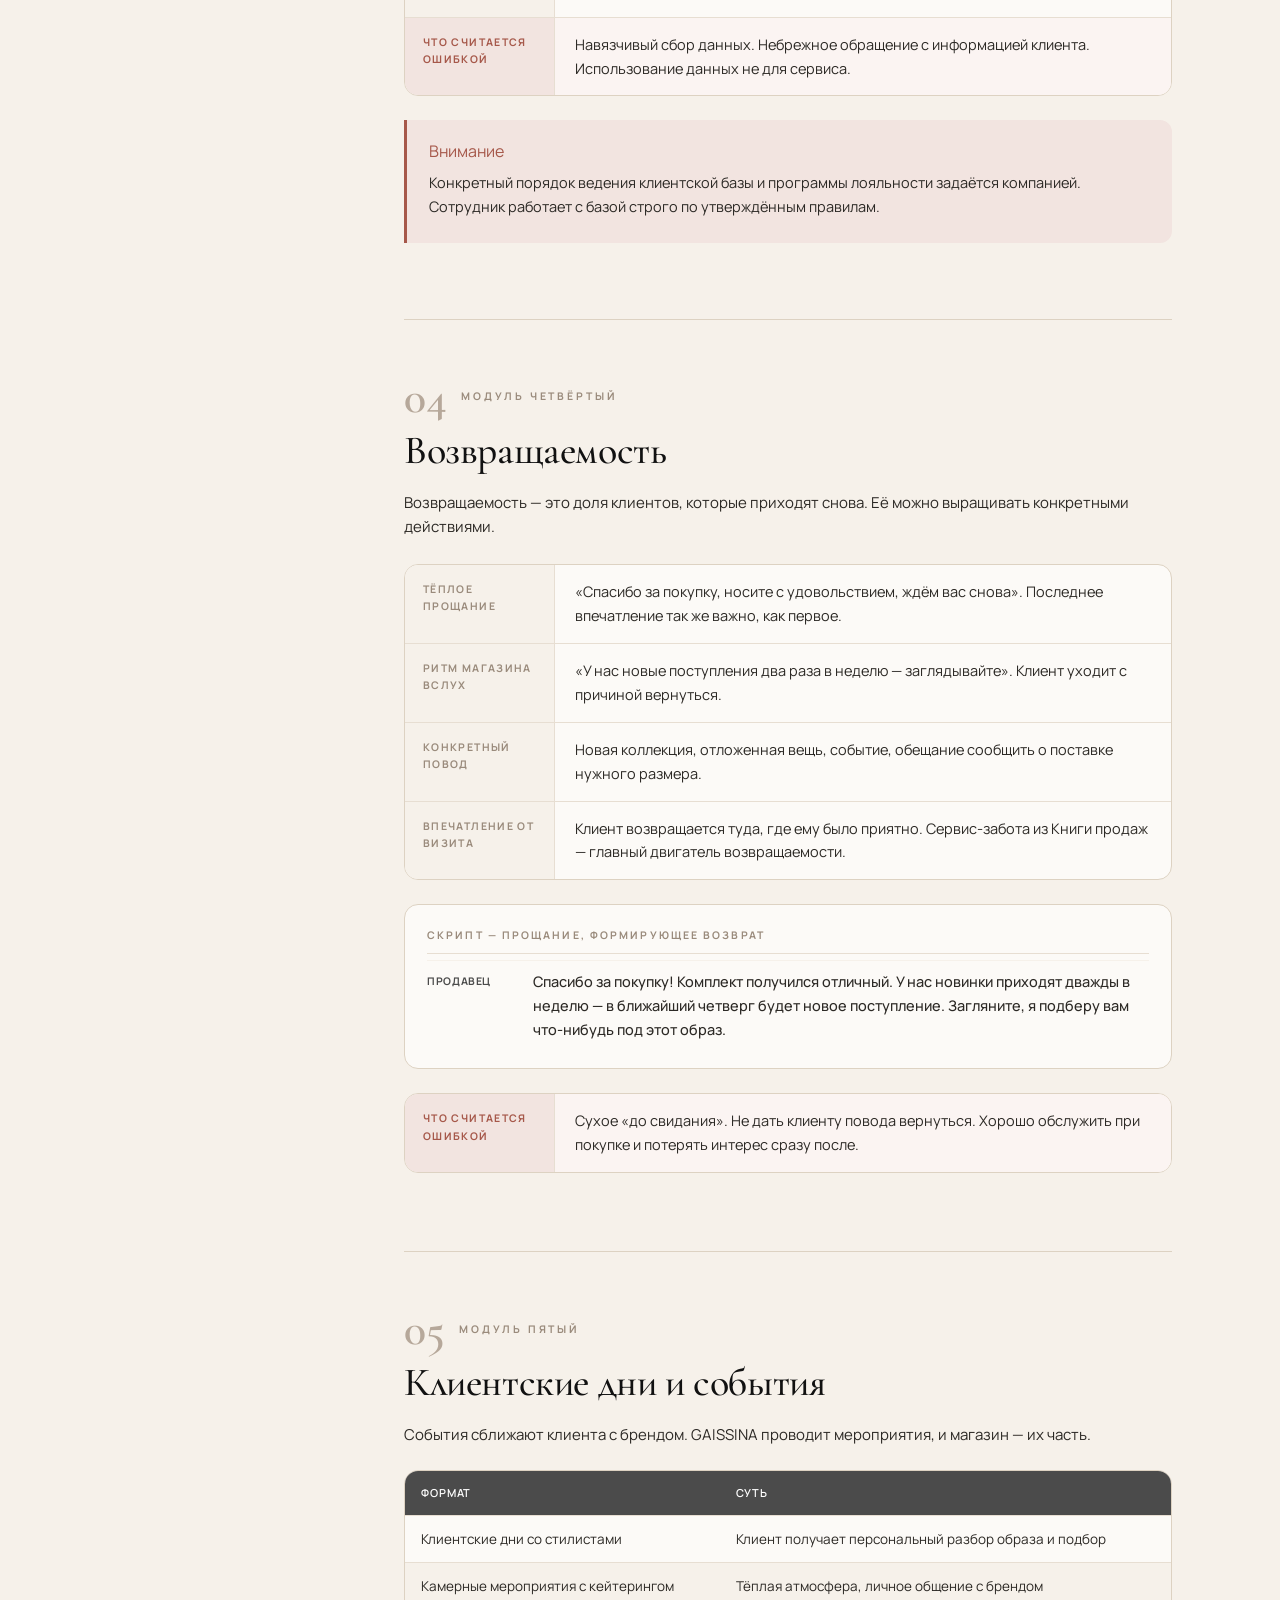
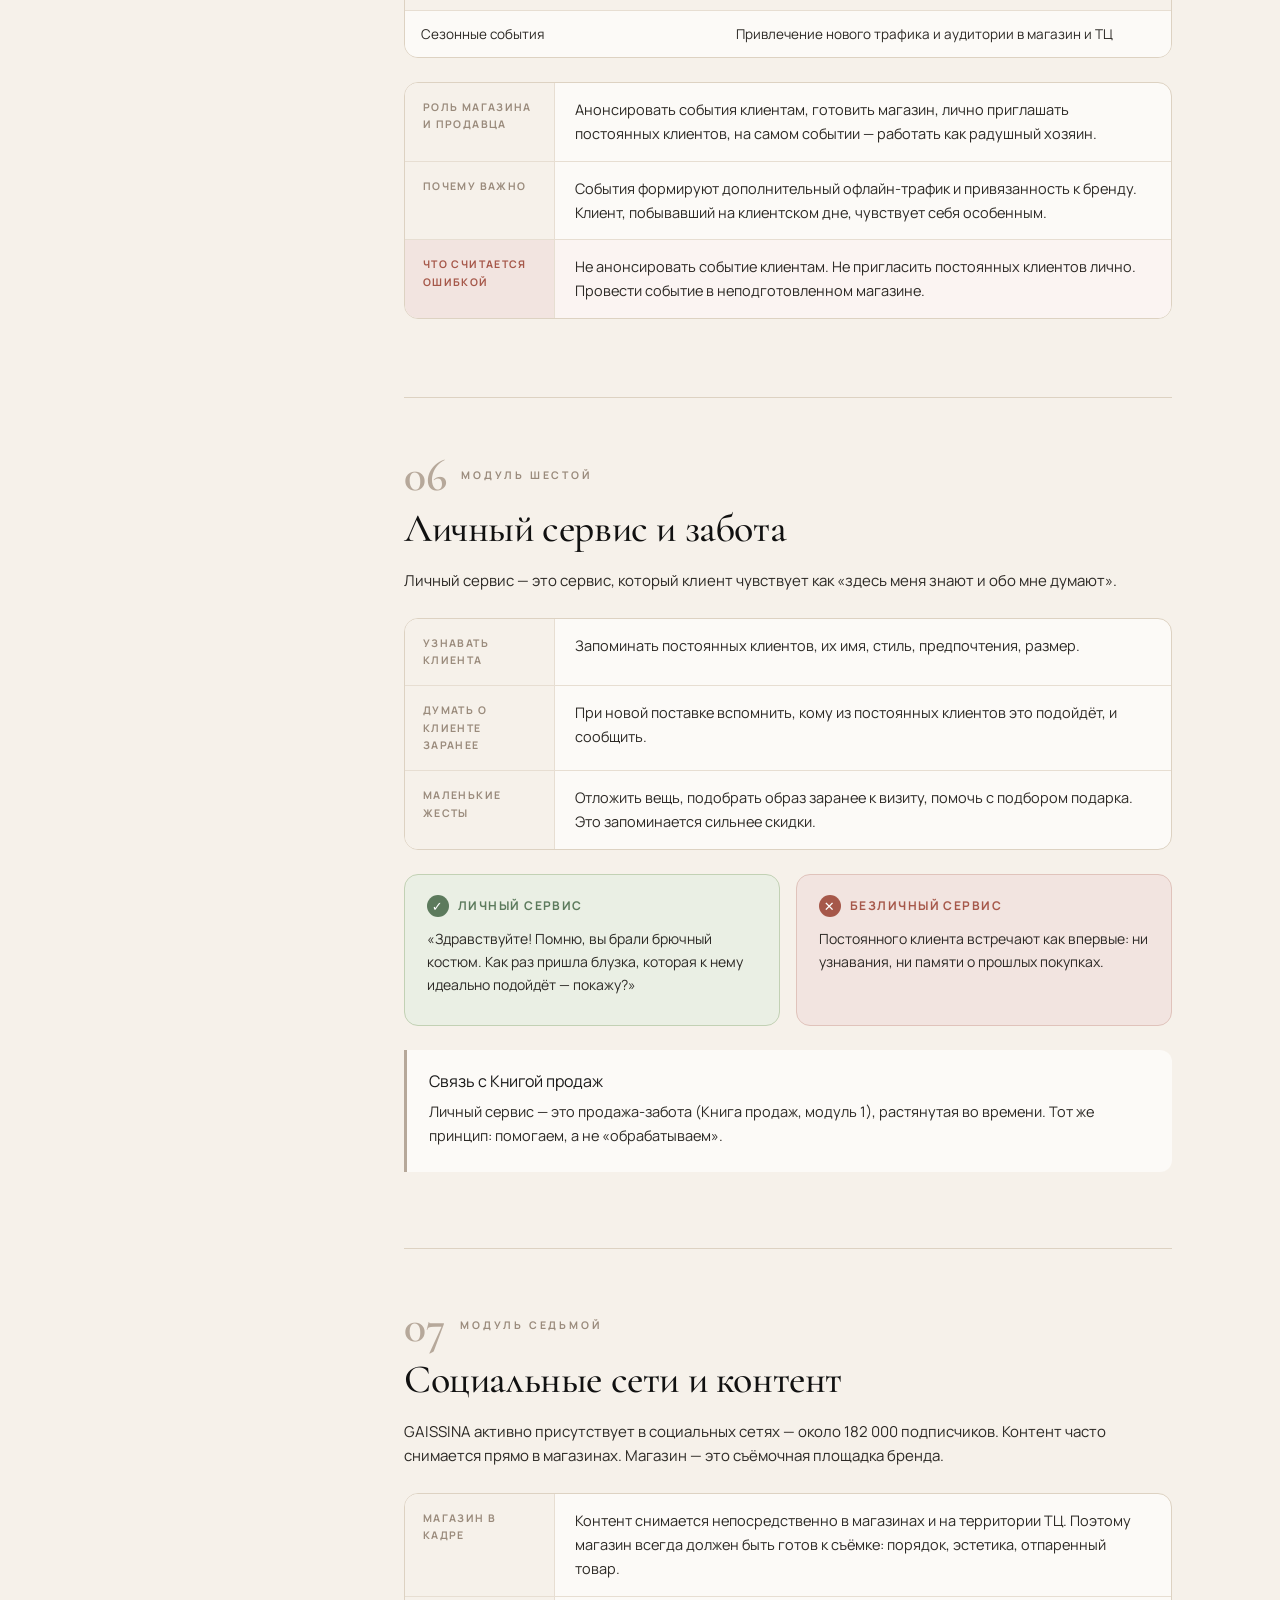
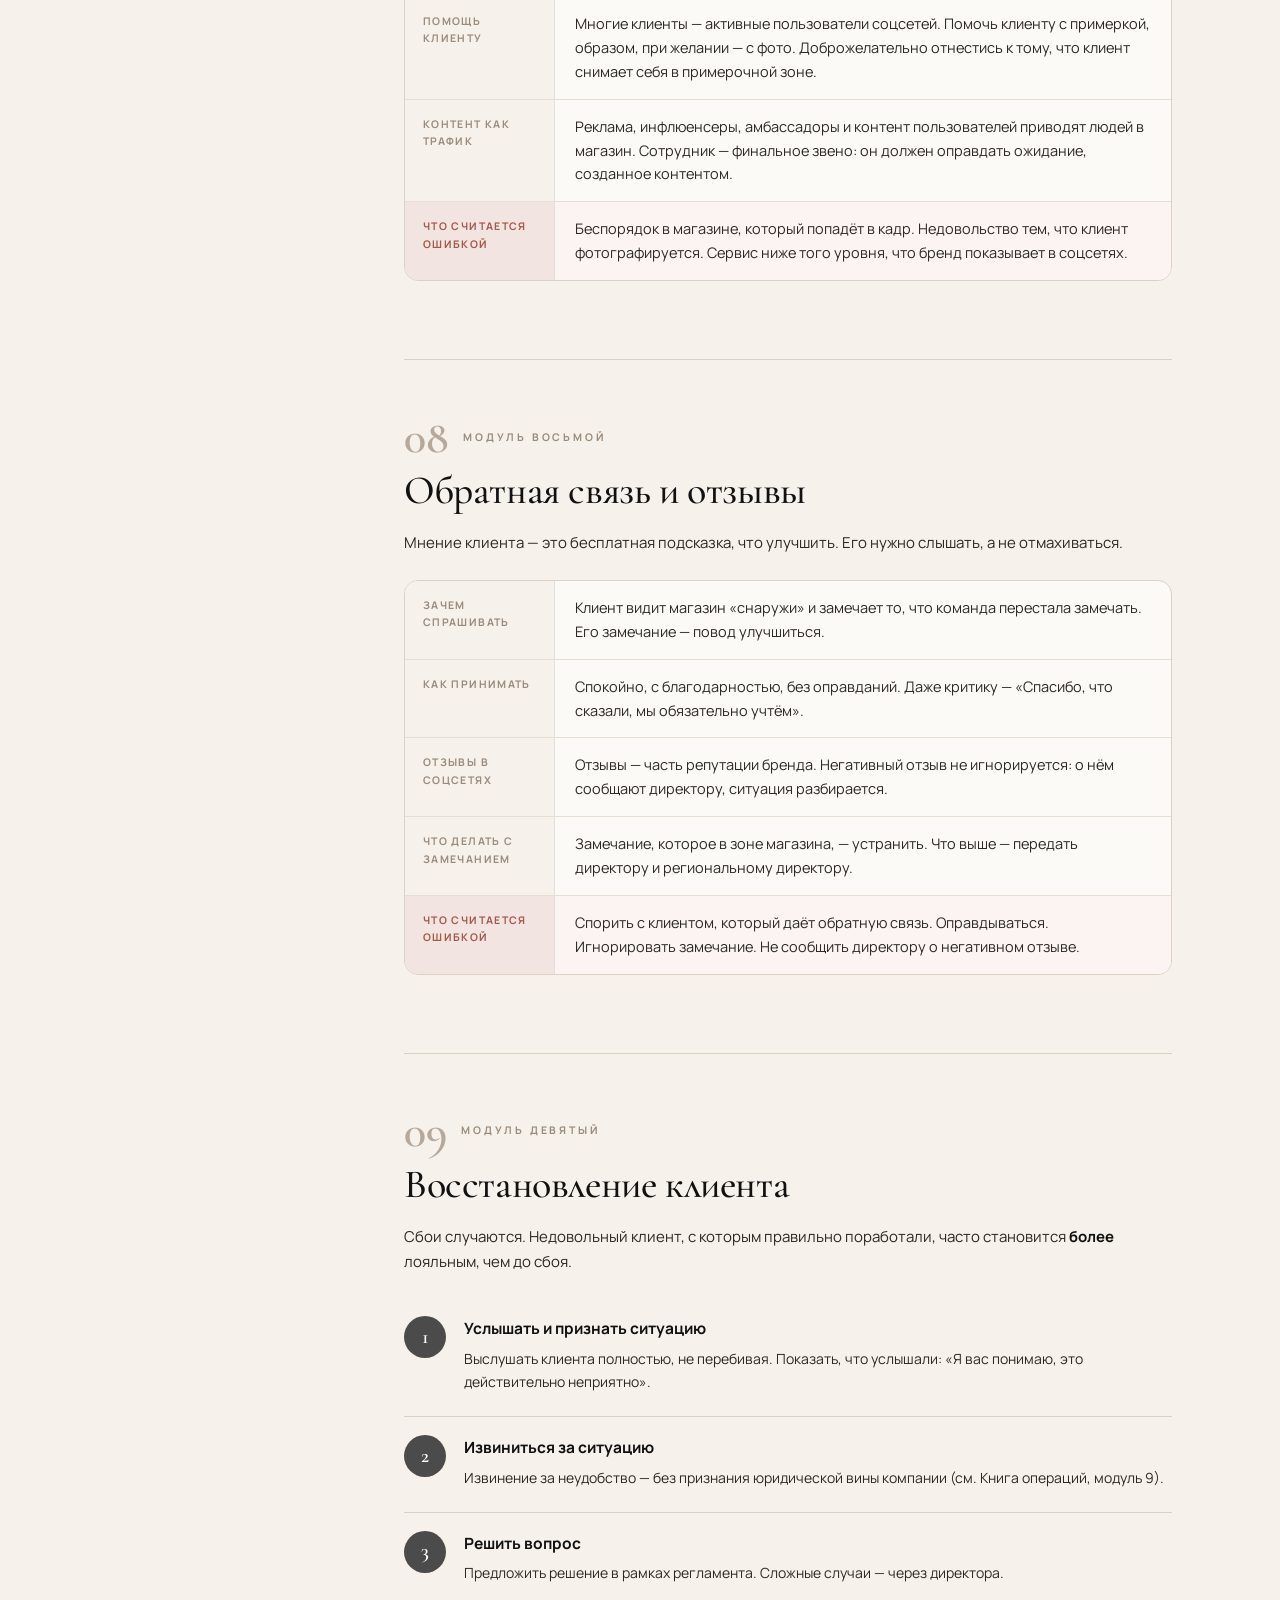
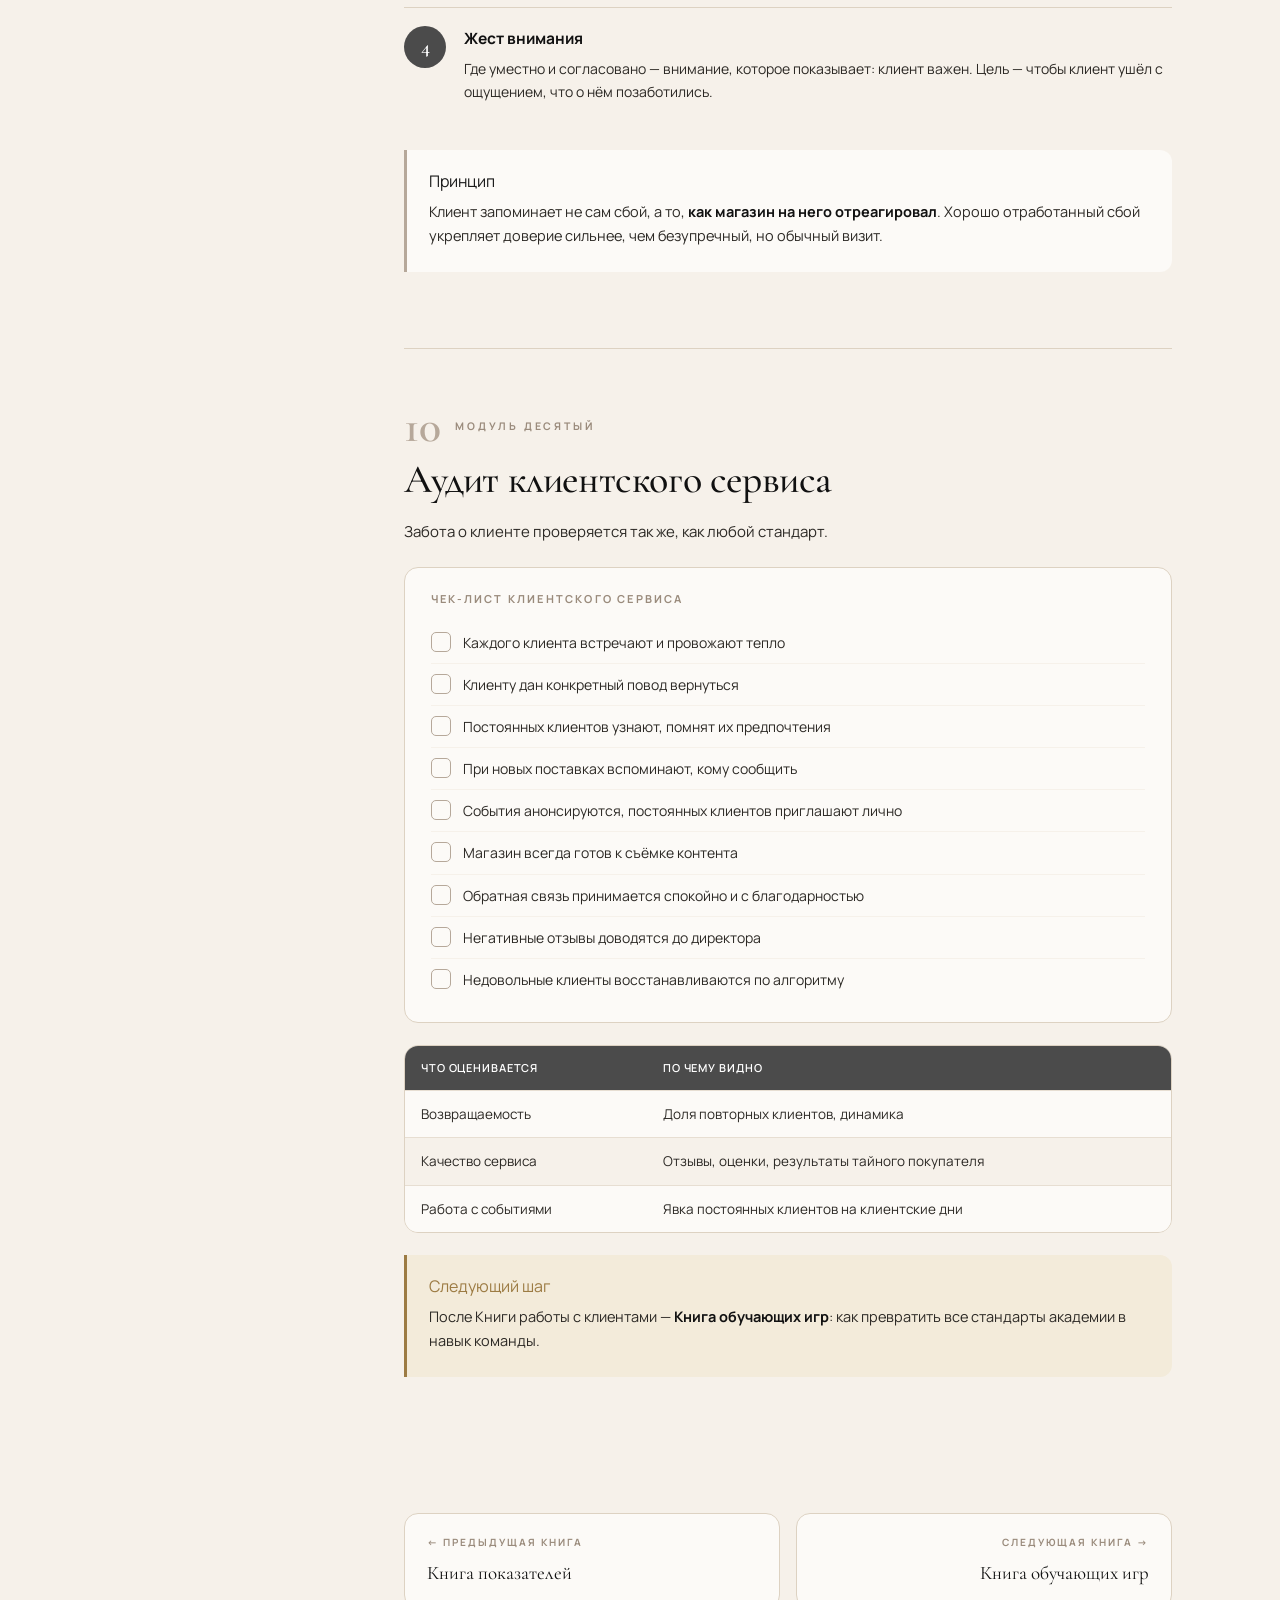
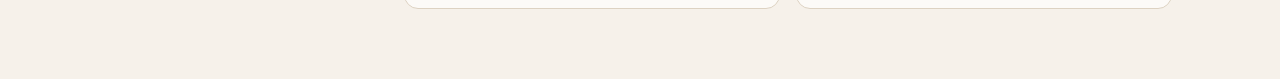
<file: books/08-clienteling-book.html>
<!DOCTYPE html>
<html lang="ru">
<head>
<meta charset="UTF-8">
<meta name="viewport" content="width=device-width, initial-scale=1">
<meta name="robots" content="noindex, nofollow">
<title>Книга работы с клиентами · GAISSINA Retail Academy</title>
<link rel="stylesheet" href="../assets/style.css">
</head>
<body data-book="08">
<div class="progress"><span></span></div>
<button class="menu-btn" aria-label="Меню"><span></span></button>
<div class="scrim"></div>
<aside class="sidebar" id="sidebar"></aside>

<main class="content">
<div class="wrap">

  <header class="book-head">
    <div class="book-kicker">Книга 08</div>
    <h1 class="book-title">Книга работы<br>с клиентами</h1>
    <p class="book-lead">
      Как GAISSINA превращает покупателя в постоянного клиента. Клиентская
      база, возвращаемость, личный сервис, клиентские дни и забота, которая
      заставляет возвращаться.
    </p>
    <div class="book-meta">
      <span class="pill">10 модулей</span>
      <span class="pill">Для продавца и директора</span>
      <span class="pill">Скрипты · чек-листы · аудит</span>
    </div>
  </header>

  <div class="callout rule">
    <div class="co-h">Как устроена эта книга</div>
    <p>
      Книга продаж учит совершить продажу. Эта книга — о том, что происходит
      <strong>после</strong>: как сделать так, чтобы клиент вернулся. Каждый
      модуль — с действиями, скриптами и проверкой.
    </p>
  </div>

  <nav class="toc">
    <h3>Содержание книги</h3>
    <ol>
      <li><a href="#m1"><span class="t">Зачем работать с клиентами</span><span class="d">возвращаемость</span></a></li>
      <li><a href="#m2"><span class="t">Ценность постоянного клиента</span><span class="d">что он даёт</span></a></li>
      <li><a href="#m3"><span class="t">Клиентская база</span><span class="d">знать своих клиентов</span></a></li>
      <li><a href="#m4"><span class="t">Возвращаемость</span><span class="d">как вернуть клиента</span></a></li>
      <li><a href="#m5"><span class="t">Клиентские дни и события</span><span class="d">мероприятия</span></a></li>
      <li><a href="#m6"><span class="t">Личный сервис и забота</span><span class="d">запоминающийся сервис</span></a></li>
      <li><a href="#m7"><span class="t">Социальные сети и контент</span><span class="d">магазин в кадре</span></a></li>
      <li><a href="#m8"><span class="t">Обратная связь и отзывы</span><span class="d">мнение клиента</span></a></li>
      <li><a href="#m9"><span class="t">Восстановление клиента</span><span class="d">после сбоя</span></a></li>
      <li><a href="#m10"><span class="t">Аудит клиентского сервиса</span><span class="d">проверка заботы</span></a></li>
    </ol>
  </nav>

  <!-- ============ МОДУЛЬ 1 ============ -->
  <section class="module" id="m1">
    <div class="module-tag"><span class="num">01</span><span class="lbl">Модуль первый</span></div>
    <h2 class="module-title">Зачем работать с клиентами</h2>
    <p class="module-intro lead-p">
      Продать один раз — это половина дела. Настоящая ценность для магазина —
      клиент, который возвращается снова и снова.
    </p>

    <div class="spec">
      <div class="spec-row">
        <div class="spec-key">Что делать</div>
        <div class="spec-val">Воспринимать каждую продажу как начало отношений с клиентом, а не как закрытую сделку.</div>
      </div>
      <div class="spec-row">
        <div class="spec-key">Почему важно</div>
        <div class="spec-val">Более 15 000 покупок в месяц по сети делают во многом те, кто пришёл повторно. Привлечь нового клиента дороже, чем вернуть довольного.</div>
      </div>
      <div class="spec-row err">
        <div class="spec-key">Что считается ошибкой</div>
        <div class="spec-val">Отношение «чек пробит — клиент свободен». Потеря интереса к клиенту после кассы. Сервис «по остаточному принципу» для тех, кто «просто смотрит».</div>
      </div>
    </div>

    <div class="callout">
      <div class="co-h">Главная мысль</div>
      <p>
        Работа с клиентом — это не «послепродажное обслуживание». Это часть
        продажи. Тёплое прощание, приглашение вернуться, забота — всё это
        формирует следующую покупку.
      </p>
    </div>
  </section>

  <!-- ============ МОДУЛЬ 2 ============ -->
  <section class="module" id="m2">
    <div class="module-tag"><span class="num">02</span><span class="lbl">Модуль второй</span></div>
    <h2 class="module-title">Ценность постоянного клиента</h2>
    <p class="module-intro lead-p">
      Постоянный клиент стоит для магазина гораздо больше, чем разовый
      покупатель. И дело не только в его собственных покупках.
    </p>

    <div class="spec">
      <div class="spec-row">
        <div class="spec-key">Покупает чаще и больше</div>
        <div class="spec-val">Доверяет магазину, заходит регулярно — особенно при ритме «новинки 2 раза в неделю». Знает бренд, легче решается на покупку.</div>
      </div>
      <div class="spec-row">
        <div class="spec-key">Приводит других</div>
        <div class="spec-val">Постоянный клиент приводит подруг и семью, рекомендует бренд. Это бесплатный и самый надёжный поток новых клиентов.</div>
      </div>
      <div class="spec-row">
        <div class="spec-key">Прощает мелкие сбои</div>
        <div class="spec-val">Если есть доверие, клиент спокойнее отнесётся к мелкой накладке — он знает, что в целом магазин хороший.</div>
      </div>
    </div>

    <div class="case">
      <div class="case-h"><span class="ic">!</span>Кейс</div>
      <p>
        Продавец помнит постоянную клиентку, знает её размер и стиль. При новой
        поставке сообщает: «Пришло платье, которое вам точно подойдёт».
        Клиентка приходит, покупает, приводит подругу. Одна минута внимания —
        две продажи и новый клиент.
      </p>
    </div>
  </section>

  <!-- ============ МОДУЛЬ 3 ============ -->
  <section class="module" id="m3">
    <div class="module-tag"><span class="num">03</span><span class="lbl">Модуль третий</span></div>
    <h2 class="module-title">Клиентская база</h2>
    <p class="module-intro lead-p">
      Клиентская база — это то, что позволяет магазину помнить своих клиентов и
      делать сервис личным.
    </p>

    <div class="spec">
      <div class="spec-row">
        <div class="spec-key">Что это</div>
        <div class="spec-val">Сведения о клиентах магазина, которые помогают узнавать их, помнить предпочтения и поддерживать связь.</div>
      </div>
      <div class="spec-row">
        <div class="spec-key">Как формируется</div>
        <div class="spec-val">Информация собирается корректно, по правилам компании, с согласия клиента — в рамках программы лояльности и стандартных процедур магазина.</div>
      </div>
      <div class="spec-row">
        <div class="spec-key">Бережное отношение к данным</div>
        <div class="spec-val">Данные клиента — конфиденциальны. Используются только для сервиса, не передаются третьим лицам, не обсуждаются.</div>
      </div>
      <div class="spec-row err">
        <div class="spec-key">Что считается ошибкой</div>
        <div class="spec-val">Навязчивый сбор данных. Небрежное обращение с информацией клиента. Использование данных не для сервиса.</div>
      </div>
    </div>

    <div class="callout warn">
      <div class="co-h">Внимание</div>
      <p>
        Конкретный порядок ведения клиентской базы и программы лояльности
        задаётся компанией. Сотрудник работает с базой строго по утверждённым
        правилам.
      </p>
    </div>
  </section>

  <!-- ============ МОДУЛЬ 4 ============ -->
  <section class="module" id="m4">
    <div class="module-tag"><span class="num">04</span><span class="lbl">Модуль четвёртый</span></div>
    <h2 class="module-title">Возвращаемость</h2>
    <p class="module-intro lead-p">
      Возвращаемость — это доля клиентов, которые приходят снова. Её можно
      выращивать конкретными действиями.
    </p>

    <div class="spec">
      <div class="spec-row">
        <div class="spec-key">Тёплое прощание</div>
        <div class="spec-val">«Спасибо за покупку, носите с удовольствием, ждём вас снова». Последнее впечатление так же важно, как первое.</div>
      </div>
      <div class="spec-row">
        <div class="spec-key">Ритм магазина вслух</div>
        <div class="spec-val">«У нас новые поступления два раза в неделю — заглядывайте». Клиент уходит с причиной вернуться.</div>
      </div>
      <div class="spec-row">
        <div class="spec-key">Конкретный повод</div>
        <div class="spec-val">Новая коллекция, отложенная вещь, событие, обещание сообщить о поставке нужного размера.</div>
      </div>
      <div class="spec-row">
        <div class="spec-key">Впечатление от визита</div>
        <div class="spec-val">Клиент возвращается туда, где ему было приятно. Сервис-забота из Книги продаж — главный двигатель возвращаемости.</div>
      </div>
    </div>

    <div class="script">
      <div class="script-h">Скрипт — прощание, формирующее возврат</div>
      <div class="line s"><span class="role">Продавец</span><span class="say">Спасибо за покупку! Комплект получился отличный. У нас новинки приходят дважды в неделю — в ближайший четверг будет новое поступление. Загляните, я подберу вам что-нибудь под этот образ.</span></div>
    </div>

    <div class="spec">
      <div class="spec-row err">
        <div class="spec-key">Что считается ошибкой</div>
        <div class="spec-val">Сухое «до свидания». Не дать клиенту повода вернуться. Хорошо обслужить при покупке и потерять интерес сразу после.</div>
      </div>
    </div>
  </section>

  <!-- ============ МОДУЛЬ 5 ============ -->
  <section class="module" id="m5">
    <div class="module-tag"><span class="num">05</span><span class="lbl">Модуль пятый</span></div>
    <h2 class="module-title">Клиентские дни и события</h2>
    <p class="module-intro lead-p">
      События сближают клиента с брендом. GAISSINA проводит мероприятия, и
      магазин — их часть.
    </p>

    <div class="tbl-wrap">
      <table>
        <thead><tr><th>Формат</th><th>Суть</th></tr></thead>
        <tbody>
          <tr><td>Клиентские дни со стилистами</td><td>Клиент получает персональный разбор образа и подбор</td></tr>
          <tr><td>Камерные мероприятия с кейтерингом</td><td>Тёплая атмосфера, личное общение с брендом</td></tr>
          <tr><td>Сезонные события</td><td>Привлечение нового трафика и аудитории в магазин и ТЦ</td></tr>
        </tbody>
      </table>
    </div>

    <div class="spec">
      <div class="spec-row">
        <div class="spec-key">Роль магазина и продавца</div>
        <div class="spec-val">Анонсировать события клиентам, готовить магазин, лично приглашать постоянных клиентов, на самом событии — работать как радушный хозяин.</div>
      </div>
      <div class="spec-row">
        <div class="spec-key">Почему важно</div>
        <div class="spec-val">События формируют дополнительный офлайн-трафик и привязанность к бренду. Клиент, побывавший на клиентском дне, чувствует себя особенным.</div>
      </div>
      <div class="spec-row err">
        <div class="spec-key">Что считается ошибкой</div>
        <div class="spec-val">Не анонсировать событие клиентам. Не пригласить постоянных клиентов лично. Провести событие в неподготовленном магазине.</div>
      </div>
    </div>
  </section>

  <!-- ============ МОДУЛЬ 6 ============ -->
  <section class="module" id="m6">
    <div class="module-tag"><span class="num">06</span><span class="lbl">Модуль шестой</span></div>
    <h2 class="module-title">Личный сервис и забота</h2>
    <p class="module-intro lead-p">
      Личный сервис — это сервис, который клиент чувствует как «здесь меня
      знают и обо мне думают».
    </p>

    <div class="spec">
      <div class="spec-row">
        <div class="spec-key">Узнавать клиента</div>
        <div class="spec-val">Запоминать постоянных клиентов, их имя, стиль, предпочтения, размер.</div>
      </div>
      <div class="spec-row">
        <div class="spec-key">Думать о клиенте заранее</div>
        <div class="spec-val">При новой поставке вспомнить, кому из постоянных клиентов это подойдёт, и сообщить.</div>
      </div>
      <div class="spec-row">
        <div class="spec-key">Маленькие жесты</div>
        <div class="spec-val">Отложить вещь, подобрать образ заранее к визиту, помочь с подбором подарка. Это запоминается сильнее скидки.</div>
      </div>
    </div>

    <div class="compare">
      <div class="cmp yes">
        <div class="cmp-h"><span class="cmp-ic">✓</span>Личный сервис</div>
        <p>«Здравствуйте! Помню, вы брали брючный костюм. Как раз пришла блузка, которая к нему идеально подойдёт — покажу?»</p>
      </div>
      <div class="cmp no">
        <div class="cmp-h"><span class="cmp-ic">✕</span>Безличный сервис</div>
        <p>Постоянного клиента встречают как впервые: ни узнавания, ни памяти о прошлых покупках.</p>
      </div>
    </div>

    <div class="callout">
      <div class="co-h">Связь с Книгой продаж</div>
      <p>
        Личный сервис — это продажа-забота (Книга продаж, модуль 1), растянутая
        во времени. Тот же принцип: помогаем, а не «обрабатываем».
      </p>
    </div>
  </section>

  <!-- ============ МОДУЛЬ 7 ============ -->
  <section class="module" id="m7">
    <div class="module-tag"><span class="num">07</span><span class="lbl">Модуль седьмой</span></div>
    <h2 class="module-title">Социальные сети и контент</h2>
    <p class="module-intro lead-p">
      GAISSINA активно присутствует в социальных сетях — около 182 000
      подписчиков. Контент часто снимается прямо в магазинах. Магазин — это
      съёмочная площадка бренда.
    </p>

    <div class="spec">
      <div class="spec-row">
        <div class="spec-key">Магазин в кадре</div>
        <div class="spec-val">Контент снимается непосредственно в магазинах и на территории ТЦ. Поэтому магазин всегда должен быть готов к съёмке: порядок, эстетика, отпаренный товар.</div>
      </div>
      <div class="spec-row">
        <div class="spec-key">Помощь клиенту</div>
        <div class="spec-val">Многие клиенты — активные пользователи соцсетей. Помочь клиенту с примеркой, образом, при желании — с фото. Доброжелательно отнестись к тому, что клиент снимает себя в примерочной зоне.</div>
      </div>
      <div class="spec-row">
        <div class="spec-key">Контент как трафик</div>
        <div class="spec-val">Реклама, инфлюенсеры, амбассадоры и контент пользователей приводят людей в магазин. Сотрудник — финальное звено: он должен оправдать ожидание, созданное контентом.</div>
      </div>
      <div class="spec-row err">
        <div class="spec-key">Что считается ошибкой</div>
        <div class="spec-val">Беспорядок в магазине, который попадёт в кадр. Недовольство тем, что клиент фотографируется. Сервис ниже того уровня, что бренд показывает в соцсетях.</div>
      </div>
    </div>
  </section>

  <!-- ============ МОДУЛЬ 8 ============ -->
  <section class="module" id="m8">
    <div class="module-tag"><span class="num">08</span><span class="lbl">Модуль восьмой</span></div>
    <h2 class="module-title">Обратная связь и отзывы</h2>
    <p class="module-intro lead-p">
      Мнение клиента — это бесплатная подсказка, что улучшить. Его нужно
      слышать, а не отмахиваться.
    </p>

    <div class="spec">
      <div class="spec-row">
        <div class="spec-key">Зачем спрашивать</div>
        <div class="spec-val">Клиент видит магазин «снаружи» и замечает то, что команда перестала замечать. Его замечание — повод улучшиться.</div>
      </div>
      <div class="spec-row">
        <div class="spec-key">Как принимать</div>
        <div class="spec-val">Спокойно, с благодарностью, без оправданий. Даже критику — «Спасибо, что сказали, мы обязательно учтём».</div>
      </div>
      <div class="spec-row">
        <div class="spec-key">Отзывы в соцсетях</div>
        <div class="spec-val">Отзывы — часть репутации бренда. Негативный отзыв не игнорируется: о нём сообщают директору, ситуация разбирается.</div>
      </div>
      <div class="spec-row">
        <div class="spec-key">Что делать с замечанием</div>
        <div class="spec-val">Замечание, которое в зоне магазина, — устранить. Что выше — передать директору и региональному директору.</div>
      </div>
      <div class="spec-row err">
        <div class="spec-key">Что считается ошибкой</div>
        <div class="spec-val">Спорить с клиентом, который даёт обратную связь. Оправдываться. Игнорировать замечание. Не сообщить директору о негативном отзыве.</div>
      </div>
    </div>
  </section>

  <!-- ============ МОДУЛЬ 9 ============ -->
  <section class="module" id="m9">
    <div class="module-tag"><span class="num">09</span><span class="lbl">Модуль девятый</span></div>
    <h2 class="module-title">Восстановление клиента</h2>
    <p class="module-intro lead-p">
      Сбои случаются. Недовольный клиент, с которым правильно поработали, часто
      становится <strong>более</strong> лояльным, чем до сбоя.
    </p>

    <div class="steps">
      <div class="step"><div class="step-n"></div><div class="step-b">
        <div class="step-t">Услышать и признать ситуацию</div>
        <p>Выслушать клиента полностью, не перебивая. Показать, что услышали: «Я вас понимаю, это действительно неприятно».</p>
      </div></div>
      <div class="step"><div class="step-n"></div><div class="step-b">
        <div class="step-t">Извиниться за ситуацию</div>
        <p>Извинение за неудобство — без признания юридической вины компании (см. Книга операций, модуль 9).</p>
      </div></div>
      <div class="step"><div class="step-n"></div><div class="step-b">
        <div class="step-t">Решить вопрос</div>
        <p>Предложить решение в рамках регламента. Сложные случаи — через директора.</p>
      </div></div>
      <div class="step"><div class="step-n"></div><div class="step-b">
        <div class="step-t">Жест внимания</div>
        <p>Где уместно и согласовано — внимание, которое показывает: клиент важен. Цель — чтобы клиент ушёл с ощущением, что о нём позаботились.</p>
      </div></div>
    </div>

    <div class="callout">
      <div class="co-h">Принцип</div>
      <p>
        Клиент запоминает не сам сбой, а то, <strong>как магазин на него
        отреагировал</strong>. Хорошо отработанный сбой укрепляет доверие
        сильнее, чем безупречный, но обычный визит.
      </p>
    </div>
  </section>

  <!-- ============ МОДУЛЬ 10 ============ -->
  <section class="module" id="m10">
    <div class="module-tag"><span class="num">10</span><span class="lbl">Модуль десятый</span></div>
    <h2 class="module-title">Аудит клиентского сервиса</h2>
    <p class="module-intro lead-p">
      Забота о клиенте проверяется так же, как любой стандарт.
    </p>

    <div class="checklist">
      <div class="ttl">Чек-лист клиентского сервиса</div>
      <ul>
        <li>Каждого клиента встречают и провожают тепло</li>
        <li>Клиенту дан конкретный повод вернуться</li>
        <li>Постоянных клиентов узнают, помнят их предпочтения</li>
        <li>При новых поставках вспоминают, кому сообщить</li>
        <li>События анонсируются, постоянных клиентов приглашают лично</li>
        <li>Магазин всегда готов к съёмке контента</li>
        <li>Обратная связь принимается спокойно и с благодарностью</li>
        <li>Негативные отзывы доводятся до директора</li>
        <li>Недовольные клиенты восстанавливаются по алгоритму</li>
      </ul>
    </div>

    <div class="tbl-wrap">
      <table>
        <thead><tr><th>Что оценивается</th><th>По чему видно</th></tr></thead>
        <tbody>
          <tr><td>Возвращаемость</td><td>Доля повторных клиентов, динамика</td></tr>
          <tr><td>Качество сервиса</td><td>Отзывы, оценки, результаты тайного покупателя</td></tr>
          <tr><td>Работа с событиями</td><td>Явка постоянных клиентов на клиентские дни</td></tr>
        </tbody>
      </table>
    </div>

    <div class="callout rule">
      <div class="co-h">Следующий шаг</div>
      <p>
        После Книги работы с клиентами — <strong>Книга обучающих игр</strong>:
        как превратить все стандарты академии в навык команды.
      </p>
    </div>
  </section>

  <nav class="book-nav">
    <a class="prev" href="07-kpi-book.html">
      <div class="bn-dir">← Предыдущая книга</div>
      <div class="bn-t">Книга показателей</div>
    </a>
    <a class="next" href="09-games-book.html">
      <div class="bn-dir">Следующая книга →</div>
      <div class="bn-t">Книга обучающих игр</div>
    </a>
  </nav>

</div>
</main>

<script src="../assets/academy.js"></script>
</body>
</html>
</file>
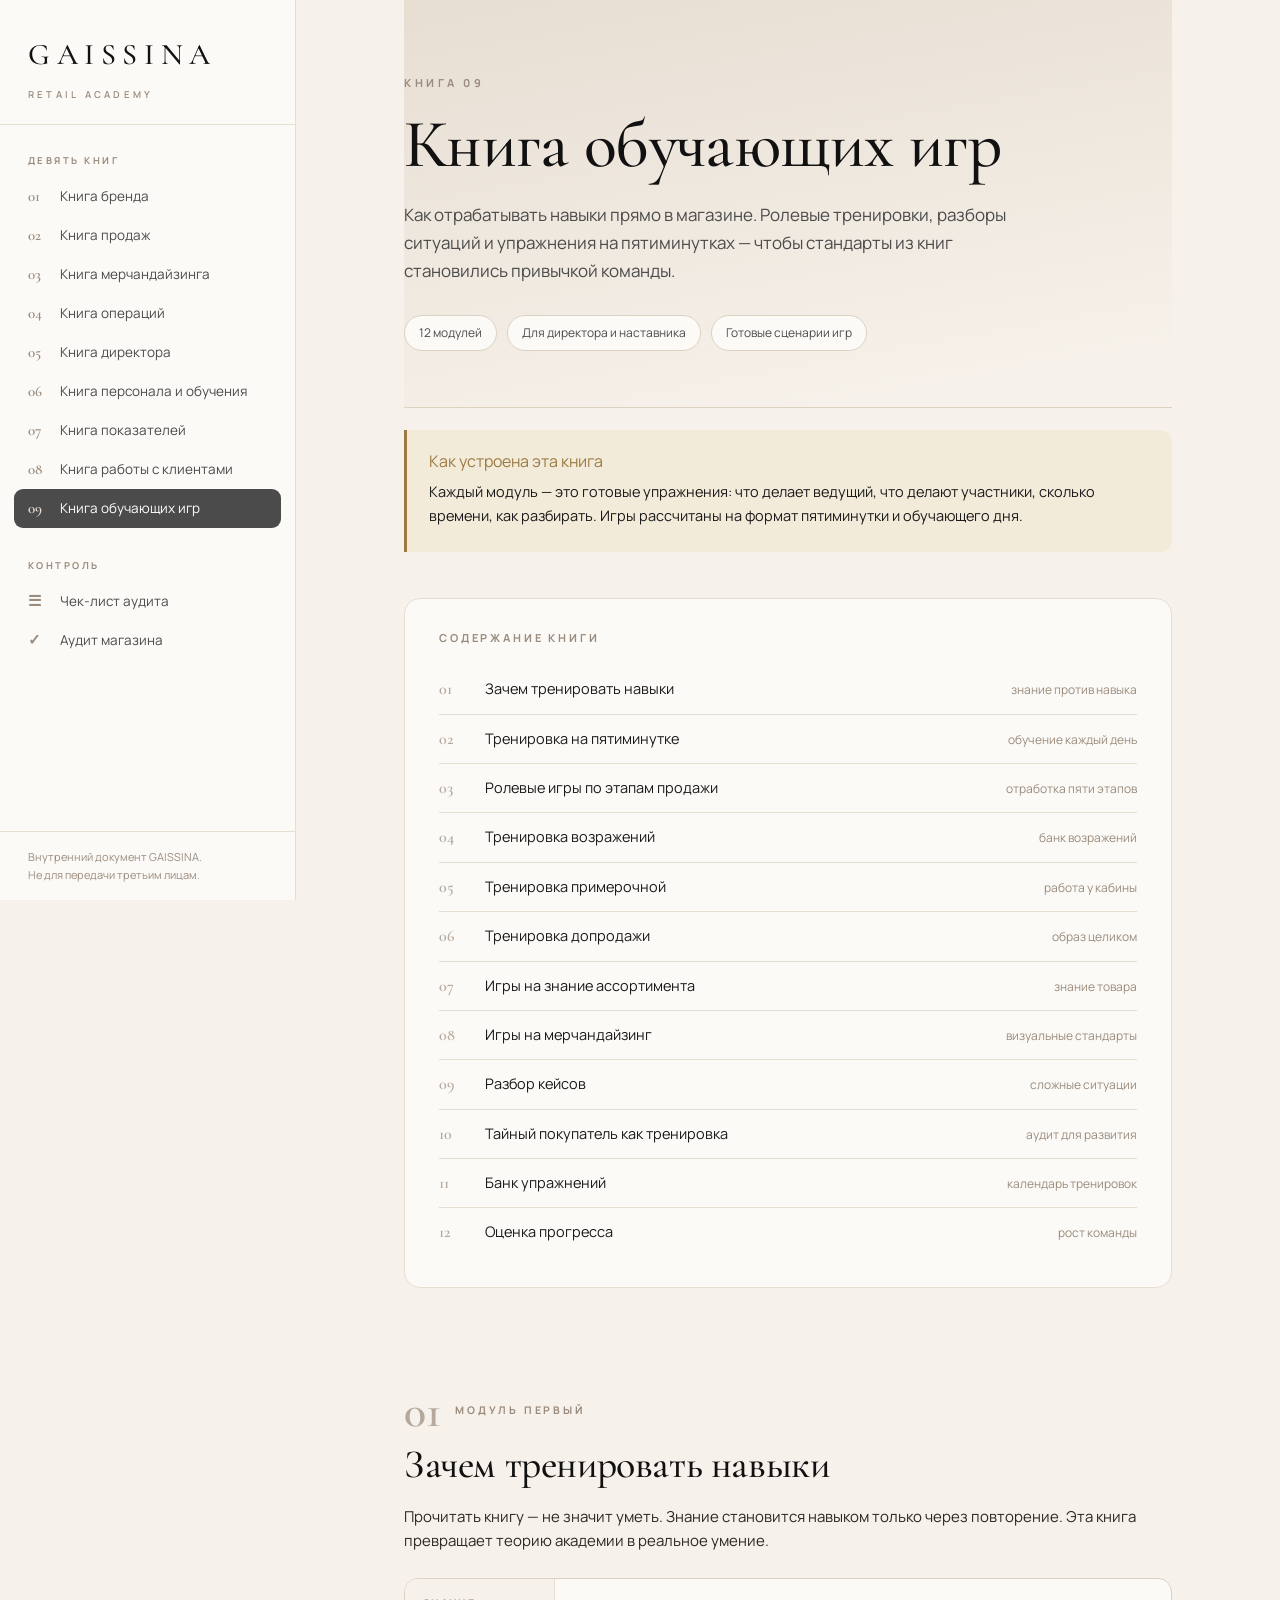
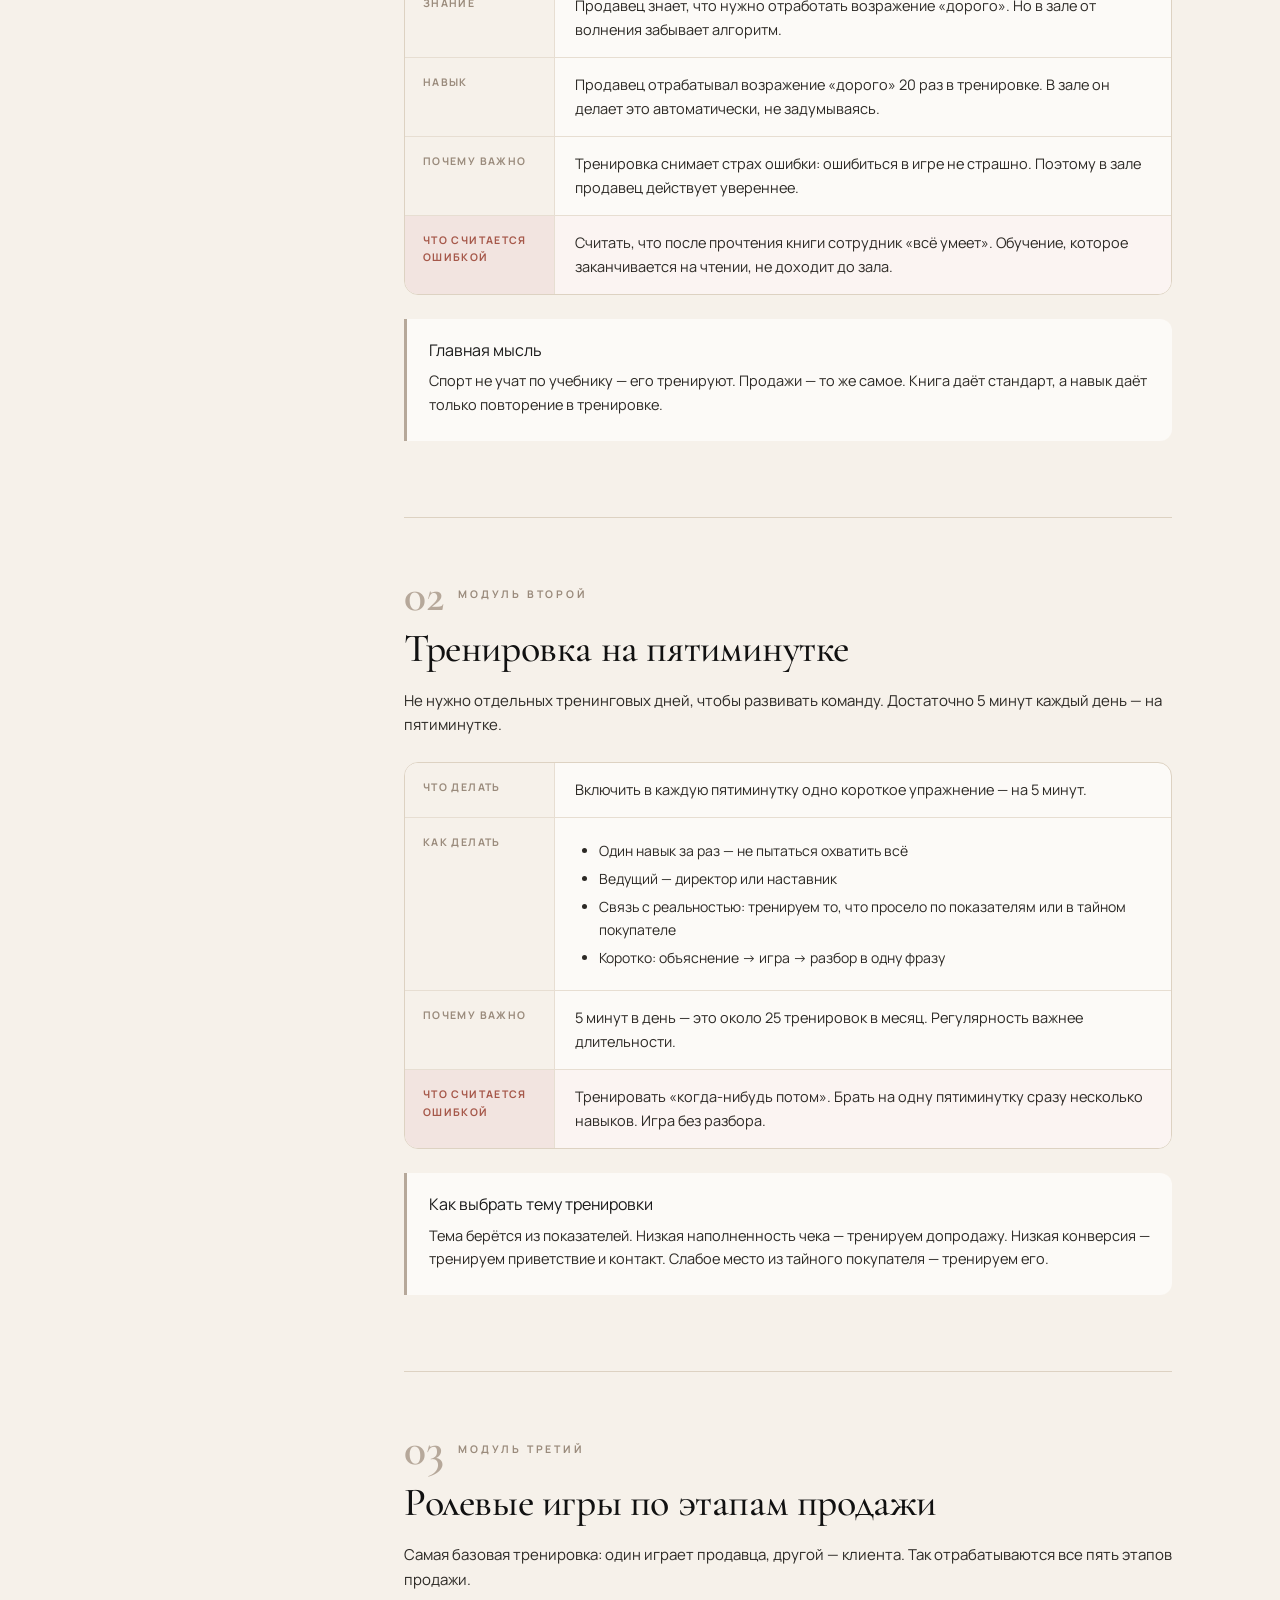
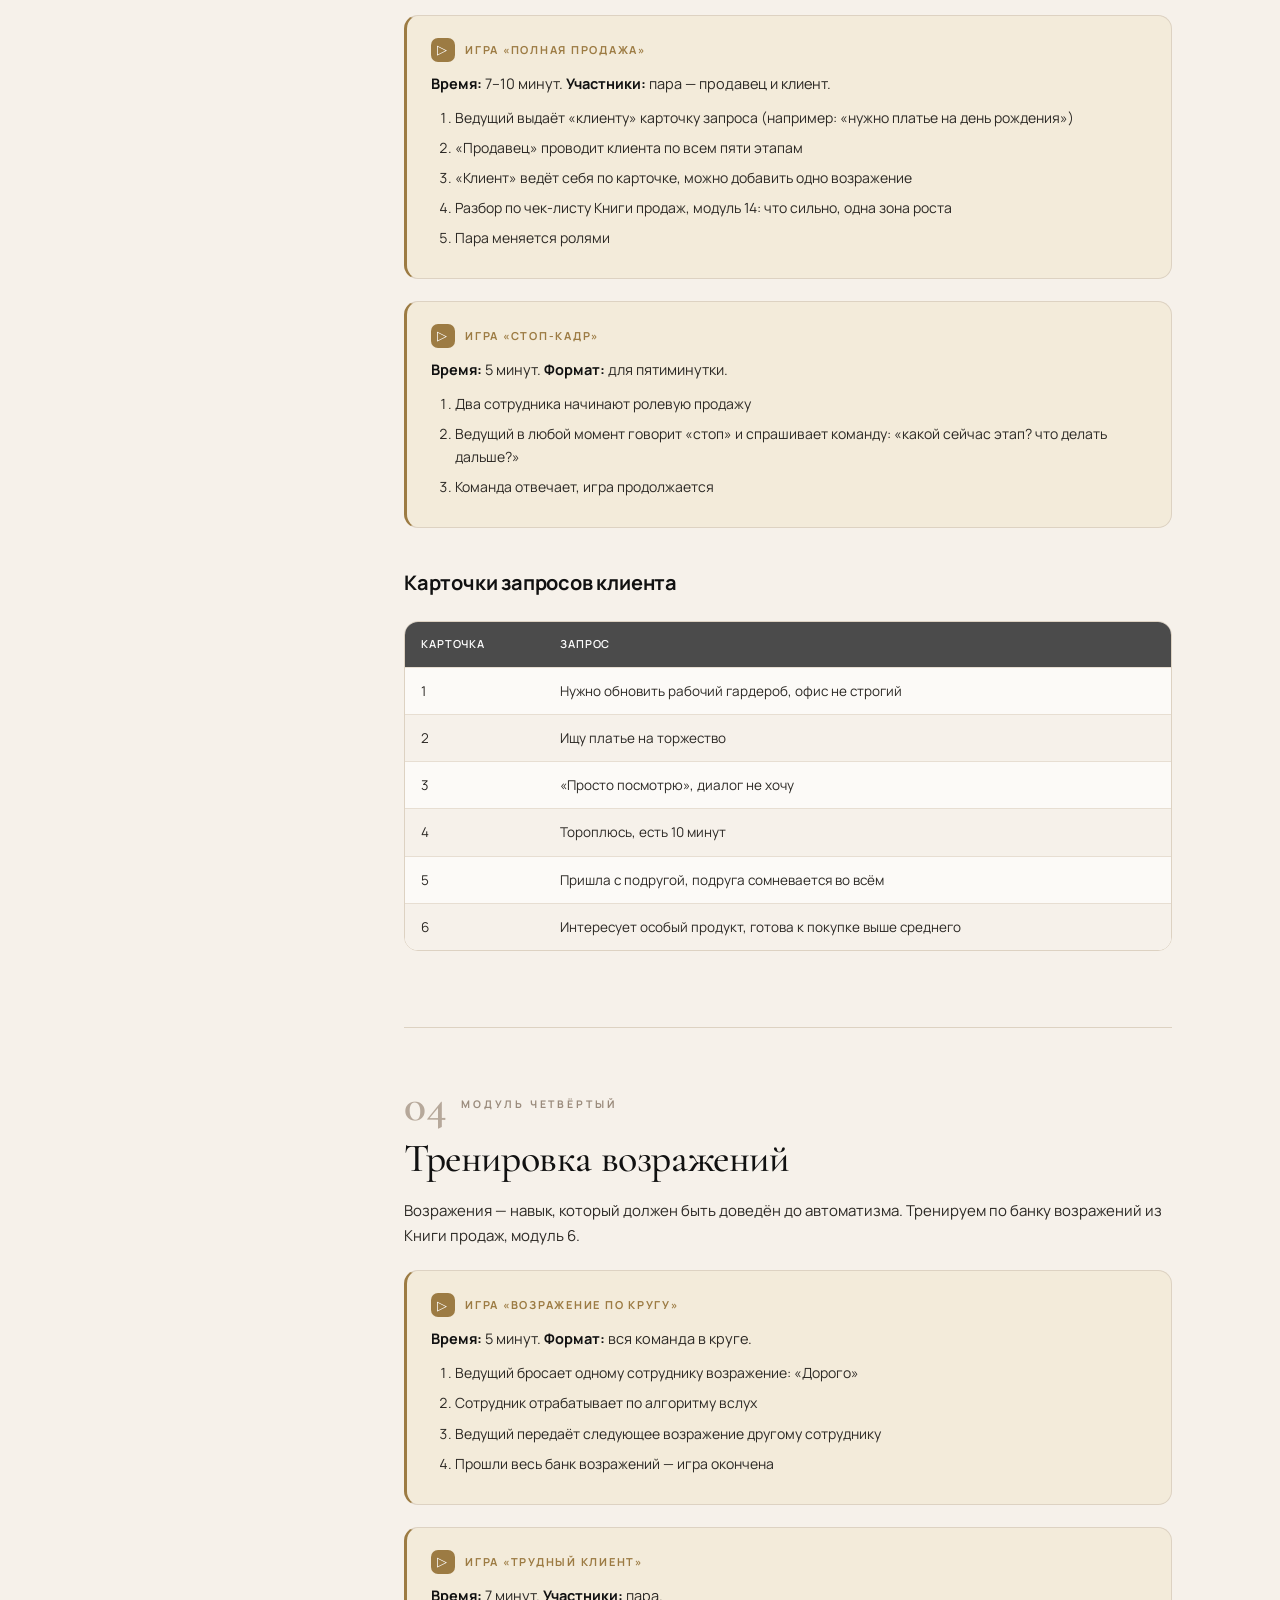
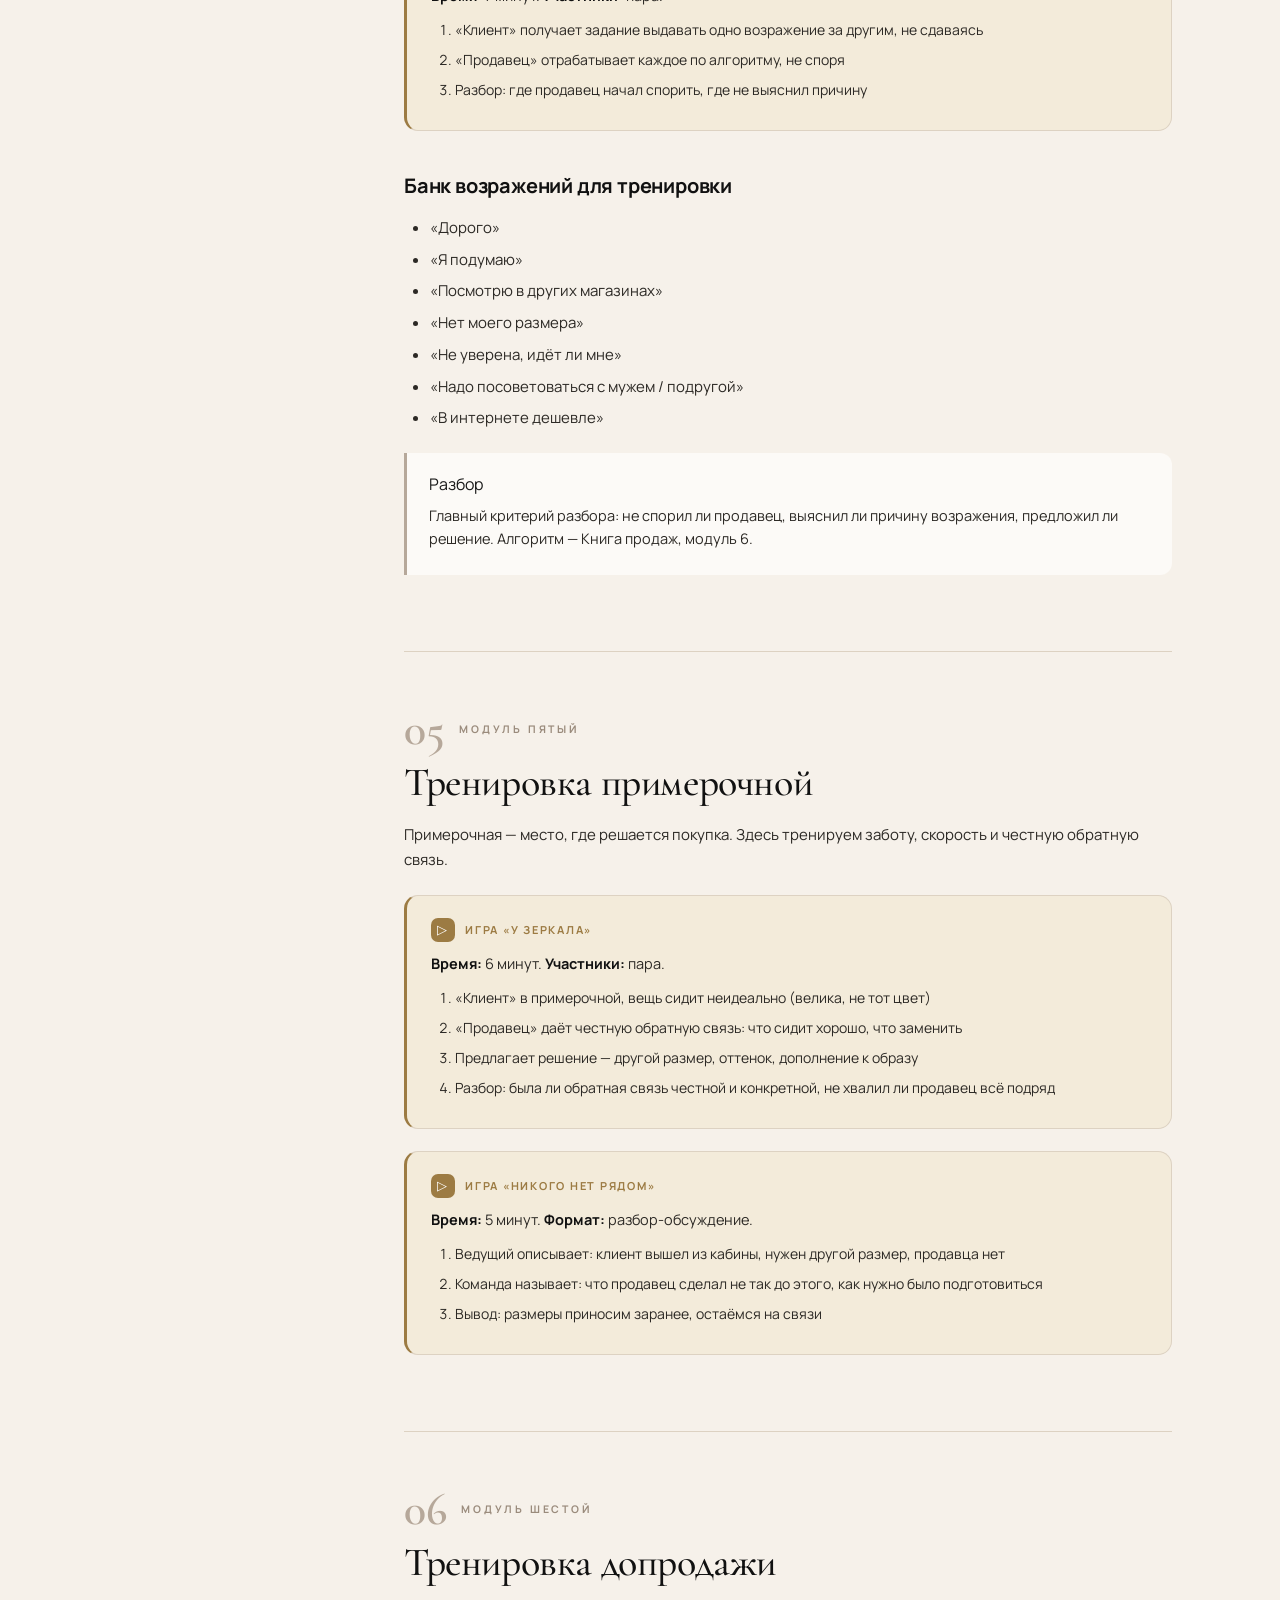
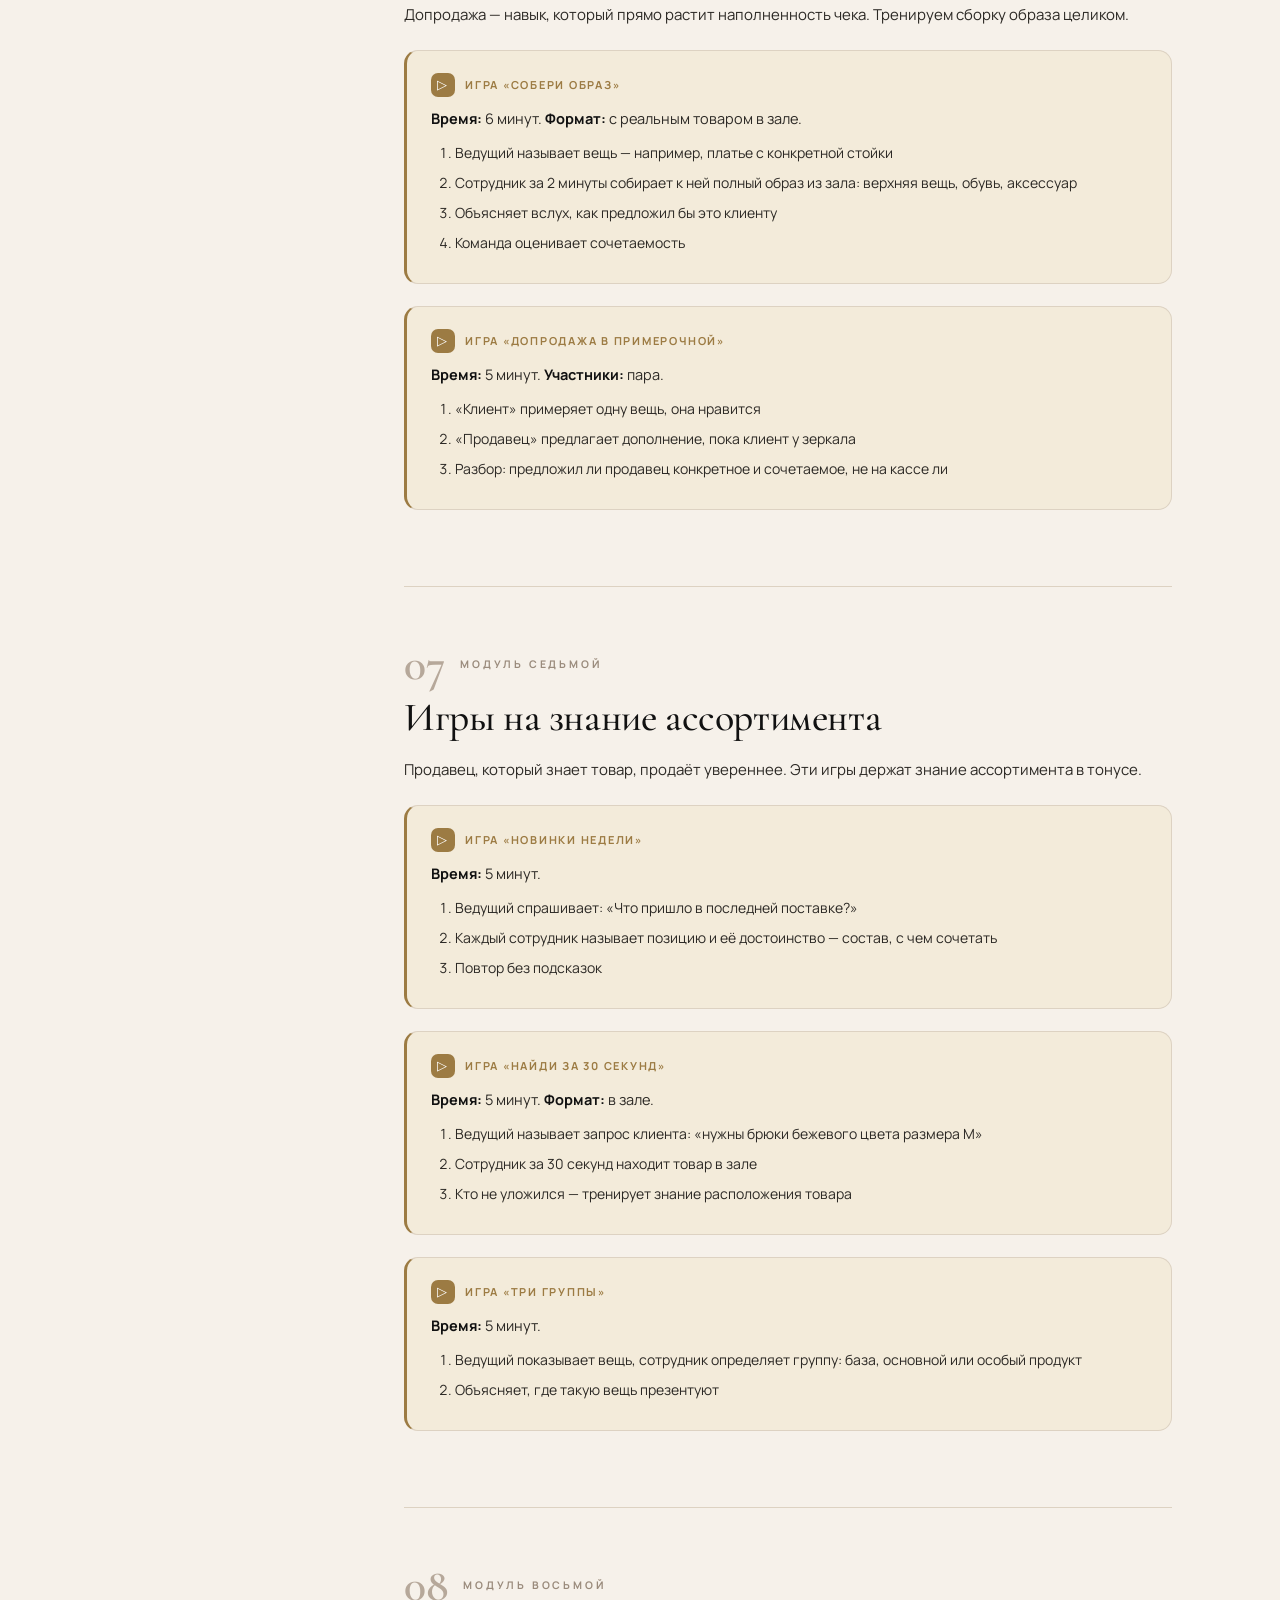
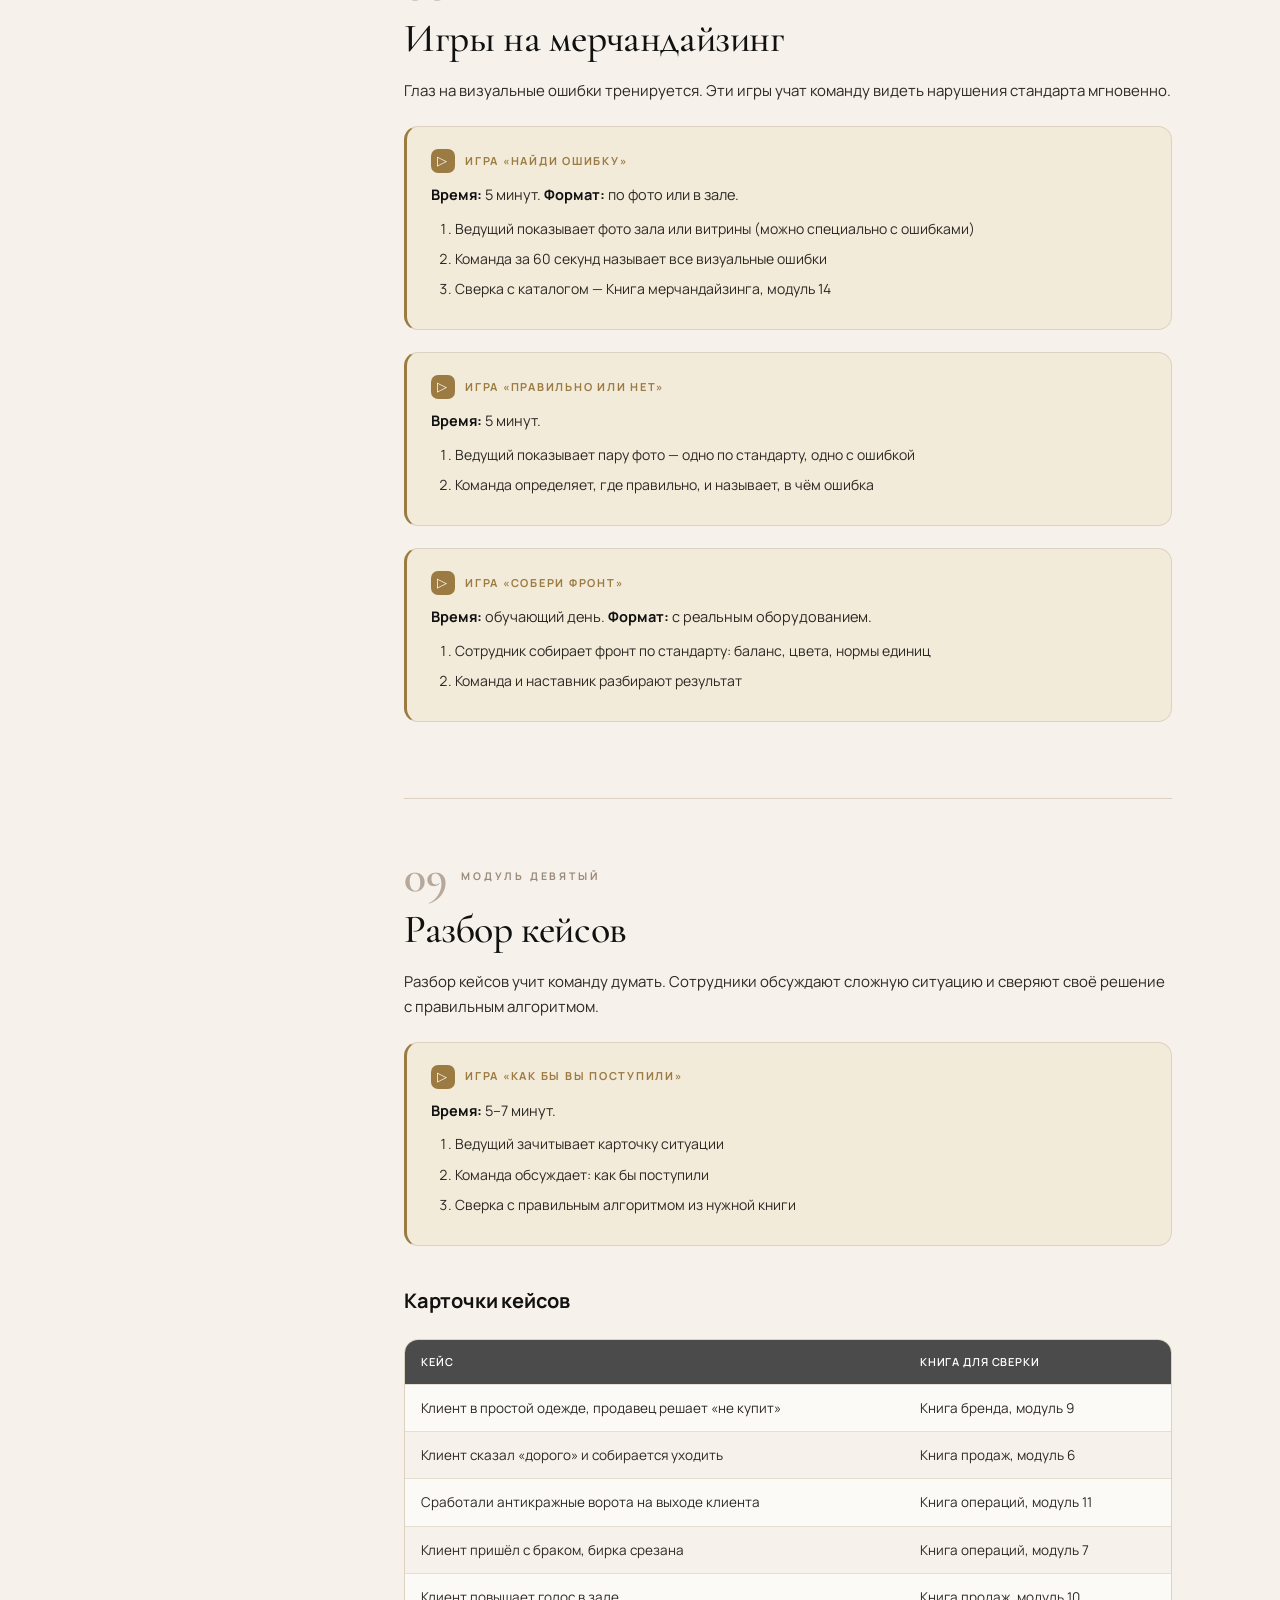
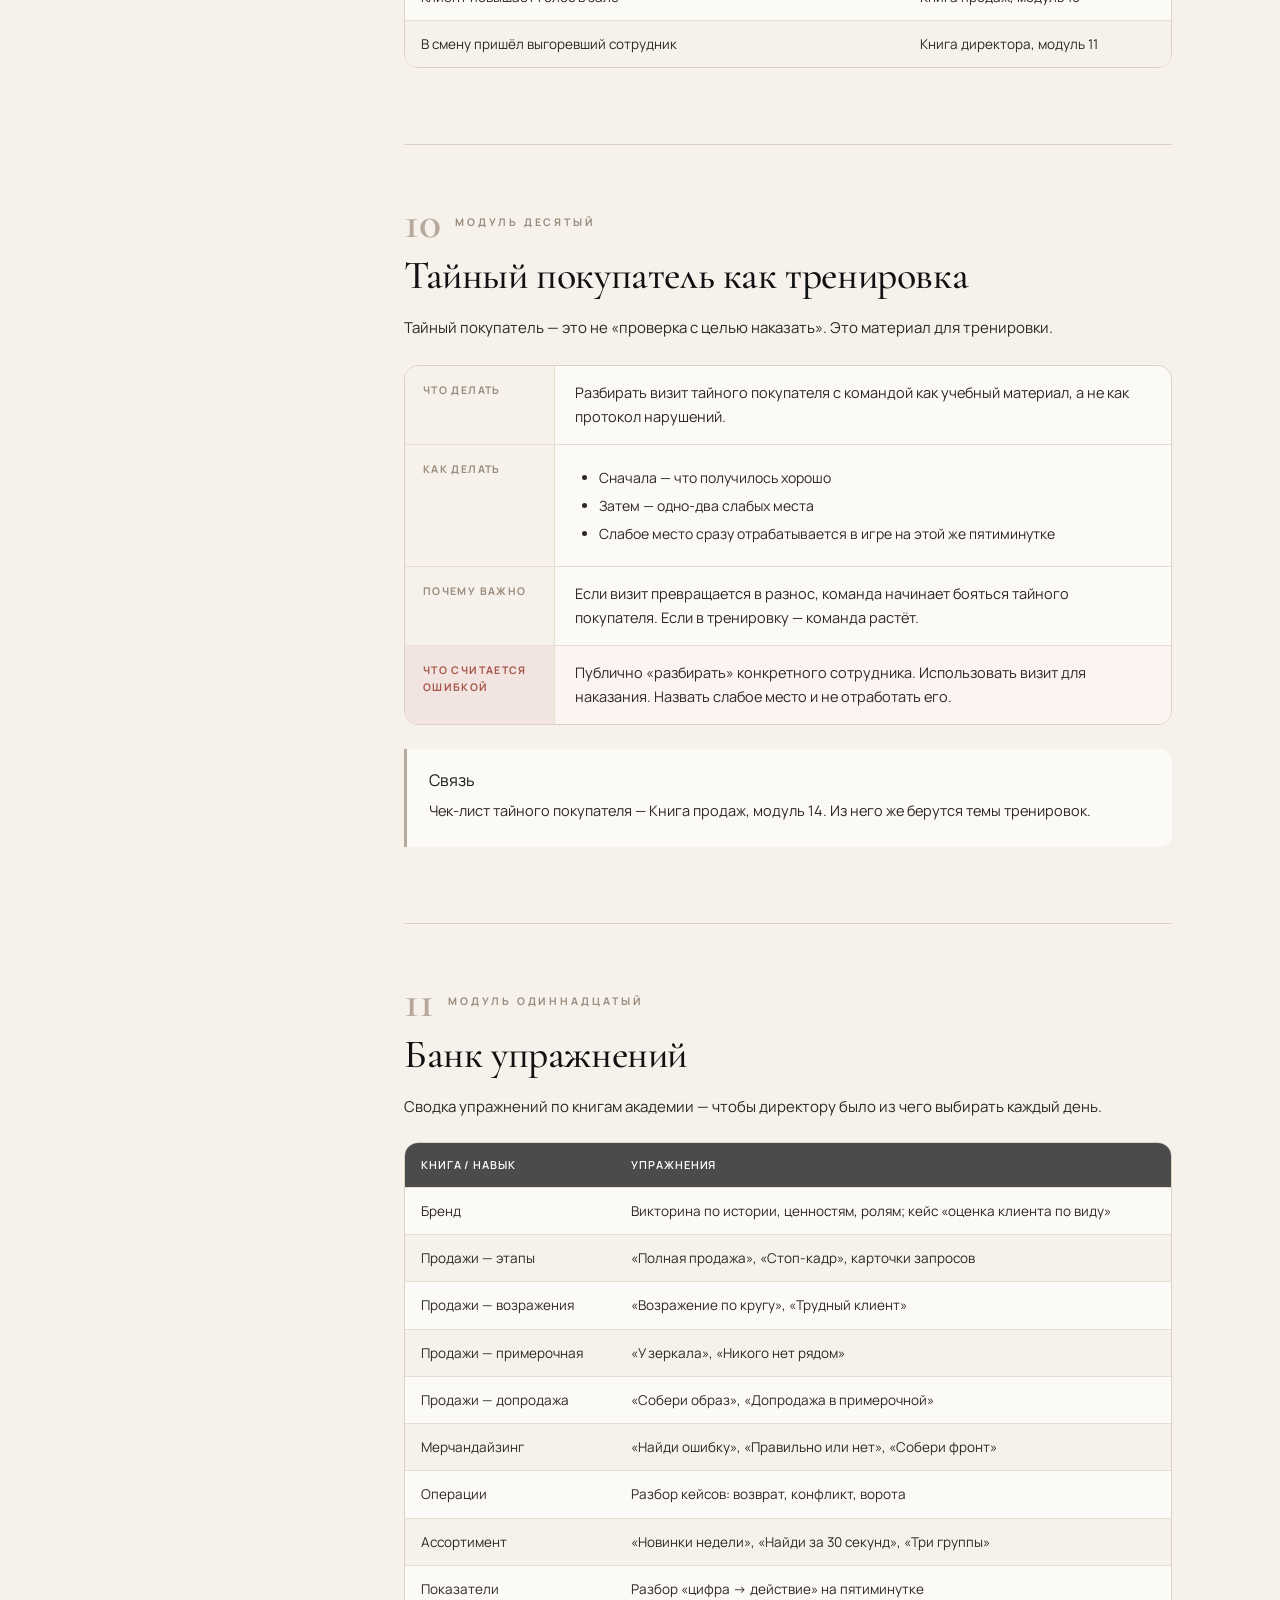
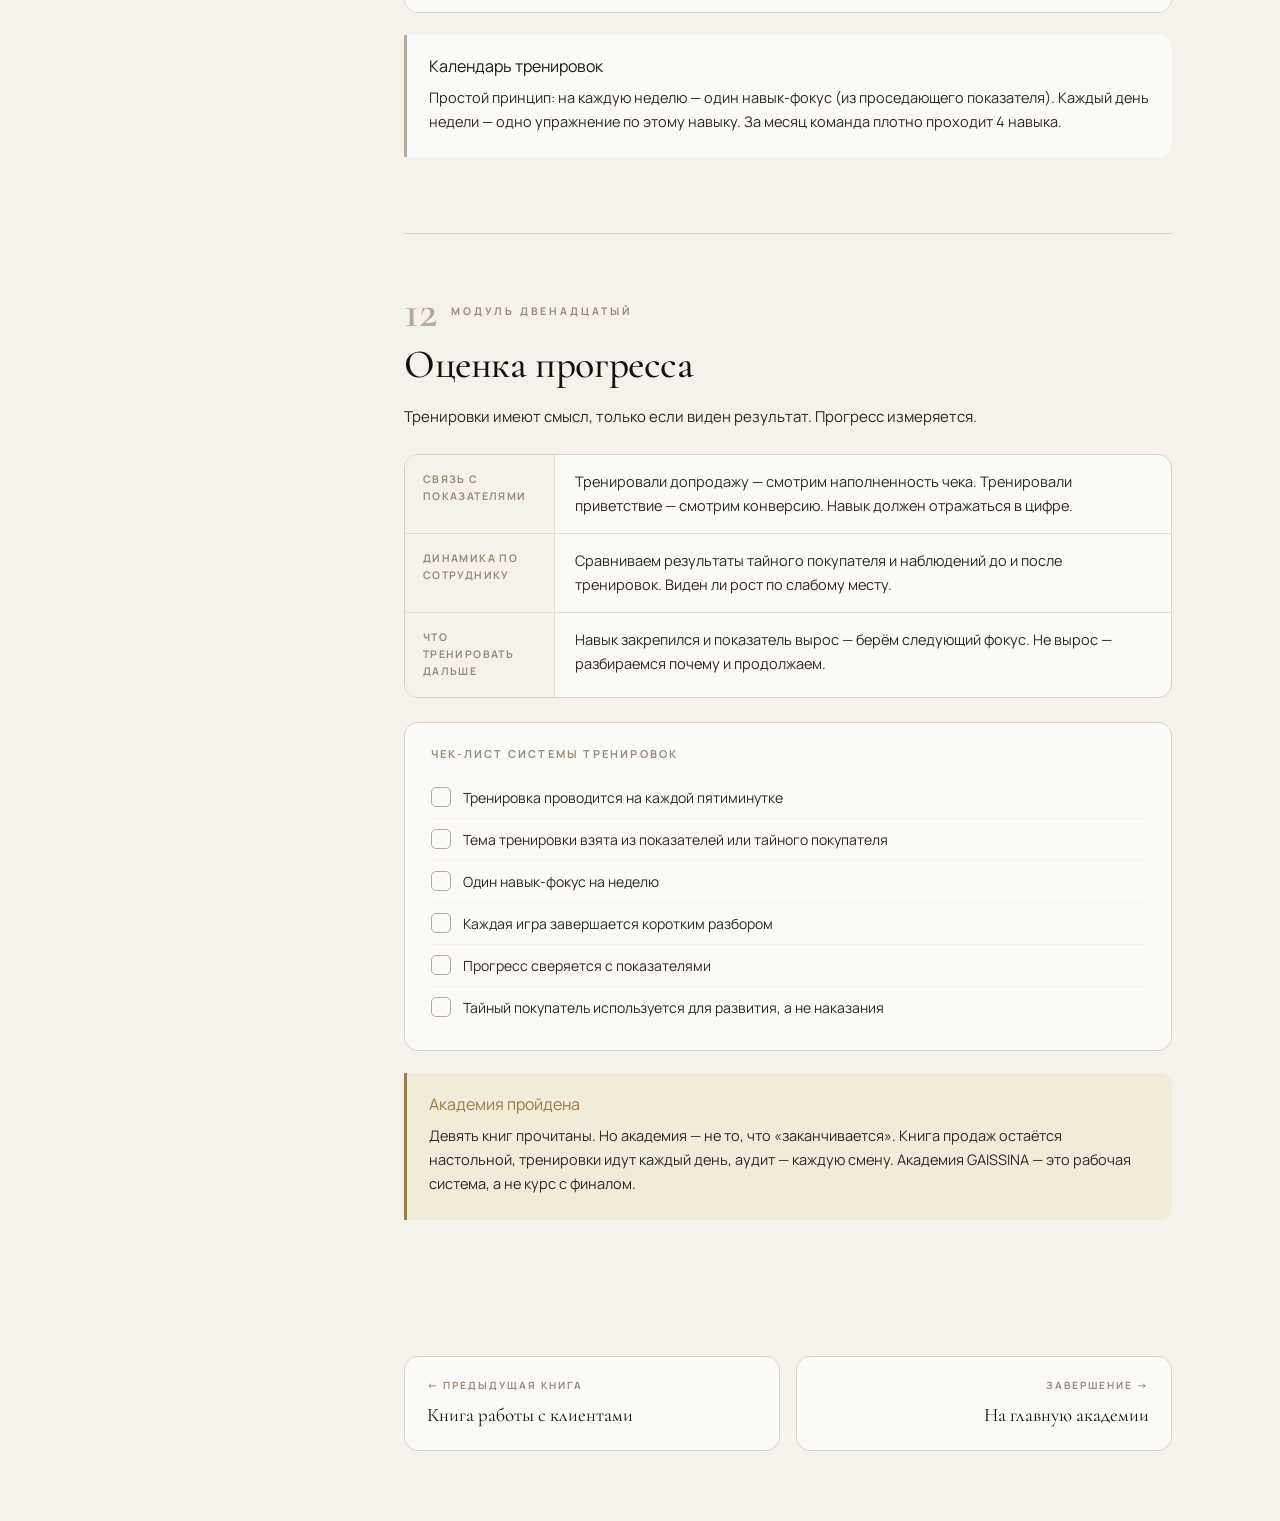
<file: books/09-games-book.html>
<!DOCTYPE html>
<html lang="ru">
<head>
<meta charset="UTF-8">
<meta name="viewport" content="width=device-width, initial-scale=1">
<meta name="robots" content="noindex, nofollow">
<title>Книга обучающих игр · GAISSINA Retail Academy</title>
<link rel="stylesheet" href="../assets/style.css">
</head>
<body data-book="09">
<div class="progress"><span></span></div>
<button class="menu-btn" aria-label="Меню"><span></span></button>
<div class="scrim"></div>
<aside class="sidebar" id="sidebar"></aside>

<main class="content">
<div class="wrap">

  <header class="book-head">
    <div class="book-kicker">Книга 09</div>
    <h1 class="book-title">Книга обучающих игр</h1>
    <p class="book-lead">
      Как отрабатывать навыки прямо в магазине. Ролевые тренировки, разборы
      ситуаций и упражнения на пятиминутках — чтобы стандарты из книг
      становились привычкой команды.
    </p>
    <div class="book-meta">
      <span class="pill">12 модулей</span>
      <span class="pill">Для директора и наставника</span>
      <span class="pill">Готовые сценарии игр</span>
    </div>
  </header>

  <div class="callout rule">
    <div class="co-h">Как устроена эта книга</div>
    <p>
      Каждый модуль — это готовые упражнения: что делает ведущий, что делают
      участники, сколько времени, как разбирать. Игры рассчитаны на формат
      пятиминутки и обучающего дня.
    </p>
  </div>

  <nav class="toc">
    <h3>Содержание книги</h3>
    <ol>
      <li><a href="#m1"><span class="t">Зачем тренировать навыки</span><span class="d">знание против навыка</span></a></li>
      <li><a href="#m2"><span class="t">Тренировка на пятиминутке</span><span class="d">обучение каждый день</span></a></li>
      <li><a href="#m3"><span class="t">Ролевые игры по этапам продажи</span><span class="d">отработка пяти этапов</span></a></li>
      <li><a href="#m4"><span class="t">Тренировка возражений</span><span class="d">банк возражений</span></a></li>
      <li><a href="#m5"><span class="t">Тренировка примерочной</span><span class="d">работа у кабины</span></a></li>
      <li><a href="#m6"><span class="t">Тренировка допродажи</span><span class="d">образ целиком</span></a></li>
      <li><a href="#m7"><span class="t">Игры на знание ассортимента</span><span class="d">знание товара</span></a></li>
      <li><a href="#m8"><span class="t">Игры на мерчандайзинг</span><span class="d">визуальные стандарты</span></a></li>
      <li><a href="#m9"><span class="t">Разбор кейсов</span><span class="d">сложные ситуации</span></a></li>
      <li><a href="#m10"><span class="t">Тайный покупатель как тренировка</span><span class="d">аудит для развития</span></a></li>
      <li><a href="#m11"><span class="t">Банк упражнений</span><span class="d">календарь тренировок</span></a></li>
      <li><a href="#m12"><span class="t">Оценка прогресса</span><span class="d">рост команды</span></a></li>
    </ol>
  </nav>

  <!-- ============ МОДУЛЬ 1 ============ -->
  <section class="module" id="m1">
    <div class="module-tag"><span class="num">01</span><span class="lbl">Модуль первый</span></div>
    <h2 class="module-title">Зачем тренировать навыки</h2>
    <p class="module-intro lead-p">
      Прочитать книгу — не значит уметь. Знание становится навыком только через
      повторение. Эта книга превращает теорию академии в реальное умение.
    </p>

    <div class="spec">
      <div class="spec-row">
        <div class="spec-key">Знание</div>
        <div class="spec-val">Продавец знает, что нужно отработать возражение «дорого». Но в зале от волнения забывает алгоритм.</div>
      </div>
      <div class="spec-row">
        <div class="spec-key">Навык</div>
        <div class="spec-val">Продавец отрабатывал возражение «дорого» 20 раз в тренировке. В зале он делает это автоматически, не задумываясь.</div>
      </div>
      <div class="spec-row">
        <div class="spec-key">Почему важно</div>
        <div class="spec-val">Тренировка снимает страх ошибки: ошибиться в игре не страшно. Поэтому в зале продавец действует увереннее.</div>
      </div>
      <div class="spec-row err">
        <div class="spec-key">Что считается ошибкой</div>
        <div class="spec-val">Считать, что после прочтения книги сотрудник «всё умеет». Обучение, которое заканчивается на чтении, не доходит до зала.</div>
      </div>
    </div>

    <div class="callout">
      <div class="co-h">Главная мысль</div>
      <p>
        Спорт не учат по учебнику — его тренируют. Продажи — то же самое. Книга
        даёт стандарт, а навык даёт только повторение в тренировке.
      </p>
    </div>
  </section>

  <!-- ============ МОДУЛЬ 2 ============ -->
  <section class="module" id="m2">
    <div class="module-tag"><span class="num">02</span><span class="lbl">Модуль второй</span></div>
    <h2 class="module-title">Тренировка на пятиминутке</h2>
    <p class="module-intro lead-p">
      Не нужно отдельных тренинговых дней, чтобы развивать команду. Достаточно
      5 минут каждый день — на пятиминутке.
    </p>

    <div class="spec">
      <div class="spec-row">
        <div class="spec-key">Что делать</div>
        <div class="spec-val">Включить в каждую пятиминутку одно короткое упражнение — на 5 минут.</div>
      </div>
      <div class="spec-row">
        <div class="spec-key">Как делать</div>
        <div class="spec-val">
          <ul>
            <li>Один навык за раз — не пытаться охватить всё</li>
            <li>Ведущий — директор или наставник</li>
            <li>Связь с реальностью: тренируем то, что просело по показателям или в тайном покупателе</li>
            <li>Коротко: объяснение → игра → разбор в одну фразу</li>
          </ul>
        </div>
      </div>
      <div class="spec-row">
        <div class="spec-key">Почему важно</div>
        <div class="spec-val">5 минут в день — это около 25 тренировок в месяц. Регулярность важнее длительности.</div>
      </div>
      <div class="spec-row err">
        <div class="spec-key">Что считается ошибкой</div>
        <div class="spec-val">Тренировать «когда-нибудь потом». Брать на одну пятиминутку сразу несколько навыков. Игра без разбора.</div>
      </div>
    </div>

    <div class="callout">
      <div class="co-h">Как выбрать тему тренировки</div>
      <p>
        Тема берётся из показателей. Низкая наполненность чека — тренируем
        допродажу. Низкая конверсия — тренируем приветствие и контакт. Слабое
        место из тайного покупателя — тренируем его.
      </p>
    </div>
  </section>

  <!-- ============ МОДУЛЬ 3 ============ -->
  <section class="module" id="m3">
    <div class="module-tag"><span class="num">03</span><span class="lbl">Модуль третий</span></div>
    <h2 class="module-title">Ролевые игры по этапам продажи</h2>
    <p class="module-intro lead-p">
      Самая базовая тренировка: один играет продавца, другой — клиента. Так
      отрабатываются все пять этапов продажи.
    </p>

    <div class="drill">
      <div class="drill-h"><span class="ic">▷</span>Игра «Полная продажа»</div>
      <p><strong>Время:</strong> 7–10 минут. <strong>Участники:</strong> пара — продавец и клиент.</p>
      <ol>
        <li>Ведущий выдаёт «клиенту» карточку запроса (например: «нужно платье на день рождения»)</li>
        <li>«Продавец» проводит клиента по всем пяти этапам</li>
        <li>«Клиент» ведёт себя по карточке, можно добавить одно возражение</li>
        <li>Разбор по чек-листу Книги продаж, модуль 14: что сильно, одна зона роста</li>
        <li>Пара меняется ролями</li>
      </ol>
    </div>

    <div class="drill">
      <div class="drill-h"><span class="ic">▷</span>Игра «Стоп-кадр»</div>
      <p><strong>Время:</strong> 5 минут. <strong>Формат:</strong> для пятиминутки.</p>
      <ol>
        <li>Два сотрудника начинают ролевую продажу</li>
        <li>Ведущий в любой момент говорит «стоп» и спрашивает команду: «какой сейчас этап? что делать дальше?»</li>
        <li>Команда отвечает, игра продолжается</li>
      </ol>
    </div>

    <h3 class="sec">Карточки запросов клиента</h3>
    <div class="tbl-wrap">
      <table>
        <thead><tr><th>Карточка</th><th>Запрос</th></tr></thead>
        <tbody>
          <tr><td>1</td><td>Нужно обновить рабочий гардероб, офис не строгий</td></tr>
          <tr><td>2</td><td>Ищу платье на торжество</td></tr>
          <tr><td>3</td><td>«Просто посмотрю», диалог не хочу</td></tr>
          <tr><td>4</td><td>Тороплюсь, есть 10 минут</td></tr>
          <tr><td>5</td><td>Пришла с подругой, подруга сомневается во всём</td></tr>
          <tr><td>6</td><td>Интересует особый продукт, готова к покупке выше среднего</td></tr>
        </tbody>
      </table>
    </div>
  </section>

  <!-- ============ МОДУЛЬ 4 ============ -->
  <section class="module" id="m4">
    <div class="module-tag"><span class="num">04</span><span class="lbl">Модуль четвёртый</span></div>
    <h2 class="module-title">Тренировка возражений</h2>
    <p class="module-intro lead-p">
      Возражения — навык, который должен быть доведён до автоматизма. Тренируем
      по банку возражений из Книги продаж, модуль 6.
    </p>

    <div class="drill">
      <div class="drill-h"><span class="ic">▷</span>Игра «Возражение по кругу»</div>
      <p><strong>Время:</strong> 5 минут. <strong>Формат:</strong> вся команда в круге.</p>
      <ol>
        <li>Ведущий бросает одному сотруднику возражение: «Дорого»</li>
        <li>Сотрудник отрабатывает по алгоритму вслух</li>
        <li>Ведущий передаёт следующее возражение другому сотруднику</li>
        <li>Прошли весь банк возражений — игра окончена</li>
      </ol>
    </div>

    <div class="drill">
      <div class="drill-h"><span class="ic">▷</span>Игра «Трудный клиент»</div>
      <p><strong>Время:</strong> 7 минут. <strong>Участники:</strong> пара.</p>
      <ol>
        <li>«Клиент» получает задание выдавать одно возражение за другим, не сдаваясь</li>
        <li>«Продавец» отрабатывает каждое по алгоритму, не споря</li>
        <li>Разбор: где продавец начал спорить, где не выяснил причину</li>
      </ol>
    </div>

    <h3 class="sec">Банк возражений для тренировки</h3>
    <ul>
      <li>«Дорого»</li>
      <li>«Я подумаю»</li>
      <li>«Посмотрю в других магазинах»</li>
      <li>«Нет моего размера»</li>
      <li>«Не уверена, идёт ли мне»</li>
      <li>«Надо посоветоваться с мужем / подругой»</li>
      <li>«В интернете дешевле»</li>
    </ul>

    <div class="callout">
      <div class="co-h">Разбор</div>
      <p>
        Главный критерий разбора: не спорил ли продавец, выяснил ли причину
        возражения, предложил ли решение. Алгоритм — Книга продаж, модуль 6.
      </p>
    </div>
  </section>

  <!-- ============ МОДУЛЬ 5 ============ -->
  <section class="module" id="m5">
    <div class="module-tag"><span class="num">05</span><span class="lbl">Модуль пятый</span></div>
    <h2 class="module-title">Тренировка примерочной</h2>
    <p class="module-intro lead-p">
      Примерочная — место, где решается покупка. Здесь тренируем заботу,
      скорость и честную обратную связь.
    </p>

    <div class="drill">
      <div class="drill-h"><span class="ic">▷</span>Игра «У зеркала»</div>
      <p><strong>Время:</strong> 6 минут. <strong>Участники:</strong> пара.</p>
      <ol>
        <li>«Клиент» в примерочной, вещь сидит неидеально (велика, не тот цвет)</li>
        <li>«Продавец» даёт честную обратную связь: что сидит хорошо, что заменить</li>
        <li>Предлагает решение — другой размер, оттенок, дополнение к образу</li>
        <li>Разбор: была ли обратная связь честной и конкретной, не хвалил ли продавец всё подряд</li>
      </ol>
    </div>

    <div class="drill">
      <div class="drill-h"><span class="ic">▷</span>Игра «Никого нет рядом»</div>
      <p><strong>Время:</strong> 5 минут. <strong>Формат:</strong> разбор-обсуждение.</p>
      <ol>
        <li>Ведущий описывает: клиент вышел из кабины, нужен другой размер, продавца нет</li>
        <li>Команда называет: что продавец сделал не так до этого, как нужно было подготовиться</li>
        <li>Вывод: размеры приносим заранее, остаёмся на связи</li>
      </ol>
    </div>
  </section>

  <!-- ============ МОДУЛЬ 6 ============ -->
  <section class="module" id="m6">
    <div class="module-tag"><span class="num">06</span><span class="lbl">Модуль шестой</span></div>
    <h2 class="module-title">Тренировка допродажи</h2>
    <p class="module-intro lead-p">
      Допродажа — навык, который прямо растит наполненность чека. Тренируем
      сборку образа целиком.
    </p>

    <div class="drill">
      <div class="drill-h"><span class="ic">▷</span>Игра «Собери образ»</div>
      <p><strong>Время:</strong> 6 минут. <strong>Формат:</strong> с реальным товаром в зале.</p>
      <ol>
        <li>Ведущий называет вещь — например, платье с конкретной стойки</li>
        <li>Сотрудник за 2 минуты собирает к ней полный образ из зала: верхняя вещь, обувь, аксессуар</li>
        <li>Объясняет вслух, как предложил бы это клиенту</li>
        <li>Команда оценивает сочетаемость</li>
      </ol>
    </div>

    <div class="drill">
      <div class="drill-h"><span class="ic">▷</span>Игра «Допродажа в примерочной»</div>
      <p><strong>Время:</strong> 5 минут. <strong>Участники:</strong> пара.</p>
      <ol>
        <li>«Клиент» примеряет одну вещь, она нравится</li>
        <li>«Продавец» предлагает дополнение, пока клиент у зеркала</li>
        <li>Разбор: предложил ли продавец конкретное и сочетаемое, не на кассе ли</li>
      </ol>
    </div>
  </section>

  <!-- ============ МОДУЛЬ 7 ============ -->
  <section class="module" id="m7">
    <div class="module-tag"><span class="num">07</span><span class="lbl">Модуль седьмой</span></div>
    <h2 class="module-title">Игры на знание ассортимента</h2>
    <p class="module-intro lead-p">
      Продавец, который знает товар, продаёт увереннее. Эти игры держат знание
      ассортимента в тонусе.
    </p>

    <div class="drill">
      <div class="drill-h"><span class="ic">▷</span>Игра «Новинки недели»</div>
      <p><strong>Время:</strong> 5 минут.</p>
      <ol>
        <li>Ведущий спрашивает: «Что пришло в последней поставке?»</li>
        <li>Каждый сотрудник называет позицию и её достоинство — состав, с чем сочетать</li>
        <li>Повтор без подсказок</li>
      </ol>
    </div>

    <div class="drill">
      <div class="drill-h"><span class="ic">▷</span>Игра «Найди за 30 секунд»</div>
      <p><strong>Время:</strong> 5 минут. <strong>Формат:</strong> в зале.</p>
      <ol>
        <li>Ведущий называет запрос клиента: «нужны брюки бежевого цвета размера M»</li>
        <li>Сотрудник за 30 секунд находит товар в зале</li>
        <li>Кто не уложился — тренирует знание расположения товара</li>
      </ol>
    </div>

    <div class="drill">
      <div class="drill-h"><span class="ic">▷</span>Игра «Три группы»</div>
      <p><strong>Время:</strong> 5 минут.</p>
      <ol>
        <li>Ведущий показывает вещь, сотрудник определяет группу: база, основной или особый продукт</li>
        <li>Объясняет, где такую вещь презентуют</li>
      </ol>
    </div>
  </section>

  <!-- ============ МОДУЛЬ 8 ============ -->
  <section class="module" id="m8">
    <div class="module-tag"><span class="num">08</span><span class="lbl">Модуль восьмой</span></div>
    <h2 class="module-title">Игры на мерчандайзинг</h2>
    <p class="module-intro lead-p">
      Глаз на визуальные ошибки тренируется. Эти игры учат команду видеть
      нарушения стандарта мгновенно.
    </p>

    <div class="drill">
      <div class="drill-h"><span class="ic">▷</span>Игра «Найди ошибку»</div>
      <p><strong>Время:</strong> 5 минут. <strong>Формат:</strong> по фото или в зале.</p>
      <ol>
        <li>Ведущий показывает фото зала или витрины (можно специально с ошибками)</li>
        <li>Команда за 60 секунд называет все визуальные ошибки</li>
        <li>Сверка с каталогом — Книга мерчандайзинга, модуль 14</li>
      </ol>
    </div>

    <div class="drill">
      <div class="drill-h"><span class="ic">▷</span>Игра «Правильно или нет»</div>
      <p><strong>Время:</strong> 5 минут.</p>
      <ol>
        <li>Ведущий показывает пару фото — одно по стандарту, одно с ошибкой</li>
        <li>Команда определяет, где правильно, и называет, в чём ошибка</li>
      </ol>
    </div>

    <div class="drill">
      <div class="drill-h"><span class="ic">▷</span>Игра «Собери фронт»</div>
      <p><strong>Время:</strong> обучающий день. <strong>Формат:</strong> с реальным оборудованием.</p>
      <ol>
        <li>Сотрудник собирает фронт по стандарту: баланс, цвета, нормы единиц</li>
        <li>Команда и наставник разбирают результат</li>
      </ol>
    </div>
  </section>

  <!-- ============ МОДУЛЬ 9 ============ -->
  <section class="module" id="m9">
    <div class="module-tag"><span class="num">09</span><span class="lbl">Модуль девятый</span></div>
    <h2 class="module-title">Разбор кейсов</h2>
    <p class="module-intro lead-p">
      Разбор кейсов учит команду думать. Сотрудники обсуждают сложную ситуацию
      и сверяют своё решение с правильным алгоритмом.
    </p>

    <div class="drill">
      <div class="drill-h"><span class="ic">▷</span>Игра «Как бы вы поступили»</div>
      <p><strong>Время:</strong> 5–7 минут.</p>
      <ol>
        <li>Ведущий зачитывает карточку ситуации</li>
        <li>Команда обсуждает: как бы поступили</li>
        <li>Сверка с правильным алгоритмом из нужной книги</li>
      </ol>
    </div>

    <h3 class="sec">Карточки кейсов</h3>
    <div class="tbl-wrap">
      <table>
        <thead><tr><th>Кейс</th><th>Книга для сверки</th></tr></thead>
        <tbody>
          <tr><td>Клиент в простой одежде, продавец решает «не купит»</td><td>Книга бренда, модуль 9</td></tr>
          <tr><td>Клиент сказал «дорого» и собирается уходить</td><td>Книга продаж, модуль 6</td></tr>
          <tr><td>Сработали антикражные ворота на выходе клиента</td><td>Книга операций, модуль 11</td></tr>
          <tr><td>Клиент пришёл с браком, бирка срезана</td><td>Книга операций, модуль 7</td></tr>
          <tr><td>Клиент повышает голос в зале</td><td>Книга продаж, модуль 10</td></tr>
          <tr><td>В смену пришёл выгоревший сотрудник</td><td>Книга директора, модуль 11</td></tr>
        </tbody>
      </table>
    </div>
  </section>

  <!-- ============ МОДУЛЬ 10 ============ -->
  <section class="module" id="m10">
    <div class="module-tag"><span class="num">10</span><span class="lbl">Модуль десятый</span></div>
    <h2 class="module-title">Тайный покупатель как тренировка</h2>
    <p class="module-intro lead-p">
      Тайный покупатель — это не «проверка с целью наказать». Это материал для
      тренировки.
    </p>

    <div class="spec">
      <div class="spec-row">
        <div class="spec-key">Что делать</div>
        <div class="spec-val">Разбирать визит тайного покупателя с командой как учебный материал, а не как протокол нарушений.</div>
      </div>
      <div class="spec-row">
        <div class="spec-key">Как делать</div>
        <div class="spec-val">
          <ul>
            <li>Сначала — что получилось хорошо</li>
            <li>Затем — одно-два слабых места</li>
            <li>Слабое место сразу отрабатывается в игре на этой же пятиминутке</li>
          </ul>
        </div>
      </div>
      <div class="spec-row">
        <div class="spec-key">Почему важно</div>
        <div class="spec-val">Если визит превращается в разнос, команда начинает бояться тайного покупателя. Если в тренировку — команда растёт.</div>
      </div>
      <div class="spec-row err">
        <div class="spec-key">Что считается ошибкой</div>
        <div class="spec-val">Публично «разбирать» конкретного сотрудника. Использовать визит для наказания. Назвать слабое место и не отработать его.</div>
      </div>
    </div>

    <div class="callout">
      <div class="co-h">Связь</div>
      <p>
        Чек-лист тайного покупателя — Книга продаж, модуль 14. Из него же
        берутся темы тренировок.
      </p>
    </div>
  </section>

  <!-- ============ МОДУЛЬ 11 ============ -->
  <section class="module" id="m11">
    <div class="module-tag"><span class="num">11</span><span class="lbl">Модуль одиннадцатый</span></div>
    <h2 class="module-title">Банк упражнений</h2>
    <p class="module-intro lead-p">
      Сводка упражнений по книгам академии — чтобы директору было из чего
      выбирать каждый день.
    </p>

    <div class="tbl-wrap">
      <table>
        <thead><tr><th>Книга / навык</th><th>Упражнения</th></tr></thead>
        <tbody>
          <tr><td>Бренд</td><td>Викторина по истории, ценностям, ролям; кейс «оценка клиента по виду»</td></tr>
          <tr><td>Продажи — этапы</td><td>«Полная продажа», «Стоп-кадр», карточки запросов</td></tr>
          <tr><td>Продажи — возражения</td><td>«Возражение по кругу», «Трудный клиент»</td></tr>
          <tr><td>Продажи — примерочная</td><td>«У зеркала», «Никого нет рядом»</td></tr>
          <tr><td>Продажи — допродажа</td><td>«Собери образ», «Допродажа в примерочной»</td></tr>
          <tr><td>Мерчандайзинг</td><td>«Найди ошибку», «Правильно или нет», «Собери фронт»</td></tr>
          <tr><td>Операции</td><td>Разбор кейсов: возврат, конфликт, ворота</td></tr>
          <tr><td>Ассортимент</td><td>«Новинки недели», «Найди за 30 секунд», «Три группы»</td></tr>
          <tr><td>Показатели</td><td>Разбор «цифра → действие» на пятиминутке</td></tr>
        </tbody>
      </table>
    </div>

    <div class="callout">
      <div class="co-h">Календарь тренировок</div>
      <p>
        Простой принцип: на каждую неделю — один навык-фокус (из проседающего
        показателя). Каждый день недели — одно упражнение по этому навыку.
        За месяц команда плотно проходит 4 навыка.
      </p>
    </div>
  </section>

  <!-- ============ МОДУЛЬ 12 ============ -->
  <section class="module" id="m12">
    <div class="module-tag"><span class="num">12</span><span class="lbl">Модуль двенадцатый</span></div>
    <h2 class="module-title">Оценка прогресса</h2>
    <p class="module-intro lead-p">
      Тренировки имеют смысл, только если виден результат. Прогресс измеряется.
    </p>

    <div class="spec">
      <div class="spec-row">
        <div class="spec-key">Связь с показателями</div>
        <div class="spec-val">Тренировали допродажу — смотрим наполненность чека. Тренировали приветствие — смотрим конверсию. Навык должен отражаться в цифре.</div>
      </div>
      <div class="spec-row">
        <div class="spec-key">Динамика по сотруднику</div>
        <div class="spec-val">Сравниваем результаты тайного покупателя и наблюдений до и после тренировок. Виден ли рост по слабому месту.</div>
      </div>
      <div class="spec-row">
        <div class="spec-key">Что тренировать дальше</div>
        <div class="spec-val">Навык закрепился и показатель вырос — берём следующий фокус. Не вырос — разбираемся почему и продолжаем.</div>
      </div>
    </div>

    <div class="checklist">
      <div class="ttl">Чек-лист системы тренировок</div>
      <ul>
        <li>Тренировка проводится на каждой пятиминутке</li>
        <li>Тема тренировки взята из показателей или тайного покупателя</li>
        <li>Один навык-фокус на неделю</li>
        <li>Каждая игра завершается коротким разбором</li>
        <li>Прогресс сверяется с показателями</li>
        <li>Тайный покупатель используется для развития, а не наказания</li>
      </ul>
    </div>

    <div class="callout rule">
      <div class="co-h">Академия пройдена</div>
      <p>
        Девять книг прочитаны. Но академия — не то, что «заканчивается». Книга
        продаж остаётся настольной, тренировки идут каждый день, аудит — каждую
        смену. Академия GAISSINA — это рабочая система, а не курс с финалом.
      </p>
    </div>
  </section>

  <nav class="book-nav">
    <a class="prev" href="08-clienteling-book.html">
      <div class="bn-dir">← Предыдущая книга</div>
      <div class="bn-t">Книга работы с клиентами</div>
    </a>
    <a class="next" href="../index.html">
      <div class="bn-dir">Завершение →</div>
      <div class="bn-t">На главную академии</div>
    </a>
  </nav>

</div>
</main>

<script src="../assets/academy.js"></script>
</body>
</html>
</file>
<file: assets/style.css>
/* ============================================================
   GAISSINA RETAIL ACADEMY — дизайн-система
   Палитра: Milk / Beige / Taupe / Graphite / Black
   ============================================================ */

@import url('https://fonts.googleapis.com/css2?family=Cormorant+Garamond:wght@400;500;600&family=Manrope:wght@300;400;500;600;700&display=swap');

:root{
  --milk:#F6F1EA;
  --paper:#FCFAF7;
  --beige:#E7DED2;
  --beige-d:#DDD2C2;
  --taupe:#B6A89A;
  --taupe-d:#9A8B7C;
  --graphite:#4B4B4B;
  --ink:#1A1A1A;
  --black:#111111;

  --ok:#5C7A5C;
  --ok-bg:#EAEFE4;
  --ok-bd:#C2D1B4;
  --no:#A6584A;
  --no-bg:#F2E4E0;
  --no-bd:#E0C3BB;
  --gold:#9C7B43;
  --gold-bg:#F3EBDA;

  --serif:'Cormorant Garamond', Georgia, 'Times New Roman', serif;
  --sans:'Manrope', 'Segoe UI', system-ui, -apple-system, sans-serif;

  --sidebar-w:296px;
  --shadow:0 1px 2px rgba(40,30,20,.05), 0 8px 30px rgba(40,30,20,.07);
}

*{box-sizing:border-box;margin:0;padding:0}
html{scroll-behavior:smooth}
body{
  font-family:var(--sans);
  background:var(--milk);
  color:var(--ink);
  font-weight:400;
  line-height:1.65;
  -webkit-font-smoothing:antialiased;
}
img{max-width:100%}
a{color:inherit}

/* ---------- Прогресс чтения ---------- */
.progress{position:fixed;top:0;left:0;right:0;height:3px;background:transparent;z-index:120}
.progress span{display:block;height:100%;width:0;background:linear-gradient(90deg,var(--taupe),var(--graphite))}

/* ============================================================
   РАСКЛАДКА: боковое меню + контент
   ============================================================ */
.sidebar{
  position:fixed;top:0;left:0;bottom:0;width:var(--sidebar-w);
  background:var(--paper);border-right:1px solid var(--beige);
  display:flex;flex-direction:column;z-index:100;
  overflow-y:auto;
}
.sb-brand{padding:30px 28px 22px;border-bottom:1px solid var(--beige)}
.sb-mark{
  font-family:var(--serif);font-size:30px;letter-spacing:.22em;
  font-weight:500;color:var(--black);
}
.sb-sub{
  font-size:9.5px;letter-spacing:.34em;text-transform:uppercase;
  color:var(--taupe-d);margin-top:7px;font-weight:600;
}
.sb-scroll{padding:16px 14px 30px;flex:1}
.sb-cap{
  font-size:9.5px;letter-spacing:.26em;text-transform:uppercase;
  color:var(--taupe-d);font-weight:700;padding:12px 14px 8px;
}
.sb-link{
  display:flex;gap:12px;align-items:baseline;
  padding:9px 14px;border-radius:9px;text-decoration:none;
  color:var(--graphite);font-size:13.5px;line-height:1.4;
  transition:background .15s,color .15s;
}
.sb-link:hover{background:var(--milk)}
.sb-link .n{
  font-family:var(--serif);font-size:15px;color:var(--taupe-d);
  min-width:20px;font-weight:600;
}
.sb-link.current{background:var(--graphite);color:#fff}
.sb-link.current .n{color:var(--beige)}
.sb-link.soon{opacity:.55}
.sb-link .badge{
  margin-left:auto;font-size:8px;letter-spacing:.1em;
  background:var(--beige);color:var(--taupe-d);
  padding:2px 6px;border-radius:20px;font-weight:700;
  text-transform:uppercase;align-self:center;
}
.sb-foot{
  padding:16px 28px;border-top:1px solid var(--beige);
  font-size:11px;color:var(--taupe-d);
}

/* ---------- кнопка меню (моб.) ---------- */
.menu-btn{
  display:none;position:fixed;top:14px;left:14px;z-index:130;
  width:44px;height:44px;border-radius:11px;border:1px solid var(--beige);
  background:var(--paper);cursor:pointer;align-items:center;justify-content:center;
}
.menu-btn span,.menu-btn span::before,.menu-btn span::after{
  content:'';display:block;width:18px;height:2px;background:var(--graphite);position:relative;
}
.menu-btn span::before{position:absolute;top:-6px}
.menu-btn span::after{position:absolute;top:6px}
.scrim{
  display:none;position:fixed;inset:0;background:rgba(30,22,15,.4);z-index:95;
}

/* ---------- контент ---------- */
.content{
  margin-left:var(--sidebar-w);
  padding:0;
  min-height:100vh;
}
.wrap{max-width:880px;margin:0 auto;padding:0 56px}

/* ============================================================
   ШАПКА КНИГИ
   ============================================================ */
.book-head{
  background:linear-gradient(170deg,var(--beige) 0%,var(--milk) 90%);
  border-bottom:1px solid var(--beige-d);
  padding:74px 0 56px;
}
.book-kicker{
  font-size:11px;letter-spacing:.32em;text-transform:uppercase;
  color:var(--taupe-d);font-weight:700;
}
.book-title{
  font-family:var(--serif);font-weight:500;
  font-size:clamp(40px,6vw,68px);line-height:1.04;
  color:var(--black);margin:18px 0 0;letter-spacing:-.01em;
}
.book-lead{
  font-size:17px;color:var(--graphite);margin-top:20px;max-width:620px;
  font-weight:400;
}
.book-meta{
  margin-top:30px;display:flex;flex-wrap:wrap;gap:10px;
}
.book-meta .pill{
  background:var(--paper);border:1px solid var(--beige-d);
  padding:7px 14px;border-radius:30px;font-size:12px;color:var(--graphite);
}

/* ============================================================
   ОГЛАВЛЕНИЕ КНИГИ
   ============================================================ */
.toc{
  background:var(--paper);border:1px solid var(--beige);
  border-radius:16px;padding:30px 34px;margin:46px 0;
}
.toc h3{
  font-size:11px;letter-spacing:.26em;text-transform:uppercase;
  color:var(--taupe-d);font-weight:700;margin-bottom:18px;
}
.toc ol{list-style:none;counter-reset:toc}
.toc li{counter-increment:toc;border-top:1px solid var(--beige)}
.toc li:first-child{border-top:none}
.toc a{
  display:flex;gap:16px;align-items:baseline;
  padding:11px 0;text-decoration:none;color:var(--ink);
  transition:color .15s;
}
.toc a:hover{color:var(--taupe-d)}
.toc a::before{
  content:counter(toc,decimal-leading-zero);
  font-family:var(--serif);font-size:16px;color:var(--taupe);
  font-weight:600;min-width:30px;
}
.toc a .t{flex:1;font-size:14.5px}
.toc a .d{font-size:12px;color:var(--taupe-d)}

/* ============================================================
   МОДУЛЬ / РАЗДЕЛ
   ============================================================ */
.module{padding:54px 0;border-top:1px solid var(--beige-d)}
.module:first-of-type{border-top:none}
.module-tag{
  display:flex;align-items:center;gap:14px;margin-bottom:8px;
}
.module-tag .num{
  font-family:var(--serif);font-size:46px;line-height:1;
  color:var(--taupe);font-weight:600;
}
.module-tag .lbl{
  font-size:10.5px;letter-spacing:.28em;text-transform:uppercase;
  color:var(--taupe-d);font-weight:700;
}
.module-title{
  font-family:var(--serif);font-weight:500;
  font-size:clamp(28px,3.6vw,40px);line-height:1.12;
  color:var(--black);margin:6px 0 18px;letter-spacing:-.01em;
}
.module-intro{font-size:16px;color:var(--graphite);margin-bottom:8px}

h3.sec{
  font-size:20px;font-weight:700;color:var(--black);
  margin:38px 0 14px;letter-spacing:-.01em;
}
h4.sub{
  font-size:15px;font-weight:700;color:var(--graphite);
  margin:26px 0 10px;
}
.module p{margin:13px 0;font-size:15px;color:#2c2925}
.module ul,.module ol{margin:13px 0 13px 4px;padding-left:22px}
.module li{margin:7px 0;font-size:15px;color:#2c2925}
.lead-p{font-size:16.5px;color:var(--graphite)}
strong{font-weight:700;color:var(--black)}
em{font-style:normal;background:var(--gold-bg);padding:0 4px;border-radius:3px}

/* ============================================================
   БЛОК «ЧТО / КАК / ПОЧЕМУ / КАК ПРОВЕРИТЬ / ОШИБКА»
   ============================================================ */
.spec{
  border:1px solid var(--beige-d);border-radius:14px;
  overflow:hidden;margin:24px 0;background:var(--paper);
}
.spec-row{display:flex;border-top:1px solid var(--beige)}
.spec-row:first-child{border-top:none}
.spec-key{
  flex:0 0 150px;padding:16px 18px;
  font-size:10.5px;letter-spacing:.13em;text-transform:uppercase;
  font-weight:700;color:var(--taupe-d);
  background:var(--milk);border-right:1px solid var(--beige);
}
.spec-val{padding:15px 20px;font-size:14.5px;color:#2c2925;flex:1}
.spec-val p{margin:7px 0;font-size:14.5px}
.spec-val ul{margin:6px 0 6px 2px}
.spec-val li{font-size:14px;margin:5px 0}
.spec-row.err .spec-key{background:var(--no-bg);color:var(--no)}
.spec-row.err .spec-val{background:#fbf4f2}
.spec-row.check .spec-key{background:var(--ok-bg);color:var(--ok)}

/* ============================================================
   СРАВНЕНИЕ ПРАВИЛЬНО / НЕПРАВИЛЬНО
   ============================================================ */
.compare{display:grid;grid-template-columns:1fr 1fr;gap:16px;margin:24px 0}
.cmp{border-radius:14px;padding:20px 22px;border:1px solid}
.cmp.yes{background:var(--ok-bg);border-color:var(--ok-bd)}
.cmp.no{background:var(--no-bg);border-color:var(--no-bd)}
.cmp-h{
  display:flex;align-items:center;gap:9px;font-weight:700;
  font-size:12px;letter-spacing:.12em;text-transform:uppercase;margin-bottom:10px;
}
.cmp.yes .cmp-h{color:var(--ok)}
.cmp.no .cmp-h{color:var(--no)}
.cmp-ic{
  width:22px;height:22px;border-radius:50%;color:#fff;
  display:flex;align-items:center;justify-content:center;font-size:13px;
}
.cmp.yes .cmp-ic{background:var(--ok)}
.cmp.no .cmp-ic{background:var(--no)}
.cmp p{margin:8px 0;font-size:14px;color:#2c2925}
.cmp ul{margin:6px 0 0 2px;padding-left:20px}
.cmp li{font-size:13.5px;margin:6px 0}

/* ============================================================
   ДИАЛОГ / СКРИПТ
   ============================================================ */
.script{
  background:var(--paper);border:1px solid var(--beige-d);
  border-radius:14px;padding:8px 22px 18px;margin:22px 0;
}
.script-h{
  font-size:10.5px;letter-spacing:.2em;text-transform:uppercase;
  color:var(--taupe-d);font-weight:700;padding:14px 0 8px;
  border-bottom:1px solid var(--beige);margin-bottom:6px;
}
.line{display:flex;gap:14px;padding:9px 0;border-top:1px solid var(--milk)}
.line:first-of-type{border-top:none}
.role{
  flex:0 0 92px;font-size:10.5px;font-weight:700;text-transform:uppercase;
  letter-spacing:.06em;padding-top:3px;
}
.line.s .role{color:var(--graphite)}
.line.c .role{color:var(--taupe-d)}
.line .say{flex:1;font-size:14.5px;color:#2c2925}
.line.s .say{font-weight:500}
.line .say .note{display:block;font-size:12px;color:var(--taupe-d);margin-top:3px}

/* ============================================================
   ЧЕК-ЛИСТ
   ============================================================ */
.checklist{
  background:var(--paper);border:1px solid var(--beige-d);
  border-radius:14px;padding:22px 26px;margin:22px 0;
}
.checklist .ttl{
  font-size:11px;letter-spacing:.2em;text-transform:uppercase;
  color:var(--taupe-d);font-weight:700;margin-bottom:14px;
}
.checklist ul{list-style:none;margin:0;padding:0}
.checklist li{
  display:flex;gap:12px;padding:9px 0;font-size:14px;color:#2c2925;
  border-top:1px solid var(--milk);margin:0;
}
.checklist li:first-child{border-top:none}
.checklist li::before{
  content:'';flex:0 0 18px;height:18px;border:1.6px solid var(--taupe);
  border-radius:5px;margin-top:1px;
}

/* ============================================================
   ВРЕЗКИ: правило / внимание / кейс / тренировка
   ============================================================ */
.callout{
  border-left:3px solid var(--taupe);background:var(--paper);
  border-radius:0 12px 12px 0;padding:18px 22px;margin:22px 0;
}
.callout . co-h{
  font-size:10.5px;letter-spacing:.2em;text-transform:uppercase;
  font-weight:700;color:var(--taupe-d);margin-bottom:6px;
}
.callout p{margin:6px 0;font-size:14.5px}
.callout.warn{border-left-color:var(--no);background:var(--no-bg)}
.callout.warn .co-h{color:var(--no)}
.callout.rule{border-left-color:var(--gold);background:var(--gold-bg)}
.callout.rule .co-h{color:var(--gold)}

.case,.drill{
  border:1px solid var(--beige-d);border-radius:14px;
  padding:22px 24px;margin:22px 0;background:var(--paper);
}
.case{border-left:3px solid var(--graphite)}
.drill{border-left:3px solid var(--gold);background:var(--gold-bg)}
.case-h,.drill-h{
  display:flex;align-items:center;gap:10px;
  font-size:11px;letter-spacing:.16em;text-transform:uppercase;
  font-weight:700;margin-bottom:10px;
}
.case-h{color:var(--graphite)}
.drill-h{color:var(--gold)}
.case-h .ic,.drill-h .ic{
  width:24px;height:24px;border-radius:7px;
  display:flex;align-items:center;justify-content:center;
  color:#fff;font-size:13px;
}
.case-h .ic{background:var(--graphite)}
.drill-h .ic{background:var(--gold)}
.case p,.drill p{font-size:14.5px;margin:9px 0}
.drill ol{margin:10px 0 0 2px}
.drill li{font-size:14px}

/* ============================================================
   ТАБЛИЦЫ (KPI, аудит)
   ============================================================ */
.tbl-wrap{margin:22px 0;overflow-x:auto;border-radius:14px;border:1px solid var(--beige-d)}
table{border-collapse:collapse;width:100%;font-size:13.5px;background:var(--paper)}
thead th{
  background:var(--graphite);color:#fff;text-align:left;
  padding:13px 16px;font-weight:600;font-size:11px;
  letter-spacing:.08em;text-transform:uppercase;
}
tbody td{padding:12px 16px;border-top:1px solid var(--beige);color:#2c2925;vertical-align:top}
tbody tr:nth-child(even){background:var(--milk)}
td .mut{color:var(--taupe-d);font-size:12.5px}

/* ============================================================
   ГЛАВНАЯ СТРАНИЦА
   ============================================================ */
.home{margin-left:0}
.hero{
  min-height:88vh;display:flex;flex-direction:column;justify-content:center;
  padding:90px 8vw;
  background:linear-gradient(165deg,var(--beige) 0%,var(--milk) 70%);
  position:relative;
}
.hero-mark{
  font-family:var(--serif);font-size:clamp(54px,11vw,128px);
  letter-spacing:.16em;font-weight:500;color:var(--black);line-height:1;
}
.hero-sub{
  font-size:clamp(12px,1.6vw,15px);letter-spacing:.42em;text-transform:uppercase;
  color:var(--taupe-d);font-weight:600;margin-top:24px;
}
.hero-lead{
  font-size:clamp(16px,2vw,20px);color:var(--graphite);
  max-width:560px;margin-top:34px;
}
.hero-note{
  margin-top:40px;font-size:13px;color:var(--taupe-d);
  display:flex;gap:8px;align-items:center;
}
.hero-scroll{
  position:absolute;bottom:34px;left:8vw;
  font-size:10.5px;letter-spacing:.24em;text-transform:uppercase;
  color:var(--taupe-d);font-weight:700;
}

.home-sec{padding:80px 8vw}
.home-sec.alt{background:var(--paper);border-top:1px solid var(--beige);border-bottom:1px solid var(--beige)}
.sec-kicker{
  font-size:11px;letter-spacing:.3em;text-transform:uppercase;
  color:var(--taupe-d);font-weight:700;
}
.sec-h{
  font-family:var(--serif);font-weight:500;
  font-size:clamp(30px,4.4vw,48px);color:var(--black);
  margin:14px 0 0;line-height:1.1;
}
.sec-lead{font-size:16px;color:var(--graphite);max-width:640px;margin-top:18px}

.book-grid{
  display:grid;grid-template-columns:repeat(3,1fr);gap:20px;margin-top:44px;
}
.book-card{
  background:var(--paper);border:1px solid var(--beige-d);
  border-radius:16px;padding:28px 26px;text-decoration:none;
  color:inherit;display:flex;flex-direction:column;
  transition:transform .18s,box-shadow .18s,border-color .18s;
  position:relative;min-height:228px;
}
.book-card:hover{transform:translateY(-4px);box-shadow:var(--shadow);border-color:var(--taupe)}
.book-card .bc-n{
  font-family:var(--serif);font-size:40px;color:var(--taupe);
  font-weight:600;line-height:1;
}
.book-card .bc-t{
  font-family:var(--serif);font-size:24px;color:var(--black);
  font-weight:500;margin:14px 0 8px;line-height:1.15;
}
.book-card .bc-d{font-size:13px;color:var(--graphite);flex:1}
.book-card .bc-go{
  font-size:10.5px;letter-spacing:.18em;text-transform:uppercase;
  color:var(--taupe-d);font-weight:700;margin-top:16px;
}
.book-card .bc-soon{
  position:absolute;top:20px;right:20px;font-size:8px;
  letter-spacing:.1em;background:var(--beige);color:var(--taupe-d);
  padding:3px 8px;border-radius:20px;font-weight:700;text-transform:uppercase;
}

.principles{display:grid;grid-template-columns:repeat(2,1fr);gap:18px;margin-top:40px}
.principle{
  background:var(--milk);border-radius:14px;padding:24px 26px;
  border:1px solid var(--beige);
}
.principle .pn{font-family:var(--serif);font-size:22px;color:var(--taupe);font-weight:600}
.principle h4{font-size:16px;font-weight:700;margin:8px 0 6px;color:var(--black)}
.principle p{font-size:13.5px;color:var(--graphite)}

.swatches{display:flex;gap:10px;margin-top:36px;flex-wrap:wrap}
.swatch{border-radius:10px;overflow:hidden;border:1px solid var(--beige-d);min-width:120px}
.swatch .chip{height:64px}
.swatch .sw-t{padding:9px 12px;background:var(--paper);font-size:11px}
.swatch .sw-t b{display:block;letter-spacing:.04em}
.swatch .sw-t span{color:var(--taupe-d);font-size:10px}

.home-foot{
  background:var(--graphite);color:var(--beige);
  padding:54px 8vw;font-size:13px;
}
.home-foot .ff-mark{
  font-family:var(--serif);font-size:26px;letter-spacing:.2em;color:#fff;
}
.home-foot a{color:#fff}

/* ============================================================
   НАВИГАЦИЯ МЕЖДУ КНИГАМИ (низ страницы)
   ============================================================ */
.book-nav{
  display:flex;gap:16px;margin:60px 0 70px;
}
.book-nav a{
  flex:1;background:var(--paper);border:1px solid var(--beige-d);
  border-radius:14px;padding:20px 22px;text-decoration:none;color:inherit;
  transition:border-color .15s;
}
.book-nav a:hover{border-color:var(--taupe)}
.book-nav .bn-dir{
  font-size:10px;letter-spacing:.2em;text-transform:uppercase;
  color:var(--taupe-d);font-weight:700;
}
.book-nav .bn-t{font-family:var(--serif);font-size:19px;color:var(--black);margin-top:6px}
.book-nav a.next{text-align:right}

.placeholder{
  background:var(--gold-bg);border:1px dashed var(--taupe);
  border-radius:14px;padding:24px 26px;margin:30px 0;
}
.placeholder .ph-h{
  font-size:11px;letter-spacing:.18em;text-transform:uppercase;
  font-weight:700;color:var(--gold);margin-bottom:8px;
}
.placeholder p{font-size:14px;color:var(--graphite)}

/* ============================================================
   АДАПТИВ
   ============================================================ */
@media(max-width:1080px){
  .book-grid{grid-template-columns:repeat(2,1fr)}
  .wrap{padding:0 40px}
}
@media(max-width:860px){
  .sidebar{transform:translateX(-100%);transition:transform .25s;width:300px}
  body.nav-open .sidebar{transform:translateX(0)}
  body.nav-open .scrim{display:block}
  .menu-btn{display:flex}
  .content{margin-left:0}
  .wrap{padding:0 22px}
  .book-head{padding:84px 0 44px}
  .compare{grid-template-columns:1fr}
  .principles{grid-template-columns:1fr}
  .book-grid{grid-template-columns:1fr}
  .spec-row{flex-direction:column}
  .spec-key{flex:auto;border-right:none;border-bottom:1px solid var(--beige)}
  .book-nav{flex-direction:column}
  .home-sec,.hero{padding-left:22px;padding-right:22px}
  .hero-scroll{left:22px}
  .line{flex-direction:column;gap:2px}
  .role{flex:auto}
  .photo-grid{grid-template-columns:1fr}
  .step{gap:12px}
}

/* ============================================================
   СЛОТ ПОД ФОТО
   ============================================================ */
.photo-slot{
  border:1.5px dashed var(--taupe);
  background:var(--paper);
  border-radius:14px;
  padding:34px 24px;
  margin:22px 0;
  text-align:center;
}
.photo-slot .ps-ic{font-size:24px;color:var(--taupe)}
.photo-slot .ps-t{
  font-size:11px;letter-spacing:.16em;text-transform:uppercase;
  color:var(--taupe-d);font-weight:700;margin-top:8px;
}
.photo-slot .ps-d{font-size:13px;color:var(--graphite);margin-top:6px}
.photo-slot img{border-radius:10px;display:block;width:100%}
.photo-grid{display:grid;grid-template-columns:1fr 1fr;gap:16px;margin:22px 0}
.photo-grid .photo-slot{margin:0}
.photo-grid .photo-slot.ok{border-color:var(--ok-bd);background:var(--ok-bg)}
.photo-grid .photo-slot.no{border-color:var(--no-bd);background:var(--no-bg)}
.photo-grid .photo-slot.ok .ps-t{color:var(--ok)}
.photo-grid .photo-slot.no .ps-t{color:var(--no)}

/* ============================================================
   ПОШАГОВЫЙ ПРОЦЕСС
   ============================================================ */
.steps{counter-reset:step;margin:24px 0}
.step{
  display:flex;gap:18px;padding:18px 0;border-top:1px solid var(--beige-d);
}
.step:first-child{border-top:none}
.step .step-n{
  counter-increment:step;flex:0 0 42px;height:42px;
  border-radius:50%;background:var(--graphite);color:#fff;
  display:flex;align-items:center;justify-content:center;
  font-family:var(--serif);font-size:20px;font-weight:600;
}
.step .step-n::before{content:counter(step)}
.step .step-b{flex:1}
.step .step-t{font-weight:700;font-size:15.5px;color:var(--black);margin-bottom:4px}
.step .step-b p{margin:5px 0;font-size:14px;color:#2c2925}
.step .step-b ul{margin:6px 0 0 2px;padding-left:20px}
.step .step-b li{font-size:13.5px;margin:4px 0;color:#2c2925}
</file>
<file: audit/audit.css>
/* GAISSINA Audit — стили формы и чек-листа */

body.audit{
  background:var(--milk);
  min-height:100vh;
}

.audit-top{
  background:var(--paper);
  border-bottom:1px solid var(--beige);
  padding:18px 24px;
  display:flex;align-items:center;gap:20px;
}
.audit-top .at-brand{
  font-family:var(--serif);font-size:22px;letter-spacing:.2em;color:var(--black);
  text-decoration:none;
}
.audit-top .at-sub{
  font-size:10px;letter-spacing:.28em;text-transform:uppercase;
  color:var(--taupe-d);font-weight:700;margin-top:2px;
}
.audit-top .at-back{
  margin-left:auto;font-size:13px;color:var(--taupe-d);text-decoration:none;
}
.audit-top .at-back:hover{color:var(--graphite)}

.audit-wrap{max-width:820px;margin:0 auto;padding:40px 24px 120px}

.audit-h1{
  font-family:var(--serif);font-weight:500;
  font-size:clamp(34px,5vw,52px);line-height:1.06;color:var(--black);
  margin:0 0 14px;letter-spacing:-.01em;
}
.audit-lead{font-size:16px;color:var(--graphite);margin-bottom:32px;max-width:600px}

.audit-card{
  background:var(--paper);border:1px solid var(--beige-d);border-radius:16px;
  padding:30px 32px;margin-bottom:22px;
}
.audit-card h2{
  font-family:var(--serif);font-size:24px;font-weight:500;
  color:var(--black);margin-bottom:18px;letter-spacing:-.01em;
}
.audit-card .desc{font-size:14px;color:var(--graphite);margin-bottom:18px}

/* поля ввода */
.field{margin-bottom:18px}
.field label{
  display:block;font-size:10.5px;letter-spacing:.18em;text-transform:uppercase;
  color:var(--taupe-d);font-weight:700;margin-bottom:7px;
}
.field input, .field select{
  width:100%;background:var(--milk);border:1px solid var(--beige-d);
  border-radius:10px;padding:12px 14px;font-family:var(--sans);font-size:15px;
  color:var(--ink);outline:none;transition:border-color .15s;
}
.field input:focus, .field select:focus{border-color:var(--taupe)}
.field-row{display:grid;grid-template-columns:1fr 1fr;gap:14px}

/* кнопки */
.btn{
  display:inline-flex;align-items:center;justify-content:center;
  background:var(--graphite);color:#fff;border:none;border-radius:10px;
  padding:13px 28px;font-family:var(--sans);font-weight:600;font-size:14px;
  cursor:pointer;transition:background .15s,transform .1s;
  letter-spacing:.02em;
}
.btn:hover{background:#2c2c2c}
.btn:active{transform:scale(.98)}
.btn:disabled{background:var(--taupe);cursor:not-allowed}
.btn.ghost{background:transparent;color:var(--graphite);border:1px solid var(--beige-d)}
.btn.ghost:hover{background:var(--milk)}

.err-msg{
  background:var(--no-bg);border:1px solid var(--no-bd);color:var(--no);
  padding:10px 14px;border-radius:10px;font-size:13.5px;margin-top:12px;
}
.ok-msg{
  background:var(--ok-bg);border:1px solid var(--ok-bd);color:var(--ok);
  padding:10px 14px;border-radius:10px;font-size:13.5px;
}

/* ============= ЧЕК-ЛИСТ ============= */
.visit-head{
  background:linear-gradient(170deg,var(--beige) 0%,var(--milk) 90%);
  border-bottom:1px solid var(--beige-d);
  padding:30px 0;
  margin-bottom:20px;
}
.visit-head .vh-grid{
  max-width:820px;margin:0 auto;padding:0 24px;
  display:grid;grid-template-columns:repeat(4,1fr);gap:14px;
}
.visit-head .vh-cell{}
.visit-head .vh-lbl{
  font-size:9.5px;letter-spacing:.22em;text-transform:uppercase;
  color:var(--taupe-d);font-weight:700;
}
.visit-head .vh-val{
  font-size:15px;color:var(--black);margin-top:4px;font-weight:500;
}

.audit-section{
  background:var(--paper);border:1px solid var(--beige-d);border-radius:16px;
  margin-bottom:18px;overflow:hidden;
}
.audit-section-h{
  padding:20px 26px;display:flex;align-items:center;gap:14px;
  cursor:pointer;user-select:none;background:var(--milk);
  border-bottom:1px solid var(--beige);
}
.audit-section-h .as-n{
  font-family:var(--serif);font-size:30px;color:var(--taupe);
  font-weight:600;line-height:1;min-width:32px;
}
.audit-section-h .as-t{
  flex:1;font-family:var(--serif);font-size:21px;color:var(--black);
  font-weight:500;line-height:1.15;
}
.audit-section-h .as-prog{
  font-size:11.5px;color:var(--taupe-d);font-weight:700;
  letter-spacing:.05em;white-space:nowrap;
}

.audit-item{
  padding:16px 26px;border-top:1px solid var(--beige);
  display:flex;flex-direction:column;gap:12px;
}
.audit-item:first-of-type{border-top:none}
.audit-item-row{display:flex;gap:16px;align-items:flex-start}
.audit-item-num{
  font-family:var(--serif);font-size:15px;color:var(--taupe);
  font-weight:600;min-width:28px;padding-top:2px;
}
.audit-item-text{flex:1;font-size:14.5px;color:#2c2925;line-height:1.5}
.audit-item-btns{
  display:flex;gap:6px;flex-shrink:0;
}
.choice{
  width:42px;height:42px;border-radius:10px;border:1.5px solid var(--beige-d);
  background:var(--paper);cursor:pointer;display:flex;align-items:center;justify-content:center;
  font-size:18px;color:var(--taupe-d);transition:all .15s;font-weight:600;
}
.choice:hover{border-color:var(--taupe)}
.choice.active.yes{background:var(--ok);border-color:var(--ok);color:#fff}
.choice.active.no{background:var(--no);border-color:var(--no);color:#fff}
.choice.active.na{background:var(--taupe);border-color:var(--taupe);color:#fff}

.audit-comment{
  background:var(--milk);border:1px solid var(--beige-d);border-radius:10px;
  padding:10px 14px;font-family:var(--sans);font-size:14px;color:var(--ink);
  resize:vertical;min-height:60px;width:100%;outline:none;
  display:none;
}
.audit-comment.show{display:block}
.audit-comment:focus{border-color:var(--taupe)}

/* ----- блок фото для пунктов «не выполняется» ----- */
.audit-photos{
  display:none;margin-top:8px;padding:12px 14px;
  background:var(--milk);border:1px dashed var(--beige-d);border-radius:10px;
}
.audit-photos.show{display:block}
.photo-add{
  display:inline-flex;align-items:center;gap:8px;cursor:pointer;
  background:var(--paper);border:1px solid var(--beige-d);border-radius:8px;
  padding:8px 14px;font-size:13px;color:var(--graphite);
  transition:border-color .15s;
}
.photo-add:hover{border-color:var(--taupe)}
.photo-add input{display:none}
.photo-add.disabled{opacity:.5;cursor:not-allowed}
.photo-hint{
  display:inline-block;margin-left:10px;font-size:11.5px;color:var(--taupe-d);
}
.photo-thumbs{
  display:flex;gap:10px;flex-wrap:wrap;margin-top:10px;
}
.photo-thumb{
  position:relative;width:84px;height:84px;border-radius:8px;
  background-size:cover;background-position:center;
  border:1px solid var(--beige-d);overflow:visible;
}
.photo-thumb .rm{
  position:absolute;top:-7px;right:-7px;
  width:22px;height:22px;border-radius:50%;
  background:var(--no);color:#fff;border:none;cursor:pointer;
  font-size:12px;line-height:1;
  display:flex;align-items:center;justify-content:center;
  box-shadow:0 1px 3px rgba(0,0,0,.2);
}
.photo-thumb .rm:hover{background:#8e4a3d}
.photo-thumb.processing::after{
  content:'…';position:absolute;inset:0;border-radius:8px;
  background:rgba(246,241,234,.85);
  display:flex;align-items:center;justify-content:center;
  font-size:22px;color:var(--taupe-d);
}

/* нижняя плашка с итогом */
.audit-bar{
  position:fixed;bottom:0;left:0;right:0;background:var(--paper);
  border-top:1px solid var(--beige-d);
  padding:16px 24px;box-shadow:0 -4px 24px rgba(40,30,20,.08);
  z-index:50;
}
.audit-bar-in{
  max-width:820px;margin:0 auto;display:flex;align-items:center;gap:20px;
}
.audit-bar .stat{
  display:flex;align-items:baseline;gap:8px;
}
.audit-bar .stat .v{
  font-family:var(--serif);font-size:30px;font-weight:600;color:var(--black);line-height:1;
}
.audit-bar .stat .l{
  font-size:10px;letter-spacing:.18em;text-transform:uppercase;color:var(--taupe-d);font-weight:700;
}
.audit-bar .counts{display:flex;gap:14px;font-size:12px;color:var(--graphite)}
.audit-bar .counts span b{color:var(--black);font-weight:700}
.audit-bar .btn{margin-left:auto}

/* итоговый экран */
.audit-done{
  text-align:center;padding:60px 30px;background:var(--paper);
  border:1px solid var(--beige-d);border-radius:18px;margin:40px 0;
}
.audit-done .big{
  font-family:var(--serif);font-size:96px;font-weight:600;color:var(--graphite);
  line-height:1;margin:20px 0;
}
.audit-done h2{
  font-family:var(--serif);font-size:32px;font-weight:500;color:var(--black);
  margin-bottom:8px;
}
.audit-done .sub{font-size:15px;color:var(--graphite);margin-bottom:30px}
.audit-done .actions{display:flex;gap:12px;justify-content:center;flex-wrap:wrap;margin-top:20px}

@media(max-width:680px){
  .field-row{grid-template-columns:1fr}
  .visit-head .vh-grid{grid-template-columns:1fr 1fr}
  .audit-item-row{flex-direction:column}
  .audit-item-btns{align-self:flex-start}
  .audit-wrap{padding:24px 16px 140px}
  .audit-card{padding:22px 20px}
  .audit-bar-in{flex-wrap:wrap;gap:10px}
  .audit-bar .btn{margin-left:0;width:100%}
  .audit-bar .counts{font-size:11px}
  .choice{width:48px;height:48px}
}
</file>
